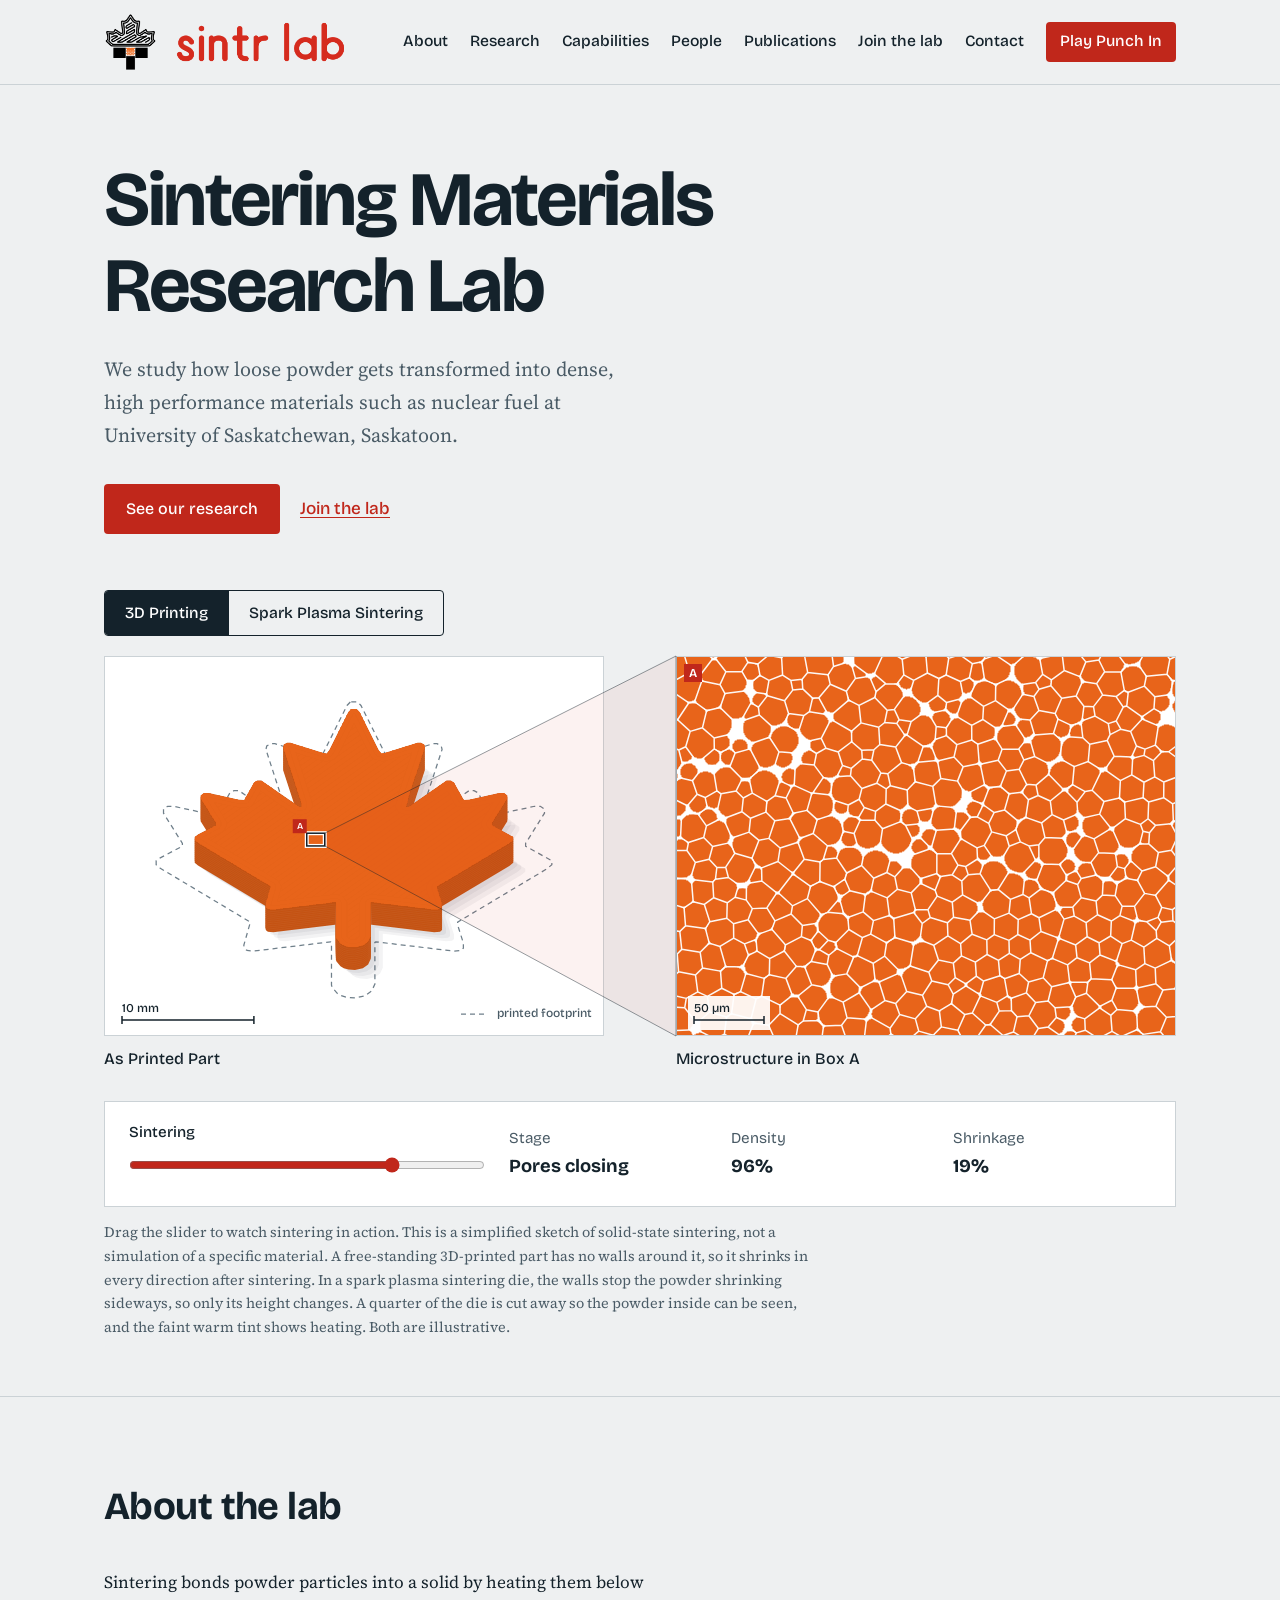
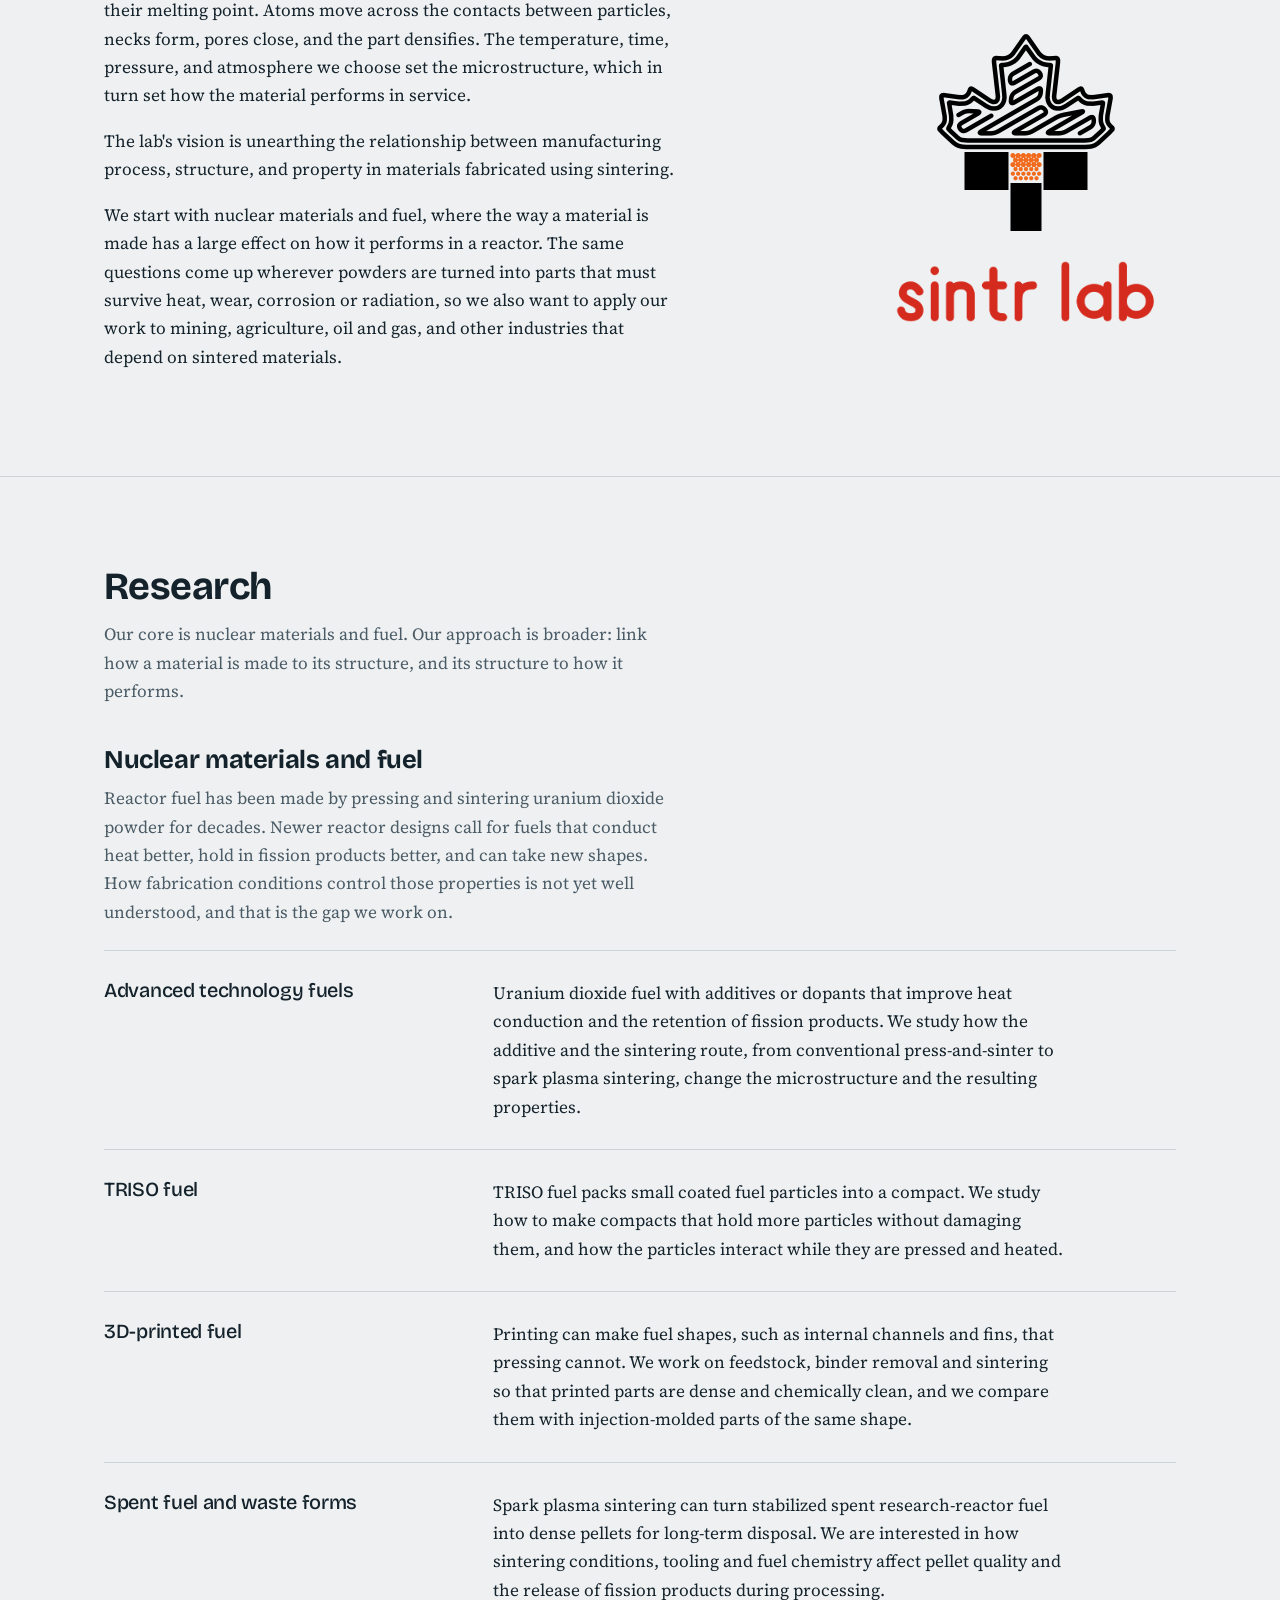
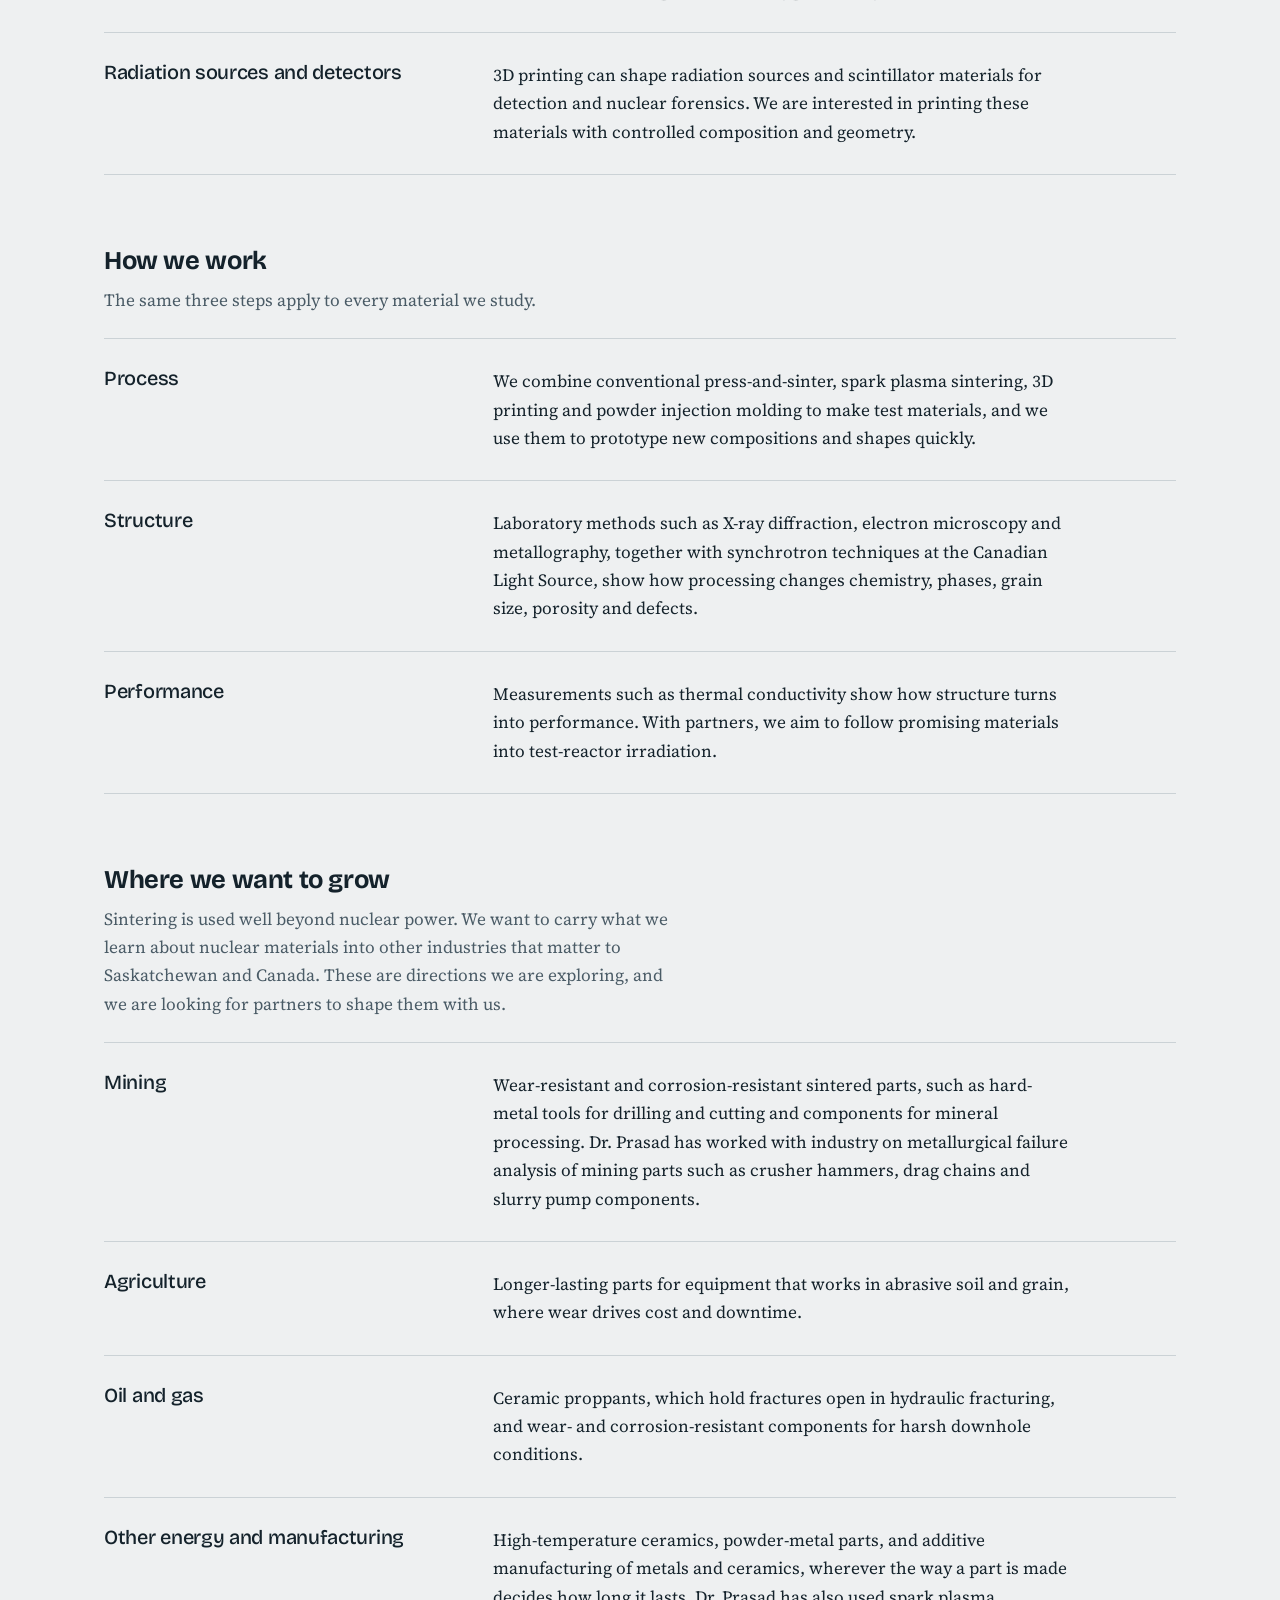
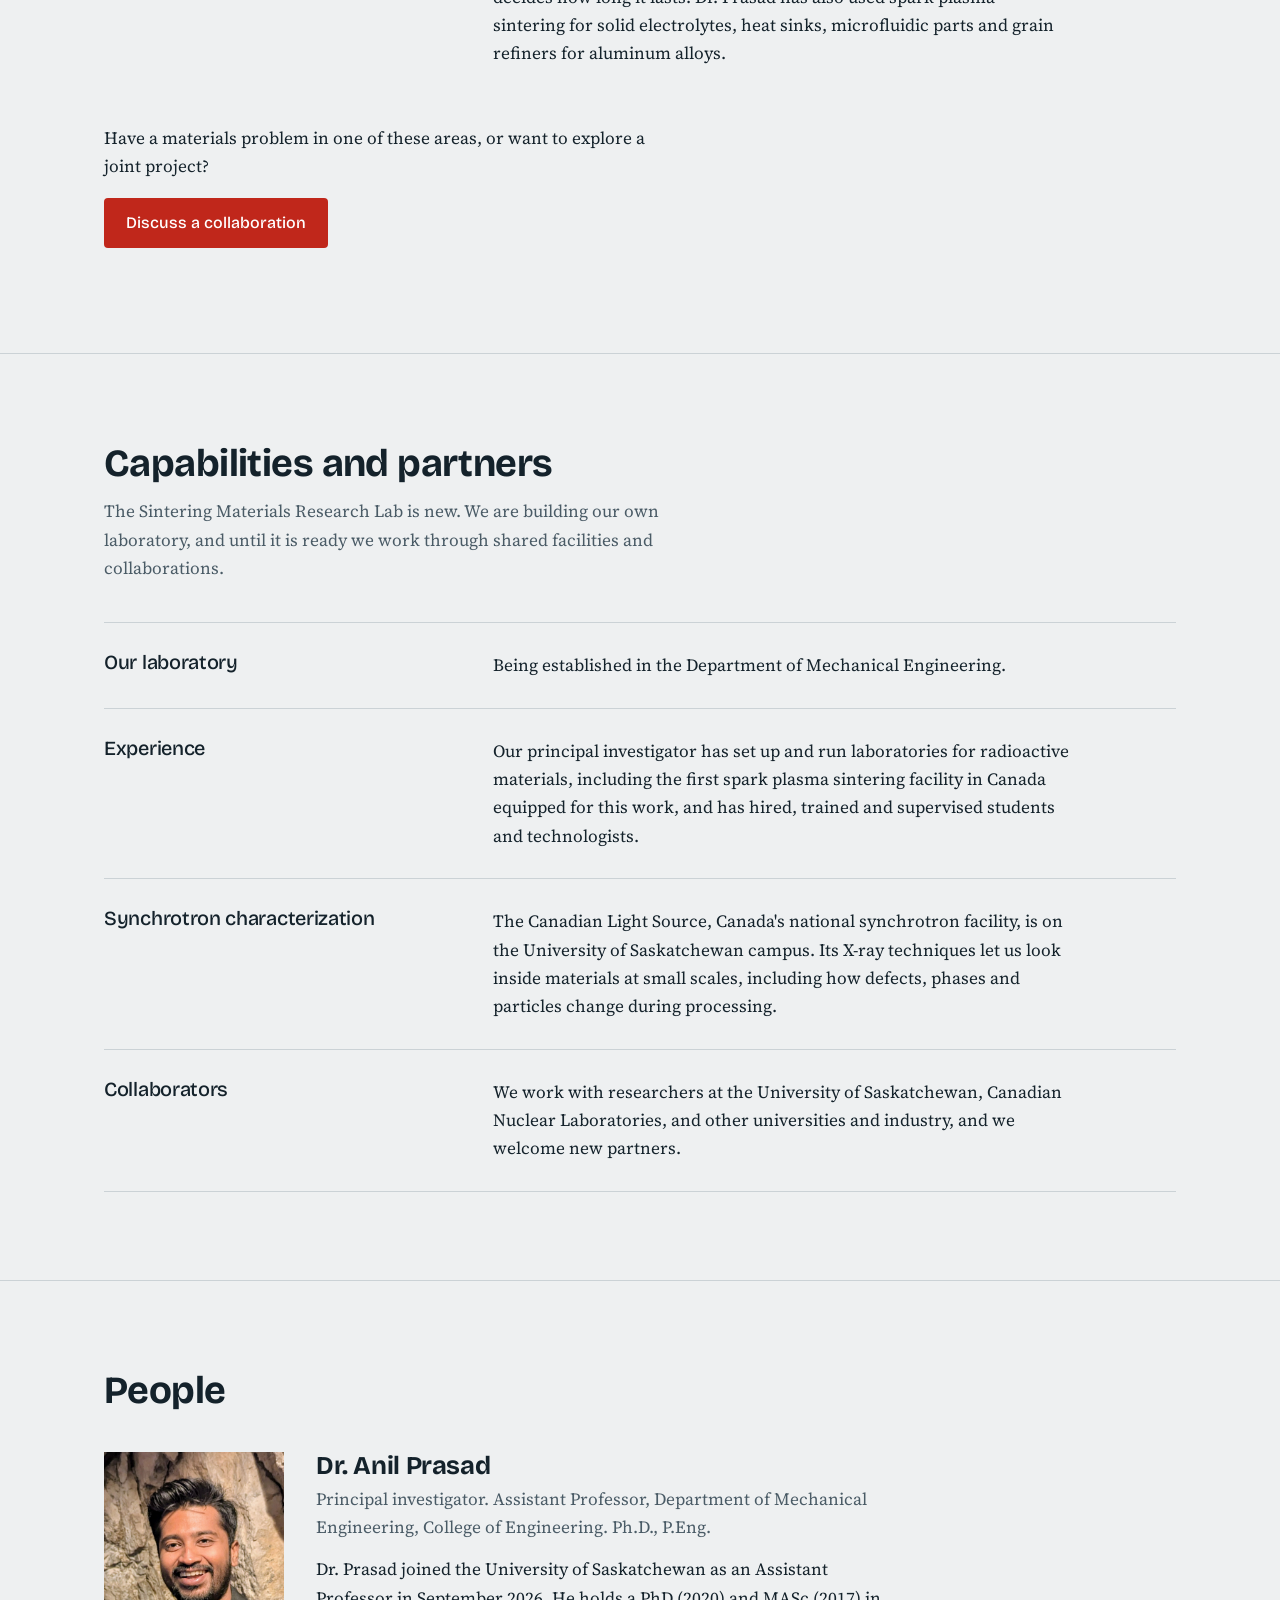
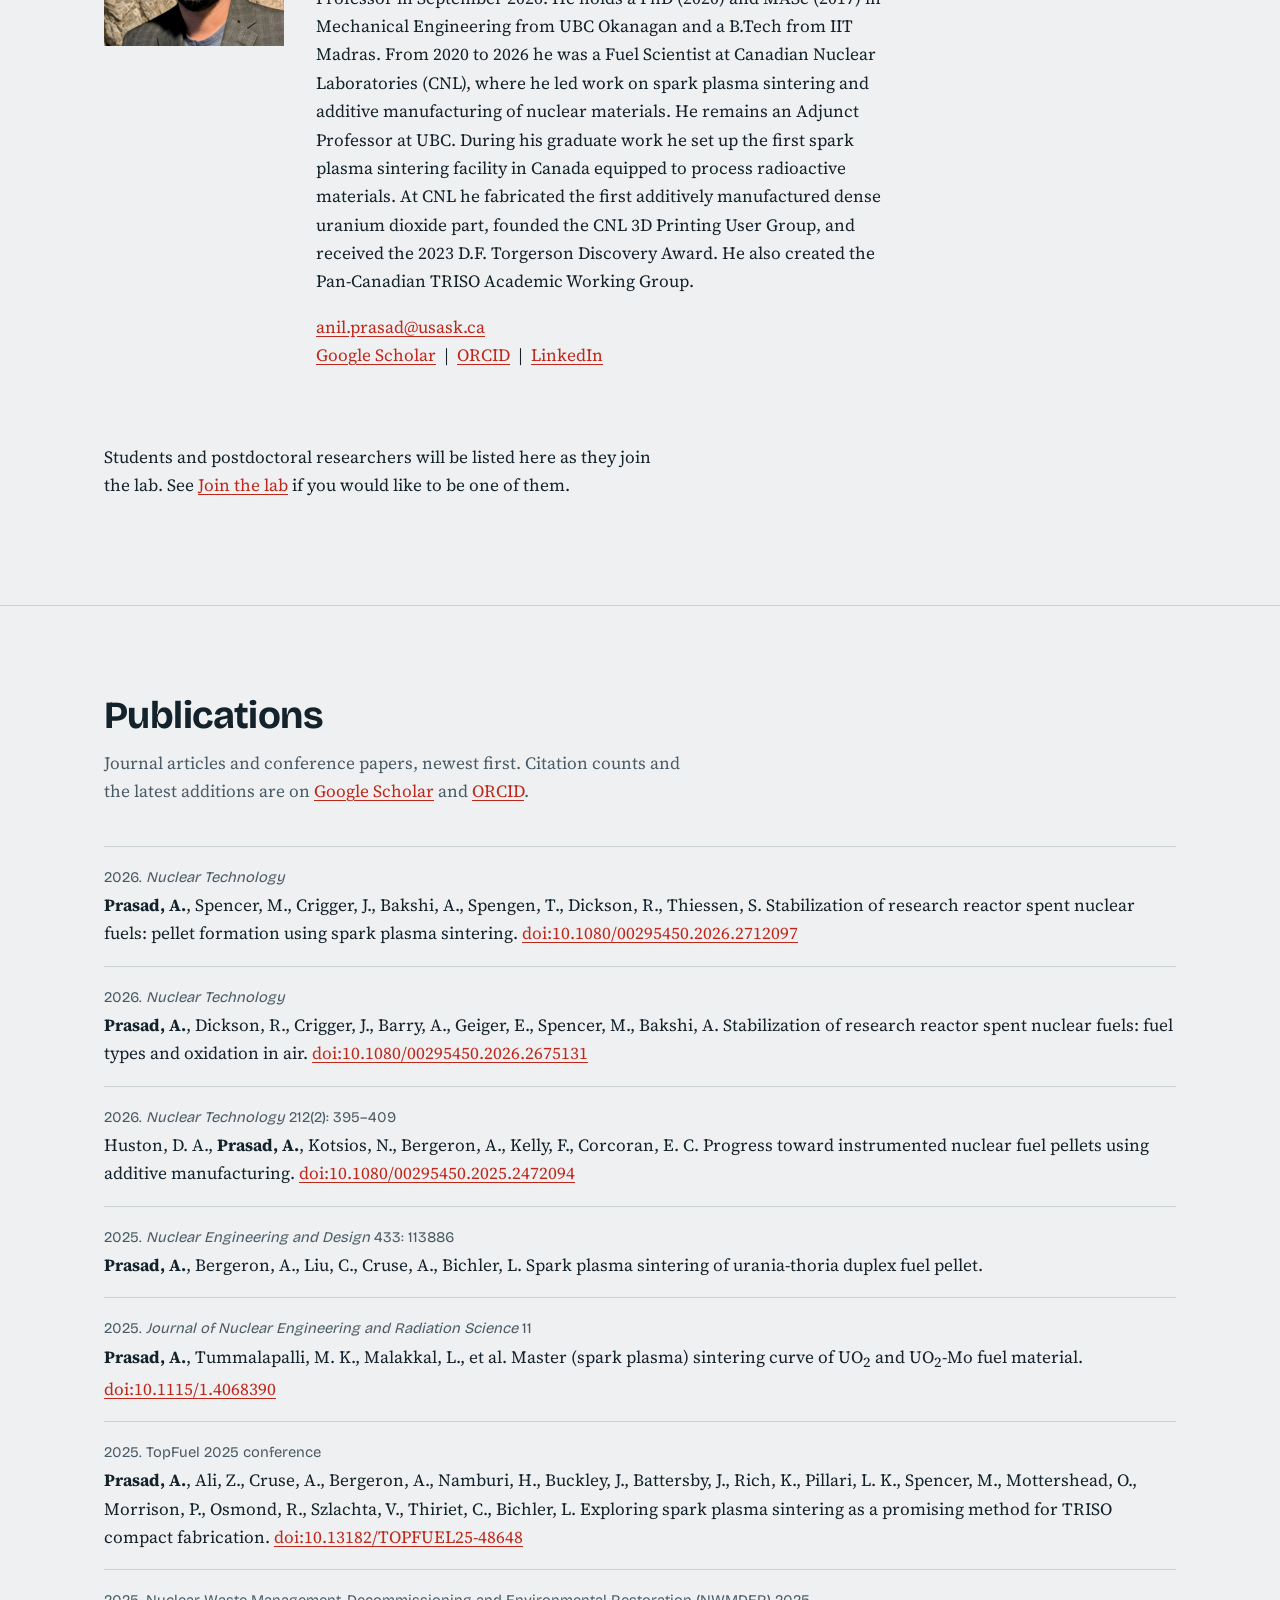
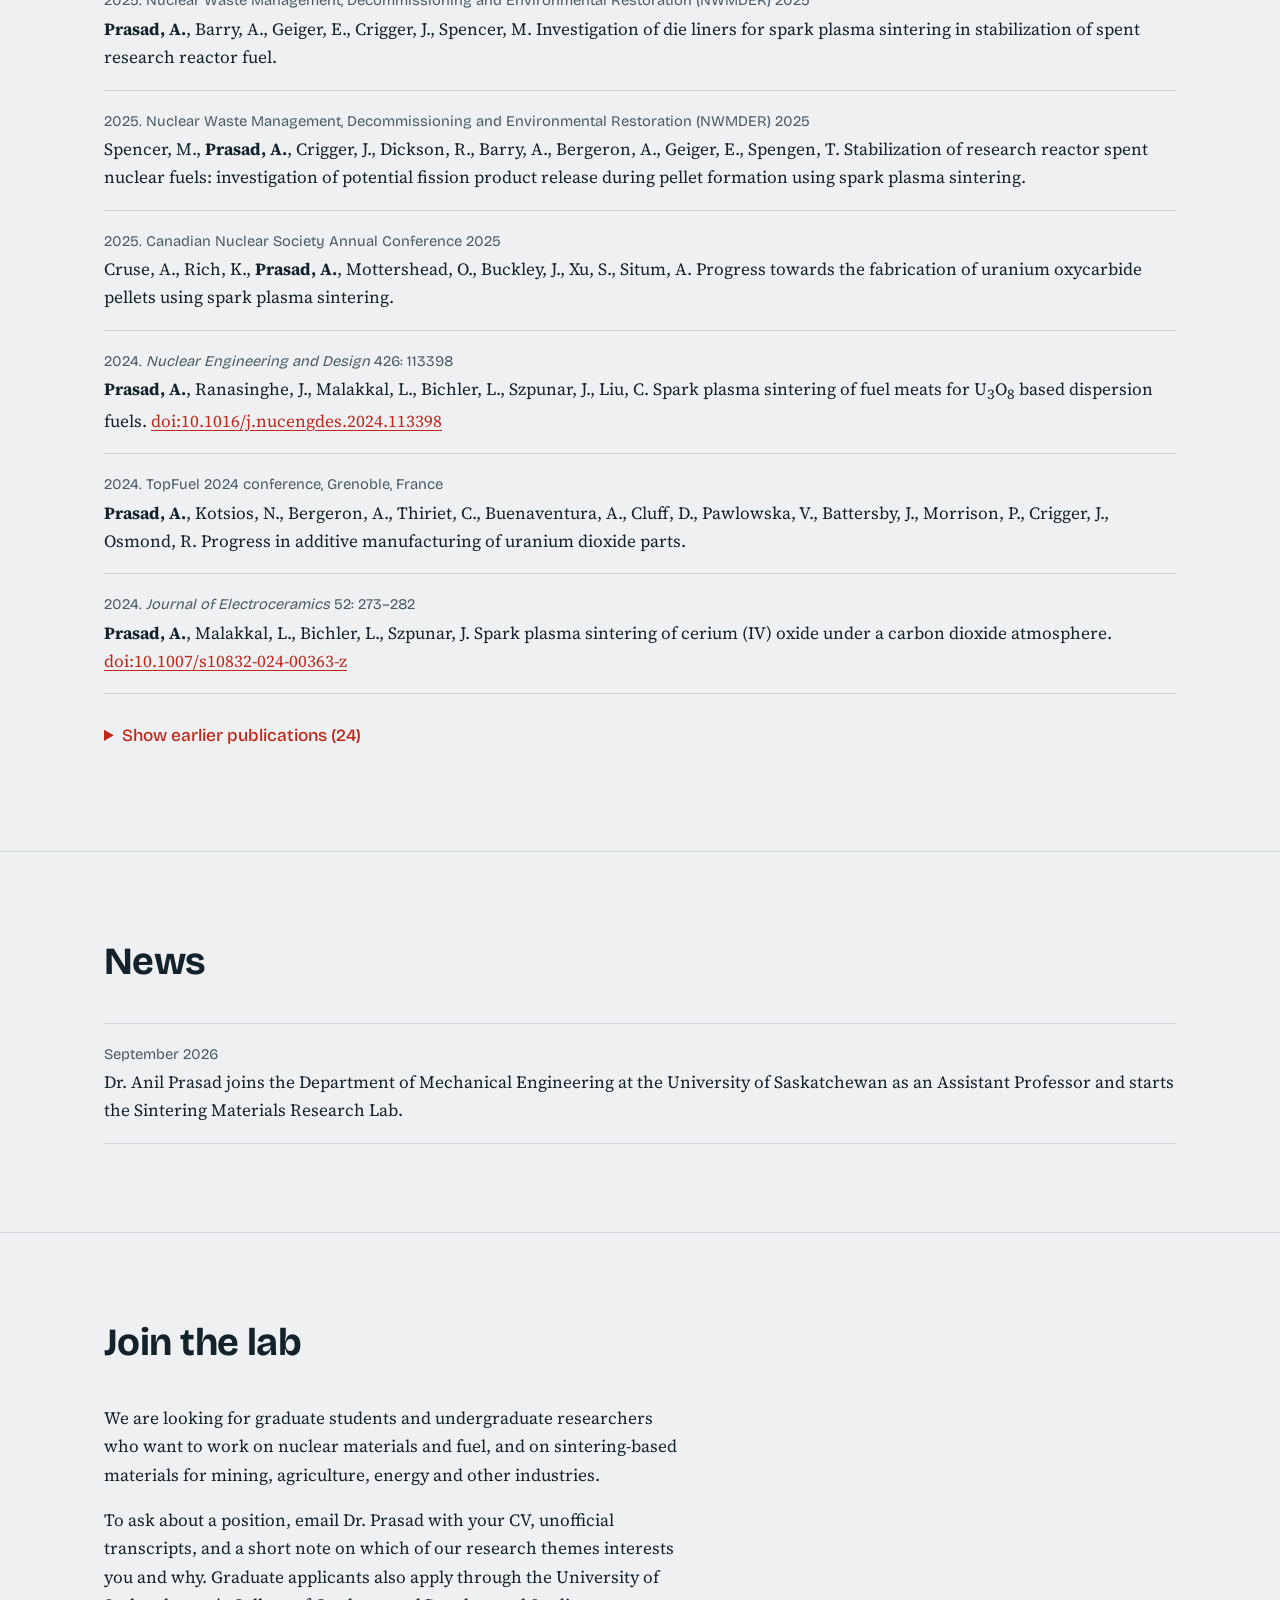
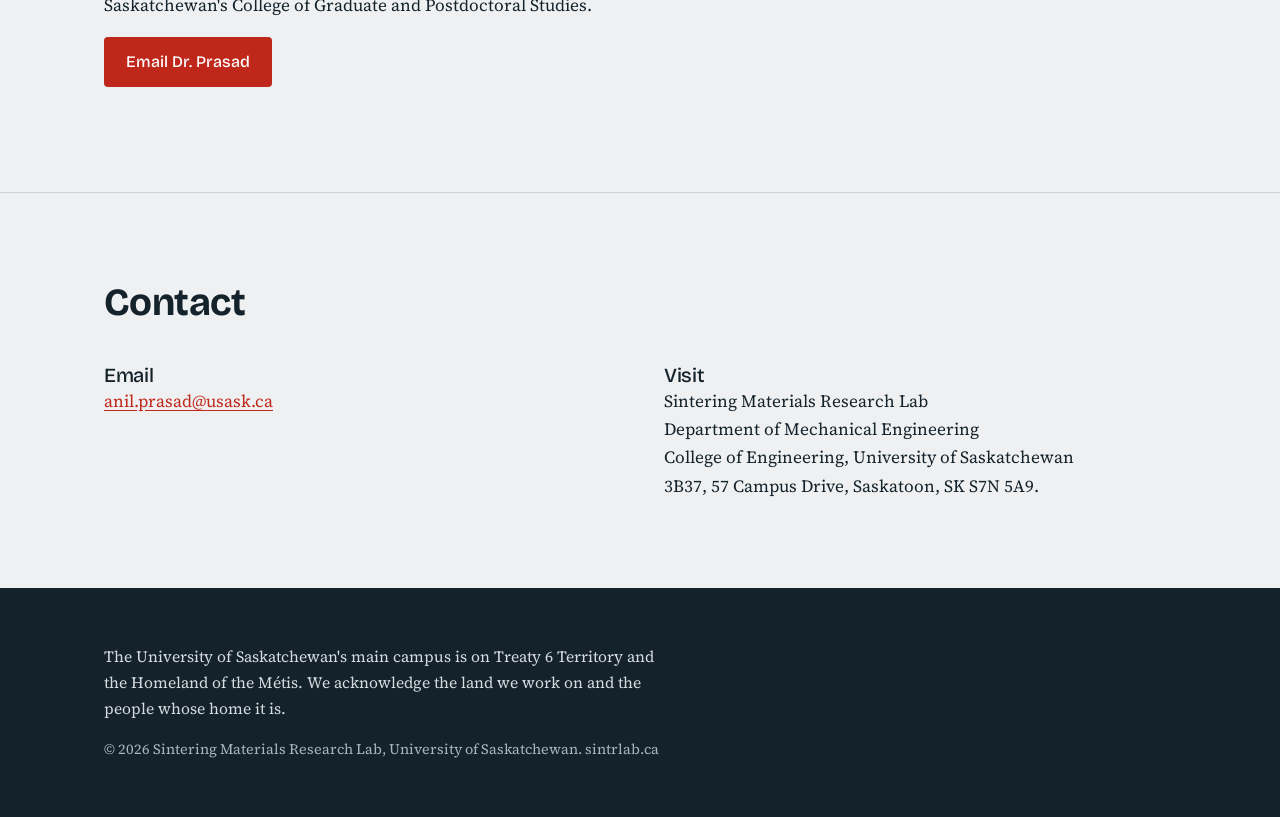
<file: index.html>
<!DOCTYPE html>
<html lang="en">
<head>
<meta charset="utf-8">
<meta name="viewport" content="width=device-width, initial-scale=1">
<title>Sintering Materials Research Lab | University of Saskatchewan</title>
<meta name="description" content="The Sintering Materials Research Lab at the University of Saskatchewan studies how powders become dense, high-performance materials, with a focus on nuclear materials and fuel. Saskatoon, Saskatchewan, Canada.">
<link rel="canonical" href="https://sintrlab.ca/">
<meta property="og:title" content="Sintering Materials Research Lab">
<meta property="og:description" content="Research on sintering, microstructure, and materials performance at the University of Saskatchewan.">
<meta property="og:url" content="https://sintrlab.ca/">
<meta property="og:type" content="website">
<meta name="theme-color" content="#EEF0F1">
<link rel="icon" type="image/svg+xml" href="sintrlab_symbol.png">
<link rel="preconnect" href="https://fonts.googleapis.com">
<link rel="preconnect" href="https://fonts.gstatic.com" crossorigin>
<link href="https://fonts.googleapis.com/css2?family=Bricolage+Grotesque:opsz,wght@12..96,500;12..96,700&family=Source+Serif+4:ital,opsz,wght@0,8..60,400;0,8..60,600;1,8..60,400&display=swap" rel="stylesheet">
 
<!--
  DRAFT NOTES
  Every item in a yellow [bracket] is a placeholder to replace or confirm.
  Search this file for class="ph" to find them all.
-->
 
<style>
:root {
  --bg: #EEF0F1;
  --surface: #FFFFFF;
  --ink: #14222B;
  --ink-soft: #4A5B66;
  --line: #CBD2D6;
  --accent: #C0271B;
  --accent-deep: #9C1F15;
  --orange: #F26B1D;
  --slate: #7D8F9B;
  --ph: #FFF1B8;
  --head: "Bricolage Grotesque", "Helvetica Neue", Arial, sans-serif;
  --body: "Source Serif 4", Georgia, "Times New Roman", serif;
}
 
*, *::before, *::after { box-sizing: border-box; }
html { scroll-behavior: smooth; scroll-padding-top: 72px; }
body {
  margin: 0;
  background: var(--bg);
  color: var(--ink);
  font-family: var(--body);
  font-size: 1.075rem;
  line-height: 1.65;
  -webkit-font-smoothing: antialiased;
}
@media (prefers-reduced-motion: reduce) { html { scroll-behavior: auto; } }
 
h1, h2, h3 { font-family: var(--head); line-height: 1.12; margin: 0; letter-spacing: -0.015em; }
h1 { font-size: clamp(2.5rem, 6.4vw, 4.8rem); font-weight: 700; letter-spacing: -0.03em; max-width: 14ch; }
h2 { font-size: clamp(1.7rem, 3.2vw, 2.4rem); font-weight: 700; }
h3 { font-size: 1.25rem; font-weight: 500; }
p { margin: 0 0 1em; max-width: 64ch; }
a { color: var(--accent); text-underline-offset: 3px; }
a:hover { color: var(--accent-deep); }
:focus-visible { outline: 3px solid var(--accent); outline-offset: 3px; border-radius: 2px; }
 
.wrap { max-width: 1120px; margin: 0 auto; padding: 0 24px; }
.section { padding: 88px 0; border-top: 1px solid var(--line); }
.section-head { margin-bottom: 40px; }
.section-head p { color: var(--ink-soft); margin-top: 12px; }
 
.ph { background: var(--ph); padding: 0 0.25em; border-radius: 2px; }
 
.skip {
  position: absolute; left: 16px; top: -60px;
  background: var(--ink); color: #fff; padding: 10px 16px; z-index: 100;
}
.skip:focus { top: 12px; }
 
/* Header */
.site-header {
  position: sticky; top: 0; z-index: 50;
  background: rgba(238, 240, 241, 0.92);
  backdrop-filter: blur(8px);
  border-bottom: 1px solid var(--line);
}
.site-header .wrap { display: flex; align-items: center; justify-content: space-between; gap: 16px; min-height: 84px; flex-wrap: wrap; padding-top: 10px; padding-bottom: 10px; }
.brand { display: inline-flex; align-items: center; gap: 16px; text-decoration: none; }
.brand-symbol { height: 58px; width: auto; display: block; }
.brand-word { height: 46px; width: auto; display: block; }
 
.hero-grid { display: block; }
.nav { display: flex; gap: 22px; flex-wrap: wrap; align-items: center; }
.nav a { font-family: var(--head); font-weight: 500; font-size: 0.98rem; color: var(--ink); text-decoration: none; padding: 4px 0; border-bottom: 2px solid transparent; }
.nav a:hover { border-bottom-color: var(--accent); color: var(--ink); }
.nav a.nav-game { background: var(--accent); color: #fff; padding: 6px 14px; border-radius: 4px; border-bottom-color: transparent; }
.nav a.nav-game:hover { background: var(--accent-deep); color: #fff; border-bottom-color: transparent; }
 
/* Hero */
.hero { padding: 72px 0 56px; }
.hero-sub { font-size: 1.25rem; color: var(--ink-soft); margin-top: 24px; max-width: 52ch; }
.hero-actions { display: flex; gap: 20px; align-items: center; flex-wrap: wrap; margin-top: 32px; }
.btn {
  display: inline-block; background: var(--accent); color: #fff;
  font-family: var(--head); font-weight: 500; font-size: 1rem;
  padding: 12px 22px; border-radius: 4px; text-decoration: none;
}
.btn:hover { background: var(--accent-deep); color: #fff; }
.text-link { font-family: var(--head); font-weight: 500; }
 
.ps-switch { display: inline-flex; border: 1px solid var(--ink); border-radius: 4px; overflow: hidden; margin: 56px 0 20px; font-family: var(--head); }
.ps-switch button { font: inherit; font-weight: 500; font-size: 0.98rem; padding: 9px 20px; border: 0; background: transparent; color: var(--ink); cursor: pointer; }
.ps-switch button + button { border-left: 1px solid var(--ink); }
.ps-switch button[aria-pressed="true"] { background: var(--ink); color: #fff; }
.ps-switch button:not([aria-pressed="true"]):hover { background: rgba(20, 34, 43, 0.08); }
.ps-stage { position: relative; display: grid; grid-template-columns: minmax(0, 1fr) minmax(0, 1fr); gap: 72px; }
.ps-panel { margin: 0; }
.ps-panel canvas { display: block; width: 100%; height: 380px; background: var(--surface); outline: 1px solid var(--line); outline-offset: -1px; }
.ps-panel figcaption { font-family: var(--head); font-size: 1rem; font-weight: 500; color: var(--ink); margin-top: 10px; }
.ps-links { position: absolute; inset: 0; width: 100%; height: 100%; pointer-events: none; overflow: visible; }
.ps-links polygon { fill: rgba(192, 39, 27, 0.06); stroke: rgba(20, 34, 43, 0.45); stroke-width: 1; }
.ps-controls { display: grid; grid-template-columns: minmax(0, 1.8fr) minmax(0, 1fr) minmax(0, 1fr) minmax(0, 1fr); gap: 24px; align-items: center; margin-top: 28px; padding: 18px 24px; background: var(--surface); border: 1px solid var(--line); font-family: var(--head); }
.ps-controls label { display: block; font-size: 0.95rem; font-weight: 500; margin-bottom: 6px; }
.ps-read { font-size: 0.95rem; color: var(--ink-soft); }
.ps-read strong { display: block; font-size: 1.15rem; font-weight: 700; color: var(--ink); }
input[type="range"] { width: 100%; accent-color: var(--accent); height: 28px; margin: 0; }
.ps-note { font-size: 0.9rem; color: var(--ink-soft); margin: 14px 0 0; max-width: 90ch; }
 
/* About */
.about-grid { display: grid; grid-template-columns: minmax(0, 1fr) 300px; gap: 72px; align-items: center; }
.about-logo { display: flex; flex-direction: column; align-items: center; gap: 20px; }
.about-symbol { width: 190px; height: auto; display: block; }
.about-word { width: 270px; height: auto; display: block; }
 
/* Research groups */
.group + .group { margin-top: 72px; }
.group-head { margin-bottom: 24px; }
.group-head h3 { font-size: 1.6rem; font-weight: 700; letter-spacing: -0.015em; }
.group-head p { color: var(--ink-soft); margin: 10px 0 0; }
.cta { margin-top: 28px; }
.more summary { cursor: pointer; font-family: var(--head); font-weight: 500; color: var(--accent); margin: 28px 0 12px; }
.more[open] summary { margin-bottom: 0; }
 
/* Rows */
.row {
  display: grid; grid-template-columns: minmax(0, 1fr) minmax(0, 2fr); gap: 24px 48px;
  padding: 28px 0; border-top: 1px solid var(--line);
}
.row:last-child { border-bottom: 1px solid var(--line); }
.row p:last-child { margin-bottom: 0; }
 
/* People */
.pi { display: grid; grid-template-columns: 180px minmax(0, 1fr); gap: 32px; align-items: start; margin-bottom: 56px; }
.avatar {
  width: 180px; height: 180px; background: var(--slate); color: #fff;
  display: grid; place-items: center; font-family: var(--head); font-weight: 700; font-size: 3rem;
}
.pi h3 { font-size: 1.6rem; font-weight: 700; margin-bottom: 4px; }
.pi .role { color: var(--ink-soft); margin-bottom: 14px; }
.table-wrap { overflow-x: auto; }
table { width: 100%; border-collapse: collapse; font-size: 1rem; }
caption { text-align: left; font-family: var(--head); font-weight: 700; font-size: 1.25rem; padding-bottom: 12px; }
th, td { text-align: left; padding: 14px 16px 14px 0; border-top: 1px solid var(--line); vertical-align: top; }
th { font-family: var(--head); font-weight: 500; color: var(--ink-soft); font-size: 0.95rem; }
tr:last-child td { border-bottom: 1px solid var(--line); }
.people-block + .people-block { margin-top: 48px; }
 
/* Lists */
.plain { list-style: none; margin: 0; padding: 0; }
.plain li { padding: 18px 0; border-top: 1px solid var(--line); }
.plain li:last-child { border-bottom: 1px solid var(--line); }
.plain .meta { display: block; font-family: var(--head); font-size: 0.92rem; color: var(--ink-soft); margin-bottom: 2px; }
 
/* Contact */
.contact-grid { display: grid; grid-template-columns: minmax(0, 1fr) minmax(0, 1fr); gap: 48px; }
address { font-style: normal; }
 
/* Footer */
.site-footer { background: var(--ink); color: #D5DCE0; padding: 56px 0; }
.site-footer a { color: #fff; }
.site-footer p { max-width: 70ch; font-size: 0.98rem; }
.site-footer .small { font-size: 0.9rem; color: #A9B6BE; margin: 0; }
 
@media (max-width: 820px) {
  .section { padding: 64px 0; }
  .row, .contact-grid { grid-template-columns: minmax(0, 1fr); gap: 12px; }
  .ps-switch { margin-top: 40px; }
  .ps-stage { grid-template-columns: minmax(0, 1fr); gap: 28px; }
  .ps-panel canvas { height: 340px; }
  .ps-panel + .ps-panel canvas { height: 260px; }
  .ps-controls { grid-template-columns: minmax(0, 1fr) minmax(0, 1fr) minmax(0, 1fr); gap: 16px; }
  .ps-controls > div:first-child { grid-column: 1 / -1; }
  .pi { grid-template-columns: minmax(0, 1fr); }
  .avatar { width: 120px; height: 120px; font-size: 2.2rem; }
  .nav { gap: 16px; }
  .brand { gap: 12px; }
  .brand-symbol { height: 46px; }
  .brand-word { height: 36px; }
  .about-grid { grid-template-columns: minmax(0, 1fr); gap: 36px; }
  .about-logo { align-items: flex-start; }
  .about-symbol { width: 130px; }
  .about-word { width: 210px; }
}
</style>
</head>
 
<body>
<a class="skip" href="#main">Skip to main content</a>
 
<header class="site-header">
  <div class="wrap">
    <a class="brand" href="#top" aria-label="Sintering Materials Research Lab, back to top"><img class="brand-symbol" src="sintrlab_symbol.png" alt="" width="380" height="414"><img class="brand-word" src="sintrlab_wordmark.png" alt="Sintr lab" width="442" height="116"></a>
    <nav class="nav" aria-label="Main">
      <a href="#about">About</a>
      <a href="#research">Research</a>
      <a href="#capabilities">Capabilities</a>
      <a href="#people">People</a>
      <a href="#publications">Publications</a>
      <a href="#join">Join the lab</a>
      <a href="#contact">Contact</a>
      <a class="nav-game" href="punch-in/index.html">Play Punch In</a>
    </nav>
  </div>
</header>
 
<main id="main">
 
  <!-- Hero -->
  <section class="hero" id="top">
    <div class="wrap">
      <div class="hero-grid">
        <div>
          <h1>Sintering Materials Research Lab</h1>
          <p class="hero-sub">We study how loose powder gets transformed into dense, high performance materials such as nuclear fuel at University of Saskatchewan, Saskatoon.</p>
          <div class="hero-actions">
            <a class="btn" href="#research">See our research</a>
            <a class="text-link" href="#join">Join the lab</a>
          </div>
        </div>
      </div>
 
      <div class="ps-switch" role="group" aria-label="Sintering route">
        <button type="button" id="tabPart" aria-pressed="true">3D Printing</button>
        <button type="button" id="tabDie" aria-pressed="false">Spark Plasma Sintering</button>
      </div>
 
      <div class="ps-stage" id="psStage">
        <figure class="ps-panel">
          <canvas id="partCv" role="img" aria-label="A whole maple leaf printed in layers, seen at an angle. As the slider moves, the gaps between the printed roads and the layer lines close, and the leaf shrinks inside a dashed outline of its printed footprint."></canvas>
          <figcaption id="capLeft">As Printed Part</figcaption>
        </figure>
        <figure class="ps-panel">
          <canvas id="microCv" role="img" aria-label="Powder particles inside the material. As the slider moves, the particles bond at necks, pull together, and the pores close until the material is almost fully dense."></canvas>
          <figcaption>Microstructure in Box A</figcaption>
        </figure>
        <svg class="ps-links" id="psLinks" aria-hidden="true"><polygon points=""/></svg>
      </div>
 
      <div class="ps-controls">
        <div>
          <label for="progress">Sintering</label>
          <input id="progress" type="range" min="0" max="100" value="0" step="1">
        </div>
        <div class="ps-read" aria-live="polite">Stage<strong id="stage">As printed</strong></div>
        <div class="ps-read">Density<strong id="density">50%</strong></div>
        <div class="ps-read">Shrinkage<strong id="shrink">0%</strong></div>
      </div>
      <p class="ps-note">Drag the slider to watch sintering in action. This is a simplified sketch of solid-state sintering, not a simulation of a specific material. A free-standing 3D-printed part has no walls around it, so it shrinks in every direction after sintering. In a spark plasma sintering die, the walls stop the powder shrinking sideways, so only its height changes. A quarter of the die is cut away so the powder inside can be seen, and the faint warm tint shows heating. Both are illustrative.</p>
    </div>
  </section>
 
  <!-- About -->
  <section class="section" id="about">
    <div class="wrap">
      <div class="section-head"><h2>About the lab</h2></div>
      <div class="about-grid">
        <div>
          <p>Sintering bonds powder particles into a solid by heating them below their melting point. Atoms move across the contacts between particles, necks form, pores close, and the part densifies. The temperature, time, pressure, and atmosphere we choose set the microstructure, which in turn set how the material performs in service.</p>
          <p>The lab's vision is unearthing the relationship between manufacturing process, structure, and property in materials fabricated using sintering.</p>
          <p>We start with nuclear materials and fuel, where the way a material is made has a large effect on how it performs in a reactor. The same questions come up wherever powders are turned into parts that must survive heat, wear, corrosion or radiation, so we also want to apply our work to mining, agriculture, oil and gas, and other industries that depend on sintered materials.</p>
        </div>
        <div class="about-logo">
          <img class="about-symbol" src="sintrlab_symbol.png" alt="Sintr lab symbol: a maple leaf filled with a printed tool-path pattern, above pressing blocks and packed orange particles." width="380" height="414">
          <img class="about-word" src="sintrlab_wordmark.png" alt="sintr lab" width="442" height="116">
        </div>
      </div>
    </div>
  </section>
 
  <!-- Research -->
  <section class="section" id="research">
    <div class="wrap">
      <div class="section-head">
        <h2>Research</h2>
        <p>Our core is nuclear materials and fuel. Our approach is broader: link how a material is made to its structure, and its structure to how it performs.</p>
      </div>
 
      <div class="group">
        <div class="group-head">
          <h3>Nuclear materials and fuel</h3>
          <p>Reactor fuel has been made by pressing and sintering uranium dioxide powder for decades. Newer reactor designs call for fuels that conduct heat better, hold in fission products better, and can take new shapes. How fabrication conditions control those properties is not yet well understood, and that is the gap we work on.</p>
        </div>
        <div class="row">
          <h3>Advanced technology fuels</h3>
          <p>Uranium dioxide fuel with additives or dopants that improve heat conduction and the retention of fission products. We study how the additive and the sintering route, from conventional press-and-sinter to spark plasma sintering, change the microstructure and the resulting properties.</p>
        </div>
        <div class="row">
          <h3>TRISO fuel</h3>
          <p>TRISO fuel packs small coated fuel particles into a compact. We study how to make compacts that hold more particles without damaging them, and how the particles interact while they are pressed and heated.</p>
        </div>
        <div class="row">
          <h3>3D-printed fuel</h3>
          <p>Printing can make fuel shapes, such as internal channels and fins, that pressing cannot. We work on feedstock, binder removal and sintering so that printed parts are dense and chemically clean, and we compare them with injection-molded parts of the same shape.</p>
        </div>
        <div class="row">
          <h3>Spent fuel and waste forms</h3>
          <p>Spark plasma sintering can turn stabilized spent research-reactor fuel into dense pellets for long-term disposal. We are interested in how sintering conditions, tooling and fuel chemistry affect pellet quality and the release of fission products during processing.</p>
        </div>
        <div class="row">
          <h3>Radiation sources and detectors</h3>
          <p>3D printing can shape radiation sources and scintillator materials for detection and nuclear forensics. We are interested in printing these materials with controlled composition and geometry.</p>
        </div>
      </div>
 
      <div class="group">
        <div class="group-head">
          <h3>How we work</h3>
          <p>The same three steps apply to every material we study.</p>
        </div>
        <div class="row">
          <h3>Process</h3>
          <p>We combine conventional press-and-sinter, spark plasma sintering, 3D printing and powder injection molding to make test materials, and we use them to prototype new compositions and shapes quickly.</p>
        </div>
        <div class="row">
          <h3>Structure</h3>
          <p>Laboratory methods such as X-ray diffraction, electron microscopy and metallography, together with synchrotron techniques at the Canadian Light Source, show how processing changes chemistry, phases, grain size, porosity and defects.</p>
        </div>
        <div class="row">
          <h3>Performance</h3>
          <p>Measurements such as thermal conductivity show how structure turns into performance. With partners, we aim to follow promising materials into test-reactor irradiation.</p>
        </div>
      </div>
 
      <div class="group">
        <div class="group-head">
          <h3>Where we want to grow</h3>
          <p>Sintering is used well beyond nuclear power. We want to carry what we learn about nuclear materials into other industries that matter to Saskatchewan and Canada. These are directions we are exploring, and we are looking for partners to shape them with us.</p>
        </div>
        <div class="row">
          <h3>Mining</h3>
          <p>Wear-resistant and corrosion-resistant sintered parts, such as hard-metal tools for drilling and cutting and components for mineral processing. Dr. Prasad has worked with industry on metallurgical failure analysis of mining parts such as crusher hammers, drag chains and slurry pump components.</p>
        </div>
        <div class="row">
          <h3>Agriculture</h3>
          <p>Longer-lasting parts for equipment that works in abrasive soil and grain, where wear drives cost and downtime.</p>
        </div>
        <div class="row">
          <h3>Oil and gas</h3>
          <p>Ceramic proppants, which hold fractures open in hydraulic fracturing, and wear- and corrosion-resistant components for harsh downhole conditions.</p>
        </div>
        <div class="row">
          <h3>Other energy and manufacturing</h3>
          <p>High-temperature ceramics, powder-metal parts, and additive manufacturing of metals and ceramics, wherever the way a part is made decides how long it lasts. Dr. Prasad has also used spark plasma sintering for solid electrolytes, heat sinks, microfluidic parts and grain refiners for aluminum alloys.</p>
        </div>
        <p class="cta">Have a materials problem in one of these areas, or want to explore a joint project?</p>
        <p><a class="btn" href="mailto:anil.prasad@usask.ca?subject=Collaboration%20inquiry%20-%20Sintering%20Materials%20Research%20Lab">Discuss a collaboration</a></p>
      </div>
    </div>
  </section>
 
  <!-- Capabilities and partners -->
  <section class="section" id="capabilities">
    <div class="wrap">
      <div class="section-head">
        <h2>Capabilities and partners</h2>
        <p>The Sintering Materials Research Lab is new. We are building our own laboratory, and until it is ready we work through shared facilities and collaborations.</p>
      </div>
      <div class="row">
        <h3>Our laboratory</h3>
        <p>Being established in the Department of Mechanical Engineering.</p>
      </div>
      <div class="row">
        <h3>Experience</h3>
        <p>Our principal investigator has set up and run laboratories for radioactive materials, including the first spark plasma sintering facility in Canada equipped for this work, and has hired, trained and supervised students and technologists.</p>
      </div>
      <div class="row">
        <h3>Synchrotron characterization</h3>
        <p>The Canadian Light Source, Canada's national synchrotron facility, is on the University of Saskatchewan campus. Its X-ray techniques let us look inside materials at small scales, including how defects, phases and particles change during processing.</p>
      </div>
      <div class="row">
        <h3>Collaborators</h3>
        <p>We work with researchers at the University of Saskatchewan, Canadian Nuclear Laboratories, and other universities and industry, and we welcome new partners.</p>
      </div>
    </div>
  </section>
 
  <!-- People -->
  <section class="section" id="people">
    <div class="wrap">
      <div class="section-head"><h2>People</h2></div>
 
      <div class="pi">
        <div class="avatar"><img src="Anil_prasad.jpg" alt="Dr. Anil Prasad" width="180" height="194" style="width:100%;height:100%;object-fit:cover;object-position:50% 25%;display:block"></div>
        <div>
          <h3>Dr. Anil Prasad</h3>
          <p class="role">Principal investigator. Assistant Professor, Department of Mechanical Engineering, College of Engineering. Ph.D., P.Eng.</p>
          <p>Dr. Prasad joined the University of Saskatchewan as an Assistant Professor in September 2026. He holds a PhD (2020) and MASc (2017) in Mechanical Engineering from UBC Okanagan and a B.Tech from IIT Madras. From 2020 to 2026 he was a Fuel Scientist at Canadian Nuclear Laboratories (CNL), where he led work on spark plasma sintering and additive manufacturing of nuclear materials. He remains an Adjunct Professor at UBC. During his graduate work he set up the first spark plasma sintering facility in Canada equipped to process radioactive materials. At CNL he fabricated the first additively manufactured dense uranium dioxide part, founded the CNL 3D Printing User Group, and received the 2023 D.F. Torgerson Discovery Award. He also created the Pan-Canadian TRISO Academic Working Group.</p>
          <p><a href="mailto:anil.prasad@usask.ca">anil.prasad@usask.ca</a><br><a href="https://scholar.google.com/citations?hl=en&user=GAYjEOsAAAAJ">Google Scholar</a> &nbsp;|&nbsp; <a href="https://orcid.org/0000-0002-8381-9841">ORCID</a> &nbsp;|&nbsp; <a href="https://www.linkedin.com/in/prasadanil/">LinkedIn</a></p>
        </div>
      </div>
 
      <p>Students and postdoctoral researchers will be listed here as they join the lab. See <a href="#join">Join the lab</a> if you would like to be one of them.</p>
    </div>
  </section>
 
  <!-- Publications -->
  <section class="section" id="publications">
    <div class="wrap">
      <div class="section-head">
        <h2>Publications</h2>
        <p>Journal articles and conference papers, newest first. Citation counts and the latest additions are on <a href="https://scholar.google.com/citations?hl=en&user=GAYjEOsAAAAJ">Google Scholar</a> and <a href="https://orcid.org/0000-0002-8381-9841">ORCID</a>.</p>
      </div>
      <ul class="plain">
        <li><span class="meta">2026. <em>Nuclear Technology</em></span><strong>Prasad, A.</strong>, Spencer, M., Crigger, J., Bakshi, A., Spengen, T., Dickson, R., Thiessen, S. Stabilization of research reactor spent nuclear fuels: pellet formation using spark plasma sintering. <a href="https://doi.org/10.1080/00295450.2026.2712097">doi:10.1080/00295450.2026.2712097</a></li>
        <li><span class="meta">2026. <em>Nuclear Technology</em></span><strong>Prasad, A.</strong>, Dickson, R., Crigger, J., Barry, A., Geiger, E., Spencer, M., Bakshi, A. Stabilization of research reactor spent nuclear fuels: fuel types and oxidation in air. <a href="https://doi.org/10.1080/00295450.2026.2675131">doi:10.1080/00295450.2026.2675131</a></li>
        <li><span class="meta">2026. <em>Nuclear Technology</em> 212(2): 395–409</span>Huston, D. A., <strong>Prasad, A.</strong>, Kotsios, N., Bergeron, A., Kelly, F., Corcoran, E. C. Progress toward instrumented nuclear fuel pellets using additive manufacturing. <a href="https://doi.org/10.1080/00295450.2025.2472094">doi:10.1080/00295450.2025.2472094</a></li>
        <li><span class="meta">2025. <em>Nuclear Engineering and Design</em> 433: 113886</span><strong>Prasad, A.</strong>, Bergeron, A., Liu, C., Cruse, A., Bichler, L. Spark plasma sintering of urania-thoria duplex fuel pellet.</li>
        <li><span class="meta">2025. <em>Journal of Nuclear Engineering and Radiation Science</em> 11</span><strong>Prasad, A.</strong>, Tummalapalli, M. K., Malakkal, L., et al. Master (spark plasma) sintering curve of UO<sub>2</sub> and UO<sub>2</sub>-Mo fuel material. <a href="https://doi.org/10.1115/1.4068390">doi:10.1115/1.4068390</a></li>
        <li><span class="meta">2025. TopFuel 2025 conference</span><strong>Prasad, A.</strong>, Ali, Z., Cruse, A., Bergeron, A., Namburi, H., Buckley, J., Battersby, J., Rich, K., Pillari, L. K., Spencer, M., Mottershead, O., Morrison, P., Osmond, R., Szlachta, V., Thiriet, C., Bichler, L. Exploring spark plasma sintering as a promising method for TRISO compact fabrication. <a href="https://doi.org/10.13182/TOPFUEL25-48648">doi:10.13182/TOPFUEL25-48648</a></li>
        <li><span class="meta">2025. Nuclear Waste Management, Decommissioning and Environmental Restoration (NWMDER) 2025</span><strong>Prasad, A.</strong>, Barry, A., Geiger, E., Crigger, J., Spencer, M. Investigation of die liners for spark plasma sintering in stabilization of spent research reactor fuel.</li>
        <li><span class="meta">2025. Nuclear Waste Management, Decommissioning and Environmental Restoration (NWMDER) 2025</span>Spencer, M., <strong>Prasad, A.</strong>, Crigger, J., Dickson, R., Barry, A., Bergeron, A., Geiger, E., Spengen, T. Stabilization of research reactor spent nuclear fuels: investigation of potential fission product release during pellet formation using spark plasma sintering.</li>
        <li><span class="meta">2025. Canadian Nuclear Society Annual Conference 2025</span>Cruse, A., Rich, K., <strong>Prasad, A.</strong>, Mottershead, O., Buckley, J., Xu, S., Situm, A. Progress towards the fabrication of uranium oxycarbide pellets using spark plasma sintering.</li>
        <li><span class="meta">2024. <em>Nuclear Engineering and Design</em> 426: 113398</span><strong>Prasad, A.</strong>, Ranasinghe, J., Malakkal, L., Bichler, L., Szpunar, J., Liu, C. Spark plasma sintering of fuel meats for U<sub>3</sub>O<sub>8</sub> based dispersion fuels. <a href="https://doi.org/10.1016/j.nucengdes.2024.113398">doi:10.1016/j.nucengdes.2024.113398</a></li>
        <li><span class="meta">2024. TopFuel 2024 conference, Grenoble, France</span><strong>Prasad, A.</strong>, Kotsios, N., Bergeron, A., Thiriet, C., Buenaventura, A., Cluff, D., Pawlowska, V., Battersby, J., Morrison, P., Crigger, J., Osmond, R. Progress in additive manufacturing of uranium dioxide parts.</li>
        <li><span class="meta">2024. <em>Journal of Electroceramics</em> 52: 273–282</span><strong>Prasad, A.</strong>, Malakkal, L., Bichler, L., Szpunar, J. Spark plasma sintering of cerium (IV) oxide under a carbon dioxide atmosphere. <a href="https://doi.org/10.1007/s10832-024-00363-z">doi:10.1007/s10832-024-00363-z</a></li>
      </ul>
      <details class="more">
        <summary>Show earlier publications (24)</summary>
        <ul class="plain">
        <li><span class="meta">2024. TopFuel 2024 conference, Grenoble, France</span><strong>Prasad, A.</strong>, Kermani, A., Osmond, R., Morrison, P., Szlachta, V., Atfield, J., Yaraskavitch, L. Fabrication of homogenised TRISO analogue fuel for reactor physics testing.</li>
        <li><span class="meta">2024. TopFuel 2024 conference, Grenoble, France</span><strong>Prasad, A.</strong>, Spencer, M., Geiger, E., Barry, A. Application of spark plasma sintering for stabilisation of spent research reactor fuel materials.</li>
        <li><span class="meta">2024. Generation IV and Small Reactors (G4SR-5) conference</span>Buckley, J., Spencer, M., <strong>Prasad, A.</strong>, Battersby, J., Osmond, R., Thiriet, C., Pawlowska, V., Pillari, L., Bichler, L. Fabrication of graphitic matrix fuel compacts applicable to high temperature gas cooled reactors.</li>
        <li><span class="meta">2024. 43rd Annual Canadian Nuclear Society Conference</span>Liu, C., <strong>Prasad, A.</strong>, Kotsios, N., Afolabi, O., Bentoumi, G., Li, L. The use of additive manufacturing for fabrication of radiation sources in nuclear forensics applications.</li>
        <li><span class="meta">2023. <em>Nuclear Engineering and Technology</em> 55(10): 3725–3731</span>Malakkal, L., <strong>Prasad, A.</strong>, Ranasinghe, J., Tummalapalli, M. K., Jossou, E., Bichler, L., Szpunar, J. Enhanced thermal conductivity of spark plasma sintered thorium dioxide-silicon carbide composite fuel pellets.</li>
        <li><span class="meta">2023. 5th Canadian Conference on Nuclear Waste Management, Decommissioning and Environmental Restoration</span>Spencer, M., Barry, A., Bergeron, A., Crigger, B., Dickson, R., Goliad, A., <strong>Prasad, A.</strong>, Stoddard, T. The use of spark plasma sintering for compact formation from chemically stabilised research reactor fuels for disposal.</li>
        <li><span class="meta">2022. <em>International Journal of Metalcasting</em> 16: 573–584</span>Karanam, A., <strong>Prasad, A.</strong>, Bichler, L., Birnie-Browne, R. In-service performance of high-manganese steel clinker crusher hammer.</li>
        <li><span class="meta">2022. <em>Journal of Nuclear Materials</em> 559: 153444</span>Tummalapalli, M. K., Szpunar, J. A., <strong>Prasad, A.</strong>, Malakkal, L., Bichler, L. Evaluation of thermophysical properties of UO<sub>2</sub>-10 vol% Mo nuclear fuel pellets. <a href="https://doi.org/10.1016/j.jnucmat.2021.153444">doi:10.1016/j.jnucmat.2021.153444</a></li>
        <li><span class="meta">2021. <em>Nuclear Engineering and Technology</em> 53(12): 4052–4059</span>Tummalapalli, M. K., Szpunar, J. A., <strong>Prasad, A.</strong>, Bichler, L. EBSD studies on microstructure and crystallographic orientation of UO<sub>2</sub>-Mo composite fuels.</li>
        <li><span class="meta">2021. <em>Journal of Nuclear Materials</em> 549: 152900</span>Ranasinghe, J., Malakkal, L., Szpunar, B., <strong>Prasad, A.</strong>, Jossou, E., Szpunar, J., Bichler, L. DFT and experimental study on the thermal conductivity of U<sub>3</sub>O<sub>8</sub> and U<sub>3</sub>O<sub>8</sub>-X (X = Al and Mo). <a href="https://doi.org/10.1016/j.jnucmat.2021.152900">doi:10.1016/j.jnucmat.2021.152900</a></li>
        <li><span class="meta">2020. <em>Scripta Materialia</em> 186: 375–380</span>Karati, A., Hariharan, V. S., Ghosh, S., <strong>Prasad, A.</strong>, Nagini, M., Guruvidyathri, K., Mallik, R. C., Shabadi, R., Bichler, L., Murty, B. S., Varadaraju, U. V. Thermoelectric properties of half-Heusler high-entropy Ti<sub>2</sub>NiCoSn<sub>1-x</sub>Sb<sub>1+x</sub> (x = 0.5, 1) alloys with VEC &gt; 18.</li>
        <li><span class="meta">2019. <em>Nanomaterials</em> 9(8): 1086</span>Zhu, H., <strong>Prasad, A.</strong>, Doja, S., Bichler, L., Liu, J. Spark plasma sintering of lithium aluminum germanium phosphate solid electrolyte and its electrochemical properties.</li>
        <li><span class="meta">2019. <em>Journal of Nuclear Materials</em> 527: 151811</span>Malakkal, L., <strong>Prasad, A.</strong>, Ranasinghe, J., Jossou, E., Olamedji, D., Szpunar, B., Bichler, L., Szpunar, J. The effect of SPS processing parameters on the microstructure and thermal conductivity of ThO<sub>2</sub>.</li>
        <li><span class="meta">2019. <em>Journal of Alloys and Compounds</em> 798: 507–516</span>Malakkal, L., <strong>Prasad, A.</strong>, Jossou, E., Ranasinghe, J., Szpunar, B., Bichler, L., Szpunar, J. Thermal conductivity of bulk and porous ThO<sub>2</sub>: atomistic and experimental study.</li>
        <li><span class="meta">2019. <em>Ceramic Transactions</em> 266: 39–48</span><strong>Prasad, A.</strong>, Malakkal, L., Szpunar, J., Bichler, L. Optimizing processing conditions for thorium dioxide using spark plasma sintering. <a href="https://doi.org/10.1002/9781119631460.ch12">doi:10.1002/9781119631460.ch12</a></li>
        <li><span class="meta">2019. <em>Scientific Reports</em> 9: 6326</span>Malakkal, L., <strong>Prasad, A.</strong>, Oladimeji, D., Jossou, E., Ranasinghe, J., Szpunar, B., Bichler, L., Szpunar, J. Atomistic and experimental study on thermal conductivity of bulk and porous cerium dioxide.</li>
        <li><span class="meta">2019. <em>Transactions of the Indian Institute of Metals</em> 72(6): 1399–1403</span><strong>Prasad, A.</strong>, Lafortune, L., Mok, J., Bichler, L. An investigation on spark plasma sintering of a carbon black grain refiner for the aluminum alloy B319.</li>
        <li><span class="meta">2018. <em>Transactions of the Indian Institute of Metals</em> 71(11): 2759–2763</span><strong>Prasad, A.</strong>, Mok, J., Lafortune, L., Bichler, L. Grain refinement of B319 alloy using spark plasma sintered Al–Ti–C grain refiners.</li>
        <li><span class="meta">2018. Materials Science &amp; Technology 2018 proceedings</span>Doja, S., <strong>Prasad, A.</strong>, Bichler, L. Spark plasma sintering of pure cadmium.</li>
        <li><span class="meta">2018. <em>Acta Materialia</em> 153: 214–225</span>Chattopadhyay, C., <strong>Prasad, A.</strong>, Murty, B. S. Phase prediction in high entropy alloys: a kinetic approach.</li>
        <li><span class="meta">2018. <em>Ceramic Transactions</em> 261: 217–224</span><strong>Prasad, A.</strong>, Malakkal, L., Bichler, L., Szpunar, J. Challenges in spark plasma sintering of cerium (IV) oxide.</li>
        <li><span class="meta">2018. <em>Ceramic Transactions</em> 261: 127–136</span><strong>Prasad, A.</strong>, Doja, S., Bichler, L. On the effect of electric field during spark plasma sintering: a “Faraday cage” approach.</li>
        <li><span class="meta">2017. <em>Materials &amp; Design</em> 126: 37–46</span>Vaidya, M., <strong>Prasad, A.</strong>, Parakh, A., Murty, B. S. Influence of sequence of elemental addition on phase evolution in nanocrystalline AlCoCrFeNi: novel approach to alloy synthesis using mechanical alloying.</li>
        <li><span class="meta">2016. Canadian Society for Mechanical Engineering International Congress 2016</span><strong>Prasad, A.</strong>, Malakkal, L., Bichler, L., Szpunar, J. Effect of spark plasma sintering process parameters on density and microstructure of cerium (IV) oxide.</li>
        </ul>
      </details>
    </div>
  </section>
 
  <!-- News -->
  <section class="section" id="news">
    <div class="wrap">
      <div class="section-head"><h2>News</h2></div>
      <ul class="plain">
        <li><span class="meta">September 2026</span>Dr. Anil Prasad joins the Department of Mechanical Engineering at the University of Saskatchewan as an Assistant Professor and starts the Sintering Materials Research Lab.</li>
        <!--<li><span class="meta"><span class="ph">[Date]</span></span><span class="ph">[Add the next announcement: a new paper, award, grant, or student milestone.]</span></li>-->
      </ul>
    </div>
  </section>
 
  <!-- Join -->
  <section class="section" id="join">
    <div class="wrap">
      <div class="section-head"><h2>Join the lab</h2></div>
      <p>We are looking for graduate students and undergraduate researchers who want to work on nuclear materials and fuel, and on sintering-based materials for mining, agriculture, energy and other industries.</p>
      <p>To ask about a position, email Dr. Prasad with your CV, unofficial transcripts, and a short note on which of our research themes interests you and why. Graduate applicants also apply through the University of Saskatchewan's College of Graduate and Postdoctoral Studies.</p>
      <p><a class="btn" href="mailto:anil.prasad@usask.ca?subject=Research%20position%20inquiry%20-%20Sintering%20Materials%20Research%20Lab">Email Dr. Prasad</a></p>
    </div>
  </section>
 
  <!-- Contact -->
  <section class="section" id="contact">
    <div class="wrap">
      <div class="section-head"><h2>Contact</h2></div>
      <div class="contact-grid">
        <div>
          <h3>Email</h3>
          <p><a href="mailto:anil.prasad@usask.ca">anil.prasad@usask.ca</a></p>
        </div>
        <div>
          <h3>Visit</h3>
          <address>
            Sintering Materials Research Lab<br>
            Department of Mechanical Engineering<br>
            College of Engineering, University of Saskatchewan<br>
            3B37, 57 Campus Drive, Saskatoon, SK S7N 5A9. 
          </address>
        </div>
      </div>
    </div>
  </section>
</main>
 
<footer class="site-footer">
  <div class="wrap">
    <p>The University of Saskatchewan's main campus is on Treaty 6 Territory and the Homeland of the Métis. We acknowledge the land we work on and the people whose home it is. </p>
    <p class="small">&copy; 2026 Sintering Materials Research Lab, University of Saskatchewan. sintrlab.ca</p>
  </div>
</footer>
 
<script>
/* Sintering model: fixed-size particles, necks that widen at contacts,
   and centre-to-centre approach (shrinkage) as the necks grow. */
function mulberry32(a) {
  return function () {
    a |= 0; a = (a + 0x6D2B79F5) | 0;
    let x = Math.imul(a ^ (a >>> 15), 1 | a);
    x = (x + Math.imul(x ^ (x >>> 7), 61 | x)) ^ x;
    return ((x ^ (x >>> 14)) >>> 0) / 4294967296;
  };
}
 
function createModel(W, H, rm, opts) {
  opts = Object.assign({ gapK: 2.15, vac: 0.09, small: 0.3, pull: 0.5, epsMax: 0.4, overlap: 0.8, seed: 11 }, opts || {});
  const rnd = mulberry32(opts.seed);
  const gap = rm * opts.gapK;
  const rowH = gap * 0.866;
  const margin = rm * 2.4;
  const cols = Math.max(2, Math.floor((W - 2 * margin) / gap));
  const rows = Math.max(2, Math.floor((H - 2 * margin) / rowH));
  const ox = (W - (cols - 1) * gap - gap / 2) / 2;
  const oy = (H - (rows - 1) * rowH) / 2;
 
  // Loose powder: mixed sizes, a few vacancies, slightly irregular packing.
  const parts = [];
  for (let j = 0; j < rows; j++) {
    for (let i = 0; i < cols; i++) {
      if (rnd() < opts.vac) continue;
      const small = rnd() < opts.small;
      parts.push({
        x: ox + i * gap + (j % 2 ? gap / 2 : 0) + (rnd() - 0.5) * gap * 0.10,
        y: oy + j * rowH + (rnd() - 0.5) * gap * 0.10,
        r: small ? rm * (0.46 + 0.16 * rnd()) : rm * (0.88 + 0.2 * rnd())
      });
    }
  }
 
  // Candidate neighbour pairs.
  let cand = [];
  for (let a = 0; a < parts.length; a++) {
    for (let b = a + 1; b < parts.length; b++) {
      const dx = parts[b].x - parts[a].x, dy = parts[b].y - parts[a].y;
      const lim = Math.max(gap * 1.25, (parts[a].r + parts[b].r) * 1.7);
      if (dx * dx + dy * dy < lim * lim) cand.push([a, b]);
    }
  }
 
  // Settle the powder: remove overlaps and let nearby particles touch.
  for (let it = 0; it < 100; it++) {
    for (const [a, b] of cand) {
      const A = parts[a], B = parts[b];
      let dx = B.x - A.x, dy = B.y - A.y;
      const d = Math.hypot(dx, dy) || 1e-6;
      const sum = A.r + B.r, diff = d - sum;
      let s = 0;
      if (diff < 0) s = diff * 0.45;
      else if (diff < sum * opts.pull) s = diff * 0.10;
      else continue;
      dx /= d; dy /= d;
      A.x += dx * s; A.y += dy * s;
      B.x -= dx * s; B.y -= dy * s;
    }
  }
 
  // Keep pairs that are in (or almost in) contact.
  const pairs = [];
  for (const [a, b] of cand) {
    const A = parts[a], B = parts[b];
    const d = Math.hypot(B.x - A.x, B.y - A.y), sum = A.r + B.r;
    if (d < sum * 1.15) {
      const g0 = Math.max(0, d - sum);
      const k = Math.min(1, Math.max(0, 1 - g0 / (0.1 * sum)));
      pairs.push({ a, b, k });
    }
  }
 
  // Drop particles that touch nothing: in a real compact every grain is supported.
  const deg = new Array(parts.length).fill(0);
  for (const pr of pairs) if (pr.k > 0) { deg[pr.a]++; deg[pr.b]++; }
  const remap = new Array(parts.length).fill(-1);
  const kept = [];
  parts.forEach((q, i) => { if (deg[i] > 0) { remap[i] = kept.length; kept.push(q); } });
  parts.length = 0; kept.forEach(q => parts.push(q));
  for (const pr of pairs) { pr.a = remap[pr.a]; pr.b = remap[pr.b]; }
 
  let cx = 0, cy = 0;
  for (const p of parts) { cx += p.x; cy += p.y; }
  cx /= parts.length; cy /= parts.length;
 
  const maxNeck = 0.8; // neck radius as a fraction of particle radius at p = 1
 
  // Final arrangement: the compact contracts and particles rearrange into the voids.
  // Particles keep their size; they may only overlap slightly, where grains press together.
  const shrink = 1 - opts.epsMax;
  const end = parts.map(q => ({ x: cx + (q.x - cx) * shrink, y: cy + (q.y - cy) * shrink, r: q.r }));
  for (let it = 0; it < 500; it++) {
    for (let a = 0; a < end.length; a++) {
      for (let b = a + 1; b < end.length; b++) {
        const A = end[a], B = end[b];
        const dx = B.x - A.x, dy = B.y - A.y;
        const lim = (A.r + B.r) * opts.overlap;
        const d2 = dx * dx + dy * dy;
        if (d2 >= lim * lim) continue;
        const d = Math.sqrt(d2) || 1e-6;
        const push = (lim - d) * 0.5 * 0.5;
        const ux = dx / d, uy = dy / d;
        A.x -= ux * push; A.y -= uy * push;
        B.x += ux * push; B.y += uy * push;
      }
    }
  }
 
  function frame(p) {
    // Neck growth is fast at first and slows down, as in diffusion-controlled sintering.
    const nfrac = maxNeck * Math.pow(Math.max(p, 0), 0.33);
    // Particles move from the loose arrangement toward the compacted one as the necks widen.
    const g = Math.pow(nfrac / maxNeck, 2);
 
    const pos = parts.map((q, i) => ({
      x: q.x + (end[i].x - q.x) * g,
      y: q.y + (end[i].y - q.y) * g,
      r: q.r
    }));
 
    const necks = [];
    for (const pr of pairs) {
      if (pr.k <= 0) continue;
      const A = pos[pr.a], B = pos[pr.b];
      const dx = B.x - A.x, dy = B.y - A.y;
      const d = Math.hypot(dx, dy) || 1e-6;
      const sum = A.r + B.r;
      if (d > sum * 1.002) continue;           // not touching yet
      const minR = Math.min(A.r, B.r);
      const w = nfrac * minR * pr.k;
      if (w < 0.8) continue;
      const xi = (d * d + A.r * A.r - B.r * B.r) / (2 * d);
      const c = Math.sqrt(Math.max(0, A.r * A.r - xi * xi)); // half-width of the overlap chord
      const hmax = 0.97 * minR;
      let h = Math.max(w, c * 1.06 + 0.4);
      if (h > hmax) h = hmax;
      necks.push({
        ax: A.x, ay: A.y, bx: B.x, by: B.y, ar: A.r, br: B.r,
        d, ux: dx / d, uy: dy / d, h, c, xi,
        fillet: c < hmax * 0.98
      });
    }
    return { pos, necks, nfrac, g };
  }
 
  return { parts, pairs, frame, center: { x: cx, y: cy } };
}
 
 
/* Raster helpers (work on a half-resolution solid mask).
   S    : Uint8Array, 1 where a particle or neck is drawn
   dist : distance (in mask pixels) from each empty pixel to the nearest solid pixel */
 
function chamferDist(S, w, h, dist) {
  const INF = 1e9, D = 1.414;
  for (let i = 0; i < w * h; i++) dist[i] = S[i] ? 0 : INF;
  for (let y = 0; y < h; y++) {
    for (let x = 0; x < w; x++) {
      const i = y * w + x;
      let d = dist[i];
      if (d === 0) continue;
      if (x > 0 && dist[i - 1] + 1 < d) d = dist[i - 1] + 1;
      if (y > 0) {
        if (dist[i - w] + 1 < d) d = dist[i - w] + 1;
        if (x > 0 && dist[i - w - 1] + D < d) d = dist[i - w - 1] + D;
        if (x < w - 1 && dist[i - w + 1] + D < d) d = dist[i - w + 1] + D;
      }
      dist[i] = d;
    }
  }
  for (let y = h - 1; y >= 0; y--) {
    for (let x = w - 1; x >= 0; x--) {
      const i = y * w + x;
      let d = dist[i];
      if (d === 0) continue;
      if (x < w - 1 && dist[i + 1] + 1 < d) d = dist[i + 1] + 1;
      if (y < h - 1) {
        if (dist[i + w] + 1 < d) d = dist[i + w] + 1;
        if (x < w - 1 && dist[i + w + 1] + D < d) d = dist[i + w + 1] + D;
        if (x > 0 && dist[i + w - 1] + D < d) d = dist[i + w - 1] + D;
      }
      dist[i] = d;
    }
  }
}
 
 
/* Fraction for a given rho without building F (used when calibrating). */
function fractionForRho(S, dist, w, h, roi, region, rho) {
  const rx0 = Math.max(0, roi[0]), ry0 = Math.max(0, roi[1]);
  const rx1 = Math.min(w, roi[2]), ry1 = Math.min(h, roi[3]);
  const x0 = Math.max(0, region[0]), y0 = Math.max(0, region[1]);
  const x1 = Math.min(w, region[2]), y1 = Math.min(h, region[3]);
  let solid = 0, total = 0;
  for (let y = y0; y < y1; y++) {
    for (let x = x0; x < x1; x++) {
      const i = y * w + x; total++;
      if (S[i] || (x >= rx0 && x < rx1 && y >= ry0 && y < ry1 && dist[i] <= rho)) solid++;
    }
  }
  return total ? solid / total : 0;
}
 
 
/* Grain boundaries as exact line segments.
   Each grain's cell is the region closer (by power distance) to its own particle than to any other.
   Cell edges shared with a neighbour are the boundaries between the two grains. */
function grainEdges(pos, half) {
  const n = pos.length, segs = [], lim = 3 * half;
  const order = Array.from({ length: n }, (_, k) => k).sort((a, b) => pos[a].x - pos[b].x);
  for (let oi = 0; oi < n; oi++) {
    const i = order[oi], P = pos[i];
    let poly = [
      { x: P.x - half, y: P.y - half, tag: -1 }, { x: P.x + half, y: P.y - half, tag: -1 },
      { x: P.x + half, y: P.y + half, tag: -1 }, { x: P.x - half, y: P.y + half, tag: -1 }
    ];
    const cut = j => {
      const Q = pos[j];
      const nx = Q.x - P.x, ny = Q.y - P.y;
      const len = Math.hypot(nx, ny);
      if (len > lim) return;
      const c = ((Q.x * Q.x + Q.y * Q.y) - (P.x * P.x + P.y * P.y) - Q.r * Q.r + P.r * P.r) / 2;
      if ((c - (nx * P.x + ny * P.y)) / (len || 1) > 1.5 * half) return;
      const out = [], m = poly.length;
      for (let k = 0; k < m; k++) {
        const a = poly[(k + m - 1) % m], b = poly[k];
        const sa = nx * a.x + ny * a.y - c, sb = nx * b.x + ny * b.y - c;
        const ina = sa <= 0, inb = sb <= 0;
        if (ina && inb) out.push({ x: b.x, y: b.y, tag: b.tag });
        else if (ina && !inb) {
          const t = sa / (sa - sb);
          out.push({ x: a.x + (b.x - a.x) * t, y: a.y + (b.y - a.y) * t, tag: b.tag });
        } else if (!ina && inb) {
          const t = sa / (sa - sb);
          out.push({ x: a.x + (b.x - a.x) * t, y: a.y + (b.y - a.y) * t, tag: j });
          out.push({ x: b.x, y: b.y, tag: b.tag });
        }
      }
      poly = out;
    };
    for (let k = oi - 1; k >= 0 && P.x - pos[order[k]].x <= lim && poly.length > 2; k--) cut(order[k]);
    for (let k = oi + 1; k < n && pos[order[k]].x - P.x <= lim && poly.length > 2; k++) cut(order[k]);
    const m = poly.length;
    for (let k = 0; k < m; k++) {
      const v = poly[k], u = poly[(k + m - 1) % m];
      if (v.tag > i) segs.push(u.x, u.y, v.x, v.y);
    }
  }
  return segs;
}
 
/* ---------- The printed leaf ----------
   Outline of a whole maple leaf, stem included. Geometry is kept in "print space" (CSS pixels at the as-printed size).
   Road pattern: two perimeter roads that follow the outline, then straight infill roads at 45 degrees.
   As the part sinters, the gaps between roads close and the whole part shrinks. */
const LEAF_PTS = [-0.0093,-0.529,-0.0176,-0.5166,-0.0776,-0.3468,-0.0859,-0.3323,-0.0963,-0.3344,-0.1998,-0.3799,-0.2101,-0.3799,-0.2205,-0.3716,-0.2226,-0.3592,-0.1646,-0.1066,-0.1646,-0.0963,-0.1708,-0.0942,-0.2909,-0.2122,-0.3033,-0.2122,-0.3137,-0.2039,-0.3447,-0.1253,-0.3613,-0.1273,-0.4565,-0.1563,-0.471,-0.1563,-0.4814,-0.146,-0.4814,-0.1315,-0.4337,-0.0238,-0.4337,-0.0135,-0.4896,0.028,-0.5,0.0383,-0.5,0.0528,-0.4896,0.0652,-0.2619,0.2578,-0.2785,0.3406,-0.2764,0.353,-0.2702,0.3592,-0.2536,0.3613,-0.059,0.3282,-0.0569,0.3302,-0.0569,0.4834,-0.0549,0.4917,-0.0424,0.5124,-0.0321,0.5207,-0.0176,0.5269,0.0031,0.529,0.028,0.5207,0.0445,0.5041,0.0528,0.4793,0.0528,0.3302,0.0549,0.3282,0.2516,0.3613,0.2702,0.3592,0.2764,0.3509,0.2764,0.3323,0.2619,0.2681,0.2619,0.2578,0.4876,0.0673,0.5,0.0528,0.5,0.0383,0.4337,-0.0135,0.4337,-0.0238,0.4814,-0.1315,0.4814,-0.146,0.471,-0.1563,0.4565,-0.1563,0.3613,-0.1273,0.3447,-0.1253,0.3137,-0.2039,0.3033,-0.2122,0.2909,-0.2122,0.1708,-0.0942,0.1646,-0.0963,0.1729,-0.1439,0.2226,-0.3592,0.2205,-0.3716,0.2101,-0.3799,0.1998,-0.3799,0.0963,-0.3344,0.0859,-0.3323,0.0776,-0.3468,0.0176,-0.5166,0.0093,-0.529];
const LEAF_CENTROID = [-0.0002, 0.0156];   // area centroid, in units of the leaf's width
const LEAF_ASPECT = 1.058;           // height / width (the stem is included)
 
function leafGeometry(LW, gq) {
  const pts = [];
  for (let i = 0; i < LEAF_PTS.length; i += 2) pts.push([LEAF_PTS[i] * LW, LEAF_PTS[i + 1] * LW]);
  const hw = LW / 2 + 3, hh = LW * LEAF_ASPECT / 2 + 3;
  const gw = Math.ceil(2 * hw * gq), gh = Math.ceil(2 * hh * gq);
  // Fill the polygon at cell centres (even-odd scanline), then measure each inside cell's distance to the outside.
  const outside = new Uint8Array(gw * gh).fill(1);
  for (let gy = 0; gy < gh; gy++) {
    const y = (gy + 0.5) / gq - hh, xs = [];
    for (let i = 0; i < pts.length; i++) {
      const a = pts[i], b = pts[(i + 1) % pts.length];
      if ((a[1] > y) !== (b[1] > y)) xs.push(a[0] + (y - a[1]) * (b[0] - a[0]) / (b[1] - a[1]));
    }
    xs.sort((m, n) => m - n);
    for (let k = 0; k + 1 < xs.length; k += 2) {
      const x0 = Math.max(0, Math.ceil((xs[k] + hw) * gq - 0.5)), x1 = Math.min(gw - 1, Math.floor((xs[k + 1] + hw) * gq - 0.5));
      for (let gx = x0; gx <= x1; gx++) outside[gy * gw + gx] = 0;
    }
  }
  const D = new Float32Array(gw * gh);
  chamferDist(outside, gw, gh, D);
  return { pts, hw, hh, gw, gh, gq, D, LW, cent: [LEAF_CENTROID[0] * LW, LEAF_CENTROID[1] * LW] };
}
 
// How much of a one-pixel-wide window centred `d` pixels from a stripe's centre is covered by a stripe `gw` pixels wide.
function stripeOverlap(d, gw) {
  const h = gw / 2, v = Math.min(h, d + 0.5) - Math.max(-h, d - 0.5);
  return v < 0 ? 0 : v > 1 ? 1 : v;
}
 
/* Draw the leaf into a device-pixel RGBA buffer.
   st: s (linear scale), gap (current gap between roads, print px), P (road pitch), nPer, dpr, csx/csy (where the leaf's centroid sits on screen, CSS px),
   ky (vertical squash of the top face when it is tilted away from the viewer; 1 = seen from straight above) */
function renderLeaf(geo, data, devW, devH, st) {
  const { D, gw, gh, gq, hw, hh, cent } = geo;
  const { s, gap, P, nPer, dpr, csx, csy } = st, ky = st.ky || 1;
  // Pixels per print pixel: across the outline (about the average of the two directions) and across the 45-degree roads.
  const sqD = s * dpr * (1 + ky) / 2, sqL = dpr * s * Math.SQRT2 * ky / Math.sqrt(ky * ky + 1);
  const gapD = gap * sqD, gapL = gap * sqL, inv = 1 / s, invY = 1 / (s * ky), sqrt1_2 = Math.SQRT1_2;
  const x0 = Math.max(0, Math.floor((csx + s * (-hw - cent[0])) * dpr) - 1), x1 = Math.min(devW - 1, Math.ceil((csx + s * (hw - cent[0])) * dpr) + 1);
  const y0 = Math.max(0, Math.floor((csy + s * ky * (-hh - cent[1])) * dpr) - 1), y1 = Math.min(devH - 1, Math.ceil((csy + s * ky * (hh - cent[1])) * dpr) + 1);
  const R = 232, G = 100, B = 26;
  for (let yd = y0; yd <= y1; yd++) {
    const Y = cent[1] + ((yd + 0.5) / dpr - csy) * invY;
    const gy = Math.floor((Y + hh) * gq);
    if (gy < 0 || gy >= gh) continue;
    for (let xd = x0; xd <= x1; xd++) {
      const X = cent[0] + ((xd + 0.5) / dpr - csx) * inv;
      const gx = Math.floor((X + hw) * gq);
      if (gx < 0 || gx >= gw) continue;
      const dcell = D[gy * gw + gx];
      if (dcell <= 0) continue;
      const Dp = (dcell - 0.5) / gq;                                   // distance from the outline, print px
      let inside = Dp * sqD + 0.5; inside = inside > 1 ? 1 : inside < 0 ? 0 : inside;
      let k = Math.round(Dp / P); if (k > nPer) k = nPer;
      let gapCov = stripeOverlap(Math.abs(Dp - k * P) * sqD, gapD);     // gaps between the perimeter roads
      if (Dp >= nPer * P - P * 0.5) {                                   // infill roads
        const u = (X + Y) * sqrt1_2;
        let t = u % P; if (t < 0) t += P;
        const lineGap = stripeOverlap((t < P - t ? t : P - t) * sqL, gapL);
        if (Dp >= nPer * P && lineGap > gapCov) gapCov = lineGap;
      }
      const a = (1 - gapCov) * inside;
      if (a <= 0.003) continue;
      const i = (yd * devW + xd) * 4;
      data[i] = R; data[i + 1] = G; data[i + 2] = B; data[i + 3] = Math.round(a * 255);
    }
  }
}
 
(() => {
  const partCv = document.getElementById('partCv'), microCv = document.getElementById('microCv');
  const partCtx = partCv.getContext('2d'), microCtx = microCv.getContext('2d');
  const slider = document.getElementById('progress');
  const stageEl = document.getElementById('stage'), densEl = document.getElementById('density'), shrEl = document.getElementById('shrink');
  const tabDie = document.getElementById('tabDie'), tabPart = document.getElementById('tabPart'), capLeft = document.getElementById('capLeft');
  const stageBox = document.getElementById('psStage'), linkSvg = document.getElementById('psLinks'), linkPoly = linkSvg.querySelector('polygon');
  const reduce = window.matchMedia('(prefers-reduced-motion: reduce)').matches;
  const twoCol = window.matchMedia('(min-width: 821px)');
 
  const FILL = '#E8641A', INK = '#14222B', SOFT = '#4A5B66', ACCENT = '#C0271B';
  const EXP = 1.15, TARGET = 0.99;
  const ZOOM = [-0.12, 0.05];     // zoom box centre, in leaf widths from the leaf's bounding-box centre
  const BOX = 18;                 // zoom box size, CSS px (not to scale, see note)
  const LEAF_MM = 30;             // leaf width as printed, mm
  const PARTICLE_UM = 20;         // particle diameter shown in the microstructure, micrometres (illustrative)
  const TILT = Math.PI / 4, KY = Math.cos(TILT), SINT = Math.sin(TILT);   // fixed view: 45 degrees from straight above
  const THICK = 0.1;              // part thickness as a fraction of its width (3 mm on a 30 mm leaf)
  const LAYERS = 12;              // printed layers shown on the side walls (0.25 mm each)
  const lerp3 = (a, b, k) => 'rgb(' + a.map((v, i) => Math.round(v + (b[i] - v) * k)).join(',') + ')';
  const smooth = x => { x = x < 0 ? 0 : x > 1 ? 1 : x; return x * x * (3 - 2 * x); };
 
  let t = 0, userTouched = false, dpr = 1;
  // microstructure window
  let mw = 0, mh = 0, mrm = 14, mModel = null, mOx = 0, mOy = 0, rhoMax = 0.2, d0 = 0.5, dens = 0.5;
  let mc, mctx, fc, fctx, fImg, S, dist;
  // printed part
  let pw = 0, ph = 0, geo = null, leafImg = null, leafCv = null, leafCtx = null, LW = 400, P = 6, g0 = 2, csx = 0, csyBase = 0, bxC = 0, byC = 0, boxH = 0;
  let partOff = { x: 0, y: 0 }, micOff = { x: 0, y: 0 };
  let mode = 'part', dieW = 84, dieWall = 106, dieH = 182, dieH0 = 120, dieMid = 180, dieCx = 260, dieEnd = 144;
 
  function makeLayer(width, height) { const c = document.createElement('canvas'); c.width = width; c.height = height; return c; }
 
  /* ---------- microstructure: a window cut from inside the material ---------- */
  function neckPath(c, n) {
    const nx = -n.uy, ny = n.ux, hh = n.h;
    const ca = Math.sqrt(Math.max(0, n.ar * n.ar - hh * hh)), cb = Math.sqrt(Math.max(0, n.br * n.br - hh * hh));
    const ax = n.ax + n.ux * ca, ay = n.ay + n.uy * ca, bx = n.bx - n.ux * cb, by = n.by - n.uy * cb;
    const mx = (ax + bx) / 2, my = (ay + by) / 2, k = 0.6 * hh;
    c.moveTo(ax + nx * hh, ay + ny * hh);
    c.quadraticCurveTo(mx + nx * k, my + ny * k, bx + nx * hh, by + ny * hh);
    c.lineTo(bx - nx * hh, by - ny * hh);
    c.quadraticCurveTo(mx - nx * k, my - ny * k, ax - nx * hh, ay - ny * hh);
    c.closePath();
  }
  function paintShapes(c, f) {
    c.beginPath(); for (const n of f.necks) if (n.fillet) neckPath(c, n); c.fill();
    c.beginPath(); for (const q of f.pos) { c.moveTo(q.x + q.r, q.y); c.arc(q.x, q.y, q.r, 0, Math.PI * 2); } c.fill();
  }
  // The model covers a larger area than the window, so the window stays full as the material contracts.
  function microFrame(p) {
    const f = mModel.frame(p), pad = 3 * mrm, pos = [], necks = [];
    for (const q of f.pos) { const x = q.x - mOx, y = q.y - mOy; if (x > -pad && x < mw + pad && y > -pad && y < mh + pad) pos.push({ x, y, r: q.r }); }
    for (const n of f.necks) { const x = n.ax - mOx, y = n.ay - mOy; if (x > -pad && x < mw + pad && y > -pad && y < mh + pad) necks.push(Object.assign({}, n, { ax: x, ay: y, bx: n.bx - mOx, by: n.by - mOy })); }
    return { pos, necks };
  }
  function maskFor(f) {
    mctx.setTransform(1, 0, 0, 1, 0, 0); mctx.clearRect(0, 0, mw, mh); mctx.fillStyle = '#000'; paintShapes(mctx, f);
    const a = mctx.getImageData(0, 0, mw, mh).data;
    for (let i = 0, n = mw * mh; i < n; i++) S[i] = a[i * 4 + 3] > 127 ? 1 : 0;
  }
  function calibrate() {
    maskFor(microFrame(1)); chamferDist(S, mw, mh, dist);
    const all = [0, 0, mw, mh];
    let lo = 0.05, hi = 6;
    for (let i = 0; i < 16; i++) { const mid = (lo + hi) / 2; if (fractionForRho(S, dist, mw, mh, all, all, mid * mrm + 0.5) < TARGET) lo = mid; else hi = mid; }
    rhoMax = (lo + hi) / 2;
  }
  function tag(c, x, y, letter, sz) {
    c.save();
    c.fillStyle = ACCENT; c.fillRect(x, y, sz, sz);
    c.fillStyle = '#fff'; c.font = '600 ' + Math.round(sz * 0.66) + 'px "Bricolage Grotesque", Arial, sans-serif'; c.textAlign = 'center'; c.textBaseline = 'middle'; c.fillText(letter, x + sz / 2, y + sz / 2 + 0.5);
    c.restore();
  }
  function scaleBar(c, x, y, len, label) {
    c.save();
    c.font = '500 12px "Bricolage Grotesque", Arial, sans-serif'; c.textAlign = 'left'; c.textBaseline = 'alphabetic';
    const tw = Math.max(len, c.measureText(label).width);
    c.fillStyle = 'rgba(255,255,255,0.92)'; c.fillRect(x - 6, y - 24, tw + 12, 34);
    c.strokeStyle = INK; c.lineWidth = 1.5; c.beginPath();
    c.moveTo(x, y); c.lineTo(x + len, y); c.moveTo(x, y - 4); c.lineTo(x, y + 4); c.moveTo(x + len, y - 4); c.lineTo(x + len, y + 4); c.stroke();
    c.fillStyle = INK; c.fillText(label, x, y - 8);
    c.restore();
  }
  function microDraw() {
    const f = microFrame(t);
    maskFor(f); chamferDist(S, mw, mh, dist);
    const rho = rhoMax * mrm * Math.pow(t, EXP), all = [0, 0, mw, mh];
    const fd = fImg.data, under = Math.round(255 * Math.min(1, 2 * rho));
    for (let i = 0, n = mw * mh; i < n; i++) {
      if (S[i]) fd[i * 4 + 3] = under;
      else { const a = rho - dist[i] + 1; fd[i * 4 + 3] = a <= 0 ? 0 : a >= 1 ? 255 : Math.round(a * 255); }
    }
    fctx.putImageData(fImg, 0, 0);
    microCtx.setTransform(dpr, 0, 0, dpr, 0, 0);
    microCtx.clearRect(0, 0, mw, mh);
    microCtx.imageSmoothingEnabled = true;
    microCtx.drawImage(fc, 0, 0, mw, mh);
    microCtx.fillStyle = FILL; paintShapes(microCtx, f);
    const segs = grainEdges(f.pos, (1.15 + rhoMax + 0.35) * mrm);
    microCtx.save();
    microCtx.globalCompositeOperation = 'source-atop';
    microCtx.strokeStyle = 'rgba(255,255,255,0.95)'; microCtx.lineWidth = 1.5; microCtx.lineCap = 'round';
    microCtx.beginPath();
    for (let k = 0; k < segs.length; k += 4) { microCtx.moveTo(segs[k], segs[k + 1]); microCtx.lineTo(segs[k + 2], segs[k + 3]); }
    microCtx.stroke(); microCtx.restore();
    tag(microCtx, 8, 8, 'A', 18);
    const pxPerUm = mrm / (PARTICLE_UM / 2);
    scaleBar(microCtx, 18, mh - 16, 50 * pxPerUm, '50 µm');
    return fractionForRho(S, dist, mw, mh, all, all, rho + 0.5);
  }
 
  /* ---------- the printed part, seen from a fixed angle above ---------- */
  // Outline of the leaf in screen space. yc is where the leaf's centroid sits for this height, sc the scale.
  function leafPath(c, yc, sc, dx) {
    c.beginPath();
    geo.pts.forEach((q, i) => {
      const x = csx + (dx || 0) + sc * (q[0] - geo.cent[0]), y = yc + sc * KY * (q[1] - geo.cent[1]);
      if (i) c.lineTo(x, y); else c.moveTo(x, y);
    });
    c.closePath();
  }
  function partDraw() {
    const s = Math.max(0.7, Math.cbrt(d0 / Math.max(dens, d0)));          // isotropic shrinkage: width, depth and thickness
    const c = Math.pow(smooth((dens - 0.58) / 0.39), 1.5);                // how far the gaps have closed: slow at first, so the lines stay thick for longer
    const gap = g0 * (1 - c) + 0.1 * c;
    const T = THICK * LW * s;                                               // current thickness, CSS px
    const topY = csyBase - T * SINT;                                        // where the top face's centroid sits on screen
    const devW = partCv.width, devH = partCv.height;
 
    // top face: the print roads, drawn pixel by pixel into a transparent layer
    leafImg.data.fill(0);
    renderLeaf(geo, leafImg.data, devW, devH, { s, gap, P, nPer: 2, dpr, csx, csy: topY, ky: KY });
    leafCtx.putImageData(leafImg, 0, 0);
 
    partCtx.setTransform(dpr, 0, 0, dpr, 0, 0);
    partCtx.clearRect(0, 0, pw, ph);
 
    // the footprint it was printed on, drawn first so the part hides it until the part shrinks away from it
    partCtx.save();
    partCtx.setLineDash([5, 4]); partCtx.lineWidth = 1.25; partCtx.strokeStyle = '#6F7F8A';
    leafPath(partCtx, csyBase, 1); partCtx.stroke(); partCtx.restore();
 
    // soft shadow on the ground
    partCtx.fillStyle = 'rgba(20, 34, 43, 0.05)';
    for (let k = 1; k <= 3; k++) { leafPath(partCtx, csyBase + 3 * k, s, 4 * k); partCtx.fill(); }
 
    // side walls: the leaf's outline stacked layer by layer, lowest first. Only the strips on the camera side stay visible.
    const wallA = lerp3([178, 70, 13], [196, 82, 18], c), wallB = lerp3([160, 61, 10], [196, 82, 18], c);
    const dz = T / LAYERS;
    partCtx.lineWidth = 0.8; partCtx.lineJoin = 'round';
    partCtx.strokeStyle = 'rgba(255, 255, 255, ' + (0.05 + 0.5 * (1 - c)).toFixed(3) + ')';
    for (let k = 0; k < LAYERS; k++) {
      leafPath(partCtx, csyBase - k * dz * SINT, s);
      partCtx.fillStyle = k % 2 ? wallB : wallA; partCtx.fill(); partCtx.stroke();
    }
    // the shadowed groove between roads, visible through the gaps in the top face
    leafPath(partCtx, topY, s);
    partCtx.fillStyle = lerp3([112, 44, 9], [200, 84, 19], Math.sqrt(c)); partCtx.fill();
    partCtx.drawImage(leafCv, 0, 0, pw, ph);
 
    // zoom box on the top face, squashed by the same tilt
    boxH = BOX * KY;
    bxC = csx + s * (ZOOM[0] * LW - geo.cent[0]); byC = topY + s * KY * (ZOOM[1] * LW - geo.cent[1]);
    partCtx.lineJoin = 'miter';
    partCtx.strokeStyle = '#fff'; partCtx.lineWidth = 4; partCtx.strokeRect(bxC - BOX / 2, byC - boxH / 2, BOX, boxH);
    partCtx.strokeStyle = INK; partCtx.lineWidth = 1.5; partCtx.strokeRect(bxC - BOX / 2, byC - boxH / 2, BOX, boxH);
    tag(partCtx, bxC - BOX / 2 - 14, byC - boxH / 2 - 14, 'A', 14);
    scaleBar(partCtx, 18, ph - 16, 10 * (LW / LEAF_MM), '10 mm');
    // legend
    partCtx.save(); partCtx.font = '500 12px "Bricolage Grotesque", Arial, sans-serif'; partCtx.textAlign = 'right'; partCtx.textBaseline = 'middle';
    const lx = pw - 12, ly = ph - 22, label = 'printed footprint', tw = partCtx.measureText(label).width;
    partCtx.fillStyle = 'rgba(255,255,255,0.92)'; partCtx.fillRect(lx - tw - 44, ly - 12, tw + 52, 24);
    partCtx.setLineDash([5, 4]); partCtx.strokeStyle = '#6F7F8A'; partCtx.lineWidth = 1.25; partCtx.beginPath(); partCtx.moveTo(lx - tw - 36, ly); partCtx.lineTo(lx - tw - 10, ly); partCtx.stroke();
    partCtx.setLineDash([]); partCtx.fillStyle = SOFT; partCtx.fillText(label, lx, ly);
    partCtx.restore();
    return s;
  }
 
  /* ---------- the SPS die in 3D: a quarter cut away ----------
     The die, both punches and the powder are all round, with one vertical axis. A quarter is cut away at the front, so you see
     the curved outer walls, the lit top face, and two flat cut faces that meet at the axis. The scene is turned 20 degrees
     and viewed from 22 degrees above. Every surface is built from small flat facets and shaded by a single light. */
  const SV = Math.cos(Math.PI * 22 / 180), EL = Math.sin(Math.PI * 22 / 180);   // heights shrink to 0.93, circles become ellipses 0.37 as tall as wide
  const AZ = -20 * Math.PI / 180;                       // the scene is turned this far about its axis
  const DA = 3 * Math.PI / 180, A_MAX = 1.5 * Math.PI;  // facet size; the surviving part runs from 0 to 270 degrees
  const LV = (() => { const l = [-0.35, -0.45, 0.82], n = Math.hypot(l[0], l[1], l[2]); return l.map(v => v / n); })();   // light: from the upper left, in front
  const lit = (nx, ny, nz) => 0.52 + 0.7 * Math.max(0, nx * LV[0] + ny * LV[1] + nz * LV[2]);
  const DIE_COLD = [74, 80, 86], DIE_HOT = [82, 80, 79];
  const PUNCH_COLD = [176, 186, 194], PUNCH_HOT = [204, 187, 174];
  const DISC_COLD = [214, 222, 228], DISC_HOT = [222, 212, 202];
  const POWDER_LOOSE = [241, 146, 92], POWDER_DENSE = [232, 100, 26];
  const mix = (a, b, t) => a.map((v, i) => v + (b[i] - v) * t);
  const col = (c, k) => 'rgb(' + c.map(v => Math.max(0, Math.min(255, Math.round(v * k)))).join(',') + ')';
  // Pores in the powder. Each has a fixed place in the material and a threshold: the small ones close first.
  const specks = (() => { const rnd = mulberry32(21), u = [], v = [], thr = []; for (let i = 0; i < 380; i++) { u.push(rnd()); v.push(rnd()); thr.push(Math.pow(rnd(), 0.8)); } return { u, v, thr }; })();
  // Fine grain in the powder, so it reads as a granular solid and not a flat colour.
  const grains = (() => { const rnd = mulberry32(5), u = [], v = [], tone = []; for (let i = 0; i < 320; i++) { u.push(rnd()); v.push(rnd()); tone.push(rnd() < 0.5 ? 0 : 1); } return { u, v, tone }; })();
 
  function arrow(c, x, y0, y1) {
    const d = y1 > y0 ? 1 : -1;
    // a white halo first, so the arrow stays readable over the dark parts
    c.save(); c.strokeStyle = '#fff'; c.fillStyle = '#fff'; c.lineWidth = 4.5; c.lineJoin = 'round';
    c.beginPath(); c.moveTo(x, y0); c.lineTo(x, y1 - d * 4); c.stroke();
    c.beginPath(); c.moveTo(x, y1 + d * 1.5); c.lineTo(x - 6, y1 - d * 9.5); c.lineTo(x + 6, y1 - d * 9.5); c.closePath(); c.fill(); c.stroke();
    c.restore();
    c.beginPath(); c.moveTo(x, y0); c.lineTo(x, y1 - d * 4); c.stroke();
    c.beginPath(); c.moveTo(x, y1); c.lineTo(x - 4.5, y1 - d * 8); c.lineTo(x + 4.5, y1 - d * 8); c.closePath(); c.fill();
  }
 
  function dieDraw() {
    const c = partCtx;
    const k = Math.min(1, Math.max(0.45, d0 / Math.max(dens, d0)));              // powder height now / height when loaded
    const heat = smooth(t), f = Math.min(1, Math.max(0, (dens - d0) / (0.99 - d0)));
    const Ri = dieW / 2, Ro = Ri + dieWall, Hd = dieH, h0 = dieH0, h = h0 * k, yMid = dieMid;
    const zT = h / 2, zB = -h / 2;                                               // the powder's two faces; z = 0 is the middle of the powder
    const zE0 = dieEnd / SV, shiftW = (h0 - h) / 2;
    const zEndT = zE0 - shiftW, zEndB = -(zE0 - shiftW);                         // outer ends of the punches
    const dieBase = mix(DIE_COLD, DIE_HOT, heat), punchBase = mix(PUNCH_COLD, PUNCH_HOT, heat), discBase = mix(DISC_COLD, DISC_HOT, heat);
    const powderBase = mix(POWDER_LOOSE, POWDER_DENSE, f);
    // a point on the scene: radius r, angle a around the axis, height z
    const P = (r, a, z) => [dieCx + r * Math.cos(a + AZ), yMid - z * SV - r * Math.sin(a + AZ) * EL];
    const poly = (pts, fill, stroke, lw) => {
      c.beginPath(); pts.forEach((p, i) => { if (i) c.lineTo(p[0], p[1]); else c.moveTo(p[0], p[1]); }); c.closePath();
      if (fill) { c.fillStyle = fill; c.fill(); }
      if (stroke) { c.strokeStyle = stroke; c.lineWidth = lw || 0.7; c.stroke(); }
    };
    c.setTransform(dpr, 0, 0, dpr, 0, 0); c.clearRect(0, 0, pw, ph);
    c.lineJoin = 'round'; c.setLineDash([]);
    const frontFacing = a => Math.sin(a + AZ) < 0;                               // the outside of the cylinder faces the viewer here
 
    // 1. outer wall of a cylinder, on the front-facing part only
    const wall = (r, z0, z1, base) => {
      for (let a = 0; a < A_MAX - 1e-6; a += DA) {
        const a2 = Math.min(a + DA, A_MAX), am = (a + a2) / 2;
        if (!frontFacing(am)) continue;
        const l = lit(Math.cos(am + AZ), Math.sin(am + AZ), 0), cl = col(base, l);
        poly([P(r, a, z1), P(r, a2, z1), P(r, a2, z0), P(r, a, z0)], cl, cl);
      }
    };
    wall(Ro, -Hd / 2, Hd / 2, dieBase);
 
    // 2. the die's top face: a lit ring with a small bevel at each edge
    const top = (r0, r1, z, base, k2) => {
      const cl = col(base, k2);
      for (let a = 0; a < A_MAX - 1e-6; a += DA) { const a2 = Math.min(a + DA, A_MAX); poly([P(r1, a, z), P(r1, a2, z), P(r0, a2, z), P(r0, a, z)], cl, cl); }
    };
    const ch = Math.max(2, Ri * 0.06);
    top(Ri + ch, Ro - ch, Hd / 2, dieBase, 1.55);
    top(Ro - ch, Ro, Hd / 2, dieBase, 1.9);                                      // outer bevel catches the light
    top(Ri, Ri + ch, Hd / 2, dieBase, 0.8);                                      // inner bevel falls into shade
 
    // 3. the parts of the punches that stick out of the die
    wall(Ri, Hd / 2, zEndT, punchBase);
    wall(Ri, zEndB, -Hd / 2, punchBase);
    // the upper punch's end face
    { const pts = [P(0, 0, zEndT)]; for (let a = 0; a <= A_MAX + 1e-6; a += DA) pts.push(P(Ri, Math.min(a, A_MAX), zEndT));
      poly(pts, col(discBase, 1.04), 'rgba(40,50,58,0.55)', 0.8); }
 
    // 4. the two flat cut faces, which meet at the axis
    const edge = 'rgba(25,30,36,0.55)';
    const cutFace = (aObj, sign) => {
      const ac = aObj + AZ, na = ac + sign * Math.PI / 2;
      const l = lit(Math.cos(na), Math.sin(na), 0), fc = Math.max(0.25, Math.abs(Math.cos(ac)));
      const quad = (r0, r1, z0, z1) => [P(r0, aObj, z0), P(r1, aObj, z0), P(r1, aObj, z1), P(r0, aObj, z1)];
      poly(quad(Ri, Ro, -Hd / 2, Hd / 2), col(dieBase, l), edge);
      poly(quad(0, Ri, zT, zEndT), col(punchBase, l), edge);
      poly(quad(0, Ri, zEndB, zB), col(punchBase, l), edge);
      poly(quad(0, Ri, zB, zT), col(powderBase, Math.max(0.64, l + 0.12)), 'rgba(120,48,10,0.7)', 0.9);
      // the powder: fine grain, then dark pores that close from small to large and flatten along the pressing direction
      const sc = Math.max(0.6, (2 * Ri) / 130), at = (u, v) => P((0.03 + 0.94 * u) * Ri, aObj, zB + (0.04 + 0.92 * v) * h);
      const gr = 1 - 0.7 * f;
      for (const tone of [0, 1]) {
        c.fillStyle = tone ? 'rgba(255,205,160,' + (0.28 * gr).toFixed(3) + ')' : 'rgba(130,52,14,' + (0.26 * gr).toFixed(3) + ')';
        for (let i = 0; i < grains.u.length; i++) { if (grains.tone[i] !== tone) continue; const p = at(grains.u[i], grains.v[i]); c.beginPath(); c.ellipse(p[0], p[1], 1 * sc * fc, 0.9 * sc, 0, 0, Math.PI * 2); c.fill(); }
      }
      c.fillStyle = 'rgba(92,38,10,0.82)';
      for (let i = 0; i < specks.u.length; i++) {
        if (specks.thr[i] <= f) continue;
        const rx = (0.6 + 1.7 * specks.thr[i] * specks.thr[i]) * sc * (1 - 0.4 * f), p = at(specks.u[i], specks.v[i]);
        c.beginPath(); c.ellipse(p[0], p[1], rx * fc, rx * Math.max(0.55, k) * SV, 0, 0, Math.PI * 2); c.fill();
      }
    };
    cutFace(1.5 * Math.PI, 1);          // the narrow face on the left
    cutFace(0, -1);                     // the wide face, facing the viewer
 
    // 5. highlights along the die's top edge
    c.lineWidth = 1; c.strokeStyle = 'rgba(255,255,255,0.32)';
    c.beginPath(); for (let a = 0; a <= A_MAX + 1e-6; a += DA) { const p = P(Ro, Math.min(a, A_MAX), Hd / 2); if (a) c.lineTo(p[0], p[1]); else c.moveTo(p[0], p[1]); } c.stroke();
 
    // the load on the punches, riding on their outer ends
    c.strokeStyle = INK; c.fillStyle = INK; c.lineWidth = 1.5;
    const yTopEnd = P(0, 0, zEndT)[1] - Ri * EL, yBotEnd = P(0, 0, zEndB)[1] + Ri * EL;
    arrow(c, dieCx, yTopEnd - 26, yTopEnd - 6); arrow(c, dieCx, yBotEnd + 26, yBotEnd + 6);
 
    // zoom box on the powder's cut face, at a fixed place in the material
    boxH = BOX;
    const bp = P(0.5 * Ri, 0, zB + 0.62 * h); bxC = bp[0]; byC = bp[1];
    c.strokeStyle = '#fff'; c.lineWidth = 4; c.strokeRect(bxC - BOX / 2, byC - BOX / 2, BOX, BOX);
    c.strokeStyle = INK; c.lineWidth = 1.5; c.strokeRect(bxC - BOX / 2, byC - BOX / 2, BOX, BOX);
    tag(c, bxC - BOX / 2 - 14, byC - BOX / 2 - 14, 'A', 14);
    scaleBar(c, 18, ph - 16, 5 * (dieW / 10), '5 mm');
    return k;
  }
 
  function updateLinks() {
    if (!twoCol.matches) { linkSvg.style.display = 'none'; return; }
    linkSvg.style.display = 'block';
    const x1 = partOff.x + bxC + BOX / 2, yT = partOff.y + byC - boxH / 2, yB = partOff.y + byC + boxH / 2;
    linkPoly.setAttribute('points', `${x1},${yT} ${micOff.x},${micOff.y} ${micOff.x},${micOff.y + mh} ${x1},${yB}`);
  }
 
  function draw() {
    const frac = Math.min(0.99, microDraw());
    dens = frac;
    const s = mode === 'part' ? partDraw() : dieDraw();
    updateLinks();
    const shrink = mode === 'part' ? Math.round((1 - s) * 100) + '%' : Math.round((1 - s) * 100) + '% in height';
    densEl.textContent = Math.round(frac * 100) + '%';
    shrEl.textContent = shrink;
    let stage = mode === 'part' ? 'As printed' : 'Powder loaded';
    if (t >= 0.03) stage = frac < 0.65 ? 'Neck growth' : frac < 0.92 ? 'Pores shrinking' : 'Pores closing';
    stageEl.textContent = stage;
    slider.setAttribute('aria-valuetext', stage + ', ' + Math.round(frac * 100) + '% dense, ' + shrink + ' shrinkage');
  }
 
  /* ---------- layout ---------- */
  function layout() {
    dpr = Math.min(window.devicePixelRatio || 1, 2);
    const pr = partCv.getBoundingClientRect(), mr = microCv.getBoundingClientRect(), sr = stageBox.getBoundingClientRect();
    pw = Math.round(pr.width); ph = Math.round(pr.height); mw = Math.round(mr.width); mh = Math.round(mr.height);
    partOff = { x: pr.left - sr.left, y: pr.top - sr.top }; micOff = { x: mr.left - sr.left, y: mr.top - sr.top };
    for (const [cv, w, h] of [[partCv, pw, ph], [microCv, mw, mh]]) { cv.width = Math.round(w * dpr); cv.height = Math.round(h * dpr); }
 
    // microstructure
    mrm = mw < 420 ? 10 : 14;
    mModel = createModel(Math.round(mw * 1.9), Math.round(mh * 1.9), mrm);
    mOx = mModel.center.x - mw / 2; mOy = mModel.center.y - mh / 2;
    mc = makeLayer(mw, mh); mctx = mc.getContext('2d', { willReadFrequently: true });
    fc = makeLayer(mw, mh); fctx = fc.getContext('2d'); fImg = fctx.createImageData(mw, mh);
    for (let i = 0, n = mw * mh; i < n; i++) { fImg.data[i * 4] = 232; fImg.data[i * 4 + 1] = 100; fImg.data[i * 4 + 2] = 26; }
    S = new Uint8Array(mw * mh); dist = new Float32Array(mw * mh);
    calibrate();
    const keep = t; t = 0; d0 = microDraw(); t = keep;          // density at the start sets the shrinkage reference
 
    // printed part
    LW = Math.min(pw * 0.8, (ph - 56) / (LEAF_ASPECT * KY + THICK * SINT), 440);
    P = Math.max(6.5, LW * 0.0175); g0 = P * 0.46;       // coarser roads with wider shaded gaps, so the lines survive the tilt
    geo = leafGeometry(LW, dpr >= 2 ? 3 : 2);
    leafImg = partCtx.createImageData(partCv.width, partCv.height);
    leafCv = makeLayer(partCv.width, partCv.height); leafCtx = leafCv.getContext('2d');
    dieW = Math.max(76, Math.min(pw * 0.2, 104)); dieWall = dieW * 1.26; dieH = ph * 0.46; dieH0 = dieH * 0.76; dieCx = pw / 2;
    // The punches' outer ends start far enough out that some of each punch still sticks out of the die at the end of sintering.
    const travel = dieH0 * SV * 0.2375, stickOut = ph < 360 ? 20 : 24;        // how far each punch moves in, and how much is left outside at the end
    dieEnd = dieH * SV / 2 + travel + stickOut;
    dieMid = Math.max(ph / 2 - 6, dieEnd + dieW / 2 * EL + 36);                // leave room above the upper punch for its arrow
    csx = pw / 2 + geo.cent[0];
    csyBase = ph / 2 - 10 + THICK * LW * SINT / 2 + KY * geo.cent[1];       // centre the whole tilted part, thickness included
    draw();
  }
 
  const CAPS = { die: 'Powder in the Die', part: 'As Printed Part' };
  const ARIA = {
    die: 'A cross-section of a spark plasma sintering die. A spark plasma sintering die with a quarter cut away, seen from above at an angle. Powder sits between two cylindrical punches inside a thick die. As the slider moves, the punches slide inward, the powder loses its pores, and its height drops by about half. The die stays put, so the powder cannot shrink sideways.',
    part: 'A whole maple leaf printed in layers, seen at an angle. As the slider moves, the gaps between the printed roads and the layer lines close, and the leaf shrinks inside a dashed outline of its printed footprint.'
  };
  function setMode(next) {
    mode = next;
    tabDie.setAttribute('aria-pressed', String(next === 'die')); tabPart.setAttribute('aria-pressed', String(next === 'part'));
    capLeft.textContent = CAPS[next]; partCv.setAttribute('aria-label', ARIA[next]);
    if (geo) draw();
  }
  tabDie.addEventListener('click', () => setMode('die')); tabPart.addEventListener('click', () => setMode('part'));
  slider.addEventListener('input', () => { userTouched = true; t = slider.value / 100; draw(); });
  let timer; window.addEventListener('resize', () => { clearTimeout(timer); timer = setTimeout(layout, 180); });
  if (document.fonts && document.fonts.ready) document.fonts.ready.then(() => { if (geo) draw(); });
 
  layout();
  if (reduce) { t = 0.5; slider.value = 50; draw(); }
  else {
    const start = performance.now(), dur = 7000;
    const step = now => {
      if (userTouched) return;
      const k = Math.min(1, Math.max(0, (now - start) / dur));
      t = k < 0.5 ? 2 * k * k : 1 - Math.pow(-2 * k + 2, 2) / 2;
      slider.value = Math.round(t * 100); draw();
      if (k < 1) requestAnimationFrame(step);
    };
    requestAnimationFrame(step);
  }
})();
</script>
<script src="site-nav.js" defer></script>
</body>
</html>
</file>
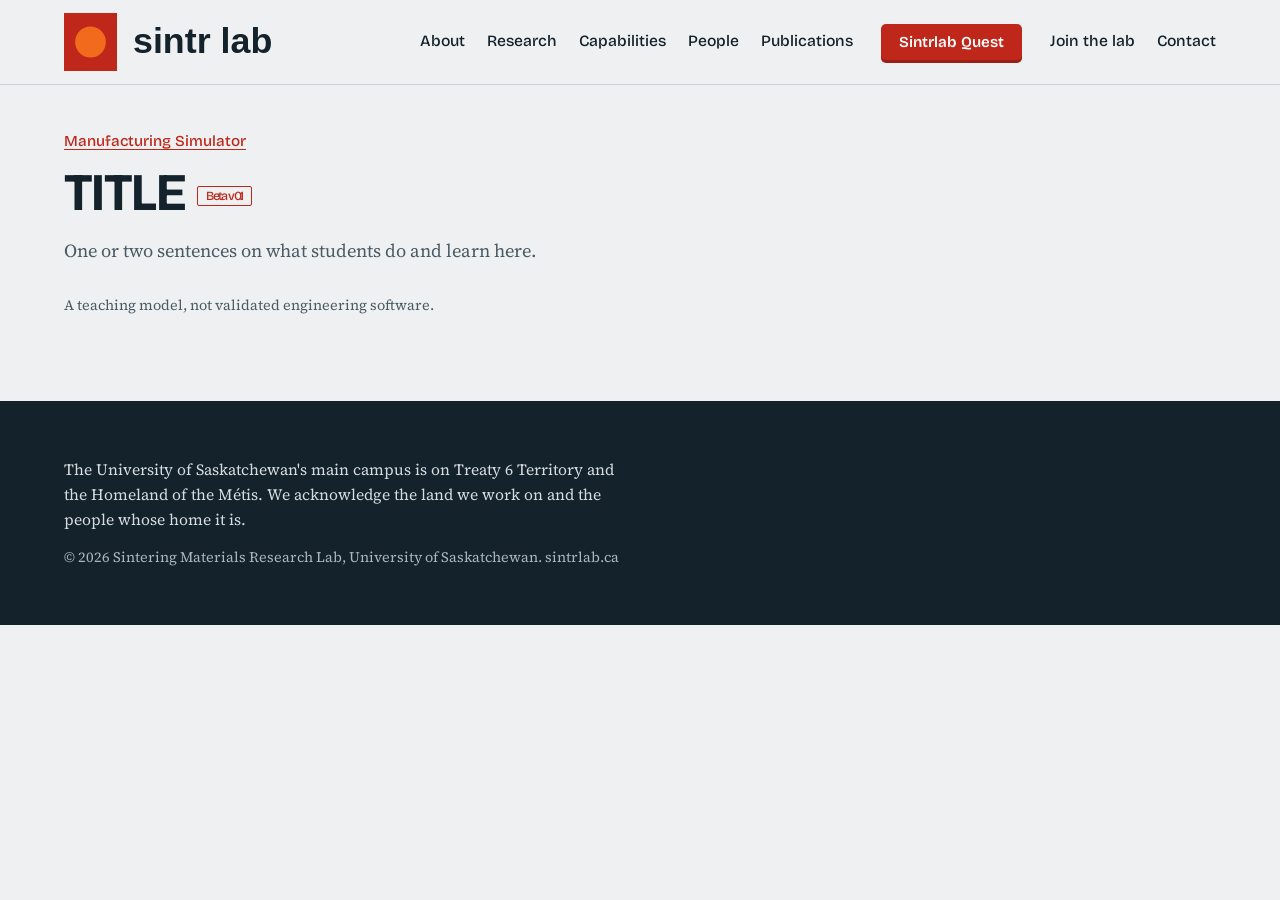
<file: _template-simulator.html>
<!DOCTYPE html>
<html lang="en">
<head>
<meta charset="utf-8">
<meta name="viewport" content="width=device-width, initial-scale=1">
<meta name="robots" content="noindex">
<!--
  TEMPLATE FOR A NEW SIMULATOR
  1. Copy this file to /simulators/ and rename it, for example machining.html.
  2. Search for TITLE and replace each one. Replace the placeholder in <main> with the simulator.
  3. Add one entry to /simulators.json:
       { "title": "Machining", "file": "simulators/machining.html", "short": "...", "summary": "...", "status": "Beta" }
  The Manufacturing Simulator dropdown and the All simulators page pick it up automatically.
  The header, nav and footer come from site-nav.js, and the colours and fonts from site-shell.css.
-->
<title>TITLE | Manufacturing Simulator | Sintering Materials Research Lab | University of Saskatchewan</title>
<meta name="description" content="TITLE simulator from the Sintering Materials Research Lab at the University of Saskatchewan.">
<link rel="canonical" href="https://sintrlab.ca/simulators/FILENAME.html">
<meta name="theme-color" content="#EEF0F1">
<link rel="icon" type="image/svg+xml" href="../sintrlab_symbol.svg">
<link rel="preconnect" href="https://fonts.googleapis.com">
<link rel="preconnect" href="https://fonts.gstatic.com" crossorigin>
<link href="https://fonts.googleapis.com/css2?family=Bricolage+Grotesque:opsz,wght@12..96,500;12..96,700&family=Source+Serif+4:ital,opsz,wght@0,8..60,400;0,8..60,600;1,8..60,400&display=swap" rel="stylesheet">
<link rel="stylesheet" href="../site-shell.css">
<style>
/* Styles for this simulator only. Use the variables from site-shell.css (--accent, --ink, --line, --surface ...). */
.tool-intro{padding:44px 0 20px}
.crumb{font-family:var(--head);font-weight:500;font-size:.95rem;margin:0 0 10px}
.badge{display:inline-block;font-family:var(--head);font-weight:500;font-size:.78rem;color:var(--accent);border:1px solid var(--accent);border-radius:2px;padding:2px 8px;margin-left:12px;vertical-align:middle}
.sub{font-size:1.15rem;color:var(--ink-soft);margin:14px 0 0;max-width:62ch}
.disclaimer{max-width:80ch;font-size:.9rem;color:var(--ink-soft);margin:28px 0 0}
</style>
</head>
<body>
<a class="skip" href="#main">Skip to main content</a>
<div data-site-header></div>

<main id="main">
  <section class="tool-intro">
    <div class="wrap">
      <p class="crumb"><a href="../simulators.html">Manufacturing Simulator</a></p>
      <h1>TITLE<span class="badge">Beta v0.1</span></h1>
      <p class="sub">One or two sentences on what students do and learn here.</p>

      <!-- The simulator goes here. -->

      <p class="disclaimer">A teaching model, not validated engineering software.</p>
    </div>
  </section>
</main>

<div data-site-footer></div>
<script src="../site-nav.js" defer></script>
</body>
</html>
</file>
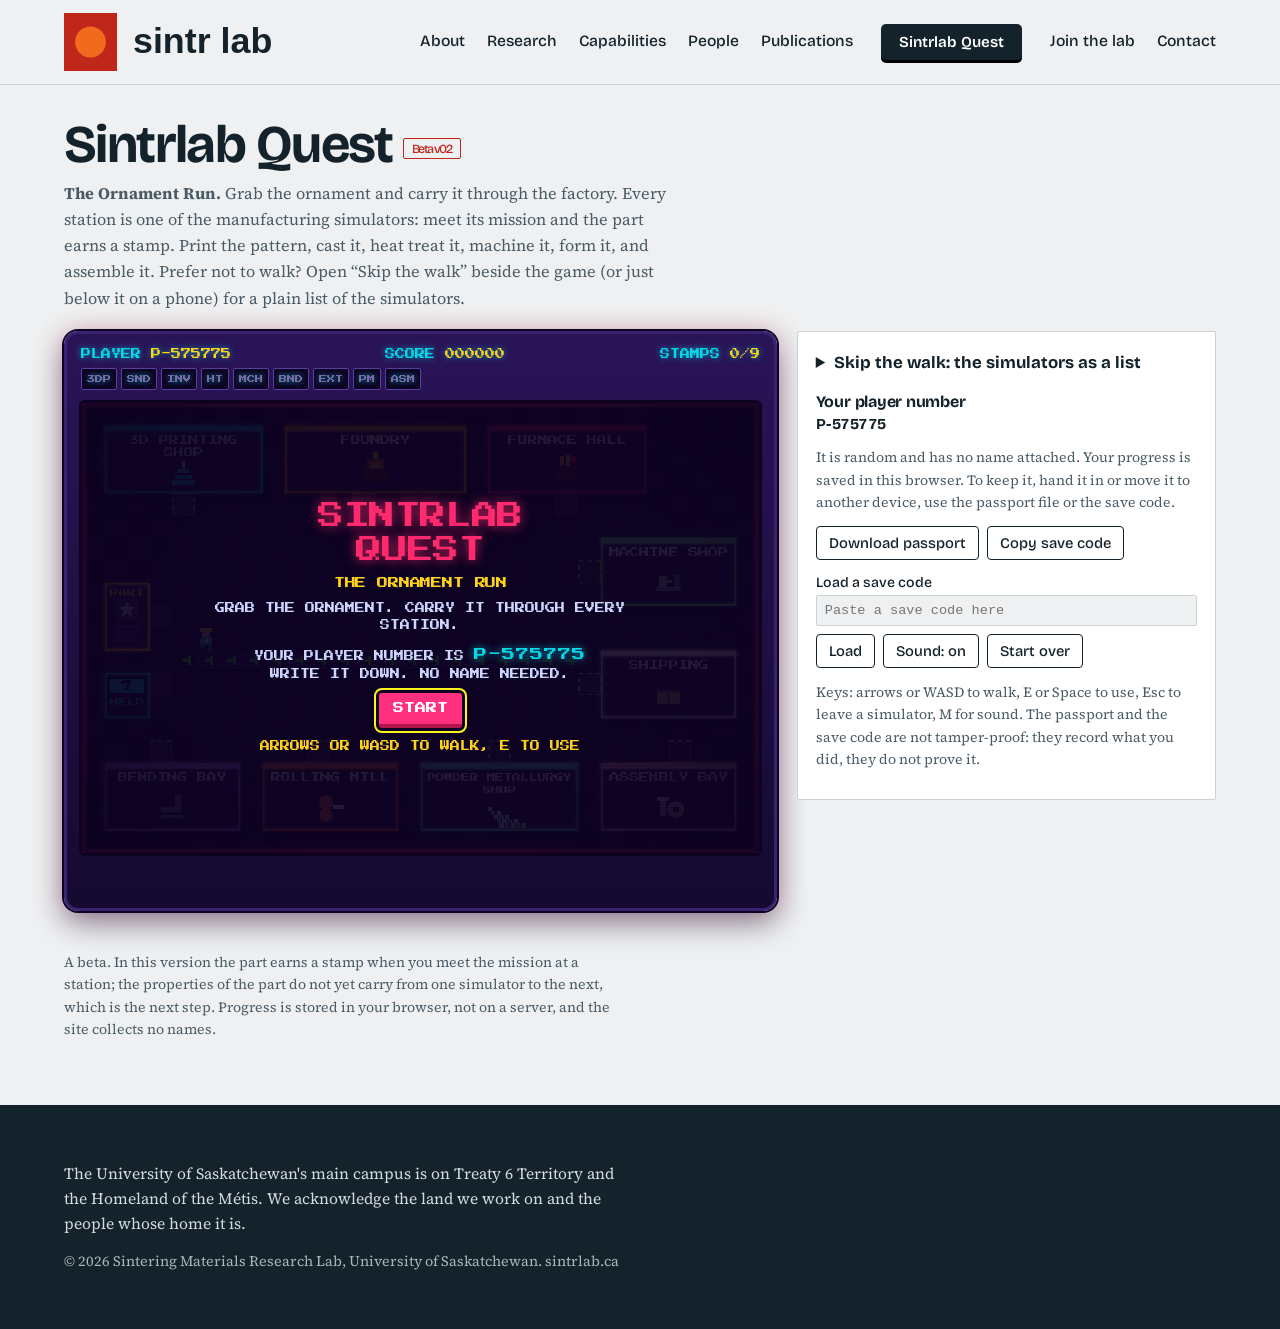
<file: simulators.html>
<!DOCTYPE html>
<html lang="en">
<head>
<meta charset="utf-8">
<meta name="viewport" content="width=device-width, initial-scale=1">
<title>Sintrlab Quest: The Ornament Run | Sintering Materials Research Lab | University of Saskatchewan</title>
<meta name="description" content="Sintrlab Quest: The Ornament Run. A walkable retro arcade factory from the Sintering Materials Research Lab at the University of Saskatchewan. Carry an ornament through printing, casting, heat treatment, machining, forming, powder metallurgy and assembly, earning a stamp at every station.">
<link rel="canonical" href="https://sintrlab.ca/simulators.html">
<meta property="og:title" content="Sintrlab Quest: The Ornament Run | Sintering Materials Research Lab">
<meta property="og:description" content="Carry an ornament through a retro arcade factory, one manufacturing simulator at a time.">
<meta property="og:url" content="https://sintrlab.ca/simulators.html">
<meta property="og:type" content="website">
<meta name="theme-color" content="#EEF0F1">
<link rel="icon" type="image/svg+xml" href="sintrlab_symbol.svg">
<link rel="preconnect" href="https://fonts.googleapis.com">
<link rel="preconnect" href="https://fonts.gstatic.com" crossorigin>
<link href="https://fonts.googleapis.com/css2?family=Bricolage+Grotesque:opsz,wght@12..96,500;12..96,700&family=Source+Serif+4:ital,opsz,wght@0,8..60,400;0,8..60,600;1,8..60,400&family=Press+Start+2P&display=swap" rel="stylesheet">
<link rel="stylesheet" href="site-shell.css">
<!--
  Sintrlab Quest: The Ornament Run (beta v0.2). A walkable retro arcade front door to the Sintrlab Quest. It makes no network calls.
  There are no accounts and no names: each browser gets a random player number, progress is kept in that browser (localStorage),
  and a save code or a passport file moves it to another device or hands it in. Each simulator opens inside the game with ?embed=1
  and reports back through site-nav.js when the mission is met. The header, dropdown and footer come from site-nav.js.
-->
<style>
.fx{--ink:#14222B;--neon1:#ff2a6d;--neon2:#05d9e8;--neon3:#ffd319;--neon4:#39ff14;--arc:'Press Start 2P',ui-monospace,Menlo,Consolas,monospace}
.fx h1{margin-bottom:6px}
.fx .badge{display:inline-block;font:500 .78rem var(--head);color:var(--accent);border:1px solid var(--accent);border-radius:2px;padding:2px 8px;margin-left:10px;vertical-align:middle}
.fx .sub{color:var(--ink-soft);max-width:78ch;margin:6px 0 16px}
.fx .arcade{display:grid;grid-template-columns:minmax(0,1.7fr) minmax(260px,1fr);gap:20px;align-items:start;margin-bottom:40px}
@media (max-width:980px){.fx .arcade{grid-template-columns:minmax(0,1fr)}}
.cab{background:linear-gradient(#2a1458,#150a30);border:3px solid #3a2272;border-radius:14px;padding:12px;box-shadow:0 0 0 2px #0d0221,0 12px 30px rgba(13,2,33,.45),0 0 26px rgba(255,42,109,.25)}
.hud{display:flex;flex-wrap:wrap;gap:6px 14px;align-items:center;justify-content:space-between;font-family:var(--arc);font-size:10px;color:var(--neon2);margin:0 2px 10px;text-shadow:0 0 6px rgba(5,217,232,.7)}
.hud b{color:var(--neon3);font-weight:400}
.chips{display:flex;flex-wrap:wrap;gap:4px}
.chip{font-family:var(--arc);font-size:8px;padding:4px 5px;border:1px solid #5a3fa0;color:#7b6aa8;background:#0d0221;border-radius:2px}
.chip.on{color:#0d0221;background:var(--neon4);border-color:var(--neon4);box-shadow:0 0 8px rgba(57,255,20,.7)}
.screen{position:relative;border:3px solid #0d0221;border-radius:6px;overflow:hidden;background:#0d0221;aspect-ratio:3/2}
.screen canvas{display:block;width:100%;height:100%;image-rendering:pixelated;image-rendering:crisp-edges;border:0;background:#0d0221}
.screen::after{content:"";position:absolute;inset:0;pointer-events:none;background:repeating-linear-gradient(0deg,rgba(0,0,0,.14) 0,rgba(0,0,0,.14) 1px,transparent 1px,transparent 3px),radial-gradient(ellipse at center,transparent 58%,rgba(0,0,0,.42) 100%)}
@media (prefers-reduced-motion:no-preference){.screen{animation:flick 6s infinite}@keyframes flick{0%,96%,100%{filter:none}97%{filter:brightness(1.08)}98%{filter:brightness(.96)}}}
.ov{position:absolute;inset:0;z-index:3;display:flex;flex-direction:column;align-items:center;justify-content:center;gap:10px;padding:16px;background:rgba(13,2,33,.9);color:#fff;text-align:center;font-family:var(--arc);font-size:10px;line-height:1.7;overflow:auto}
.ov[hidden]{display:none}
.ov h2{font-family:var(--arc);font-weight:400;font-size:clamp(14px,3.4vw,26px);color:var(--neon1);text-shadow:0 0 12px rgba(255,42,109,.8);margin:0;line-height:1.3}
.ov h3{font-family:var(--arc);font-weight:400;font-size:clamp(8px,1.6vw,11px);color:var(--neon3);margin:0}
.ov p{margin:0;color:#cdd6ff;max-width:46ch}
.ov .blink{color:var(--neon3)}@media (prefers-reduced-motion:no-preference){.ov .blink{animation:bl 1s steps(2) infinite}@keyframes bl{50%{opacity:0}}}
.ov .pid{color:var(--neon2);font-size:13px;letter-spacing:1px;text-shadow:0 0 8px rgba(5,217,232,.8)}
.ov ul{list-style:none;margin:0;padding:0;text-align:left;font-size:9px}.ov li{padding:2px 0}.ov li.done{color:var(--neon4)}.ov li.todo{color:#ff8fb1}
.abtn{font-family:var(--arc);font-size:11px;padding:10px 14px;background:var(--neon1);color:#fff;border:0;border-bottom:4px solid #9c1243;border-radius:3px;cursor:pointer}
.abtn.alt{background:#2f2a63;border-bottom-color:#1a1640;color:var(--neon2)}
.abtn:hover,.abtn:focus-visible{filter:brightness(1.15);outline:2px solid var(--neon3)}
.toast{position:absolute;left:50%;top:10px;transform:translateX(-50%);z-index:2;font-family:var(--arc);font-size:9px;color:#0d0221;background:var(--neon4);padding:7px 10px;border-radius:3px;box-shadow:0 0 14px rgba(57,255,20,.8);max-width:90%;text-align:center}
.toast[hidden]{display:none}
.prompt{font-family:var(--arc);font-size:10px;color:var(--neon3);min-height:30px;margin:10px 4px 0;text-shadow:0 0 6px rgba(255,211,25,.6)}
.pad{display:none;justify-content:space-between;align-items:center;margin:10px 2px 0;user-select:none;-webkit-user-select:none;touch-action:none}
@media (pointer:coarse),(max-width:720px){.pad{display:flex}}
.dpad{display:grid;grid-template-columns:repeat(3,48px);grid-template-rows:repeat(3,48px);gap:2px}
.dpad button,.pad .ab{font-family:var(--arc);font-size:14px;background:#2f2a63;color:var(--neon2);border:2px solid #5a3fa0;border-radius:8px;touch-action:none}
.dpad button:active,.pad .ab:active{background:var(--neon1);color:#fff}
.pad .ab{width:76px;height:76px;border-radius:50%;background:#7a1237;color:#fff;border-color:#ff2a6d;font-size:18px}
.side{background:var(--surface,#fff);border:1px solid var(--line,#cfd5da);border-radius:2px;padding:16px 18px}
.side h2{font-size:1.15rem;margin:0 0 6px}.side h3{font-size:1rem;margin:16px 0 4px}.side p,.side li{font-size:.95rem}
.side .row{display:flex;flex-wrap:wrap;gap:8px;margin:8px 0}
.btn2{font-family:var(--head);font-weight:500;font-size:.92rem;padding:7px 12px;border:1px solid var(--ink);border-radius:4px;background:transparent;color:var(--ink);cursor:pointer}
.btn2:hover{background:rgba(20,34,43,.08)}
.side input[type=text]{font:500 .85rem ui-monospace,Menlo,Consolas,monospace;padding:7px 8px;border:1px solid var(--line,#cfd5da);border-radius:2px;width:100%;background:var(--bg,#EEF0F1);box-sizing:border-box}
.pidline{font:700 1.05rem var(--head);letter-spacing:.5px}
.side details.listbox{margin:0 0 6px}.side summary{font:700 1.05rem var(--head);cursor:pointer;padding:4px 0}.side summary:hover{color:var(--accent,#C0271B)}
.labs{list-style:none;padding:0!important;margin:6px 0 0!important}.labs li{padding:5px 0;border-bottom:1px solid var(--line-soft,#e3e7ea)}.labs a{font-family:var(--head);font-weight:700;text-decoration:none;color:var(--ink)}.labs a:hover{color:var(--accent)}.labs span{display:block;font-size:.85rem;color:var(--ink-soft)}.labs .st{float:right;font:600 .75rem var(--head);color:var(--ok,#1f6f47)}
.lab{position:fixed;inset:0;z-index:100;background:rgba(13,2,33,.92);display:flex;flex-direction:column;padding:10px}
.lab[hidden]{display:none}
.labbar{display:flex;gap:12px;align-items:center;justify-content:space-between;padding:6px 8px 10px;font-family:var(--arc);font-size:10px;color:var(--neon2)}
.labbar b{color:var(--neon3);font-weight:400}
.lab iframe{flex:1;width:100%;border:3px solid var(--neon2);border-radius:8px;background:#EEF0F1;box-shadow:0 0 24px rgba(5,217,232,.45)}
.fx .note{font-size:.88rem;color:var(--ink-soft);max-width:80ch;margin:0 0 50px}
</style>
</head>
<body>
<a class="skip" href="#main">Skip to main content</a>
<div data-site-header></div>
<main id="main" class="wrap fx">
  <div style="padding:30px 0 4px">
  <h1>Sintrlab Quest<span class="badge">Beta v0.2</span></h1>
  <p class="sub"><b>The Ornament Run.</b> Grab the ornament and carry it through the factory. Every station is one of the manufacturing simulators: meet its mission and the part earns a stamp. Print the pattern, cast it, heat treat it, machine it, form it, and assemble it. Prefer not to walk? Open &ldquo;Skip the walk&rdquo; beside the game (or just below it on a phone) for a plain list of the simulators.</p>
  </div>
  <section class="arcade">
    <div class="cab">
      <div class="hud"><span>PLAYER <b id="pidhud">P-000000</b></span><span>SCORE <b id="score">000000</b></span><span>STAMPS <b id="count">0/9</b></span><span class="chips" id="chips" aria-label="Stamps earned"></span></div>
      <div class="screen" id="screen">
        <canvas id="g" width="960" height="640" tabindex="0" role="application" aria-label="Sintrlab Quest factory game. Use the arrow keys or W A S D to walk, and E to interact. A plain list of the simulators is next to the game."></canvas>
        <div class="toast" id="toast" role="status" hidden></div>
        <div class="ov" id="start">
          <h2>SINTRLAB<br>QUEST</h2>
          <h3>THE ORNAMENT RUN</h3>
          <p>GRAB THE ORNAMENT. CARRY IT THROUGH EVERY STATION.</p>
          <p>YOUR PLAYER NUMBER IS <span class="pid" id="pidstart">P-000000</span><br>WRITE IT DOWN. NO NAME NEEDED.</p>
          <button class="abtn" id="go" type="button">START</button>
          <button class="abtn alt" id="cont" type="button" hidden>CONTINUE</button>
          <p class="blink">ARROWS OR WASD TO WALK, E TO USE</p>
        </div>
        <div class="ov" id="how" hidden>
          <h2>HOW TO PLAY</h2>
          <ul><li>1. GRAB THE PART FROM THE PEDESTAL</li><li>2. WALK UP TO A STATION AND PRESS E</li><li>3. MEET THE MISSION FOR A STAMP</li><li>4. COLLECT STAMPS, THEN SHIP THE PART</li></ul>
          <p>THE CORE PATH: PRINT, CAST, HEAT TREAT, MACHINE, ASSEMBLE. THE REST ARE SIDE TRIPS. THE FOUNDRY HAS TWO ROOMS: SAND AND INVESTMENT CASTING.</p>
          <button class="abtn" id="howok" type="button">OK</button>
        </div>
        <div class="ov" id="card" hidden><h2 id="cardt">SHIPPING</h2><ul id="cardl"></ul><p id="cardp"></p><div style="display:flex;gap:8px;flex-wrap:wrap;justify-content:center"><button class="abtn" id="cardpass" type="button">DOWNLOAD PASSPORT</button><button class="abtn alt" id="cardok" type="button">BACK</button></div></div>
      </div>
      <div class="prompt" id="prompt" aria-live="polite"></div>
      <div class="pad" id="pad"><div class="dpad"><span></span><button data-k="up" aria-label="Up">▲</button><span></span><button data-k="left" aria-label="Left">◀</button><span></span><button data-k="right" aria-label="Right">▶</button><span></span><button data-k="down" aria-label="Down">▼</button><span></span></div><button class="ab" data-k="act" aria-label="Interact">E</button></div>
    </div>
    <aside class="side">
      <details class="listbox"><summary>Skip the walk: the simulators as a list</summary>
      <p>Open any simulator directly, no walking needed. This list is here for keyboard and screen-reader users, for phones where walking is awkward, and for teachers who want to jump to one.</p>
      <ul class="labs" id="labs"></ul></details>
      <h3>Your player number</h3>
      <p class="pidline" id="pidside">P-000000</p>
      <p style="font-size:.88rem;color:var(--ink-soft);margin-top:2px">It is random and has no name attached. Your progress is saved in this browser. To keep it, hand it in or move it to another device, use the passport file or the save code.</p>
      <div class="row"><button class="btn2" id="pass" type="button">Download passport</button><button class="btn2" id="copycode" type="button">Copy save code</button></div>
      <label for="codein" style="font-size:.88rem;font-weight:500;font-family:var(--head)">Load a save code</label>
      <input type="text" id="codein" placeholder="Paste a save code here" autocomplete="off" spellcheck="false">
      <div class="row"><button class="btn2" id="loadcode" type="button">Load</button><button class="btn2" id="mute" type="button" aria-pressed="false">Sound: on</button><button class="btn2" id="reset" type="button">Start over</button></div>
      <p id="codemsg" style="font-size:.88rem;color:var(--ink-soft)" role="status"></p>
      <p style="font-size:.88rem;color:var(--ink-soft)">Keys: arrows or WASD to walk, E or Space to use, Esc to leave a simulator, M for sound. The passport and the save code are not tamper-proof: they record what you did, they do not prove it.</p>
    </aside>
  </section>
  <p class="note">A beta. In this version the part earns a stamp when you meet the mission at a station; the properties of the part do not yet carry from one simulator to the next, which is the next step. Progress is stored in your browser, not on a server, and the site collects no names.</p>
</main>
<div id="lab" class="lab" hidden role="dialog" aria-modal="true" aria-label="Simulator"><div class="labbar"><span id="labt"></span><span id="labmsg"></span><button class="abtn alt" id="labclose" type="button">BACK TO FACTORY (ESC)</button></div><iframe id="labf" title="Simulator" src="about:blank"></iframe></div>
<div data-site-footer></div>
<script src="site-nav.js" defer></script>
<script>
(function(){
'use strict';
var $=function(id){return document.getElementById(id);};
var TS=16,MW=30,MH=20,K=2,KEY='sintr.factory.v2';
/* the nine simulators, in course order */
var ST=[
 {id:'printing',ab:'3DP',col:'#05d9e8',title:'3D printing',d:'Print the resin pattern'},
 {id:'sand-casting',ab:'SND',col:'#ff9f1c',title:'Sand casting',d:'Cast it in a sand mold'},
 {id:'investment-casting',ab:'INV',col:'#ffd319',title:'Investment casting',d:'Lost-wax casting in plaster'},
 {id:'heat-treatment',ab:'HT',col:'#ff2a6d',title:'Heat treatment',d:'Strengthen it in the furnace'},
 {id:'machining',ab:'MCH',col:'#7dff7a',title:'Machining',d:'Turn it to size and finish'},
 {id:'bending',ab:'BND',col:'#b388ff',title:'Bending',d:'Bend the hanging hook'},
 {id:'extrusion-rolling',ab:'EXT',col:'#ff7a45',title:'Extrusion and rolling',d:'Make the wrought tube or plate'},
 {id:'powder-metallurgy',ab:'PM',col:'#5ee6c8',title:'Powder metallurgy',d:'Press and sinter an insert'},
 {id:'joining-assembly',ab:'ASM',col:'#ffb3d1',title:'Joining and assembly',d:'Bolt, weld and fit it together'}
];
function T(id){return ST.filter(function(s){return s.id===id;})[0];}
/* what is in each place: kind lab (opens a simulator), door (to another place), disp, kiosk, ship */
var SCENES={
 out:{name:'FACTORY FLOOR',things:[
  {k:'lab',id:'printing',n:'3D PRINTING\nSHOP',x:1,y:1,w:7,h:3,col:'#05d9e8',door:[4,4]},
  {k:'door',id:'foundry',n:'FOUNDRY',x:9,y:1,w:8,h:3,col:'#ff9f1c',door:[12,4],to:'foundry',arrive:[14,16]},
  {k:'lab',id:'heat-treatment',n:'FURNACE HALL',x:18,y:1,w:7,h:3,col:'#ff2a6d',door:[21,4]},
  {k:'lab',id:'machining',n:'MACHINE SHOP',x:23,y:6,w:6,h:3,col:'#7dff7a',door:[22,7]},
  {k:'ship',id:'shipping',n:'SHIPPING',x:23,y:11,w:6,h:3,col:'#ffffff',door:[22,12]},
  {k:'lab',id:'bending',n:'BENDING BAY',x:1,y:16,w:6,h:3,col:'#b388ff',door:[3,15]},
  {k:'lab',id:'extrusion-rolling',n:'ROLLING MILL',x:8,y:16,w:6,h:3,col:'#ff7a45',door:[10,15]},
  {k:'lab',id:'powder-metallurgy',n:'POWDER METALLURGY\nSHOP',x:15,y:16,w:7,h:3,col:'#5ee6c8',door:[18,15]},
  {k:'lab',id:'joining-assembly',n:'ASSEMBLY BAY',x:23,y:16,w:6,h:3,col:'#ffb3d1',door:[26,15]},
  {k:'disp',id:'disp',n:'PART',x:1,y:8,w:2,h:3,col:'#ffd319',door:[3,9]},
  {k:'kiosk',id:'kiosk',n:'HELP',x:1,y:12,w:2,h:2,col:'#05d9e8',door:[3,12]}]},
 foundry:{name:'THE FOUNDRY',things:[
  {k:'lab',id:'sand-casting',n:'SAND CASTING\nROOM',x:3,y:3,w:9,h:4,col:'#ff9f1c',door:[7,7]},
  {k:'lab',id:'investment-casting',n:'INVESTMENT\nCASTING ROOM',x:18,y:3,w:9,h:4,col:'#ffd319',door:[22,7]},
  {k:'decor',id:'crucible',x:13,y:9,w:4,h:3,col:'#ff9f1c'},
  {k:'door',id:'exit',n:'EXIT',x:14,y:19,w:2,h:1,col:'#ffffff',door:[14,18],to:'out',arrive:[12,5],nosolid:true}]}
};
function defaultState(){return {id:newId(),stamps:{},score:0,carrying:false,shipped:false,started:null,scene:'out',px:5*TS+8,py:10*TS+8,playMs:0};}
function newId(){var n;try{var a=new Uint32Array(1);crypto.getRandomValues(a);n=a[0]%1000000;}catch(e){n=Math.floor(Math.random()*1000000);}return 'P-'+('000000'+n).slice(-6);}
var S=defaultState(),mode='title',audio=null,muted=false,keys={},last=0,t=0,labOpen=false,toastT=0,face=1,walk=0,fade=0,SOLID={};
function load(){try{var j=JSON.parse(localStorage.getItem(KEY)||'null');if(j&&j.stamps&&j.id)return Object.assign(defaultState(),j);}catch(e){}return null;}
function save(){try{localStorage.setItem(KEY,JSON.stringify(S));}catch(e){}}
function has(id){return !!S.stamps[id];}
function hasCast(){return has('sand-casting')||has('investment-casting');}
function coreDone(){return has('printing')&&hasCast()&&has('heat-treatment')&&has('machining')&&has('joining-assembly');}
/* ---------- the maps ---------- */
Object.keys(SCENES).forEach(function(sk){var sol=[];for(var y=0;y<MH;y++){sol[y]=[];for(var x=0;x<MW;x++)sol[y][x]=(x===0||y===0||x===MW-1||y===MH-1);}
  SCENES[sk].things.forEach(function(o){if(o.nosolid)return;for(var y=o.y;y<o.y+o.h;y++)for(var x=o.x;x<o.x+o.w;x++)sol[y][x]=true;});SOLID[sk]=sol;});
function isSolid(px,py){var tx=Math.floor(px/TS),ty=Math.floor(py/TS);if(tx<0||ty<0||tx>=MW||ty>=MH)return true;return SOLID[S.scene][ty][tx];}
function free(cx,cy){var h=4;return !(isSolid(cx-h,cy-h)||isSolid(cx+h,cy-h)||isSolid(cx-h,cy+h)||isSolid(cx+h,cy+h));}
/* ---------- drawing (the canvas is drawn at twice the size, in 480 by 320 units) ---------- */
var cv=$('g'),ctx=cv.getContext('2d');
var FONT='"Press Start 2P",ui-monospace,Menlo,monospace',REDUCE=window.matchMedia&&window.matchMedia('(prefers-reduced-motion:reduce)').matches;
function txt(s,x,y,col,size,al){ctx.font=size+'px '+FONT;ctx.textBaseline='top';ctx.textAlign=al||'left';ctx.fillStyle=col;ctx.fillText(s,x,y);}
function glow(col,b){ctx.shadowColor=col;ctx.shadowBlur=b;}function noglow(){ctx.shadowBlur=0;}
function floorOut(){
  for(var y=0;y<MH;y++)for(var x=0;x<MW;x++){ctx.fillStyle=((x+y)&1)?'#120a2a':'#160d33';ctx.fillRect(x*TS,y*TS,TS,TS);}
  ctx.strokeStyle='#1f1450';ctx.lineWidth=.5;ctx.beginPath();for(var x=0;x<=MW;x++){ctx.moveTo(x*TS,0);ctx.lineTo(x*TS,MH*TS);}for(var y=0;y<=MH;y++){ctx.moveTo(0,y*TS);ctx.lineTo(MW*TS,y*TS);}ctx.stroke();
  var off=REDUCE?0:Math.floor(t*14)%16;ctx.fillStyle='#241a52';ctx.fillRect(5*TS,11*TS+2,17*TS,12);ctx.fillStyle='#39ff14';
  for(var x=-16;x<17*TS;x+=16){ctx.fillRect(5*TS+x+off+3,11*TS+6,6,2);ctx.fillRect(5*TS+x+off+7,11*TS+4,2,6);}
  ctx.fillStyle='#050113';ctx.fillRect(5*TS,11*TS+13,17*TS,1);
}
function floorFoundry(){
  for(var y=0;y<MH;y++)for(var x=0;x<MW;x++){ctx.fillStyle=((x+y)&1)?'#1c0c0c':'#220f10';ctx.fillRect(x*TS,y*TS,TS,TS);}
  ctx.strokeStyle='#3a1a14';ctx.lineWidth=.5;for(var y=0;y<MH;y++)for(var x=0;x<MW;x++){var o=(y&1)?8:0;ctx.strokeRect(x*TS-o+.25,y*TS+.25,TS,TS);}
  var f=REDUCE?0:(Math.sin(t*4)+1)/2;ctx.fillStyle='rgba(255,120,30,'+(0.05+0.04*f)+')';ctx.fillRect(0,0,MW*TS,MH*TS);
  ctx.fillStyle='#3a1a14';ctx.fillRect(0,MH*TS-24,MW*TS,2);
  ctx.fillStyle='#2a1208';ctx.fillRect(13*TS,18*TS,4*TS,TS);ctx.fillStyle='#ff9f1c';ctx.fillRect(14*TS+2,18*TS+6,2*TS-4,4);
}
function walls(col){glow(col,6);ctx.fillStyle=col;ctx.fillRect(0,0,MW*TS,3);ctx.fillRect(0,MH*TS-3,MW*TS,3);ctx.fillRect(0,0,3,MH*TS);ctx.fillRect(MW*TS-3,0,3,MH*TS);noglow();}
function icon(id,cx,cy,col){
  var r=function(x,y,w,h,c){ctx.fillStyle=c||col;ctx.fillRect(cx+x,cy+y,w,h);};
  if(id==='printing'){r(-8,2,16,3);r(-6,-2,12,3);r(-4,-6,8,3);r(-1,-12,2,5,'#fff');}
  else if(id==='foundry'){r(-9,-2,18,10,'#5a2a10');r(-6,-8,12,7,'#8a5a1c');r(-4,-6,8,4,'#ff9f1c');var f=REDUCE?0:Math.floor(t*8)%2;r(-2,-12-f,4,5,'#ffd319');}
  else if(id==='sand-casting'){r(-7,-6,14,12,'#8a5a1c');r(-5,-4,10,6,'#ff9f1c');r(-2,-9,4,4,'#ffd319');}
  else if(id==='investment-casting'){r(-6,-7,12,14,'#d9c9a0');r(-4,-5,8,10,'#2a1b00');r(-2,-3,4,4,col);}
  else if(id==='heat-treatment'){r(-8,-4,16,12,'#5a1632');var f=REDUCE?0:Math.floor(t*8)%2;r(-5,-9-f,3,6,'#ff9f1c');r(-1,-12+f,3,8,'#ffd319');r(3,-9-f,3,5,'#ff2a6d');}
  else if(id==='machining'){r(-9,3,18,3,'#8a99a8');r(-7,-5,6,8,'#aab4bd');r(-1,-2,3,2,col);r(4,-6,4,9,'#6d7b86');}
  else if(id==='bending'){r(-8,-1,12,4);r(2,-9,4,12);r(-8,5,16,2,'#8a99a8');}
  else if(id==='extrusion-rolling'){ctx.fillStyle=col;ctx.beginPath();ctx.arc(cx-3,cy-4,5,0,6.3);ctx.arc(cx-3,cy+5,5,0,6.3);ctx.fill();r(2,-2,8,3,'#fff');}
  else if(id==='powder-metallurgy'){for(var i=0;i<5;i++)for(var j=0;j<=i;j++)r(-8+i*2+j*4,-6+i*3,3,3,(i+j)&1?col:'#fff');}
  else if(id==='joining-assembly'){r(-8,-8,8,3,'#fff');r(-6,-5,4,11,col);ctx.fillStyle=col;ctx.beginPath();ctx.arc(cx+5,cy+1,6,0,6.3);ctx.fill();r(3,-1,4,4,'#150a30');}
  else if(id==='shipping'){r(-8,-4,16,10,'#c9a36a');r(-8,-4,16,2,'#8a6a3a');r(-1,-4,2,10,'#8a6a3a');}
}
function doorMark(o){var d=o.door;ctx.fillStyle='rgba(255,255,255,.1)';ctx.fillRect(d[0]*TS,d[1]*TS,TS,TS);ctx.strokeStyle=o.col;ctx.lineWidth=.8;ctx.setLineDash([3,3]);ctx.strokeRect(d[0]*TS+.5,d[1]*TS+.5,TS-1,TS-1);ctx.setLineDash([]);}
function building(o){
  var x=o.x*TS,y=o.y*TS,w=o.w*TS,h=o.h*TS,done=o.k==='lab'?has(o.id):(o.id==='foundry'?hasCast():false);
  ctx.fillStyle='rgba(0,0,0,.35)';ctx.fillRect(x+3,y+4,w,h);
  ctx.fillStyle='#1b0f3b';ctx.fillRect(x,y,w,h);ctx.fillStyle='#24144d';ctx.fillRect(x+2,y+6,w-4,h-8);
  glow(o.col,5);ctx.fillStyle=o.col;ctx.fillRect(x,y,w,4);ctx.strokeStyle=o.col;ctx.lineWidth=1.2;ctx.strokeRect(x+.6,y+.6,w-1.2,h-1.2);noglow();
  var lines=o.n.split('\n'),mx=Math.max.apply(null,lines.map(function(l){return l.length;})),sz=Math.max(5,Math.min(7,(w-12)/mx)),lh=lines.length>1?9:0;lines.forEach(function(l,i){txt(l,x+w/2,y+7+i*lh,'#fff',sz,'center');});
  icon(o.id,x+w/2,y+h/2+(lines.length>1?13:8),o.col);
  if(done){ctx.fillStyle='#39ff14';ctx.fillRect(x+w-14,y+6,9,9);txt('✓',x+w-9.5,y+7.5,'#0d0221',6,'center');}
  doorMark(o);
}
var STAR=['...#...','...#...','#######','.#####.','..###..','.##.##.','.#...#.'];
function partCol(){if(has('joining-assembly'))return 'rainbow';if(has('machining'))return '#f4f7f9';if(has('heat-treatment'))return '#ffd319';if(hasCast())return '#b8c2cc';if(has('printing'))return '#05d9e8';return '#e6e9ec';}
function star(cx,cy,col,sc){
  var c=col;if(col==='rainbow'){var hs=['#ff2a6d','#ff9f1c','#ffd319','#39ff14','#05d9e8','#b388ff'];c=hs[Math.floor(t*6)%6];}
  ctx.fillStyle='rgba(255,255,255,.16)';ctx.fillRect(cx-5.5*sc,cy-5.5*sc,11*sc,11*sc);
  for(var j=0;j<7;j++)for(var i=0;i<7;i++)if(STAR[j][i]==='#'){ctx.fillStyle=c;ctx.fillRect(cx-3.5*sc+i*sc,cy-3.5*sc+j*sc,sc+.04,sc+.04);}
}
function props(o){
  var x=o.x*TS,y=o.y*TS,w=o.w*TS,h=o.h*TS;
  if(o.k==='disp'){ctx.fillStyle='#2a1458';ctx.fillRect(x,y,w,h);glow('#ffd319',5);ctx.strokeStyle='#ffd319';ctx.lineWidth=1.2;ctx.strokeRect(x+.6,y+.6,w-1.2,h-1.2);noglow();txt('PART',x+w/2,y+4,'#ffd319',6,'center');
    ctx.fillStyle='#3a2272';ctx.fillRect(x+8,y+30,16,12);ctx.fillStyle='#5a3fa0';ctx.fillRect(x+8,y+30,16,2);if(!S.carrying&&!S.shipped)star(x+16,y+21+(REDUCE?0:Math.sin(t*3)*2),partCol(),1.4);}
  else if(o.k==='kiosk'){ctx.fillStyle='#150a30';ctx.fillRect(x,y,w,h);glow('#05d9e8',5);ctx.strokeStyle='#05d9e8';ctx.lineWidth=1.2;ctx.strokeRect(x+.6,y+.6,w-1.2,h-1.2);noglow();ctx.fillStyle='#05d9e8';ctx.fillRect(x+4,y+4,w-8,10);txt('?',x+w/2,y+5,'#0d0221',8,'center');txt('HELP',x+w/2,y+18,'#05d9e8',6,'center');}
  else if(o.id==='crucible'){var f=REDUCE?0:Math.sin(t*3);ctx.fillStyle='rgba(0,0,0,.4)';ctx.fillRect(x+3,y+5,w,h);ctx.fillStyle='#3a1a14';ctx.fillRect(x,y+8,w,h-8);ctx.fillStyle='#5a2a10';ctx.fillRect(x+4,y+4,w-8,h-6);
    glow('#ff9f1c',10);ctx.fillStyle='#ff9f1c';ctx.fillRect(x+10,y+9,w-20,10);noglow();ctx.fillStyle='#ffd319';ctx.fillRect(x+14,y+11+f,w-28,3);txt('HOT',x+w/2,y+h-12,'#ffd319',6,'center');}
  if(o.door&&o.k!=='lab'&&o.k!=='door'&&o.k!=='ship'){var d=o.door;ctx.fillStyle='rgba(255,255,255,.1)';ctx.fillRect(d[0]*TS,d[1]*TS,TS,TS);}
}
function player(){
  var x=S.px,y=S.py,b=(Math.floor(walk*8)%2)?1:0;
  ctx.fillStyle='rgba(0,0,0,.35)';ctx.fillRect(x-4.5,y+5,9,3);
  ctx.fillStyle='#ffd319';ctx.fillRect(x-4,y-8,8,3);ctx.fillRect(x-5,y-6,10,1);ctx.fillStyle='#ffe96b';ctx.fillRect(x-4,y-8,8,1);
  ctx.fillStyle='#f2c9a0';ctx.fillRect(x-3,y-5,6,4);ctx.fillStyle='#d9a878';ctx.fillRect(x-3,y-2,6,1);
  ctx.fillStyle='#05d9e8';ctx.fillRect(x-4,y-1,8,5);ctx.fillStyle='#08a9b8';ctx.fillRect(x-4,y+3,8,1);ctx.fillStyle='#fff';ctx.fillRect(x-1,y,2,3);
  ctx.fillStyle='#2b6cb0';ctx.fillRect(x-4,y+4,3,3+b);ctx.fillRect(x+1,y+4,3,4-b);
  ctx.fillStyle='#0d0221';ctx.fillRect(x+(face>0?1:-3),y-4,2,1);
  if(S.carrying)star(x,y-15+(REDUCE?0:Math.sin(t*6)),partCol(),1.6);
}
function frame(){
  ctx.setTransform(K,0,0,K,0,0);ctx.imageSmoothingEnabled=false;
  var sc=SCENES[S.scene];
  if(S.scene==='out'){floorOut();walls('#ff2a6d');}else{floorFoundry();walls('#ff7a1a');}
  sc.things.forEach(function(o){if(o.k==='lab'||(o.k==='door'&&o.id==='foundry')||o.k==='ship')building(o);else if(o.id==='exit'){doorMark(o);doorMark({door:[15,18],col:o.col});txt('EXIT',15*TS,19*TS-4,'#fff',5,'center');}else props(o);});
  if(S.scene==='foundry')txt('THE FOUNDRY',MW*TS/2,10,'#ffd319',9,'center');
  player();
  if(fade>0){ctx.fillStyle='rgba(13,2,33,'+Math.min(1,fade)+')';ctx.fillRect(0,0,MW*TS,MH*TS);}
}
/* ---------- interaction ---------- */
function nearest(){
  var best=null,bd=22;SCENES[S.scene].things.forEach(function(o){if(!o.door)return;var cx=o.door[0]*TS+8,cy=o.door[1]*TS+8,dd=Math.hypot(S.px-cx,S.py-cy);if(o.id==='exit'){dd=Math.min(dd,Math.hypot(S.px-(15*TS+8),S.py-cy));}if(dd<bd){bd=dd;best=o;}});return best;
}
function promptFor(o){
  if(!o)return '';
  if(o.k==='disp')return S.carrying?'YOU HAVE THE PART. TAKE IT TO A STATION.':(S.shipped?'THE PART HAS SHIPPED.':'E: GRAB THE PART');
  if(o.k==='kiosk')return 'E: HOW TO PLAY';
  if(o.k==='ship')return S.carrying?'E: SHIP THE PART':'BRING THE PART TO SHIP IT';
  if(o.k==='door')return o.id==='foundry'?'E: ENTER THE FOUNDRY (SAND AND INVESTMENT CASTING)':'E: LEAVE THE FOUNDRY';
  var s=T(o.id);if(!S.carrying)return s.title.toUpperCase()+': GRAB THE PART FIRST';
  return 'E: ENTER '+o.n.replace('\n',' ')+(has(o.id)?'  (STAMPED)':'  - '+s.d.toUpperCase());
}
function go(sceneKey,at){fade=1;beep('blip');S.scene=sceneKey;S.px=at[0]*TS+8;S.py=at[1]*TS+8;keys={};save();}
function act(){
  if(mode!=='play'||labOpen)return;var o=nearest();if(!o)return;
  if(o.k==='disp'){if(!S.carrying&&!S.shipped){S.carrying=true;beep('grab');save();hud();}return;}
  if(o.k==='kiosk'){show('how');beep('blip');return;}
  if(o.k==='ship'){if(S.carrying)shipCard();else toast('BRING THE PART FIRST');return;}
  if(o.k==='door'){go(o.to,o.arrive);return;}
  if(!S.carrying){toast('GRAB THE PART FIRST');beep('no');return;}
  openLab(T(o.id));
}
/* ---------- the simulators in an overlay ---------- */
function openLab(s){labOpen=true;$('labt').textContent=s.title.toUpperCase();$('labmsg').textContent='MEET THE MISSION FOR A STAMP';$('labf').src='simulators/'+s.id+'.html?embed=1';$('lab').hidden=false;beep('enter');$('labclose').focus();}
function closeLab(){if(!labOpen)return;labOpen=false;$('lab').hidden=true;$('labf').src='about:blank';cv.focus();save();hud();last=performance.now();}
function stamp(slug,evidence){
  var s=T(slug);if(!s||has(slug))return;
  S.stamps[slug]={t:new Date().toISOString(),note:String(evidence||'').slice(0,80)};S.score+=1000;save();hud();beep('stamp');
  $('labmsg').textContent='STAMP EARNED: '+s.title.toUpperCase()+'  +1000';toast('STAMP: '+s.title.toUpperCase()+'  +1000');
}
window.addEventListener('message',function(e){if(e.origin!==location.origin||!e.data)return;if(e.data.type==='sintr-stamp'&&labOpen)stamp(e.data.slug,e.data.evidence);if(e.data.type==='sintr-close')closeLab();});
$('labclose').addEventListener('click',closeLab);
/* ---------- screens, HUD, passport and save code ---------- */
function show(id){$(id).hidden=false;var b=$(id).querySelector('button');if(b)b.focus();mode=id==='start'?'title':'menu';}
function hide(id){$(id).hidden=true;mode='play';cv.focus();last=performance.now();}
function shipCard(){
  var need=[],list=[['PRINT THE PATTERN',has('printing')],['CAST IT (SAND OR INVESTMENT)',hasCast()],['HEAT TREAT IT',has('heat-treatment')],['MACHINE IT',has('machining')],['ASSEMBLE IT',has('joining-assembly')]];
  list.forEach(function(l){if(!l[1])need.push(l[0]);});
  $('cardl').innerHTML=list.map(function(l){return '<li class="'+(l[1]?'done':'todo')+'">'+(l[1]?'[X] ':'[ ] ')+l[0]+'</li>';}).join('');
  if(!need.length){if(!S.shipped){S.shipped=true;S.carrying=false;S.score+=5000;save();hud();beep('win');}$('cardt').textContent='PART SHIPPED!';$('cardp').textContent='BONUS +5000. DOWNLOAD YOUR PASSPORT TO KEEP OR HAND IN.';}
  else{$('cardt').textContent='NOT YET';$('cardp').textContent='THE PART STILL NEEDS THE STEPS ABOVE. SIDE TRIPS ARE OPTIONAL.';}
  show('card');
}
function passport(){return {tool:'Sintrlab Quest: The Ornament Run (beta v0.2), sintrlab.ca',player:S.id,started:S.started,saved:new Date().toISOString(),score:S.score,shipped:S.shipped,corePathComplete:coreDone(),
  stamps:ST.filter(function(s){return has(s.id);}).map(function(s){return {station:s.id,title:s.title,earned:S.stamps[s.id].t,note:S.stamps[s.id].note||''};}),playMinutes:+(S.playMs/60000).toFixed(1),saveCode:makeCode()};}
function download(){var u=URL.createObjectURL(new Blob([JSON.stringify(passport(),null,2)],{type:'application/json'})),a=document.createElement('a');a.href=u;a.download='part-passport-'+S.id.toLowerCase()+'.json';document.body.appendChild(a);a.click();a.remove();setTimeout(function(){URL.revokeObjectURL(u);},500);}
function crc(str){var c,t=[];for(var n=0;n<256;n++){c=n;for(var k=0;k<8;k++)c=c&1?0xEDB88320^(c>>>1):c>>>1;t[n]=c;}var r=0xFFFFFFFF;for(var i=0;i<str.length;i++)r=t[(r^str.charCodeAt(i))&255]^(r>>>8);return ((r^0xFFFFFFFF)>>>0).toString(16).padStart(8,'0');}
function b64(s){return btoa(unescape(encodeURIComponent(s))).replace(/\+/g,'-').replace(/\//g,'_').replace(/=+$/,'');}
function unb64(s){s=s.replace(/-/g,'+').replace(/_/g,'/');while(s.length%4)s+='=';return decodeURIComponent(escape(atob(s)));}
function makeCode(){var o={v:2,id:S.id,sc:S.score,sh:S.shipped?1:0,ca:S.carrying?1:0,pm:Math.round(S.playMs/1000),st:{}};ST.forEach(function(s){if(has(s.id))o.st[s.id]=Date.parse(S.stamps[s.id].t)||0;});var p=b64(JSON.stringify(o));return 'SQ2.'+p+'.'+crc(p);}
function parseCode(code){
  try{var m=String(code).trim().match(/^SQ2\.([A-Za-z0-9_-]+)\.([0-9a-f]{8})$/);if(!m||crc(m[1])!==m[2])return null;var o=JSON.parse(unb64(m[1]));if(o.v!==2||!/^P-\d{6}$/.test(o.id))return null;
    var st={};Object.keys(o.st||{}).forEach(function(k){if(T(k)&&typeof o.st[k]==='number')st[k]={t:new Date(o.st[k]).toISOString(),note:''};});
    var ns=Object.keys(st).length;return {id:o.id,stamps:st,score:Math.max(0,Math.min(1e6,+o.sc||0)),shipped:!!o.sh,carrying:!!o.ca,playMs:Math.max(0,(+o.pm||0)*1000),ns:ns};}catch(e){return null;}
}
function hud(){
  $('score').textContent=('000000'+S.score).slice(-6);var n=ST.filter(function(s){return has(s.id);}).length;$('count').textContent=n+'/9';
  ['pidhud','pidstart','pidside'].forEach(function(id){$(id).textContent=S.id;});
  $('chips').innerHTML=ST.map(function(s){return '<span class="chip'+(has(s.id)?' on':'')+'" title="'+s.title+'">'+s.ab+'</span>';}).join('');
  $('labs').innerHTML=ST.map(function(s){return '<li><a href="simulators/'+s.id+'.html">'+s.title+'</a>'+(has(s.id)?'<span class="st">stamped</span>':'')+'<span>'+s.d+'</span></li>';}).join('');
}
function toast(m){var el=$('toast');el.textContent=m;el.hidden=false;toastT=performance.now()+2600;}
function codemsg(m){$('codemsg').textContent=m;}
/* ---------- sound ---------- */
function beep(kind){
  if(muted)return;try{if(!audio)audio=new (window.AudioContext||window.webkitAudioContext)();}catch(e){return;}
  var seq={grab:[[660,.07],[880,.09]],enter:[[440,.06],[660,.06],[880,.08]],stamp:[[523,.08],[659,.08],[784,.08],[1047,.16]],win:[[523,.1],[659,.1],[784,.1],[1047,.1],[784,.1],[1047,.3]],no:[[180,.12]],blip:[[760,.05]]}[kind]||[],tt=audio.currentTime;
  seq.forEach(function(n){var o=audio.createOscillator(),g=audio.createGain();o.type='square';o.frequency.value=n[0];g.gain.setValueAtTime(.05,tt);g.gain.exponentialRampToValueAtTime(.001,tt+n[1]);o.connect(g);g.connect(audio.destination);o.start(tt);o.stop(tt+n[1]);tt+=n[1];});
}
/* ---------- input ---------- */
var MAP={ArrowUp:'up',ArrowDown:'down',ArrowLeft:'left',ArrowRight:'right',w:'up',s:'down',a:'left',d:'right',W:'up',S:'down',A:'left',D:'right'};
window.addEventListener('keydown',function(e){
  if(labOpen){if(e.key==='Escape'){closeLab();e.preventDefault();}return;}
  var tag=(e.target&&e.target.tagName)||'';if(tag==='INPUT')return;
  if(MAP[e.key]&&mode==='play'){keys[MAP[e.key]]=true;e.preventDefault();}
  else if((e.key==='e'||e.key==='E'||e.key===' ')&&mode==='play'){act();e.preventDefault();}
  else if(e.key==='Escape'){['how','card'].forEach(function(id){if(!$(id).hidden)hide(id);});}
  else if(e.key==='m'||e.key==='M'){toggleMute();}
});
window.addEventListener('keyup',function(e){if(MAP[e.key])keys[MAP[e.key]]=false;});
window.addEventListener('blur',function(){keys={};});
[].forEach.call(document.querySelectorAll('#pad [data-k]'),function(b){var k=b.getAttribute('data-k');
  var on=function(e){e.preventDefault();if(k==='act')act();else keys[k]=true;},off=function(e){e.preventDefault();if(k!=='act')keys[k]=false;};
  b.addEventListener('pointerdown',on);b.addEventListener('pointerup',off);b.addEventListener('pointerleave',off);b.addEventListener('pointercancel',off);});
function toggleMute(){muted=!muted;$('mute').textContent='Sound: '+(muted?'off':'on');$('mute').setAttribute('aria-pressed',muted);}
$('mute').addEventListener('click',toggleMute);
$('pass').addEventListener('click',download);$('cardpass').addEventListener('click',download);$('cardok').addEventListener('click',function(){hide('card');});$('howok').addEventListener('click',function(){hide('how');});
$('copycode').addEventListener('click',function(){var c=makeCode();var done=function(){codemsg('Save code copied. Paste it into "Load a save code" on any device to continue.');};
  if(navigator.clipboard&&navigator.clipboard.writeText){navigator.clipboard.writeText(c).then(done,function(){$('codein').value=c;$('codein').select();codemsg('Copy the code from the box.');});}else{$('codein').value=c;$('codein').select();codemsg('Copy the code from the box.');}});
$('loadcode').addEventListener('click',function(){var r=parseCode($('codein').value);if(!r){codemsg('That is not a valid save code. Check that you copied all of it.');beep('no');return;}
  if(Object.keys(S.stamps).length&&!confirm('Replace your progress on this browser with '+r.id+' ('+r.ns+' stamps)?'))return;
  S=Object.assign(defaultState(),{id:r.id,stamps:r.stamps,score:r.score,shipped:r.shipped,carrying:r.carrying,playMs:r.playMs,started:new Date().toISOString()});save();hud();$('cont').hidden=false;$('codein').value='';codemsg('Loaded '+r.id+' with '+r.ns+' stamps.');beep('stamp');});
$('reset').addEventListener('click',function(){if(confirm('Start over? Your stamps and score on this browser will be cleared and you will get a new player number.')){S=defaultState();save();hud();$('cont').hidden=true;codemsg('');show('start');}});
$('go').addEventListener('click',function(){if(Object.keys(S.stamps).length||S.started){S=Object.assign(defaultState(),{id:S.id});}S.started=new Date().toISOString();S.scene='out';S.px=5*TS+8;S.py=10*TS+8;save();hide('start');hud();beep('blip');});
$('cont').addEventListener('click',function(){if(!free(S.px,S.py)){S.scene='out';S.px=5*TS+8;S.py=10*TS+8;}save();hide('start');hud();beep('blip');});
/* ---------- the loop ---------- */
function tick(now){
  var dt=Math.min(0.05,(now-last)/1000||0);last=now;t+=dt;if(fade>0)fade=Math.max(0,fade-dt*3);
  if(mode==='play'&&!labOpen){
    var dx=(keys.right?1:0)-(keys.left?1:0),dy=(keys.down?1:0)-(keys.up?1:0);
    if(dx||dy){var len=Math.hypot(dx,dy),sp=72*dt/len,nx=S.px+dx*sp,ny=S.py+dy*sp;if(free(nx,S.py))S.px=nx;if(free(S.px,ny))S.py=ny;if(dx)face=dx;walk+=dt;}
    S.playMs+=dt*1000;
    var p=promptFor(nearest());if($('prompt').textContent!==p)$('prompt').textContent=p;
  }
  if(toastT&&now>toastT){toastT=0;$('toast').hidden=true;}
  frame();requestAnimationFrame(tick);
}
/* ---------- start up ---------- */
var saved=load();if(saved){S=saved;if(Object.keys(S.stamps).length||S.started)$('cont').hidden=false;}else{save();}
hud();show('start');
requestAnimationFrame(function(n){last=n;tick(n);});
if(/[?&]debug=1/.test(location.search))window.__factory={S:function(){return S;},tp:function(tx,ty){S.px=tx*TS+8;S.py=ty*TS+8;},act:act,stamp:stamp,makeCode:makeCode,scene:function(){return S.scene;}};   /* for testing only */
})();
</script>
</body>
</html>
</file>
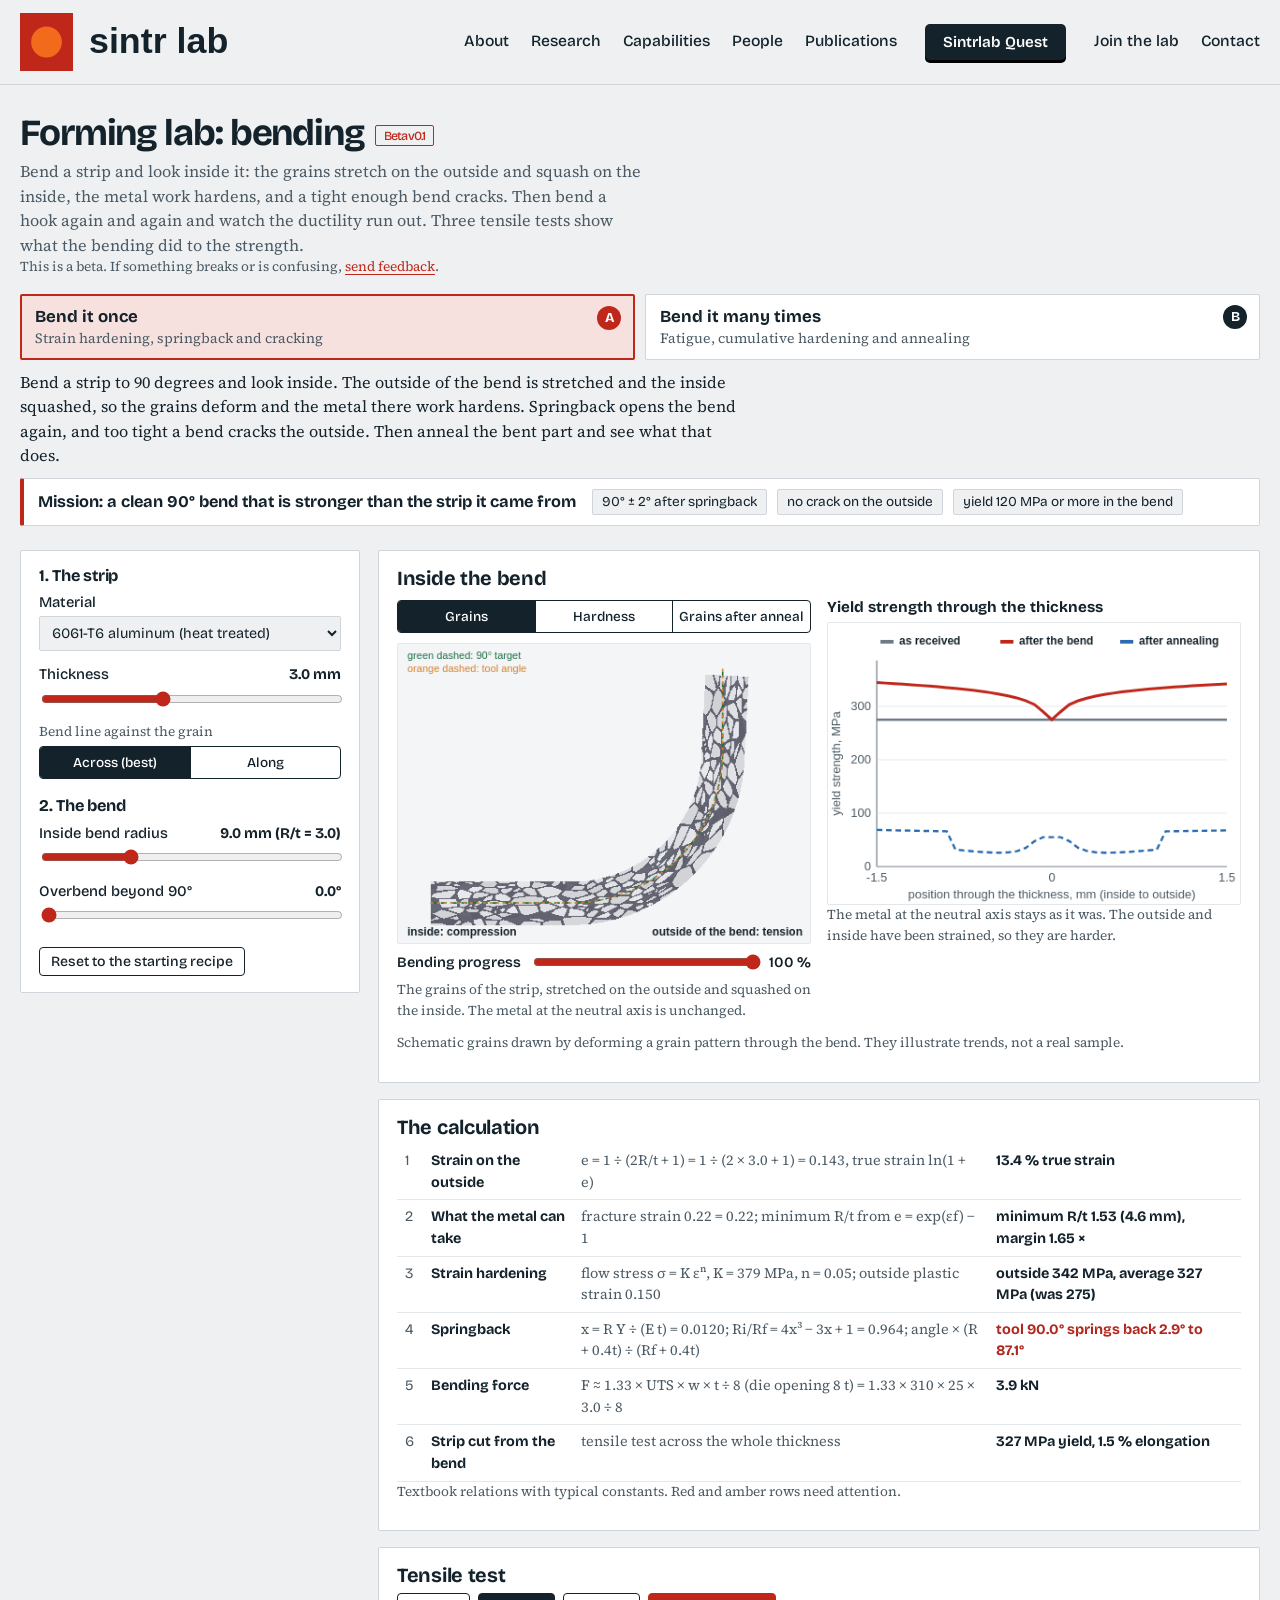
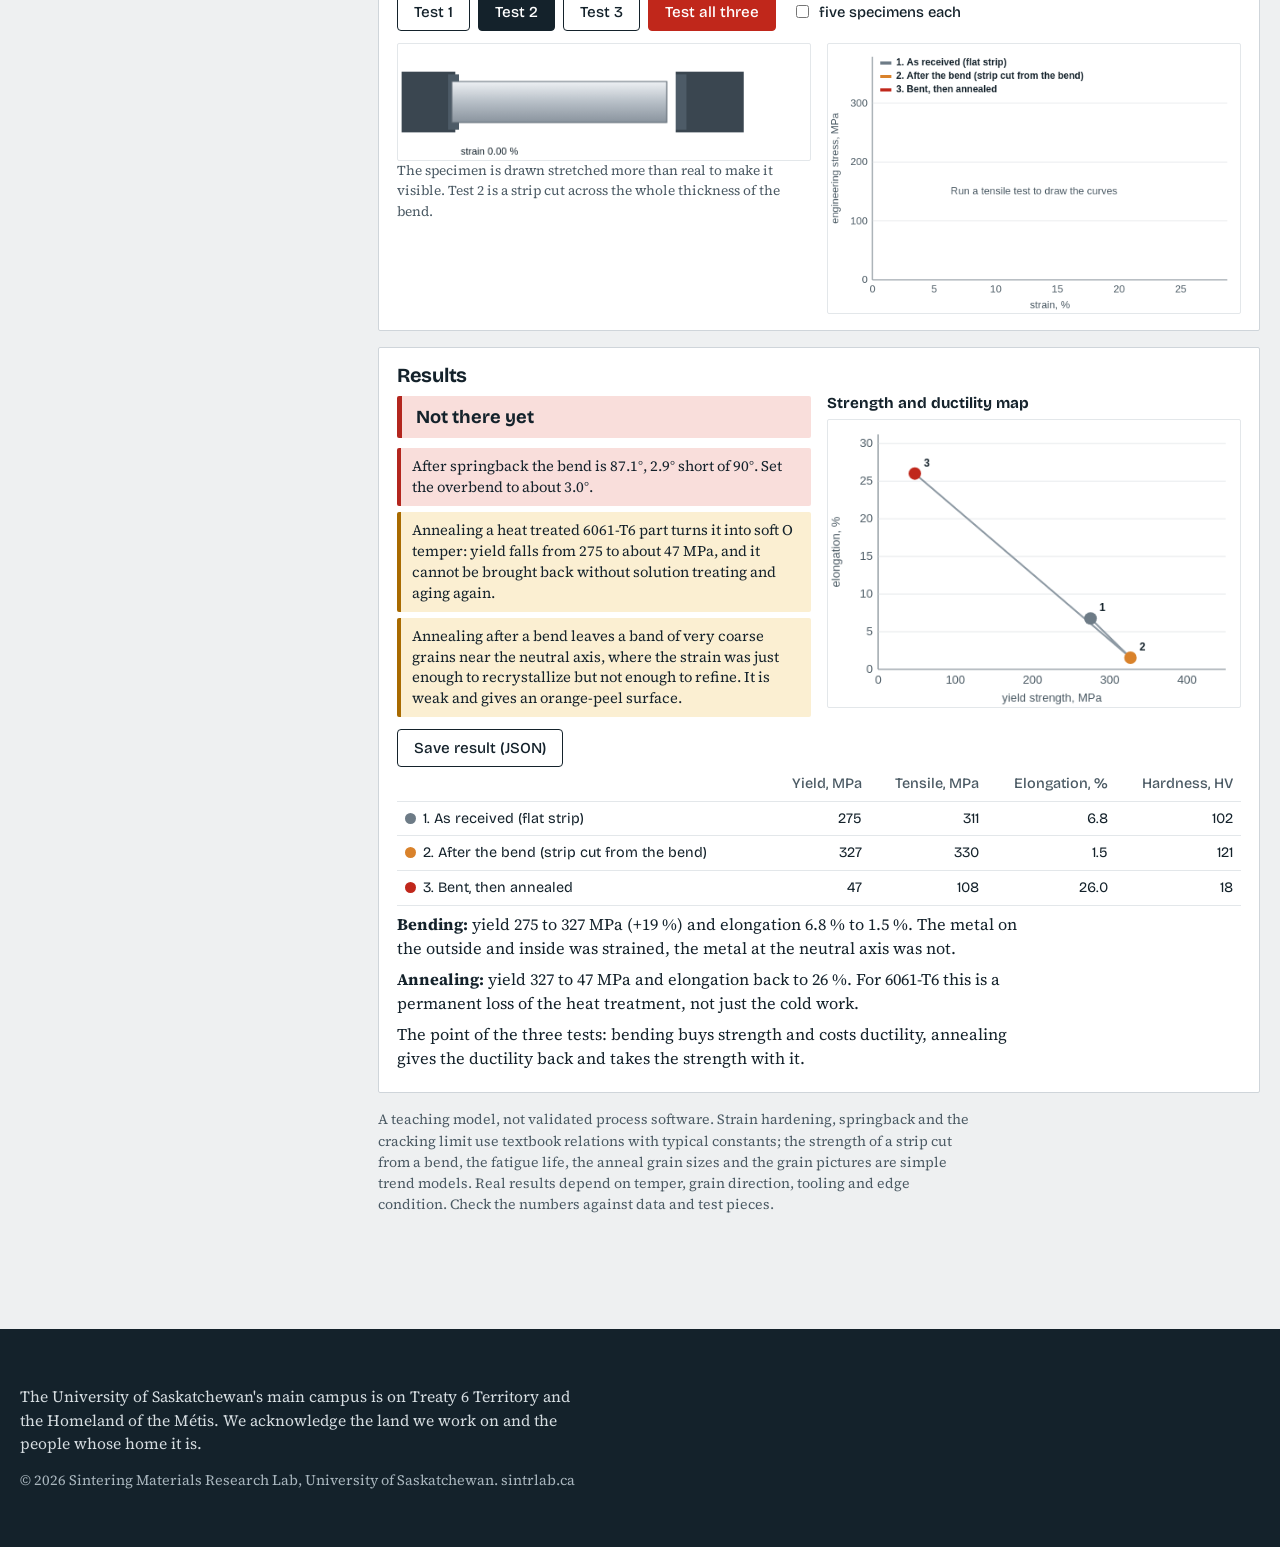
<file: simulators/bending.html>
<!DOCTYPE html>
<html lang="en">
<head>
<meta charset="utf-8">
<meta name="viewport" content="width=device-width, initial-scale=1">
<title>Bending | Sintrlab Quest | Sintering Materials Research Lab | University of Saskatchewan</title>
<meta name="description" content="Interactive bending simulator from the Sintering Materials Research Lab at the University of Saskatchewan. Bend a strip and look inside it: grains, strain hardening, springback and cracking, then bend a hook repeatedly and anneal it.">
<link rel="canonical" href="https://sintrlab.ca/simulators/bending.html">
<meta property="og:title" content="Bending | Sintrlab Quest | Sintering Materials Research Lab">
<meta property="og:description" content="Bend a strip and look inside it, then bend a hook again and again.">
<meta property="og:url" content="https://sintrlab.ca/simulators/bending.html">
<meta property="og:type" content="website">
<meta name="theme-color" content="#EEF0F1">
<link rel="icon" type="image/svg+xml" href="../sintrlab_symbol.svg">
<link rel="preconnect" href="https://fonts.googleapis.com">
<link rel="preconnect" href="https://fonts.gstatic.com" crossorigin>
<link href="https://fonts.googleapis.com/css2?family=Bricolage+Grotesque:opsz,wght@12..96,500;12..96,700&family=Source+Serif+4:ital,opsz,wght@0,8..60,400;0,8..60,600;1,8..60,400&display=swap" rel="stylesheet">
<link rel="stylesheet" href="../site-shell.css">
<!--
  Bending simulator (beta v0.1). The simulator makes no network calls.
  The header, dropdown and footer come from ../site-nav.js; colours and fonts from ../site-shell.css.
-->
<style>
:root{--bg:#EEF0F1;--surface:#fff;--ink:#14222B;--ink-soft:#4b5a64;--line:#cfd5da;--line-soft:#e3e7ea;--accent:#C0271B;--accent-deep:#9f1f15;--accent-soft:#f6e1de;--ok:#1f6f47;--ok-soft:#dff0e6;--warn:#a86a00;--warn-soft:#fbefd2;--bad:#b3261e;--bad-soft:#f9dedb;--head:'Bricolage Grotesque','Segoe UI',system-ui,sans-serif;--body:'Source Serif 4',Georgia,serif}
*{box-sizing:border-box}
body{margin:0;background:var(--bg);color:var(--ink);font-family:var(--body);font-size:1.02rem;line-height:1.5}
h1,h2,h3,h4,.btn,.casebtn,.chip,table,select{font-family:var(--head)}
h1{font-size:2.3rem;margin:0 0 6px;line-height:1.1}h2{font-size:1.25rem;margin:0 0 6px}h3{font-size:1.02rem;margin:18px 0 6px}h4{margin:10px 0 4px;font-size:.95rem}
.wrap{max-width:1280px;margin:0 auto;padding:0 20px}.top{padding:28px 0 8px}
.badge{display:inline-block;font:500 .78rem var(--head);color:var(--accent);border:1px solid var(--accent);border-radius:2px;padding:2px 8px;margin-left:10px;vertical-align:middle}
.sub{color:var(--ink-soft);max-width:78ch;margin:6px 0 0}.fine{font-size:.85rem;color:var(--ink-soft)}
.cases{display:grid;grid-template-columns:repeat(2,minmax(0,1fr));gap:10px;margin:16px 0 10px}
@media (max-width:760px){.cases{grid-template-columns:minmax(0,1fr)}}
.casebtn{text-align:left;padding:11px 14px;border:1px solid var(--line);border-radius:2px;background:var(--surface);cursor:pointer;color:var(--ink);line-height:1.3;position:relative}
.casebtn b{display:block;font-size:1.05rem;margin-right:26px}.casebtn span:not(.tag){font:400 .88rem var(--body);color:var(--ink-soft)}
.casebtn .tag{position:absolute;right:12px;top:10px;font:700 .85rem var(--head);width:24px;height:24px;border-radius:50%;background:var(--ink);color:#fff;text-align:center;line-height:24px}
.casebtn:hover{border-color:var(--ink)}.casebtn[aria-pressed="true"]{border:2px solid var(--accent);padding:10px 13px;background:var(--accent-soft)}.casebtn[aria-pressed="true"] .tag{background:var(--accent)}
.blurb{max-width:90ch;margin:8px 0 10px}
.mission{padding:10px 14px;border:1px solid var(--line);border-left:4px solid var(--accent);background:var(--surface);border-radius:2px;display:flex;flex-wrap:wrap;gap:6px 10px;align-items:center}
.mission b{font:700 1.02rem var(--head);margin-right:6px}.chip{font-size:.85rem;padding:2px 9px;border:1px solid var(--line);border-radius:2px;background:var(--bg);white-space:nowrap}
.grid{display:grid;grid-template-columns:minmax(280px,340px) minmax(0,1fr);gap:18px;margin:16px 0 40px;align-items:start}
.grid>*,.row2>*{min-width:0}@media (max-width:980px){.grid{grid-template-columns:minmax(0,1fr)}}
.panel,.box{background:var(--surface);border:1px solid var(--line);border-radius:2px;padding:16px 18px}.box{margin-bottom:16px}.panel h3:first-child{margin-top:0}
.slider{margin:0 0 9px}.slider label,.sl{display:flex;justify-content:space-between;font-size:.92rem;font-weight:500;font-family:var(--head);margin:6px 0 3px}.slider label span{font-weight:700;font-variant-numeric:tabular-nums}
input[type=range]{width:100%;accent-color:var(--accent)}
select{width:100%;padding:7px 8px;border:1px solid var(--line);border-radius:2px;background:var(--bg);color:var(--ink);font-size:.9rem;margin-bottom:6px}
.seg{display:flex;border:1px solid var(--ink);border-radius:4px;overflow:hidden;margin:4px 0 10px}
.seg button{flex:1;padding:7px 4px;border:0;border-right:1px solid var(--ink);background:transparent;color:var(--ink);cursor:pointer;font:500 .85rem var(--head)}
.seg button:last-child{border-right:0}.seg button:hover{background:rgba(20,34,43,.08)}.seg button[aria-pressed="true"]{background:var(--ink);color:#fff}
.btn{display:inline-block;font-weight:500;font-size:.95rem;padding:9px 16px;border-radius:4px;border:1px solid var(--ink);background:transparent;color:var(--ink);cursor:pointer}
.btn.small{padding:5px 11px;font-size:.88rem;margin-top:8px}.btn:hover{background:rgba(20,34,43,.08)}.btn.primary{background:var(--accent);color:#fff;border-color:var(--accent)}.btn.primary:hover{background:var(--accent-deep)}.btn[aria-pressed="true"]{background:var(--ink);color:#fff}
.chk{display:flex;align-items:center;gap:7px;font:500 .92rem var(--head)}
canvas{width:100%;height:auto;display:block;border:1px solid var(--line-soft);border-radius:2px;background:#fff}
.row2{display:grid;grid-template-columns:minmax(0,1fr) minmax(0,1fr);gap:16px;align-items:start}@media (max-width:900px){.row2{grid-template-columns:minmax(0,1fr)}}
.tw{overflow-x:auto}table{width:100%;border-collapse:collapse;font-size:.9rem}
th,td{padding:6px 8px;border-bottom:1px solid var(--line-soft);text-align:left;vertical-align:top}th{font-weight:500;color:var(--ink-soft)}#tbl td,#tbl th{text-align:right}#tbl td:first-child,#tbl th:first-child{text-align:left}
#work td.n{width:26px;color:var(--ink-soft)}#work td.st{font-weight:700;width:150px}#work td.fm{font-family:'Source Serif 4',Georgia,serif;color:var(--ink-soft)}#work td.rs{font-weight:700;width:30%}
#work tr.bad td.rs{color:var(--bad)}#work tr.warn td.rs{color:var(--warn)}
.dot{display:inline-block;width:11px;height:11px;border-radius:50%;margin-right:7px;vertical-align:-1px}
.btns{display:flex;flex-wrap:wrap;gap:8px;align-items:center;margin:4px 0 12px}
.verdict{padding:10px 14px;border-radius:2px;font:700 1.15rem var(--head);margin:4px 0 10px}.verdict.ok{background:var(--ok-soft);border-left:5px solid var(--ok)}.verdict.bad{background:var(--bad-soft);border-left:5px solid var(--bad)}
.notes{margin:0 0 12px;padding:0;list-style:none}.notes li{padding:8px 11px;border-radius:2px;margin:0 0 6px;font-size:.92rem;line-height:1.42;border-left:4px solid var(--line);background:var(--bg)}
li.ok{border-left-color:var(--ok);background:var(--ok-soft)}li.warn{border-left-color:var(--warn);background:var(--warn-soft)}li.bad{border-left-color:var(--bad);background:var(--bad-soft)}
.vw{display:grid;grid-template-columns:auto 1fr auto;gap:10px;align-items:center;margin:8px 0}.vw span{font:600 .9rem var(--head)}
.insights p{margin:6px 0;max-width:80ch}.disclaimer{font-size:.88rem;color:var(--ink-soft);max-width:85ch;margin:0 0 50px}
</style>
</head>
<body>
<a class="skip" href="#main">Skip to main content</a>
<div data-site-header></div>
<div class="top"><div class="wrap">
  <h1>Forming lab: bending<span class="badge">Beta v0.1</span></h1>
  <p class="sub">Bend a strip and look inside it: the grains stretch on the outside and squash on the inside, the metal work hardens, and a tight enough bend cracks. Then bend a hook again and again and watch the ductility run out. Three tensile tests show what the bending did to the strength.</p>
  <p class="fine">This is a beta. If something breaks or is confusing, <a href="mailto:anil.prasad@usask.ca?subject=Sintrlab%20Quest%20feedback%3A%20Bending%20(beta%20v0.1)">send feedback</a>.</p>
  <div class="cases" id="cases"></div>
  <p class="blurb" id="blurb"></p>
  <section class="mission" id="mission" aria-live="polite"></section>
</div></div>
<main id="main" class="wrap"><div class="grid">
  <aside class="panel" id="controls"></aside>
  <div>
    <div class="box"><h2>Inside the bend</h2>
      <div class="row2">
        <div><div class="seg" id="modes"></div><canvas id="bend" width="440" height="320" role="img" aria-label="Grain structure of the bent strip"></canvas>
          <div class="vw"><span id="viewLabel"></span><input type="range" id="view" min="0" max="100" value="100"><span id="viewOut"></span></div>
          <p class="fine" id="bendCap"></p></div>
        <div><h4 style="margin-top:0">Yield strength through the thickness</h4><canvas id="prof" width="440" height="300"></canvas>
          <p class="fine">The metal at the neutral axis stays as it was. The outside and inside have been strained, so they are harder.</p></div>
      </div>
      <p class="fine">Schematic grains drawn by deforming a grain pattern through the bend. They illustrate trends, not a real sample.</p>
    </div>
    <div class="box" id="histBox" style="display:none"><h2>Bend after bend</h2>
      <div class="row2"><div><canvas id="hS" width="440" height="260"></canvas></div><div><canvas id="hD" width="440" height="260"></canvas></div></div>
      <p class="fine">Hardening raises the strength with each bend while the ductility is used up. An anneal resets the ductility (grey lines).</p></div>
    <div class="box"><h2>The calculation</h2><div class="tw"><table id="work"></table></div>
      <p class="fine">Textbook relations with typical constants. Red and amber rows need attention.</p></div>
    <div class="box"><h2>Tensile test</h2>
      <div class="btns"><button class="btn tbtn" data-i="0" type="button">Test 1</button><button class="btn tbtn" data-i="1" type="button">Test 2</button><button class="btn tbtn" data-i="2" type="button">Test 3</button><button class="btn primary" id="allBtn" type="button">Test all three</button><label class="chk" style="margin-left:8px"><input type="checkbox" id="scat"> five specimens each</label></div>
      <div class="row2"><div><canvas id="spec" width="460" height="130" role="img" aria-label="Tensile specimen"></canvas><p class="fine">The specimen is drawn stretched more than real to make it visible. Test 2 is a strip cut across the whole thickness of the bend.</p></div>
        <div><canvas id="ss" width="520" height="340" role="img" aria-label="Stress-strain curves"></canvas></div></div></div>
    <div class="box"><h2>Results</h2>
      <div class="row2"><div><div class="verdict" id="verdict"></div><ul class="notes" id="flags"></ul><button class="btn" id="saveBtn" type="button">Save result (JSON)</button></div>
        <div><h4 style="margin-top:0">Strength and ductility map</h4><canvas id="map" width="460" height="320"></canvas></div></div>
      <div class="tw"><table id="tbl"></table></div><div class="insights" id="insights"></div></div>
    <p class="disclaimer">A teaching model, not validated process software. Strain hardening, springback and the cracking limit use textbook relations with typical constants; the strength of a strip cut from a bend, the fatigue life, the anneal grain sizes and the grain pictures are simple trend models. Real results depend on temper, grain direction, tooling and edge condition. Check the numbers against data and test pieces.</p>
  </div>
</div></main>
<div data-site-footer></div>
<script src="../site-nav.js" defer></script>
<script>
(function(){
'use strict';
// ==== MODEL: bending, strain hardening, repeated bending, annealing ====
const clamp=(v,a,b)=>Math.max(a,Math.min(b,v));
function mulberry32(a){return function(){a|=0;a=(a+0x6D2B79F5)|0;let x=Math.imul(a^(a>>>15),1|a);x=(x+Math.imul(x^(x>>>7),61|x))^x;return((x^(x>>>14))>>>0)/4294967296;};}
function gauss(r){let u=0,v=0;while(!u)u=r();while(!v)v=r();return Math.sqrt(-2*Math.log(u))*Math.cos(2*Math.PI*v);}
const WID=25, KB=0.4, CSTR=-0.6, EPCAP=0.3;
const MATS={
  a6061o:{n:'6061-O aluminum (annealed)',E:69000,Y0:55,UTS0:125,nn:0.20,ef:0.75,aniso:0.9,d0:60,Yann:55},
  a6061t6:{n:'6061-T6 aluminum (heat treated)',E:69000,Y0:275,UTS0:310,nn:0.05,ef:0.22,aniso:0.6,d0:50,annealTo:'a6061o'},
  brass:{n:'Cartridge brass C260, annealed',E:110000,Y0:95,UTS0:330,nn:0.49,ef:0.9,aniso:0.85,d0:35},
  steel:{n:'Mild steel 1008, annealed',E:200000,Y0:175,UTS0:330,nn:0.26,ef:0.9,aniso:0.85,d0:25}
};
Object.values(MATS).forEach(m=>{m.K=m.UTS0*Math.exp(m.nn)/Math.pow(m.nn,m.nn);m.eq0=Math.pow(m.Y0/m.K,1/m.nn);});
const annealed=m=>m.annealTo?MATS[m.annealTo]:m;

/* strength and ductility of metal carrying a given plastic prestrain and ductility damage */
function propsAt(m,epsAcc,D){
  const tot=Math.min(EPCAP,m.eq0+epsAcc),Y=m.K*Math.pow(tot,m.nn),uRem=Math.max(0,m.nn-tot);
  const UTS=uRem>0?m.K*Math.pow(m.nn,m.nn)/Math.exp(uRem):Y;
  const remTot=Math.max(0.002,m.ef*(1-D)),post=Math.max(0,remTot-uRem);
  const EL=100*(Math.exp(uRem+0.1*post)-1);
  return {YS:Y,UTS:Math.max(UTS,Y),EL,E:m.E,HV:0.37*Y,brittle:false};
}
const crackedProps=(prev)=>({YS:prev.YS*0.6,UTS:prev.YS*0.6,EL:0.3,E:prev.E,HV:prev.HV,brittle:true,cracked:true});

/* strain through the thickness of a bend, outside is tension */
function layers(m,t,R,n){
  n=n||41;const Rn=R+0.5*t,out=[];
  for(let i=0;i<n;i++){const y=(i/(n-1)-0.5)*t,e=y/Rn;const ae=Math.abs(e),mag=y>=0?Math.log(1+ae):-Math.log(1-Math.min(0.97,ae));
    const epsP=Math.max(0,mag-m.Y0/m.E);out.push({y,mag,epsP});}
  return out;
}
const meanOf=(a,f)=>a.reduce((s,v)=>s+f(v),0)/a.length;
function minBendRatio(efEff){const e=Math.exp(efEff)-1;return Math.max(0,((1/e)-1)/2);}
function springback(m,t,R,alphaTool){
  const x=R*m.Y0/(m.E*t),ratio=4*x*x*x-3*x+1,Rf=R/ratio,af=alphaTool*(R+KB*t)/(Rf+KB*t);
  return {ratio,Rf,alphaFinal:af,deg:alphaTool-af};
}
const recrystFactor=ep=>ep<0.01?1:(ep<0.08?1+3.5*Math.exp(-Math.pow(Math.log(ep/0.04),2)/0.8):Math.max(0.45,0.7-0.8*(ep-0.08)));

/* ---------- Case A: one bend ---------- */
function singleBend(P){
  const m=MATS[P.mat],L=layers(m,P.t,P.R),Rn=P.R+0.5*P.t;
  const eo=P.t/(2*P.R+P.t),epsO=Math.log(1+eo),efEff=m.ef*(P.dir==='along'?m.aniso:1);
  const crack=epsO>efEff,margin=efEff/epsO,RminT=minBendRatio(efEff);
  const epsPmax=Math.max(...L.map(l=>l.epsP)),epsPmean=meanOf(L,l=>l.epsP);
  const D=Math.min(0.98,epsO/efEff*0.5);
  const c1=propsAt(m,0,0);
  const layerY=L.map(l=>propsAt(m,l.epsP,0).YS);
  let c2;
  if(crack)c2=crackedProps(propsAt(m,epsPmean,D));
  else{const mean=meanOf(L,l=>propsAt(m,l.epsP,0).YS),meanU=meanOf(L,l=>propsAt(m,l.epsP,0).UTS),eff=0.6*epsPmax+0.4*epsPmean,pe=propsAt(m,eff,D);
    c2={YS:mean,UTS:Math.max(meanU,mean),EL:pe.EL,E:m.E,HV:0.37*mean,brittle:false};}
  const ma=annealed(m),a0=propsAt(ma,0,0),gf=L.map(l=>recrystFactor(l.epsP)),Yl=L.map((l,i)=>ma.Y0*Math.sqrt(1/gf[i]));
  const Yann=meanOf(Yl,v=>v)*(ma.Yann?1:1);
  const c3={YS:crack?a0.YS*0.9:Yann,UTS:crack?a0.UTS:a0.UTS*Yann/ma.Y0,EL:crack?a0.EL*0.9:a0.EL*(gf.some(g=>g>2)?0.9:1),E:m.E,HV:0.37*Yann,brittle:false,coarse:gf.some(g=>g>2)};
  c3.UTS=Math.max(c3.UTS,c3.YS);
  const tool=90+P.over,sb=springback(m,P.t,P.R,tool),force=1.33*m.UTS0*WID*P.t/8;
  const layerYann=Yl;
  return {m,L,Rn,eo,epsO,efEff,crack,margin,RminT,epsPmax,epsPmean,D,conds:[c1,c2,c3],layerY,layerYann,gf,tool,sb,angle:sb.alphaFinal,angleErr:sb.alphaFinal-90,force,annealedTo:ma};
}

/* ---------- Case B: repeated bending ---------- */
function repeatBend(P,annEvery){
  const base=MATS[P.mat],path=P.cyc==='rev'?4:2,ampF=P.cyc==='rev'?1:0.5;
  let m=base,s=0,D=0,failAt=null;const rec=[],anneals=[];
  for(let i=1;i<=P.N;i++){
    const L=layers(m,P.t,P.R),epsPo=Math.max(...L.map(l=>l.epsP)),amp=ampF*epsPo;
    const efat=m.ef*(P.dir==='along'?m.aniso:1);
    const Nf=amp>1e-6?0.5*Math.pow(amp/efat,1/CSTR):1e9;
    s++;D+=1/Nf;
    const accL=L.map(l=>s*path*l.epsP),Ymean=meanOf(accL,a=>propsAt(m,a,0).YS),Umean=meanOf(accL,a=>propsAt(m,a,0).UTS),accMean=meanOf(accL,a=>a),accMax=Math.max(...accL);
    const pe=propsAt(m,0.6*accMax+0.4*accMean,Math.min(D,0.99));
    if(D>=1){failAt=i;rec.push({i,YS:Ymean,UTS:Ymean,EL:0.3,D:1,s,Nf,cracked:true,mat:m,accL,L});break;}
    rec.push({i,YS:Ymean,UTS:Math.max(Umean,Ymean),EL:pe.EL,D,s,Nf,cracked:false,mat:m,accL,L});
    if(annEvery>0&&i%annEvery===0){anneals.push(i);m=annealed(base);s=0;D=0;rec[rec.length-1].annealedAfter=true;}
  }
  return {rec,failAt,anneals,path,ampF};
}
function stateAtB(P,rec){return rec;}
function repeatConds(P){
  const m=MATS[P.mat],c1=propsAt(m,0,0),r2=repeatBend(P,0),r3=repeatBend(P,P.ann);
  const mk=(r)=>{const last=r.rec[r.rec.length-1];if(r.failAt)return Object.assign(crackedProps({YS:last.YS,E:m.E,HV:0.37*last.YS}),{failAt:r.failAt});
    if(last.annealedAfter){const p=propsAt(annealed(m),0,0);return Object.assign(p,{annealedLast:true});}
    return {YS:last.YS,UTS:last.UTS,EL:last.EL,E:m.E,HV:0.37*last.YS,brittle:false};};
  return {conds:[c1,mk(r2),mk(r3)],r2,r3};
}
// ==== END MODEL ====

// ==== RENDER ====
function niceTicks(max,n){const raw=max/n,mag=Math.pow(10,Math.floor(Math.log10(raw))),f=raw/mag,s=(f<1.5?1:f<3?2:f<7?5:10)*mag,out=[];for(let v=0;v<=max+1e-9;v+=s)out.push(+v.toFixed(6));return out;}
function chartFrame(ctx,W,H,L,R,T,B,x0,x1,y0,y1,xl,yl,xt,yt){
  ctx.clearRect(0,0,W,H);const sx=v=>L+(R-L)*(v-x0)/(x1-x0),sy=v=>B-(B-T)*(v-y0)/(y1-y0);
  ctx.strokeStyle='#5a6872';ctx.lineWidth=1;ctx.beginPath();ctx.moveTo(L,T);ctx.lineTo(L,B);ctx.lineTo(R,B);ctx.stroke();
  ctx.font='13px sans-serif';ctx.fillStyle='#4b5a64';ctx.textAlign='right';
  yt.forEach(v=>{ctx.fillText(v,L-6,sy(v)+4);ctx.strokeStyle='#d4d9de';ctx.lineWidth=.6;ctx.beginPath();ctx.moveTo(L,sy(v));ctx.lineTo(R,sy(v));ctx.stroke();});
  ctx.textAlign='center';xt.forEach(v=>{ctx.fillStyle='#4b5a64';ctx.fillText(+(+v).toFixed(2),sx(v),B+16);});
  ctx.fillText(xl,(L+R)/2,H-6);ctx.save();ctx.translate(13,(T+B)/2);ctx.rotate(-Math.PI/2);ctx.fillText(yl,0,0);ctx.restore();
  return {sx,sy};
}
function pline(ctx,pts,f,col,w,dash){ctx.strokeStyle=col;ctx.lineWidth=w;ctx.setLineDash(dash||[]);ctx.beginPath();pts.forEach((p,i)=>{const x=f.sx(p[0]),y=f.sy(p[1]);i?ctx.lineTo(x,y):ctx.moveTo(x,y);});ctx.stroke();ctx.setLineDash([]);}

/* ---------- stress-strain curve and specimen (same approach as the heat treatment lab) ---------- */
function curveOf(pr){
  const E=pr.E,sy=pr.YS,su=pr.UTS;
  if(pr.brittle||pr.EL<0.5){const ef=su/E;return {epsF:ef,epsU:ef,brittle:true,f:e=>Math.min(su,E*e),sigF:su};}
  const epsF=pr.EL/100+0.9*su/E,e0=0.9*sy/E,epsU=e0+0.8*(epsF-e0),k=4/(epsU-e0),s0=0.9*sy,sigF=su*(pr.EL>3?0.82:0.95);
  const f=e=>{if(e<=e0)return E*e;if(e<=epsU)return s0+(su-s0)*(1-Math.exp(-k*(e-e0)))/(1-Math.exp(-k*(epsU-e0)));return su+(sigF-su)*(e-epsU)/(epsF-epsU);};
  return {epsF,epsU,brittle:false,f,sigF};
}
function scatterSet(pr,seed,n){
  const r=mulberry32(seed),out=[],cv=0.10+0.30*(1-Math.min(1,pr.EL/6))+(pr.brittle?0.25:0);
  for(let i=0;i<n;i++){const z1=gauss(r),z2=gauss(r);out.push(Object.assign({},pr,{YS:pr.YS*(1+0.02*z1),UTS:pr.UTS*(1+0.02*z1+0.01*gauss(r)),EL:Math.max(0.1,pr.EL*Math.exp(cv*z2))}));}
  return out.map(p=>{p.UTS=Math.max(p.UTS,p.YS);return p;});
}
function drawSpecimen(ctx,W,H,cv,eps,fractured,tBreak){
  ctx.clearRect(0,0,W,H);
  const cy=H/2,gx0=70,L0=W-2*gx0-80,w0=46,stretch=cv.brittle?30:5,vis=Math.min(eps*stretch,0.3),L=L0*(1+vis),x0=gx0-10,neckC=x0+L/2;
  const neckT=cv.brittle||eps<=cv.epsU?0:Math.max(0,Math.min(1,(eps-cv.epsU)/(cv.epsF-cv.epsU)))*0.55;
  const hw=x=>{let h=w0/2*(1-0.22*Math.min(1,eps*stretch/1.4));if(neckT>0){const d=(x-neckC)/(L*0.1);h*=1-neckT*Math.exp(-d*d);}return h;};
  const grad=ctx.createLinearGradient(0,cy-w0/2,0,cy+w0/2);grad.addColorStop(0,'#eef1f4');grad.addColorStop(0.5,'#b7bfc7');grad.addColorStop(1,'#8a949e');
  ctx.fillStyle='#3a4650';ctx.fillRect(4,cy-34,gx0-10,68);ctx.fillRect(x0+L+10,cy-34,gx0+6,68);
  ctx.fillStyle='#4d5b67';ctx.fillRect(gx0-14,cy-w0/2-8,12,w0+16);ctx.fillRect(x0+L+10,cy-w0/2-8,12,w0+16);
  const body=(xa,xb)=>{ctx.beginPath();const n=40;for(let i=0;i<=n;i++){const x=xa+(xb-xa)*i/n;ctx.lineTo(x,cy-hw(x));}for(let i=n;i>=0;i--){const x=xa+(xb-xa)*i/n;ctx.lineTo(x,cy+hw(x));}ctx.closePath();ctx.fillStyle=grad;ctx.fill();ctx.strokeStyle='#5d6872';ctx.lineWidth=1.2;ctx.stroke();};
  if(!fractured)body(x0,x0+L);
  else{const gap=Math.min(40,tBreak*40);ctx.save();ctx.beginPath();ctx.rect(0,0,neckC-gap/2,H);ctx.clip();body(x0,x0+L);ctx.restore();
    ctx.save();ctx.beginPath();ctx.rect(neckC+gap/2,0,W,H);ctx.clip();ctx.translate(gap,0);body(x0,x0+L);ctx.restore();
    ctx.fillStyle='#e0261c';ctx.font='700 13px sans-serif';ctx.textAlign='center';ctx.fillText(cv.brittle?'brittle fracture: flat, no neck':'ductile fracture: necked',W/2,18);}
  ctx.fillStyle='#14222B';ctx.font='11px sans-serif';ctx.textAlign='left';ctx.fillText('strain '+(eps*100).toFixed(2)+' %',gx0,H-6);
}

/* ---------- the bent strip, drawn from its grains ---------- */
const CEN={};
function genCenters(seed,dy,ar,tp,cap){
  const key=seed+'|'+dy.toFixed(1)+'|'+ar+'|'+(tp|0);if(CEN[key])return CEN[key];
  const S0=-160,S1=420,h=tp+4,rnd=mulberry32(seed);let d=dy,n=Math.round((S1-S0)*h/(d*d*ar));while(n>cap){d*=1.1;n=Math.round((S1-S0)*h/(d*d*ar));}
  const c=new Float32Array(n*2);for(let i=0;i<n;i++){c[2*i]=S0+rnd()*(S1-S0);c[2*i+1]=(rnd()-0.5)*h;}
  return CEN[key]={c,n,ar};
}
function nearest2(F,s,y){let a=1e9,b=1e9,ai=0;const c=F.c,ar=F.ar;
  for(let i=0;i<F.n;i++){const ds=(s-c[2*i])/ar,dv=y-c[2*i+1],d=ds*ds+dv*dv;if(d<a){b=a;a=d;ai=i;}else if(d<b)b=d;}
  return {d1:Math.sqrt(a),d2:Math.sqrt(b),i:ai};}
function heat(u){u=Math.max(0,Math.min(1,u));const st=[[43,108,176],[88,160,140],[238,200,70],[215,100,40],[180,30,25]],x=u*4,i=Math.min(3,Math.floor(x)),t=x-i,a=st[i],b=st[i+1];return [a[0]+(b[0]-a[0])*t,a[1]+(b[1]-a[1])*t,a[2]+(b[2]-a[2])*t];}
function epsPLocal(m,yt,Rnp){const e=Math.abs(yt)/Rnp,mag=yt>=0?Math.log(1+e):-Math.log(1-Math.min(0.97,e));return Math.max(0,mag-m.Y0/m.E);}
function bendGeom(W,H,t,R){const pxmm=Math.max(6,Math.min(30,185/(R+t)));return {pxmm,tp:t*pxmm,Rnp:(R+0.5*t)*pxmm,cx:W*0.42,cy:H*0.36,L1:150,L2:90};}
function drawAxis(ctx,g,angDeg,col,dash){
  const a=angDeg*Math.PI/180,pts=[[g.cx-g.L1,g.cy+g.Rnp]];
  for(let i=0;i<=30;i++){const ph=-Math.PI/2+a*i/30;pts.push([g.cx+g.Rnp*Math.cos(ph),g.cy-g.Rnp*Math.sin(ph)]);}
  const pe=-Math.PI/2+a,E=pts[pts.length-1],tx=-Math.sin(pe),ty=-Math.cos(pe);pts.push([E[0]+tx*g.L2,E[1]+ty*g.L2]);
  ctx.strokeStyle=col;ctx.lineWidth=1.6;ctx.setLineDash(dash);ctx.beginPath();pts.forEach((p,i)=>i?ctx.lineTo(p[0],p[1]):ctx.moveTo(p[0],p[1]));ctx.stroke();ctx.setLineDash([]);
}
function renderBend(ctx,W,H,P,o){
  const m=o.matObj||MATS[P.mat],ma=annealed(m),g=bendGeom(W,H,P.t,P.R),{tp,Rnp,cx,cy,L1,L2}=g,alpha=o.ang*Math.PI/180;
  ctx.fillStyle='#f3f5f6';ctx.fillRect(0,0,W,H);
  const img=ctx.getImageData(0,0,W,H),D=img.data;
  const dy=Math.max(3,tp/7),arO=o.ar||1.3;
  const Fo=genCenters(11,dy,arO,tp,520),Fc=genCenters(23,dy*3.3,1,tp,520),Ff=genCenters(37,dy*0.62,1,tp,520);
  const pe=-Math.PI/2+alpha,Ex=cx+Rnp*Math.cos(pe),Ey=cy-Rnp*Math.sin(pe),tx=-Math.sin(pe),ty=-Math.cos(pe),nx=Math.cos(pe),ny=-Math.sin(pe);
  const ymin=Math.min(m.Y0,ma.Y0*0.45),ymax=m.K*Math.pow(EPCAP,m.nn);
  for(let py=0;py<H;py++)for(let px=0;px<W;px++){
    let s,yt,inArc=false,ok=false;
    const dx=px-cx,dyy=cy-py,r=Math.hypot(dx,dyy);
    if(Math.abs(r-Rnp)<=tp/2){let th=Math.atan2(dyy,dx)+Math.PI/2;if(th<0)th+=2*Math.PI;if(th<=alpha){s=th*Rnp;yt=r-Rnp;inArc=true;ok=true;}}
    if(!ok&&px<=cx&&px>=cx-L1&&Math.abs(py-(cy+Rnp))<=tp/2){s=px-cx;yt=py-(cy+Rnp);ok=true;}
    if(!ok){const vx=px-Ex,vy=py-Ey,sl=vx*tx+vy*ty,y2=vx*nx+vy*ny;if(sl>0&&sl<=L2&&Math.abs(y2)<=tp/2){s=alpha*Rnp+sl;yt=y2;ok=true;}}
    if(!ok)continue;
    const ep=inArc?epsPLocal(m,yt,Rnp):0;
    let F=Fo;if(o.anneal&&ep>=0.01)F=ep<0.08?Fc:Ff;
    const q=nearest2(F,s,yt),bd=(q.d2-q.d1)<1.1;
    let r0,g0,b0;
    if(o.mode==='hard'){let Y;if(o.anneal){Y=ma.Y0*Math.sqrt(1/recrystFactor(ep));}else{Y=propsAt(m,(o.acc||1)*ep,0).YS;}
      const c=heat((Y-ymin)/(ymax-ymin));r0=c[0];g0=c[1];b0=c[2];}
    else{const tone=206+((q.i*37)%26);r0=tone;g0=tone+2;b0=tone+6;}
    if(bd){r0*=0.45;g0*=0.45;b0*=0.5;}
    const k=4*(py*W+px);D[k]=r0;D[k+1]=g0;D[k+2]=b0;D[k+3]=255;
  }
  ctx.putImageData(img,0,0);
  // slip bands from accumulated strain
  if(o.slip>0.02&&!o.anneal){const rnd=mulberry32(77),n=Math.floor(Math.min(1.5,o.slip)*320);ctx.strokeStyle='rgba(20,24,30,.30)';ctx.lineWidth=1;
    for(let i=0,tries=0;i<n&&tries<n*30;tries++){const th=rnd()*alpha,rr=Rnp+(rnd()-0.5)*tp;const x=cx+rr*Math.cos(-Math.PI/2+th),y=cy-rr*Math.sin(-Math.PI/2+th);
      const ang=-Math.PI/2+th+Math.PI/2+(rnd()<0.5?0.6:-0.6);ctx.beginPath();ctx.moveTo(x-Math.cos(ang)*3,y+Math.sin(ang)*3);ctx.lineTo(x+Math.cos(ang)*3,y-Math.sin(ang)*3);ctx.stroke();i++;}}
  // cracks on the outside
  if(o.crack>0.02){const rnd=mulberry32(5),n=6;ctx.fillStyle='#14161a';
    for(let i=0;i<n;i++){const th=alpha*(0.1+0.8*(i+rnd()*0.4)/n),dep=Math.min(1,o.crack)*tp*(0.45+0.55*rnd())*(o.crack>=1?1.1:1),ro=Rnp+tp/2,rd=ro-dep,w=0.03+0.025*o.crack;
      const p=(r,t)=>[cx+r*Math.cos(-Math.PI/2+t),cy-r*Math.sin(-Math.PI/2+t)],a=p(ro,th-w),b=p(ro,th+w),c=p(rd,th);ctx.beginPath();ctx.moveTo(a[0],a[1]);ctx.lineTo(b[0],b[1]);ctx.lineTo(c[0],c[1]);ctx.closePath();ctx.fill();}}
  if(o.showAngles){drawAxis(ctx,g,90,'#1f6f47',[6,5]);if(Math.abs(o.tool-o.ang)>0.3)drawAxis(ctx,g,o.tool,'#d9822b',[3,4]);}
  ctx.fillStyle='#14222B';ctx.font='600 12px sans-serif';ctx.textAlign='right';ctx.fillText('outside of the bend: tension',W-8,H-8);ctx.textAlign='left';ctx.fillText('inside: compression',10,H-8);
  if(o.showAngles){ctx.font='11px sans-serif';ctx.fillStyle='#1f6f47';ctx.fillText('green dashed: 90° target',10,16);ctx.fillStyle='#d9822b';ctx.fillText('orange dashed: tool angle',10,30);}
}

/* ---------- charts for the repeated-bending history ---------- */
function drawHistory(c,P,sim,kind){
  const ctx=c.getContext('2d'),W=c.width,H=c.height,rec=sim.rec,N=P.N;
  if(kind==='str'){
    const ymax=Math.max(400,Math.max(...rec.map(r=>r.UTS))*1.1);
    const f=chartFrame(ctx,W,H,50,W-14,14,H-40,0,Math.max(2,N),0,ymax,'bend number','strength, MPa',niceTicks(Math.max(2,N),5),niceTicks(ymax,5));
    sim.anneals.forEach(a=>{ctx.strokeStyle='#8d99a3';ctx.setLineDash([4,4]);ctx.beginPath();ctx.moveTo(f.sx(a),14);ctx.lineTo(f.sx(a),H-40);ctx.stroke();ctx.setLineDash([]);});
    pline(ctx,[[0,MATS[P.mat].Y0]].concat(rec.map(r=>[r.i,r.UTS])),f,'#d9822b',2.4);pline(ctx,[[0,MATS[P.mat].Y0]].concat(rec.map(r=>[r.i,r.YS])),f,'#c0271b',3);
    ctx.font='600 12px sans-serif';ctx.textAlign='left';[['#c0271b','yield'],['#d9822b','tensile']].forEach((l,i)=>{ctx.fillStyle=l[0];ctx.fillRect(60,20+i*16,14,4);ctx.fillStyle='#14222B';ctx.fillText(l[1],80,25+i*16);});
    if(sim.anneals.length){ctx.fillStyle='#4b5a64';ctx.fillText('grey lines: anneals',60,56);}
  } else {
    const ymax=Math.max(10,Math.max(...rec.map(r=>r.EL))*1.1);
    const f=chartFrame(ctx,W,H,50,W-50,14,H-40,0,Math.max(2,N),0,ymax,'bend number','elongation left, %',niceTicks(Math.max(2,N),5),niceTicks(ymax,5));
    const g=v=>14+(H-54)*(1-v);
    sim.anneals.forEach(a=>{ctx.strokeStyle='#8d99a3';ctx.setLineDash([4,4]);ctx.beginPath();ctx.moveTo(f.sx(a),14);ctx.lineTo(f.sx(a),H-40);ctx.stroke();ctx.setLineDash([]);});
    pline(ctx,[[0,propsAt(MATS[P.mat],0,0).EL]].concat(rec.map(r=>[r.i,r.EL])),f,'#1f6f47',3);
    ctx.strokeStyle='#b3261e';ctx.lineWidth=2.4;ctx.setLineDash([6,4]);ctx.beginPath();[[0,0]].concat(rec.map(r=>[r.i,r.D])).forEach((p,i)=>{const x=f.sx(p[0]),y=g(Math.min(1,p[1]));i?ctx.lineTo(x,y):ctx.moveTo(x,y);});ctx.stroke();ctx.setLineDash([]);
    ctx.fillStyle='#b3261e';ctx.font='11px sans-serif';ctx.textAlign='left';ctx.fillText('1.0',W-46,g(1)+4);ctx.fillText('0',W-46,g(0)+4);ctx.save();ctx.translate(W-6,(14+H-40)/2);ctx.rotate(Math.PI/2);ctx.textAlign='center';ctx.fillText('ductility used up (damage)',0,0);ctx.restore();
    ctx.font='600 12px sans-serif';ctx.textAlign='left';[['#1f6f47','elongation left'],['#b3261e','damage']].forEach((l,i)=>{ctx.fillStyle=l[0];ctx.fillRect(60,20+i*16,14,4);ctx.fillStyle='#14222B';ctx.fillText(l[1],80,25+i*16);});
    if(sim.failAt){ctx.fillStyle='#b3261e';ctx.font='700 13px sans-serif';ctx.textAlign='right';ctx.fillText('cracks at bend '+sim.failAt,W-56,H-48);}
  }
}
function drawProfile(c,P,series,t){
  const ctx=c.getContext('2d'),W=c.width,H=c.height,ymax=Math.max(...series.map(s=>Math.max(...s.v)))*1.12;
  const f=chartFrame(ctx,W,H,52,W-14,40,H-40,-t/2,t/2,0,ymax,'position through the thickness, mm (inside to outside)','yield strength, MPa',[-t/2,0,t/2],niceTicks(ymax,5));
  series.forEach(s=>pline(ctx,s.v.map((v,i)=>[(i/(s.v.length-1)-0.5)*t,v]),f,s.col,s.w||3,s.dash));
  ctx.font='600 12px sans-serif';ctx.textAlign='left';series.forEach((s,i)=>{ctx.fillStyle=s.col;ctx.fillRect(56+i*128,18,14,4);ctx.fillStyle='#14222B';ctx.fillText(s.n,76+i*128,23);});
}
// ==== END RENDER ====

// ==== UI ====
const $=id=>document.getElementById(id);
const fx=(v,n)=>v.toFixed(n);
const AR={a6061t6:2.5};
const MATOPT=Object.keys(MATS).map(k=>[k,MATS[k].n]);
const COL=['#6d7b86','#d9822b','#c0271b'];
const CASES={
 A:{id:'A',tag:'A',title:'Bend it once',sub:'Strain hardening, springback and cracking',
  blurb:'Bend a strip to 90 degrees and look inside. The outside of the bend is stretched and the inside squashed, so the grains deform and the metal there work hardens. Springback opens the bend again, and too tight a bend cracks the outside. Then anneal the bent part and see what that does.',
  ctrl:[{g:'The strip',k:'mat',type:'select',l:'Material',opts:MATOPT},
        {g:'The strip',k:'t',type:'range',l:'Thickness',min:1,max:6,step:0.5,fmt:v=>fx(v,1)+' mm'},
        {g:'The strip',k:'dir',type:'seg',l:'Bend line against the grain',opts:[['across','Across (best)'],['along','Along']]},
        {g:'The bend',k:'R',type:'range',l:'Inside bend radius',min:0.5,max:30,step:0.5,fmt:(v,P)=>fx(v,1)+' mm (R/t = '+fx(v/P.t,1)+')'},
        {g:'The bend',k:'over',type:'range',l:'Overbend beyond 90°',min:0,max:20,step:0.5,fmt:v=>fx(v,1)+'°'}],
  def:{mat:'a6061t6',t:3,dir:'across',R:9,over:0},
  ladder:['As received (flat strip)','After the bend (strip cut from the bend)','Bent, then annealed'],
  modes:[['grain','Grains'],['hard','Hardness'],['anneal','Grains after anneal']]},
 B:{id:'B',tag:'B',title:'Bend it many times',sub:'Fatigue, cumulative hardening and annealing',
  blurb:'A hook gets bent and straightened again and again. Each bend adds strain, so the metal hardens and its ductility is used up until the outside cracks. Annealing resets the damage, but a heat treated aluminum part comes out soft for good. Choose the radius and an anneal schedule to get a hook that survives.',
  ctrl:[{g:'The strip',k:'mat',type:'select',l:'Material',opts:MATOPT},
        {g:'The strip',k:'t',type:'range',l:'Thickness',min:1,max:6,step:0.5,fmt:v=>fx(v,1)+' mm'},
        {g:'The strip',k:'dir',type:'seg',l:'Bend line against the grain',opts:[['across','Across (best)'],['along','Along']]},
        {g:'The bending',k:'R',type:'range',l:'Inside bend radius',min:0.5,max:30,step:0.5,fmt:(v,P)=>fx(v,1)+' mm (R/t = '+fx(v/P.t,1)+')'},
        {g:'The bending',k:'cyc',type:'seg',l:'How it is bent',opts:[['one','One way and straighten'],['rev','Back and forth']]},
        {g:'The bending',k:'N',type:'range',l:'Number of bends',min:1,max:40,step:1,fmt:v=>v+' bends'},
        {g:'Annealing',k:'ann',type:'select',num:true,l:'Anneal the hook',opts:[[0,'Never'],[1,'After every bend'],[2,'After every 2 bends'],[3,'After every 3 bends'],[5,'After every 5 bends'],[10,'After every 10 bends']]}],
  def:{mat:'a6061t6',t:3,dir:'across',R:15,cyc:'one',N:10,ann:0},
  ladder:['As received','After the bends, never annealed','After the bends, your anneal schedule'],
  modes:[['grain','Grains'],['hard','Hardness']]}
};
let CK='A',P={},R=null,MODE='grain',VIEW=1,TD=[null,null,null],TSEL=1,ANIM=null,pend=false;

function setCase(k){CK=k;P=Object.assign({},CASES[k].def);MODE='grain';VIEW=k==='A'?1:CASES.B.def.N;TD=[null,null,null];TSEL=1;stopAnim();
  document.querySelectorAll('.casebtn').forEach(b=>b.setAttribute('aria-pressed',b.dataset.k===k));
  $('blurb').textContent=CASES[k].blurb;buildControls();buildModes();$('histBox').style.display=k==='B'?'':'none';
  $('viewLabel').textContent=k==='A'?'Bending progress':'Look at bend number';compute();draw();}
function buildModes(){const C=CASES[CK],box=$('modes');box.innerHTML=C.modes.map(m=>'<button type="button" data-v="'+m[0]+'" aria-pressed="'+(m[0]===MODE)+'">'+m[1]+'</button>').join('');}
function buildControls(){
  const C=CASES[CK],box=$('controls');box.innerHTML='';let lastG='',n=0;
  C.ctrl.forEach(c=>{
    if(c.g!==lastG){const h=document.createElement('h3');h.textContent=(++n)+'. '+c.g;box.appendChild(h);lastG=c.g;}
    const w=document.createElement('div');
    if(c.type==='select'){w.innerHTML='<label class="sl" for="c_'+c.k+'">'+c.l+'</label><select id="c_'+c.k+'">'+c.opts.map(o=>'<option value="'+o[0]+'"'+(String(P[c.k])===String(o[0])?' selected':'')+'>'+o[1]+'</option>').join('')+'</select>';
      w.querySelector('select').addEventListener('change',e=>{P[c.k]=c.num?+e.target.value:e.target.value;changed();});}
    else if(c.type==='seg'){w.innerHTML='<div class="fine">'+c.l+'</div><div class="seg">'+c.opts.map(o=>'<button type="button" data-v="'+o[0]+'" aria-pressed="'+(P[c.k]===o[0])+'">'+o[1]+'</button>').join('')+'</div>';
      w.querySelector('.seg').addEventListener('click',e=>{const b=e.target.closest('button');if(!b)return;P[c.k]=b.dataset.v;w.querySelectorAll('button').forEach(x=>x.setAttribute('aria-pressed',x===b));changed();});}
    else{w.className='slider';w.innerHTML='<label for="c_'+c.k+'">'+c.l+' <span id="o_'+c.k+'"></span></label><input type="range" id="c_'+c.k+'" min="'+c.min+'" max="'+c.max+'" step="'+c.step+'" value="'+P[c.k]+'">';
      const inp=w.querySelector('input');inp.addEventListener('input',()=>{P[c.k]=+inp.value;outs();changed();});}
    box.appendChild(w);
  });
  const b=document.createElement('button');b.type='button';b.className='btn small';b.textContent='Reset to the starting recipe';b.addEventListener('click',()=>{P=Object.assign({},C.def);buildControls();changed();});box.appendChild(b);outs();
}
function outs(){CASES[CK].ctrl.forEach(c=>{if(c.type==='range'){const o=$('o_'+c.k);if(o)o.textContent=c.fmt(P[c.k],P);}});}
function changed(){TD=[null,null,null];stopAnim();compute();draw();}

/* ---------- computing ---------- */
function compute(){
  const m=MATS[P.mat];
  if(CK==='A'){
    const sb=singleBend(P);R={kind:'A',sb,conds:sb.conds,m};
    const needOver=P.over-sb.angleErr*sb.tool/sb.angle,fl=[],add=(l,t)=>fl.push([l,t]);
    if(sb.crack)add('bad','The outside of the bend cracks: it is stretched '+fx(sb.eo*100,0)+' %, and this metal'+(P.dir==='along'?' bent along the grain':'')+' can take about '+fx((Math.exp(sb.efEff)-1)*100,0)+' %. The minimum bend radius is about '+fx(sb.RminT*P.t,1)+' mm (R/t of '+fx(sb.RminT,1)+').');
    else if(sb.margin<1.2)add('warn','Close to cracking: the outside uses up '+fx(100/sb.margin,0)+' % of the ductility. Real parts with a rough edge would crack. Open the radius a little.');
    if(Math.abs(sb.angleErr)>2)add('bad','After springback the bend is '+fx(sb.angle,1)+'°, '+fx(Math.abs(sb.angleErr),1)+'° '+(sb.angleErr<0?'short of':'past')+' 90°. Set the overbend to about '+fx(Math.max(0,Math.min(20,needOver)),1)+'°.');
    if(!sb.crack&&sb.conds[1].YS<120)add('bad','The bent region only reaches '+fx(sb.conds[1].YS,0)+' MPa yield on average, under 120. A tighter bend work hardens it more.');
    if(P.dir==='along'&&!sb.crack&&m.aniso<0.8)add('warn','The bend line runs along the grain, which cuts the ductility to about '+fx(m.aniso*100,0)+' %. Bend across the grain where you can.');
    if(m.annealTo)add('warn','Annealing a heat treated 6061-T6 part turns it into soft O temper: yield falls from '+fx(sb.conds[0].YS,0)+' to about '+fx(sb.conds[2].YS,0)+' MPa, and it cannot be brought back without solution treating and aging again.');
    if(sb.conds[2].coarse&&!sb.crack)add('warn','Annealing after a bend leaves a band of very coarse grains near the neutral axis, where the strain was just enough to recrystallize but not enough to refine. It is weak and gives an orange-peel surface.');
    R.flags=fl;R.ok=!sb.crack&&Math.abs(sb.angleErr)<=2&&sb.conds[1].YS>=120&&!fl.some(f=>f[0]==='bad');
    R.mission={title:'Mission: a clean 90° bend that is stronger than the strip it came from',chips:['90° ± 2° after springback','no crack on the outside','yield 120 MPa or more in the bend']};
    R.work=workA(sb,m);R.ins=insA(sb,m);
  } else {
    const rc=repeatConds(P),m2=MATS[P.mat];R={kind:'B',conds:rc.conds,r2:rc.r2,r3:rc.r3,m:m2};
    const fl=[],add=(l,t)=>fl.push([l,t]),c3=rc.conds[2],c2=rc.conds[1];
    const first=rc.r3.rec[0],Nf0=first.Nf;
    if(c3.cracked)add('bad','The hook cracks at bend '+rc.r3.failAt+'. Each bend uses '+fx(100/Nf0,0)+' % of the ductility, so this metal at R/t of '+fx(P.R/P.t,1)+' lasts about '+fx(Nf0,0)+' bends.');
    if(P.ann>0&&c2.cracked&&!c3.cracked)add('ok','Without annealing it would crack at bend '+c2.failAt+'. Your anneal schedule saves it.');
    if(!c3.cracked&&c3.EL<5)add('bad','Only '+fx(c3.EL,1)+' % elongation is left at the end, under 5 %. The hook is nearly out of ductility.');
    if(!c3.cracked&&c3.YS<100)add('bad','The hook ends at '+fx(c3.YS,0)+' MPa yield, under 100.');
    const last3=rc.r3.rec[rc.r3.rec.length-1];if(!c3.cracked&&last3.D>0.7)add('warn',fx(last3.D*100,0)+' % of the ductility is used up at the end. It will not take many more bends.');
    if(m2.annealTo&&P.ann>0)add('warn','Annealing 6061-T6 turns it into soft O temper for good. The hook is strong again only through the strain hardening of the bends after the last anneal.');
    if(P.dir==='along')add('warn','Bending along the grain cuts the fatigue ductility to about '+fx(m2.aniso*100,0)+' %.');
    R.flags=fl;R.ok=!c3.cracked&&c3.YS>=100&&c3.EL>=5&&!fl.some(f=>f[0]==='bad');
    R.mission={title:'Mission: a hook that survives '+P.N+' bends and still has some strength and stretch',chips:['no crack in '+P.N+' bends','yield 100 MPa or more at the end','elongation 5 % or more at the end']};
    R.work=workB(rc,m2,Nf0);R.ins=insB(rc,m2);
    const lim=rc.r3.rec.length;VIEW=Math.max(1,Math.min(VIEW,lim));
  }
}
function workA(sb,m){
  const rows=[],sbk=sb.sb;
  rows.push(['Strain on the outside','e = 1 ÷ (2R/t + 1) = 1 ÷ (2 × '+fx(P.R/P.t,1)+' + 1) = '+fx(sb.eo,3)+', true strain ln(1 + e)',fx(sb.epsO*100,1)+' % true strain','ok']);
  rows.push(['What the metal can take','fracture strain '+fx(m.ef,2)+(P.dir==='along'?' × '+m.aniso+' (along the grain)':'')+' = '+fx(sb.efEff,2)+'; minimum R/t from e = exp(εf) − 1',(sb.RminT<=0?'any radius':'minimum R/t '+fx(sb.RminT,2)+' ('+fx(sb.RminT*P.t,1)+' mm)')+', margin '+fx(sb.margin,2)+' ×',sb.crack?'bad':(sb.margin<1.2?'warn':'ok')]);
  rows.push(['Strain hardening','flow stress σ = K εⁿ, K = '+fx(m.K,0)+' MPa, n = '+m.nn+'; outside plastic strain '+fx(sb.epsPmax,3),'outside '+fx(sb.layerY[sb.layerY.length-1],0)+' MPa, average '+fx(sb.conds[1].YS,0)+' MPa (was '+fx(m.Y0,0)+')','ok']);
  rows.push(['Springback','x = R Y ÷ (E t) = '+fx(P.R*m.Y0/(m.E*P.t),4)+'; Ri/Rf = 4x³ − 3x + 1 = '+fx(sbk.ratio,3)+'; angle × (R + 0.4t) ÷ (Rf + 0.4t)','tool '+fx(sb.tool,1)+'° springs back '+fx(sbk.deg,1)+'° to '+fx(sb.angle,1)+'°',Math.abs(sb.angleErr)>2?'bad':'ok']);
  rows.push(['Bending force','F ≈ 1.33 × UTS × w × t ÷ 8 (die opening 8 t) = 1.33 × '+fx(m.UTS0,0)+' × '+WID+' × '+fx(P.t,1)+' ÷ 8',fx(sb.force/1000,1)+' kN','ok']);
  rows.push(['Strip cut from the bend','tensile test across the whole thickness',fx(sb.conds[1].YS,0)+' MPa yield, '+(sb.crack?'cracked':fx(sb.conds[1].EL,1)+' % elongation'),'ok']);
  return rows;
}
function workB(rc,m,Nf0){
  const rows=[],L=layers(m,P.t,P.R),ep=Math.max(...L.map(l=>l.epsP)),amp=(P.cyc==='rev'?1:0.5)*ep,last=rc.r3.rec[rc.r3.rec.length-1];
  rows.push(['Plastic strain per bend','outside strain ln(1 + 1 ÷ (2R/t + 1)) minus the elastic strain Y ÷ E',fx(ep*100,2)+' %','ok']);
  rows.push(['Strain amplitude',(P.cyc==='rev'?'back and forth: full amplitude':'one way and straighten: half amplitude')+' × plastic strain',fx(amp*100,2)+' %','ok']);
  rows.push(['Bends to crack','Coffin–Manson: Nf = ½ (εa ÷ ε′f)^(1/c), ε′f = '+fx(m.ef*(P.dir==='along'?m.aniso:1),2)+', c = −0.6',fx(Nf0,0)+' bends',Nf0<P.N&&P.ann===0?'bad':'ok']);
  rows.push(['Damage','Miner: D = bends ÷ Nf, reset to zero by an anneal','D = '+fx(last.D,2)+' after bend '+last.i+(rc.r3.failAt?' (cracked)':''),rc.r3.failAt?'bad':'ok']);
  rows.push(['Strength','strain hardening from the accumulated strain ('+rc.r3.path+' × plastic strain per bend since the last anneal)',fx(last.YS,0)+' MPa yield','ok']);
  return rows;
}
const dpct=(a,b)=>(b>=a?'+':'')+fx((b/a-1)*100,0)+' %';
function insA(sb,m){const [a,b,c]=sb.conds;if(sb.crack)return ['The strip cracks at this radius, so the strip cut from the bend would already be damaged. The fix is a larger radius, a softer temper, or bending across the grain.'];
  return ['<b>Bending:</b> yield '+fx(a.YS,0)+' to '+fx(b.YS,0)+' MPa ('+dpct(a.YS,b.YS)+') and elongation '+fx(a.EL,1)+' % to '+fx(b.EL,1)+' %. The metal on the outside and inside was strained, the metal at the neutral axis was not.',
   '<b>Annealing:</b> yield '+fx(b.YS,0)+' to '+fx(c.YS,0)+' MPa and elongation back to '+fx(c.EL,0)+' %. '+(m.annealTo?'For 6061-T6 this is a permanent loss of the heat treatment, not just the cold work.':'Annealing removed the cold work.'),
   'The point of the three tests: bending buys strength and costs ductility, annealing gives the ductility back and takes the strength with it.'];}
function insB(rc,m){const [a,b,c]=rc.conds;return ['<b>Without annealing:</b> '+(b.cracked?'the hook cracks at bend '+b.failAt+'.':'yield '+fx(a.YS,0)+' to '+fx(b.YS,0)+' MPa and elongation '+fx(a.EL,1)+' % to '+fx(b.EL,1)+' % after '+P.N+' bends.'),
  '<b>With your schedule:</b> '+(c.cracked?'the hook cracks at bend '+c.failAt+'.':'yield '+fx(c.YS,0)+' MPa and elongation '+fx(c.EL,1)+' % at the end.'),
  'The point: every bend hardens the metal and uses up ductility, so a hook has a limited number of bends. Annealing resets the ductility but also the strength, and for a heat treated alloy the strength does not come back.'];}

/* ---------- drawing ---------- */
function request(){if(pend)return;pend=true;requestAnimationFrame(()=>{pend=false;drawBend();});}
function drawBend(){
  const c=$('bend'),ctx=c.getContext('2d'),m=R.m,ar=AR[P.mat]||1.3;
  if(CK==='A'){const p=+$('view').value/100,sb=R.sb;
    renderBend(ctx,c.width,c.height,P,{mode:MODE==='hard'?'hard':'grain',anneal:MODE==='anneal',ang:Math.max(2,sb.angle*p),tool:sb.tool,showAngles:p>0.98,crack:sb.crack?1:0,acc:1,ar,slip:0});
    $('viewOut').textContent=Math.round(p*100)+' %';
    $('bendCap').textContent=MODE==='anneal'?'After annealing: new grains grow in the strained metal. Fine grains outside and inside, a coarse band near the neutral axis, the original grains where nothing was strained.':(MODE==='hard'?'Colour shows the yield strength through the bend, from soft (blue) to hard (red).':'The grains of the strip, stretched on the outside and squashed on the inside. The metal at the neutral axis is unchanged.');
  } else {
    const rec=R.r3.rec[Math.max(0,Math.min(R.r3.rec.length,VIEW)-1)],mat=rec.mat,accMean=rec.accL.reduce((s,v)=>s+v,0)/rec.accL.length;
    renderBend(ctx,c.width,c.height,P,{mode:MODE==='hard'?'hard':'grain',anneal:false,ang:90,tool:90,showAngles:false,crack:rec.cracked?1.1:Math.max(0,(rec.D-0.65)/0.35)*0.9,acc:rec.s*R.r3.path,ar,slip:accMean/0.6,matObj:mat});
    $('viewOut').textContent='bend '+rec.i+' of '+R.r3.rec.length;
    $('bendCap').textContent='The hook at bend '+rec.i+'. Dark dashes are slip bands, which pile up with every bend; the dark notches on the outside are cracks.'+(rec.annealedAfter?' (It is annealed right after this bend.)':'');
  }
}
function drawProf(){
  const m=R.m,t=P.t,n=41;const flat=v=>Array(n).fill(v);
  if(CK==='A'){drawProfile($('prof'),P,[{n:'as received',v:flat(m.Y0),col:'#6d7b86',w:2.4},{n:'after the bend',v:R.sb.layerY,col:'#c0271b'},{n:'after annealing',v:R.sb.layerYann,col:'#2b6cb0',dash:[6,4],w:2.4}],t);}
  else{const rec=R.r3.rec[Math.max(0,Math.min(R.r3.rec.length,VIEW)-1)];drawProfile($('prof'),P,[{n:'as received',v:flat(m.Y0),col:'#6d7b86',w:2.4},{n:'at bend '+rec.i,v:rec.accL.map(a=>propsAt(rec.mat,a,0).YS),col:'#c0271b'},{n:'fully annealed',v:flat(annealed(m).Y0),col:'#2b6cb0',dash:[6,4],w:2.4}],t);}
}
function drawSS(){
  const c=$('ss'),ctx=c.getContext('2d'),W=c.width,H=c.height,cvs=R.conds.map(curveOf);
  const xm=Math.max(2,Math.max(...cvs.map(v=>v.epsF*100))*1.1),ym=Math.max(...R.conds.map(p=>p.UTS))*1.15;
  const f=chartFrame(ctx,W,H,56,W-16,16,H-42,0,xm,0,ym,'strain, %','engineering stress, MPa',niceTicks(xm,6),niceTicks(ym,5));
  const draw=(cv,frac,col,w,alpha)=>{const em=cv.epsF*frac;ctx.strokeStyle=col;ctx.globalAlpha=alpha;ctx.lineWidth=w;ctx.beginPath();const n=140;for(let i=0;i<=n;i++){const e=em*i/n;i?ctx.lineTo(f.sx(e*100),f.sy(cv.f(e))):ctx.moveTo(f.sx(0),f.sy(0));}ctx.stroke();ctx.globalAlpha=1;};
  TD.forEach((t,i)=>{if(!t)return;(t.scat||[]).forEach(sc=>draw(sc.cv,t.frac,COL[i],1.2,0.35));draw(cvs[i],t.frac,COL[i],3,1);
    if(t.frac>=1){const cv=cvs[i];ctx.fillStyle=COL[i];ctx.beginPath();ctx.arc(f.sx(cv.epsF*100),f.sy(cv.sigF),5,0,6.283);ctx.fill();ctx.font='600 12px sans-serif';ctx.textAlign='left';ctx.fillText(R.conds[i].cracked?'cracked':fx(R.conds[i].EL,1)+' % elongation',Math.min(f.sx(cv.epsF*100)+8,W-120),f.sy(cv.sigF)-8);}});
  ctx.font='600 12px sans-serif';ctx.textAlign='left';CASES[CK].ladder.forEach((l,i)=>{ctx.fillStyle=COL[i];ctx.fillRect(66,22+i*17,14,4);ctx.fillStyle='#14222B';ctx.fillText((i+1)+'. '+l,86,27+i*17);});
  if(!TD.some(Boolean)){ctx.fillStyle='#4b5a64';ctx.font='13px sans-serif';ctx.textAlign='center';ctx.fillText('Run a tensile test to draw the curves',W/2,H/2+20);}
}
function drawMap(){
  const c=$('map'),ctx=c.getContext('2d'),W=c.width,H=c.height,PR=R.conds;
  const xm=Math.max(450,Math.max(...PR.map(p=>p.YS))*1.15),ym=Math.max(14,Math.max(...PR.map(p=>p.EL))*1.2);
  const f=chartFrame(ctx,W,H,56,W-16,16,H-42,0,xm,0,ym,'yield strength, MPa','elongation, %',niceTicks(xm,5),niceTicks(ym,5));
  ctx.strokeStyle='#8d99a3';ctx.lineWidth=2;ctx.beginPath();PR.forEach((p,i)=>{i?ctx.lineTo(f.sx(p.YS),f.sy(p.EL)):ctx.moveTo(f.sx(p.YS),f.sy(p.EL));});ctx.stroke();
  PR.forEach((p,i)=>{ctx.fillStyle=COL[i];ctx.beginPath();ctx.arc(f.sx(p.YS),f.sy(p.EL),7,0,6.283);ctx.fill();ctx.fillStyle='#14222B';ctx.font='700 12px sans-serif';ctx.textAlign='left';ctx.fillText(String(i+1),f.sx(p.YS)+10,f.sy(p.EL)-8);});
}
function drawResults(){
  const C=CASES[CK];
  $('mission').innerHTML='<b>'+R.mission.title+'</b>'+R.mission.chips.map(x=>'<span class="chip">'+x+'</span>').join('');
  $('work').innerHTML=R.work.map((r,i)=>'<tr class="'+r[3]+'"><td class="n">'+(i+1)+'</td><td class="st">'+r[0]+'</td><td class="fm">'+r[1]+'</td><td class="rs">'+r[2]+'</td></tr>').join('');
  $('tbl').innerHTML='<tr><th></th><th>Yield, MPa</th><th>Tensile, MPa</th><th>Elongation, %</th><th>Hardness, HV</th></tr>'+R.conds.map((p,i)=>'<tr><td><span class="dot" style="background:'+COL[i]+'"></span>'+(i+1)+'. '+C.ladder[i]+'</td><td>'+fx(p.YS,0)+'</td><td>'+(p.cracked?'cracked':fx(p.UTS,0))+'</td><td>'+(p.cracked?'cracked':fx(p.EL,1))+'</td><td>'+fx(p.HV,0)+'</td></tr>').join('');
  $('verdict').className='verdict '+(R.ok?'ok':'bad');$('verdict').innerHTML=R.ok?'Mission met':'Not there yet';
  $('flags').innerHTML=(R.flags.length?R.flags:[['ok','No problems found with this setup.']]).map(f=>'<li class="'+f[0]+'">'+f[1]+'</li>').join('');
  $('insights').innerHTML=R.ins.map(t=>'<p>'+t+'</p>').join('');
  const v=$('view');if(CK==='B'){v.min=1;v.max=Math.max(1,R.r3.rec.length);v.value=Math.max(1,Math.min(VIEW,R.r3.rec.length));v.step=1;}else{v.min=0;v.max=100;v.step=1;if(!v.dataset.set){v.value=100;v.dataset.set=1;}}
}
function draw(){drawBend();drawProf();if(CK==='B'){drawHistory($('hS'),P,R.r3,'str');drawHistory($('hD'),P,R.r3,'dam');}drawSS();drawMap();drawResults();drawSpec(TSEL,0,false,0);updBtns();}

/* ---------- tensile test ---------- */
function drawSpec(i,frac,broken,tb){const cv=curveOf(R.conds[i]);drawSpecimen($('spec').getContext('2d'),460,130,cv,frac*cv.epsF,broken,tb);}
function updBtns(){document.querySelectorAll('.tbtn').forEach(b=>b.setAttribute('aria-pressed',(+b.dataset.i)===TSEL&&!ANIM));}
function stopAnim(){if(ANIM){cancelAnimationFrame(ANIM.raf);ANIM=null;}}
function runTests(list){stopAnim();const scat=$('scat').checked;list.forEach(i=>{TD[i]={frac:0,scat:scat?scatterSet(R.conds[i],100+i,4).map(p=>({cv:curveOf(p)})):[]};});ANIM={list,pos:0,t0:performance.now()};TSEL=list[0];step();}
function step(){const A=ANIM;if(!A)return;const now=performance.now(),i=A.list[A.pos],cv=curveOf(R.conds[i]),dur=cv.brittle?2000:3400,frac=Math.min(1,(now-A.t0)/dur);TD[i].frac=frac;TSEL=i;
  const broken=frac>=1,tb=broken?Math.min(1,(now-A.t0-dur)/500):0;drawSpec(i,frac,broken,Math.max(0,tb));drawSS();
  if(frac>=1&&now-A.t0>dur+900){A.pos++;if(A.pos>=A.list.length){ANIM=null;updBtns();return;}A.t0=performance.now();}
  updBtns();A.raf=requestAnimationFrame(step);}
function save(){const C=CASES[CK],rec={tool:'Forming lab: bending (standalone beta v0.1)',saved:new Date().toISOString(),case:C.title+': '+C.sub,settings:P,
  conditions:R.conds.map((p,i)=>({condition:C.ladder[i],yield_MPa:+fx(p.YS,0),tensile_MPa:+fx(p.UTS,0),elongation_pct:+fx(p.EL,1),hardness_HV:+fx(p.HV,0),cracked:!!p.cracked})),missionMet:R.ok,flags:R.flags.map(f=>f[0]+': '+f[1])};
  const u=URL.createObjectURL(new Blob([JSON.stringify(rec,null,2)],{type:'application/json'})),l=document.createElement('a');l.href=u;l.download='forming-lab-'+CK+'.json';document.body.appendChild(l);l.click();l.remove();setTimeout(()=>URL.revokeObjectURL(u),500);}

(function init(){
  const box=$('cases');['A','B'].forEach(k=>{const C=CASES[k],b=document.createElement('button');b.type='button';b.className='casebtn';b.dataset.k=k;b.innerHTML='<span class="tag">'+C.tag+'</span><b>'+C.title+'</b><span>'+C.sub+'</span>';b.addEventListener('click',()=>setCase(k));box.appendChild(b);});
  $('view').addEventListener('input',e=>{if(CK==='B'){VIEW=+e.target.value;}request();drawProf();});
  $('modes').addEventListener('click',e=>{const b=e.target.closest('button');if(!b)return;MODE=b.dataset.v;buildModes();request();});
  document.querySelectorAll('.tbtn').forEach(b=>b.addEventListener('click',()=>runTests([+b.dataset.i])));
  $('allBtn').addEventListener('click',()=>runTests([0,1,2]));$('saveBtn').addEventListener('click',save);
  setCase('A');
})();

})();
</script>
</body>
</html>
</file>
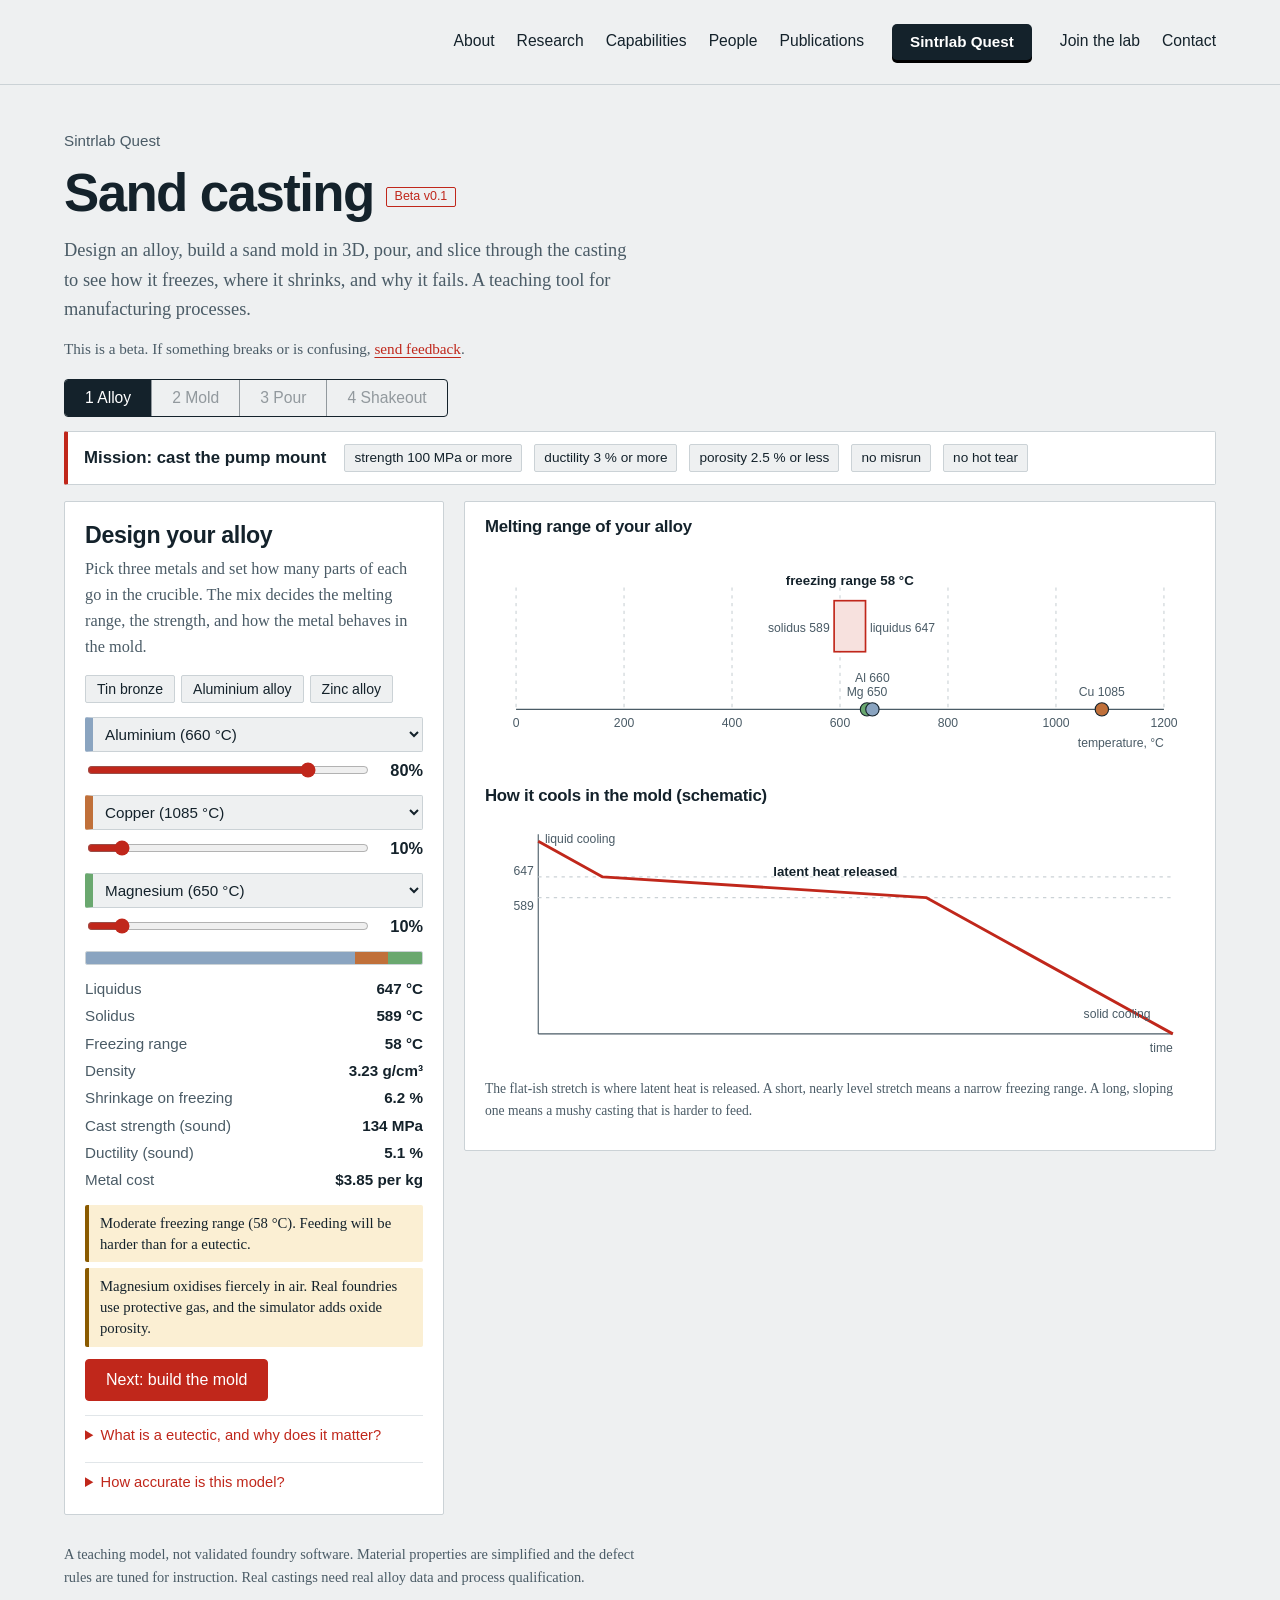
<file: simulators/casting.html>
<!DOCTYPE html>
<html lang="en">
<head>
<meta charset="utf-8">
<meta http-equiv="refresh" content="0; url=sand-casting.html">
<meta name="robots" content="noindex">
<link rel="canonical" href="https://sintrlab.ca/simulators/sand-casting.html">
<title>Sand casting simulator | Sintering Materials Research Lab</title>
</head>
<body>
<p>This page has moved. <a href="sand-casting.html">Open the sand casting simulator</a>.</p>
</body>
</html>
</file>
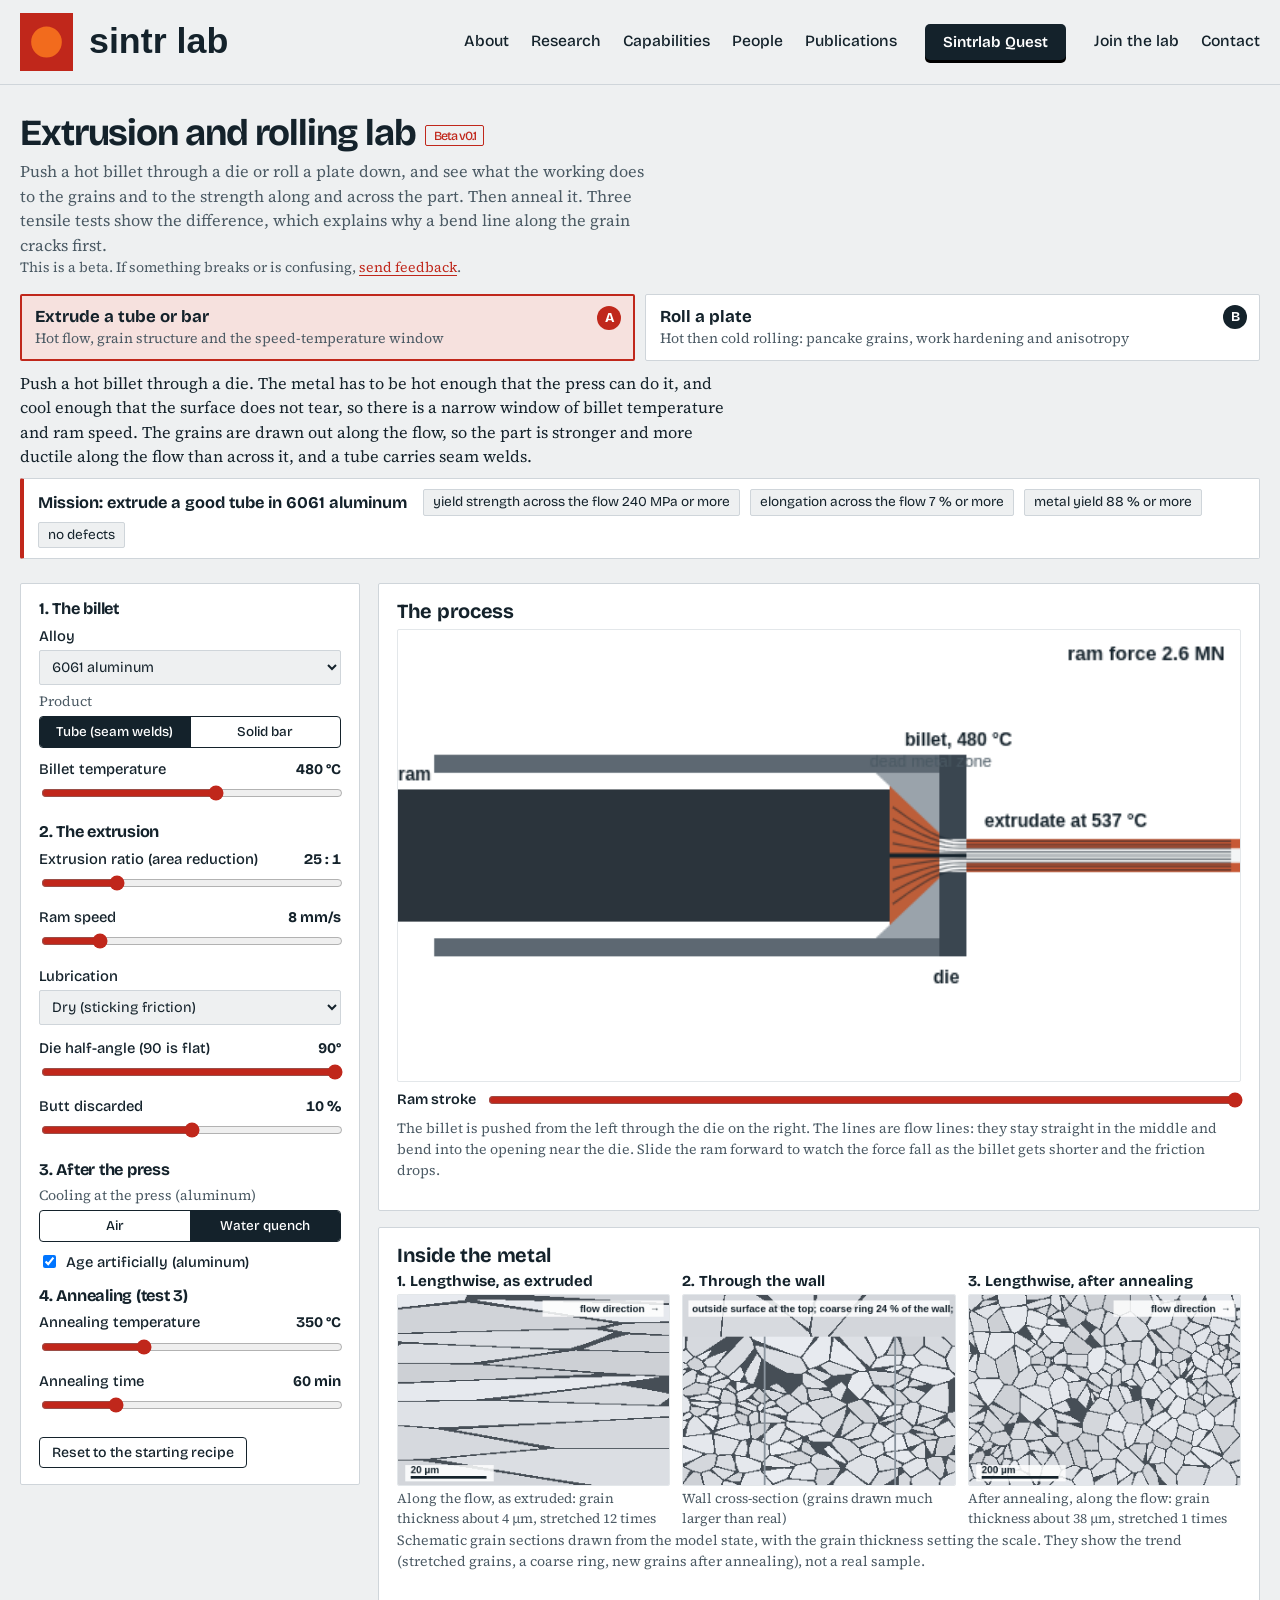
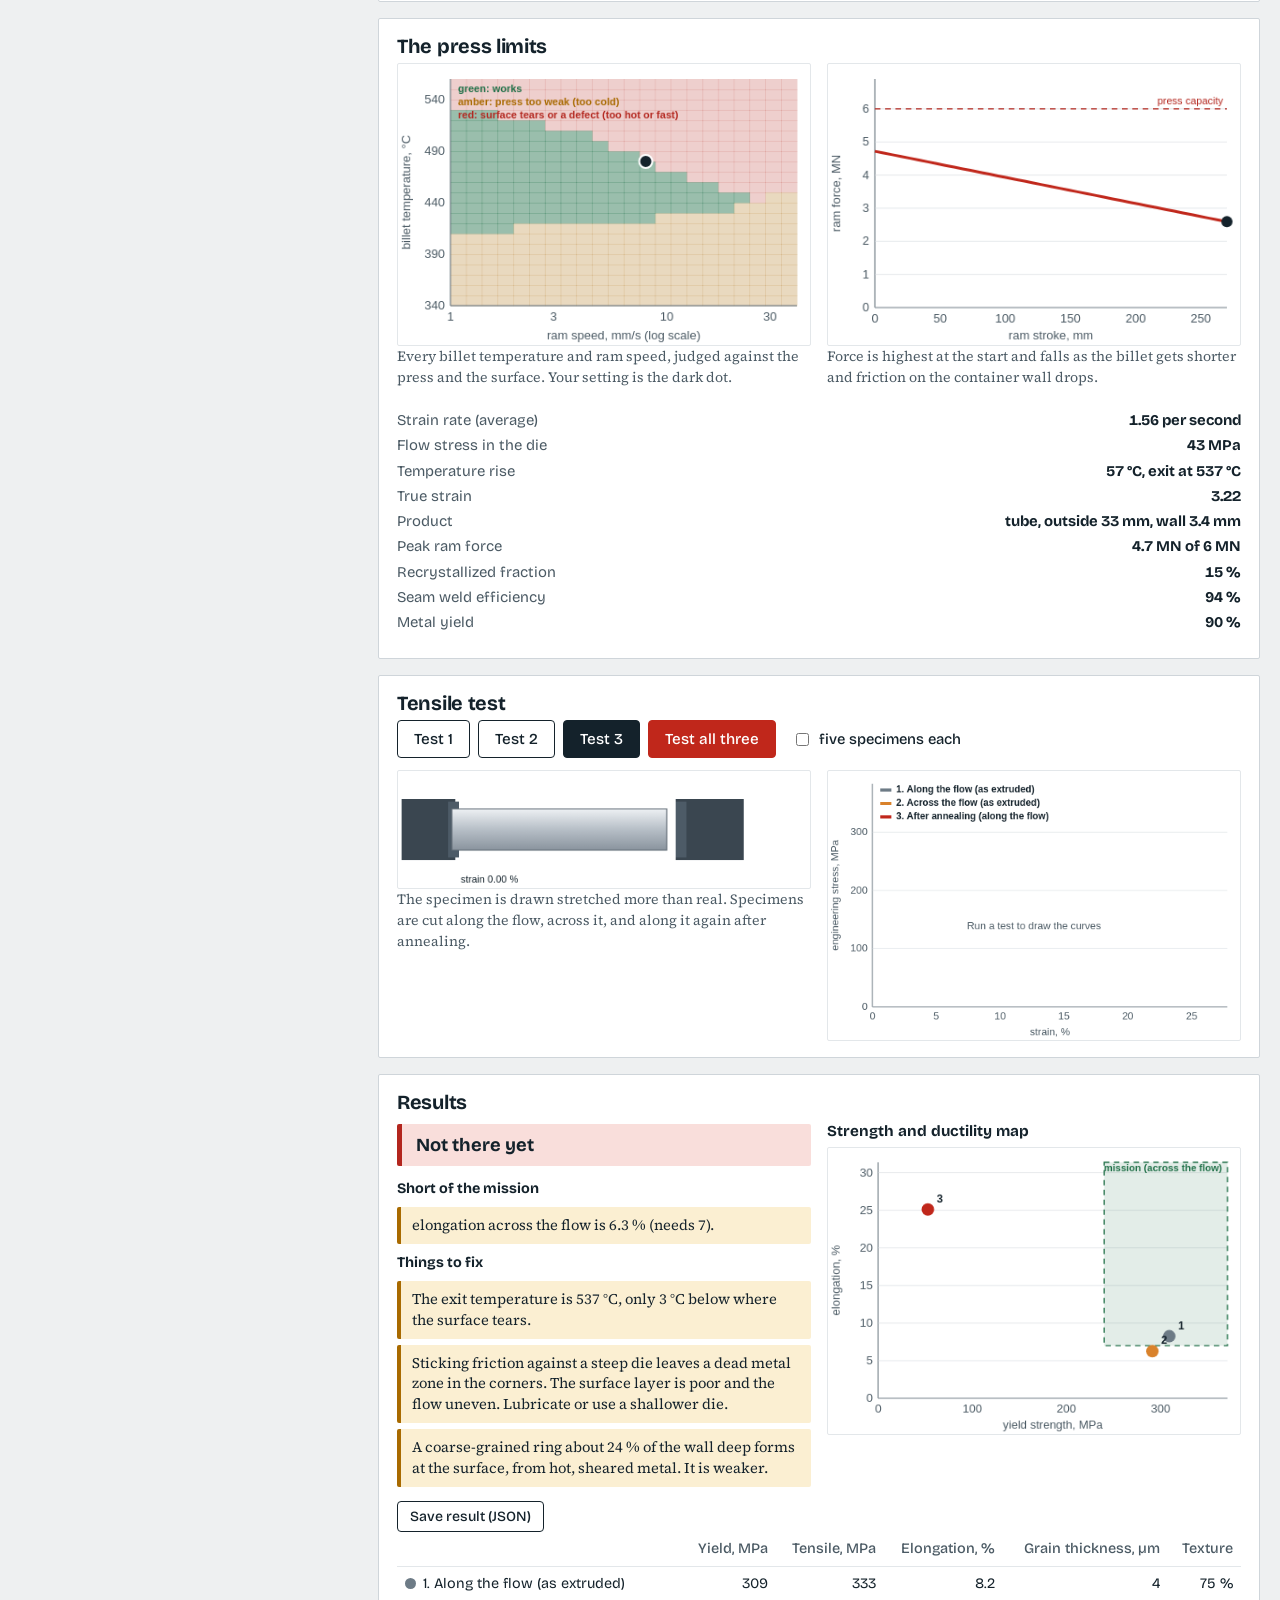
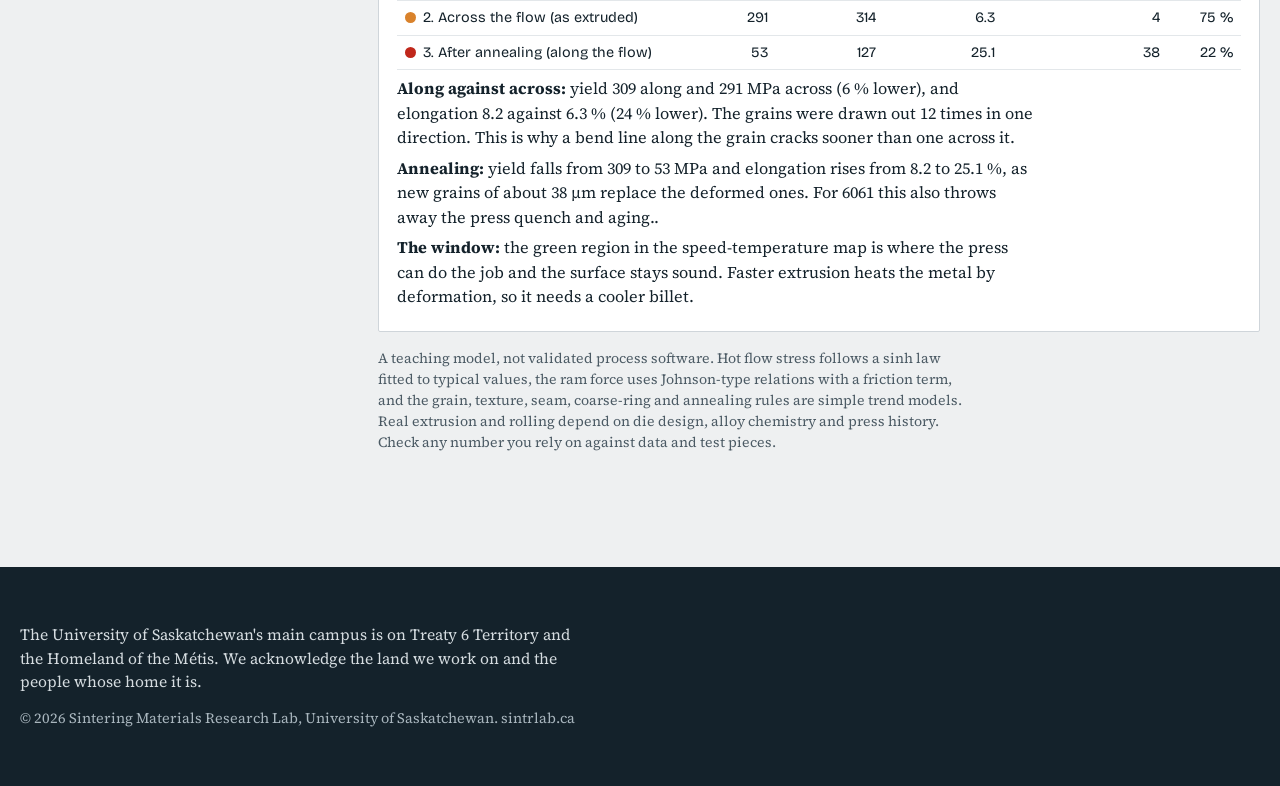
<file: simulators/extrusion-rolling.html>
<!DOCTYPE html>
<html lang="en">
<head>
<meta charset="utf-8">
<meta name="viewport" content="width=device-width, initial-scale=1">
<title>Extrusion and rolling | Sintrlab Quest | Sintering Materials Research Lab | University of Saskatchewan</title>
<meta name="description" content="Interactive extrusion and rolling simulator from the Sintering Materials Research Lab at the University of Saskatchewan. Find the speed and temperature window for hot extrusion, roll a plate hot then cold, and see how grain structure makes the metal stronger along the flow than across it.">
<link rel="canonical" href="https://sintrlab.ca/simulators/extrusion-rolling.html">
<meta property="og:title" content="Extrusion and rolling | Sintrlab Quest | Sintering Materials Research Lab">
<meta property="og:description" content="Hot extrusion window, rolling passes, and strength along and across.">
<meta property="og:url" content="https://sintrlab.ca/simulators/extrusion-rolling.html">
<meta property="og:type" content="website">
<meta name="theme-color" content="#EEF0F1">
<link rel="icon" type="image/svg+xml" href="../sintrlab_symbol.svg">
<link rel="preconnect" href="https://fonts.googleapis.com">
<link rel="preconnect" href="https://fonts.gstatic.com" crossorigin>
<link href="https://fonts.googleapis.com/css2?family=Bricolage+Grotesque:opsz,wght@12..96,500;12..96,700&family=Source+Serif+4:ital,opsz,wght@0,8..60,400;0,8..60,600;1,8..60,400&display=swap" rel="stylesheet">
<link rel="stylesheet" href="../site-shell.css">
<!--
  Extrusion and rolling simulator (beta v0.1). The simulator makes no network calls.
  The header, dropdown and footer come from ../site-nav.js; colours and fonts from ../site-shell.css.
-->
<style>
:root{--bg:#EEF0F1;--surface:#fff;--ink:#14222B;--ink-soft:#4b5a64;--line:#cfd5da;--line-soft:#e3e7ea;--accent:#C0271B;--accent-deep:#9f1f15;--accent-soft:#f6e1de;--ok:#1f6f47;--ok-soft:#dff0e6;--warn:#a86a00;--warn-soft:#fbefd2;--bad:#b3261e;--bad-soft:#f9dedb;--head:'Bricolage Grotesque','Segoe UI',system-ui,sans-serif;--body:'Source Serif 4',Georgia,serif}
*{box-sizing:border-box}
body{margin:0;background:var(--bg);color:var(--ink);font-family:var(--body);font-size:1.02rem;line-height:1.5}
h1,h2,h3,h4,.btn,.chip,table,select,.casebtn{font-family:var(--head)}
h1{font-size:2.3rem;margin:0 0 6px;line-height:1.1}h2{font-size:1.25rem;margin:0 0 6px}h3{font-size:1.02rem;margin:16px 0 6px}h4{margin:10px 0 4px;font-size:.95rem}
.wrap{max-width:1280px;margin:0 auto;padding:0 20px}.top{padding:28px 0 8px}
.badge{display:inline-block;font:500 .78rem var(--head);color:var(--accent);border:1px solid var(--accent);border-radius:2px;padding:2px 8px;margin-left:10px;vertical-align:middle}
.sub{color:var(--ink-soft);max-width:80ch;margin:6px 0 0}.fine{font-size:.88rem;color:var(--ink-soft)}
.cases{display:grid;grid-template-columns:repeat(2,minmax(0,1fr));gap:10px;margin:16px 0 10px}@media (max-width:760px){.cases{grid-template-columns:minmax(0,1fr)}}
.casebtn{text-align:left;padding:11px 14px;border:1px solid var(--line);border-radius:2px;background:var(--surface);cursor:pointer;color:var(--ink);line-height:1.3;position:relative}
.casebtn b{display:block;font-size:1.05rem;margin-right:26px}.casebtn span:not(.tag){font:400 .88rem var(--body);color:var(--ink-soft)}
.casebtn .tag{position:absolute;right:12px;top:10px;font:700 .85rem var(--head);width:24px;height:24px;border-radius:50%;background:var(--ink);color:#fff;text-align:center;line-height:24px}
.casebtn:hover{border-color:var(--ink)}.casebtn[aria-pressed="true"]{border:2px solid var(--accent);padding:10px 13px;background:var(--accent-soft)}.casebtn[aria-pressed="true"] .tag{background:var(--accent)}
.blurb{max-width:90ch;margin:8px 0 10px}
.mission{padding:10px 14px;border:1px solid var(--line);border-left:4px solid var(--accent);background:var(--surface);border-radius:2px;display:flex;flex-wrap:wrap;gap:6px 10px;align-items:center}
.mission b{font:700 1.02rem var(--head);margin-right:6px}.chip{font-size:.85rem;padding:2px 9px;border:1px solid var(--line);border-radius:2px;background:var(--bg);white-space:nowrap}
.grid{display:grid;grid-template-columns:minmax(280px,340px) minmax(0,1fr);gap:18px;margin:16px 0 40px;align-items:start}
.grid>*,.row2>*,.three>*{min-width:0}@media (max-width:980px){.grid{grid-template-columns:minmax(0,1fr)}}
.panel,.box{background:var(--surface);border:1px solid var(--line);border-radius:2px;padding:16px 18px}.box{margin-bottom:16px}.panel h3:first-child{margin-top:0}
.slider{margin:0 0 9px}.slider label,.sl{display:flex;justify-content:space-between;font-size:.92rem;font-weight:500;font-family:var(--head);margin:6px 0 3px}.slider label span{font-weight:700;font-variant-numeric:tabular-nums}
input[type=range]{width:100%;accent-color:var(--accent)}
select{width:100%;padding:7px 8px;border:1px solid var(--line);border-radius:2px;background:var(--bg);color:var(--ink);font-size:.9rem;margin-bottom:6px}
.seg{display:flex;border:1px solid var(--ink);border-radius:4px;overflow:hidden;margin:4px 0 10px}
.seg button{flex:1;padding:7px 4px;border:0;border-right:1px solid var(--ink);background:transparent;color:var(--ink);cursor:pointer;font:500 .84rem var(--head)}
.seg button:last-child{border-right:0}.seg button:hover{background:rgba(20,34,43,.08)}.seg button[aria-pressed="true"]{background:var(--ink);color:#fff}
.btn{display:inline-block;font-weight:500;font-size:.95rem;padding:9px 16px;border-radius:4px;border:1px solid var(--ink);background:transparent;color:var(--ink);cursor:pointer}
.btn.small{padding:6px 12px;font-size:.88rem;margin-top:8px}.btn:hover{background:rgba(20,34,43,.08)}.btn.primary{background:var(--accent);color:#fff;border-color:var(--accent)}.btn.primary:hover{background:var(--accent-deep)}.btn[aria-pressed="true"]{background:var(--ink);color:#fff}
.chk{display:flex;align-items:center;gap:7px;font:500 .92rem var(--head);margin:8px 0}
canvas{width:100%;height:auto;display:block;border:1px solid var(--line-soft);border-radius:2px;background:#fff}
.row2{display:grid;grid-template-columns:minmax(0,1fr) minmax(0,1fr);gap:16px;align-items:start}@media (max-width:900px){.row2{grid-template-columns:minmax(0,1fr)}}
.three{display:grid;grid-template-columns:repeat(3,minmax(0,1fr));gap:12px}@media (max-width:900px){.three{grid-template-columns:minmax(0,1fr)}}
.col h4{margin:0 0 4px;font:700 .95rem var(--head)}.cap{font-size:.85rem;color:var(--ink-soft);margin:3px 0 0}
.vw{display:grid;grid-template-columns:auto 1fr;gap:10px;align-items:center;margin:8px 0}.vw span{font:600 .9rem var(--head)}
.tw{overflow-x:auto}table{width:100%;border-collapse:collapse;font-size:.9rem}th,td{padding:6px 8px;border-bottom:1px solid var(--line-soft);text-align:right}th:first-child,td:first-child{text-align:left}th{font-weight:500;color:var(--ink-soft)}
.dot{display:inline-block;width:11px;height:11px;border-radius:50%;margin-right:7px;vertical-align:-1px}
.kv{display:grid;grid-template-columns:1fr auto;gap:3px 12px;margin:8px 0;font-family:var(--head);font-size:.93rem}.kv dt{color:var(--ink-soft)}.kv dd{margin:0;text-align:right;font-weight:700;font-variant-numeric:tabular-nums}
.verdict{padding:10px 14px;border-radius:2px;font:700 1.15rem var(--head);margin:4px 0 10px}.verdict.ok{background:var(--ok-soft);border-left:5px solid var(--ok)}.verdict.bad{background:var(--bad-soft);border-left:5px solid var(--bad)}
.notes{margin:8px 0 0;padding:0;list-style:none}.notes li{padding:8px 11px;border-radius:2px;margin:0 0 6px;font-size:.92rem;line-height:1.42;border-left:4px solid var(--line);background:var(--bg)}
.notes li.head{background:transparent;border:0;padding:4px 0;font:700 .9rem var(--head);margin-top:6px}
li.ok{border-left-color:var(--ok);background:var(--ok-soft)}li.warn{border-left-color:var(--warn);background:var(--warn-soft)}li.bad{border-left-color:var(--bad);background:var(--bad-soft)}
.btns{display:flex;flex-wrap:wrap;gap:8px;align-items:center;margin:4px 0 12px}.insights p{margin:6px 0;max-width:80ch}.disclaimer{font-size:.88rem;color:var(--ink-soft);max-width:85ch;margin:0 0 50px}
</style>
</head>
<body>
<a class="skip" href="#main">Skip to main content</a>
<div data-site-header></div>
<div class="top"><div class="wrap">
  <h1>Extrusion and rolling lab<span class="badge">Beta v0.1</span></h1>
  <p class="sub">Push a hot billet through a die or roll a plate down, and see what the working does to the grains and to the strength along and across the part. Then anneal it. Three tensile tests show the difference, which explains why a bend line along the grain cracks first.</p>
  <p class="fine">This is a beta. If something breaks or is confusing, <a href="mailto:anil.prasad@usask.ca?subject=Sintrlab%20Quest%20feedback%3A%20Extrusion%20and%20rolling%20(beta%20v0.1)">send feedback</a>.</p>
  <div class="cases" id="cases"></div><p class="blurb" id="blurb"></p><section class="mission" id="mission"></section>
</div></div>
<main id="main" class="wrap"><div class="grid">
  <aside class="panel" id="controls"></aside>
  <div>
    <div class="box"><h2>The process</h2><canvas id="proc" width="560" height="300" role="img" aria-label="The extrusion press or rolling mill"></canvas>
      <div class="vw"><span id="slLabel"></span><input type="range" id="sl" min="0" max="100" value="100"></div><p class="fine" id="procCap"></p></div>
    <div class="box"><h2>Inside the metal</h2>
      <div class="three">
        <div class="col"><h4 id="gt0"></h4><canvas id="g0" width="300" height="210"></canvas><p class="cap" id="gc0"></p></div>
        <div class="col"><h4 id="gt1"></h4><canvas id="g1" width="300" height="210"></canvas><p class="cap" id="gc1"></p></div>
        <div class="col"><h4 id="gt2"></h4><canvas id="g2" width="300" height="210"></canvas><p class="cap" id="gc2"></p></div>
      </div>
      <p class="fine">Schematic grain sections drawn from the model state, with the grain thickness setting the scale. They show the trend (stretched grains, a coarse ring, new grains after annealing), not a real sample.</p></div>
    <div class="box" id="boxA"><h2>The press limits</h2>
      <div class="row2"><div><canvas id="cWin" width="440" height="300"></canvas><p class="fine">Every billet temperature and ram speed, judged against the press and the surface. Your setting is the dark dot.</p></div>
        <div><canvas id="cForce" width="440" height="300"></canvas><p class="fine">Force is highest at the start and falls as the billet gets shorter and friction on the container wall drops.</p></div></div><div id="kvA"></div></div>
    <div class="box" id="boxB" style="display:none"><h2>The passes</h2><div class="row2"><div><canvas id="cPass" width="440" height="280"></canvas><p class="fine">Roll force for each pass against what the mill can take.</p></div><div id="kvB"></div></div></div>
    <div class="box"><h2>Tensile test</h2>
      <div class="btns"><button class="btn tbtn" data-i="0" type="button">Test 1</button><button class="btn tbtn" data-i="1" type="button">Test 2</button><button class="btn tbtn" data-i="2" type="button">Test 3</button><button class="btn primary" id="allBtn" type="button">Test all three</button><label class="chk" style="margin:0 0 0 8px"><input type="checkbox" id="scat"> five specimens each</label></div>
      <div class="row2"><div><canvas id="spec" width="460" height="130" role="img" aria-label="Test specimen"></canvas><p class="fine">The specimen is drawn stretched more than real. Specimens are cut along the flow, across it, and along it again after annealing.</p></div>
        <div><canvas id="ss" width="520" height="340" role="img" aria-label="Stress-strain curves"></canvas></div></div></div>
    <div class="box"><h2>Results</h2>
      <div class="row2"><div><div class="verdict" id="verdict"></div><ul class="notes" id="flags"></ul><button class="btn small" id="saveBtn" type="button">Save result (JSON)</button></div>
        <div><h4 style="margin-top:0">Strength and ductility map</h4><canvas id="cMap" width="460" height="320"></canvas></div></div>
      <div class="tw"><table id="tbl"></table></div><div class="insights" id="insights"></div></div>
    <p class="disclaimer">A teaching model, not validated process software. Hot flow stress follows a sinh law fitted to typical values, the ram force uses Johnson-type relations with a friction term, and the grain, texture, seam, coarse-ring and annealing rules are simple trend models. Real extrusion and rolling depend on die design, alloy chemistry and press history. Check any number you rely on against data and test pieces.</p>
  </div>
</div></main>
<div data-site-footer></div>
<script src="../site-nav.js" defer></script>
<script>
(function(){
'use strict';
// ==== MODEL: hot extrusion and rolling ====
const clamp=(v,a,b)=>Math.max(a,Math.min(b,v));
function mulberry32(a){return function(){a|=0;a=(a+0x6D2B79F5)|0;let x=Math.imul(a^(a>>>15),1|a);x=(x+Math.imul(x^(x>>>7),61|x))^x;return((x^(x>>>14))>>>0)/4294967296;};}
function gauss(r){let u=0,v=0;while(!u)u=r();while(!v)v=r();return Math.sqrt(-2*Math.log(u))*Math.cos(2*Math.PI*v);}
const RG=8.314, D0=100, L0=300, A0=Math.PI/4*D0*D0, PRESS=6e6, WIDTH=300, MILL=3e6;
const XM={
  al:{n:'6061 aluminum',rho:2700,cp:900,Q:190,alpha:0.03,nex:5,sigRef:55,TrefC:450,Tr:[400,520],Tcrack:540,ZcRx:3e11,dRef:60,Zref:3e12,dsub:3,kHP:45,YO:55,UO:125,ELO:28,E:69000,nn:0.20,ef:0.75,Yt6:275,Ut6:310,ELt6:0.38,rx:{T0:345,Q:150},dAnn:35,rolling:{Tr:[380,500],crackR:0.30}},
  brass:{n:'Brass C260',rho:8530,cp:380,Q:180,alpha:0.03,nex:5,sigRef:40,TrefC:750,Tr:[650,800],Tcrack:830,ZcRx:1e10,dRef:30,Zref:3e9,dsub:5,kHP:120,YO:95,UO:330,ELO:55,E:110000,nn:0.49,ef:0.9,Yt6:0,Ut6:0,ELt6:1,rx:{T0:475,Q:170},dAnn:20,rolling:{Tr:[600,800],crackR:0.40}}
};
Object.values(XM).forEach(m=>{m.K=m.UO*Math.exp(m.nn)/Math.pow(m.nn,m.nn);m.eq0=Math.pow(m.YO/m.K,1/m.nn);m.A=Math.exp(m.Q*1000/(RG*(m.TrefC+273.15)))/Math.pow(Math.sinh(m.alpha*m.sigRef),m.nex);});
function flow(m,TC,edot){const Z=edot*Math.exp(m.Q*1000/(RG*(TC+273.15)));return {Z,sig:(1/m.alpha)*Math.asinh(Math.pow(Z/m.A,1/m.nex))};}
const MF={dry:1.0,graphite:0.5,glass:0.2};

/* ---------- grain state from the hot working conditions ---------- */
function hotState(m,Z,lnR,extra){
  const frx=1/(1+Math.pow(Z/m.ZcRx,0.8)),drx=clamp(m.dRef*Math.pow(m.Zref/Z,0.3),8,250);
  const t=(1-0.7*frx)*(1-Math.exp(-lnR/1.8)),R=Math.exp(lnR);
  const asp=1+(1-frx)*Math.min(40,0.8*Math.pow(R,0.85))+frx*(1+0.1*Math.sqrt(R));
  const deff=Math.pow(1/(frx/Math.sqrt(drx)+(1-frx)/Math.sqrt(m.dsub)),2);
  return Object.assign({frx,drx,t,asp,deff,epsC:0.003*(1-frx),pcg:0,sq:1,tempUp:0,hot:true},extra||{});
}
/* ---------- annealing: static recrystallization ---------- */
function anneal(m,st,Ta,ta){
  const epsS=st.epsC+(1-st.frx)*Math.min(1.5,0.3*Math.log(Math.max(1.0001,st.asp))+0.3),T0=m.rx.T0+273.15;
  const trx=60*Math.exp(m.rx.Q*1000/RG*(1/(Ta+273.15)-1/T0))/(1+3*epsS),fa=1-Math.exp(-Math.pow(ta/trx,2));
  const coarse=1+6*Math.exp(-epsS/0.08),da=m.dAnn*coarse*(Ta>m.rx.T0+120?1+0.004*(Ta-m.rx.T0-120):1);
  const wOld=st.frx,wNew=(1-st.frx)*fa,wSub=Math.max(0,1-wOld-wNew);
  const deff=Math.pow(1/(wOld/Math.sqrt(st.drx||da)+wNew/Math.sqrt(da)+wSub/Math.sqrt(m.dsub)),2);
  return Object.assign({},st,{frx:wOld+wNew,fnew:fa,da,trx,epsS,deff,t:st.t*(1-0.7*fa),epsC:st.epsC*(1-fa),asp:1+(st.asp-1)*(1-fa),pcg:st.pcg*(1-0.3*fa),tempUp:0,annealed:true,hot:false});
}
/* ---------- strength and ductility, along or across ---------- */
function propsX(m,st,dir){
  const tot=Math.min(0.3,m.eq0+st.epsC),Ys=m.K*Math.pow(tot,m.nn),uRem=Math.max(0,m.nn-tot),Ub=uRem>0?m.K*Math.pow(m.nn,m.nn)/Math.exp(uRem):Ys;
  const dY=m.kHP*(1/Math.sqrt(Math.max(st.deff,1))-1/Math.sqrt(m.dRef)),up=st.tempUp;
  let Y=Ys+dY+up*(m.Yt6-m.YO),U=Math.max(Y,Ub+0.9*dY+up*(m.Ut6-m.UO));
  const D=Math.min(0.9,st.epsC/m.ef*0.5),remTot=Math.max(0.002,m.ef*(1-D)),post=Math.max(0,remTot-uRem);
  let EL=100*(Math.exp(uRem+0.1*post)-1)*(1-(1-m.ELt6)*up);
  Y-=25*st.pcg;EL*=(1-0.6*st.pcg);
  if(dir==='along'){Y*=1+0.04*st.t;U*=1+0.03*st.t;EL*=1-0.15*st.t;}
  else{Y*=1-0.04*st.t;U*=(1-0.03*st.t)*(0.75+0.25*st.sq);EL*=(1-0.35*st.t)*Math.pow(st.sq,1.5);}
  U=Math.max(U,Y);return {YS:Y,UTS:U,EL:Math.max(0.1,EL),E:m.E,brittle:EL<0.5};
}

/* ---------- Case A: extrusion ---------- */
function extrude(P){
  const m=XM[P.mat],R=P.R,lnR=Math.log(R),A1=A0/R,De=Math.sqrt(4*A1/Math.PI),mf=MF[P.lub];
  const edot=6*P.v*D0*D0*lnR/(D0*D0*D0-De*De*De);
  let T=P.Tb,sig=0;for(let i=0;i<5;i++){sig=flow(m,(P.Tb+T)/2,edot).sig;T=P.Tb+0.9*sig*1e6*lnR/(m.rho*m.cp)*(1+0.5*mf)*(1-Math.exp(-P.v/6));}
  const Texit=T,Zx=flow(m,Texit,edot).Z;
  const pdef=sig*(0.8+1.4*lnR)*(1+0.3*P.angle/90),pfr0=sig*(mf/Math.sqrt(3))*4*L0/D0,stroke=L0*(1-P.discard/100);
  const F=s=>A0*(pdef+pfr0*(1-s/L0)),Fmax=F(0);
  let st=hotState(m,Zx,lnR);
  // tube seams, ring of coarse grains, temper
  const tube=P.shape==='tube';
  if(tube){const base=1-0.45*Math.exp(-(lnR-1.6)/0.8),Tf=m.Tr[0]-60;st.sq=clamp(base*clamp(0.75+(Texit-(Tf+30))/400,0.6,1),0.4,1);}
  st.pcg=P.mat==='al'?clamp(0.03+0.22*clamp((Texit-470)/70,0,1)*Math.pow(mf,0.7)*clamp(lnR/3.2,0,1),0,0.3):0.03;
  if(P.mat==='al'){const qf=P.cool==='water'?1:0.65,Tq=clamp((Texit-400)/100,0.3,1);st.tempUp=qf*Tq*(P.aged?1:0.35);}
  const st3=anneal(m,st,P.Ta,P.ta);
  const c1=propsX(m,st,'along'),c2=propsX(m,st,'across'),c3=propsX(m,st3,'along');
  // defects
  const speedCrack=Texit>m.Tcrack,burst=clamp((1.2-lnR)/0.6,0,1)*clamp((P.angle-30)/40,0,1),dead=mf*clamp(P.angle/90,0,1),pipe=clamp(mf*(1-P.discard/12),0,1);
  const tubeShape=tube?{OD:Math.min(60,De*1.3),wall:null}:{};
  const od=tube?Math.min(70,Math.max(24,De*1.25+8)):De,id=tube?Math.sqrt(Math.max(0,od*od-4*A1/Math.PI)):0;
  const flags=[],add=(l,t)=>flags.push([l,t]);
  if(Fmax>PRESS)add('bad','The ram needs '+(Fmax/1e6).toFixed(1)+' MN at the start and the press gives '+(PRESS/1e6).toFixed(0)+' MN. Heat the billet, extrude slower, lubricate the container or lower the ratio.');
  else if(Fmax>0.85*PRESS)add('warn','The ram force is '+(Fmax/PRESS*100).toFixed(0)+' % of the press capacity: no margin for a cold billet or a stiffer batch.');
  if(speedCrack)add('bad','The extrudate leaves the die at about '+Texit.toFixed(0)+' °C, over the '+m.Tcrack+' °C where the surface tears (hot shortness). Extrude slower or start cooler.');
  else if(Texit>m.Tcrack-25)add('warn','The exit temperature is '+Texit.toFixed(0)+' °C, only '+(m.Tcrack-Texit).toFixed(0)+' °C below where the surface tears.');
  if(P.Tb<m.Tr[0])add('warn','A billet at '+P.Tb+' °C is cold for '+m.n.toLowerCase()+' (usual '+m.Tr[0]+' to '+m.Tr[1]+' °C). The flow stress and the press load climb steeply.');
  if(burst>0.4)add('bad','Risk of centerburst: a ratio this low with a '+P.angle+'° die puts the centre of the billet in tension and it cracks internally. Use a bigger ratio or a shallower die.');
  if(dead>0.7)add('warn','Sticking friction against a steep die leaves a dead metal zone in the corners. The surface layer is poor and the flow uneven. Lubricate or use a shallower die.');
  if(pipe>0.6)add('bad','The butt is only '+P.discard+' % and friction is high: oxide skin from the billet is drawn into the centre as a pipe defect. Discard more of the butt or lubricate.');
  if(st.pcg>0.12&&P.mat==='al')add('warn','A coarse-grained ring about '+(st.pcg*100).toFixed(0)+' % of the wall deep forms at the surface, from hot, sheared metal. It is weaker.');
  if(tube&&st.sq<0.8)add(st.sq<0.65?'bad':'warn','The seam welds in the tube are weak (efficiency '+(st.sq*100).toFixed(0)+' %). A bigger ratio and a hotter exit weld the metal back together better.');
  if(P.mat==='al'&&!P.aged)add('warn','Without artificial aging the aluminum only has about a third of the precipitation hardening.');
  if(P.mat==='al'&&P.cool==='air')add('warn','Air cooling at the press only quenches the aluminum part-way; water quenching traps more of the hardening elements.');
  if(P.mat==='al'&&Texit<440)add('warn','The aluminum leaves at '+Texit.toFixed(0)+' °C, too cool to hold the hardening elements in solution for a press quench.');
  if(P.discard>15)add('warn','Discarding '+P.discard+' % of every billet wastes metal.');
  // mission
  const crit=[],C=(l,v,need,u,pass,dec)=>crit.push({l,v,need,u,pass,dec:dec||0});
  if(P.mat==='al'){C('yield strength across the flow',c2.YS,240,'MPa',c2.YS>=240);C('elongation across the flow',c2.EL,7,'%',c2.EL>=7,1);}
  else{C('elongation across the flow',c2.EL,40,'%',c2.EL>=40);C('grain size',st.deff,'40 or less','µm',st.deff<=40);}
  C('metal yield',100-P.discard,88,'%',100-P.discard>=88);
  const nBad=flags.filter(f=>f[0]==='bad').length,ok=crit.every(c=>c.pass)&&nBad===0;
  const short=crit.filter(c=>!c.pass).map(c=>c.l+' is '+c.v.toFixed(c.dec)+' '+c.u+' (needs '+c.need+')');
  const ms=P.mat==='al'?['yield strength across the flow 240 MPa or more','elongation across the flow 7 % or more','metal yield 88 % or more','no defects']:['elongation across the flow 40 % or more','grain size 40 µm or less','metal yield 88 % or more','no defects'];
  const region=P.mat==='al'?{Y:240,EL:7}:{Y:0,EL:40};
  return {region,kind:'A',m,R,lnR,A1,De,edot,sig,Texit,dT:Texit-P.Tb,Zx,pdef,pfr0,Fmax,F,stroke,state:st,state3:st3,conds:[c1,c2,c3],flags,nBad,ok,short,mission:ms,burst,dead,pipe,od,id,tube,mf};
}
function windowMap(P,n){ // billet temperature against ram speed
  const m=XM[P.mat],out=[],T0=m.Tr[0]-60,T1=m.Tr[1]+40,v0=1,v1=40;
  for(let i=0;i<n;i++){const row=[];for(let j=0;j<n;j++){const Tb=T0+(T1-T0)*i/(n-1),v=v0*Math.pow(v1/v0,j/(n-1)),a=extrude(Object.assign({},P,{Tb,v}));row.push({Tb,v,Fok:a.Fmax<=PRESS,Tok:a.Texit<=m.Tcrack,ok:a.Fmax<=PRESS&&a.Texit<=m.Tcrack&&a.nBad===0});}out.push(row);}
  return {grid:out,T0,T1,v0,v1};
}

/* ---------- Case B: rolling a plate ---------- */
function roll(P){
  const m=XM[P.mat],Rr=P.Rroll/2,mu=P.lub?(0.2):0.3,muC=P.lub?0.08:0.2,passes=[];
  const rc=P.cold/100,hh=P.hf/(1-rc);
  let flags=[],add=(l,t)=>flags.push([l,t]);
  // hot stage
  const hot=hh<P.h0-0.01;const Nh=hot?Math.ceil(Math.log(hh/P.h0)/Math.log(1-P.rh)-1e-9):0,rhA=hot?1-Math.pow(hh/P.h0,1/Nh):0;
  let h=P.h0,T=P.Th,Fmaxh=0,Zl=1,gripH=true;
  for(let i=0;i<Nh;i++){const h1=h*(1-rhA),d=h-h1,L=Math.sqrt(Rr*d),ed=(P.speed*1000/L)*Math.log(h/h1),f=flow(m,T,ed),F=f.sig*WIDTH*L*(1+mu*L/(2*(h+h1)/2));
    passes.push({i:i+1,h,h1,F,T,cold:false,sig:f.sig,L,d});if(d>mu*mu*Rr*1.0)gripH=false;Fmaxh=Math.max(Fmaxh,F);Zl=f.Z;
    const hav=(h+h1)/2,dTd=0.9*f.sig*1e6*Math.log(h/h1)/(m.rho*m.cp),loss=12*Math.sqrt(20/hav)*(1+0.4/Math.max(P.speed,0.05))*(T-20)/460*(2.43e6/(m.rho*m.cp));T=T+dTd-loss;h=h1;}
  const Tf=hot?T:P.Th,lnRh=Math.log(P.h0/Math.max(hh,0.01));
  // cold stage
  const Nc=rc>0.001?Math.ceil(Math.log(1-rc)/Math.log(1-P.rc)-1e-9):0,rcA=Nc?1-Math.pow(1-rc,1/Nc):0;let Fmaxc=0,gripC=true,eps=0;
  for(let i=0;i<Nc;i++){const h1=h*(1-rcA),d=h-h1,L=Math.sqrt(Rr*d),tot=Math.min(0.3,m.eq0+eps),sig=m.K*Math.pow(tot,m.nn)*1.1,F=sig*WIDTH*L*(1+muC*L/(2*(h+h1)/2));
    passes.push({i:Nh+i+1,h,h1,F,T:20,cold:true,sig,L,d});if(d>muC*muC*Rr)gripC=false;Fmaxc=Math.max(Fmaxc,F);eps+=Math.log(h/h1);h=h1;}
  const epsC=Nc?Math.log(hh/P.hf):0;
  // state
  let st;
  if(hot){st=hotState(m,Zl,lnRh*0.6);st.frx=Tf>=m.Tr[0]?st.frx:st.frx*0.3;st.deff=Math.pow(1/(st.frx/Math.sqrt(st.drx)+(1-st.frx)/Math.sqrt(m.dsub)),2);}
  else st={frx:0,drx:m.dRef,t:0,asp:1,deff:m.dRef,epsC:0,pcg:0,sq:1,tempUp:0};
  if(Nc){st.epsC=epsC;st.frx=0;st.t=st.t+(1-st.t)*(1-Math.exp(-epsC/0.9));st.asp=Math.min(60,st.asp*Math.pow(hh/P.hf,1.2));st.hot=false;}
  st.pcg=0;st.sq=1;st.tempUp=0;st.rolled=true;
  const st3=anneal(m,st,P.Ta,P.ta),c1=propsX(m,st,'along'),c2=propsX(m,st,'across'),c3=propsX(m,st3,'along');
  // checks
  const edgeCrack=Nc&&rcA>m.rolling.crackR,exhaust=Nc&&epsC>0.6*m.ef&&!false;
  if(!hot&&!Nc)add('warn','The plate is already at final thickness: nothing to roll.');
  if(hot&&!gripH)add('bad','The rolls cannot bite in the hot passes: the draft of '+(P.h0*rhA).toFixed(1)+' mm is more than the friction allows (about '+(mu*mu*Rr).toFixed(1)+' mm for this roll). Take smaller passes, roughen the rolls, or use bigger rolls.');
  if(Nc&&!gripC)add('bad','The rolls cannot bite in the cold passes: the draft of '+(hh*rcA).toFixed(1)+' mm is more than '+(muC*muC*Rr).toFixed(1)+' mm. Take smaller passes, use bigger rolls, or less lubrication.');
  if(Math.max(Fmaxh,Fmaxc)>MILL)add('bad','The roll force reaches '+(Math.max(Fmaxh,Fmaxc)/1e6).toFixed(1)+' MN and the mill is rated for '+(MILL/1e6).toFixed(0)+' MN. Take lighter passes, or roll hotter.');
  if(hot&&Tf<m.Tr[0])add('warn','The plate finishes hot rolling at '+Tf.toFixed(0)+' °C, below the usual '+m.Tr[0]+' °C: it stops recrystallizing between passes and keeps deformed, flattened grains.');
  if(hot&&T>m.Tcrack)add('bad','The plate heats to '+T.toFixed(0)+' °C in the mill, past where the surface tears.');
  if(P.Th<m.rolling.Tr[0]&&hot)add('warn','A starting temperature of '+P.Th+' °C is cold for hot rolling this alloy (usual '+m.rolling.Tr[0]+' to '+m.rolling.Tr[1]+' °C).');
  if(edgeCrack)add('bad','The cold passes take '+(rcA*100).toFixed(0)+' % each, over the '+(m.rolling.crackR*100).toFixed(0)+' % where the edges start to crack.');
  if(exhaust)add('warn','Cold rolling this far ('+(epsC*100).toFixed(0)+' % true strain) has used up most of the ductility. Anneal the plate part-way through, or stop sooner.');
  if(Nc&&rc>0&&!hot&&P.hf>P.h0)add('bad','The final thickness is thicker than the starting plate.');
  if(Nc&&c2.EL<5)add('warn','Elongation across the plate is only '+c2.EL.toFixed(1)+' %.');
  if(P.h0<=P.hf)add('bad','The final thickness must be less than the starting thickness.');
  const crit=[],C=(l,v,need,u,pass,dec)=>crit.push({l,v,need,u,pass,dec:dec||0});
  const Yneed=P.mat==='al'?130:250,ELneed=P.mat==='al'?5:10;
  C('yield strength across the plate',c2.YS,Yneed,'MPa',c2.YS>=Yneed);C('elongation across the plate',c2.EL,ELneed,'%',c2.EL>=ELneed,1);
  C('across to along yield ratio',c2.YS/c1.YS,'0.95 or more','',c2.YS/c1.YS>=0.95,2);
  const nBad=flags.filter(f=>f[0]==='bad').length,ok=crit.every(c=>c.pass)&&nBad===0&&P.h0>P.hf;
  const short=crit.filter(c=>!c.pass).map(c=>c.l+' is '+c.v.toFixed(c.dec)+(c.u?' '+c.u:'')+' (needs '+c.need+')');
  const ms=['yield strength across the plate '+Yneed+' MPa or more','elongation across the plate '+ELneed+' % or more','across to along yield ratio 0.95 or more','no defects'];
  const region=P.mat==='al'?{Y:130,EL:5}:{Y:250,EL:10};
  return {region,kind:'B',m,passes,Nh,Nc,rhA,rcA,hh,Tf,Fmaxh,Fmaxc,epsC,state:st,state3:st3,conds:[c1,c2,c3],flags,nBad,ok,short,mission:ms,mu,muC,hot,Zl};
}
function analyze(P){return P.case==='A'?extrude(P):roll(P);}
// ==== END MODEL ====

// ==== RENDER ====
function niceTicks(max,n){const raw=max/n,mag=Math.pow(10,Math.floor(Math.log10(raw))),f=raw/mag,s=(f<1.5?1:f<3?2:f<7?5:10)*mag,out=[];for(let v=0;v<=max+1e-9;v+=s)out.push(+v.toFixed(6));return out;}
function chartFrame(ctx,W,H,L,R,T,B,x0,x1,y0,y1,xl,yl,xt,yt,xmap){
  ctx.clearRect(0,0,W,H);const mx=xmap||(v=>v),a0=mx(x0),a1=mx(x1);
  const sx=v=>L+(R-L)*(mx(v)-a0)/(a1-a0),sy=v=>B-(B-T)*(v-y0)/(y1-y0);
  ctx.strokeStyle='#5a6872';ctx.lineWidth=1;ctx.beginPath();ctx.moveTo(L,T);ctx.lineTo(L,B);ctx.lineTo(R,B);ctx.stroke();
  ctx.font='13px sans-serif';ctx.fillStyle='#4b5a64';ctx.textAlign='right';
  yt.forEach(v=>{ctx.fillText(v,L-6,sy(v)+4);ctx.strokeStyle='#d4d9de';ctx.lineWidth=.6;ctx.beginPath();ctx.moveTo(L,sy(v));ctx.lineTo(R,sy(v));ctx.stroke();});
  ctx.textAlign='center';xt.forEach(v=>{ctx.fillStyle='#4b5a64';ctx.fillText(+(+v).toFixed(2),sx(v),B+16);});
  ctx.fillText(xl,(L+R)/2,H-6);ctx.save();ctx.translate(13,(T+B)/2);ctx.rotate(-Math.PI/2);ctx.fillText(yl,0,0);ctx.restore();
  return {sx,sy};
}
function pline(ctx,pts,f,col,w,dash){ctx.strokeStyle=col;ctx.lineWidth=w;ctx.setLineDash(dash||[]);ctx.beginPath();pts.forEach((p,i)=>{const x=f.sx(p[0]),y=f.sy(p[1]);i?ctx.lineTo(x,y):ctx.moveTo(x,y);});ctx.stroke();ctx.setLineDash([]);}
function curveOf(pr){
  const E=pr.E,sy=pr.YS,su=pr.UTS;
  if(pr.brittle||pr.EL<0.5){const ef=su/E;return {epsF:Math.max(ef,1e-4),epsU:ef,brittle:true,f:e=>Math.min(su,E*e),sigF:su};}
  const epsF=pr.EL/100+0.9*su/E,e0=0.9*sy/E,epsU=e0+0.8*(epsF-e0),k=4/(epsU-e0),s0=0.9*sy,sigF=su*(pr.EL>3?0.82:0.95);
  const f=e=>{if(e<=e0)return E*e;if(e<=epsU)return s0+(su-s0)*(1-Math.exp(-k*(e-e0)))/(1-Math.exp(-k*(epsU-e0)));return su+(sigF-su)*(e-epsU)/(epsF-epsU);};
  return {epsF,epsU,brittle:false,f,sigF};
}
function scatterSet(pr,seed,n){const r=mulberry32(seed),out=[],cv=0.10+0.30*(1-Math.min(1,pr.EL/6));
  for(let i=0;i<n;i++){const z1=gauss(r),z2=gauss(r);out.push(Object.assign({},pr,{YS:pr.YS*(1+0.02*z1),UTS:pr.UTS*(1+0.02*z1+0.01*gauss(r)),EL:Math.max(0.1,pr.EL*Math.exp(cv*z2))}));}
  return out.map(p=>{p.UTS=Math.max(p.UTS,p.YS);return p;});}
function drawSpecimen(ctx,W,H,cv,eps,fractured,tBreak){
  ctx.clearRect(0,0,W,H);
  const cy=H/2,gx0=70,L0=W-2*gx0-80,w0=46,stretch=cv.brittle?30:5,vis=Math.min(eps*stretch,0.3),L=L0*(1+vis),x0=gx0-10,neckC=x0+L/2;
  const neckT=cv.brittle||eps<=cv.epsU?0:Math.max(0,Math.min(1,(eps-cv.epsU)/(cv.epsF-cv.epsU)))*0.55;
  const hw=x=>{let h=w0/2*(1-0.22*Math.min(1,eps*stretch/1.4));if(neckT>0){const d=(x-neckC)/(L*0.1);h*=1-neckT*Math.exp(-d*d);}return h;};
  const grad=ctx.createLinearGradient(0,cy-w0/2,0,cy+w0/2);grad.addColorStop(0,'#eef1f4');grad.addColorStop(0.5,'#b7bfc7');grad.addColorStop(1,'#8a949e');
  ctx.fillStyle='#3a4650';ctx.fillRect(4,cy-34,gx0-10,68);ctx.fillRect(x0+L+10,cy-34,gx0+6,68);
  ctx.fillStyle='#4d5b67';ctx.fillRect(gx0-14,cy-w0/2-8,12,w0+16);ctx.fillRect(x0+L+10,cy-w0/2-8,12,w0+16);
  const body=(xa,xb)=>{ctx.beginPath();const n=40;for(let i=0;i<=n;i++){const x=xa+(xb-xa)*i/n;ctx.lineTo(x,cy-hw(x));}for(let i=n;i>=0;i--){const x=xa+(xb-xa)*i/n;ctx.lineTo(x,cy+hw(x));}ctx.closePath();ctx.fillStyle=grad;ctx.fill();ctx.strokeStyle='#5d6872';ctx.lineWidth=1.2;ctx.stroke();};
  if(!fractured)body(x0,x0+L);
  else{const gap=Math.min(40,tBreak*40);ctx.save();ctx.beginPath();ctx.rect(0,0,neckC-gap/2,H);ctx.clip();body(x0,x0+L);ctx.restore();
    ctx.save();ctx.beginPath();ctx.rect(neckC+gap/2,0,W,H);ctx.clip();ctx.translate(gap,0);body(x0,x0+L);ctx.restore();
    ctx.fillStyle='#e0261c';ctx.font='700 13px sans-serif';ctx.textAlign='center';ctx.fillText(cv.brittle?'brittle fracture: flat, no neck':'ductile fracture: necked',W/2,18);}
  ctx.fillStyle='#14222B';ctx.font='11px sans-serif';ctx.textAlign='left';ctx.fillText('strain '+(eps*100).toFixed(2)+' %',gx0,H-6);
}

/* ---------- grains drawn as bands of stretched cells ---------- */
function voronoiBands(ctx,W,H,bands,seed){
  const img=ctx.createImageData(W,H),D=img.data;
  bands.forEach((b,bi)=>{
    const rnd=mulberry32(seed+bi*17),y0=Math.round(b.y0),y1=Math.round(b.y1),h=Math.max(1,y1-y0),gw=b.gw,asp=b.asp;
    const n=Math.max(4,Math.round((W*h)/(gw*gw*asp))),cx=new Float32Array(n),cy=new Float32Array(n),tone=new Float32Array(n);
    for(let i=0;i<n;i++){cx[i]=rnd()*(W+2*gw*asp)-gw*asp;cy[i]=y0+rnd()*h;tone[i]=rnd();}
    for(let y=y0;y<y1&&y<H;y++)for(let x=0;x<W;x++){let a=1e9,c2=1e9,ai=0;
      for(let i=0;i<n;i++){const dx=(x-cx[i])/asp,dy=y-cy[i],d=dx*dx+dy*dy;if(d<a){c2=a;a=d;ai=i;}else if(d<c2)c2=d;}
      const edge=(Math.sqrt(c2)-Math.sqrt(a))<1.1,t=(b.tone||200)+tone[ai]*28,o=4*(y*W+x);
      if(edge){D[o]=70;D[o+1]=78;D[o+2]=86;}else{D[o]=t;D[o+1]=t+3;D[o+2]=t+8;}D[o+3]=255;}
  });
  ctx.putImageData(img,0,0);
}
function grainView(c,view,A,P){
  const ctx=c.getContext('2d'),W=c.width,H=c.height,m=A.m;ctx.fillStyle='#e8ecef';ctx.fillRect(0,0,W,H);
  const isA=A.kind==='A',st=view==='anneal'?A.state3:A.state;
  if(view==='wall'&&!isA)view='across';
  const aspRaw=view==='across'?1+(st.asp-1)*0.4:st.asp,asp=Math.min(12,Math.max(1,aspRaw)),thick=Math.max(st.deff,2.5),gw=16;
  let label='',pxum=gw/thick;
  if(view==='wall'&&isA){
    const ring=Math.max(0,st.pcg),hr=Math.round(ring*H*0.9);const bands=[];
    if(hr>2)bands.push({y0:0,y1:hr,gw:46,asp:1.4,tone:196});bands.push({y0:hr,y1:H,gw:14,asp:1.5,tone:206});
    voronoiBands(ctx,W,H,bands,11);
    if(A.tube){[0.3,0.78].forEach(f=>{ctx.strokeStyle=A.state.sq<0.8?'#b3261e':'#8a949e';ctx.lineWidth=A.state.sq<0.8?4:2;ctx.setLineDash(A.state.sq<0.8?[6,5]:[]);ctx.beginPath();ctx.moveTo(f*W,hr);ctx.lineTo(f*W,H);ctx.stroke();ctx.setLineDash([]);});}
    ctx.fillStyle='rgba(255,255,255,.85)';ctx.fillRect(6,6,W-12,18);ctx.fillStyle='#14222B';ctx.font='600 11px sans-serif';ctx.textAlign='left';
    ctx.fillText('outside surface at the top'+(hr>2?'; coarse ring '+(ring*100).toFixed(0)+' % of the wall':'')+(A.tube?'; vertical lines are seam welds':''),10,19);
    label='Wall cross-section (grains drawn much larger than real)';
  } else {
    voronoiBands(ctx,W,H,[{y0:0,y1:H,gw:gw,asp:asp,tone:204}],view==='anneal'?31:7);
    const fov=W/pxum,nice=[1,2,5,10,20,50,100,200,500,1000],len=nice.filter(v=>v*pxum<W*0.4).pop()||1;
    ctx.fillStyle='rgba(255,255,255,.85)';ctx.fillRect(8,H-22,len*pxum+14,18);ctx.fillStyle='#14222B';ctx.fillRect(14,H-10,len*pxum,3);ctx.font='600 11px sans-serif';ctx.textAlign='left';ctx.fillText(len+' µm',14,H-13);
    ctx.textAlign='right';ctx.fillStyle='rgba(255,255,255,.85)';ctx.fillRect(W-140,6,134,18);ctx.fillStyle='#14222B';ctx.fillText(isA?'flow direction  →':'rolling direction  →',W-10,19);
    label=(view==='anneal'?'After annealing, along the '+(isA?'flow':'rolling direction'):(view==='across'?'Across the rolling direction, as rolled':'Along the '+(isA?'flow, as extruded':'rolling direction, as rolled')))+': grain thickness about '+st.deff.toFixed(0)+' µm, stretched '+Math.max(1,aspRaw).toFixed(0)+' times'+(aspRaw>12?' (drawn at 12)':'');
  }
  return label;
}

/* ---------- the extrusion press ---------- */
function drawExtrusion(c,A,P,s){
  const ctx=c.getContext('2d'),W=c.width,H=c.height,k=1.1,cy=H/2,x0=30,xd=x0+300*k,R0=50*k,m=A.m;ctx.clearRect(0,0,W,H);
  const strokeMM=A.stroke*s,xb=x0+strokeMM*k,R=A.R,heat=(T)=>{const u=Math.max(0,Math.min(1,(T-300)/550));return 'rgb('+Math.round(160+90*u)+','+Math.round(110-50*u)+','+Math.round(70-40*u)+')';};
  // container and die
  ctx.fillStyle='#5d6872';ctx.fillRect(x0-6,cy-R0-12,xd-x0+6,12);ctx.fillRect(x0-6,cy+R0,xd-x0+6,12);
  const De=A.De*k/2;ctx.fillStyle='#3a4650';ctx.beginPath();ctx.moveTo(xd,cy-R0-12);ctx.lineTo(xd+18,cy-R0-12);ctx.lineTo(xd+18,cy-De);ctx.lineTo(xd,cy-De);ctx.closePath();ctx.fill();
  ctx.beginPath();ctx.moveTo(xd,cy+R0+12);ctx.lineTo(xd+18,cy+R0+12);ctx.lineTo(xd+18,cy+De);ctx.lineTo(xd,cy+De);ctx.closePath();ctx.fill();
  // die face cone
  const Lc=P.angle>=89?0:(R0-De)/Math.tan(P.angle*Math.PI/180);
  ctx.fillStyle='#3a4650';ctx.beginPath();ctx.moveTo(xd,cy-R0);ctx.lineTo(xd,cy-De);ctx.lineTo(xd-Lc,cy-R0);ctx.closePath();ctx.fill();
  ctx.beginPath();ctx.moveTo(xd,cy+R0);ctx.lineTo(xd,cy+De);ctx.lineTo(xd-Lc,cy+R0);ctx.closePath();ctx.fill();
  // billet
  ctx.fillStyle=heat(P.Tb);ctx.fillRect(xb,cy-R0,xd-xb,2*R0);
  // dead metal zone
  const dz=Math.min(1,A.dead)*0.55*R0;if(dz>3){ctx.fillStyle='#9aa3ab';ctx.beginPath();ctx.moveTo(xd,cy-R0);ctx.lineTo(xd-dz*1.4,cy-R0);ctx.lineTo(xd,cy-De-4);ctx.closePath();ctx.fill();ctx.beginPath();ctx.moveTo(xd,cy+R0);ctx.lineTo(xd-dz*1.4,cy+R0);ctx.lineTo(xd,cy+De+4);ctx.closePath();ctx.fill();}
  // extrudate
  const oD=A.tube?A.od*k/2:De;ctx.fillStyle=heat(A.Texit);ctx.fillRect(xd+18,cy-De,W-xd-18,2*De);
  if(A.tube){const iD=Math.max(2,A.id*k/2*(De/oD));ctx.fillStyle='#f3f5f6';ctx.fillRect(xd+18,cy-iD*0.55,W-xd-18,iD*1.1);}
  // flow lines
  ctx.strokeStyle='rgba(20,34,43,.55)';ctx.lineWidth=1.2;
  for(let i=-4;i<=4;i++){const r0=i/4.6*R0;ctx.beginPath();const xs=xd-0.75*R0*1.6,xe=xd+14;
    for(let x=xb+2;x<=W-6;x+=5){let r=r0;if(x>xs){const u=Math.min(1,(x-xs)/(xe-xs)),sm=u*u*(3-2*u);r=r0*(1-(1-1/Math.sqrt(R))*sm);}ctx.lineTo(x,cy+r);}ctx.stroke();}
  ctx.fillStyle='#14222B';ctx.fillRect(x0-14,cy-R0,14+(xb-x0),2*R0>0?0:0);
  ctx.fillStyle='#2b343c';ctx.fillRect(x0-34,cy-R0*0.8,34+(xb-x0),R0*1.6);
  if(A.tube){ctx.strokeStyle='#14222B';ctx.lineWidth=3;ctx.beginPath();ctx.moveTo(xb,cy);ctx.lineTo(xd+18,cy);ctx.stroke();}
  ctx.fillStyle='#14222B';ctx.font='600 12px sans-serif';ctx.textAlign='left';
  ctx.fillText('ram',x0-30,cy-R0*0.8-6);ctx.fillText('billet, '+P.Tb+' °C',xb+10,cy-R0-18);ctx.fillText('die',xd-4,cy+R0+30);ctx.fillText('extrudate at '+A.Texit.toFixed(0)+' °C',xd+30,cy-De-8);
  if(dz>3){ctx.fillStyle='#4b5a64';ctx.font='11px sans-serif';ctx.fillText('dead metal zone',xd-dz*1.4-4,cy-R0-4);}
  ctx.fillStyle='#14222B';ctx.font='700 13px sans-serif';ctx.textAlign='right';ctx.fillText('ram force '+(A.F(strokeMM)/1e6).toFixed(1)+' MN',W-10,20);
}
function drawForceStroke(c,A,P){
  const ctx=c.getContext('2d'),W=c.width,H=c.height,ymax=Math.max(PRESS*1.15,A.Fmax*1.1)/1e6;
  const f=chartFrame(ctx,W,H,50,W-14,16,H-40,0,A.stroke,0,ymax,'ram stroke, mm','ram force, MN',niceTicks(A.stroke,5),niceTicks(ymax,5));
  ctx.setLineDash([6,5]);ctx.strokeStyle='#b3261e';ctx.lineWidth=1.4;ctx.beginPath();ctx.moveTo(f.sx(0),f.sy(PRESS/1e6));ctx.lineTo(f.sx(A.stroke),f.sy(PRESS/1e6));ctx.stroke();ctx.setLineDash([]);
  const pts=[];for(let s=0;s<=A.stroke;s+=A.stroke/40)pts.push([s,A.F(s)/1e6]);pline(ctx,pts,f,'#c0271b',3);
  ctx.fillStyle='#b3261e';ctx.font='11px sans-serif';ctx.textAlign='right';ctx.fillText('press capacity',W-18,f.sy(PRESS/1e6)-5);
  return f;
}
function drawWindow(c,P){
  const ctx=c.getContext('2d'),W=c.width,H=c.height,w=windowMap(P,22),L=56,R=W-14,T=16,B=H-42,n=22;
  ctx.clearRect(0,0,W,H);const x=(j)=>L+(R-L)*j/n,y=(i)=>B-(B-T)*(i+1)/n;
  w.grid.forEach((row,i)=>row.forEach((cell,j)=>{ctx.fillStyle=cell.ok?'rgba(31,111,71,.45)':(cell.Fok?'rgba(179,38,30,.22)':'rgba(168,106,0,.25)');ctx.fillRect(x(j),y(i),(R-L)/n+0.5,(B-T)/n+0.5);}));
  ctx.strokeStyle='#5a6872';ctx.lineWidth=1;ctx.beginPath();ctx.moveTo(L,T);ctx.lineTo(L,B);ctx.lineTo(R,B);ctx.stroke();
  ctx.font='13px sans-serif';ctx.fillStyle='#4b5a64';ctx.textAlign='center';[1,3,10,30].forEach(v=>{const j=Math.log(v/w.v0)/Math.log(w.v1/w.v0)*n;ctx.fillText(v,L+(R-L)*j/n,B+16);});ctx.fillText('ram speed, mm/s (log scale)',(L+R)/2,H-6);
  ctx.textAlign='right';niceTicks(w.T1-w.T0,5).forEach(v=>{const Tt=w.T0+v;ctx.fillText(Math.round(Tt),L-6,B-(B-T)*(v/(w.T1-w.T0))+4);});ctx.save();ctx.translate(13,(T+B)/2);ctx.rotate(-Math.PI/2);ctx.textAlign='center';ctx.fillText('billet temperature, °C',0,0);ctx.restore();
  const px=L+(R-L)*Math.log(P.v/w.v0)/Math.log(w.v1/w.v0),py=B-(B-T)*(P.Tb-w.T0)/(w.T1-w.T0);ctx.fillStyle='#14222B';ctx.beginPath();ctx.arc(px,py,7,0,6.283);ctx.fill();ctx.strokeStyle='#fff';ctx.lineWidth=2;ctx.stroke();
  ctx.font='600 11px sans-serif';ctx.textAlign='left';ctx.fillStyle='#1f6f47';ctx.fillText('green: works',L+8,T+14);ctx.fillStyle='#a86a00';ctx.fillText('amber: press too weak (too cold)',L+8,T+28);ctx.fillStyle='#b3261e';ctx.fillText('red: surface tears or a defect (too hot or fast)',L+8,T+42);
}
/* ---------- the rolling mill ---------- */
function drawRolling(c,A,P,pi){
  const ctx=c.getContext('2d'),W=c.width,H=c.height,cy=H/2,pass=A.passes[Math.min(A.passes.length-1,Math.max(0,pi))];ctx.clearRect(0,0,W,H);
  if(!pass){ctx.fillStyle='#14222B';ctx.font='13px sans-serif';ctx.fillText('No passes: the plate is already at final thickness.',20,cy);return;}
  const k=Math.min(2.2,110/P.h0),Rr=Math.min(62,Math.max(30,P.Rroll*0.1)),hIn=pass.h*k,hOut=pass.h1*k,xc=W*0.5;
  ctx.fillStyle=pass.cold?'#aab4bd':'#e08a3a';ctx.beginPath();ctx.moveTo(0,cy-hIn/2);ctx.lineTo(xc-30,cy-hIn/2);ctx.lineTo(xc+30,cy-hOut/2);ctx.lineTo(W,cy-hOut/2);ctx.lineTo(W,cy+hOut/2);ctx.lineTo(xc+30,cy+hOut/2);ctx.lineTo(xc-30,cy+hIn/2);ctx.lineTo(0,cy+hIn/2);ctx.closePath();ctx.fill();
  ctx.fillStyle='#3a4650';[-1,1].forEach(sg=>{ctx.beginPath();ctx.arc(xc,cy+sg*(hOut/2+Rr),Rr,0,6.283);ctx.fill();});
  ctx.strokeStyle='#14222B';ctx.lineWidth=1;ctx.setLineDash([4,4]);ctx.beginPath();ctx.moveTo(xc-30,cy-hIn/2-10);ctx.lineTo(xc-30,cy+hIn/2+10);ctx.stroke();ctx.setLineDash([]);
  ctx.fillStyle='#14222B';ctx.font='600 12px sans-serif';ctx.textAlign='left';ctx.fillText('in: '+pass.h.toFixed(1)+' mm',12,cy-hIn/2-8);ctx.textAlign='right';ctx.fillText('out: '+pass.h1.toFixed(1)+' mm',W-12,cy-hOut/2-8);
  ctx.textAlign='center';ctx.font='700 13px sans-serif';ctx.fillText('pass '+pass.i+' of '+A.passes.length+(pass.cold?', cold':', hot at '+pass.T.toFixed(0)+' °C')+', roll force '+(pass.F/1e6).toFixed(2)+' MN',W/2,20);
  ctx.font='12px sans-serif';ctx.fillStyle='#4b5a64';ctx.fillText('draft '+pass.d.toFixed(1)+' mm; contact length '+pass.L.toFixed(0)+' mm; the rolls can grip at most '+((pass.cold?A.muC:A.mu)**2*P.Rroll/2).toFixed(1)+' mm',W/2,H-10);
}
function drawPasses(c,A,P){
  const ctx=c.getContext('2d'),W=c.width,H=c.height,n=A.passes.length,ymax=Math.max(MILL*1.15,Math.max(...A.passes.map(p=>p.F),1))/1e6;
  if(!n){ctx.clearRect(0,0,W,H);return;}
  const f=chartFrame(ctx,W,H,50,W-14,16,H-40,0.4,n+0.6,0,ymax,'pass number','roll force, MN',A.passes.map(p=>p.i),niceTicks(ymax,5));
  ctx.setLineDash([6,5]);ctx.strokeStyle='#b3261e';ctx.lineWidth=1.4;ctx.beginPath();ctx.moveTo(f.sx(0.4),f.sy(MILL/1e6));ctx.lineTo(f.sx(n+0.6),f.sy(MILL/1e6));ctx.stroke();ctx.setLineDash([]);
  A.passes.forEach(p=>{const x=f.sx(p.i),w=Math.min(30,(W-70)/n*0.7);ctx.fillStyle=p.cold?'#6d7b86':'#d9822b';ctx.fillRect(x-w/2,f.sy(p.F/1e6),w,f.sy(0)-f.sy(p.F/1e6));});
  ctx.fillStyle='#14222B';ctx.font='600 11px sans-serif';ctx.textAlign='left';ctx.fillStyle='#d9822b';ctx.fillRect(60,22,12,10);ctx.fillStyle='#14222B';ctx.fillText('hot',76,31);ctx.fillStyle='#6d7b86';ctx.fillRect(110,22,12,10);ctx.fillStyle='#14222B';ctx.fillText('cold',126,31);ctx.fillStyle='#b3261e';ctx.textAlign='right';ctx.fillText('mill capacity',W-18,f.sy(MILL/1e6)-5);
}
function drawMap(c,A,P){
  const ctx=c.getContext('2d'),W=c.width,H=c.height,PR=A.conds,reg=A.region,ymax=Math.max(reg.EL,Math.max(...PR.map(p=>p.EL)))*1.25,xmax=Math.max(reg.Y,Math.max(...PR.map(p=>p.YS)))*1.2;
  const f=chartFrame(ctx,W,H,56,W-14,16,H-40,0,xmax,0,ymax,'yield strength, MPa','elongation, %',niceTicks(xmax,5),niceTicks(ymax,5));
  ctx.fillStyle='rgba(31,111,71,.12)';ctx.strokeStyle='#1f6f47';ctx.setLineDash([6,5]);ctx.lineWidth=1.4;const x0=f.sx(reg.Y),y0=f.sy(ymax);ctx.fillRect(x0,y0,f.sx(xmax)-x0,f.sy(reg.EL)-y0);ctx.strokeRect(x0,y0,f.sx(xmax)-x0,f.sy(reg.EL)-y0);ctx.setLineDash([]);
  const COL=['#6d7b86','#d9822b','#c0271b'];PR.forEach((p,i)=>{ctx.fillStyle=COL[i];ctx.beginPath();ctx.arc(f.sx(p.YS),f.sy(p.EL),7,0,6.283);ctx.fill();ctx.fillStyle='#14222B';ctx.font='700 12px sans-serif';ctx.textAlign='left';ctx.fillText(String(i+1),f.sx(p.YS)+10,f.sy(p.EL)-8);});
  ctx.fillStyle='#1f6f47';ctx.font='600 11px sans-serif';ctx.textAlign='right';ctx.fillText('mission (across the flow)',W-20,26);
}
// ==== END RENDER ====

// ==== UI ====
const $=id=>document.getElementById(id);
const fx=(v,n)=>v.toFixed(n);
const COL=['#6d7b86','#d9822b','#c0271b'];
const MATOPT=[['al','6061 aluminum'],['brass','Brass C260']];
const DEFA={al:{case:'A',mat:'al',shape:'tube',R:25,Tb:480,v:8,lub:'dry',angle:90,discard:10,cool:'water',aged:true,Ta:350,ta:60},
            brass:{case:'A',mat:'brass',shape:'tube',R:25,Tb:820,v:8,lub:'graphite',angle:90,discard:10,cool:'water',aged:false,Ta:500,ta:60}};
const DEFB={al:{case:'B',mat:'al',h0:40,hf:6,cold:30,Th:480,rh:0.25,rc:0.10,Rroll:500,lub:true,speed:1.0,Ta:350,ta:60},
            brass:{case:'B',mat:'brass',h0:40,hf:6,cold:30,Th:750,rh:0.25,rc:0.10,Rroll:500,lub:true,speed:1.0,Ta:500,ta:60}};
const CASES={
 A:{tag:'A',title:'Extrude a tube or bar',sub:'Hot flow, grain structure and the speed-temperature window',
  blurb:'Push a hot billet through a die. The metal has to be hot enough that the press can do it, and cool enough that the surface does not tear, so there is a narrow window of billet temperature and ram speed. The grains are drawn out along the flow, so the part is stronger and more ductile along the flow than across it, and a tube carries seam welds.',
  ladder:['Along the flow (as extruded)','Across the flow (as extruded)','After annealing (along the flow)'],
  ctrl:[{g:'The billet',k:'mat',type:'select',l:'Alloy',opts:MATOPT},
        {g:'The billet',k:'shape',type:'seg',l:'Product',opts:[['tube','Tube (seam welds)'],['bar','Solid bar']]},
        {g:'The billet',k:'Tb',type:'range',l:'Billet temperature',range:P=>[XM[P.mat].Tr[0]-60,XM[P.mat].Tr[1]+60],step:5,fmt:v=>v+' °C'},
        {g:'The extrusion',k:'R',type:'range',l:'Extrusion ratio (area reduction)',min:8,max:80,step:1,fmt:v=>v+' : 1'},
        {g:'The extrusion',k:'v',type:'range',l:'Ram speed',min:1,max:40,step:1,fmt:v=>v+' mm/s'},
        {g:'The extrusion',k:'lub',type:'select',l:'Lubrication',opts:[['dry','Dry (sticking friction)'],['graphite','Graphite lubricant'],['glass','Glass lubricant']]},
        {g:'The extrusion',k:'angle',type:'range',l:'Die half-angle (90 is flat)',min:30,max:90,step:5,fmt:v=>v+'°'},
        {g:'The extrusion',k:'discard',type:'range',l:'Butt discarded',min:0,max:20,step:1,fmt:v=>v+' %'},
        {g:'After the press',k:'cool',type:'seg',l:'Cooling at the press (aluminum)',opts:[['air','Air'],['water','Water quench']],show:P=>P.mat==='al'},
        {g:'After the press',k:'aged',type:'toggle',l:'Age artificially (aluminum)',show:P=>P.mat==='al'},
        {g:'Annealing (test 3)',k:'Ta',type:'range',l:'Annealing temperature',min:200,max:650,step:10,fmt:v=>v+' °C'},
        {g:'Annealing (test 3)',k:'ta',type:'range',l:'Annealing time',min:5,max:240,step:5,fmt:v=>v+' min'}]},
 B:{tag:'B',title:'Roll a plate',sub:'Hot then cold rolling: pancake grains, work hardening and anisotropy',
  blurb:'Roll a thick plate down in hot passes, then finish with cold passes. The rolls can only grip so much per pass, the mill can only push so hard, and cold work strengthens the plate while flattening its grains and making it different along and across the rolling direction.',
  ladder:['Along the rolling direction','Across the rolling direction','After annealing (along)'],
  ctrl:[{g:'The plate',k:'mat',type:'select',l:'Alloy',opts:MATOPT},
        {g:'The plate',k:'h0',type:'range',l:'Starting thickness',min:20,max:80,step:5,fmt:v=>v+' mm'},
        {g:'The plate',k:'hf',type:'range',l:'Final thickness',min:3,max:30,step:1,fmt:v=>v+' mm'},
        {g:'Hot rolling',k:'Th',type:'range',l:'Starting temperature',range:P=>[XM[P.mat].rolling.Tr[0]-60,XM[P.mat].rolling.Tr[1]+40],step:10,fmt:v=>v+' °C'},
        {g:'Hot rolling',k:'rh',type:'range',l:'Reduction per hot pass',min:0.05,max:0.35,step:0.01,fmt:v=>Math.round(v*100)+' %'},
        {g:'Cold rolling',k:'cold',type:'range',l:'Share of the thickness removed cold',min:0,max:60,step:1,fmt:v=>v+' %'},
        {g:'Cold rolling',k:'rc',type:'range',l:'Reduction per cold pass',min:0.03,max:0.40,step:0.01,fmt:v=>Math.round(v*100)+' %'},
        {g:'The mill',k:'Rroll',type:'range',l:'Roll diameter',min:200,max:800,step:50,fmt:v=>v+' mm'},
        {g:'The mill',k:'lub',type:'toggle',l:'Lubricate the rolls'},
        {g:'The mill',k:'speed',type:'range',l:'Rolling speed',min:0.1,max:5,step:0.1,fmt:v=>fx(v,1)+' m/s'},
        {g:'Annealing (test 3)',k:'Ta',type:'range',l:'Annealing temperature',min:200,max:650,step:10,fmt:v=>v+' °C'},
        {g:'Annealing (test 3)',k:'ta',type:'range',l:'Annealing time',min:5,max:240,step:5,fmt:v=>v+' min'}]}
};
let CK='A',P=Object.assign({},DEFA.al),A=null,SL=1,TD=[null,null,null],TSEL=2,ANIM=null,pend=false;
function setCase(k){CK=k;P=Object.assign({},(k==='A'?DEFA:DEFB).al);SL=1;TD=[null,null,null];stopAnim();
  document.querySelectorAll('.casebtn').forEach(b=>b.setAttribute('aria-pressed',b.dataset.k===k));$('blurb').textContent=CASES[k].blurb;
  $('boxA').style.display=k==='A'?'':'none';$('boxB').style.display=k==='B'?'':'none';$('sl').value=100;$('slLabel').textContent=k==='A'?'Ram stroke':'Pass number';buildControls();changed();}
function buildControls(){
  const C=CASES[CK],box=$('controls');box.innerHTML='';let lastG='',n=0;
  C.ctrl.forEach(c=>{
    if(c.show&&!c.show(P))return;
    if(c.g!==lastG){const h=document.createElement('h3');h.textContent=(++n)+'. '+c.g;box.appendChild(h);lastG=c.g;}
    const w=document.createElement('div');
    if(c.type==='select'){w.innerHTML='<label class="sl" for="c_'+c.k+'">'+c.l+'</label><select id="c_'+c.k+'">'+c.opts.map(o=>'<option value="'+o[0]+'"'+(P[c.k]===o[0]?' selected':'')+'>'+o[1]+'</option>').join('')+'</select>';
      w.querySelector('select').addEventListener('change',e=>{P[c.k]=e.target.value;if(c.k==='mat')P=Object.assign({},(CK==='A'?DEFA:DEFB)[P.mat]);buildControls();changed();});}
    else if(c.type==='seg'){w.innerHTML='<div class="fine">'+c.l+'</div><div class="seg">'+c.opts.map(o=>'<button type="button" data-v="'+o[0]+'" aria-pressed="'+(P[c.k]===o[0])+'">'+o[1]+'</button>').join('')+'</div>';
      w.querySelector('.seg').addEventListener('click',e=>{const b=e.target.closest('button');if(!b)return;P[c.k]=b.dataset.v;w.querySelectorAll('button').forEach(x=>x.setAttribute('aria-pressed',x===b));changed();});}
    else if(c.type==='toggle'){w.innerHTML='<label class="chk"><input type="checkbox" id="c_'+c.k+'"'+(P[c.k]?' checked':'')+'> '+c.l+'</label>';w.querySelector('input').addEventListener('change',e=>{P[c.k]=e.target.checked;changed();});}
    else{const r=c.range?c.range(P):[c.min,c.max];P[c.k]=Math.max(r[0],Math.min(r[1],P[c.k]));
      w.className='slider';w.innerHTML='<label for="c_'+c.k+'">'+c.l+' <span id="o_'+c.k+'"></span></label><input type="range" id="c_'+c.k+'" min="'+r[0]+'" max="'+r[1]+'" step="'+c.step+'" value="'+P[c.k]+'">';
      const inp=w.querySelector('input');inp.addEventListener('input',()=>{P[c.k]=+inp.value;outs();changed();});}
    box.appendChild(w);
  });
  const b=document.createElement('button');b.type='button';b.className='btn small';b.textContent='Reset to the starting recipe';b.addEventListener('click',()=>{P=Object.assign({},(CK==='A'?DEFA:DEFB)[P.mat]);buildControls();changed();});box.appendChild(b);outs();
}
function outs(){CASES[CK].ctrl.forEach(c=>{if(c.type==='range'){const o=$('o_'+c.k);if(o)o.textContent=c.fmt(P[c.k]);}});}
function changed(){TD=[null,null,null];stopAnim();A=analyze(P);draw();}

function kv(rows){return '<dl class="kv">'+rows.map(r=>'<dt>'+r[0]+'</dt><dd>'+r[1]+'</dd>').join('')+'</dl>';}
function drawProcess(){
  const c=$('proc');
  if(CK==='A'){drawExtrusion(c,A,P,SL);$('procCap').textContent='The billet is pushed from the left through the die on the right. The lines are flow lines: they stay straight in the middle and bend into the opening near the die. Slide the ram forward to watch the force fall as the billet gets shorter and the friction drops.';}
  else{const pi=Math.max(0,Math.round(SL*(A.passes.length-1)));drawRolling(c,A,P,pi);$('procCap').textContent='The plate is squeezed between the rolls in a series of passes. Slide through the passes to see the thickness, the temperature and the roll force at each one.';}
}
function draw(){
  const m=A.m,C=CASES[CK];
  $('mission').innerHTML='<b>Mission: '+(CK==='A'?'extrude a good '+(P.shape==='tube'?'tube':'bar')+' in '+m.n.toLowerCase():'roll a good '+m.n.toLowerCase()+' plate')+'</b>'+A.mission.map(x=>'<span class="chip">'+x+'</span>').join('');
  drawProcess();
  const ids=['g0','g1','g2'],views=CK==='A'?['along','wall','anneal']:['along','across','anneal'],titles=CK==='A'?['1. Lengthwise, as extruded','2. Through the wall','3. Lengthwise, after annealing']:['1. Side view, as rolled','2. End view, as rolled','3. Side view, after annealing'];
  ids.forEach((id,i)=>{$('gt'+i).textContent=titles[i];$('gc'+i).textContent=grainView($(id),views[i],A,P);});
  if(CK==='A'){drawWindow($('cWin'),P);const s=SL*A.stroke;const f=drawForceStroke($('cForce'),A,P);const ctx=$('cForce').getContext('2d');ctx.fillStyle='#14222B';ctx.beginPath();ctx.arc(f.sx(s),f.sy(A.F(s)/1e6),6,0,6.283);ctx.fill();
    $('kvA').innerHTML=kv([['Strain rate (average)',fx(A.edot,2)+' per second'],['Flow stress in the die',fx(A.sig,0)+' MPa'],['Temperature rise',fx(A.dT,0)+' °C, exit at '+fx(A.Texit,0)+' °C'],['True strain',fx(A.lnR,2)],['Product',A.tube?'tube, outside '+fx(A.od,0)+' mm, wall '+fx((A.od-A.id)/2,1)+' mm':'bar, '+fx(A.De,0)+' mm diameter'],['Peak ram force',fx(A.Fmax/1e6,1)+' MN of '+fx(PRESS/1e6,0)+' MN'],['Recrystallized fraction',fx(A.state.frx*100,0)+' %'],['Seam weld efficiency',A.tube?fx(A.state.sq*100,0)+' %':'no seams in a bar'],['Metal yield',fx(100-P.discard,0)+' %']]);}
  else{drawPasses($('cPass'),A,P);$('kvB').innerHTML=kv([['Hot passes',A.Nh+(A.Nh?' of '+fx(A.rhA*100,0)+' % each':'')],['Cold passes',A.Nc+(A.Nc?' of '+fx(A.rcA*100,0)+' % each':'')],['Thickness before cold rolling',fx(A.hh,1)+' mm'],['Finishing temperature (hot)',A.hot?fx(A.Tf,0)+' °C':'no hot rolling'],['Highest roll force',fx(Math.max(A.Fmaxh,A.Fmaxc)/1e6,2)+' MN of '+fx(MILL/1e6,0)+' MN'],['Total true strain cold',fx(A.epsC,2)],['Friction coefficient',fx(A.mu,2)+' hot, '+fx(A.muC,2)+' cold']]);}
  drawSS();drawMap($('cMap'),A,P);results();drawSpec(TSEL,0,false,0);updBtns();
}
function drawSS(){
  const c=$('ss'),ctx=c.getContext('2d'),W=c.width,H=c.height,cvs=A.conds.map(curveOf),xm=Math.max(2,Math.max(...cvs.map(v=>v.epsF*100))*1.1),ym=Math.max(...A.conds.map(p=>p.UTS))*1.15;
  const f=chartFrame(ctx,W,H,56,W-16,16,H-42,0,xm,0,ym,'strain, %','engineering stress, MPa',niceTicks(xm,6),niceTicks(ym,5));
  const draw=(cv,frac,col,w,alpha)=>{const em=cv.epsF*frac;ctx.strokeStyle=col;ctx.globalAlpha=alpha;ctx.lineWidth=w;ctx.beginPath();const n=140;for(let i=0;i<=n;i++){const e=em*i/n;i?ctx.lineTo(f.sx(e*100),f.sy(cv.f(e))):ctx.moveTo(f.sx(0),f.sy(0));}ctx.stroke();ctx.globalAlpha=1;};
  TD.forEach((t,i)=>{if(!t)return;(t.scat||[]).forEach(sc=>draw(sc.cv,t.frac,COL[i],1.2,0.35));draw(cvs[i],t.frac,COL[i],3,1);
    if(t.frac>=1){const cv=cvs[i];ctx.fillStyle=COL[i];ctx.beginPath();ctx.arc(f.sx(cv.epsF*100),f.sy(cv.sigF),5,0,6.283);ctx.fill();ctx.font='600 12px sans-serif';ctx.textAlign='left';ctx.fillText(fx(A.conds[i].EL,1)+' % elongation',Math.min(f.sx(cv.epsF*100)+8,W-120),f.sy(cv.sigF)-8);}});
  ctx.font='600 12px sans-serif';ctx.textAlign='left';CASES[CK].ladder.forEach((l,i)=>{ctx.fillStyle=COL[i];ctx.fillRect(66,22+i*17,14,4);ctx.fillStyle='#14222B';ctx.fillText((i+1)+'. '+l,86,27+i*17);});
  if(!TD.some(Boolean)){ctx.fillStyle='#4b5a64';ctx.font='13px sans-serif';ctx.textAlign='center';ctx.fillText('Run a test to draw the curves',W/2,H/2+30);}
}
function results(){
  const m=A.m,C=CASES[CK],ok=A.ok;
  $('verdict').className='verdict '+(ok?'ok':'bad');$('verdict').innerHTML=ok?'Mission met':'Not there yet';
  let h='';if(!ok&&A.short.length)h+='<li class="head">Short of the mission</li><li class="warn">'+A.short.join('; ')+'.</li>';
  if(A.flags.length)h+='<li class="head">Things to fix</li>'+A.flags.map(f=>'<li class="'+f[0]+'">'+f[1]+'</li>').join('');
  $('flags').innerHTML=h||'<li class="ok">No problems found with this recipe.</li>';
  const sts=[A.state,A.state,A.state3];
  $('tbl').innerHTML='<tr><th></th><th>Yield, MPa</th><th>Tensile, MPa</th><th>Elongation, %</th><th>Grain thickness, µm</th><th>Texture</th></tr>'+A.conds.map((p,i)=>'<tr><td><span class="dot" style="background:'+COL[i]+'"></span>'+(i+1)+'. '+C.ladder[i]+'</td><td>'+fx(p.YS,0)+'</td><td>'+fx(p.UTS,0)+'</td><td>'+fx(p.EL,1)+'</td><td>'+fx(sts[i].deff,0)+'</td><td>'+fx(sts[i].t*100,0)+' %</td></tr>').join('');
  const [a,b,c]=A.conds,an=A.state3;let ins=[];
  const diff=(1-b.YS/a.YS)*100,eld=(1-b.EL/a.EL)*100;
  ins.push('<b>Along against across:</b> yield '+fx(a.YS,0)+' along and '+fx(b.YS,0)+' MPa across ('+fx(diff,0)+' % lower), and elongation '+fx(a.EL,1)+' against '+fx(b.EL,1)+' % ('+fx(eld,0)+' % lower). The grains were drawn out '+fx(A.state.asp,0)+' times in one direction'+(CK==='A'&&A.tube&&A.state.sq<0.9?', and the seam welds are only '+fx(A.state.sq*100,0)+' % efficient, which hits the across direction':'')+'. This is why a bend line along the grain cracks sooner than one across it.');
  ins.push('<b>Annealing:</b> yield falls from '+fx(a.YS,0)+' to '+fx(c.YS,0)+' MPa and elongation rises from '+fx(a.EL,1)+' to '+fx(c.EL,1)+' %, as new grains of about '+fx(an.deff,0)+' µm replace the deformed ones'+(an.fnew<0.95?'. Only '+fx(an.fnew*100,0)+' % of the metal recrystallized at this temperature and time':'')+(CK==='A'&&P.mat==='al'?'. For 6061 this also throws away the press quench and aging.':'')+'.');
  if(CK==='A')ins.push('<b>The window:</b> the green region in the speed-temperature map is where the press can do the job and the surface stays sound. Faster extrusion heats the metal by deformation, so it needs a cooler billet.');
  $('insights').innerHTML=ins.map(t=>'<p>'+t+'</p>').join('');
}
function drawSpec(i,frac,broken,tb){const cv=curveOf(A.conds[i]);drawSpecimen($('spec').getContext('2d'),460,130,cv,frac*cv.epsF,broken,tb);}
function updBtns(){document.querySelectorAll('.tbtn').forEach(b=>b.setAttribute('aria-pressed',(+b.dataset.i)===TSEL&&!ANIM));}
function stopAnim(){if(ANIM){cancelAnimationFrame(ANIM.raf);ANIM=null;}}
function runTests(list){stopAnim();const scat=$('scat').checked;list.forEach(i=>{TD[i]={frac:0,scat:scat?scatterSet(A.conds[i],100+i,4).map(p=>({cv:curveOf(p)})):[]};});ANIM={list,pos:0,t0:performance.now()};TSEL=list[0];step();}
function step(){const a=ANIM;if(!a)return;const now=performance.now(),i=a.list[a.pos],cv=curveOf(A.conds[i]),dur=cv.brittle?2000:3400,frac=Math.min(1,(now-a.t0)/dur);TD[i].frac=frac;TSEL=i;
  const broken=frac>=1,tb=broken?Math.min(1,(now-a.t0-dur)/500):0;drawSpec(i,frac,broken,Math.max(0,tb));drawSS();
  if(frac>=1&&now-a.t0>dur+900){a.pos++;if(a.pos>=a.list.length){ANIM=null;updBtns();return;}a.t0=performance.now();}updBtns();a.raf=requestAnimationFrame(step);}
function save(){const C=CASES[CK],rec={tool:'Extrusion and rolling lab (standalone beta v0.1)',saved:new Date().toISOString(),case:C.title,settings:P,
  conditions:A.conds.map((p,i)=>({condition:C.ladder[i],yield_MPa:+fx(p.YS,0),tensile_MPa:+fx(p.UTS,0),elongation_pct:+fx(p.EL,1)})),missionMet:A.ok,flags:A.flags.map(f=>f[0]+': '+f[1])};
  const u=URL.createObjectURL(new Blob([JSON.stringify(rec,null,2)],{type:'application/json'})),l=document.createElement('a');l.href=u;l.download='extrusion-rolling-lab-'+CK+'.json';document.body.appendChild(l);l.click();l.remove();setTimeout(()=>URL.revokeObjectURL(u),500);}
(function init(){
  const box=$('cases');['A','B'].forEach(k=>{const C=CASES[k],b=document.createElement('button');b.type='button';b.className='casebtn';b.dataset.k=k;b.innerHTML='<span class="tag">'+C.tag+'</span><b>'+C.title+'</b><span>'+C.sub+'</span>';b.addEventListener('click',()=>setCase(k));box.appendChild(b);});
  $('sl').addEventListener('input',e=>{SL=+e.target.value/100;if(!pend){pend=true;requestAnimationFrame(()=>{pend=false;drawProcess();if(CK==='A'){const s=SL*A.stroke,f=drawForceStroke($('cForce'),A,P),ctx=$('cForce').getContext('2d');ctx.fillStyle='#14222B';ctx.beginPath();ctx.arc(f.sx(s),f.sy(A.F(s)/1e6),6,0,6.283);ctx.fill();}});}});
  document.querySelectorAll('.tbtn').forEach(b=>b.addEventListener('click',()=>runTests([+b.dataset.i])));
  $('allBtn').addEventListener('click',()=>runTests([0,1,2]));$('saveBtn').addEventListener('click',save);
  setCase('A');
})();

})();
</script>
</body>
</html>
</file>
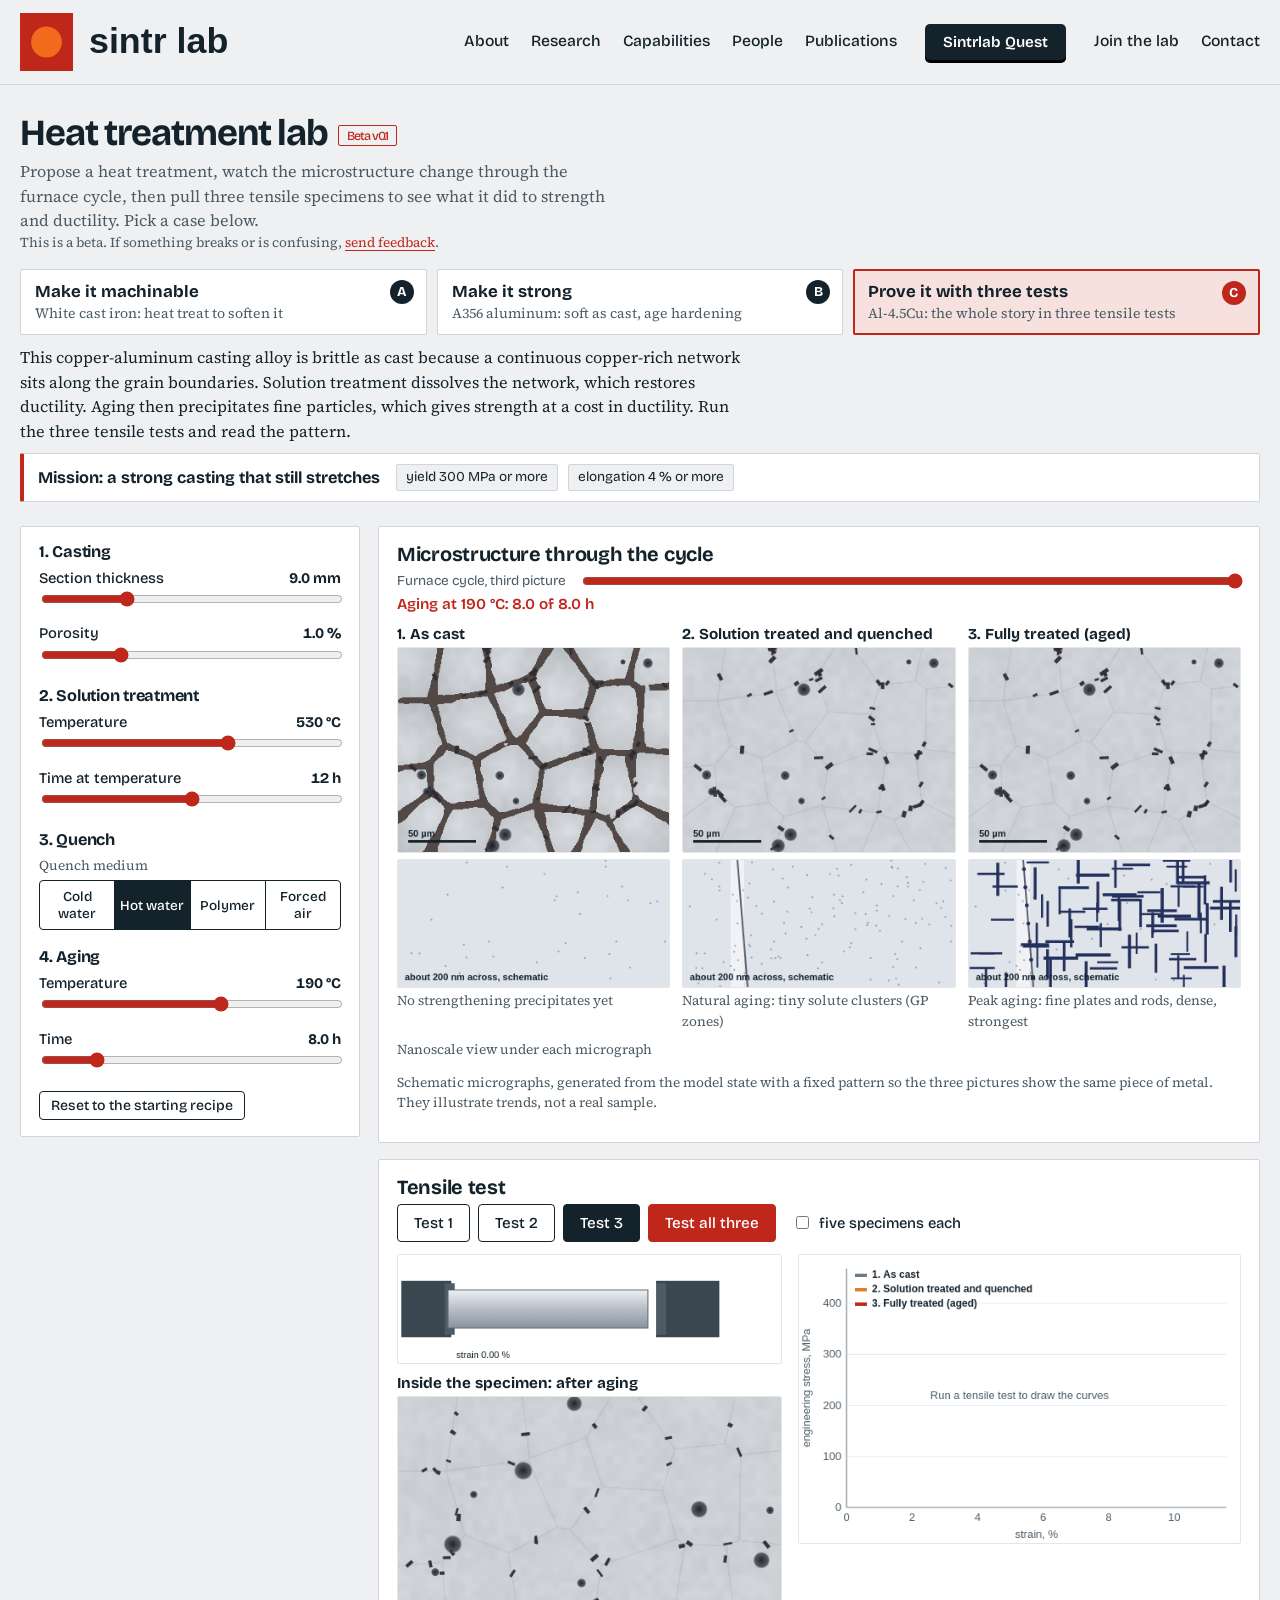
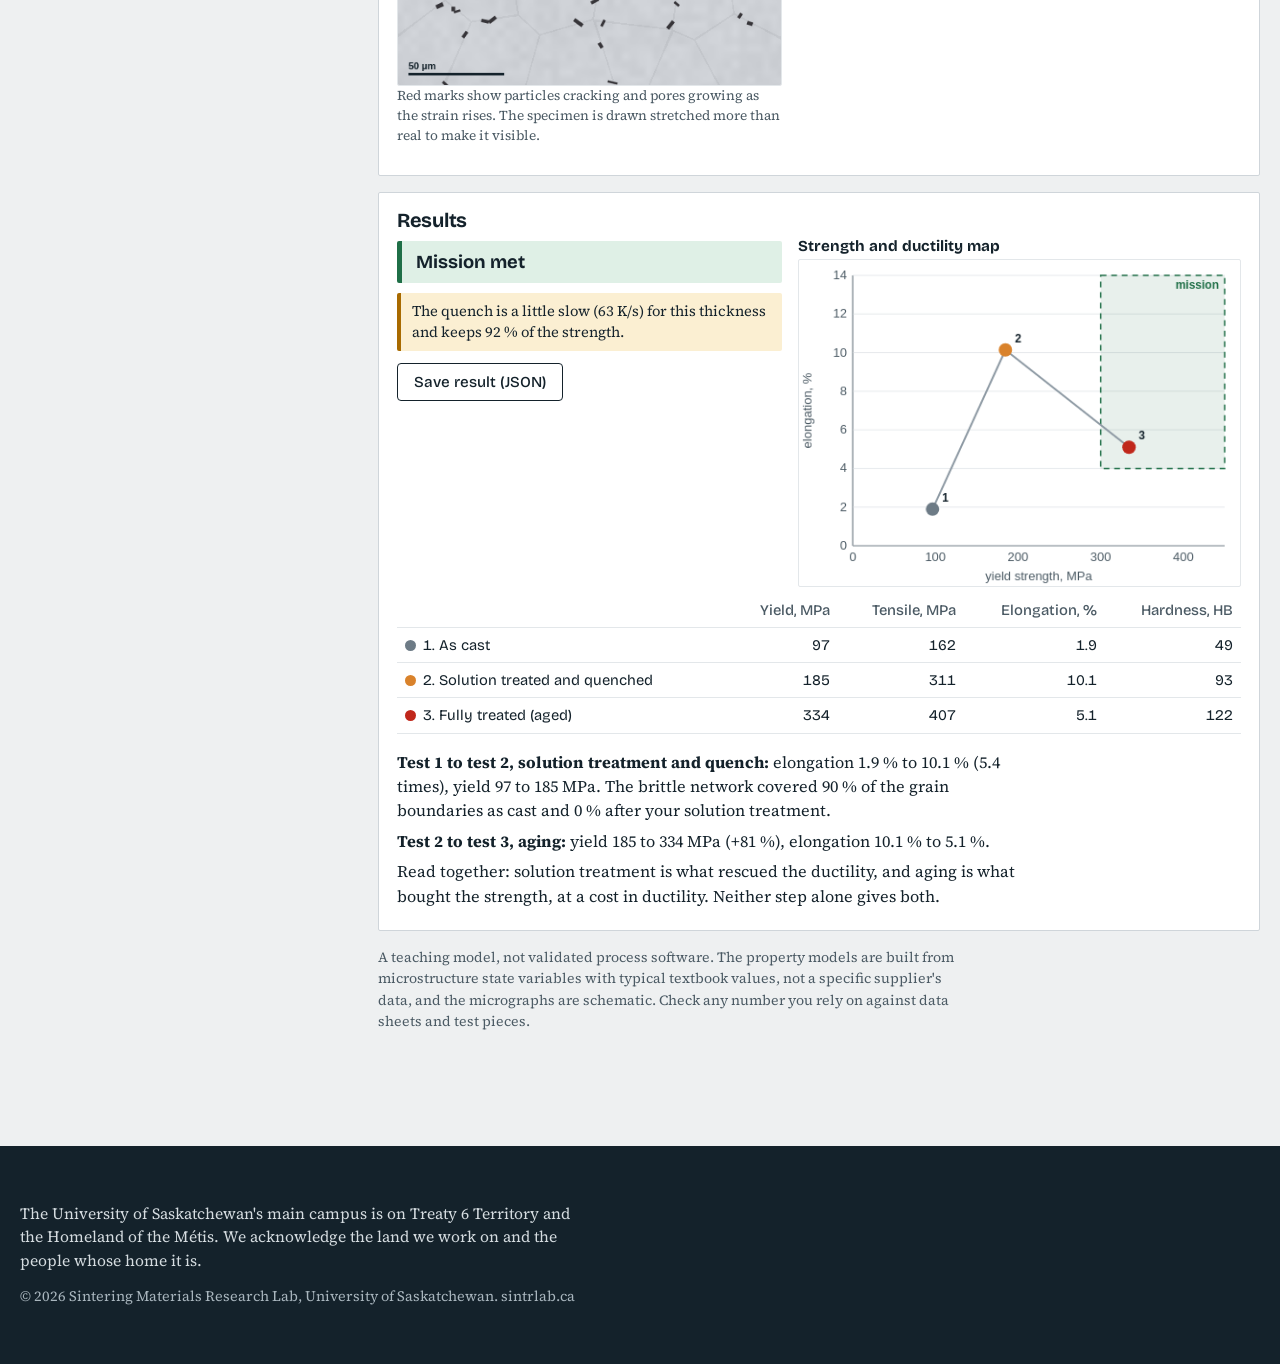
<file: simulators/heat-treatment.html>
<!DOCTYPE html>
<html lang="en">
<head>
<meta charset="utf-8">
<meta name="viewport" content="width=device-width, initial-scale=1">
<title>Heat treatment | Sintrlab Quest | Sintering Materials Research Lab | University of Saskatchewan</title>
<meta name="description" content="Interactive heat treatment simulator from the Sintering Materials Research Lab at the University of Saskatchewan. Propose a heat treatment for white cast iron, A356 aluminum or an aluminum-copper alloy, see the microstructure change through the furnace cycle, and run tensile tests to see what it did to strength and ductility.">
<link rel="canonical" href="https://sintrlab.ca/simulators/heat-treatment.html">
<meta property="og:title" content="Heat treatment | Sintrlab Quest | Sintering Materials Research Lab">
<meta property="og:description" content="Propose a heat treatment, watch the microstructure change, and pull three tensile specimens.">
<meta property="og:url" content="https://sintrlab.ca/simulators/heat-treatment.html">
<meta property="og:type" content="website">
<meta name="theme-color" content="#EEF0F1">
<link rel="icon" type="image/svg+xml" href="../sintrlab_symbol.svg">
<link rel="preconnect" href="https://fonts.googleapis.com">
<link rel="preconnect" href="https://fonts.gstatic.com" crossorigin>
<link href="https://fonts.googleapis.com/css2?family=Bricolage+Grotesque:opsz,wght@12..96,500;12..96,700&family=Source+Serif+4:ital,opsz,wght@0,8..60,400;0,8..60,600;1,8..60,400&display=swap" rel="stylesheet">
<link rel="stylesheet" href="../site-shell.css">
<!--
  Heat treatment simulator (beta v0.1). The simulator makes no network calls.
  The header, dropdown and footer come from ../site-nav.js; colours and fonts from ../site-shell.css.
-->
<style>
:root{--bg:#EEF0F1;--surface:#fff;--ink:#14222B;--ink-soft:#4b5a64;--line:#cfd5da;--line-soft:#e3e7ea;--accent:#C0271B;--accent-deep:#9f1f15;--accent-soft:#f6e1de;--ok:#1f6f47;--ok-soft:#dff0e6;--warn:#a86a00;--warn-soft:#fbefd2;--bad:#b3261e;--bad-soft:#f9dedb;--head:'Bricolage Grotesque','Segoe UI',system-ui,sans-serif;--body:'Source Serif 4',Georgia,serif}
*{box-sizing:border-box}
body{margin:0;background:var(--bg);color:var(--ink);font-family:var(--body);font-size:1.02rem;line-height:1.5}
h1,h2,h3,.btn,.casebtn,.chip,summary,table{font-family:var(--head)}
h1{font-size:2.3rem;margin:0 0 6px;line-height:1.1}
h2{font-size:1.25rem;margin:0 0 6px}
h3{font-size:1.02rem;margin:18px 0 6px}
.wrap{max-width:1280px;margin:0 auto;padding:0 20px}
.top{padding:28px 0 8px}
.badge{display:inline-block;font:500 .78rem var(--head);color:var(--accent);border:1px solid var(--accent);border-radius:2px;padding:2px 8px;margin-left:10px;vertical-align:middle}
.sub{color:var(--ink-soft);max-width:75ch;margin:6px 0 0}
.fine{font-size:.85rem;color:var(--ink-soft)}
.cases{display:grid;grid-template-columns:repeat(3,1fr);gap:10px;margin:16px 0 10px}
@media (max-width:760px){.cases{grid-template-columns:1fr}}
.casebtn{text-align:left;padding:11px 14px;border:1px solid var(--line);border-radius:2px;background:var(--surface);cursor:pointer;color:var(--ink);line-height:1.3;position:relative}
.casebtn b{display:block;font-size:1.05rem;margin-right:26px}
.casebtn span:not(.tag){font:400 .88rem var(--body);color:var(--ink-soft)}
.casebtn .tag{position:absolute;right:12px;top:10px;font:700 .85rem var(--head);width:24px;height:24px;border-radius:50%;background:var(--ink);color:#fff;text-align:center;line-height:24px}
.casebtn:hover{border-color:var(--ink)}
.casebtn[aria-pressed="true"]{border:2px solid var(--accent);padding:10px 13px;background:var(--accent-soft)}
.casebtn[aria-pressed="true"] .tag{background:var(--accent)}
.blurb{max-width:90ch;margin:8px 0 10px}
.mission{padding:10px 14px;border:1px solid var(--line);border-left:4px solid var(--accent);background:var(--surface);border-radius:2px;display:flex;flex-wrap:wrap;gap:6px 10px;align-items:center}
.mission b{font:700 1.02rem var(--head);margin-right:6px}
.chip{font-size:.85rem;padding:2px 9px;border:1px solid var(--line);border-radius:2px;background:var(--bg);white-space:nowrap}
.grid{display:grid;grid-template-columns:minmax(280px,340px) minmax(0,1fr);gap:18px;margin:16px 0 40px;align-items:start}
.grid>*,.row2>*,.three>*{min-width:0}
@media (max-width:980px){.grid{grid-template-columns:minmax(0,1fr)}}
.tw{overflow-x:auto}
.panel,.box{background:var(--surface);border:1px solid var(--line);border-radius:2px;padding:16px 18px}
.box{margin-bottom:16px}
.panel h3:first-child{margin-top:0}
.slider{margin:0 0 9px}.slider label{display:flex;justify-content:space-between;font-size:.92rem;font-weight:500;font-family:var(--head)}
.slider label span{font-weight:700;font-variant-numeric:tabular-nums}
input[type=range]{width:100%;accent-color:var(--accent)}
.seg{display:flex;border:1px solid var(--ink);border-radius:4px;overflow:hidden;margin:4px 0 10px}
.seg button{flex:1;padding:7px 4px;border:0;border-right:1px solid var(--ink);background:transparent;color:var(--ink);cursor:pointer;font:500 .85rem var(--head)}
.seg button:last-child{border-right:0}.seg button:hover{background:rgba(20,34,43,.08)}
.seg button[aria-pressed="true"]{background:var(--ink);color:#fff}
.chk{display:flex;align-items:center;gap:7px;margin:6px 0 10px;font:500 .92rem var(--head)}
.btn{display:inline-block;font-weight:500;font-size:.95rem;padding:9px 16px;border-radius:4px;border:1px solid var(--ink);background:transparent;color:var(--ink);cursor:pointer}
.btn.small{padding:5px 11px;font-size:.88rem;margin-top:8px}
.btn:hover{background:rgba(20,34,43,.08)}
.btn.primary{background:var(--accent);color:#fff;border-color:var(--accent)}.btn.primary:hover{background:var(--accent-deep)}
.btn[aria-pressed="true"]{background:var(--ink);color:#fff}
.tl{display:grid;grid-template-columns:auto 1fr;gap:4px 14px;align-items:center;margin:6px 0 12px}
.tl .stage{grid-column:1/-1;font:600 .95rem var(--head);color:var(--accent)}
.three{display:grid;grid-template-columns:repeat(3,minmax(0,1fr));gap:12px}
@media (max-width:900px){.three{grid-template-columns:minmax(0,1fr)}}
.col h4{margin:0 0 4px;font:700 .95rem var(--head)}
canvas{width:100%;height:auto;display:block;border:1px solid var(--line-soft);border-radius:2px;background:#fff}
.cap{font-size:.85rem;color:var(--ink-soft);margin:3px 0 0;min-height:2.6em}
.row2{display:grid;grid-template-columns:minmax(0,1fr) minmax(0,1.15fr);gap:16px;align-items:start}
@media (max-width:900px){.row2{grid-template-columns:minmax(0,1fr)}}
.btns{display:flex;flex-wrap:wrap;gap:8px;align-items:center;margin:4px 0 12px}
.dot{display:inline-block;width:11px;height:11px;border-radius:50%;margin-right:7px;vertical-align:-1px}
table{width:100%;border-collapse:collapse;font-size:.92rem;margin:6px 0 10px}
th,td{padding:6px 8px;border-bottom:1px solid var(--line-soft);text-align:right;font-variant-numeric:tabular-nums}
th:first-child,td:first-child{text-align:left}th{font-weight:500;color:var(--ink-soft)}
.verdict{padding:10px 14px;border-radius:2px;font:700 1.15rem var(--head);margin:4px 0 10px}
.verdict.ok{background:var(--ok-soft);border-left:5px solid var(--ok)}.verdict.bad{background:var(--bad-soft);border-left:5px solid var(--bad)}
.notes{margin:0 0 12px;padding:0;list-style:none}
.notes li{padding:8px 11px;border-radius:2px;margin:0 0 6px;font-size:.92rem;line-height:1.42;border-left:4px solid var(--line);background:var(--bg)}
li.ok{border-left-color:var(--ok);background:var(--ok-soft)}li.warn{border-left-color:var(--warn);background:var(--warn-soft)}li.bad{border-left-color:var(--bad);background:var(--bad-soft)}
.insights p{margin:6px 0;max-width:80ch}
.disclaimer{font-size:.88rem;color:var(--ink-soft);max-width:85ch;margin:0 0 50px}
</style>
</head>
<body>
<a class="skip" href="#main">Skip to main content</a>
<div data-site-header></div>
<div class="top"><div class="wrap">
  <h1>Heat treatment lab<span class="badge">Beta v0.1</span></h1>
  <p class="sub">Propose a heat treatment, watch the microstructure change through the furnace cycle, then pull three tensile specimens to see what it did to strength and ductility. Pick a case below.</p>
  <p class="fine">This is a beta. If something breaks or is confusing, <a href="mailto:anil.prasad@usask.ca?subject=Sintrlab%20Quest%20feedback%3A%20Heat%20treatment%20(beta%20v0.1)">send feedback</a>.</p>
  <div class="cases" id="cases"></div>
  <p class="blurb" id="blurb"></p>
  <section class="mission" id="mission" aria-live="polite"></section>
</div></div>

<main id="main" class="wrap"><div class="grid">
  <aside class="panel" id="controls"></aside>
  <div>
    <div class="box">
      <h2>Microstructure through the cycle</h2>
      <div class="tl"><label for="tl" class="fine">Furnace cycle, third picture</label><input type="range" id="tl" min="0" max="1" step="0.005" value="1"><div class="stage" id="stage"></div></div>
      <div class="three">
        <div class="col"><h4 id="ttl0"></h4><canvas id="mic0" width="320" height="240" role="img" aria-label="Microstructure as cast"></canvas><canvas id="nano0" width="320" height="150" style="margin-top:6px"></canvas><p class="cap" id="cap0"></p></div>
        <div class="col"><h4 id="ttl1"></h4><canvas id="mic1" width="320" height="240" role="img" aria-label="Microstructure after the first step"></canvas><canvas id="nano1" width="320" height="150" style="margin-top:6px"></canvas><p class="cap" id="cap1"></p></div>
        <div class="col"><h4 id="ttl2"></h4><canvas id="mic2" width="320" height="240" role="img" aria-label="Microstructure after the full treatment"></canvas><canvas id="nano2" width="320" height="150" style="margin-top:6px"></canvas><p class="cap" id="cap2"></p></div>
      </div>
      <p class="fine" id="nanoHead" style="margin-top:8px"></p>
      <p class="fine">Schematic micrographs, generated from the model state with a fixed pattern so the three pictures show the same piece of metal. They illustrate trends, not a real sample.</p>
    </div>

    <div class="box">
      <h2>Tensile test</h2>
      <div class="btns">
        <button class="btn tbtn" data-i="0" type="button">Test 1</button>
        <button class="btn tbtn" data-i="1" type="button">Test 2</button>
        <button class="btn tbtn" data-i="2" type="button">Test 3</button>
        <button class="btn primary" id="allBtn" type="button">Test all three</button>
        <label class="chk" style="margin:0 0 0 8px"><input type="checkbox" id="scat"> five specimens each</label>
      </div>
      <div class="row2">
        <div><canvas id="spec" width="460" height="130" role="img" aria-label="Tensile specimen"></canvas>
          <h4 style="margin:10px 0 4px;font:700 .95rem var(--head)" id="testTitle"></h4>
          <canvas id="testMic" width="440" height="330" role="img" aria-label="Microstructure inside the specimen with damage"></canvas>
          <p class="fine">Red marks show particles cracking and pores growing as the strain rises. The specimen is drawn stretched more than real to make it visible.</p></div>
        <div><canvas id="ss" width="520" height="340" role="img" aria-label="Stress-strain curves"></canvas></div>
      </div>
    </div>

    <div class="box">
      <h2>Results</h2>
      <div class="row2">
        <div><div class="verdict" id="verdict"></div><ul class="notes" id="flags"></ul><button class="btn" id="saveBtn" type="button">Save result (JSON)</button></div>
        <div><h4 style="margin:0 0 4px;font:700 .95rem var(--head)">Strength and ductility map</h4><canvas id="map" width="460" height="340" role="img" aria-label="Elongation against yield strength"></canvas></div>
      </div>
      <div class="tw"><table id="tbl"></table></div>
      <div class="insights" id="insights"></div>
    </div>
    <p class="disclaimer">A teaching model, not validated process software. The property models are built from microstructure state variables with typical textbook values, not a specific supplier's data, and the micrographs are schematic. Check any number you rely on against data sheets and test pieces.</p>
  </div>
</div></main>
<div data-site-footer></div>
<script src="../site-nav.js" defer></script>
<script>
(function(){
'use strict';
// ==== MODEL ====
const KEL=273.15;
const clamp=(v,a,b)=>Math.max(a,Math.min(b,v));
const arr=T=>1/(T+KEL);
function mulberry32(a){return function(){a|=0;a=(a+0x6D2B79F5)|0;let x=Math.imul(a^(a>>>15),1|a);x=(x+Math.imul(x^(x>>>7),61|x))^x;return((x^(x>>>14))>>>0)/4294967296;};}
function gauss(r){let u=0,v=0;while(!u)u=r();while(!v)v=r();return Math.sqrt(-2*Math.log(u))*Math.cos(2*Math.PI*v);}

/* ---------- shared aluminium helpers ---------- */
const MED={cold:{n:'Cold water (20 °C)',h:4000,T:20},hot:{n:'Hot water (65 °C)',h:2500,T:65},polymer:{n:'Polymer (30 °C)',h:1500,T:30},air:{n:'Forced air',h:60,T:25}};
const AL={rho:2700,c:900,k:150};
const modOf=t=>Math.max(t/2*0.95,2.2);                 // thickest-section modulus, mm
const dasOf=M=>18+4*M;                                 // dendrite arm spacing, micrometres
function quenchRate(med,M){const h=MED[med].h,Mm=M/1000,he=h/(1+h*Mm/AL.k),tau=AL.rho*AL.c*Mm/he;return Math.max(0,(345-MED[med].T)/tau);}
const peakScale=(T,T0)=>T>T0?Math.max(0.35,1-0.0035*(T-T0)):Math.max(0.6,1-0.0015*(T0-T));
function gAge(x){if(x<=0)return 0;if(x<=1)return Math.sqrt((1-Math.exp(-4*x))*Math.pow(x,1/3))/Math.sqrt(1-Math.exp(-4));return Math.pow(x,-1/3);}
const tPeak=(T,t0,T0)=>t0*Math.exp(12000*(arr(T)-arr(T0)));

/* ---------- Case B: A356 (Al-Si-Mg) ---------- */
function stateB(P,g){
  const M=modOf(P.thk),DAS=dasOf(M),T=P.Tsol,tS=(P.tSol||0)*g.sol,k=Math.exp(14400*(arr(T)-arr(540)));
  const fmax=clamp((T-480)/55,0,1),tauD=2.0*k*Math.sqrt(M/4.5);
  const fd=tS>0?fmax*(1-Math.exp(-tS/tauD)):0, fsph=1-Math.exp(-tS/(5.0*k));
  const AR0=P.sr?3.0:6.0,L0=(P.sr?5:12)*Math.sqrt(DAS/36);
  const AR=AR0+(1.3-AR0)*fsph, L=L0*(1-0.45*fsph)*Math.pow(1+tS/(12*k),1/3);
  const rate=quenchRate(P.med,M),fq=g.q?(1-Math.exp(-rate/25)):1;
  const css=(g.q||tS>0)?fd*fq:0;
  let x=0,delta=0,fv=0,tp=tPeak(P.Tage,5,155);
  if(g.q&&g.age>0){x=P.tAge*g.age/tp;delta=gAge(x)*peakScale(P.Tage,155)*css;fv=css*(1-Math.exp(-4*x));}
  else if(g.q){delta=0.08*css;}
  return {M,DAS,AR,L,fd,fsph,fq,css,x,delta,fv,rate,tp,quenched:g.q,aging:g.q&&g.age>0,hot:!g.q&&tS>0,Si:true};
}
function propsB(s,P){
  const pm=Math.exp(-0.07*P.por),pe=Math.exp(-0.12*P.por);
  const sSi=28*Math.pow(8/s.L,0.15),sDAS=12*Math.sqrt(30/s.DAS),sSS=22*s.css*(1-s.fv);
  const YS=(55+sSi+sDAS+sSS+100*s.delta)*pm;
  const UTS=YS+(66-10*s.delta)*pm;
  const eSi=1/(1+0.35*(s.AR-1))*Math.pow(6/s.L,0.3);
  const EL=10*eSi*(1-0.30*s.delta)*pe*Math.pow(30/s.DAS,0.2);
  return {YS,UTS,EL,HB:0.33*UTS,E:70000,brittle:EL<0.5,mach:null};
}

/* ---------- Case C: Al-4.5Cu (206 type) ---------- */
function stateC(P,g){
  const M=modOf(P.thk),DAS=dasOf(M),T=P.Tsol,tS=(P.tSol||0)*g.sol,k=Math.exp(14400*(arr(T)-arr(530)));
  const fmax=clamp((T-490)/40,0,1),tauD=3.0*k*Math.sqrt(M/4.5);
  const fd=tS>0?fmax*(1-Math.exp(-tS/tauD)):0;
  const N=0.9*Math.pow(1-fd,1.5);
  const rate=quenchRate(P.med,M),fq=g.q?(1-Math.exp(-rate/25)):1;
  const css=g.q?Math.max(0.25,fd*fq):(tS>0?Math.max(0.25,fd):0.25);
  let x=0,delta=0,fv=0,tp=tPeak(P.Tage,8,190);
  if(g.q&&g.age>0){x=P.tAge*g.age/tp;delta=gAge(x)*peakScale(P.Tage,190)*css;fv=Math.exp(-4*x)>0?(1-Math.exp(-4*x))*css:0;}
  return {M,DAS,N,fd,fq,css,x,delta,fv,rate,tp,quenched:g.q,aging:g.q&&g.age>0,hot:!g.q&&tS>0,natural:g.q&&!(g.age>0)};
}
function propsC(s,P){
  const pm=Math.exp(-0.07*P.por),pe=Math.exp(-0.12*P.por);
  const nat=s.natural?25*s.css:0;
  const YS=(65+12*Math.sqrt(30/s.DAS)+110*s.css*(1-s.fv)+300*s.delta+nat)*pm;
  const UTS=YS+(45+100*s.css*(1-0.7*s.delta))*pm;
  const gnet=1/(1+5*Math.pow(s.N,1.3));
  const EL=12*gnet*(1-0.55*s.delta)*pe*Math.pow(30/s.DAS,0.3);
  return {YS,UTS,EL,HB:0.30*UTS,E:70000,brittle:EL<0.5,mach:null};
}

/* ---------- Case A: white cast iron to malleable iron ---------- */
function stateA(P,g){
  const T=P.T1,tS=(P.t1||0)*g.s1,thk=P.thk;
  const tauG=8*Math.exp(36000*(arr(T)-arr(940)))*Math.pow(thk/10,0.7);
  const G=tS>0?1-Math.exp(-tS/tauG):0;
  const rate=g.rate||P.rate, tc=90/rate;
  const falphaFinal=Math.pow(G,1.5)*(1-Math.exp(-tc/4));
  const lam=clamp(0.6*Math.pow(50/rate,0.35),0.2,1.2);
  return {G,tauG,phiC:0.38*(1-G),phiG:0.07*G,fa:falphaFinal*g.cool,faFinal:falphaFinal,lam,rate,thk,cooled:g.cool>0,tS};
}
function propsA(s,P){
  const fa=s.cooled?s.fa:0, pearl=!s.cooled;
  const lam=s.cooled?s.lam:0.25;
  const ysM=fa*250+(1-fa)*(280+90/Math.sqrt(lam));
  const utsM=fa*380+(1-fa)*(420+90/Math.sqrt(lam));
  const elM=fa*14+(1-fa)*3.0;
  const HmM=fa*110+(1-fa)*(160+40/Math.sqrt(lam));
  const phiC=s.phiC,phiG=s.phiG;
  let YS=(1-phiC)*ysM*(1-0.8*phiG), UTS=(1-2.2*phiC)*utsM*(1-0.8*phiG)+400*phiC*0.5, EL=elM*Math.exp(-12*phiC);
  const HB=(1-phiC)*HmM*(1-phiG)+phiC*850;
  if(EL<0.5){EL=Math.max(0.1,EL);UTS=Math.max(240,Math.min(UTS,420));YS=UTS;}
  UTS=Math.max(UTS,YS);
  const mach=Math.max(0,Math.min(100,100*Math.exp(-(HB-120)/90)/(1+8*phiC)));
  return {YS,UTS,EL,HB,E:170000,brittle:EL<0.5,mach};
}

/* ---------- stress-strain curve from the properties ---------- */
function curveOf(pr){
  const E=pr.E,sy=pr.YS,su=pr.UTS;
  if(pr.brittle){const ef=su/E;return {epsF:ef,epsU:ef,brittle:true,f:e=>Math.min(su,E*e),sigF:su};}
  const epsF=pr.EL/100+0.9*su/E, e0=0.9*sy/E, epsU=e0+0.8*(epsF-e0), k=4/(epsU-e0), s0=0.9*sy, sigF=su*(pr.EL>3?0.82:0.95);
  const f=e=>{ if(e<=e0)return E*e; if(e<=epsU)return s0+(su-s0)*(1-Math.exp(-k*(e-e0)))/(1-Math.exp(-k*(epsU-e0))); return su+(sigF-su)*(e-epsU)/(epsF-epsU); };
  return {epsF,epsU,brittle:false,f,sigF};
}
function scatterSet(pr,seed,n){
  const r=mulberry32(seed),out=[];
  const cv=0.10+0.30*(1-Math.min(1,pr.EL/6))+(pr.brittle?0.25:0);
  for(let i=0;i<n;i++){
    const z1=gauss(r),z2=gauss(r);
    out.push(Object.assign({},pr,{YS:pr.YS*(1+0.02*z1),UTS:pr.UTS*(1+0.02*z1+0.01*gauss(r)),EL:Math.max(0.1,pr.EL*Math.exp(cv*z2))}));
  }
  return out.map(p=>{p.UTS=Math.max(p.UTS,p.YS);return p;});
}
// ==== END MODEL ====

// ==== RENDER ====
const FIELDS={};
function smoothNoise(W,H,rnd,cell){
  const gw=Math.ceil(W/cell)+2,gh=Math.ceil(H/cell)+2,g=new Float32Array(gw*gh);for(let i=0;i<g.length;i++)g[i]=rnd();
  const out=new Float32Array(W*H);
  for(let y=0,i=0;y<H;y++){const fy=y/cell,y0=fy|0,ty=fy-y0,sy=ty*ty*(3-2*ty);
    for(let x=0;x<W;x++,i++){const fx=x/cell,x0=fx|0,tx=fx-x0,sx=tx*tx*(3-2*tx);
      const a=g[y0*gw+x0],b=g[y0*gw+x0+1],c=g[(y0+1)*gw+x0],d=g[(y0+1)*gw+x0+1];
      out[i]=(a+(b-a)*sx)*(1-sy)+(c+(d-c)*sx)*sy;}}
  return out;
}
function getField(key,W,H,nCells,seed,fovUm){
  const k=key+'|'+W+'x'+H+'|'+nCells;if(FIELDS[k])return FIELDS[k];
  const rnd=mulberry32(seed),cols=Math.max(2,Math.round(Math.sqrt(nCells*W/H))),rows=Math.max(2,Math.round(nCells/cols));
  const cx=[],cy=[];
  for(let j=0;j<rows;j++)for(let i=0;i<cols;i++){cx.push((i+0.5+(rnd()-0.5)*0.85)*W/cols);cy.push((j+0.5+(rnd()-0.5)*0.85)*H/rows);}
  const N=W*H,nc=cx.length,d1=new Float32Array(N),d2=new Float32Array(N),n1=new Float32Array(N);
  for(let y=0,i=0;y<H;y++)for(let x=0;x<W;x++,i++){let a=1e9,b=1e9;for(let q=0;q<nc;q++){const dx=x-cx[q],dy=y-cy[q],d=dx*dx+dy*dy;if(d<a){b=a;a=d;}else if(d<b)b=d;}d1[i]=Math.sqrt(a);d2[i]=Math.sqrt(b);n1[i]=rnd();}
  const ns=smoothNoise(W,H,rnd,9),nsb=smoothNoise(W,H,rnd,14);
  const rcell=Math.sqrt(W*H/(nc*Math.PI)),px=W/fovUm;
  const pts=[];let tries=0;
  while(pts.length<1000&&tries<80000){tries++;const x=rnd()*W,y=rnd()*H,i=(y|0)*W+(x|0),b=d2[i]-d1[i];if(b<0.45*rcell)pts.push({x,y,b,i,a:rnd()*Math.PI,u:rnd(),v:rnd()});}
  pts.sort((p,q)=>p.b-q.b);
  const pores=[];for(let i=0;i<18;i++)pores.push({x:rnd()*W,y:rnd()*H,u:rnd(),v:rnd()});
  const nod=[];tries=0;
  while(nod.length<48&&tries<20000){tries++;const x=rnd()*W,y=rnd()*H,i=(y|0)*W+(x|0);if(d2[i]-d1[i]<0.7*rcell)nod.push({x,y,u:rnd(),v:rnd(),w:rnd()});}
  const dn=new Float32Array(N);
  for(let y=0,i=0;y<H;y++)for(let x=0;x<W;x++,i++){let a=1e9;for(let q=0;q<nod.length;q++){const dx=x-nod[q].x,dy=y-nod[q].y,d=dx*dx+dy*dy;if(d<a)a=d;}dn[i]=Math.sqrt(a);}
  const sorted=Float32Array.from(dn).sort(),dnq=[];for(let q=0;q<=100;q++)dnq.push(sorted[Math.min(N-1,Math.floor(q/100*(N-1)))]);
  return FIELDS[k]={W,H,d1,d2,n1,ns,nsb,rcell,px,pts,pores,nod,dn,dnq,fovUm};
}
const nCellsAl=(DAS,W,H,fov)=>clamp(Math.round((fov*fov*H/W)/(DAS*DAS)),4,70);
function scaleBar(ctx,W,H,px,um,dark){
  const L=um*px,x=12,y=H-14;ctx.fillStyle=dark?'#fff':'#14222B';ctx.fillRect(x,y,L,3);ctx.font='600 11px sans-serif';ctx.textAlign='left';ctx.fillText(um+' µm',x,y-4);
}

/* ---------- aluminium micrograph (cases B and C) ---------- */
function siParticles(F,s){
  if(!s.Si)return[];const out=[],L=s.L*F.px,w=Math.max(1.1,L/s.AR),we=0.22*F.rcell*1.35;
  for(const p of F.pts){if(out.length>=430)break;if(p.b>we)continue;out.push({x:p.x,y:p.y,a:p.a,rx:L*(0.45+0.55*p.u)/2,ry:w*(0.6+0.8*p.v)/2});}
  return out;
}
function interm(F){return F.pts.slice(120,170).map(p=>({x:p.x,y:p.y,a:p.a,rx:2.5+3.5*p.u,ry:1.2+1.2*p.v}));}
function netPoints(F,s){
  const out=[],we=0.22*F.rcell*(1-0.5*s.fd)*0.9;
  for(const p of F.pts){if(out.length>=90)break;if(p.b<we&&F.nsb[p.i]<s.N)out.push({x:p.x,y:p.y,a:p.a,rx:F.rcell*0.14*(0.6+0.8*p.u),ry:2});}
  return out;
}
function renderAl(ctx,W,H,F,s,cid,P){
  const img=ctx.createImageData(W,H),D=img.data,rc=F.rcell;
  const we=(cid==='C'?0.22*(1-0.5*s.fd):0.22)*rc, seg=Math.max(0,1-0.85*s.fd), N=cid==='C'?s.N:1;
  for(let i=0,o=0;i<W*H;i++,o+=4){
    const b=F.d2[i]-F.d1[i],core=1-F.d1[i]/rc;
    let m=206+(F.ns[i]-0.5)*9+seg*(core*16-7),r=m,g=m+3,bl=m+8;
    const wi=we*(0.7+0.6*F.ns[i]);
    if(b<1.6){r-=10;g-=10;bl-=10;}
    if(b<wi){
      if(cid==='C'){ if(F.nsb[i]<N){r=82;g=72;bl=70;} }
      else {r=160;g=163;bl=170;}
    }
    D[o]=r;D[o+1]=g;D[o+2]=bl;D[o+3]=255;
  }
  ctx.putImageData(img,0,0);
  if(cid==='B'){ctx.fillStyle='rgba(52,56,74,.93)';for(const p of siParticles(F,s)){ctx.save();ctx.translate(p.x,p.y);ctx.rotate(p.a);ctx.beginPath();ctx.ellipse(0,0,p.rx,p.ry,0,0,6.283);ctx.fill();ctx.restore();}}
  if(cid==='C'){ctx.fillStyle='rgba(46,44,48,.95)';for(const p of interm(F)){ctx.save();ctx.translate(p.x,p.y);ctx.rotate(p.a);ctx.fillRect(-p.rx,-p.ry,2*p.rx,2*p.ry);ctx.restore();}}
  const nPor=Math.round(4+14*Math.min(1,P.por/3));
  if(P.por>0.05)for(let k=0;k<nPor;k++){const p=F.pores[k],r=F.px*(0.8+6*Math.sqrt(P.por))*(0.5+p.u)*0.55;
    const gr=ctx.createRadialGradient(p.x,p.y,0,p.x,p.y,r);gr.addColorStop(0,'rgba(24,26,32,.95)');gr.addColorStop(0.8,'rgba(60,64,72,.8)');gr.addColorStop(1,'rgba(120,124,130,.0)');ctx.fillStyle=gr;ctx.beginPath();ctx.arc(p.x,p.y,r,0,6.283);ctx.fill();}
  scaleBar(ctx,W,H,F.px,50,false);
}

/* ---------- cast iron micrograph (case A) ---------- */
function renderFe(ctx,W,H,F,s,P){
  const img=ctx.createImageData(W,H),D=img.data,rc=F.rcell;
  const wc=0.42*rc*(s.phiC/0.38), thr=F.dnq[Math.round(clamp(s.fa,0,1)*100)];
  for(let i=0,o=0;i<W*H;i++,o+=4){
    const b=F.d2[i]-F.d1[i];let r,g,bl;
    if(s.phiC>0.004&&b<wc*(0.7+0.6*F.ns[i])){const t=(F.n1[i]-0.5)*10;r=236+t;g=234+t;bl=224+t;}
    else if(s.fa>0.005&&F.dn[i]<thr){const t=(F.n1[i]-0.5)*8;r=208+t;g=208+t;bl=203+t;}
    else{const t=(F.ns[i]-0.5)*34+(F.n1[i]-0.5)*10;r=92+t;g=90+t;bl=96+t;}
    D[o]=r;D[o+1]=g;D[o+2]=bl;D[o+3]=255;
  }
  ctx.putImageData(img,0,0);
  if(s.G>0.02){const rnd=mulberry32(99);
    for(const p of F.nod){const r0=(2+5*Math.sqrt(s.G))*(0.7+0.6*p.u),n=12;ctx.fillStyle='rgba(22,22,26,.96)';ctx.beginPath();
      for(let k=0;k<=n;k++){const a=k/n*6.283,rr=r0*(0.78+0.45*rnd());k?ctx.lineTo(p.x+Math.cos(a)*rr,p.y+Math.sin(a)*rr):ctx.moveTo(p.x+Math.cos(a)*rr,p.y+Math.sin(a)*rr);}ctx.fill();}}
  scaleBar(ctx,W,H,F.px,50,false);
}
function carbidePoints(F,s){const out=[],wc=0.42*F.rcell*(s.phiC/0.38)*0.8;if(s.phiC<0.02)return out;
  for(const p of F.pts){if(out.length>=90)break;if(p.b<wc)out.push({x:p.x,y:p.y,a:p.a,rx:F.rcell*0.16*(0.6+0.8*p.u),ry:2});}return out;}

/* ---------- nano and matrix detail panels ---------- */
function renderAlNano(ctx,W,H,s,cid){
  ctx.fillStyle='#dfe3ea';ctx.fillRect(0,0,W,H);
  const rnd=mulberry32(cid==='C'?5:7),px=W/200;
  const pre=[];for(let i=0;i<420;i++)pre.push({x:rnd()*W,y:rnd()*H,o:rnd()<0.5?0:1,u:rnd(),v:rnd()});
  const bx=W*0.2,pf=s.quenched?(6+90*(1-s.fq)+(s.x>1?14*Math.pow(s.x-1,0.4):0)):0;
  // grain boundary and precipitate-free zone
  if(s.quenched||s.hot){ctx.fillStyle='rgba(255,255,255,.55)';ctx.fillRect(bx-pf*0.6,0,pf*1.2,H);ctx.strokeStyle='#5a6070';ctx.lineWidth=2;ctx.beginPath();ctx.moveTo(bx,0);ctx.lineTo(bx+12,H);ctx.stroke();}
  // solute atoms
  ctx.fillStyle='rgba(90,100,120,.55)';const ns=Math.round(140*s.css);for(let i=0;i<ns;i++){const p=pre[i];ctx.beginPath();ctx.arc(p.x,p.y,1.1,0,6.283);ctx.fill();}
  let label='No strengthening precipitates yet';
  if(s.aging||s.natural){
    const x=Math.max(s.x,0.0001),Lnm=(cid==='C'?4+16*Math.pow(x,1/3):3+11*Math.pow(x,1/3));
    if(s.aging){
      const n=Math.round(clamp(380*s.fv/(1+Math.pow(Lnm/14,2.4)),0,380));ctx.strokeStyle='#24305c';
      for(let i=0;i<n;i++){const p=pre[i],L=Lnm*px*(0.7+0.6*p.u);if(Math.abs(p.x-bx)<pf)continue;ctx.lineWidth=Math.max(1.3,L*0.09);ctx.beginPath();
        if(p.o){ctx.moveTo(p.x-L/2,p.y);ctx.lineTo(p.x+L/2,p.y);}else{ctx.moveTo(p.x,p.y-L/2);ctx.lineTo(p.x,p.y+L/2);}ctx.stroke();}
      const nb=Math.round(6+18*(1-s.fq)+(s.x>1.5?8:0));ctx.fillStyle='#24305c';for(let i=0;i<nb;i++){const yy=(i+0.5)/nb*H,r=2+4*(1-s.fq)+(s.x>1?1.5*Math.pow(s.x,0.3):0);ctx.beginPath();ctx.arc(bx+12*yy/H,yy,r,0,6.283);ctx.fill();}
      label=s.x<0.4?'Aging: fine, dense zones, easily sheared by dislocations':s.x<=1.6?'Peak aging: fine plates and rods, dense, strongest':'Over-aged: coarse, widely spaced, dislocations bypass them';
    } else {
      ctx.fillStyle='#3a4670';const n=Math.round(190*s.delta/0.08*0.7);for(let i=0;i<Math.min(n,300);i++){const p=pre[i];if(Math.abs(p.x-bx)<pf)continue;ctx.beginPath();ctx.arc(p.x,p.y,1.7,0,6.283);ctx.fill();}
      label='Natural aging: tiny solute clusters (GP zones)';
    }
  }
  ctx.fillStyle='#14222B';ctx.font='600 11px sans-serif';ctx.textAlign='left';ctx.fillText('about 200 nm across, schematic',8,H-8);
  return label;
}
function renderFeDetail(ctx,W,H,s){
  const rnd=mulberry32(21),ns=8,seeds=[];for(let i=0;i<ns;i++)seeds.push({x:rnd()*W,y:rnd()*H,th:rnd()*Math.PI,r:rnd()});
  const phiC=s.phiC,fa=s.cooled?s.fa:0,lam=(s.cooled?s.lam:0.25)*70,rel=Array(ns);
  seeds.forEach((q,i)=>{q.type=q.r<phiC*1.1?'C':((q.r-phiC*1.1)/(1-phiC*1.1)<fa?'F':'P');});
  const img=ctx.createImageData(W,H),D=img.data,id=new Uint8Array(W*H);
  for(let y=0,i=0;y<H;y++)for(let x=0;x<W;x++,i++){let a=1e9,k=0;for(let q=0;q<ns;q++){const dx=x-seeds[q].x,dy=y-seeds[q].y,d=dx*dx+dy*dy;if(d<a){a=d;k=q;}}id[i]=k;}
  for(let y=0,i=0,o=0;y<H;y++)for(let x=0;x<W;x++,i++,o+=4){
    const q=seeds[id[i]];let c;
    if(q.type==='C')c=234;
    else if(q.type==='F')c=212;
    else{const u=(x*Math.cos(q.th)+y*Math.sin(q.th))/lam,f=u-Math.floor(u);c=f<0.17?62:200;}
    if((x<W-1&&id[i]!==id[i+1])||(y<H-1&&id[i]!==id[i+W]))c=70;
    D[o]=c;D[o+1]=c;D[o+2]=c-4;D[o+3]=255;
  }
  ctx.putImageData(img,0,0);
  ctx.fillStyle='rgba(255,255,255,.8)';ctx.fillRect(4,H-22,170,18);ctx.fillStyle='#14222B';ctx.font='600 11px sans-serif';ctx.textAlign='left';ctx.fillText('about 4.5 µm across, schematic',8,H-9);
  return phiC>0.1?'Hard white cementite with fine pearlite':(fa>0.7?'Ferrite grains: soft and ductile':(fa>0.25?'Ferrite and pearlite mixed':'Pearlite: alternating ferrite and cementite plates, spacing '+(s.lam).toFixed(2)+' µm'));
}

/* ---------- damage overlay used during the tensile test ---------- */
function drawDamage(ctx,W,H,F,s,cid,P,frac,brittle){
  let feats;
  if(cid==='B')feats=siParticles(F,s).slice().sort((a,b)=>b.rx-a.rx).slice(0,160);
  else if(cid==='C')feats=netPoints(F,s).concat(interm(F));
  else{feats=carbidePoints(F,s);if(!feats.length)feats=F.nod.slice(0,50).map(p=>({x:p.x,y:p.y,a:p.u*3,rx:8*(0.6+p.v),ry:2}));}
  const n=feats.length,cracked=[];
  ctx.lineCap='round';
  feats.forEach((p,k)=>{const rk=k/Math.max(1,n),thr=brittle?0.86+0.14*rk:0.25+0.7*Math.pow(rk,0.8);
    if(frac>thr){cracked.push(p);const L=Math.max(5,p.ry*3.2+4);ctx.strokeStyle='#e0261c';ctx.lineWidth=2;ctx.save();ctx.translate(p.x,p.y);ctx.rotate(p.a+Math.PI/2);ctx.beginPath();ctx.moveTo(-L/2,0);ctx.lineTo(L/2,0);ctx.stroke();ctx.restore();}});
  if(P.por>0.05&&cid!=='A'){const nPor=Math.round(4+14*Math.min(1,P.por/3));for(let k=0;k<nPor;k++){const p=F.pores[k],r=F.px*(0.8+6*Math.sqrt(P.por))*(0.5+p.u)*0.55*(1+1.6*frac*frac);ctx.strokeStyle='rgba(224,38,28,.85)';ctx.lineWidth=1.6;ctx.beginPath();ctx.arc(p.x,p.y,r,0,6.283);ctx.stroke();}}
  const start=brittle?0.97:0.9;
  if(frac>start&&cracked.length>3){
    const xs=cracked.map(p=>p.x).sort((p,q)=>p-q),xc=xs[xs.length>>1],k=clamp((frac-start)/(1-start),0,1),n=26,m=Math.round(n*k);
    ctx.strokeStyle='#ff2a1a';ctx.lineWidth=3;ctx.beginPath();
    for(let i=0;i<=m;i++){const y=H*i/n,x=xc+14*Math.sin(i*1.7)+8*Math.sin(i*3.9+1);i?ctx.lineTo(x,y):ctx.moveTo(x,y);}ctx.stroke();
  }
}

/* ---------- the specimen ---------- */
function drawSpecimen(ctx,W,H,cv,eps,fractured,tBreak){
  ctx.clearRect(0,0,W,H);
  const cy=H/2,gx0=70,L0=W-2*gx0-80,w0=46,stretch=cv.brittle?30:5;
  const vis=Math.min(eps*stretch,0.3),L=L0*(1+vis);
  const x0=gx0-10,neckC=x0+L/2;
  const neckT=cv.brittle||eps<=cv.epsU?0:clamp((eps-cv.epsU)/(cv.epsF-cv.epsU),0,1)*0.55;
  const hw=x=>{let h=w0/2*(1-0.22*Math.min(1,eps*stretch/1.4));if(neckT>0){const d=(x-neckC)/(L*0.1);h*=1-neckT*Math.exp(-d*d);}return h;};
  const grad=ctx.createLinearGradient(0,cy-w0/2,0,cy+w0/2);grad.addColorStop(0,'#eef1f4');grad.addColorStop(0.5,'#b7bfc7');grad.addColorStop(1,'#8a949e');
  const css=getComputedStyle(document.documentElement);
  // grips
  ctx.fillStyle='#3a4650';ctx.fillRect(4,cy-34,gx0-14+4,68);ctx.fillRect(x0+L+10,cy-34,gx0+6,68);
  ctx.fillStyle='#4d5b67';ctx.fillRect(gx0-14,cy-w0/2-8,12,w0+16);ctx.fillRect(x0+L+2+8,cy-w0/2-8,12,w0+16);
  const body=(xa,xb,jag,side)=>{ctx.beginPath();const n=40;for(let i=0;i<=n;i++){const x=xa+(xb-xa)*i/n;ctx.lineTo(x,cy-hw(x));}
    for(let i=n;i>=0;i--){const x=xa+(xb-xa)*i/n;ctx.lineTo(x,cy+hw(x));}ctx.closePath();ctx.fillStyle=grad;ctx.fill();ctx.strokeStyle='#5d6872';ctx.lineWidth=1.2;ctx.stroke();};
  if(!fractured){body(x0,x0+L);}
  else{
    const gap=Math.min(40,tBreak*40),xb=neckC,hh=hw(neckC);
    // left half
    ctx.save();ctx.beginPath();ctx.rect(0,0,xb-gap/2,H);ctx.clip();body(x0,x0+L);ctx.restore();
    ctx.save();ctx.beginPath();ctx.rect(xb+gap/2,0,W,H);ctx.clip();ctx.translate(gap,0);body(x0,x0+L);ctx.restore();
    ctx.fillStyle='#e0261c';ctx.font='700 13px sans-serif';ctx.textAlign='center';ctx.fillText(cv.brittle?'brittle fracture: flat, no neck':'ductile fracture: necked',W/2,18);
  }
  ctx.fillStyle='#14222B';ctx.font='11px sans-serif';ctx.textAlign='left';ctx.fillText('strain '+(eps*100).toFixed(2)+' %',gx0,H-6);
}

/* ---------- charts ---------- */
const COL=['#6d7b86','#d9822b','#c0271b'];
function chartFrame(ctx,W,H,L,R,T,B,x1,y1,xl,yl,xt,yt){
  ctx.clearRect(0,0,W,H);const sx=v=>L+(R-L)*v/x1,sy=v=>B-(B-T)*v/y1;
  ctx.strokeStyle='#5a6872';ctx.lineWidth=1;ctx.beginPath();ctx.moveTo(L,T);ctx.lineTo(L,B);ctx.lineTo(R,B);ctx.stroke();
  ctx.font='13px sans-serif';ctx.fillStyle='#4b5a64';ctx.textAlign='right';
  yt.forEach(v=>{ctx.fillText(v,L-6,sy(v)+4);ctx.strokeStyle='#d4d9de';ctx.lineWidth=.6;ctx.beginPath();ctx.moveTo(L,sy(v));ctx.lineTo(R,sy(v));ctx.stroke();});
  ctx.textAlign='center';xt.forEach(v=>{ctx.fillText(v,sx(v),B+16);});
  ctx.fillText(xl,(L+R)/2,H-6);ctx.save();ctx.translate(13,(T+B)/2);ctx.rotate(-Math.PI/2);ctx.fillText(yl,0,0);ctx.restore();
  return {sx,sy};
}
function niceTicks(max,n){const raw=max/n,mag=Math.pow(10,Math.floor(Math.log10(raw))),f=raw/mag,s=(f<1.5?1:f<3?2:f<7?5:10)*mag,out=[];for(let v=0;v<=max+1e-9;v+=s)out.push(+v.toFixed(6));return out;}
// ==== END RENDER ====

// ==== CASES ====
const $=id=>document.getElementById(id);
const f0=v=>v.toFixed(0), f1=v=>v.toFixed(1);
const GAL=[{sol:0,q:false,age:0},{sol:1,q:true,age:0},{sol:1,q:true,age:1}];
const GFE=[{s1:0,cool:0},{s1:1,cool:1,rate:300},{s1:1,cool:1}];
const gAtAl=(P,p)=>p<0.45?{sol:p/0.45,q:false,age:0}:(p<0.5?{sol:1,q:true,age:0}:{sol:1,q:true,age:(p-0.5)/0.5});
const gAtFe=(P,p)=>p<0.6?{s1:p/0.6,cool:0}:{s1:1,cool:(p-0.6)/0.4};
const MEDOPT=[['cold','Cold water'],['hot','Hot water'],['polymer','Polymer'],['air','Forced air']];

function alFlags(cid,P,s,pr){
  const out=[],add=(l,t)=>out.push([l,t]);
  const Tbad=cid==='C'?545:550,Twarn=cid==='C'?540:545,Tlow=cid==='C'?510:500;
  if(P.Tsol>Tbad)add('bad','Overheated: '+P.Tsol+' °C is past the point where low-melting phases at the grain boundaries start to melt. The casting is burnt: brittle, blistered and scrap.');
  else if(P.Tsol>Twarn)add('warn','Very close to incipient melting. A furnace that overshoots by a few degrees would ruin the parts.');
  if(P.Tsol<Tlow&&P.tSol>0)add('warn','Solution temperature '+P.Tsol+' °C is low: little of the hardening solute can dissolve.');
  if(P.tSol>0&&s.fd<0.85&&P.Tsol<=Tbad)add(s.fd<0.6?'bad':'warn','Only '+Math.round(s.fd*100)+' % of the hardening phase dissolved. '+(P.Tsol<525?'A higher temperature':'A longer hold')+' helps, and thick sections are slower.');
  if(P.tSol===0)add('warn','No solution treatment: the as-cast structure is untouched.');
  if(s.fq<0.8)add('bad','Quench too slow ('+f0(s.rate)+' K/s): the solute precipitates coarsely on the way down and only '+Math.round(s.fq*100)+' % of the strength is kept.'+(P.med==='cold'?' This section is too thick to quench fast enough.':' A faster medium would help.'));
  else if(s.fq<0.92)add('warn','The quench is a little slow ('+f0(s.rate)+' K/s) for this thickness and keeps '+Math.round(s.fq*100)+' % of the strength.');
  if(P.tAge>0){ if(s.x<0.5)add('warn','Under-aged: '+s.x.toFixed(1)+' times the time to peak at '+P.Tage+' °C ('+f1(s.tp)+' h).'); else if(s.x>2)add('warn','Over-aged: '+s.x.toFixed(1)+' times the time to peak. The precipitates have coarsened and the strength is falling.'); }
  else add('warn','No artificial aging: the part stays in the solution-treated, naturally aged condition.');
  if(cid==='B'){const bl=clamp((P.por-0.8)/1.2,0,1)*clamp((P.Tsol-515)/25,0,1)*clamp(P.tSol/2,0,1);if(bl>0.4)add('bad','Blister risk: gas porosity of '+P.por.toFixed(1)+' % expands at '+P.Tsol+' °C and lifts the skin of the casting.');}
  if(cid==='C'&&P.tSol>0&&s.N>0.15&&P.Tsol<=Tbad)add('warn',Math.round(s.N*100)+' % of the brittle grain-boundary network is still there, so ductility stays low.');
  if(P.por>2)add('warn','Porosity of '+P.por.toFixed(1)+' % cuts strength and ductility. Heat treatment cannot repair it.');
  return out;
}
const CASES={
 A:{id:'A',kind:'fe',tag:'A',title:'Make it machinable',sub:'White cast iron: heat treat to soften it',
  blurb:'As cast, this iron is white: hard iron carbide (cementite) runs through it, so it is brittle and wrecks cutting tools. A long malleabilizing anneal turns the carbide into graphite nodules in a softer matrix. The cooling rate afterwards decides the matrix: slow gives soft ferrite, fast gives stronger pearlite.',
  ctrl:[{k:'thk',g:'Casting',l:'Section thickness',min:6,max:30,step:1,fmt:v=>v+' mm'},
        {k:'target',g:'Casting',l:'Grade you are aiming for',type:'seg',opts:[['fer','Ferritic (soft)'],['pea','Pearlitic (strong)']]},
        {k:'T1',g:'Stage 1: graphitize',l:'Temperature',min:850,max:1000,step:5,fmt:v=>v+' °C'},
        {k:'t1',g:'Stage 1: graphitize',l:'Time at temperature',min:0,max:60,step:1,fmt:v=>v+' h'},
        {k:'lrate',g:'Stage 2: cool through 770 to 680 °C',l:'Cooling rate',min:0,max:2.5,step:0.05,fmt:(v,P)=>f1(P.rate)+' °C/h'}],
  def:{thk:12,target:'fer',T1:940,t1:24,lrate:Math.log10(8)},
  derive:P=>{P.rate=Math.pow(10,P.lrate);},
  state:stateA,props:propsA,ladder:['As cast (white iron)','Graphitized, cooled fast','Full cycle (your cooling)'],G:GFE,gAt:gAtFe,
  labels:['white cast iron, as cast','after stage 1, cooled fast','after your full cycle'],
  field:(P,W,H)=>{const Dc=25+2*P.thk,n=clamp(Math.round((300*300*H/W)/(Dc*Dc)),5,40);return getField('Fe',W,H,n,37,300);},
  micro:(ctx,W,H,F,s,P)=>renderFe(ctx,W,H,F,s,P),detail:(ctx,W,H,s)=>renderFeDetail(ctx,W,H,s),detailTitle:'Matrix detail',
  stageLabel:(P,p)=>p<0.6?'Stage 1 at '+P.T1+' °C: '+f1(P.t1*p/0.6)+' of '+P.t1+' h':'Cooling through the eutectoid at '+f1(P.rate)+' °C/h: '+Math.round((p-0.6)/0.4*100)+' % done',
  mission:(P,PR)=>{const fer=P.target==='fer',r=PR[2];
    const ch=fer?['machinability rating 60 or more','yield 220 MPa or more','tensile 340 MPa or more','elongation 8 % or more']:['machinability rating 20 or more','yield 300 MPa or more','tensile 450 MPa or more','elongation 2.5 % or more'];
    const ok=fer?(r.mach>=60&&r.YS>=220&&r.UTS>=340&&r.EL>=8):(r.mach>=20&&r.YS>=300&&r.UTS>=450&&r.EL>=2.5);
    return {chips:ch,ok,region:fer?{ys:220,el:8}:{ys:300,el:2.5},title:'Mission: '+(fer?'a soft, ductile, machinable malleable iron':'a strong, machinable pearlitic malleable iron')};},
  flags:(P,S,PR)=>{const s=S[2],pr=PR[2],out=[],add=(l,t)=>out.push([l,t]);
    if(P.T1<880)add('warn','At '+P.T1+' °C graphitization is very slow: about '+f0(s.tauG)+' h for the carbide to fall to 37 % of its start.');
    if(P.T1>1000)add('warn','Above 1000 °C the graphite coarsens, the surface scales and the castings can sag. Furnace cost rises too.');
    if(s.phiC>0.03)add(pr.mach<20?'bad':'warn','Carbide remains ('+(s.phiC*100).toFixed(1)+' % by volume). Hardness is still '+f0(pr.HB)+' HB, machinability '+f0(pr.mach)+' out of 100.');
    if(P.target==='fer'&&s.faFinal<0.85&&s.G>0.9)add('warn','Too much pearlite for a ferritic grade ('+Math.round((1-s.faFinal)*100)+' %). Slow the cooling through 770 to 680 °C.');
    if(P.target==='pea'&&s.faFinal>0.4&&s.G>0.9)add('warn','Too much ferrite for a pearlitic grade ('+Math.round(s.faFinal*100)+' %). Cool faster through 770 to 680 °C.');
    const total=P.t1+90/P.rate;if(total>70)add('warn','The cycle takes about '+f0(total)+' h of furnace time, which is expensive.');
    return out;},
  insights:(P,S,PR)=>{const [a,b,c]=PR,[s1,s2,s3]=S;return [
    '<b>Stage 1, graphitizing:</b> carbide falls from '+(s1.phiC*100).toFixed(0)+' % to '+(s2.phiC*100).toFixed(1)+' % by volume. Hardness drops from '+f0(a.HB)+' to '+f0(b.HB)+' HB and the machinability rating rises from '+f0(a.mach)+' to '+f0(b.mach)+'. Elongation goes from '+a.EL.toFixed(1)+' % to '+b.EL.toFixed(1)+' %.',
    '<b>Stage 2, your cooling rate ('+f1(P.rate)+' °C/h):</b> the matrix is '+Math.round(s3.faFinal*100)+' % ferrite. Hardness '+f0(b.HB)+' to '+f0(c.HB)+' HB, yield '+f0(b.YS)+' to '+f0(c.YS)+' MPa, elongation '+b.EL.toFixed(1)+' % to '+c.EL.toFixed(1)+' %.',
    'The point of the three tests: the first step turns a part you cannot machine into one you can; the second step decides whether it is strong or ductile. Strength and ductility trade against each other.'];}
 },
 B:{id:'B',kind:'al',tag:'B',title:'Make it strong',sub:'A356 aluminum: soft as cast, age hardening',
  blurb:'A356 (Al-Si-Mg) is soft as cast. Solution treatment dissolves magnesium silicide and rounds the silicon, the quench traps the solute, and aging precipitates fine particles that block dislocations. A strontium melt treatment changes the silicon before any heat treatment starts.',
  ctrl:[{k:'thk',g:'Casting',l:'Section thickness',min:3,max:25,step:0.5,fmt:v=>f1(v)+' mm'},
        {k:'por',g:'Casting',l:'Porosity',min:0,max:4,step:0.1,fmt:v=>f1(v)+' %'},
        {k:'sr',g:'Casting',l:'Strontium-modified melt',type:'toggle'},
        {k:'Tsol',g:'Solution treatment',l:'Temperature',min:480,max:560,step:5,fmt:v=>v+' °C'},
        {k:'tSol',g:'Solution treatment',l:'Time at temperature',min:0,max:16,step:0.5,fmt:v=>f1(v)+' h'},
        {k:'med',g:'Quench',l:'Quench medium',type:'seg',opts:MEDOPT},
        {k:'Tage',g:'Aging',l:'Temperature',min:100,max:250,step:5,fmt:v=>v+' °C'},
        {k:'tAge',g:'Aging',l:'Time',min:0,max:48,step:0.5,fmt:v=>f1(v)+' h'}],
  def:{thk:9,por:1.0,sr:false,Tsol:540,tSol:8,med:'hot',Tage:155,tAge:5},
  state:stateB,props:propsB,ladder:['As cast','Solution treated and quenched','Fully treated (aged)'],G:GAL,gAt:gAtAl,
  labels:['A356 as cast','after solution treatment and quench','after aging'],
  field:(P,W,H)=>{const DAS=dasOf(modOf(P.thk));return getField('B',W,H,nCellsAl(DAS,W,H,200),11,200);},
  micro:(ctx,W,H,F,s,P)=>renderAl(ctx,W,H,F,s,'B',P),detail:(ctx,W,H,s)=>renderAlNano(ctx,W,H,s,'B'),detailTitle:'Nanoscale',
  stageLabel:(P,p)=>p<0.45?'Solution treatment at '+P.Tsol+' °C: '+f1(P.tSol*p/0.45)+' of '+f1(P.tSol)+' h':(p<0.5?'Quench':'Aging at '+P.Tage+' °C: '+f1(P.tAge*(p-0.5)/0.5)+' of '+f1(P.tAge)+' h'),
  mission:(P,PR)=>{const r=PR[2];return {chips:['yield 170 MPa or more','elongation 3.5 % or more'],ok:r.YS>=170&&r.EL>=3.5,region:{ys:170,el:3.5},title:'Mission: strengthen the A356 casting'};},
  flags:(P,S,PR)=>alFlags('B',P,S[2],PR[2]),
  insights:(P,S,PR)=>{const [a,b,c]=PR,[s1,s2,s3]=S;return [
    '<b>Step 1, solution treatment and quench:</b> yield '+f0(a.YS)+' to '+f0(b.YS)+' MPa, elongation '+a.EL.toFixed(1)+' % to '+b.EL.toFixed(1)+' %. The silicon changed from aspect ratio '+f1(s1.AR)+' to '+f1(s2.AR)+' (needles to rounded particles), which is what restores ductility.',
    '<b>Step 2, aging:</b> yield '+f0(b.YS)+' to '+f0(c.YS)+' MPa ('+(c.YS/b.YS>1?'+':'')+Math.round((c.YS/b.YS-1)*100)+' %), elongation '+b.EL.toFixed(1)+' % to '+c.EL.toFixed(1)+' %. The precipitates buy strength and cost some ductility.',
    P.sr?'The melt is strontium-modified, so the as-cast silicon is already fine and fibrous.':'The melt is not modified, so the as-cast silicon is coarse needles. Turn on the strontium melt treatment to see how much ductility that alone gives.'];}
 },
 C:{id:'C',kind:'al',tag:'C',title:'Prove it with three tests',sub:'Al-4.5Cu: the whole story in three tensile tests',
  blurb:'This copper-aluminum casting alloy is brittle as cast because a continuous copper-rich network sits along the grain boundaries. Solution treatment dissolves the network, which restores ductility. Aging then precipitates fine particles, which gives strength at a cost in ductility. Run the three tensile tests and read the pattern.',
  ctrl:[{k:'thk',g:'Casting',l:'Section thickness',min:3,max:25,step:0.5,fmt:v=>f1(v)+' mm'},
        {k:'por',g:'Casting',l:'Porosity',min:0,max:4,step:0.1,fmt:v=>f1(v)+' %'},
        {k:'Tsol',g:'Solution treatment',l:'Temperature',min:480,max:560,step:5,fmt:v=>v+' °C'},
        {k:'tSol',g:'Solution treatment',l:'Time at temperature',min:0,max:24,step:1,fmt:v=>v+' h'},
        {k:'med',g:'Quench',l:'Quench medium',type:'seg',opts:MEDOPT},
        {k:'Tage',g:'Aging',l:'Temperature',min:100,max:250,step:5,fmt:v=>v+' °C'},
        {k:'tAge',g:'Aging',l:'Time',min:0,max:48,step:0.5,fmt:v=>f1(v)+' h'}],
  def:{thk:9,por:1.0,Tsol:530,tSol:12,med:'hot',Tage:190,tAge:8},
  state:stateC,props:propsC,ladder:['As cast','Solution treated and quenched','Fully treated (aged)'],G:GAL,gAt:gAtAl,
  labels:['Al-4.5Cu as cast','after solution treatment and quench','after aging'],
  field:(P,W,H)=>{const DAS=dasOf(modOf(P.thk));return getField('C',W,H,nCellsAl(DAS,W,H,200),23,200);},
  micro:(ctx,W,H,F,s,P)=>renderAl(ctx,W,H,F,s,'C',P),detail:(ctx,W,H,s)=>renderAlNano(ctx,W,H,s,'C'),detailTitle:'Nanoscale',
  stageLabel:(P,p)=>p<0.45?'Solution treatment at '+P.Tsol+' °C: '+f1(P.tSol*p/0.45)+' of '+P.tSol+' h':(p<0.5?'Quench':'Aging at '+P.Tage+' °C: '+f1(P.tAge*(p-0.5)/0.5)+' of '+f1(P.tAge)+' h'),
  mission:(P,PR)=>{const r=PR[2];return {chips:['yield 300 MPa or more','elongation 4 % or more'],ok:r.YS>=300&&r.EL>=4,region:{ys:300,el:4},title:'Mission: a strong casting that still stretches'};},
  flags:(P,S,PR)=>alFlags('C',P,S[2],PR[2]),
  insights:(P,S,PR)=>{const [a,b,c]=PR,[s1,s2,s3]=S;return [
    '<b>Test 1 to test 2, solution treatment and quench:</b> elongation '+a.EL.toFixed(1)+' % to '+b.EL.toFixed(1)+' % ('+(b.EL/a.EL).toFixed(1)+' times), yield '+f0(a.YS)+' to '+f0(b.YS)+' MPa. The brittle network covered '+Math.round(s1.N*100)+' % of the grain boundaries as cast and '+Math.round(s2.N*100)+' % after your solution treatment.',
    '<b>Test 2 to test 3, aging:</b> yield '+f0(b.YS)+' to '+f0(c.YS)+' MPa ('+(c.YS/b.YS>1?'+':'')+Math.round((c.YS/b.YS-1)*100)+' %), elongation '+b.EL.toFixed(1)+' % to '+c.EL.toFixed(1)+' %.',
    'Read together: solution treatment is what rescued the ductility, and aging is what bought the strength, at a cost in ductility. Neither step alone gives both.'];}
 }
};

// ==== STATE ====
const MW=320,MH=240,TW=440,TH=330,NH=150;
let CK='C',P={},R=null,TL=1,TSEL=2,TD=[null,null,null],ANIM=null;
function setCase(k){CK=k;P=Object.assign({},CASES[k].def);TL=1;TD=[null,null,null];stopAnim();buildControls();document.querySelectorAll('.casebtn').forEach(b=>b.setAttribute('aria-pressed',b.dataset.k===k));$('tl').value=1;compute();drawAll();}
function compute(){const C=CASES[CK];if(C.derive)C.derive(P);const S=C.G.map(g=>C.state(P,g)),PR=S.map(s=>C.props(s,P));R={S,PR,flags:C.flags(P,S,PR),mission:C.mission(P,PR)};}

// ==== CONTROLS ====
function buildControls(){
  const C=CASES[CK],box=$('controls');box.innerHTML='';let lastG='',n=0;
  C.ctrl.forEach(c=>{
    if(c.g!==lastG){const h=document.createElement('h3');h.textContent=(++n)+'. '+c.g;box.appendChild(h);lastG=c.g;}
    const w=document.createElement('div');
    if(c.type==='seg'){w.innerHTML='<div class="fine">'+c.l+'</div><div class="seg" data-k="'+c.k+'">'+c.opts.map(o=>'<button type="button" data-v="'+o[0]+'" aria-pressed="'+(P[c.k]===o[0])+'">'+o[1]+'</button>').join('')+'</div>';
      w.querySelector('.seg').addEventListener('click',e=>{const b=e.target.closest('button');if(!b)return;P[c.k]=b.dataset.v;w.querySelectorAll('button').forEach(x=>x.setAttribute('aria-pressed',x===b));changed();});}
    else if(c.type==='toggle'){w.innerHTML='<label class="chk"><input type="checkbox" id="c_'+c.k+'"'+(P[c.k]?' checked':'')+'> '+c.l+'</label>';w.querySelector('input').addEventListener('change',e=>{P[c.k]=e.target.checked;changed();});}
    else{w.className='slider';w.innerHTML='<label for="c_'+c.k+'">'+c.l+' <span id="o_'+c.k+'"></span></label><input type="range" id="c_'+c.k+'" min="'+c.min+'" max="'+c.max+'" step="'+c.step+'" value="'+P[c.k]+'">';
      const inp=w.querySelector('input');inp.addEventListener('input',()=>{P[c.k]=+inp.value;if(C.derive)C.derive(P);outs();changed();});}
    box.appendChild(w);
  });
  const b=document.createElement('button');b.type='button';b.className='btn small';b.textContent='Reset to the starting recipe';b.addEventListener('click',()=>{P=Object.assign({},C.def);buildControls();changed();});box.appendChild(b);
  outs();
}
function outs(){const C=CASES[CK];if(C.derive)C.derive(P);C.ctrl.forEach(c=>{const o=$('o_'+c.k);if(o)o.textContent=c.fmt(P[c.k],P);});}
function changed(){TD=[null,null,null];stopAnim();compute();drawAll();}

// ==== DRAW ====
function ctxOf(id){return $(id).getContext('2d');}
function drawMicros(){
  const C=CASES[CK],F=C.field(P,MW,MH),sT=C.state(P,C.gAt(P,TL));
  for(let i=0;i<3;i++){
    const s=i===2?sT:R.S[i];
    C.micro(ctxOf('mic'+i),MW,MH,F,s,P);
    const lab=C.detail(ctxOf('nano'+i),MW,NH,s);
    $('cap'+i).textContent=lab;$('ttl'+i).textContent=(i+1)+'. '+C.ladder[i]+(i===2&&TL<1?' (time-lapse)':'');
  }
  $('stage').textContent=C.stageLabel(P,TL);
  $('nanoHead').textContent=C.detailTitle+' view under each micrograph';
}
function drawTestMic(frac,idx){
  const C=CASES[CK],F=C.field(P,TW,TH),s=R.S[idx];
  C.micro(ctxOf('testMic'),TW,TH,F,s,P);
  if(frac>0)drawDamage(ctxOf('testMic'),TW,TH,F,s,CK==='A'?'A':CK,P,frac,curveOf(R.PR[idx]).brittle);
  $('testTitle').textContent='Inside the specimen: '+C.labels[idx];
}
function drawSpec(idx,frac,broken,tb){
  const cv=curveOf(R.PR[idx]);drawSpecimen(ctxOf('spec'),460,130,cv,frac*cv.epsF,broken,tb);
}
function drawSS(){
  const c=$('ss'),ctx=c.getContext('2d'),W=c.width,H=c.height,cvs=R.PR.map(curveOf);
  const xm=Math.max(2,Math.max(...cvs.map(v=>v.epsF*100))*1.1),ym=Math.max(...R.PR.map(p=>p.UTS))*1.15;
  const f=chartFrame(ctx,W,H,56,W-16,16,H-42,xm,ym,'strain, %','engineering stress, MPa',niceTicks(xm,6),niceTicks(ym,5));
  const draw=(cv,frac,col,w,alpha)=>{const em=cv.epsF*frac;ctx.strokeStyle=col;ctx.globalAlpha=alpha;ctx.lineWidth=w;ctx.beginPath();const n=140;for(let i=0;i<=n;i++){const e=em*i/n;i?ctx.lineTo(f.sx(e*100),f.sy(cv.f(e))):ctx.moveTo(f.sx(0),f.sy(0));}ctx.stroke();ctx.globalAlpha=1;};
  TD.forEach((t,i)=>{if(!t)return;
    (t.scat||[]).forEach(sc=>draw(sc.cv,t.frac,COL[i],1.2,0.35));
    draw(cvs[i],t.frac,COL[i],3,1);
    if(t.frac>=1){const cv=cvs[i];ctx.fillStyle=COL[i];ctx.beginPath();ctx.arc(f.sx(cv.epsF*100),f.sy(cv.sigF),5,0,6.283);ctx.fill();
      ctx.font='600 12px sans-serif';ctx.textAlign='left';ctx.fillText(R.PR[i].EL.toFixed(1)+' % elongation',Math.min(f.sx(cv.epsF*100)+8,W-110),f.sy(cv.sigF)-8);}
  });
  ctx.font='600 12px sans-serif';ctx.textAlign='left';CASES[CK].ladder.forEach((l,i)=>{ctx.fillStyle=COL[i];ctx.fillRect(66,22+i*17,14,4);ctx.fillStyle='#14222B';ctx.fillText((i+1)+'. '+l,86,27+i*17);});
  if(!TD.some(Boolean)){ctx.fillStyle='#4b5a64';ctx.font='13px sans-serif';ctx.textAlign='center';ctx.fillText('Run a tensile test to draw the curves',W/2,H/2);}
}
function drawMap(){
  const c=$('map'),ctx=c.getContext('2d'),W=c.width,H=c.height,PR=R.PR;
  const xm=Math.max(450,Math.max(...PR.map(p=>p.YS))*1.15),ym=Math.max(14,Math.max(...PR.map(p=>p.EL))*1.2);
  const f=chartFrame(ctx,W,H,56,W-16,16,H-42,xm,ym,'yield strength, MPa','elongation, %',niceTicks(xm,5),niceTicks(ym,5));
  const mr=R.mission.region;ctx.fillStyle='rgba(31,111,71,.10)';ctx.strokeStyle='#1f6f47';ctx.setLineDash([6,5]);ctx.lineWidth=1.5;
  ctx.fillRect(f.sx(mr.ys),f.sy(ym),f.sx(xm)-f.sx(mr.ys),f.sy(mr.el)-f.sy(ym));ctx.strokeRect(f.sx(mr.ys),f.sy(ym),f.sx(xm)-f.sx(mr.ys),f.sy(mr.el)-f.sy(ym));ctx.setLineDash([]);
  ctx.fillStyle='#1f6f47';ctx.font='600 12px sans-serif';ctx.textAlign='right';ctx.fillText('mission',W-22,30);
  ctx.strokeStyle='#8d99a3';ctx.lineWidth=2;ctx.beginPath();PR.forEach((p,i)=>{i?ctx.lineTo(f.sx(p.YS),f.sy(p.EL)):ctx.moveTo(f.sx(p.YS),f.sy(p.EL));});ctx.stroke();
  PR.forEach((p,i)=>{ctx.fillStyle=COL[i];ctx.beginPath();ctx.arc(f.sx(p.YS),f.sy(p.EL),7,0,6.283);ctx.fill();ctx.fillStyle='#14222B';ctx.font='700 12px sans-serif';ctx.textAlign='left';ctx.fillText(String(i+1),f.sx(p.YS)+10,f.sy(p.EL)-8);});
}
function drawResults(){
  const C=CASES[CK],hasM=R.PR[0].mach!=null;
  $('tbl').innerHTML='<tr><th></th><th>Yield, MPa</th><th>Tensile, MPa</th><th>Elongation, %</th><th>Hardness, HB</th>'+(hasM?'<th>Machinability, 0 to 100</th>':'')+'</tr>'+
    R.PR.map((p,i)=>'<tr><td><span class="dot" style="background:'+COL[i]+'"></span>'+(i+1)+'. '+C.ladder[i]+'</td><td>'+f0(p.YS)+'</td><td>'+f0(p.UTS)+'</td><td>'+p.EL.toFixed(1)+'</td><td>'+f0(p.HB)+'</td>'+(hasM?'<td>'+f0(p.mach)+'</td>':'')+'</tr>').join('');
  const bad=R.flags.some(f=>f[0]==='bad'),ok=R.mission.ok&&!bad;
  $('mission').innerHTML='<b>'+R.mission.title+'</b>'+R.mission.chips.map(c=>'<span class="chip">'+c+'</span>').join('');
  $('verdict').className='verdict '+(ok?'ok':'bad');$('verdict').innerHTML=ok?'Mission met':'Not there yet';
  $('flags').innerHTML=(R.flags.length?R.flags:[['ok','No problems found with this treatment.']]).map(f=>'<li class="'+f[0]+'">'+f[1]+'</li>').join('');
  $('insights').innerHTML=C.insights(P,R.S,R.PR).map(t=>'<p>'+t+'</p>').join('');
}
function drawAll(){drawMicros();const idx=TSEL;drawSpec(idx,0,false,0);drawTestMic(0,idx);drawSS();drawMap();drawResults();updateTestBtns();}
function updateTestBtns(){document.querySelectorAll('.tbtn').forEach(b=>b.setAttribute('aria-pressed',(+b.dataset.i)===TSEL&&!ANIM));}

// ==== TENSILE TEST ANIMATION ====
function stopAnim(){if(ANIM){cancelAnimationFrame(ANIM.raf);ANIM=null;}}
function runTests(list){
  stopAnim();const scat=$('scat').checked;
  list.forEach(i=>{TD[i]={frac:0,scat:scat?scatterSet(R.PR[i],100+i,4).map(p=>({cv:curveOf(p)})):[]};});
  ANIM={list,pos:0,t0:performance.now(),hold:0};TSEL=list[0];stepAnim();
}
function stepAnim(){
  const A=ANIM;if(!A)return;const now=performance.now(),i=A.list[A.pos],cv=curveOf(R.PR[i]),dur=cv.brittle?2200:3600;
  let frac=Math.min(1,(now-A.t0)/dur);TD[i].frac=frac;TSEL=i;
  const broken=frac>=1,tb=broken?Math.min(1,(now-A.t0-dur)/500):0;
  drawSpec(i,frac,broken,Math.max(0,tb));drawTestMic(frac,i);drawSS();
  if(frac>=1&&now-A.t0>dur+900){A.pos++;if(A.pos>=A.list.length){ANIM=null;updateTestBtns();return;}A.t0=performance.now();}
  updateTestBtns();A.raf=requestAnimationFrame(stepAnim);
}
function save(){
  const C=CASES[CK],rec={tool:'Heat treatment lab (standalone beta v0.1)',saved:new Date().toISOString(),case:C.title+': '+C.sub,settings:P,
    conditions:R.PR.map((p,i)=>({condition:C.ladder[i],yield_MPa:+f0(p.YS),tensile_MPa:+f0(p.UTS),elongation_pct:+p.EL.toFixed(1),hardness_HB:+f0(p.HB),machinability:p.mach==null?undefined:+f0(p.mach)})),
    missionMet:R.mission.ok&&!R.flags.some(f=>f[0]==='bad'),flags:R.flags.map(f=>f[0]+': '+f[1])};
  const u=URL.createObjectURL(new Blob([JSON.stringify(rec,null,2)],{type:'application/json'})),l=document.createElement('a');l.href=u;l.download='heat-treatment-lab-'+CK+'.json';document.body.appendChild(l);l.click();l.remove();setTimeout(()=>URL.revokeObjectURL(u),500);
}

// ==== INIT ====
(function init(){
  const box=$('cases');
  ['A','B','C'].forEach(k=>{const C=CASES[k],b=document.createElement('button');b.type='button';b.className='casebtn';b.dataset.k=k;b.innerHTML='<span class="tag">'+C.tag+'</span><b>'+C.title+'</b><span>'+C.sub+'</span>';b.addEventListener('click',()=>setCase(k));box.appendChild(b);});
  $('tl').addEventListener('input',e=>{TL=+e.target.value;drawMicros();});
  document.querySelectorAll('.tbtn').forEach(b=>b.addEventListener('click',()=>runTests([+b.dataset.i])));
  $('allBtn').addEventListener('click',()=>runTests([0,1,2]));
  $('saveBtn').addEventListener('click',save);
  $('blurb').textContent='';
  const orig=setCase;setCase('C');
  const upd=()=>{$('blurb').textContent=CASES[CK].blurb;};upd();
  document.querySelectorAll('.casebtn').forEach(b=>b.addEventListener('click',upd));
})();

})();
</script>
</body>
</html>
</file>
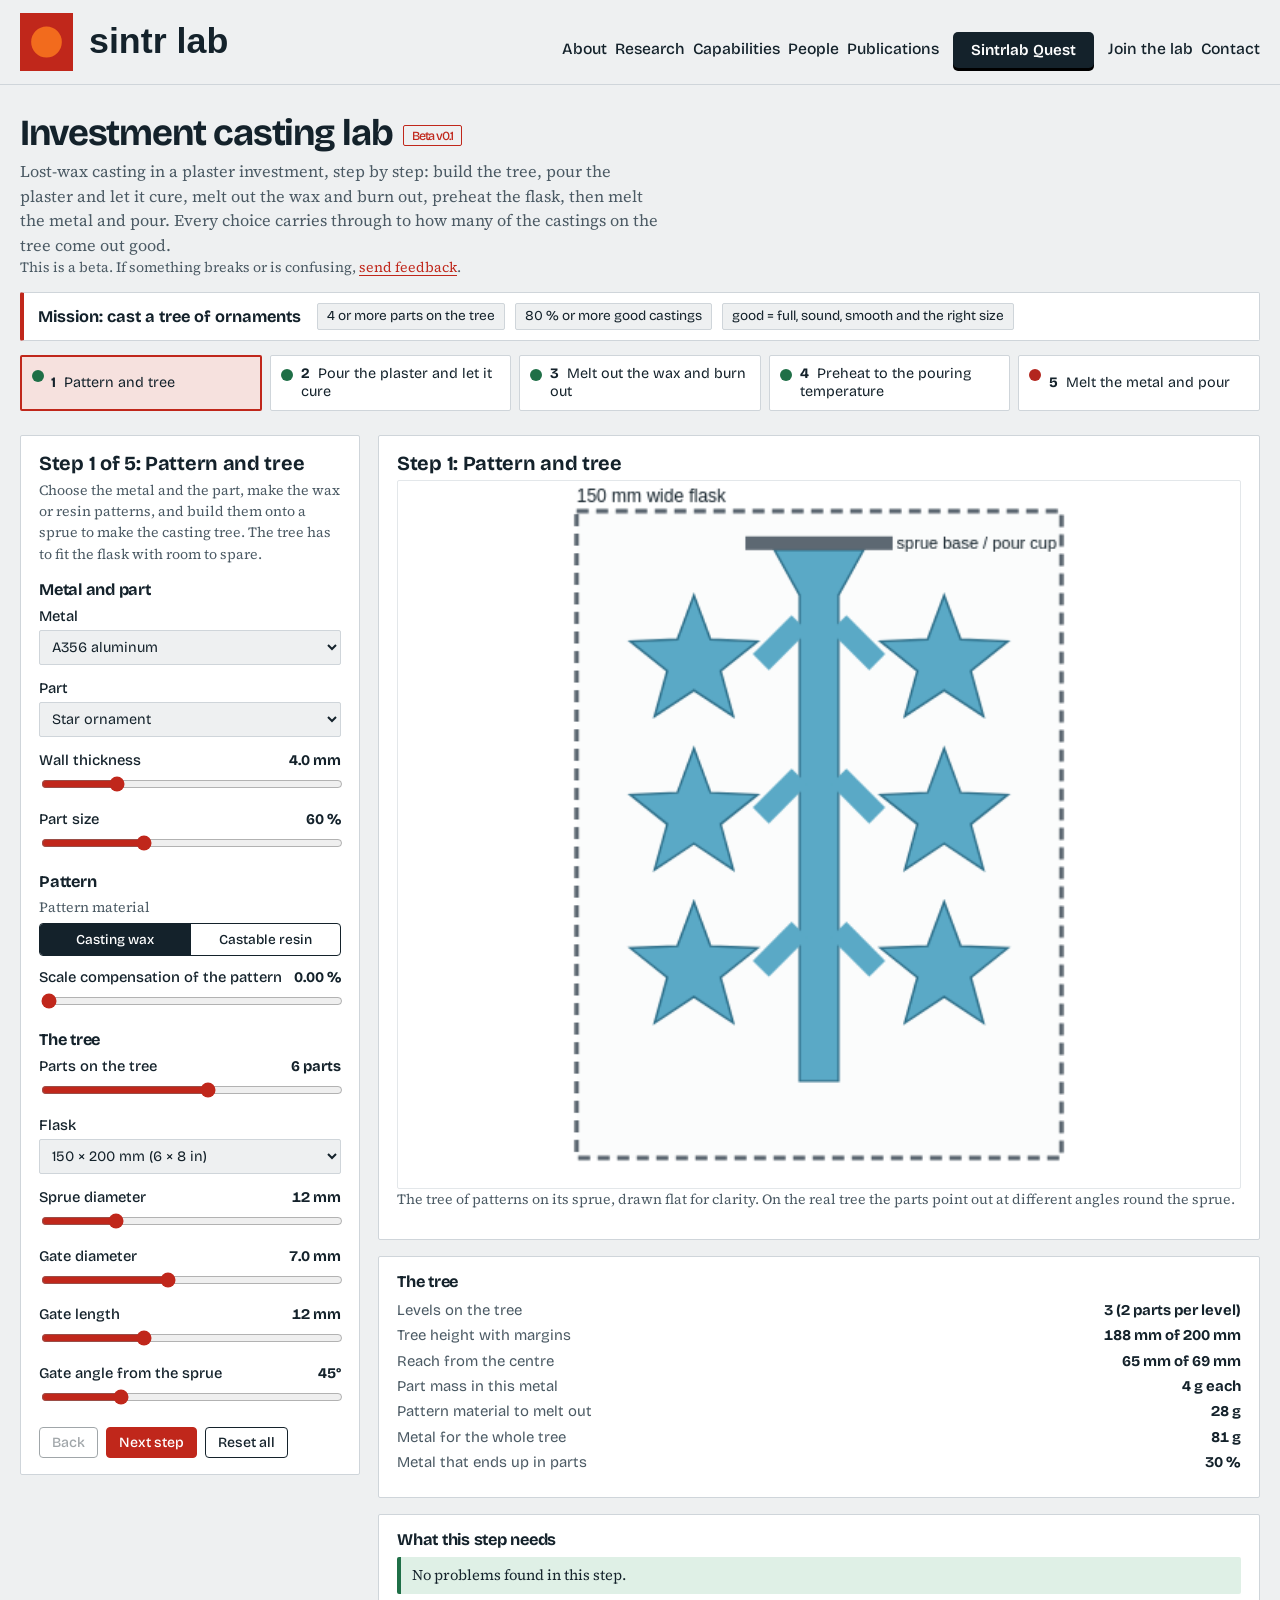
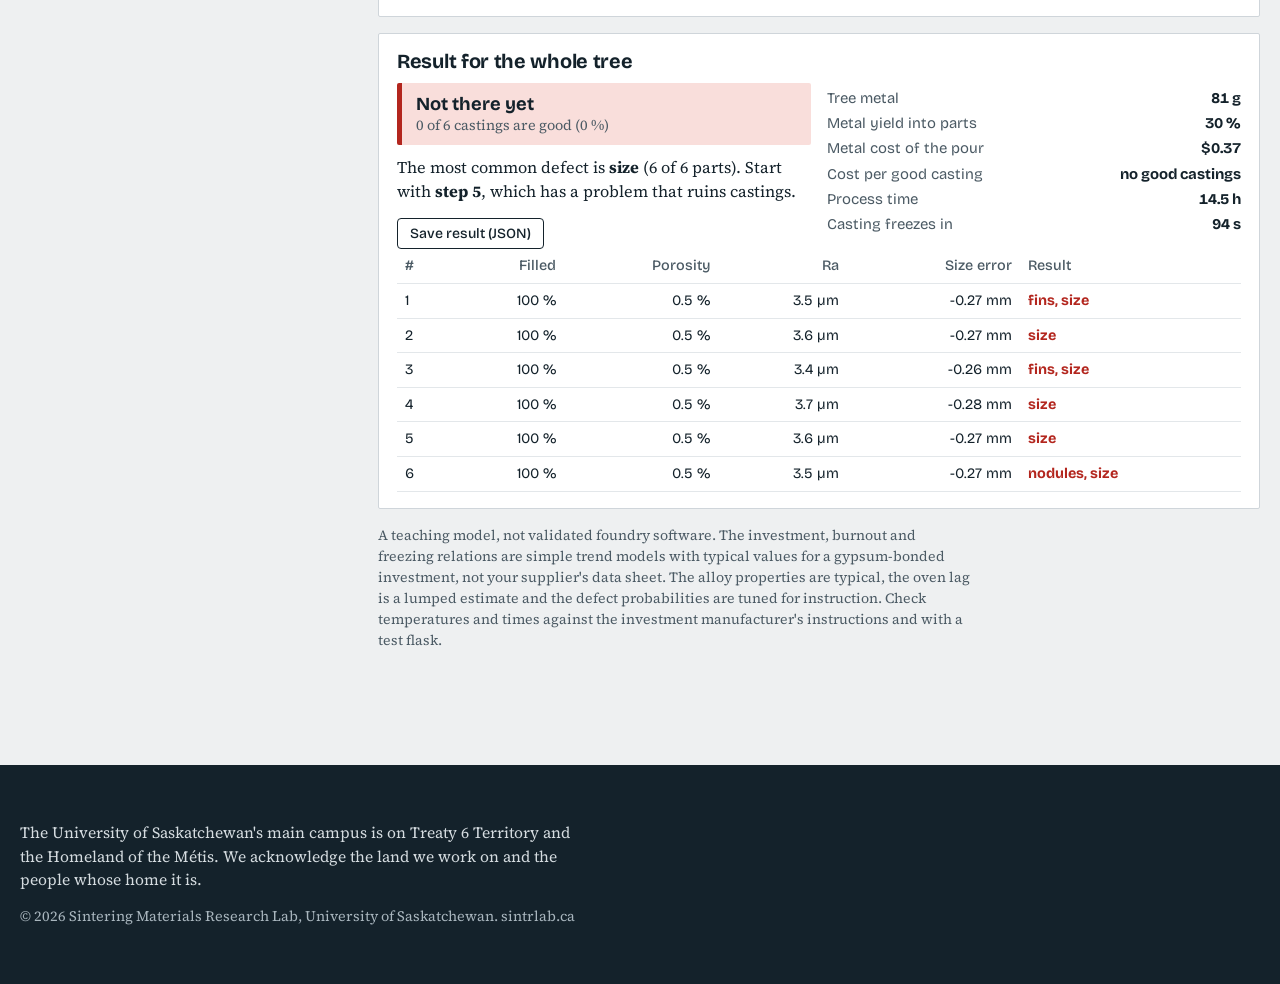
<file: simulators/investment-casting.html>
<!DOCTYPE html>
<html lang="en">
<head>
<meta charset="utf-8">
<meta name="viewport" content="width=device-width, initial-scale=1">
<title>Investment casting | Sintrlab Quest | Sintering Materials Research Lab | University of Saskatchewan</title>
<meta name="description" content="Interactive investment casting simulator from the Sintering Materials Research Lab at the University of Saskatchewan. Build the tree, pour the plaster, burn out the wax, preheat the flask and pour, and see how many castings come out good.">
<link rel="canonical" href="https://sintrlab.ca/simulators/investment-casting.html">
<meta property="og:title" content="Investment casting | Sintrlab Quest | Sintering Materials Research Lab">
<meta property="og:description" content="Lost-wax casting in a plaster investment, step by step, from the tree to the pour.">
<meta property="og:url" content="https://sintrlab.ca/simulators/investment-casting.html">
<meta property="og:type" content="website">
<meta name="theme-color" content="#EEF0F1">
<link rel="icon" type="image/svg+xml" href="../sintrlab_symbol.svg">
<link rel="preconnect" href="https://fonts.googleapis.com">
<link rel="preconnect" href="https://fonts.gstatic.com" crossorigin>
<link href="https://fonts.googleapis.com/css2?family=Bricolage+Grotesque:opsz,wght@12..96,500;12..96,700&family=Source+Serif+4:ital,opsz,wght@0,8..60,400;0,8..60,600;1,8..60,400&display=swap" rel="stylesheet">
<link rel="stylesheet" href="../site-shell.css">
<!--
  Investment casting simulator (beta v0.1). The simulator makes no network calls.
  The header, dropdown and footer come from ../site-nav.js; colours and fonts from ../site-shell.css.
-->
<style>
:root{--bg:#EEF0F1;--surface:#fff;--ink:#14222B;--ink-soft:#4b5a64;--line:#cfd5da;--line-soft:#e3e7ea;--accent:#C0271B;--accent-deep:#9f1f15;--accent-soft:#f6e1de;--ok:#1f6f47;--ok-soft:#dff0e6;--warn:#a86a00;--warn-soft:#fbefd2;--bad:#b3261e;--bad-soft:#f9dedb;--head:'Bricolage Grotesque','Segoe UI',system-ui,sans-serif;--body:'Source Serif 4',Georgia,serif}
*{box-sizing:border-box}
body{margin:0;background:var(--bg);color:var(--ink);font-family:var(--body);font-size:1.02rem;line-height:1.5}
h1,h2,h3,h4,.btn,.chip,table,select,.pill{font-family:var(--head)}
h1{font-size:2.3rem;margin:0 0 6px;line-height:1.1}h2{font-size:1.25rem;margin:0 0 6px}h3{font-size:1.02rem;margin:16px 0 6px}h4{margin:10px 0 4px;font-size:.95rem}
.wrap{max-width:1280px;margin:0 auto;padding:0 20px}.top{padding:28px 0 8px}
.badge{display:inline-block;font:500 .78rem var(--head);color:var(--accent);border:1px solid var(--accent);border-radius:2px;padding:2px 8px;margin-left:10px;vertical-align:middle}
.sub{color:var(--ink-soft);max-width:80ch;margin:6px 0 0}.fine{font-size:.88rem;color:var(--ink-soft)}
.mission{margin-top:14px;padding:10px 14px;border:1px solid var(--line);border-left:4px solid var(--accent);background:var(--surface);border-radius:2px;display:flex;flex-wrap:wrap;gap:6px 10px;align-items:center}
.mission b{font:700 1.02rem var(--head);margin-right:6px}.chip{font-size:.85rem;padding:2px 9px;border:1px solid var(--line);border-radius:2px;background:var(--bg);white-space:nowrap}
.chain{display:grid;grid-template-columns:repeat(5,minmax(0,1fr));gap:8px;margin:14px 0 0}
@media (max-width:900px){.chain{grid-template-columns:minmax(0,1fr)}}
.pill{text-align:left;padding:9px 11px;border:1px solid var(--line);border-radius:2px;background:var(--surface);cursor:pointer;color:var(--ink);font-size:.9rem;line-height:1.25;position:relative;padding-left:30px}
.pill b{margin-right:4px}.pill .dot{position:absolute;left:10px;top:13px;width:12px;height:12px;border-radius:50%;background:var(--ok)}
.pill.warn .dot{background:var(--warn)}.pill.bad .dot{background:var(--bad)}.pill:hover{border-color:var(--ink)}
.pill[aria-pressed="true"]{border:2px solid var(--accent);padding:8px 10px 8px 29px;background:var(--accent-soft)}
.grid{display:grid;grid-template-columns:minmax(280px,340px) minmax(0,1fr);gap:18px;margin:16px 0 40px;align-items:start}
.grid>*,.row2>*{min-width:0}@media (max-width:980px){.grid{grid-template-columns:minmax(0,1fr)}}
.panel,.box{background:var(--surface);border:1px solid var(--line);border-radius:2px;padding:16px 18px}.box{margin-bottom:16px}.panel h2{margin-top:0}
.slider{margin:0 0 9px}.slider label,.sl{display:flex;justify-content:space-between;font-size:.92rem;font-weight:500;font-family:var(--head);margin:6px 0 3px}.slider label span{font-weight:700;font-variant-numeric:tabular-nums}
input[type=range]{width:100%;accent-color:var(--accent)}
select{width:100%;padding:7px 8px;border:1px solid var(--line);border-radius:2px;background:var(--bg);color:var(--ink);font-size:.9rem;margin-bottom:6px}
.seg{display:flex;border:1px solid var(--ink);border-radius:4px;overflow:hidden;margin:4px 0 10px}
.seg button{flex:1;padding:7px 4px;border:0;border-right:1px solid var(--ink);background:transparent;color:var(--ink);cursor:pointer;font:500 .85rem var(--head)}
.seg button:last-child{border-right:0}.seg button:hover{background:rgba(20,34,43,.08)}.seg button[aria-pressed="true"]{background:var(--ink);color:#fff}
.btn{display:inline-block;font-weight:500;font-size:.95rem;padding:9px 16px;border-radius:4px;border:1px solid var(--ink);background:transparent;color:var(--ink);cursor:pointer}
.btn.small{padding:6px 12px;font-size:.88rem}.btn:hover:not(:disabled){background:rgba(20,34,43,.08)}.btn.primary{background:var(--accent);color:#fff;border-color:var(--accent)}.btn.primary:hover:not(:disabled){background:var(--accent-deep)}.btn:disabled{opacity:.4;cursor:default}
.nav{display:flex;gap:8px;margin-top:16px;flex-wrap:wrap}.chk{display:flex;align-items:center;gap:7px;font:500 .92rem var(--head);margin:8px 0}
canvas{width:100%;height:auto;display:block;border:1px solid var(--line-soft);border-radius:2px;background:#fff}
.row2{display:grid;grid-template-columns:minmax(0,1fr) minmax(0,1fr);gap:16px;align-items:start}@media (max-width:900px){.row2{grid-template-columns:minmax(0,1fr)}}
.tw{overflow-x:auto}table{width:100%;border-collapse:collapse;font-size:.9rem}th,td{padding:6px 8px;border-bottom:1px solid var(--line-soft);text-align:right}th:first-child,td:first-child,th:last-child,td:last-child{text-align:left}th{font-weight:500;color:var(--ink-soft)}
tr.g td:last-child{color:var(--ok);font-weight:700}tr.b td:last-child{color:var(--bad);font-weight:700}
.kv{display:grid;grid-template-columns:1fr auto;gap:3px 12px;margin:8px 0;font-family:var(--head);font-size:.93rem}.kv dt{color:var(--ink-soft)}.kv dd{margin:0;text-align:right;font-weight:700;font-variant-numeric:tabular-nums}
.verdict{padding:10px 14px;border-radius:2px;font:700 1.15rem var(--head);margin:4px 0 10px}.verdict small{display:block;font:400 .9rem var(--body);color:var(--ink-soft)}
.verdict.ok{background:var(--ok-soft);border-left:5px solid var(--ok)}.verdict.bad{background:var(--bad-soft);border-left:5px solid var(--bad)}
.notes{margin:8px 0 0;padding:0;list-style:none}.notes li{padding:8px 11px;border-radius:2px;margin:0 0 6px;font-size:.92rem;line-height:1.42;border-left:4px solid var(--line);background:var(--bg)}
li.ok{border-left-color:var(--ok);background:var(--ok-soft)}li.warn{border-left-color:var(--warn);background:var(--warn-soft)}li.bad{border-left-color:var(--bad);background:var(--bad-soft)}
.vw{display:grid;grid-template-columns:auto 1fr;gap:10px;align-items:center;margin:8px 0}.vw span{font:600 .9rem var(--head)}
.disclaimer{font-size:.88rem;color:var(--ink-soft);max-width:85ch;margin:0 0 50px}
</style>
</head>
<body>
<a class="skip" href="#main">Skip to main content</a>
<div data-site-header></div>
<div class="top"><div class="wrap">
  <h1>Investment casting lab<span class="badge">Beta v0.1</span></h1>
  <p class="sub">Lost-wax casting in a plaster investment, step by step: build the tree, pour the plaster and let it cure, melt out the wax and burn out, preheat the flask, then melt the metal and pour. Every choice carries through to how many of the castings on the tree come out good.</p>
  <p class="fine">This is a beta. If something breaks or is confusing, <a href="mailto:anil.prasad@usask.ca?subject=Sintrlab%20Quest%20feedback%3A%20Investment%20casting%20(beta%20v0.1)">send feedback</a>.</p>
  <section class="mission" id="mission"></section>
  <div class="chain" id="chain"></div>
</div></div>
<main id="main" class="wrap"><div class="grid">
  <aside class="panel" id="controls"></aside>
  <div>
    <div class="box"><h2 id="flaskTitle"></h2>
      <canvas id="flask" width="560" height="470" role="img" aria-label="The flask and the casting tree"></canvas>
      <div class="vw" id="pourRow" style="display:none"><span>Time through the pour</span><input type="range" id="pour" min="0" max="100" value="100"></div>
      <p class="fine" id="flaskCap"></p></div>
    <div class="box" id="i1" style="display:none"><h3 style="margin-top:0">The tree</h3><div id="kv1"></div></div>
    <div class="box" id="i2" style="display:none"><h3 style="margin-top:0">The investment</h3><div class="row2"><div><canvas id="cSet" width="440" height="260"></canvas></div><div id="kv2"></div></div></div>
    <div class="box" id="i3" style="display:none"><h3 style="margin-top:0">The oven</h3><div class="row2"><div><canvas id="cOven" width="440" height="300"></canvas></div><div id="kv3"></div></div></div>
    <div class="box" id="i5" style="display:none"><h3 style="margin-top:0">Freezing and filling</h3><div class="row2"><div><canvas id="cSol" width="440" height="260"></canvas><p class="fine">The casting should freeze first, then the gate, then the sprue, so the sprue can keep feeding.</p></div><div><canvas id="cFill" width="440" height="260"></canvas><p class="fine">Parts nearest the pour cup have the least head and fill worst.</p></div></div></div>
    <div class="box"><h3 style="margin-top:0">What this step needs</h3><ul class="notes" id="flags"></ul></div>
    <div class="box"><h2>Result for the whole tree</h2>
      <div class="row2"><div><div class="verdict" id="verdict"></div><div id="insights"></div><button class="btn small" id="saveBtn" type="button">Save result (JSON)</button></div><div id="kv"></div></div>
      <div class="tw"><table id="tbl"></table></div></div>
    <p class="disclaimer">A teaching model, not validated foundry software. The investment, burnout and freezing relations are simple trend models with typical values for a gypsum-bonded investment, not your supplier's data sheet. The alloy properties are typical, the oven lag is a lumped estimate and the defect probabilities are tuned for instruction. Check temperatures and times against the investment manufacturer's instructions and with a test flask.</p>
  </div>
</div></main>
<div data-site-footer></div>
<script src="../site-nav.js" defer></script>
<script>
(function(){
'use strict';
// ==== MODEL: investment (lost-wax) casting in a plaster-bonded investment ====
const clamp=(v,a,b)=>Math.max(a,Math.min(b,v));
function mulberry32(a){return function(){a|=0;a=(a+0x6D2B79F5)|0;let x=Math.imul(a^(a>>>15),1|a);x=(x+Math.imul(x^(x>>>7),61|x))^x;return((x^(x>>>14))>>>0)/4294967296;};}
const G=9.81, PL={k:0.45,rho:1300,c:1000,alpha:4e-7}, TOLREL=0.004, RAMAX=6.3;
const ALLOYS={
  a356:{n:'A356 aluminum',rho:2680,Tliq:615,Tsol:555,L:389e3,cp:960,shr:6.5,lin:1.3,ff:0.030,pour:[680,780],flask:[230,400],plaster:'ok',price:4,gas:'Al'},
  silver:{n:'Sterling silver 925',rho:10300,Tliq:893,Tsol:779,L:105e3,cp:250,shr:5.0,lin:1.7,ff:0.038,pour:[930,1040],flask:[480,650],plaster:'ok',price:900,gas:'O'},
  bronze:{n:'Silicon bronze (jeweler\'s)',rho:8300,Tliq:1030,Tsol:970,L:200e3,cp:380,shr:5.2,lin:1.6,ff:0.034,pour:[1100,1200],flask:[600,750],plaster:'marginal',price:12,gas:'O'},
  ss316:{n:'316 stainless steel',rho:7900,Tliq:1400,Tsol:1375,L:270e3,cp:500,shr:4.0,lin:2.1,ff:0.028,pour:[1520,1620],flask:[900,1100],plaster:'no',price:6,gas:'O'}
};
const FLASKS={f1:{n:'125 × 150 mm (5 × 6 in)',D:125,H:150},f2:{n:'150 × 200 mm (6 × 8 in)',D:150,H:200},f3:{n:'150 × 250 mm (6 × 10 in)',D:150,H:250},f4:{n:'175 × 300 mm (7 × 12 in)',D:175,H:300}};
const PARTS={
  star:{n:'Star ornament',w:69,h:69,tmin:1.5,tmax:12,vol:(t,s)=>1038*s*s*t,M:(t,s)=>Math.max(t/2*0.95,0.7)},
  bracket:{n:'L-bracket',w:72,h:60,tmin:3,tmax:15,vol:(t,s)=>((72*s)*t+(60*s-t)*t)*(42*s),M:(t,s)=>t/2*0.9},
  mount:{n:'Pump mount',w:72,h:42,tmin:3,tmax:12,vol:(t,s)=>72*s*42*s*t+Math.PI*Math.pow(13.5*s,2)*(42*s-t),M:(t,s)=>Math.max(t/2,6.75*s)}
};
const rng=(seed)=>mulberry32(seed);

/* ---------- step 1: the tree ---------- */
function tree(P){
  const part=PARTS[P.part],s=P.scale/100,w=part.w*s,h=part.h*s,t=P.t,al=ALLOYS[P.alloy];
  const ppl=Math.min(2,P.n),levels=Math.ceil(P.n/ppl),gap=6,spacing=h+gap,Ls=levels*spacing+22,fl=FLASKS[P.flask];
  const Rneed=P.Ds/2+P.lg+w+6,Rfl=fl.D/2-6,Hneed=Ls+12+12,tangOK=true;
  const Vp=part.vol(t,s),Vg=Math.PI*P.dg*P.dg/4*P.lg,Vs=Math.PI*P.Ds*P.Ds/4*Ls;
  const Vtree=P.n*(Vp+Vg)+Vs;
  const pats=[];for(let i=0;i<P.n;i++){const lv=Math.floor(i/ppl);pats.push({i,lv,side:i%ppl===0?-1:1,z:14+lv*spacing+h/2,head:(14+lv*spacing+h/2)/1000+0.015});}
  const patRho=P.pattern==='wax'?0.93:1.1;
  return {part,s,w,h,t,ppl,levels,spacing,Ls,fl,Rneed,Rfl,Hneed,fitR:Rneed<=Rfl,fitH:Hneed<=fl.H,tangOK,Vp,Vg,Vs,Vtree,pats,
    Mc:part.M(t,s),massPattern:Vtree*patRho/1000,massMetal:Vtree*al.rho/1e6,massParts:P.n*Vp*al.rho/1e6};
}

/* ---------- step 2: plaster ---------- */
function plaster(P){
  const ratio=P.ratio,workMin=9,used=P.mix/60+P.vac/60+2;
  const phi=clamp((ratio-18.6)/(ratio+43),0,0.8),strength=10*Math.pow(1-phi/0.9,2);
  const perm=clamp(1+(ratio-40)*0.07,0.3,1.8),pBub=0.9*Math.exp(-P.vac/55);
  const setFrac=1-Math.exp(-P.cure/22);
  const eSet=clamp(0.34-0.012*(ratio-40),0.05,0.5),RaInv=2.6+0.4*Math.max(0,ratio-38)+0.2*Math.max(0,36-ratio);
  return {workMin,used,late:used>workMin,phi,strength,perm,pBub,setFrac,eSet,RaInv};
}

/* ---------- steps 3 and 4: dewax, burnout, preheat ---------- */
function oven(P,tr){
  const R=tr.fl.D/2/1000,tau=0.25*R*R/PL.alpha/60;          // minutes
  const cool=5,dt=1;let t=0,Tc=20,Tov=P.Tdw;const ser=[];let tb650=0,tDw=0,maxT=20,maxRate=0,Tstage=[],stageEnd={};
  const dw=P.tdw,ramp=P.ramp/60,Tb=P.Tb,Tpre=P.Tpre;
  const rampMin=Math.max(0,(Tb-P.Tdw)/ramp);
  const tRampEnd=dw+rampMin,tHoldEnd=tRampEnd+P.hb*60,coolMin=Math.abs(Tb-Tpre)/cool,tCoolEnd=tHoldEnd+coolMin,tEnd=tCoolEnd+P.soak;
  stageEnd={dw,tRampEnd,tHoldEnd,tCoolEnd,tEnd};
  let wasCore=20;
  for(t=0;t<=tEnd;t+=dt){
    let To;
    if(t<=dw)To=P.Tdw;else if(t<=tRampEnd)To=P.Tdw+ramp*(t-dw);else if(t<=tHoldEnd)To=Tb;else if(t<=tCoolEnd)To=Tb+(Tpre-Tb)*(t-tHoldEnd)/coolMin;else To=Tpre;
    if(P.hb===0&&t>tRampEnd&&t<=tHoldEnd)To=Tb;
    Tc+=(To-Tc)*(1-Math.exp(-dt/tau));
    const rate=(Tc-wasCore)*60;wasCore=Tc;
    if(Tc>=100&&Tc<=300)maxRate=Math.max(maxRate,rate);
    if(Tc>=90&&t<=dw)tDw+=dt;
    if(Tc>=650)tb650+=dt;
    maxT=Math.max(maxT,Tc);
    ser.push([t/60,To,Tc]);
  }
  const tNeedWax=25*Math.pow(R*1000/62.5,2),waxOut=P.pattern==='wax'?(dw>0?clamp(tDw/tNeedWax,0,1):0):1;
  const resin=P.pattern==='resin',tReq=180*(R*1000/62.5)*(resin?1.4:1);
  const residue=(1-tb650/tReq)+(1-waxOut)*0.3;
  const Tend=ser[ser.length-1][2],Toven=Tpre,gradient=Math.abs(Tend-Toven);
  const steamRisk=clamp((maxRate-120)/200,0,1);
  const resinRisk=resin?clamp((maxRate-60)/120,0,1):0;
  const hot=clamp((maxT-780)/40,0,1);
  return {ser,tau,stageEnd,tb650,tReq,waxOut,residue:clamp(residue,0,1),maxT,maxRate,steamRisk,resinRisk,hot,gradient,Tflask:Tend+0,tNeedWax,tDw,resin};
}

/* ---------- step 5: pour and the result for every part on the tree ---------- */
function chv(A,Tp,Tf){const H=A.L+A.cp*Math.max(0,Tp-A.Tliq),dT=Math.max(40,A.Tliq-Tf);return Math.PI/4*Math.pow(A.rho*H/dT,2)/(PL.k*PL.rho*PL.c);}
function analyze(P){
  const A=ALLOYS[P.alloy],tr=tree(P),pl=plaster(P),ov=oven(P,tr);
  const Tf=P.Tpre+0.3*(ov.Tflask-P.Tpre),B=chv(A,P.Tp,Tf);
  const mM={grav:1,vac:1.6,cent:2.5}[P.method],mAir={grav:1,vac:6,cent:3}[P.method];
  const part=tr.part,s=tr.s,t=P.t,Mc=tr.Mc/1000,tc=B*Mc*Mc;
  const sf=1+Math.min(0.8,0.5*P.dg/P.lg),Mg=P.dg/4/1000*sf,tg=B*Mg*Mg,Ms=P.Ds/4/1000,ts=B*Ms*Ms;
  const Ag=Math.PI*P.dg*P.dg/4/1e6,tf=A.ff*B*Math.pow(t/2000,2);
  const wM=tr.w/1000,path=0.9*Math.max(tr.w,tr.h)/1000,Vc=tr.Vp/1e9,Acav=2*tr.Vp/Math.max(t,0.5)/1e6*1.15,Across=(t/1000)*wM;
  const turb=clamp((P.angle-60)/30,0,1);
  // moulded size
  const eTh=0.0011*(Tf-20),eInv=pl.eSet+eTh,net=P.comp+eInv-A.lin,dimErr=net/100*Math.max(tr.w,tr.h);
  const RaPat=P.pattern==='wax'?0.8:0.06*P.layer;
  const sh=clamp((tc-tg)/tc,0,1),Psh=A.shr*0.8*(tc>tg?sh:0)+(P.dg>2.0*t?0.6*(P.dg/t-2.0):0)+(ts<tg?A.shr*0.3*clamp(1-ts/tg,0,1):0);
  const gasBase=A.gas==='Al'?(P.degas?0.3:1.6)*Math.exp((P.Tp-700)/70):0.35;
  const mGas={grav:1,vac:0.5,cent:0.7}[P.method],Pgas0=gasBase*mGas/Math.sqrt(pl.perm)+2.0*ov.residue;
  const crack=Math.max(ov.steamRisk,ov.resinRisk,ov.hot*0.9,pl.setFrac<0.65?0.8*(1-pl.setFrac/0.65):0,pl.strength<3?0.5*(3-pl.strength)/3:0);
  const rep=P.dg;
  // plaster compatibility
  let moldFail=0;if(A.plaster==='no')moldFail=1;const noFit=!tr.fitR||!tr.fitH,marg=A.plaster==='marginal'&&P.Tp>1160?0.4:0,tolMm=TOLREL*Math.max(tr.w,tr.h);
  const parts=[],r=rng(7001);
  tr.pats.forEach(pt=>{
    const v=mM*0.4*Math.sqrt(2*G*pt.head)*(1-0.25*turb),Qg=Ag*v,Qa=4e-3*pl.perm*Acav*mAir*(0.8+0.4*Math.sqrt(pt.head/0.1)),Q=Math.min(Qg,Qa),vf=Q/Across,tFill=path/Math.max(vf,1e-6);
    const fill=clamp(tf/tFill,0,1),Pgas=Pgas0*(1+0.4*turb),Ptot=Psh+Pgas;
    const rn=r(),rn2=r(),rn3=r(),rn4=r();
    const nod=rn<pl.pBub*1.4,fin=rn2<crack*1.2,incl=rn3<Math.max(ov.residue*0.9,marg),ra=Math.sqrt(Math.pow(pl.RaInv*(nod?1.0:1),2)+Math.pow(RaPat,2)+Math.pow(Math.max(0,P.Tp-A.Tliq-150)*0.02,2))*(0.92+0.16*rn4);
    const dim=dimErr*(1+0.12*(rn4-0.5));
    const defects=[];if(fill<0.98)defects.push('misrun');if(Ptot>2.5)defects.push('porosity');if(nod)defects.push('nodules');if(fin)defects.push('fins');if(incl)defects.push('inclusions');if(ra>RAMAX)defects.push('rough');if(Math.abs(dim)>tolMm)defects.push('size');
    if(noFit)defects.push('fused');const good=!moldFail&&!noFit&&defects.length===0;
    parts.push({i:pt.i,lv:pt.lv,side:pt.side,z:pt.z,head:pt.head,fill,Ptot,Psh,Pgas,Ra:ra,dim,defects,good,tFill,tf,nod,fin,incl});
  });
  const nGood=parts.filter(p=>p.good).length,yieldPct=nGood/P.n*100;
  const metalCost=tr.massMetal/1000*A.price*1.15,costPerGood=nGood>0?metalCost/nGood:Infinity;
  const metalYield=tr.massParts/tr.massMetal*100;
  const procH=(0.2+P.cure/60+ov.stageEnd.tEnd/60);
  const DAS=25*Math.pow(tc/60,0.33),ys=A.gas==='Al'?100*Math.pow(30/Math.max(DAS,10),0.3)*Math.exp(-0.07*Psh):null;
  // flags per step
  const F={1:[],2:[],3:[],4:[],5:[]},add=(k,l,tx)=>F[k].push([l,tx]);
  if(!tr.fitR)add(1,'bad','The tree touches the flask wall: the parts reach '+tr.Rneed.toFixed(0)+' mm from the centre and the flask allows '+tr.Rfl.toFixed(0)+' mm after a 6 mm margin. Shorten the gates, scale the parts down, or use a wider flask.');
  if(!tr.fitH)add(1,'bad','The tree is '+tr.Hneed.toFixed(0)+' mm tall with its margins and the flask is '+tr.fl.H+' mm. Use fewer parts or a taller flask.');
  if(P.dg>2.0*t)add(1,'warn','The gate ('+P.dg+' mm) is much thicker than the wall ('+t+' mm). The junction becomes a hot spot that shrinks, and it is hard to cut off.');
  if(P.dg<0.5*t)add(1,'warn','A '+P.dg+' mm gate is thin for a '+t+' mm wall. It will freeze early and starve the casting, and choke the fill.');
  if(P.Ds<P.dg)add(1,'bad','The sprue is thinner than the gates, so it freezes first and cannot feed anything.');
  if(P.angle>70)add(1,'warn','Gates close to horizontal make the metal tumble in and trap air. Angle them down at 30 to 60 degrees.');
  if(P.pattern==='resin')add(1,'ok','A printed resin pattern does not melt out. It must burn out, and it expands as it heats, so go slowly through the dewax range.');
  if(pl.late)add(2,'bad','Mixing, vacuum and pouring took '+pl.used.toFixed(1)+' min and the working time is about '+pl.workMin+' min. The plaster starts to set before the flask is full.');
  if(P.ratio>44)add(2,'warn','A water to powder ratio of '+P.ratio+' makes a weak, rough mold ('+pl.strength.toFixed(1)+' MPa).');
  if(P.ratio<36)add(2,'warn','A ratio of '+P.ratio+' is too stiff to pour well and to flow round the pattern.');
  if(pl.pBub>0.35)add(2,'warn','Without enough vacuum, air bubbles stick to the pattern and print as little nodules on '+Math.round(pl.pBub*140)+' % of the castings. Vacuum the slurry for 90 seconds or more.');
  if(pl.setFrac<0.65)add(2,'bad','The investment has only cured to '+Math.round(pl.setFrac*100)+' %. Burning out a soft flask cracks it. Let it cure for at least an hour.');
  if(ov.waxOut<0.9&&P.pattern==='wax')add(3,P.tdw<20?'bad':'warn',P.tdw<20?'No dewax stage: the wax boils inside the flask and the steam cracks it.':'Only '+Math.round(ov.waxOut*100)+' % of the wax melted out. The core needs about '+ov.tNeedWax.toFixed(0)+' min above 90 °C and got '+ov.tDw.toFixed(0)+'.');
  if(ov.steamRisk>0.2)add(3,ov.steamRisk>0.6?'bad':'warn','The flask heats at '+ov.maxRate.toFixed(0)+' °C/h through 100 to 300 °C, where the water leaves. Fast heating blows steam through the mold and cracks it. Keep it under about 120 °C/h.');
  if(ov.resinRisk>0.2)add(3,ov.resinRisk>0.6?'bad':'warn','The resin pattern expands about six times faster than the plaster as it warms, and cracks the flask. Slow down to about 60 °C/h through the range where it softens.');
  if(ov.residue>0.25)add(3,ov.residue>0.6?'bad':'warn','Burnout is incomplete: the core of the flask spent '+ov.tb650.toFixed(0)+' min above 650 °C and needs about '+ov.tReq.toFixed(0)+'. Carbon and ash left behind show up as inclusions and gas.');
  if(P.Tb<650)add(3,'warn','A burnout temperature of '+P.Tb+' °C is too low to burn out the carbon.');
  if(ov.maxT>780)add(3,'bad','The flask core reached '+ov.maxT.toFixed(0)+' °C. Above about 780 °C gypsum starts to break down and gives off sulfur, which weakens the mold and contaminates the metal.');
  if(P.Tpre<A.flask[0]||P.Tpre>A.flask[1])add(4,P.Tpre<A.flask[0]-60||P.Tpre>A.flask[1]+80?'bad':'warn','A flask at '+P.Tpre+' °C is outside the usual '+A.flask[0]+' to '+A.flask[1]+' °C for '+A.n+'. '+(P.Tpre<A.flask[0]?'Cold flasks chill thin sections and misrun.':'A very hot flask freezes slowly, coarsens the grains and lets metal burrow into the mold.'));
  if(ov.gradient>25)add(4,'warn','The flask core is still '+ov.gradient.toFixed(0)+' °C away from the oven temperature. Soak longer so it equalizes.');
  if(A.plaster==='no')add(5,'bad','Gypsum investment cannot take '+A.n+'. It breaks down, gives off sulfur that contaminates steel, and the mold fails at the pour. Industrial steel investment casting uses a ceramic shell instead.');
  else if(A.plaster==='marginal'&&P.Tp>1160)add(5,'warn','Pouring bronze above 1160 °C is hard on a gypsum mold: expect some breakdown and a rough surface.');
  if(P.Tp<A.pour[0])add(5,P.Tp<A.pour[0]-50?'bad':'warn','A pour at '+P.Tp+' °C is cold for '+A.n+' (usual '+A.pour[0]+' to '+A.pour[1]+' °C).');
  if(P.Tp>A.pour[1])add(5,'warn','A pour at '+P.Tp+' °C is hot for '+A.n+': more gas, more shrinkage and a rougher surface.');
  const mis=parts.filter(p=>p.fill<0.98).length;if(mis)add(5,'bad',mis+' of '+P.n+' parts misrun: the metal froze before it filled the thin sections. Make the wall thicker, preheat the flask hotter, pour hotter, or use vacuum assist or centrifugal casting.');
  if(Psh>1.5&&tc>tg)add(5,'bad','The gate freezes before the casting ('+tg.toFixed(0)+' s against '+tc.toFixed(0)+' s), so the casting cannot be fed and shrinks inside (about '+Psh.toFixed(1)+' % porosity). Make the gate thicker or shorter.');
  if(ts<tg)add(5,'warn','The sprue freezes before the gate ('+ts.toFixed(0)+' s against '+tg.toFixed(0)+' s), so nothing is left to feed the gates. Use a thicker sprue.');
  if(Pgas0>2)add(5,'warn','Gas porosity of about '+Pgas0.toFixed(1)+' %: '+(A.gas==='Al'&&!P.degas?'degas the aluminum melt, and ':'')+'burn the flask out fully and pour under vacuum if you can.');
  if(parts.some(p=>p.nod))add(5,'warn',parts.filter(p=>p.nod).length+' casting(s) have nodules from air bubbles in the investment.');
  if(parts.some(p=>p.fin)&&crack>0.2)add(5,'warn','Cracks in the mold fill with metal as fins on '+parts.filter(p=>p.fin).length+' casting(s).');
  const sz=parts.filter(p=>Math.abs(p.dim)>tolMm).length;if(sz)add(5,'bad',sz+' of '+P.n+' parts are out of size (about '+dimErr.toFixed(2)+' mm, tolerance ±'+tolMm.toFixed(2)+' mm). The mold cavity grows with the plaster expansion and the metal shrinks, so change the scale compensation of the pattern ('+(net>0?'reduce':'increase')+' it by about '+Math.abs(net).toFixed(2)+' %).');
  const rough=parts.filter(p=>p.Ra>RAMAX).length;if(rough)add(5,'warn',rough+' part(s) are rougher than Ra '+RAMAX+' µm.');
  const stepBad=k=>F[k].some(f=>f[0]==='bad'),stepWarn=k=>F[k].some(f=>f[0]==='warn');
  const status=[1,2,3,4,5].map(k=>stepBad(k)?'bad':(stepWarn(k)?'warn':'ok'));
  const accepted=yieldPct>=80&&P.n>=4&&!moldFail&&!noFit;
  return {tolMm,noFit,A,tr,pl,ov,B,Tf,tc,tg,ts,tf,sf,Psh,Pgas0,crack,moldFail,parts,nGood,yieldPct,metalCost,costPerGood,metalYield,procH,DAS,ys,net,dimErr,eInv,F,status,accepted,P};
}
// ==== END MODEL ====

// ==== RENDER ====
function niceTicks(max,n){const raw=max/n,mag=Math.pow(10,Math.floor(Math.log10(raw))),f=raw/mag,s=(f<1.5?1:f<3?2:f<7?5:10)*mag,out=[];for(let v=0;v<=max+1e-9;v+=s)out.push(+v.toFixed(6));return out;}
function chartFrame(ctx,W,H,L,R,T,B,x0,x1,y0,y1,xl,yl,xt,yt){
  ctx.clearRect(0,0,W,H);const sx=v=>L+(R-L)*(v-x0)/(x1-x0),sy=v=>B-(B-T)*(v-y0)/(y1-y0);
  ctx.strokeStyle='#5a6872';ctx.lineWidth=1;ctx.beginPath();ctx.moveTo(L,T);ctx.lineTo(L,B);ctx.lineTo(R,B);ctx.stroke();
  ctx.font='13px sans-serif';ctx.fillStyle='#4b5a64';ctx.textAlign='right';
  yt.forEach(v=>{ctx.fillText(v,L-6,sy(v)+4);ctx.strokeStyle='#d4d9de';ctx.lineWidth=.6;ctx.beginPath();ctx.moveTo(L,sy(v));ctx.lineTo(R,sy(v));ctx.stroke();});
  ctx.textAlign='center';xt.forEach(v=>{ctx.fillStyle='#4b5a64';ctx.fillText(+(+v).toFixed(2),sx(v),B+16);});
  ctx.fillText(xl,(L+R)/2,H-6);ctx.save();ctx.translate(13,(T+B)/2);ctx.rotate(-Math.PI/2);ctx.fillText(yl,0,0);ctx.restore();
  return {sx,sy};
}
function pline(ctx,pts,f,col,w,dash){ctx.strokeStyle=col;ctx.lineWidth=w;ctx.setLineDash(dash||[]);ctx.beginPath();pts.forEach((p,i)=>{const x=f.sx(p[0]),y=f.sy(p[1]);i?ctx.lineTo(x,y):ctx.moveTo(x,y);});ctx.stroke();ctx.setLineDash([]);}

/* ---------- shapes of the parts ---------- */
function shapePath(ctx,kind,x,y,w,h){
  ctx.beginPath();
  if(kind==='star'){const R=Math.min(w,h)/2,r=R*0.42;for(let i=0;i<10;i++){const a=-Math.PI/2+i*Math.PI/5,rr=i%2?r:R;ctx.lineTo(x+rr*Math.cos(a),y+rr*Math.sin(a));}ctx.closePath();}
  else if(kind==='bracket'){const tw=w*0.3,th=h*0.3;[[x-w/2,y-h/2],[x-w/2+tw,y-h/2],[x-w/2+tw,y+h/2-th],[x+w/2,y+h/2-th],[x+w/2,y+h/2],[x-w/2,y+h/2]].forEach((p,i)=>i?ctx.lineTo(p[0],p[1]):ctx.moveTo(p[0],p[1]));ctx.closePath();}
  else{ctx.rect(x-w/2,y-h/2,w,h*0.62);ctx.moveTo(x+h*0.3,y+h*0.05);ctx.arc(x,y+h*0.05,h*0.3,0,6.283);}
}
function metalColour(s){ // s = solid fraction 0..1
  if(s<=0.02)return '#f5a03a';if(s>=0.98)return '#8a949e';
  const a=s<0.6?[245,160,58]:[200,70,40],b=s<0.6?[200,70,40]:[138,148,158],u=s<0.6?s/0.6:(s-0.6)/0.4;
  return 'rgb('+Math.round(a[0]+(b[0]-a[0])*u)+','+Math.round(a[1]+(b[1]-a[1])*u)+','+Math.round(a[2]+(b[2]-a[2])*u)+')';
}

/* ---------- pouring timeline ---------- */
function pourTimes(A){
  const P=A.P,tr=A.tr,arr=A.parts.map(p=>(p.z/1000)/1.0),fillEnd=A.parts.map((p,i)=>arr[i]+Math.min(p.tFill,A.tf)),
    tFillEnd=Math.max(...fillEnd,1),tSolEnd=Math.max(A.ts,...arr.map((a,i)=>fillEnd[i]+A.tc));
  return {arr,fillEnd,tFillEnd,tSolEnd};
}
function timeAt(A,u){const T=pourTimes(A);return u<0.2?(u/0.2)*T.tFillEnd:T.tFillEnd+(u-0.2)/0.8*(T.tSolEnd-T.tFillEnd);}

/* ---------- the flask and the tree ---------- */
function drawFlask(ctx,W,H,A,mode,u){
  ctx.clearRect(0,0,W,H);
  const P=A.P,tr=A.tr,fl=tr.fl,k=Math.min((W-40)/fl.D,(H-40)/fl.H),cx=W/2,y0=20,kind=P.part;
  const fx0=cx-fl.D/2*k,fw=fl.D*k,fh=fl.H*k;
  // mold
  if(mode==='tree'){ctx.fillStyle='#fbfcfc';ctx.fillRect(fx0,y0,fw,fh);}
  else{ctx.fillStyle='#e8d9b5';ctx.fillRect(fx0,y0,fw,fh);
    if(mode==='plaster'){const lvl=Math.min(1,(A.pl.setFrac));ctx.fillStyle='rgba(255,255,255,'+(0.35*(1-lvl))+')';ctx.fillRect(fx0,y0,fw,fh);}
    if(mode==='hot'||mode==='pour'){const a=Math.min(0.5,Math.max(0,(A.Tf-20)/900));ctx.fillStyle='rgba(235,110,40,'+a+')';ctx.fillRect(fx0,y0,fw,fh);}}
  ctx.strokeStyle='#5d6872';ctx.lineWidth=3;ctx.setLineDash(mode==='tree'?[8,5]:[]);ctx.strokeRect(fx0,y0,fw,fh);ctx.setLineDash([]);
  const ytop=y0+12*k,sx=cx-P.Ds/2*k,swd=P.Ds*k,sprueBot=ytop+tr.Ls*k;
  const dy=P.lg/Math.tan(Math.max(0.35,P.angle*Math.PI/180))*k;
  const patCol=P.pattern==='wax'?'#5aa9c6':'#e0b04a';
  const T=pourTimes(A),tt=mode==='pour'?timeAt(A,u):0;
  // colours of gating
  const spSolid=mode==='pour'?Math.max(0,Math.min(1,tt/A.ts)):0;
  const cavity=mode==='hot'||mode==='pour';
  const gateFill=(i)=>{if(mode!=='pour')return cavity?'#faf6ec':patCol;const sg=Math.max(0,Math.min(1,(tt-T.arr[i])/A.tg));return tt<T.arr[i]?'#faf6ec':metalColour(sg);};
  const sprueFill=cavity?(mode==='pour'?(tt<=0?'#faf6ec':metalColour(spSolid)):'#faf6ec'):patCol;
  // sprue and cup
  ctx.fillStyle=sprueFill;ctx.beginPath();ctx.moveTo(cx-P.Ds*1.15*k,ytop);ctx.lineTo(cx+P.Ds*1.15*k,ytop);ctx.lineTo(cx+P.Ds/2*k,ytop+14*k);ctx.lineTo(cx+P.Ds/2*k,sprueBot);ctx.lineTo(cx-P.Ds/2*k,sprueBot);ctx.lineTo(cx-P.Ds/2*k,ytop+14*k);ctx.closePath();ctx.fill();
  ctx.strokeStyle=cavity?'#7a6a50':'#2d6f8a';ctx.lineWidth=1.4;ctx.setLineDash(mode==='hot'?[4,3]:[]);ctx.stroke();ctx.setLineDash([]);
  ctx.fillStyle='#5d6872';ctx.fillRect(cx-P.Ds*1.9*k,ytop-9,P.Ds*3.8*k,9);ctx.fillStyle='#14222B';ctx.font='11px sans-serif';ctx.textAlign='left';ctx.fillText('sprue base / pour cup',cx+P.Ds*2*k,ytop-1);
  // bubbles in the slurry
  if(mode==='plaster'){const r=mulberry32(3);ctx.strokeStyle='rgba(120,100,70,.7)';ctx.lineWidth=1;const nb=Math.round(A.pl.pBub*60);
    A.parts.forEach((p,i)=>{const side=p.side,xc=cx+side*(P.Ds/2+P.lg+tr.w/2)*k,yc=ytop+p.z*k;for(let b=0;b<nb;b++){const bx=xc+(r()-0.5)*tr.w*k*1.1,by=yc+(r()-0.5)*tr.h*k*1.1;ctx.beginPath();ctx.arc(bx,by,1.6+r()*2.2,0,6.283);ctx.stroke();}});}
  // gates and parts
  A.parts.forEach((p,i)=>{
    const side=p.side,xc=cx+side*(P.Ds/2+P.lg+tr.w/2)*k,yc=ytop+p.z*k,xs=cx+side*P.Ds/2*k,xp=cx+side*(P.Ds/2+P.lg)*k;
    ctx.strokeStyle=gateFill(i);ctx.lineWidth=Math.max(2,P.dg*k);ctx.lineCap='butt';ctx.beginPath();ctx.moveTo(xs,yc-dy);ctx.lineTo(xp,yc);ctx.stroke();
    let fill=patCol,stroke=cavity?'#7a6a50':'#2d6f8a';
    if(cavity)fill='#faf6ec';
    ctx.save();
    if(mode==='pour'){
      const arr=T.arr[i],ff=Math.max(0,Math.min(p.fill,(tt-arr)/Math.max(0.05,Math.min(p.tFill,A.tf))*p.fill)),t0=T.fillEnd[i],sp=Math.max(0,Math.min(1,(tt-t0)/A.tc));
      shapePath(ctx,kind,xc,yc,tr.w*k,tr.h*k);ctx.fillStyle='#faf6ec';ctx.fill();ctx.strokeStyle='#7a6a50';ctx.lineWidth=1.2;ctx.setLineDash([3,3]);ctx.stroke();ctx.setLineDash([]);
      ctx.save();const wpx=tr.w*k;ctx.beginPath();if(side<0)ctx.rect(xp-ff*wpx,yc-tr.h*k,ff*wpx,tr.h*k*2);else ctx.rect(xp,yc-tr.h*k,ff*wpx,tr.h*k*2);ctx.clip();
      shapePath(ctx,kind,xc,yc,tr.w*k,tr.h*k);ctx.fillStyle=metalColour(tt<T.fillEnd[i]?0:sp);ctx.fill();ctx.restore();
      if(u>=0.999){ // defect marks
        ctx.fillStyle='#14161a';const r=mulberry32(40+i);
        const npit=Math.round(Math.min(14,p.Psh*5)),ngas=Math.round(Math.min(18,p.Pgas*6));
        for(let q=0;q<npit;q++){ctx.beginPath();ctx.arc(xp+(side<0?-1:1)*(3+r()*tr.w*k*0.25),yc+(r()-0.5)*tr.h*k*0.5,1.8+r()*1.6,0,6.283);ctx.fill();}
        for(let q=0;q<ngas;q++){ctx.beginPath();ctx.arc(xc+(r()-0.5)*tr.w*k*0.8,yc+(r()-0.5)*tr.h*k*0.8,1+r()*1.2,0,6.283);ctx.fill();}
        if(p.nod){for(let q=0;q<4;q++){ctx.beginPath();ctx.arc(xc+(r()-0.5)*tr.w*k*0.9,yc-tr.h*k*0.45,2.2,0,6.283);ctx.fill();}}
        if(p.fin){ctx.strokeStyle='#14161a';ctx.lineWidth=2;ctx.beginPath();ctx.moveTo(xc-tr.w*k*0.2,yc-tr.h*k*0.55);ctx.lineTo(xc+tr.w*k*0.1,yc-tr.h*k*0.85);ctx.stroke();}
        ctx.strokeStyle=p.good?'#1f6f47':'#b3261e';ctx.lineWidth=2.4;shapePath(ctx,kind,xc,yc,tr.w*k+6,tr.h*k+6);ctx.stroke();
      }
    } else {shapePath(ctx,kind,xc,yc,tr.w*k,tr.h*k);ctx.fillStyle=fill;ctx.fill();ctx.strokeStyle=stroke;ctx.lineWidth=1.4;ctx.setLineDash(mode==='hot'?[4,3]:[]);ctx.stroke();ctx.setLineDash([]);}
    ctx.restore();
  });
  // overflow warning
  if(!tr.fitR||!tr.fitH){ctx.fillStyle='rgba(179,38,30,.12)';ctx.fillRect(fx0,y0,fw,fh);ctx.fillStyle='#b3261e';ctx.font='700 14px sans-serif';ctx.textAlign='center';ctx.fillText(!tr.fitR?'The tree touches the flask wall':'The tree is taller than the flask',cx,y0+fh+16);}
  ctx.fillStyle='#14222B';ctx.font='12px sans-serif';ctx.textAlign='left';ctx.fillText(fl.D+' mm wide flask',fx0,y0-6);
  if(mode==='pour'){ctx.textAlign='right';ctx.fillStyle='#14222B';ctx.font='700 13px sans-serif';ctx.fillText('t = '+tt.toFixed(tt<10?1:0)+' s',W-10,18);}
}

/* ---------- charts for each step ---------- */
function drawSetting(c,A){
  const ctx=c.getContext('2d'),W=c.width,H=c.height,P=A.P;
  const f=chartFrame(ctx,W,H,50,W-14,14,H-40,0,180,0,100,'time on the bench, min','investment set, %',[0,30,60,90,120,150,180],[0,25,50,75,100]);
  ctx.fillStyle='rgba(179,38,30,.08)';ctx.fillRect(f.sx(0),f.sy(65),f.sx(180)-f.sx(0),f.sy(0)-f.sy(65));
  const pts=[];for(let t=0;t<=180;t+=3)pts.push([t,100*(1-Math.exp(-t/22))]);pline(ctx,pts,f,'#c0271b',3);
  ctx.strokeStyle='#14222B';ctx.lineWidth=1.6;ctx.setLineDash([5,4]);ctx.beginPath();ctx.moveTo(f.sx(P.cure),14);ctx.lineTo(f.sx(P.cure),H-40);ctx.stroke();ctx.setLineDash([]);
  ctx.fillStyle='#c0271b';ctx.beginPath();ctx.arc(f.sx(P.cure),f.sy(A.pl.setFrac*100),5,0,6.283);ctx.fill();
  ctx.fillStyle='#b3261e';ctx.font='600 11px sans-serif';ctx.textAlign='left';ctx.fillText('too soft to burn out',f.sx(3),f.sy(33));
}
function drawOven(c,A){
  const ctx=c.getContext('2d'),W=c.width,H=c.height,ov=A.ov,P=A.P,ser=ov.ser,tEnd=ser[ser.length-1][0],ymax=Math.max(850,ov.maxT+60,P.Tb+60);
  const f=chartFrame(ctx,W,H,52,W-14,28,H-56,0,tEnd,0,ymax,'time, hours','temperature, °C',niceTicks(tEnd,6),niceTicks(ymax,6));
  // required burnout zone
  ctx.fillStyle='rgba(168,106,0,.10)';ctx.fillRect(f.sx(0),f.sy(ymax),f.sx(tEnd)-f.sx(0),f.sy(650)-f.sy(ymax));
  ctx.fillStyle='#a86a00';ctx.font='600 11px sans-serif';ctx.textAlign='left';ctx.fillText('carbon burns out above 650 °C',f.sx(0)+6,f.sy(650)-5);
  // pour window for the alloy
  const A_=A.A;ctx.fillStyle='rgba(31,111,71,.14)';const xs=f.sx(ov.stageEnd.tCoolEnd/60);ctx.fillRect(xs,f.sy(A_.flask[1]),f.sx(tEnd)-xs,f.sy(A_.flask[0])-f.sy(A_.flask[1]));
  const se=ov.stageEnd;[[se.dw,'dewax'],[se.tRampEnd,'ramp'],[se.tHoldEnd,'hold'],[se.tCoolEnd,'cool']].forEach(s=>{const x=f.sx(s[0]/60);ctx.strokeStyle='#8d99a3';ctx.lineWidth=1;ctx.setLineDash([3,4]);ctx.beginPath();ctx.moveTo(x,28);ctx.lineTo(x,H-56);ctx.stroke();ctx.setLineDash([]);ctx.fillStyle='#4b5a64';ctx.font='11px sans-serif';ctx.textAlign='left';ctx.fillText(s[1],x+3,22);});
  pline(ctx,ser.map(s=>[s[0],s[1]]),f,'#8d99a3',2,[6,4]);pline(ctx,ser.map(s=>[s[0],s[2]]),f,'#c0271b',3);
  ctx.font='600 12px sans-serif';ctx.textAlign='left';ctx.fillStyle='#8d99a3';ctx.fillRect(56,H-30,14,4);ctx.fillStyle='#14222B';ctx.fillText('oven',76,H-25);ctx.fillStyle='#c0271b';ctx.fillRect(130,H-30,14,4);ctx.fillStyle='#14222B';ctx.fillText('core of the flask',150,H-25);
  ctx.fillStyle='rgba(31,111,71,.9)';ctx.font='11px sans-serif';ctx.textAlign='right';ctx.fillText('usual flask temperature at the pour',W-16,f.sy(A_.flask[1])-4);
}
function drawBars(c,A,kind){
  const ctx=c.getContext('2d'),W=c.width,H=c.height,P=A.P;
  if(kind==='sol'){
    const vals=[['casting',A.tc],['gate',A.tg],['sprue',A.ts]],ymax=Math.max(...vals.map(v=>v[1]))*1.2;
    const f=chartFrame(ctx,W,H,52,W-14,20,H-40,0,3,0,ymax,'','time to freeze, s',[],niceTicks(ymax,5));
    vals.forEach((v,i)=>{const x=f.sx(i+0.5),w=58;ctx.fillStyle=['#5b7a9a','#d9822b','#8a6a4a'][i];ctx.fillRect(x-w/2,f.sy(v[1]),w,f.sy(0)-f.sy(v[1]));ctx.fillStyle='#14222B';ctx.font='700 12px sans-serif';ctx.textAlign='center';ctx.fillText(v[1].toFixed(0)+' s',x,f.sy(v[1])-5);ctx.font='13px sans-serif';ctx.fillText(v[0],x,H-22);});
    const ok=A.tg>=0.9*A.tc&&A.ts>=A.tg;ctx.fillStyle=ok?'#1f6f47':'#b3261e';ctx.font='700 12px sans-serif';ctx.textAlign='left';ctx.fillText(ok?'Right order: casting, gate, sprue':'Wrong order for feeding',60,14);
  } else {
    const n=A.parts.length,f=chartFrame(ctx,W,H,50,W-14,20,H-40,0.4,n+0.6,0,100,'part number (1 is nearest the pour cup)','filled, %',A.parts.map((p,i)=>i+1),[0,25,50,75,100]);
    ctx.setLineDash([5,4]);ctx.strokeStyle='#1f6f47';ctx.beginPath();ctx.moveTo(f.sx(0.4),f.sy(98));ctx.lineTo(f.sx(n+0.6),f.sy(98));ctx.stroke();ctx.setLineDash([]);
    A.parts.forEach((p,i)=>{const x=f.sx(i+1),w=Math.min(34,(W-70)/n*0.7);ctx.fillStyle=p.fill>=0.98?'#1f6f47':'#b3261e';ctx.fillRect(x-w/2,f.sy(p.fill*100),w,f.sy(0)-f.sy(p.fill*100));});
  }
}
// ==== END RENDER ====

// ==== UI ====
const $=id=>document.getElementById(id);
const fx=(v,n)=>v.toFixed(n);
const DEF={alloy:'a356',part:'star',t:4,scale:60,n:6,pattern:'wax',layer:50,flask:'f2',Ds:12,dg:7,lg:12,angle:45,comp:0,
  ratio:40,mix:120,vac:90,cure:60,Tdw:150,tdw:90,ramp:150,Tb:730,hb:4,Tpre:300,soak:150,Tp:740,method:'grav',degas:true};
const ALOPT=Object.keys(ALLOYS).map(k=>[k,ALLOYS[k].n]),PARTOPT=Object.keys(PARTS).map(k=>[k,PARTS[k].n]),FLOPT=Object.keys(FLASKS).map(k=>[k,FLASKS[k].n]);
const STEPS=[
 {t:'Pattern and tree',d:'Choose the metal and the part, make the wax or resin patterns, and build them onto a sprue to make the casting tree. The tree has to fit the flask with room to spare.',ctrl:[
   {g:'Metal and part',k:'alloy',type:'select',l:'Metal',opts:ALOPT},{g:'Metal and part',k:'part',type:'select',l:'Part',opts:PARTOPT},
   {g:'Metal and part',k:'t',type:'range',l:'Wall thickness',range:P=>[PARTS[P.part].tmin,PARTS[P.part].tmax],step:0.5,fmt:v=>fx(v,1)+' mm'},
   {g:'Metal and part',k:'scale',type:'range',l:'Part size',min:40,max:100,step:5,fmt:v=>v+' %'},
   {g:'Pattern',k:'pattern',type:'seg',l:'Pattern material',opts:[['wax','Casting wax'],['resin','Castable resin']]},
   {g:'Pattern',k:'layer',type:'range',l:'Print layer height (resin)',min:25,max:100,step:5,fmt:v=>v+' µm',show:P=>P.pattern==='resin'},
   {g:'Pattern',k:'comp',type:'range',l:'Scale compensation of the pattern',min:0,max:3,step:0.05,fmt:v=>fx(v,2)+' %'},
   {g:'The tree',k:'n',type:'range',l:'Parts on the tree',min:1,max:10,step:1,fmt:v=>v+' parts'},
   {g:'The tree',k:'flask',type:'select',l:'Flask',opts:FLOPT},
   {g:'The tree',k:'Ds',type:'range',l:'Sprue diameter',min:8,max:25,step:1,fmt:v=>v+' mm'},
   {g:'The tree',k:'dg',type:'range',l:'Gate diameter',min:2,max:14,step:0.5,fmt:v=>fx(v,1)+' mm'},
   {g:'The tree',k:'lg',type:'range',l:'Gate length',min:3,max:30,step:1,fmt:v=>v+' mm'},
   {g:'The tree',k:'angle',type:'range',l:'Gate angle from the sprue',min:30,max:90,step:5,fmt:v=>v+'°'}]},
 {t:'Pour the plaster and let it cure',d:'Mix the investment powder with water, take the air out under vacuum, pour it round the tree and let it set. The wetter the mix, the weaker and rougher the mold.',ctrl:[
   {g:'The slurry',k:'ratio',type:'range',l:'Water per 100 g of powder',min:30,max:48,step:0.5,fmt:v=>fx(v,1)+' ml'},
   {g:'The slurry',k:'mix',type:'range',l:'Mixing time',min:30,max:300,step:10,fmt:v=>v+' s'},
   {g:'The slurry',k:'vac',type:'range',l:'Vacuum to remove air bubbles',min:0,max:240,step:10,fmt:v=>v+' s'},
   {g:'Curing',k:'cure',type:'range',l:'Time on the bench before the oven',min:10,max:240,step:5,fmt:v=>v+' min'}]},
 {t:'Melt out the wax and burn out',d:'Put the flask in the oven. The wax melts and runs out first, then the oven climbs to burnout temperature to remove the last carbon. Heat too fast and the flask cracks.',ctrl:[
   {g:'Dewax',k:'Tdw',type:'range',l:'Dewax temperature',min:100,max:200,step:5,fmt:v=>v+' °C'},
   {g:'Dewax',k:'tdw',type:'range',l:'Time at the dewax temperature',min:0,max:180,step:5,fmt:v=>v+' min'},
   {g:'Burnout',k:'ramp',type:'range',l:'Heating rate to burnout',min:30,max:400,step:10,fmt:v=>v+' °C/h'},
   {g:'Burnout',k:'Tb',type:'range',l:'Burnout temperature',min:400,max:850,step:10,fmt:v=>v+' °C'},
   {g:'Burnout',k:'hb',type:'range',l:'Hold at burnout temperature',min:0,max:10,step:0.5,fmt:v=>fx(v,1)+' h'}]},
 {t:'Preheat to the pouring temperature',d:'Bring the flask down from burnout to the temperature it should have when the metal goes in, and let it soak so the core catches up with the oven. A hot mold lets thin sections fill, but freezes slowly.',ctrl:[
   {g:'Preheat',k:'Tpre',type:'range',l:'Flask temperature at the pour',range:P=>[100,Math.max(300,ALLOYS[P.alloy].flask[1]+250)],step:10,fmt:v=>v+' °C'},
   {g:'Preheat',k:'soak',type:'range',l:'Soak at that temperature',min:0,max:240,step:10,fmt:v=>v+' min'}]},
 {t:'Melt the metal and pour',d:'Choose the pouring temperature and how the metal goes in. Gravity is simple. Vacuum assist or a centrifuge pushes metal into thin sections. Then see how every casting on the tree turned out.',ctrl:[
   {g:'The pour',k:'Tp',type:'range',l:'Pouring temperature',range:P=>[ALLOYS[P.alloy].Tliq,ALLOYS[P.alloy].pour[1]+100],step:10,fmt:v=>v+' °C'},
   {g:'The pour',k:'method',type:'seg',l:'How the metal goes in',opts:[['grav','Gravity'],['vac','Vacuum assist'],['cent','Centrifugal']]},
   {g:'The pour',k:'degas',type:'toggle',l:'Degas the melt (aluminum)',show:P=>ALLOYS[P.alloy].gas==='Al'}]}
];
let P=Object.assign({},DEF),A=null,STEP=0,U=1,pend=false;

function buildControls(){
  const S=STEPS[STEP],box=$('controls');box.innerHTML='';
  const h=document.createElement('h2');h.textContent='Step '+(STEP+1)+' of 5: '+S.t;box.appendChild(h);
  const d=document.createElement('p');d.className='fine';d.textContent=S.d;box.appendChild(d);
  let lastG='';
  S.ctrl.forEach(c=>{
    if(c.show&&!c.show(P))return;
    if(c.g!==lastG){const hh=document.createElement('h3');hh.textContent=c.g;box.appendChild(hh);lastG=c.g;}
    const w=document.createElement('div');
    if(c.type==='select'){w.innerHTML='<label class="sl" for="c_'+c.k+'">'+c.l+'</label><select id="c_'+c.k+'">'+c.opts.map(o=>'<option value="'+o[0]+'"'+(P[c.k]===o[0]?' selected':'')+'>'+o[1]+'</option>').join('')+'</select>';
      w.querySelector('select').addEventListener('change',e=>{P[c.k]=e.target.value;if(c.k==='alloy')alloyChanged();if(c.k==='part'){const r=PARTS[P.part];P.t=Math.max(r.tmin,Math.min(r.tmax,P.t));}rebuild();});}
    else if(c.type==='seg'){w.innerHTML='<div class="fine">'+c.l+'</div><div class="seg">'+c.opts.map(o=>'<button type="button" data-v="'+o[0]+'" aria-pressed="'+(P[c.k]===o[0])+'">'+o[1]+'</button>').join('')+'</div>';
      w.querySelector('.seg').addEventListener('click',e=>{const b=e.target.closest('button');if(!b)return;P[c.k]=b.dataset.v;if(c.k==='pattern'){rebuild();return;}w.querySelectorAll('button').forEach(x=>x.setAttribute('aria-pressed',x===b));changed();});}
    else if(c.type==='toggle'){w.innerHTML='<label class="chk"><input type="checkbox" id="c_'+c.k+'"'+(P[c.k]?' checked':'')+'> '+c.l+'</label>';w.querySelector('input').addEventListener('change',e=>{P[c.k]=e.target.checked;changed();});}
    else{const r=c.range?c.range(P):[c.min,c.max];P[c.k]=Math.max(r[0],Math.min(r[1],P[c.k]));
      w.className='slider';w.innerHTML='<label for="c_'+c.k+'">'+c.l+' <span id="o_'+c.k+'"></span></label><input type="range" id="c_'+c.k+'" min="'+r[0]+'" max="'+r[1]+'" step="'+c.step+'" value="'+P[c.k]+'">';
      const inp=w.querySelector('input');inp.addEventListener('input',()=>{P[c.k]=+inp.value;outs();changed();});}
    box.appendChild(w);
  });
  const nav=document.createElement('div');nav.className='nav';
  nav.innerHTML='<button type="button" class="btn small" id="back"'+(STEP===0?' disabled':'')+'>Back</button><button type="button" class="btn small primary" id="next"'+(STEP===4?' disabled':'')+'>Next step</button><button type="button" class="btn small" id="reset">Reset all</button>';box.appendChild(nav);
  $('back').onclick=()=>goStep(STEP-1);$('next').onclick=()=>goStep(STEP+1);$('reset').onclick=()=>{P=Object.assign({},DEF);rebuild();};
  outs();
}
function outs(){STEPS[STEP].ctrl.forEach(c=>{if(c.type==='range'){const o=$('o_'+c.k);if(o)o.textContent=c.fmt(P[c.k]);}});}
function alloyChanged(){const a=ALLOYS[P.alloy];P.Tpre=Math.round((a.flask[0]+a.flask[1])/2/10)*10;P.Tp=Math.round((a.pour[0]+a.pour[1])/2/10)*10;}
function rebuild(){buildControls();changed();}
function changed(){A=analyze(P);if(!A)return;render();}
function goStep(i){STEP=Math.max(0,Math.min(4,i));buildControls();render();}

function kv(rows){return '<dl class="kv">'+rows.map(r=>'<dt>'+r[0]+'</dt><dd>'+r[1]+'</dd>').join('')+'</dl>';}
function render(){
  const S=STEPS[STEP];
  // chain
  $('chain').innerHTML=STEPS.map((s,i)=>'<button type="button" class="pill '+A.status[i]+'" aria-pressed="'+(i===STEP)+'" data-i="'+i+'"><span class="dot"></span><b>'+(i+1)+'</b> '+s.t+'</button>').join('');
  document.querySelectorAll('.pill').forEach(b=>b.onclick=()=>goStep(+b.dataset.i));
  $('mission').innerHTML='<b>Mission: cast a tree of ornaments</b><span class="chip">4 or more parts on the tree</span><span class="chip">80 % or more good castings</span><span class="chip">good = full, sound, smooth and the right size</span>';
  // visual
  const modes=['tree','plaster','hot','hot','pour'],mode=modes[STEP];
  $('flaskTitle').textContent='Step '+(STEP+1)+': '+S.t;
  drawFlask($('flask').getContext('2d'),$('flask').width,$('flask').height,A,mode,U);
  $('pourRow').style.display=STEP===4?'':'none';
  const caps=['The tree of patterns on its sprue, drawn flat for clarity. On the real tree the parts point out at different angles round the sprue.','Plaster slurry poured round the tree. The small rings are air bubbles stuck to the patterns; they print onto the castings as nodules.','The flask in the oven. The wax has melted out and burned away, leaving cavities in the shape of the parts. The orange tint is the flask temperature.','The preheated flask, ready to pour.','The pour. Slide through time: first the metal fills the sprue and gates, then it freezes. Orange is liquid, grey is solid. A green outline is a good casting, red is a bad one.'];
  $('flaskCap').textContent=caps[STEP];
  // step info
  ['i1','i2','i3','i5'].forEach(id=>$(id).style.display='none');
  const tr=A.tr,pl=A.pl,ov=A.ov;
  if(STEP===0){$('i1').style.display='';$('kv1').innerHTML=kv([['Levels on the tree',tr.levels+' (2 parts per level)'],['Tree height with margins',fx(tr.Hneed,0)+' mm of '+tr.fl.H+' mm'],['Reach from the centre',fx(tr.Rneed,0)+' mm of '+fx(tr.Rfl,0)+' mm'],['Part mass in this metal',fx(tr.massParts/P.n,0)+' g each'],['Pattern material to melt out',fx(tr.massPattern,0)+' g'],['Metal for the whole tree',fx(tr.massMetal,0)+' g'],['Metal that ends up in parts',fx(A.metalYield,0)+' %']]);}
  if(STEP===1){$('i2').style.display='';drawSetting($('cSet'),A);$('kv2').innerHTML=kv([['Working time used',fx(pl.used,1)+' min of '+pl.workMin+' min'],['Mold strength when dry',fx(pl.strength,1)+' MPa'],['Mold permeability (1 is normal)',fx(pl.perm,2)],['Investment set at the oven',Math.round(pl.setFrac*100)+' %'],['Chance of a bubble nodule per casting',Math.round(Math.min(1,pl.pBub*1.4)*100)+' %'],['Surface roughness the mold gives',fx(pl.RaInv,1)+' µm Ra']]);}
  if(STEP===2||STEP===3){$('i3').style.display='';drawOven($('cOven'),A);
    $('kv3').innerHTML=STEP===2?kv([['Flask thermal lag',fx(ov.tau,0)+' min'],['Wax melted out',P.pattern==='wax'?Math.round(ov.waxOut*100)+' %':'not applicable (resin burns out)'],['Fastest heating, 100 to 300 °C',fx(ov.maxRate,0)+' °C/h'],['Time above 650 °C',fx(ov.tb650/60,1)+' h of about '+fx(ov.tReq/60,1)+' h needed'],['Burnout incomplete',Math.round(ov.residue*100)+' %'],['Hottest the flask got',fx(ov.maxT,0)+' °C'],['Chance the flask cracks',Math.round(A.crack*100)+' %']]):
      kv([['Flask at the pour (core)',fx(A.Tf,0)+' °C'],['Core against oven',fx(ov.gradient,0)+' °C apart'],['Usual window for this metal',A.A.flask[0]+' to '+A.A.flask[1]+' °C'],['Time for the casting to freeze',fx(A.tc,0)+' s'],['Total time in the oven',fx(ov.stageEnd.tEnd/60,1)+' h']]);}
  if(STEP===4){$('i5').style.display='';drawBars($('cSol'),A,'sol');drawBars($('cFill'),A,'fill');}
  // flags for this step
  const fl=A.F[STEP+1];$('flags').innerHTML=(fl.length?fl:[['ok','No problems found in this step.']]).map(f=>'<li class="'+f[0]+'">'+f[1]+'</li>').join('');
  results();
}
function results(){
  const ok=A.accepted;
  $('verdict').className='verdict '+(ok?'ok':'bad');$('verdict').innerHTML=(ok?'Mission met':'Not there yet')+'<small>'+A.nGood+' of '+P.n+' castings are good ('+fx(A.yieldPct,0)+' %)</small>';
  $('tbl').innerHTML='<tr><th>#</th><th>Filled</th><th>Porosity</th><th>Ra</th><th>Size error</th><th>Result</th></tr>'+A.parts.map(p=>'<tr class="'+(p.good?'g':'b')+'"><td>'+(p.i+1)+'</td><td>'+fx(p.fill*100,0)+' %</td><td>'+fx(p.Ptot,1)+' %</td><td>'+fx(p.Ra,1)+' µm</td><td>'+(p.dim>=0?'+':'')+fx(p.dim,2)+' mm</td><td>'+(p.good?'good':p.defects.join(', '))+'</td></tr>').join('');
  $('kv').innerHTML=kv([['Tree metal',fx(A.tr.massMetal,0)+' g'],['Metal yield into parts',fx(A.metalYield,0)+' %'],['Metal cost of the pour','$'+fx(A.metalCost,2)],['Cost per good casting',isFinite(A.costPerGood)?'$'+fx(A.costPerGood,2):'no good castings'],['Process time',fx(A.procH,1)+' h'],['Casting freezes in',fx(A.tc,0)+' s']]);
  const defCount={};A.parts.forEach(p=>p.defects.forEach(d=>defCount[d]=(defCount[d]||0)+1));
  const top=Object.entries(defCount).sort((a,b)=>b[1]-a[1]);
  const firstBad=[1,2,3,4,5].find(k=>A.F[k].some(f=>f[0]==='bad'));
  let ins='';
  if(ok)ins='<p>The tree produced '+A.nGood+' good castings out of '+P.n+'. '+(A.ys?'The as-cast aluminum should be around '+fx(A.ys,0)+' MPa yield before heat treatment (typical, not measured).':'')+' Only '+fx(A.metalYield,0)+' % of the metal poured ended up in the parts; the rest is sprue and gates that gets remelted.</p>';
  else{ins='<p>'+(top.length?'The most common defect is <b>'+top[0][0]+'</b> ('+top[0][1]+' of '+P.n+' parts). ':'')+(firstBad?'Start with <b>step '+firstBad+'</b>, which has a problem that ruins castings. ':'Step flags are amber only, so look at the defect list above.')+'</p>';}
  if(A.noFit)ins+='<p>The tree does not fit the flask, so none of the castings count.</p>';
  $('insights').innerHTML=ins;
}
function save(){const rec={tool:'Investment casting lab (standalone beta v0.1)',saved:new Date().toISOString(),settings:P,
  result:{yield_pct:+fx(A.yieldPct,0),good:A.nGood,of:P.n,metal_yield_pct:+fx(A.metalYield,0),cost_per_good:isFinite(A.costPerGood)?+fx(A.costPerGood,2):null,process_h:+fx(A.procH,1),missionMet:A.accepted,
    parts:A.parts.map(p=>({n:p.i+1,filled_pct:+fx(p.fill*100,0),porosity_pct:+fx(p.Ptot,1),Ra_um:+fx(p.Ra,1),size_error_mm:+fx(p.dim,2),defects:p.defects})),
    flags:[1,2,3,4,5].flatMap(k=>A.F[k].map(f=>'step '+k+' '+f[0]+': '+f[1]))}};
  const u=URL.createObjectURL(new Blob([JSON.stringify(rec,null,2)],{type:'application/json'})),l=document.createElement('a');l.href=u;l.download='investment-casting-lab.json';document.body.appendChild(l);l.click();l.remove();setTimeout(()=>URL.revokeObjectURL(u),500);}
(function init(){
  $('pour').addEventListener('input',e=>{U=+e.target.value/100;drawFlask($('flask').getContext('2d'),$('flask').width,$('flask').height,A,'pour',U);});
  $('saveBtn').addEventListener('click',save);
  buildControls();changed();
})();

})();
</script>
</body>
</html>
</file>
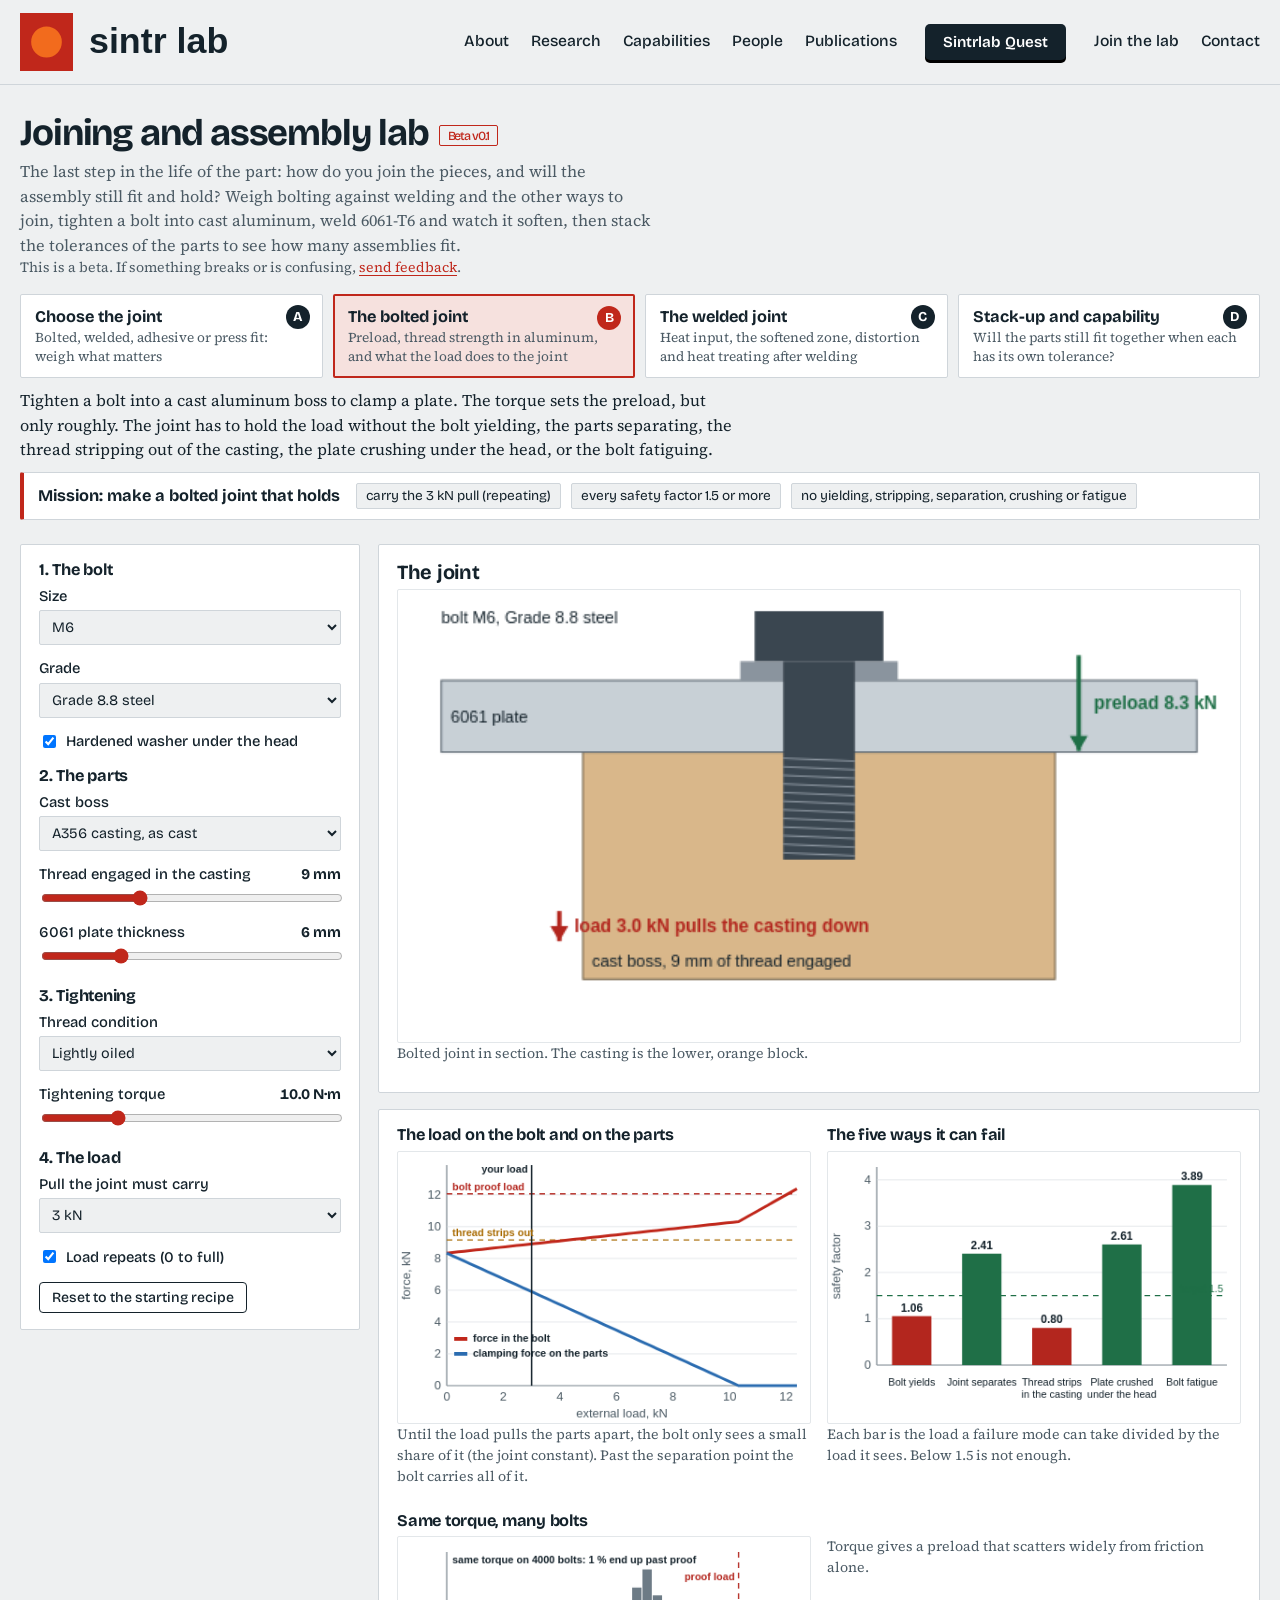
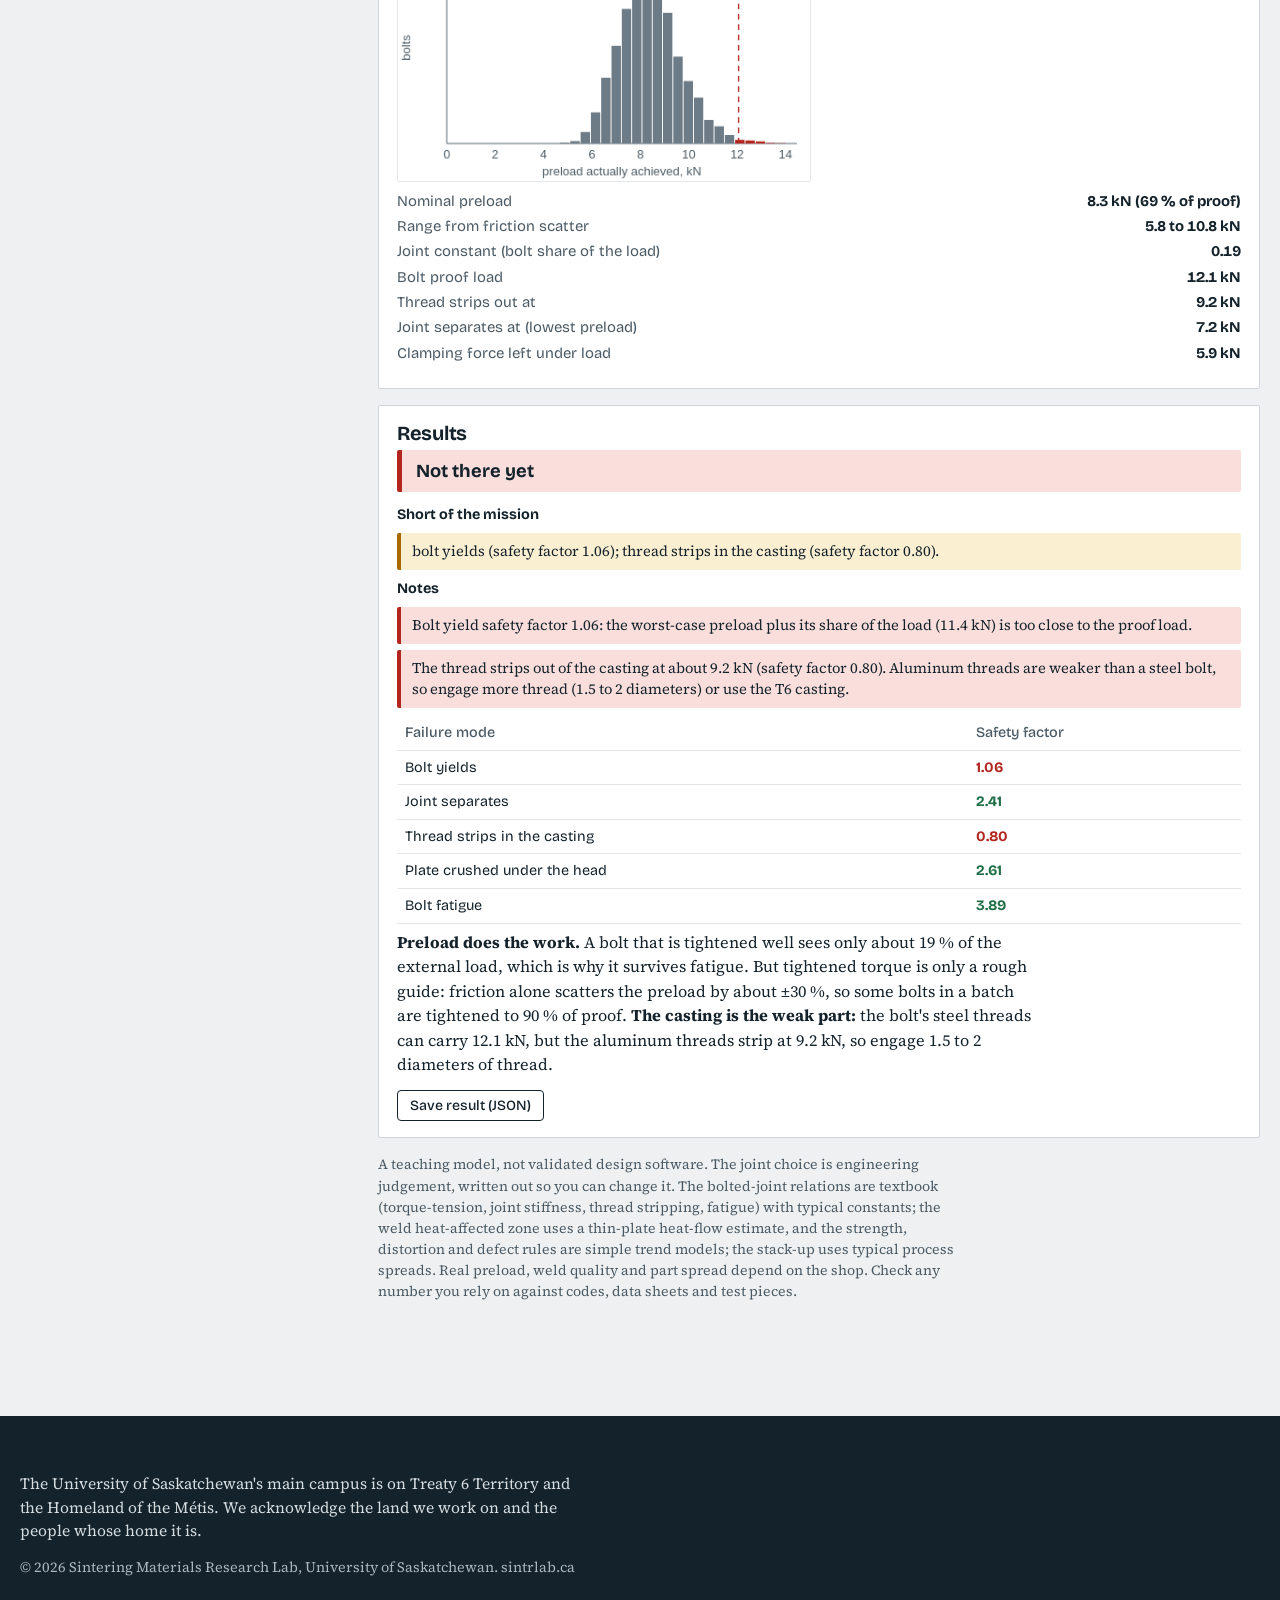
<file: simulators/joining-assembly.html>
<!DOCTYPE html>
<html lang="en">
<head>
<meta charset="utf-8">
<meta name="viewport" content="width=device-width, initial-scale=1">
<title>Joining and assembly | Sintrlab Quest | Sintering Materials Research Lab | University of Saskatchewan</title>
<meta name="description" content="Interactive joining and assembly simulator from the Sintering Materials Research Lab at the University of Saskatchewan. Choose between bolting and welding, tighten a bolt into cast aluminum, weld 6061-T6 and watch it soften, and stack part tolerances to see how many assemblies fit.">
<link rel="canonical" href="https://sintrlab.ca/simulators/joining-assembly.html">
<meta property="og:title" content="Joining and assembly | Sintrlab Quest | Sintering Materials Research Lab">
<meta property="og:description" content="Bolts, welds and tolerance stack-up.">
<meta property="og:url" content="https://sintrlab.ca/simulators/joining-assembly.html">
<meta property="og:type" content="website">
<meta name="theme-color" content="#EEF0F1">
<link rel="icon" type="image/svg+xml" href="../sintrlab_symbol.svg">
<link rel="preconnect" href="https://fonts.googleapis.com">
<link rel="preconnect" href="https://fonts.gstatic.com" crossorigin>
<link href="https://fonts.googleapis.com/css2?family=Bricolage+Grotesque:opsz,wght@12..96,500;12..96,700&family=Source+Serif+4:ital,opsz,wght@0,8..60,400;0,8..60,600;1,8..60,400&display=swap" rel="stylesheet">
<link rel="stylesheet" href="../site-shell.css">
<!--
  Joining and assembly simulator (beta v0.1). The simulator makes no network calls.
  The header, dropdown and footer come from ../site-nav.js; colours and fonts from ../site-shell.css.
-->
<style>
:root{--bg:#EEF0F1;--surface:#fff;--ink:#14222B;--ink-soft:#4b5a64;--line:#cfd5da;--line-soft:#e3e7ea;--accent:#C0271B;--accent-deep:#9f1f15;--accent-soft:#f6e1de;--ok:#1f6f47;--ok-soft:#dff0e6;--warn:#a86a00;--warn-soft:#fbefd2;--bad:#b3261e;--bad-soft:#f9dedb;--head:'Bricolage Grotesque','Segoe UI',system-ui,sans-serif;--body:'Source Serif 4',Georgia,serif}
*{box-sizing:border-box}
body{margin:0;background:var(--bg);color:var(--ink);font-family:var(--body);font-size:1.02rem;line-height:1.5}
h1,h2,h3,h4,.btn,.chip,table,select,.casebtn{font-family:var(--head)}
h1{font-size:2.3rem;margin:0 0 6px;line-height:1.1}h2{font-size:1.25rem;margin:0 0 6px}h3{font-size:1.02rem;margin:16px 0 6px}h4{margin:10px 0 4px;font-size:.95rem}
.wrap{max-width:1280px;margin:0 auto;padding:0 20px}.top{padding:28px 0 8px}
.badge{display:inline-block;font:500 .78rem var(--head);color:var(--accent);border:1px solid var(--accent);border-radius:2px;padding:2px 8px;margin-left:10px;vertical-align:middle}
.sub{color:var(--ink-soft);max-width:80ch;margin:6px 0 0}.fine{font-size:.88rem;color:var(--ink-soft)}
.cases{display:grid;grid-template-columns:repeat(4,minmax(0,1fr));gap:10px;margin:16px 0 10px}@media (max-width:1000px){.cases{grid-template-columns:repeat(2,minmax(0,1fr))}}@media (max-width:620px){.cases{grid-template-columns:minmax(0,1fr)}}
.casebtn{text-align:left;padding:11px 14px;border:1px solid var(--line);border-radius:2px;background:var(--surface);cursor:pointer;color:var(--ink);line-height:1.3;position:relative}
.casebtn b{display:block;font-size:1.02rem;margin-right:26px}.casebtn span:not(.tag){font:400 .85rem var(--body);color:var(--ink-soft)}
.casebtn .tag{position:absolute;right:12px;top:10px;font:700 .85rem var(--head);width:24px;height:24px;border-radius:50%;background:var(--ink);color:#fff;text-align:center;line-height:24px}
.casebtn:hover{border-color:var(--ink)}.casebtn[aria-pressed="true"]{border:2px solid var(--accent);padding:10px 13px;background:var(--accent-soft)}.casebtn[aria-pressed="true"] .tag{background:var(--accent)}
.blurb{max-width:90ch;margin:8px 0 10px}
.mission{padding:10px 14px;border:1px solid var(--line);border-left:4px solid var(--accent);background:var(--surface);border-radius:2px;display:flex;flex-wrap:wrap;gap:6px 10px;align-items:center}
.mission b{font:700 1.02rem var(--head);margin-right:6px}.chip{font-size:.85rem;padding:2px 9px;border:1px solid var(--line);border-radius:2px;background:var(--bg)}
.grid{display:grid;grid-template-columns:minmax(280px,340px) minmax(0,1fr);gap:18px;margin:16px 0 40px;align-items:start}
.grid>*,.row2>*,.three>*{min-width:0}@media (max-width:980px){.grid{grid-template-columns:minmax(0,1fr)}}
.panel,.box{background:var(--surface);border:1px solid var(--line);border-radius:2px;padding:16px 18px}.box{margin-bottom:16px}.panel h3:first-child{margin-top:0}
.slider{margin:0 0 9px}.slider label,.sl{display:flex;justify-content:space-between;font-size:.92rem;font-weight:500;font-family:var(--head);margin:6px 0 3px}.slider label span{font-weight:700;font-variant-numeric:tabular-nums}
input[type=range]{width:100%;accent-color:var(--accent)}
select{width:100%;padding:7px 8px;border:1px solid var(--line);border-radius:2px;background:var(--bg);color:var(--ink);font-size:.9rem;margin-bottom:6px}
.seg{display:flex;border:1px solid var(--ink);border-radius:4px;overflow:hidden;margin:4px 0 10px}
.seg button{flex:1;padding:7px 4px;border:0;border-right:1px solid var(--ink);background:transparent;color:var(--ink);cursor:pointer;font:500 .84rem var(--head)}
.seg button:last-child{border-right:0}.seg button:hover{background:rgba(20,34,43,.08)}.seg button[aria-pressed="true"]{background:var(--ink);color:#fff}
.btn{display:inline-block;font-weight:500;font-size:.95rem;padding:9px 16px;border-radius:4px;border:1px solid var(--ink);background:transparent;color:var(--ink);cursor:pointer}
.btn.small{padding:6px 12px;font-size:.88rem;margin-top:8px}.btn:hover{background:rgba(20,34,43,.08)}.btn.primary{background:var(--accent);color:#fff;border-color:var(--accent)}.btn.primary:hover{background:var(--accent-deep)}.btn[aria-pressed="true"]{background:var(--ink);color:#fff}
.chk{display:flex;align-items:center;gap:7px;font:500 .92rem var(--head);margin:8px 0}
canvas{width:100%;height:auto;display:block;border:1px solid var(--line-soft);border-radius:2px;background:#fff}
.row2{display:grid;grid-template-columns:minmax(0,1fr) minmax(0,1fr);gap:16px;align-items:start}@media (max-width:900px){.row2{grid-template-columns:minmax(0,1fr)}}
.tw{overflow-x:auto}table{width:100%;border-collapse:collapse;font-size:.9rem}th,td{padding:6px 8px;border-bottom:1px solid var(--line-soft);text-align:right}th:first-child,td:first-child,td:last-child,th:last-child{text-align:left}th{font-weight:500;color:var(--ink-soft)}
.dot{display:inline-block;width:11px;height:11px;border-radius:50%;margin-right:7px;vertical-align:-1px}
.kv{display:grid;grid-template-columns:1fr auto;gap:3px 12px;margin:8px 0;font-family:var(--head);font-size:.93rem}.kv dt{color:var(--ink-soft)}.kv dd{margin:0;text-align:right;font-weight:700;font-variant-numeric:tabular-nums}
.verdict{padding:10px 14px;border-radius:2px;font:700 1.15rem var(--head);margin:4px 0 10px}.verdict.ok{background:var(--ok-soft);border-left:5px solid var(--ok)}.verdict.bad{background:var(--bad-soft);border-left:5px solid var(--bad)}
.notes{margin:8px 0 0;padding:0;list-style:none}.notes li{padding:8px 11px;border-radius:2px;margin:0 0 6px;font-size:.92rem;line-height:1.42;border-left:4px solid var(--line);background:var(--bg)}
.notes li.head{background:transparent;border:0;padding:4px 0;font:700 .9rem var(--head);margin-top:6px}
li.ok{border-left-color:var(--ok);background:var(--ok-soft)}li.warn{border-left-color:var(--warn);background:var(--warn-soft)}li.bad{border-left-color:var(--bad);background:var(--bad-soft)}
.btns{display:flex;flex-wrap:wrap;gap:8px;align-items:center;margin:4px 0 12px}.insights p{margin:6px 0;max-width:80ch}.disclaimer{font-size:.88rem;color:var(--ink-soft);max-width:85ch;margin:0 0 50px}
</style>
</head>
<body>
<a class="skip" href="#main">Skip to main content</a>
<div data-site-header></div>
<div class="top"><div class="wrap">
  <h1>Joining and assembly lab<span class="badge">Beta v0.1</span></h1>
  <p class="sub">The last step in the life of the part: how do you join the pieces, and will the assembly still fit and hold? Weigh bolting against welding and the other ways to join, tighten a bolt into cast aluminum, weld 6061-T6 and watch it soften, then stack the tolerances of the parts to see how many assemblies fit.</p>
  <p class="fine">This is a beta. If something breaks or is confusing, <a href="mailto:anil.prasad@usask.ca?subject=Sintrlab%20Quest%20feedback%3A%20Joining%20and%20assembly%20(beta%20v0.1)">send feedback</a>.</p>
  <div class="cases" id="cases"></div><p class="blurb" id="blurb"></p><section class="mission" id="mission"></section>
</div></div>
<main id="main" class="wrap"><div class="grid">
  <aside class="panel" id="controls"></aside>
  <div>
    <div class="box"><h2 id="dt"></h2><canvas id="diag" width="560" height="300"></canvas><p class="fine" id="dcap"></p></div>
    <div class="box" id="sec2"><div class="row2">
      <div><h3 style="margin-top:0" id="c1t"></h3><canvas id="c1" width="440" height="290"></canvas><p class="fine" id="c1cap"></p></div>
      <div id="c2w"><h3 style="margin-top:0" id="c2t"></h3><canvas id="c2" width="440" height="290"></canvas><p class="fine" id="c2cap"></p></div></div>
      <div id="c3w" style="margin-top:12px"><h3 style="margin-top:0" id="c3t"></h3><div class="row2"><div><canvas id="c3" width="440" height="260"></canvas></div><p class="fine" id="c3cap" style="margin-top:0"></p></div></div>
      <div id="kv"></div></div>
    <div class="box" id="testBox" style="display:none"><h2>Tensile test across the weld</h2>
      <div class="btns"><button class="btn tbtn" data-i="0" type="button">Test 1</button><button class="btn tbtn" data-i="1" type="button">Test 2</button><button class="btn tbtn" data-i="2" type="button">Test 3</button><button class="btn primary" id="allBtn" type="button">Test all three</button><label class="chk" style="margin:0 0 0 8px"><input type="checkbox" id="scat"> five specimens each</label></div>
      <div class="row2"><div><canvas id="spec" width="460" height="130" role="img" aria-label="Test specimen"></canvas><p class="fine">The strain concentrates in the softened zone next to the weld, so the joint stretches much less than the plate. The specimen is drawn stretched more than real.</p></div>
        <div><canvas id="ss" width="520" height="340" role="img" aria-label="Stress-strain curves"></canvas></div></div></div>
    <div class="box"><h2>Results</h2>
      <div class="verdict" id="verdict"></div><ul class="notes" id="flags"></ul><div class="tw" style="margin-top:8px"><table id="tbl"></table></div><div class="insights" id="insights"></div><button class="btn small" id="saveBtn" type="button">Save result (JSON)</button></div>
    <p class="disclaimer">A teaching model, not validated design software. The joint choice is engineering judgement, written out so you can change it. The bolted-joint relations are textbook (torque-tension, joint stiffness, thread stripping, fatigue) with typical constants; the weld heat-affected zone uses a thin-plate heat-flow estimate, and the strength, distortion and defect rules are simple trend models; the stack-up uses typical process spreads. Real preload, weld quality and part spread depend on the shop. Check any number you rely on against codes, data sheets and test pieces.</p>
  </div>
</div></main>
<div data-site-footer></div>
<script src="../site-nav.js" defer></script>
<script>
(function(){
'use strict';
// ==== MODEL: joining and assembly ====
const clamp=(v,a,b)=>Math.max(a,Math.min(b,v));
function mulberry32(a){return function(){a|=0;a=(a+0x6D2B79F5)|0;let x=Math.imul(a^(a>>>15),1|a);x=(x+Math.imul(x^(x>>>7),61|x))^x;return((x^(x>>>14))>>>0)/4294967296;};}
function gauss(r){let u=0,v=0;while(!u)u=r();while(!v)v=r();return Math.sqrt(-2*Math.log(u))*Math.cos(2*Math.PI*v);}
function erf(x){const s=x<0?-1:1;x=Math.abs(x);const t=1/(1+0.3275911*x),y=1-(((((1.061405429*t-1.453152027)*t)+1.421413741)*t-0.284496736)*t+0.254829592)*t*Math.exp(-x*x);return s*y;}
const Phi=x=>0.5*(1+erf(x/Math.SQRT2));

/* ---------- A: choose the joint (a judgement matrix, not a physical model) ---------- */
const JOINTS={bolt:'Bolted',weld:'Welded (TIG)',adh:'Adhesive',press:'Press fit'};
const CRIT=[['strength','Strength'],['fatigue','Fatigue life'],['mass','Low mass'],['cost','Low cost'],['apart','Can be taken apart'],['temper','Keeps the aluminum temper'],['skill','Easy in the student shop']];
const SCORE={bolt:{strength:4,fatigue:4,mass:2,cost:4,apart:5,temper:5,skill:5},weld:{strength:3,fatigue:2,mass:5,cost:3,apart:1,temper:1,skill:2},adh:{strength:2,fatigue:4,mass:5,cost:5,apart:1,temper:5,skill:4},press:{strength:2,fatigue:3,mass:5,cost:4,apart:2,temper:5,skill:3}};
function choose(P){
  const ws=CRIT.map(c=>P['w_'+c[0]]),W=ws.reduce((a,b)=>a+b,0)||1,out=[];
  for(const j of Object.keys(JOINTS)){
    let sc=0;CRIT.forEach((c,i)=>{sc+=ws[i]*SCORE[j][c[0]];});sc/=W;
    const why=[];
    if(P.removable&&(j==='weld'||j==='adh'))why.push('cannot be taken apart');
    if(P.hot&&j==='adh')why.push('adhesive softens above about 100 °C');
    if(P.steel&&j==='weld')why.push('aluminum cannot be welded to steel by ordinary fusion welding');
    if(P.leak&&(j==='bolt'||j==='press'))why.push('not leak-tight without a seal');
    if(P.t6&&j==='weld')why.push('welding takes about half the strength out of 6061-T6 beside the weld');
    const hard=why.filter(w=>!/welding takes about half/.test(w));
    out.push({j,name:JOINTS[j],score:sc,out:hard.length>0,why});
  }
  out.sort((a,b)=>(a.out-b.out)||(b.score-a.score));
  const ok=!out[0].out&&out[0].j===P.expect;
  return {rank:out,best:out[0]};
}

/* ---------- B: the bolted joint ---------- */
const BOLT={4:{p:0.7,At:8.78,Dh:4.5},5:{p:0.8,At:14.2,Dh:5.5},6:{p:1.0,At:20.1,Dh:6.6},8:{p:1.25,At:36.6,Dh:9},10:{p:1.5,At:58,Dh:11}};
const GRADE={'4.6':{n:'Grade 4.6 steel',Sp:225,Su:400,Eb:205000},'8.8':{n:'Grade 8.8 steel',Sp:600,Su:830,Eb:205000},'10.9':{n:'Grade 10.9 steel',Sp:830,Su:1040,Eb:205000},'A2-70':{n:'A2-70 stainless',Sp:450,Su:700,Eb:193000}};
const BOSS={a356f:{n:'A356 casting, as cast',Su:150},a356t6:{n:'A356 casting, T6',Su:230}};
const FRIC={dry:{n:'Dry',K:0.25},oil:{n:'Lightly oiled',K:0.20},grease:{n:'Molybdenum grease',K:0.15}};
function bolt(P){
  const b=BOLT[P.d],g=GRADE[P.grade],d=P.d,K=FRIC[P.fric].K,Fi=P.T*1000/(K*d),Fmin=0.7*Fi,Fmax=1.3*Fi;
  const washer=P.washer?1.6:0,l=P.t1+washer+0.5*P.Le,Dw=P.washer?2.2*d:1.5*d,tan=Math.tan(Math.PI/6);
  const kb=b.At*g.Eb/l,km=Math.PI*70000*d*tan/Math.log(((2*l*tan+Dw-d)*(Dw+d))/((2*l*tan+Dw+d)*(Dw-d))),C=kb/(kb+km);
  const Pn=P.load,Fproof=b.At*g.Sp,Fb=Fmax+C*Pn,SFyield=Fproof/Fb;
  const Psep=Fmin/(1-C),SFsep=Psep/Math.max(Pn,1e-6);
  const tau=0.6*BOSS[P.boss].Su,Fstrip=tau*Math.PI*d*P.Le*0.6,SFstrip=Fstrip/Fb;
  const Ab=Math.PI/4*(Dw*Dw-b.Dh*b.Dh),Fcrush=275*Ab,SFcrush=Fcrush/Fmax;
  const Se=0.155*g.Su,si=Fi/b.At,sa=P.cyc?C*Pn/(2*b.At):0.0001,SFfat=P.cyc?Math.max(0,Se*(g.Su-si)/(sa*(g.Su+Se))):99;
  const Fcl=Fi-(1-C)*Pn;
  const modes=[['Bolt yields',SFyield],['Joint separates',SFsep],['Thread strips in the casting',SFstrip],['Plate crushed under the head',SFcrush],['Bolt fatigue',SFfat]];
  const sfmin=Math.min(...modes.map(m=>m[1]));
  // preload scatter
  const r=mulberry32(11),pre=[];for(let i=0;i<4000;i++)pre.push(Fi*Math.exp(0.15*gauss(r)));pre.sort((a,b)=>a-b);
  const flags=[],add=(l,t)=>flags.push([l,t]);
  if(Fi>0.9*Fproof)add('bad','The nominal preload of '+(Fi/1000).toFixed(1)+' kN is '+Math.round(Fi/Fproof*100)+' % of the bolt proof load ('+(Fproof/1000).toFixed(1)+' kN). With the usual scatter in torque-tension some bolts will be tightened into yield.');
  else if(Fi>0.8*Fproof)add('warn','Preload is '+Math.round(Fi/Fproof*100)+' % of proof. The usual target is about 75 %.');
  else if(Fi<0.4*Fproof)add('warn','Preload is only '+Math.round(Fi/Fproof*100)+' % of proof. A well-tightened bolt is nearer 75 %, and a loose one fatigues.');
  if(SFyield<1.5)add('bad','Bolt yield safety factor '+SFyield.toFixed(2)+': the worst-case preload plus its share of the load ('+(Fb/1000).toFixed(1)+' kN) is too close to the proof load.');
  if(SFsep<1.5)add('bad','Joint separation safety factor '+SFsep.toFixed(2)+': the load would pull the parts apart at about '+(Psep/1000).toFixed(1)+' kN. Raise the preload or use a stiffer bolt for the same torque.');
  if(SFstrip<1.5)add('bad','The thread strips out of the casting at about '+(Fstrip/1000).toFixed(1)+' kN (safety factor '+SFstrip.toFixed(2)+'). Aluminum threads are weaker than a steel bolt, so engage more thread (1.5 to 2 diameters) or use the T6 casting.');
  if(SFcrush<1.5)add('bad','The head crushes into the plate (safety factor '+SFcrush.toFixed(2)+'): the bearing area is small for this preload. Use a hardened washer.');
  if(P.cyc&&SFfat<1.5)add(SFfat<1?'bad':'warn','Fatigue safety factor '+SFfat.toFixed(2)+' under the repeated load. A bigger bolt or a higher preload (so the bolt sees less of the swing) helps.');
  if(P.Le<d)add('warn','Only '+P.Le+' mm of thread is engaged, less than one diameter ('+d+' mm).');
  if(P.fric==='grease')add('ok','Lubrication lowers the torque needed for a given preload, so the same torque as a dry bolt would overload it.');
  const nBad=flags.filter(f=>f[0]==='bad').length,ok=sfmin>=1.5&&nBad===0;
  const short=modes.filter(m=>m[1]<1.5).map(m=>m[0].toLowerCase()+' (safety factor '+m[1].toFixed(2)+')');
  return {b,g,Fi,Fmin,Fmax,kb,km,C,Fproof,Fb,Psep,Fstrip,Fcrush,Fcl,modes,sfmin,pre,Dw,flags,ok,nBad,short,Se,sa,si};
}

/* ---------- C: a welded joint in 6061-T6 ---------- */
const RC=2.43e-3,TM=615,YB=275,UB=310,ELB=10;
function peakT(P,y,H){return P.T0+1/(4.13*RC*P.t*y/H+1/(TM-P.T0));}
function weldFracs(pw){return {none:0.42,age:0.62,t6:0.88}[pw];}
function weld(P){
  const eta=P.proc==='tig'?0.6:0.8,H=eta*P.V*P.I/P.v,dp=0.0083*H*(1+0.0015*(P.T0-20));
  const lack=dp<0.85*P.t,burn=dp>1.6*P.t,yT=Tp=>H/(4.13*RC*P.t)*(1/(Tp-P.T0)-1/(TM-P.T0));
  const w250=yT(300),w400=yT(380),w500=yT(500),wf=2+0.8*dp,fmin=weldFracs(P.pwht);
  const frac=Tp=>Tp<300?1:Tp<380?1-(1-fmin)*(Tp-300)/80:Tp<450?fmin:Tp<580?fmin+(Math.min(0.78,fmin+0.2)-fmin)*(Tp-450)/130:Math.min(0.78,fmin+0.2);
  const YFZ={none:0,'4043':(P.pwht==='t6'?130:85)*1.5,'5356':125*1.5}[P.filler];
  const clean=P.clean,por=(clean?0.4:2.5)*(1+0.1*P.v)+(lack?0.5:0),crackFZ=P.filler==='none';
  const prof=[];for(let y=0;y<=45;y+=0.5){let Yv;if(y<wf)Yv=crackFZ?20:YFZ;else Yv=YB*frac(peakT(P,y,H));prof.push([y,Yv]);}
  const Yhaz=YB*fmin,Yj0=Math.min(crackFZ?20:YFZ,Yhaz+ (P.filler==='5356'?0:0));
  let Yj=Math.min(YFZ>0?YFZ:20,Yhaz)*(1-0.03*por);if(lack)Yj*=0.5;if(crackFZ)Yj=Math.min(Yj,30);
  const dist=0.0375*H/(P.t*P.t)+(P.pwht==='t6'?0.8+0.3*P.t:0);
  const ELj=ELB*(0.3+0.5*(Yj/YB))*(lack?0.5:1),cond=[{YS:YB,UTS:UB,EL:ELB,E:69000,brittle:false}];
  const asw=Math.min(crackFZ?20:({'4043':85*1.5,'5356':125*1.5}[P.filler]),YB*0.42)*(1-0.03*por)*(lack?0.5:1);
  cond.push({YS:crackFZ?Math.min(asw,30):asw,UTS:Math.min(UB,1.5*(crackFZ?Math.min(asw,30):asw)),EL:ELB*(0.3+0.5*(asw/YB)),E:69000,brittle:false});
  cond.push({YS:Yj,UTS:Math.min(UB*1.05,1.5*Yj),EL:ELj,E:69000,brittle:false});
  cond.forEach(c=>{c.UTS=Math.max(c.UTS,c.YS);c.EL=Math.max(0.3,c.EL);});
  const flags=[],add=(l,t)=>flags.push([l,t]);
  if(lack)add('bad','Lack of fusion: the weld only penetrates about '+dp.toFixed(1)+' mm of the '+P.t+' mm plate. The joint is hollow and weak. Raise the heat input (more current or a slower travel).');
  if(burn)add('bad','Burn-through: the heat melts about '+dp.toFixed(1)+' mm through a '+P.t+' mm plate. Lower the current or travel faster.');
  if(crackFZ)add('bad','6061 is crack-sensitive: welded without filler it hot-cracks along the centre of the weld. Use a 4043 or 5356 filler wire.');
  if(por>2)add(por>3.5?'bad':'warn','Porosity of about '+por.toFixed(1)+' %: hydrogen from an oily or oxidized surface is trapped in the weld. '+(clean?'A slower travel speed lets gas escape.':'Degrease and brush off the oxide first.'));
  if(2*w250>55)add('warn','The heat-affected zone is wide: metal is softened about '+(2*w250).toFixed(0)+' mm across. More travel speed or less current narrows it.');
  if(P.pwht==='none')add('warn','As welded, the joint yields at only about '+(YB*0.42).toFixed(0)+' MPa, 42 % of the T6 parent metal. The weld heat overages the aluminum beside the weld.');
  if(P.pwht==='age')add('warn','Aging alone brings the heat-affected zone back only part of the way (about '+(0.60*YB).toFixed(0)+' MPa).');
  if(P.pwht==='t6')add('warn','Solution treating and aging after welding restores most of the strength, but the quench adds distortion (about '+(0.8+0.3*P.t).toFixed(1)+'° here) and the part must fit the furnace.');
  if(dist>2)add(dist>3?'bad':'warn','Angular distortion of about '+dist.toFixed(1)+'°. Less heat per length, a thicker plate or clamping reduces it.');
  if(P.filler==='4043'&&P.pwht==='age')add('warn','4043 filler is the weak link after aging: the weld metal (about '+Math.round(85*1.5)+' MPa effective) holds the joint down even though the heat-affected zone recovers. 5356 is stronger.');
  if(P.filler==='5356'&&P.pwht==='t6')add('ok','5356 filler does not respond to the heat treatment, so the weld metal stays near 190 MPa effective.');
  const nBad=flags.filter(f=>f[0]==='bad').length,crit=[],C=(l,v,need,u,pass,dec)=>crit.push({l,v,need,u,pass,dec:dec||0});
  C('joint yield strength',Yj,160,'MPa',Yj>=160);C('angular distortion',dist,'2.0 or less','°',dist<=2.0,1);
  const ok=crit.every(c=>c.pass)&&nBad===0;const short=crit.filter(c=>!c.pass).map(c=>c.l+' is '+c.v.toFixed(c.dec)+' '+c.u+' (needs '+c.need+')');
  return {eta,H,dp,lack,burn,w250,w400,w500,wf,fmin,prof,Yj,dist,por,cond,flags,nBad,ok,short,yT,frac};
}
function weldWindow(P,n){const rows=[],I0=60,I1=300,v0=1,v1=12;for(let i=0;i<n;i++){const row=[];for(let j=0;j<n;j++){const I=I0+(I1-I0)*i/(n-1),v=v0+(v1-v0)*j/(n-1),eta=P.proc==='tig'?0.6:0.8,H=eta*P.V*I/v,dp=0.0083*H*(1+0.0015*(P.T0-20));row.push({lack:dp<0.85*P.t,burn:dp>1.6*P.t,I,v});}rows.push(row);}return {rows,I0,I1,v0,v1};}

/* ---------- D: tolerance stack-up and process capability ---------- */
const PROC={sand:{n:'Sand casting',s:0.30,b:0.10,c:1.0},inv:{n:'Investment casting',s:0.10,b:0.03,c:3.0},cnc:{n:'CNC machining',s:0.015,b:0,c:6.0},man:{n:'Manual machining',s:0.04,b:0,c:4.0},roll:{n:'Rolled plate (bought)',s:0.06,b:0,c:2.0},resin:{n:'3D-printed resin',s:0.08,b:0.03,c:3.0},stamp:{n:'Stamped sheet',s:0.05,b:0,c:0.8}};
const GMIN=0.2,GMAX=0.8,NOM=[12.0,8.0,3.5];
function stack(P){
  const dims=[['Pocket depth (the part the others sit in)',P.pA,P.tA],['Plate thickness',P.pB,P.tB],['Cap thickness',P.pC,P.tC]];
  const info=dims.map(d=>{const pr=PROC[d[1]],tol=d[2],s=pr.s,b=pr.b,scrap=Phi((-tol-b)/s)+1-Phi((tol-b)/s);return {name:d[0],proc:pr,tol,sigma:s,bias:b,scrap,cost:pr.c/(1-Math.min(0.95,scrap))};});
  const N=20000,r=mulberry32(77),gaps=new Float32Array(N);
  for(let i=0;i<N;i++){const xs=info.map(f=>{let x;do{x=f.bias+f.sigma*gauss(r);}while(Math.abs(x)>f.tol);return x;});gaps[i]=0.5+xs[0]-xs[1]-xs[2];}
  let sum=0,sq=0,fit=0;for(let i=0;i<N;i++){sum+=gaps[i];}const mu=sum/N;for(let i=0;i<N;i++){sq+=(gaps[i]-mu)*(gaps[i]-mu);if(gaps[i]>=GMIN&&gaps[i]<=GMAX)fit++;}
  const sd=Math.sqrt(sq/N),fitF=fit/N,Cp=(GMAX-GMIN)/(6*sd),Cpk=Math.min(mu-GMIN,GMAX-mu)/(3*sd);
  const wc=info.reduce((a,f)=>a+f.tol,0),rss=Math.sqrt(info.reduce((a,f)=>a+f.tol*f.tol,0));
  const cost=info.reduce((a,f)=>a+f.cost,0)+(1-fitF)*4;
  const rb=mulberry32(5),five=[];for(let k=0;k<5;k++){const xs=info.map(f=>{let x;do{x=f.bias+f.sigma*gauss(rb);}while(Math.abs(x)>f.tol);return x;});five.push(0.5+xs[0]-xs[1]-xs[2]);}
  const flags=[],add=(l,t)=>flags.push([l,t]);
  const wcOK=0.5-wc>=GMIN&&0.5+wc<=GMAX,rssOK=0.5-rss>=GMIN&&0.5+rss<=GMAX;
  if(fitF<0.99)add(fitF<0.9?'bad':'warn',(100-fitF*100).toFixed(1)+' % of assemblies would not fit: the gap lands outside '+GMIN+' to '+GMAX+' mm. Tighten the dimension that contributes the most spread, or change its process.');
  info.forEach((f,i)=>{if(f.scrap>0.1)add('warn','The '+f.name.toLowerCase().split(' (')[0]+' tolerance of ±'+f.tol+' mm is tighter than '+f.proc.n.toLowerCase()+' can hold ('+(f.scrap*100).toFixed(0)+' % of parts are scrapped), which raises the cost.');});
  if(Cpk<1.33&&fitF>=0.99)add('warn','Cpk is '+Cpk.toFixed(2)+', under the usual 1.33. It fits today, but a small drift in the process would not.');
  if(!wcOK)add('ok','Worst-case stacking does not guarantee a fit ('+(0.5-wc).toFixed(2)+' to '+(0.5+wc).toFixed(2)+' mm). Statistical stacking is more optimistic ('+(0.5-rss).toFixed(2)+' to '+(0.5+rss).toFixed(2)+' mm).');
  if(info.some(f=>f.bias>0))add('ok','Cast and printed parts have a mean shift (about '+(info.find(f=>f.bias>0).bias).toFixed(2)+' mm for casting) from shrinkage the pattern did not fully allow for.');
  const nBad=flags.filter(f=>f[0]==='bad').length,crit=[],C=(l,v,need,u,pass,dec)=>crit.push({l,v,need,u,pass,dec:dec||0});
  C('assemblies that fit',fitF*100,99,'%',fitF>=0.99,1);C('Cpk of the gap',Cpk,1.33,'',Cpk>=1.33,2);C('cost per assembly',cost,9,'units',cost<=9,1);
  const ok=crit.every(c=>c.pass)&&nBad===0,short=crit.filter(c=>!c.pass).map(c=>c.l+' is '+c.v.toFixed(c.dec)+(c.u?' '+c.u:'')+' (needs '+(c.l.indexOf('cost')>=0?c.need+' or less':c.need+' or more')+')');
  return {info,gaps,mu,sd,fitF,Cp,Cpk,wc,rss,wcOK,rssOK,cost,five,flags,nBad,ok,short};
}
// ==== END MODEL ====

// ==== RENDER ====
function niceTicks(max,n){const raw=max/n,mag=Math.pow(10,Math.floor(Math.log10(raw))),f=raw/mag,s=(f<1.5?1:f<3?2:f<7?5:10)*mag,out=[];for(let v=0;v<=max+1e-9;v+=s)out.push(+v.toFixed(6));return out;}
function chartFrame(ctx,W,H,L,R,T,B,x0,x1,y0,y1,xl,yl,xt,yt){
  ctx.clearRect(0,0,W,H);const sx=v=>L+(R-L)*(v-x0)/(x1-x0),sy=v=>B-(B-T)*(v-y0)/(y1-y0);
  ctx.strokeStyle='#5a6872';ctx.lineWidth=1;ctx.beginPath();ctx.moveTo(L,T);ctx.lineTo(L,B);ctx.lineTo(R,B);ctx.stroke();
  ctx.font='13px sans-serif';ctx.fillStyle='#4b5a64';ctx.textAlign='right';
  yt.forEach(v=>{ctx.fillText(+(+v).toFixed(2),L-6,sy(v)+4);ctx.strokeStyle='#d4d9de';ctx.lineWidth=.6;ctx.beginPath();ctx.moveTo(L,sy(v));ctx.lineTo(R,sy(v));ctx.stroke();});
  ctx.textAlign='center';xt.forEach(v=>{ctx.fillStyle='#4b5a64';ctx.fillText(+(+v).toFixed(2),sx(v),B+16);});
  ctx.fillText(xl,(L+R)/2,H-6);ctx.save();ctx.translate(13,(T+B)/2);ctx.rotate(-Math.PI/2);ctx.fillText(yl,0,0);ctx.restore();
  return {sx,sy};
}
function pline(ctx,pts,f,col,w,dash){ctx.strokeStyle=col;ctx.lineWidth=w;ctx.setLineDash(dash||[]);ctx.beginPath();pts.forEach((p,i)=>{const x=f.sx(p[0]),y=f.sy(p[1]);i?ctx.lineTo(x,y):ctx.moveTo(x,y);});ctx.stroke();ctx.setLineDash([]);}
function curveOf(pr){
  const E=pr.E,sy=pr.YS,su=pr.UTS;
  if(pr.brittle||pr.EL<0.5){const ef=su/E;return {epsF:Math.max(ef,1e-4),epsU:ef,brittle:true,f:e=>Math.min(su,E*e),sigF:su};}
  const epsF=pr.EL/100+0.9*su/E,e0=0.9*sy/E,epsU=e0+0.8*(epsF-e0),k=4/(epsU-e0),s0=0.9*sy,sigF=su*(pr.EL>3?0.82:0.95);
  const f=e=>{if(e<=e0)return E*e;if(e<=epsU)return s0+(su-s0)*(1-Math.exp(-k*(e-e0)))/(1-Math.exp(-k*(epsU-e0)));return su+(sigF-su)*(e-epsU)/(epsF-epsU);};
  return {epsF,epsU,brittle:false,f,sigF};
}
function scatterSet(pr,seed,n){const r=mulberry32(seed),out=[],cv=0.10+0.30*(1-Math.min(1,pr.EL/6));
  for(let i=0;i<n;i++){const z1=gauss(r),z2=gauss(r);out.push(Object.assign({},pr,{YS:pr.YS*(1+0.03*z1),UTS:pr.UTS*(1+0.03*z1+0.01*gauss(r)),EL:Math.max(0.1,pr.EL*Math.exp(cv*z2))}));}
  return out.map(p=>{p.UTS=Math.max(p.UTS,p.YS);return p;});}
function drawSpecimen(ctx,W,H,cv,eps,fractured,tBreak,weldNote){
  ctx.clearRect(0,0,W,H);
  const cy=H/2,gx0=70,L0=W-2*gx0-80,w0=46,stretch=cv.brittle?30:5,vis=Math.min(eps*stretch,0.3),L=L0*(1+vis),x0=gx0-10,neckC=x0+L/2;
  const neckT=cv.brittle||eps<=cv.epsU?0:Math.max(0,Math.min(1,(eps-cv.epsU)/(cv.epsF-cv.epsU)))*0.55;
  const hw=x=>{let h=w0/2*(1-0.22*Math.min(1,eps*stretch/1.4));if(neckT>0){const d=(x-neckC)/(L*0.1);h*=1-neckT*Math.exp(-d*d);}return h;};
  const grad=ctx.createLinearGradient(0,cy-w0/2,0,cy+w0/2);grad.addColorStop(0,'#eef1f4');grad.addColorStop(0.5,'#b7bfc7');grad.addColorStop(1,'#8a949e');
  ctx.fillStyle='#3a4650';ctx.fillRect(4,cy-34,gx0-10,68);ctx.fillRect(x0+L+10,cy-34,gx0+6,68);
  ctx.fillStyle='#4d5b67';ctx.fillRect(gx0-14,cy-w0/2-8,12,w0+16);ctx.fillRect(x0+L+10,cy-w0/2-8,12,w0+16);
  const body=(xa,xb)=>{ctx.beginPath();const n=40;for(let i=0;i<=n;i++){const x=xa+(xb-xa)*i/n;ctx.lineTo(x,cy-hw(x));}for(let i=n;i>=0;i--){const x=xa+(xb-xa)*i/n;ctx.lineTo(x,cy+hw(x));}ctx.closePath();ctx.fillStyle=grad;ctx.fill();ctx.strokeStyle='#5d6872';ctx.lineWidth=1.2;ctx.stroke();};
  if(!fractured)body(x0,x0+L);
  else{const gap=Math.min(40,tBreak*40);ctx.save();ctx.beginPath();ctx.rect(0,0,neckC-gap/2,H);ctx.clip();body(x0,x0+L);ctx.restore();
    ctx.save();ctx.beginPath();ctx.rect(neckC+gap/2,0,W,H);ctx.clip();ctx.translate(gap,0);body(x0,x0+L);ctx.restore();
    ctx.fillStyle='#e0261c';ctx.font='700 13px sans-serif';ctx.textAlign='center';ctx.fillText(cv.brittle?'brittle fracture: flat, no neck':'ductile fracture: necked',W/2,18);}
  if(weldNote){ctx.fillStyle='rgba(168,106,0,.35)';ctx.fillRect(neckC-16,cy-w0/2-4,32,w0+8);ctx.fillStyle='#14222B';ctx.font='10px sans-serif';ctx.textAlign='center';ctx.fillText('weld',neckC,cy+w0/2+16);}
  ctx.fillStyle='#14222B';ctx.font='11px sans-serif';ctx.textAlign='left';ctx.fillText('strain '+(eps*100).toFixed(2)+' %',gx0,H-6);
}

/* ---------- A: choosing the joint ---------- */
function drawRanking(c,A){
  const ctx=c.getContext('2d'),W=c.width,H=c.height;ctx.clearRect(0,0,W,H);const rk=A.rank,bh=46,y0=24,mx=5;
  ctx.font='700 13px sans-serif';ctx.fillStyle='#14222B';ctx.textAlign='left';ctx.fillText('Weighted score out of 5',12,16);
  rk.forEach((r,i)=>{const y=y0+i*(bh+16),w=(W-210)*r.score/mx;ctx.fillStyle=r.out?'#c9ced3':(i===0?'#1f6f47':'#6d7b86');ctx.fillRect(150,y,w,bh);
    ctx.fillStyle='#14222B';ctx.font='700 13px sans-serif';ctx.textAlign='right';ctx.fillText(r.name,142,y+bh/2+5);ctx.textAlign='left';ctx.fillText(r.score.toFixed(2),150+w+6,y+bh/2+5);
    if(r.out){ctx.fillStyle='#b3261e';ctx.font='12px sans-serif';ctx.fillText('ruled out: '+r.why.filter(x=>!/about half/.test(x))[0],156,y+bh/2+5);}});
}
function drawHeat(c,P){
  const ctx=c.getContext('2d'),W=c.width,H=c.height;ctx.clearRect(0,0,W,H);const js=Object.keys(JOINTS),cw=(W-190)/js.length,rh=(H-40)/CRIT.length;
  ctx.font='700 12px sans-serif';ctx.fillStyle='#14222B';ctx.textAlign='center';js.forEach((j,i)=>ctx.fillText(JOINTS[j],180+cw*(i+0.5),16));
  CRIT.forEach((cr,r)=>{ctx.textAlign='right';ctx.fillStyle='#14222B';ctx.font='12px sans-serif';ctx.fillText(cr[1]+' (×'+P['w_'+cr[0]]+')',172,26+r*rh+rh/2+4);
    js.forEach((j,i)=>{const s=SCORE[j][cr[0]],u=(s-1)/4;ctx.fillStyle='rgb('+Math.round(230-120*u)+','+Math.round(200+0*u-30*u)+','+Math.round(190-90*u)+')';ctx.fillRect(180+cw*i+2,26+r*rh+2,cw-4,rh-4);ctx.fillStyle='#14222B';ctx.font='700 14px sans-serif';ctx.textAlign='center';ctx.fillText(s,180+cw*(i+0.5),26+r*rh+rh/2+5);});});
}

/* ---------- B: the bolted joint ---------- */
function drawBoltSection(c,P,A){
  const ctx=c.getContext('2d'),W=c.width,H=c.height;ctx.clearRect(0,0,W,H);
  const k=Math.min(9,(H-70)/(P.t1+Math.max(P.Le,2)+14)),cx=W*0.5,d=P.d*k,t1=P.t1*k,Le=P.Le*k,y0=60,Dw=A.Dw*k;
  const bossH=Le+10*k,bw=Math.max(150,Dw*3);
  ctx.fillStyle='#d9b78a';ctx.fillRect(cx-bw/2,y0+t1,bw,bossH);ctx.strokeStyle='#7a6a50';ctx.strokeRect(cx-bw/2,y0+t1,bw,bossH);
  ctx.fillStyle='#c8d0d6';ctx.fillRect(cx-bw*0.8,y0,bw*1.6,t1);ctx.strokeStyle='#5d6872';ctx.strokeRect(cx-bw*0.8,y0,bw*1.6,t1);
  if(P.washer){ctx.fillStyle='#8a949e';ctx.fillRect(cx-Dw/2,y0-1.6*k,Dw,1.6*k);}
  const hy=y0-(P.washer?1.6*k:0);ctx.fillStyle='#3a4650';ctx.fillRect(cx-d*0.9,hy-d*0.7,d*1.8,d*0.7);
  ctx.fillRect(cx-d/2,hy,d,t1+(P.washer?1.6*k:0)+Le);
  ctx.strokeStyle='#8a949e';ctx.lineWidth=1;for(let y=y0+t1+4;y<y0+t1+Le;y+=Math.max(3,P.d*0.12*k)){ctx.beginPath();ctx.moveTo(cx-d/2,y);ctx.lineTo(cx+d/2,y+2);ctx.stroke();}
  // arrows
  const arrow=(x,y1,y2,col,lbl)=>{ctx.strokeStyle=col;ctx.fillStyle=col;ctx.lineWidth=3;ctx.beginPath();ctx.moveTo(x,y1);ctx.lineTo(x,y2);ctx.stroke();const s=y2>y1?1:-1;ctx.beginPath();ctx.moveTo(x,y2);ctx.lineTo(x-6,y2-s*10);ctx.lineTo(x+6,y2-s*10);ctx.closePath();ctx.fill();ctx.font='600 12px sans-serif';ctx.textAlign='left';ctx.fillText(lbl,x+10,(y1+y2)/2+4);};
  arrow(cx-bw*0.55,y0+t1+bossH*0.7,y0+t1+bossH*0.7+Math.min(60,P.load/150),'#b3261e','load '+(P.load/1000).toFixed(1)+' kN pulls the casting down');
  arrow(cx+bw*0.55,hy-4,hy+Math.min(50,A.Fi/250)-4+30,'#1f6f47','preload '+(A.Fi/1000).toFixed(1)+' kN');
  ctx.fillStyle='#14222B';ctx.font='11px sans-serif';ctx.textAlign='left';ctx.fillText('6061 plate',cx-bw*0.78,y0+t1/2+4);ctx.fillText('cast boss, '+P.Le+' mm of thread engaged',cx-bw/2+6,y0+t1+bossH-8);ctx.fillText('bolt M'+P.d+', '+GRADE[P.grade].n,cx-bw*0.8,22);
}
function drawJointDiagram(c,P,A){
  const Psn=A.Fi/(1-A.C),ctx=c.getContext('2d'),W=c.width,H=c.height,Pmax=Math.max(P.load*1.8,Psn*1.2),Fmax=Math.max(A.Fproof*1.15,A.Fi*1.4)/1000;
  const f=chartFrame(ctx,W,H,52,W-14,14,H-40,0,Pmax/1000,0,Fmax,'external load, kN','force, kN',niceTicks(Pmax/1000,5),niceTicks(Fmax,5));
  const bolt=[],clamp=[];for(let p=0;p<=Pmax;p+=Pmax/60){bolt.push([p/1000,(p<=Psn?A.Fi+A.C*p:p)/1000]);clamp.push([p/1000,Math.max(0,A.Fi-(1-A.C)*p)/1000]);}
  ctx.setLineDash([6,5]);ctx.strokeStyle='#b3261e';ctx.lineWidth=1.4;ctx.beginPath();ctx.moveTo(f.sx(0),f.sy(A.Fproof/1000));ctx.lineTo(f.sx(Pmax/1000),f.sy(A.Fproof/1000));ctx.stroke();
  ctx.strokeStyle='#a86a00';ctx.beginPath();ctx.moveTo(f.sx(0),f.sy(A.Fstrip/1000));ctx.lineTo(f.sx(Pmax/1000),f.sy(A.Fstrip/1000));ctx.stroke();ctx.setLineDash([]);
  pline(ctx,bolt,f,'#c0271b',3);pline(ctx,clamp,f,'#2b6cb0',3);
  ctx.strokeStyle='#14222B';ctx.lineWidth=1.6;ctx.beginPath();ctx.moveTo(f.sx(P.load/1000),14);ctx.lineTo(f.sx(P.load/1000),H-40);ctx.stroke();
  ctx.font='600 11px sans-serif';ctx.textAlign='left';ctx.fillStyle='#b3261e';ctx.fillText('bolt proof load',58,f.sy(A.Fproof/1000)-4);ctx.fillStyle='#a86a00';ctx.fillText('thread strips out',58,f.sy(A.Fstrip/1000)-4);
  ctx.fillStyle='#c0271b';ctx.fillRect(60,H-92,14,4);ctx.fillStyle='#14222B';ctx.fillText('force in the bolt',80,H-87);ctx.fillStyle='#2b6cb0';ctx.fillRect(60,H-76,14,4);ctx.fillStyle='#14222B';ctx.fillText('clamping force on the parts',80,H-71);
  ctx.textAlign='right';ctx.fillText('your load',f.sx(P.load/1000)-4,22);
}
function drawSF(c,A){
  const ctx=c.getContext('2d'),W=c.width,H=c.height,n=A.modes.length,ymax=Math.max(3,Math.min(8,Math.max(...A.modes.map(m=>m[1]))*1.1));
  const f=chartFrame(ctx,W,H,52,W-14,16,H-62,0,n,0,ymax,'','safety factor',[],niceTicks(ymax,5));
  ctx.setLineDash([6,5]);ctx.strokeStyle='#1f6f47';ctx.lineWidth=1.4;ctx.beginPath();ctx.moveTo(f.sx(0),f.sy(1.5));ctx.lineTo(f.sx(n),f.sy(1.5));ctx.stroke();ctx.setLineDash([]);
  A.modes.forEach((m,i)=>{const x=f.sx(i+0.5),w=Math.min(42,(W-80)/n*0.6),v=Math.min(ymax,m[1]);ctx.fillStyle=m[1]>=1.5?'#1f6f47':'#b3261e';ctx.fillRect(x-w/2,f.sy(v),w,f.sy(0)-f.sy(v));ctx.fillStyle='#14222B';ctx.font='700 12px sans-serif';ctx.textAlign='center';ctx.fillText(m[1]>=50?'n/a':m[1].toFixed(2),x,f.sy(v)-5);
    ctx.font='11px sans-serif';const words=m[0].split(' ');ctx.fillText(words.slice(0,2).join(' '),x,H-40);ctx.fillText(words.slice(2).join(' '),x,H-27);});
  ctx.fillStyle='#1f6f47';ctx.font='11px sans-serif';ctx.textAlign='right';ctx.fillText('target 1.5',W-18,f.sy(1.5)-4);
}
function drawPreload(c,P,A){
  const ctx=c.getContext('2d'),W=c.width,H=c.height,pre=A.pre,lo=pre[40],hi=pre[pre.length-40],x1=Math.max(A.Fproof*1.2,hi*1.05)/1000;
  const bins=34,cnt=new Array(bins).fill(0);pre.forEach(v=>{const b=Math.min(bins-1,Math.floor(v/1000/x1*bins));cnt[b]++;});const ymax=Math.max(...cnt)*1.1;
  const f=chartFrame(ctx,W,H,52,W-14,16,H-40,0,x1,0,ymax,'preload actually achieved, kN','bolts',niceTicks(x1,5),[]);
  cnt.forEach((n,i)=>{const xa=f.sx(i/bins*x1),xb=f.sx((i+1)/bins*x1),over=(i+0.5)/bins*x1*1000>A.Fproof;ctx.fillStyle=over?'#b3261e':'#6d7b86';ctx.fillRect(xa,f.sy(n),xb-xa-1,f.sy(0)-f.sy(n));});
  ctx.setLineDash([6,5]);ctx.strokeStyle='#b3261e';ctx.lineWidth=1.4;ctx.beginPath();ctx.moveTo(f.sx(A.Fproof/1000),16);ctx.lineTo(f.sx(A.Fproof/1000),H-40);ctx.stroke();ctx.setLineDash([]);
  ctx.fillStyle='#b3261e';ctx.font='600 11px sans-serif';ctx.textAlign='right';ctx.fillText('proof load',f.sx(A.Fproof/1000)-4,46);
  const over=pre.filter(v=>v>A.Fproof).length/pre.length*100;ctx.fillStyle='#14222B';ctx.textAlign='left';ctx.fillText('same torque on 4000 bolts: '+over.toFixed(0)+' % end up past proof',58,28);
}

/* ---------- C: the weld ---------- */
function drawWeldSection(c,P,A){
  const ctx=c.getContext('2d'),W=c.width,H=c.height;ctx.clearRect(0,0,W,H);
  const k=Math.min(26,(H-110)/Math.max(P.t,2)),tp=P.t*k,cx=W/2,cy=H*0.5,Hz=A.w250*2.4,half=W/2-24;
  const tilt=Math.min(10,A.dist*1.6)*Math.PI/180;
  const strip=(sgn)=>{ctx.save();ctx.translate(cx,cy+tp/2);ctx.rotate(sgn*tilt);
    for(let x=0;x<half;x+=2){const y=x/2.4,Tp=peakT(P,Math.max(y,0.1),A.H),fr=y<A.wf?0:A.frac(Tp);const u=Math.max(0,Math.min(1,(fr-0.3)/0.7));ctx.fillStyle='rgb('+Math.round(200-120*(1-u)*0+(1-u)*40)+','+Math.round(120+110*u)+','+Math.round(90+120*u)+')';
      if(y<A.wf)ctx.fillStyle='#c98a3a';ctx.fillRect(sgn*x-(sgn<0?2:0),-tp,2.4,tp);}
    ctx.restore();};
  strip(-1);strip(1);
  ctx.fillStyle='#c98a3a';ctx.beginPath();ctx.ellipse(cx,cy+tp/2-tp*0.25,Math.max(6,A.wf*2.4),Math.max(6,tp*0.7),0,0,6.283);ctx.fill();
  ctx.strokeStyle='#14222B';ctx.lineWidth=1.4;ctx.setLineDash([4,4]);ctx.beginPath();ctx.moveTo(cx-A.w250*2.4,cy+tp/2+16);ctx.lineTo(cx+A.w250*2.4,cy+tp/2+16);ctx.stroke();ctx.setLineDash([]);
  ctx.fillStyle='#14222B';ctx.font='600 12px sans-serif';ctx.textAlign='center';ctx.fillText('heat-affected zone about '+(2*A.w250).toFixed(0)+' mm wide',cx,cy+tp/2+34);
  ctx.textAlign='left';ctx.fillText('weld metal ('+P.filler+')',cx+A.wf*2.4+8,cy-tp/2-8);ctx.fillText('penetration '+A.dp.toFixed(1)+' mm of '+P.t+' mm',12,22);
  ctx.fillStyle='#4b5a64';ctx.font='11px sans-serif';ctx.fillText('green: full T6 strength    teal to red: overaged and softened    orange: weld metal',12,H-8);
  ctx.textAlign='right';ctx.fillStyle='#14222B';ctx.font='700 12px sans-serif';ctx.fillText('angular distortion '+A.dist.toFixed(1)+'° (drawn larger)',W-12,22);
}
function drawWeldProfile(c,P,A){
  const ctx=c.getContext('2d'),W=c.width,H=c.height,ymax=300;
  const f=chartFrame(ctx,W,H,52,W-14,16,H-40,0,45,0,ymax,'distance from the weld centreline, mm','local yield strength, MPa',niceTicks(45,6),niceTicks(ymax,5));
  ctx.setLineDash([6,5]);ctx.strokeStyle='#1f6f47';ctx.lineWidth=1.4;ctx.beginPath();ctx.moveTo(f.sx(0),f.sy(160));ctx.lineTo(f.sx(45),f.sy(160));ctx.stroke();ctx.strokeStyle='#8d99a3';ctx.beginPath();ctx.moveTo(f.sx(0),f.sy(YB));ctx.lineTo(f.sx(45),f.sy(YB));ctx.stroke();ctx.setLineDash([]);
  pline(ctx,A.prof,f,'#c0271b',3);ctx.font='600 11px sans-serif';ctx.textAlign='right';ctx.fillStyle='#1f6f47';ctx.fillText('target 160 MPa',W-18,f.sy(160)-4);ctx.fillStyle='#4b5a64';ctx.fillText('parent metal 275 MPa',W-18,f.sy(YB)-4);
}
function drawWeldWindow(c,P){
  const ctx=c.getContext('2d'),W=c.width,H=c.height,w=weldWindow(P,26),L=56,R=W-14,T=16,B=H-42,n=26;ctx.clearRect(0,0,W,H);
  w.rows.forEach((row,i)=>row.forEach((cell,j)=>{ctx.fillStyle=cell.lack?'rgba(168,106,0,.28)':(cell.burn?'rgba(179,38,30,.25)':'rgba(31,111,71,.42)');ctx.fillRect(L+(R-L)*j/n,B-(B-T)*(i+1)/n,(R-L)/n+0.5,(B-T)/n+0.5);}));
  ctx.strokeStyle='#5a6872';ctx.lineWidth=1;ctx.beginPath();ctx.moveTo(L,T);ctx.lineTo(L,B);ctx.lineTo(R,B);ctx.stroke();
  ctx.font='13px sans-serif';ctx.fillStyle='#4b5a64';ctx.textAlign='center';[2,4,6,8,10,12].forEach(v=>ctx.fillText(v,L+(R-L)*(v-w.v0)/(w.v1-w.v0),B+16));ctx.fillText('travel speed, mm/s',(L+R)/2,H-6);
  ctx.textAlign='right';[100,150,200,250,300].forEach(v=>ctx.fillText(v,L-6,B-(B-T)*(v-w.I0)/(w.I1-w.I0)+4));ctx.save();ctx.translate(13,(T+B)/2);ctx.rotate(-Math.PI/2);ctx.textAlign='center';ctx.fillText('welding current, A',0,0);ctx.restore();
  const px=L+(R-L)*(P.v-w.v0)/(w.v1-w.v0),py=B-(B-T)*(P.I-w.I0)/(w.I1-w.I0);ctx.fillStyle='#14222B';ctx.beginPath();ctx.arc(px,py,7,0,6.283);ctx.fill();ctx.strokeStyle='#fff';ctx.lineWidth=2;ctx.stroke();
  ctx.font='600 11px sans-serif';ctx.textAlign='left';ctx.fillStyle='#1f6f47';ctx.fillText('green: full penetration',L+8,T+14);ctx.fillStyle='#a86a00';ctx.fillText('amber: lack of fusion (too little heat)',L+8,T+28);ctx.fillStyle='#b3261e';ctx.fillText('red: burn-through (too much heat)',L+8,T+42);
}

/* ---------- D: the stack ---------- */
function drawChain(c,P,A){
  const ctx=c.getContext('2d'),W=c.width,H=c.height;ctx.clearRect(0,0,W,H);
  const k=(H-70)/13,x0=34,w=W*0.22,top=34,y=(mm)=>top+mm*k;
  ctx.fillStyle='#d9b78a';ctx.fillRect(x0,top,34,12*k+20);ctx.fillRect(x0+34+w,top,34,12*k+20);ctx.fillRect(x0,top+12*k,w+68,20);
  ctx.strokeStyle='#7a6a50';ctx.lineWidth=1;ctx.strokeRect(x0,top,34,12*k+20);ctx.strokeRect(x0+34+w,top,34,12*k+20);
  const px=x0+34;
  ctx.fillStyle='#c8d0d6';ctx.fillRect(px,y(4),w,8*k);ctx.strokeStyle='#5d6872';ctx.strokeRect(px,y(4),w,8*k);
  ctx.fillStyle='#8a949e';ctx.fillRect(px,y(0.5),w,3.5*k);ctx.strokeRect(px,y(0.5),w,3.5*k);
  ctx.fillStyle='rgba(31,111,71,.35)';ctx.fillRect(px,y(0),w,0.5*k);
  const lx=W*0.45,rows=[['A','Pocket depth 12.0 ± '+P.tA.toFixed(2)+' mm',PROC[P.pA].n,x0+17,y(6),'#d9b78a'],['B','Plate thickness 8.0 ± '+P.tB.toFixed(2)+' mm',PROC[P.pB].n,px+w/2,y(8),'#c8d0d6'],['C','Cap thickness 3.5 ± '+P.tC.toFixed(2)+' mm',PROC[P.pC].n,px+w/2,y(2.2),'#8a949e']];
  rows.forEach((r,i)=>{const yy=60+i*72;ctx.strokeStyle='#8d99a3';ctx.lineWidth=1;ctx.beginPath();ctx.moveTo(r[3],r[4]);ctx.lineTo(lx-8,yy+10);ctx.stroke();ctx.fillStyle=r[5];ctx.fillRect(lx,yy-4,16,16);ctx.strokeStyle='#5d6872';ctx.strokeRect(lx,yy-4,16,16);
    ctx.fillStyle='#14222B';ctx.font='700 13px sans-serif';ctx.textAlign='left';ctx.fillText(r[0]+'  '+r[1],lx+24,yy+8);ctx.font='12px sans-serif';ctx.fillStyle='#4b5a64';ctx.fillText(r[2],lx+24,yy+25);});
  ctx.fillStyle='#1f6f47';ctx.font='700 13px sans-serif';ctx.fillText('gap = A − B − C, nominal 0.5 mm',lx,H-46);ctx.font='12px sans-serif';ctx.fillText('it must stay between 0.2 and 0.8 mm',lx,H-28);
  ctx.strokeStyle='#1f6f47';ctx.beginPath();ctx.moveTo(px+w+2,y(0));ctx.lineTo(lx-8,H-52);ctx.stroke();
}
function drawGapHist(c,A){
  const ctx=c.getContext('2d'),W=c.width,H=c.height,bins=50,lo=-0.2,hi=1.3,cnt=new Array(bins).fill(0);
  for(let i=0;i<A.gaps.length;i++){const b=Math.floor((A.gaps[i]-lo)/(hi-lo)*bins);if(b>=0&&b<bins)cnt[b]++;}
  const ymax=Math.max(...cnt)*1.1,f=chartFrame(ctx,W,H,52,W-14,16,H-40,lo,hi,0,ymax,'gap, mm','assemblies (of 20 000)',[0,0.2,0.5,0.8,1.0,1.2],[]);
  cnt.forEach((n,i)=>{const g0=lo+(hi-lo)*i/bins,g1=lo+(hi-lo)*(i+1)/bins,mid=(g0+g1)/2,ok=mid>=GMIN&&mid<=GMAX;ctx.fillStyle=ok?'#1f6f47':'#b3261e';ctx.fillRect(f.sx(g0),f.sy(n),f.sx(g1)-f.sx(g0)-1,f.sy(0)-f.sy(n));});
  ctx.setLineDash([6,5]);ctx.strokeStyle='#14222B';ctx.lineWidth=1.4;[GMIN,GMAX].forEach(g=>{ctx.beginPath();ctx.moveTo(f.sx(g),16);ctx.lineTo(f.sx(g),H-40);ctx.stroke();});ctx.setLineDash([]);
  ctx.fillStyle='#14222B';ctx.font='700 12px sans-serif';ctx.textAlign='left';ctx.fillText(A.fitF*100>=99.95?'all fit':'fit '+(A.fitF*100).toFixed(1)+' %',60,28);
}
function drawRanges(c,A){
  const ctx=c.getContext('2d'),W=c.width,H=c.height,lo=-0.4,hi=1.4,f=chartFrame(ctx,W,H,150,W-14,16,H-40,lo,hi,0,4,'gap, mm','',[ -0.2,0,0.2,0.5,0.8,1.0,1.2],[]);
  ctx.fillStyle='rgba(31,111,71,.14)';ctx.fillRect(f.sx(GMIN),16,f.sx(GMAX)-f.sx(GMIN),H-56);
  const rows=[['Worst case',0.5-A.wc,0.5+A.wc,A.wcOK],['Statistical (RSS)',0.5-A.rss,0.5+A.rss,A.rssOK],['Simulated, 99.7 %',A.mu-3*A.sd,A.mu+3*A.sd,A.mu-3*A.sd>=GMIN&&A.mu+3*A.sd<=GMAX]];
  rows.forEach((r,i)=>{const y=40+i*(H-90)/3;ctx.fillStyle=r[3]?'#1f6f47':'#b3261e';ctx.fillRect(f.sx(r[1]),y,f.sx(r[2])-f.sx(r[1]),24);ctx.fillStyle='#14222B';ctx.font='700 12px sans-serif';ctx.textAlign='right';ctx.fillText(r[0],142,y+16);ctx.fillStyle='#fff';ctx.textAlign='center';ctx.fillText(r[1].toFixed(2)+' to '+r[2].toFixed(2),(f.sx(r[1])+f.sx(r[2]))/2,y+16);});
  ctx.fillStyle='#1f6f47';ctx.font='11px sans-serif';ctx.textAlign='left';ctx.fillText('0.2 to 0.8 mm allowed',f.sx(GMIN)+4,H-46);
}
// ==== END RENDER ====

// ==== UI ====
const $=id=>document.getElementById(id);
const fx=(v,n)=>v.toFixed(n);
const COL=['#6d7b86','#d9822b','#c0271b'];
const PRESET={orn:{w_strength:3,w_fatigue:2,w_mass:3,w_cost:3,w_apart:3,w_temper:4,w_skill:4,removable:false,hot:false,steel:false,leak:false,t6:true},
  lid:{w_strength:3,w_fatigue:2,w_mass:2,w_cost:3,w_apart:1,w_temper:2,w_skill:3,removable:false,hot:false,steel:false,leak:true,t6:false},
  air:{w_strength:4,w_fatigue:4,w_mass:5,w_cost:1,w_apart:1,w_temper:3,w_skill:1,removable:false,hot:false,steel:false,leak:false,t6:true},
  hatch:{w_strength:3,w_fatigue:2,w_mass:2,w_cost:3,w_apart:5,w_temper:3,w_skill:3,removable:true,hot:false,steel:false,leak:false,t6:false}};
const W5=(k,l)=>({g:'What matters (0 to 5)',k:'w_'+k,type:'range',l:l,min:0,max:5,step:1,fmt:v=>String(v)});
const CASES={
 A:{tag:'A',title:'Choose the joint',sub:'Bolted, welded, adhesive or press fit: weigh what matters',
  blurb:'Welding and fastening answer the same question: how do you join these two parts? Weigh what matters for the job, switch on the hard constraints, and see which joint comes out on top and which ones the situation rules out. The scores are engineering judgement, written out so you can argue with them.',
  ctrl:[{g:'The situation',k:'scn',type:'select',l:'Start from a situation',opts:[['custom','My own'],['orn','The ornament hanging bracket'],['lid','A watertight lid'],['air','A light aircraft panel'],['hatch','A service hatch']]},
        W5('strength','Strength'),W5('fatigue','Fatigue life'),W5('mass','Low mass'),W5('cost','Low cost'),W5('apart','Can be taken apart'),W5('temper','Keeps the aluminum temper'),W5('skill','Easy in the student shop'),
        {g:'Hard constraints',k:'removable',type:'toggle',l:'Must come apart again'},{g:'Hard constraints',k:'hot',type:'toggle',l:'Runs hotter than 100 °C'},{g:'Hard constraints',k:'steel',type:'toggle',l:'Joins aluminum to steel'},{g:'Hard constraints',k:'leak',type:'toggle',l:'Must be leak-tight'},{g:'Hard constraints',k:'t6',type:'toggle',l:'The aluminum is heat treated (T6)'},
        {g:'Your decision',k:'pick',type:'select',l:'The joint you choose',opts:Object.keys(JOINTS).map(k=>[k,JOINTS[k]])}],
  def:Object.assign({scn:'orn',pick:'weld'},PRESET.orn)},
 B:{tag:'B',title:'The bolted joint',sub:'Preload, thread strength in aluminum, and what the load does to the joint',
  blurb:'Tighten a bolt into a cast aluminum boss to clamp a plate. The torque sets the preload, but only roughly. The joint has to hold the load without the bolt yielding, the parts separating, the thread stripping out of the casting, the plate crushing under the head, or the bolt fatiguing.',
  ctrl:[{g:'The bolt',k:'d',type:'select',num:true,l:'Size',opts:[[4,'M4'],[5,'M5'],[6,'M6'],[8,'M8'],[10,'M10']]},
        {g:'The bolt',k:'grade',type:'select',l:'Grade',opts:Object.keys(GRADE).map(k=>[k,GRADE[k].n])},
        {g:'The bolt',k:'washer',type:'toggle',l:'Hardened washer under the head'},
        {g:'The parts',k:'boss',type:'select',l:'Cast boss',opts:Object.keys(BOSS).map(k=>[k,BOSS[k].n])},
        {g:'The parts',k:'Le',type:'range',l:'Thread engaged in the casting',min:2,max:24,step:1,fmt:v=>v+' mm'},
        {g:'The parts',k:'t1',type:'range',l:'6061 plate thickness',min:3,max:15,step:1,fmt:v=>v+' mm'},
        {g:'Tightening',k:'fric',type:'select',l:'Thread condition',opts:Object.keys(FRIC).map(k=>[k,FRIC[k].n])},
        {g:'Tightening',k:'T',type:'range',l:'Tightening torque',min:0.5,max:40,step:0.5,fmt:v=>fx(v,1)+' N·m'},
        {g:'The load',k:'load',type:'select',num:true,l:'Pull the joint must carry',opts:[[1000,'1 kN'],[3000,'3 kN'],[8000,'8 kN']]},
        {g:'The load',k:'cyc',type:'toggle',l:'Load repeats (0 to full)'}],
  def:{d:6,grade:'8.8',fric:'oil',T:10,Le:9,t1:6,boss:'a356f',washer:true,load:3000,cyc:true}},
 C:{tag:'C',title:'The welded joint',sub:'Heat input, the softened zone, distortion and heat treating after welding',
  blurb:'Weld two 6061-T6 plates end to end. The heat that fuses the joint also over-ages the aluminum beside it, so the joint ends up much weaker than the plate. How much depends on the heat per length, the filler, and whether you heat treat afterwards, which brings strength back at the price of distortion.',
  ladder:['Parent metal (6061-T6)','As welded','After your post-weld treatment'],
  ctrl:[{g:'The plate',k:'t',type:'range',l:'Thickness',min:2,max:8,step:1,fmt:v=>v+' mm'},
        {g:'The plate',k:'clean',type:'toggle',l:'Degrease and brush off the oxide'},{g:'The plate',k:'T0',type:'range',l:'Preheat',min:20,max:200,step:10,fmt:v=>v+' °C'},
        {g:'The weld',k:'proc',type:'seg',l:'Process',opts:[['tig','TIG'],['mig','MIG']]},
        {g:'The weld',k:'filler',type:'select',l:'Filler wire',opts:[['none','None (autogenous)'],['4043','4043'],['5356','5356']]},
        {g:'The weld',k:'I',type:'range',l:'Current',min:40,max:320,step:5,fmt:v=>v+' A'},
        {g:'The weld',k:'V',type:'range',l:'Voltage',min:10,max:28,step:1,fmt:v=>v+' V'},
        {g:'The weld',k:'v',type:'range',l:'Travel speed',min:1,max:12,step:0.5,fmt:v=>fx(v,1)+' mm/s'},
        {g:'After welding',k:'pwht',type:'select',l:'Heat treatment',opts:[['none','None'],['age','Age artificially only'],['t6','Solution treat, quench and age (T6)']]}],
  def:{proc:'tig',I:130,V:14,v:3,t:3,filler:'4043',clean:true,T0:20,pwht:'none'}},
 D:{tag:'D',title:'Stack-up and capability',sub:'Will the parts still fit together when each has its own tolerance?',
  blurb:'Three parts stack up in a pocket and leave a small gap that has to stay between 0.2 and 0.8 mm. Choose the process and the tolerance for each dimension. Tighter tolerances and better processes cost more, but scrapping parts and assemblies that do not fit costs too. See the worst case, the statistical case and a simulated batch.',
  ctrl:[{g:'A: pocket depth, 12.0 mm',k:'pA',type:'select',l:'Process',opts:['sand','inv','cnc','man'].map(k=>[k,PROC[k].n])},{g:'A: pocket depth, 12.0 mm',k:'tA',type:'range',l:'Tolerance, plus or minus',min:0.02,max:0.6,step:0.01,fmt:v=>'± '+fx(v,2)+' mm'},
        {g:'B: plate thickness, 8.0 mm',k:'pB',type:'select',l:'Process',opts:['roll','cnc','man'].map(k=>[k,PROC[k].n])},{g:'B: plate thickness, 8.0 mm',k:'tB',type:'range',l:'Tolerance, plus or minus',min:0.02,max:0.3,step:0.01,fmt:v=>'± '+fx(v,2)+' mm'},
        {g:'C: cap thickness, 3.5 mm',k:'pC',type:'select',l:'Process',opts:['cnc','man','resin','stamp'].map(k=>[k,PROC[k].n])},{g:'C: cap thickness, 3.5 mm',k:'tC',type:'range',l:'Tolerance, plus or minus',min:0.01,max:0.2,step:0.01,fmt:v=>'± '+fx(v,2)+' mm'}],
  def:{pA:'sand',tA:0.5,pB:'roll',tB:0.15,pC:'cnc',tC:0.05}}
};
let CK='B',P={},A=null,TD=[null,null,null],TSEL=1,ANIM=null;
function setCase(k){CK=k;P=Object.assign({},CASES[k].def);TD=[null,null,null];stopAnim();document.querySelectorAll('.casebtn').forEach(b=>b.setAttribute('aria-pressed',b.dataset.k===k));
  $('blurb').textContent=CASES[k].blurb;$('testBox').style.display=k==='C'?'':'none';buildControls();changed();}
function buildControls(){
  const C=CASES[CK],box=$('controls');box.innerHTML='';let lastG='',n=0;
  C.ctrl.forEach(c=>{
    if(c.g!==lastG){const h=document.createElement('h3');h.textContent=(++n)+'. '+c.g;box.appendChild(h);lastG=c.g;}
    const w=document.createElement('div');
    if(c.type==='select'){w.innerHTML='<label class="sl" for="c_'+c.k+'">'+c.l+'</label><select id="c_'+c.k+'">'+c.opts.map(o=>'<option value="'+o[0]+'"'+(String(P[c.k])===String(o[0])?' selected':'')+'>'+o[1]+'</option>').join('')+'</select>';
      w.querySelector('select').addEventListener('change',e=>{P[c.k]=c.num?+e.target.value:e.target.value;if(CK==='A'&&c.k==='scn'&&PRESET[P.scn])Object.assign(P,PRESET[P.scn]);if(CK==='A'&&c.k.indexOf('w_')===0)P.scn='custom';buildControls();changed();});}
    else if(c.type==='seg'){w.innerHTML='<div class="fine">'+c.l+'</div><div class="seg">'+c.opts.map(o=>'<button type="button" data-v="'+o[0]+'" aria-pressed="'+(P[c.k]===o[0])+'">'+o[1]+'</button>').join('')+'</div>';
      w.querySelector('.seg').addEventListener('click',e=>{const b=e.target.closest('button');if(!b)return;P[c.k]=b.dataset.v;w.querySelectorAll('button').forEach(x=>x.setAttribute('aria-pressed',x===b));changed();});}
    else if(c.type==='toggle'){w.innerHTML='<label class="chk"><input type="checkbox" id="c_'+c.k+'"'+(P[c.k]?' checked':'')+'> '+c.l+'</label>';w.querySelector('input').addEventListener('change',e=>{P[c.k]=e.target.checked;if(CK==='A')P.scn='custom';buildControls();changed();});}
    else{w.className='slider';w.innerHTML='<label for="c_'+c.k+'">'+c.l+' <span id="o_'+c.k+'"></span></label><input type="range" id="c_'+c.k+'" min="'+c.min+'" max="'+c.max+'" step="'+c.step+'" value="'+P[c.k]+'">';
      const inp=w.querySelector('input');inp.addEventListener('input',()=>{P[c.k]=+inp.value;if(CK==='A')P.scn='custom';outs();changed();});}
    box.appendChild(w);
  });
  const b=document.createElement('button');b.type='button';b.className='btn small';b.textContent='Reset to the starting recipe';b.addEventListener('click',()=>{P=Object.assign({},C.def);buildControls();changed();});box.appendChild(b);outs();
}
function outs(){CASES[CK].ctrl.forEach(c=>{if(c.type==='range'){const o=$('o_'+c.k);if(o)o.textContent=c.fmt(P[c.k]);}});}
function changed(){TD=[null,null,null];stopAnim();
  if(CK==='A'){const r=choose(P),picked=r.rank.find(x=>x.j===P.pick),top=r.best,fl=[],add=(l,t)=>fl.push([l,t]);
    if(picked.out)add('bad',picked.name+' is ruled out here: '+picked.why.filter(w=>!/about half/.test(w)).join('; ')+'.');
    else if(picked.j!==top.j)add('warn',picked.name+' ranks '+(r.rank.indexOf(picked)+1)+' with these weights. '+top.name+' scores '+fx(top.score,2)+' against '+fx(picked.score,2)+'.');
    r.rank.forEach(x=>{if(x.why.some(w=>/about half/.test(w))&&x.j===P.pick)add('warn','Welding takes about half the strength out of 6061-T6 beside the weld, unless you heat treat after welding (see the welded joint).');});
    if(!picked.out&&picked.j===top.j&&!fl.length)add('ok',picked.name+' scores highest ('+fx(picked.score,2)+') and nothing in the situation rules it out.');
    const ok=!picked.out&&picked.j===top.j;
    A=Object.assign({},r,{flags:fl,ok,short:ok?[]:[picked.out?picked.name+' is ruled out':picked.name+' does not score highest'],mission:['the joint you choose scores highest','and is not ruled out by the situation']});}
  else if(CK==='B'){A=bolt(P);A.mission=['carry the '+(P.load/1000)+' kN pull'+(P.cyc?' (repeating)':''),'every safety factor 1.5 or more','no yielding, stripping, separation, crushing or fatigue'];}
  else if(CK==='C'){A=weld(P);A.mission=['joint yield 160 MPa or more','angular distortion 2.0° or less','no defects'];}
  else{A=stack(P);A.mission=['99 % or more of assemblies fit','Cpk of the gap 1.33 or more','cost 9 or less per assembly'];}
  draw();}

function kv(rows){return '<dl class="kv">'+rows.map(r=>'<dt>'+r[0]+'</dt><dd>'+r[1]+'</dd>').join('')+'</dl>';}
function draw(){
  const C=CASES[CK];$('mission').innerHTML='<b>Mission: '+({A:'choose the right joint',B:'make a bolted joint that holds',C:'weld a joint that keeps its strength',D:'make the parts fit together'})[CK]+'</b>'+A.mission.map(x=>'<span class="chip">'+x+'</span>').join('');
  const show=(id,on)=>$(id).style.display=on?'':'none';
  const T={A:['The ranking','The scores behind it','',''],B:['The joint','The load on the bolt and on the parts','The five ways it can fail','Same torque, many bolts'],C:['Across the weld','Strength along the plate','The settings window',''],D:['The stack','Where the gap lands','Worst case, statistical, simulated','']}[CK];
  show('sec2',CK==='A'||CK==='B'||CK==='C'||CK==='D');show('c2w',CK!=='A');show('c3w',CK==='B');
  $('dt').textContent=T[0];$('c1t').textContent=T[1];$('c2t').textContent=T[2];$('c3t').textContent=T[3];
  const capD={A:'Weighted scores. Grey bars are ruled out by a hard constraint.',B:'Bolted joint in section. The casting is the lower, orange block.',C:'Cross-section of the weld. Colour shows the local strength.',D:'The stack: the pocket is cast or machined, the plate and cap sit inside it.'}[CK];
  $('dcap').textContent=capD;
  if(CK==='A'){drawRanking($('diag'),A);drawHeat($('c1'),P);$('c1cap').textContent='The score of each joint on each criterion, 1 (poor) to 5 (best), and the weight you gave it.';$('kv').innerHTML='';
    $('tbl').innerHTML='<tr><th>Joint</th><th>Weighted score</th><th>Status</th></tr>'+A.rank.map((r,i)=>'<tr><td>'+(i+1)+'. '+r.name+(r.j===P.pick?' (your choice)':'')+'</td><td>'+fx(r.score,2)+'</td><td>'+(r.out?'ruled out: '+r.why.filter(w=>!/about half/.test(w)).join('; '):(r.why.length?r.why.join('; '):'in the running'))+'</td></tr>').join('');}
  if(CK==='B'){drawBoltSection($('diag'),P,A);drawJointDiagram($('c1'),P,A);drawSF($('c2'),A);drawPreload($('c3'),P,A);
    $('c1cap').textContent='Until the load pulls the parts apart, the bolt only sees a small share of it (the joint constant). Past the separation point the bolt carries all of it.';$('c2cap').textContent='Each bar is the load a failure mode can take divided by the load it sees. Below 1.5 is not enough.';$('c3cap').textContent='Torque gives a preload that scatters widely from friction alone.';
    $('kv').innerHTML=kv([['Nominal preload',fx(A.Fi/1000,1)+' kN ('+Math.round(A.Fi/A.Fproof*100)+' % of proof)'],['Range from friction scatter',fx(A.Fmin/1000,1)+' to '+fx(A.Fmax/1000,1)+' kN'],['Joint constant (bolt share of the load)',fx(A.C,2)],['Bolt proof load',fx(A.Fproof/1000,1)+' kN'],['Thread strips out at',fx(A.Fstrip/1000,1)+' kN'],['Joint separates at (lowest preload)',fx(A.Psep/1000,1)+' kN'],['Clamping force left under load',fx(Math.max(0,A.Fcl)/1000,1)+' kN']]);
    $('tbl').innerHTML='<tr><th>Failure mode</th><th>Safety factor</th></tr>'+A.modes.map(m=>'<tr><td>'+m[0]+'</td><td style="color:'+(m[1]>=1.5?'#1f6f47':'#b3261e')+';font-weight:700">'+(m[1]>=50?'not applicable':fx(m[1],2))+'</td></tr>').join('');}
  if(CK==='C'){drawWeldSection($('diag'),P,A);drawWeldProfile($('c1'),P,A);drawWeldWindow($('c2'),P);
    $('c1cap').textContent='The weld metal in the middle, then a softened band, then the parent metal at full strength.';$('c2cap').textContent='Heat per length decides penetration. Too little leaves the joint hollow, too much burns through. Your setting is the dark dot.';
    $('kv').innerHTML=kv([['Heat input (net)',fx(A.H,0)+' J/mm'],['Penetration',fx(A.dp,1)+' mm of '+P.t+' mm'],['Heat-affected zone',fx(2*A.w250,0)+' mm wide (above 300 °C)'],['Weakest zone',fx(A.fmin*100,0)+' % of the parent strength'],['Porosity',fx(A.por,1)+' %'],['Angular distortion',fx(A.dist,1)+'°']]);
    $('tbl').innerHTML='<tr><th></th><th>Yield, MPa</th><th>Tensile, MPa</th><th>Elongation, %</th></tr>'+A.cond.map((p,i)=>'<tr><td><span class="dot" style="background:'+COL[i]+'"></span>'+(i+1)+'. '+CASES.C.ladder[i]+'</td><td>'+fx(p.YS,0)+'</td><td>'+fx(p.UTS,0)+'</td><td>'+fx(p.EL,1)+'</td></tr>').join('');
    drawSS();drawSpec(TSEL,0,false,0);updBtns();}
  if(CK==='D'){drawChain($('diag'),P,A);drawGapHist($('c1'),A);drawRanges($('c2'),A);
    $('c1cap').textContent='20 000 simulated assemblies. Green falls inside 0.2 to 0.8 mm.';$('c2cap').textContent='Worst case adds every tolerance. Statistical stacking is more optimistic. The simulation is closest to a real batch.';
    $('kv').innerHTML=kv([['Gap, average',fx(A.mu,3)+' mm'],['Gap, standard deviation',fx(A.sd,3)+' mm'],['Cp',fx(A.Cp,2)],['Cpk',fx(A.Cpk,2)],['Assemblies that fit',fx(A.fitF*100,1)+' %'],['Cost per assembly',fx(A.cost,1)+' units'],['Five sample assemblies',A.five.map(g=>fx(g,2)).join(', ')+' mm']]);
    $('tbl').innerHTML='<tr><th>Dimension</th><th>Process</th><th>Tolerance</th><th>Spread (σ)</th><th>Parts scrapped</th><th>Cost per good part</th></tr>'+A.info.map(i=>'<tr><td>'+i.name.split(' (')[0]+'</td><td>'+i.proc.n+'</td><td>± '+fx(i.tol,2)+' mm</td><td>'+fx(i.sigma,3)+' mm</td><td>'+fx(i.scrap*100,0)+' %</td><td>'+fx(i.cost,1)+'</td></tr>').join('');}
  results();
}
function results(){
  $('verdict').className='verdict '+(A.ok?'ok':'bad');$('verdict').innerHTML=A.ok?'Mission met':'Not there yet';
  let h='';if(!A.ok&&A.short&&A.short.length)h+='<li class="head">Short of the mission</li><li class="warn">'+A.short.join('; ')+'.</li>';
  if(A.flags.length)h+='<li class="head">Notes</li>'+A.flags.map(f=>'<li class="'+f[0]+'">'+f[1]+'</li>').join('');
  $('flags').innerHTML=h||'<li class="ok">No problems found with this recipe.</li>';
  let ins=[];
  if(CK==='A')ins=['<b>What the scores say:</b> a bolt is the only joint that is strong, fatigue-resistant, removable and does not touch the aluminum temper. Welding wins on mass and tightness but costs the temper. Adhesives are light and cheap but cannot be undone and dislike heat. Move the sliders and see the order change.'];
  if(CK==='B')ins=['<b>Preload does the work.</b> A bolt that is tightened well sees only about '+fx(A.C*100,0)+' % of the external load, which is why it survives fatigue. But tightened torque is only a rough guide: friction alone scatters the preload by about ±30 %, so some bolts in a batch are tightened to '+fx(A.Fmax/A.Fproof*100,0)+' % of proof. <b>The casting is the weak part:</b> the bolt\'s steel threads can carry '+fx(A.Fproof/1000,1)+' kN, but the aluminum threads strip at '+fx(A.Fstrip/1000,1)+' kN, so engage 1.5 to 2 diameters of thread.'];
  if(CK==='C')ins=['<b>The weld heat is what weakens the plate:</b> beside the weld the aluminum was over-aged, so as welded the joint yields at about '+fx(A.cond[1].YS,0)+' MPa against '+YB+' MPa for the parent metal. <b>Post-weld treatment:</b> aging only helps if the filler can keep up (5356 can, 4043 cannot), and a full T6 restores most of the strength at the cost of about '+fx(0.8+0.3*P.t,1)+'° of extra distortion from the quench.'];
  if(CK==='D')ins=['<b>Worst case against statistical:</b> adding every tolerance ('+fx(A.wc,2)+' mm) is safe but forces expensive tight parts. Statistical stacking ('+fx(A.rss,2)+' mm) assumes the parts vary independently, and it is closer to what a real batch does. <b>Capability:</b> Cpk of '+fx(A.Cpk,2)+' tells you how much room the process has before it drifts out; 1.33 is the usual minimum.'];
  $('insights').innerHTML=ins.map(t=>'<p>'+t+'</p>').join('');
}
function drawSS(){
  const c=$('ss'),ctx=c.getContext('2d'),W=c.width,H=c.height,cvs=A.cond.map(curveOf),xm=Math.max(2,Math.max(...cvs.map(v=>v.epsF*100))*1.1),ym=Math.max(...A.cond.map(p=>p.UTS))*1.15;
  const f=chartFrame(ctx,W,H,56,W-16,16,H-42,0,xm,0,ym,'strain, %','engineering stress, MPa',niceTicks(xm,6),niceTicks(ym,5));
  const draw=(cv,frac,col,w,alpha)=>{const em=cv.epsF*frac;ctx.strokeStyle=col;ctx.globalAlpha=alpha;ctx.lineWidth=w;ctx.beginPath();const n=140;for(let i=0;i<=n;i++){const e=em*i/n;i?ctx.lineTo(f.sx(e*100),f.sy(cv.f(e))):ctx.moveTo(f.sx(0),f.sy(0));}ctx.stroke();ctx.globalAlpha=1;};
  TD.forEach((t,i)=>{if(!t)return;(t.scat||[]).forEach(sc=>draw(sc.cv,t.frac,COL[i],1.2,0.35));draw(cvs[i],t.frac,COL[i],3,1);
    if(t.frac>=1){const cv=cvs[i];ctx.fillStyle=COL[i];ctx.beginPath();ctx.arc(f.sx(cv.epsF*100),f.sy(cv.sigF),5,0,6.283);ctx.fill();ctx.font='600 12px sans-serif';ctx.textAlign='left';ctx.fillText(fx(A.cond[i].EL,1)+' % elongation',Math.min(f.sx(cv.epsF*100)+8,W-120),f.sy(cv.sigF)-8);}});
  ctx.font='600 12px sans-serif';ctx.textAlign='left';CASES.C.ladder.forEach((l,i)=>{ctx.fillStyle=COL[i];ctx.fillRect(66,22+i*17,14,4);ctx.fillStyle='#14222B';ctx.fillText((i+1)+'. '+l,86,27+i*17);});
  if(!TD.some(Boolean)){ctx.fillStyle='#4b5a64';ctx.font='13px sans-serif';ctx.textAlign='center';ctx.fillText('Run a test to draw the curves',W/2,H/2+30);}
}
function drawSpec(i,frac,broken,tb){const cv=curveOf(A.cond[i]);drawSpecimen($('spec').getContext('2d'),460,130,cv,frac*cv.epsF,broken,tb,i>0);}
function updBtns(){document.querySelectorAll('.tbtn').forEach(b=>b.setAttribute('aria-pressed',(+b.dataset.i)===TSEL&&!ANIM));}
function stopAnim(){if(ANIM){cancelAnimationFrame(ANIM.raf);ANIM=null;}}
function runTests(list){stopAnim();const scat=$('scat').checked;list.forEach(i=>{TD[i]={frac:0,scat:scat?scatterSet(A.cond[i],100+i,4).map(p=>({cv:curveOf(p)})):[]};});ANIM={list,pos:0,t0:performance.now()};TSEL=list[0];step();}
function step(){const a=ANIM;if(!a)return;const now=performance.now(),i=a.list[a.pos],cv=curveOf(A.cond[i]),dur=cv.brittle?2000:3400,frac=Math.min(1,(now-a.t0)/dur);TD[i].frac=frac;TSEL=i;
  const broken=frac>=1,tb=broken?Math.min(1,(now-a.t0-dur)/500):0;drawSpec(i,frac,broken,Math.max(0,tb));drawSS();
  if(frac>=1&&now-a.t0>dur+900){a.pos++;if(a.pos>=a.list.length){ANIM=null;updBtns();return;}a.t0=performance.now();}updBtns();a.raf=requestAnimationFrame(step);}
function save(){const C=CASES[CK],rec={tool:'Joining and assembly lab (standalone beta v0.1)',saved:new Date().toISOString(),case:C.title,settings:P,missionMet:A.ok,flags:A.flags.map(f=>f[0]+': '+f[1]),
  result:CK==='B'?{preload_kN:+fx(A.Fi/1000,1),safety_factors:A.modes.map(m=>({mode:m[0],sf:+fx(m[1],2)}))}:CK==='C'?{joint_yield_MPa:+fx(A.Yj,0),distortion_deg:+fx(A.dist,1),haz_mm:+fx(2*A.w250,0)}:CK==='D'?{fit_pct:+fx(A.fitF*100,1),Cpk:+fx(A.Cpk,2),cost:+fx(A.cost,1)}:{best:A.best.name,ranking:A.rank.map(r=>({joint:r.name,score:+fx(r.score,2),ruled_out:r.out}))}};
  const u=URL.createObjectURL(new Blob([JSON.stringify(rec,null,2)],{type:'application/json'})),l=document.createElement('a');l.href=u;l.download='joining-assembly-lab-'+CK+'.json';document.body.appendChild(l);l.click();l.remove();setTimeout(()=>URL.revokeObjectURL(u),500);}
(function init(){
  const box=$('cases');['A','B','C','D'].forEach(k=>{const C=CASES[k],b=document.createElement('button');b.type='button';b.className='casebtn';b.dataset.k=k;b.innerHTML='<span class="tag">'+C.tag+'</span><b>'+C.title+'</b><span>'+C.sub+'</span>';b.addEventListener('click',()=>setCase(k));box.appendChild(b);});
  document.querySelectorAll('.tbtn').forEach(b=>b.addEventListener('click',()=>runTests([+b.dataset.i])));
  $('allBtn').addEventListener('click',()=>runTests([0,1,2]));$('saveBtn').addEventListener('click',save);
  setCase('B');
})();

})();
</script>
</body>
</html>
</file>
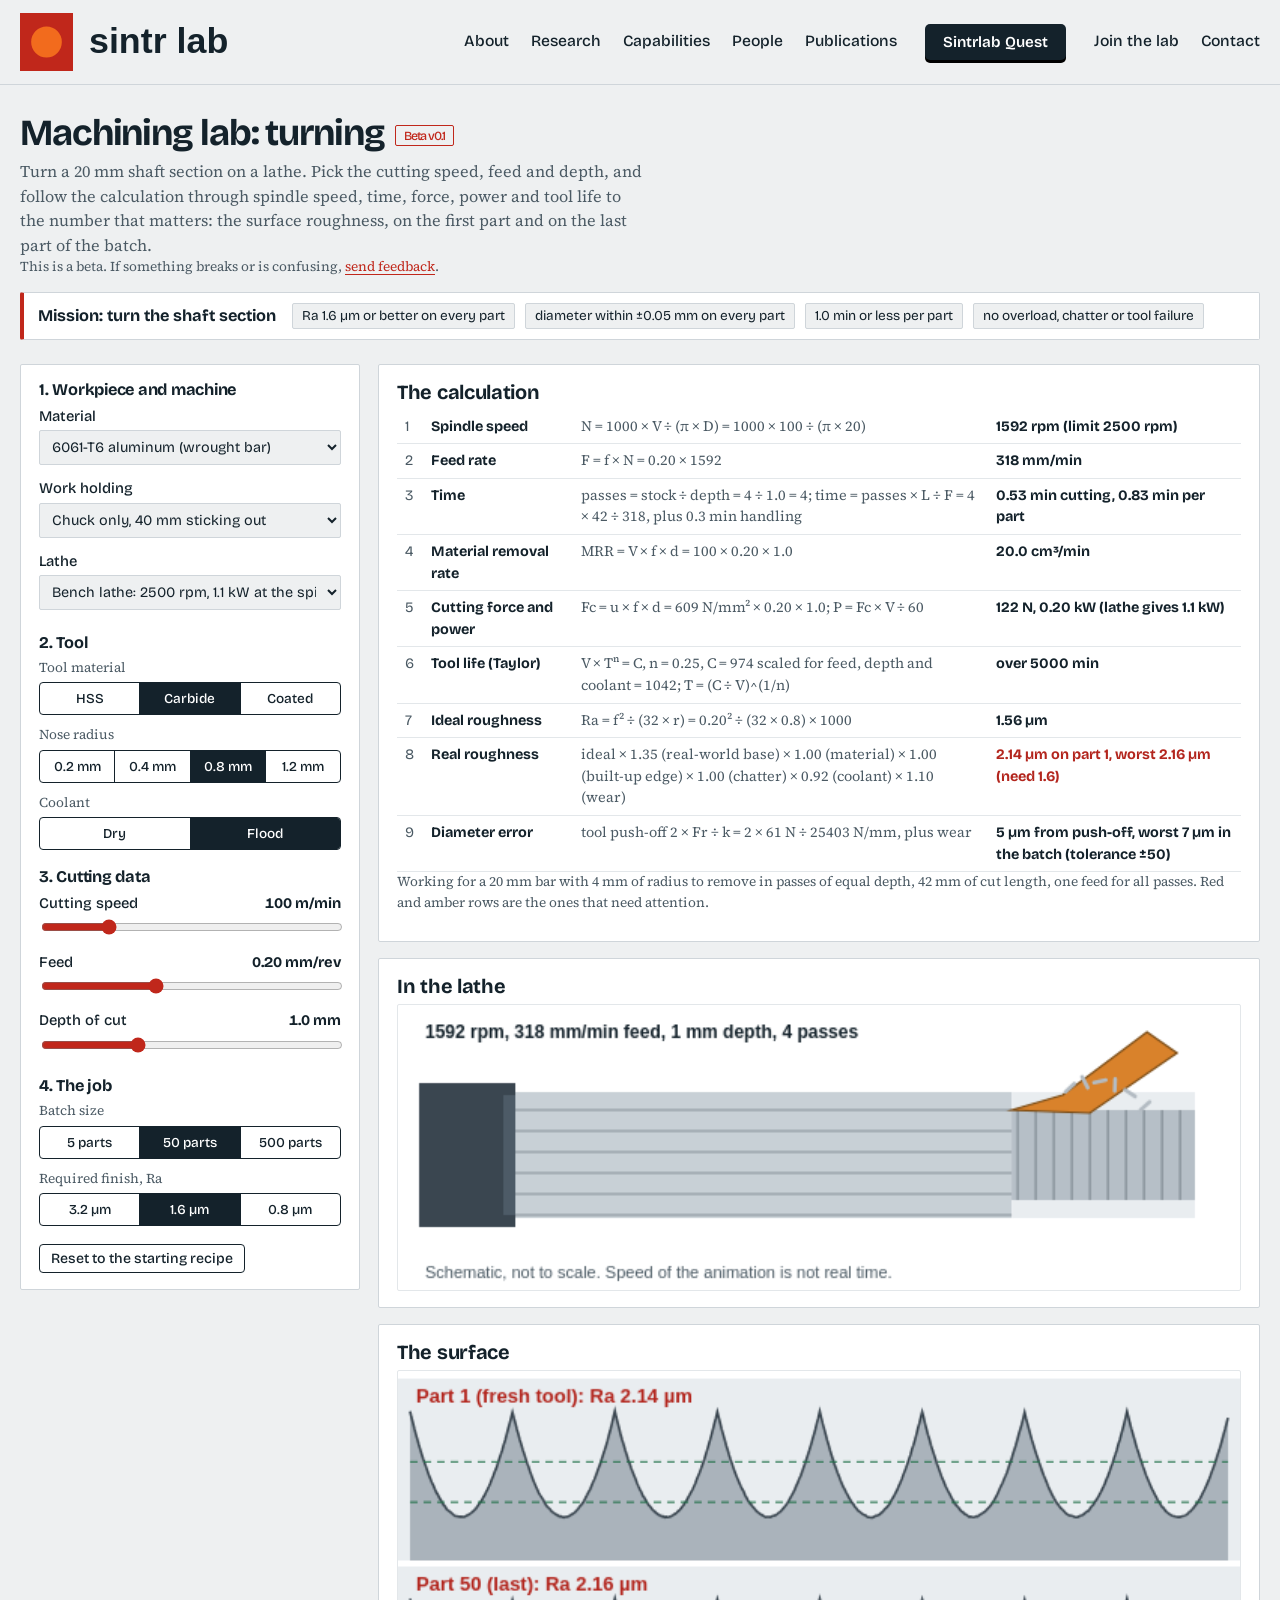
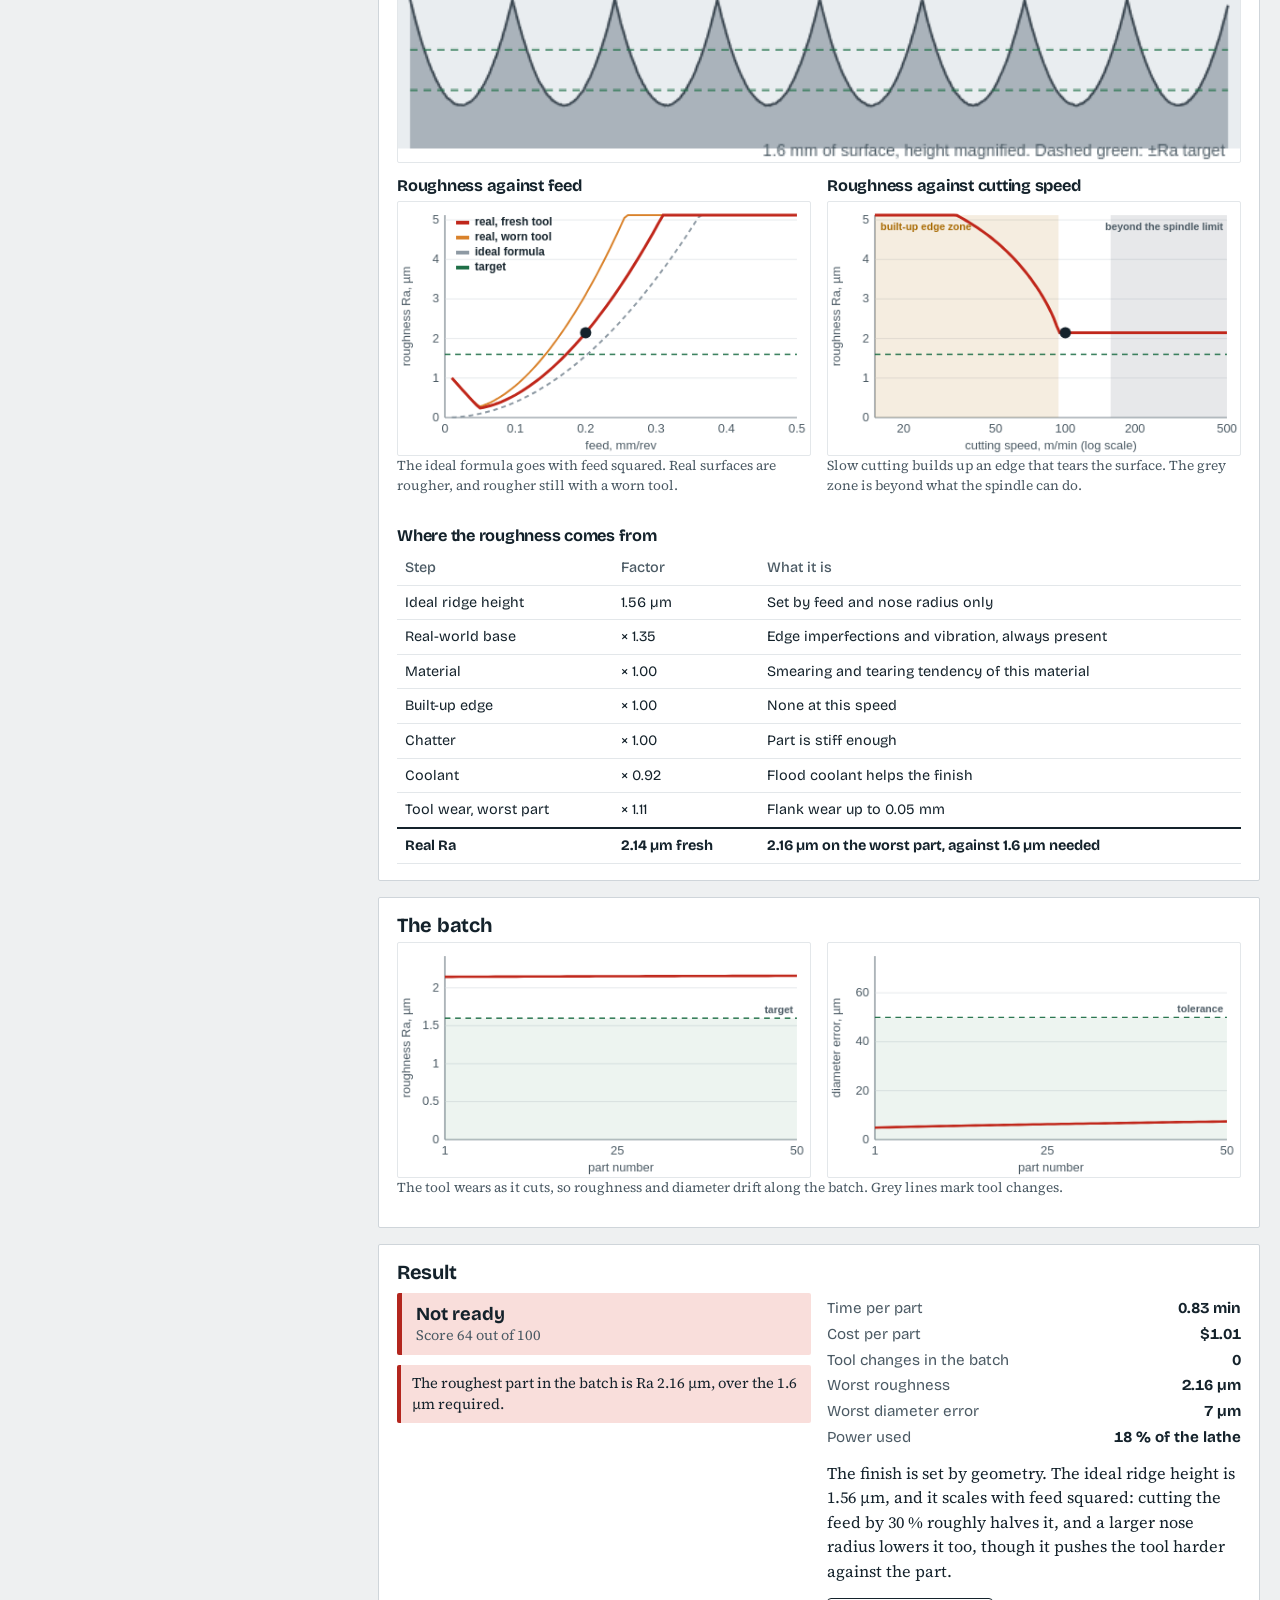
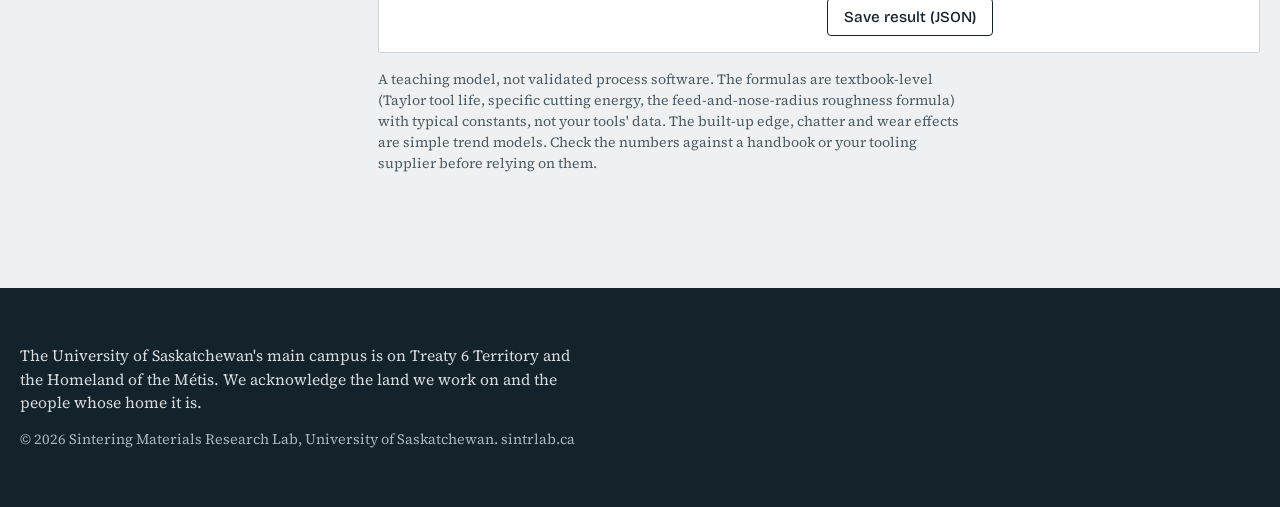
<file: simulators/machining.html>
<!DOCTYPE html>
<html lang="en">
<head>
<meta charset="utf-8">
<meta name="viewport" content="width=device-width, initial-scale=1">
<title>Machining | Sintrlab Quest | Sintering Materials Research Lab | University of Saskatchewan</title>
<meta name="description" content="Interactive turning simulator from the Sintering Materials Research Lab at the University of Saskatchewan. Choose cutting speed, feed and depth and follow the calculation through force, power and tool life to the surface roughness of the first and last part in a batch.">
<link rel="canonical" href="https://sintrlab.ca/simulators/machining.html">
<meta property="og:title" content="Machining | Sintrlab Quest | Sintering Materials Research Lab">
<meta property="og:description" content="Turn a shaft: cutting speed, feed and depth through to the surface finish.">
<meta property="og:url" content="https://sintrlab.ca/simulators/machining.html">
<meta property="og:type" content="website">
<meta name="theme-color" content="#EEF0F1">
<link rel="icon" type="image/svg+xml" href="../sintrlab_symbol.svg">
<link rel="preconnect" href="https://fonts.googleapis.com">
<link rel="preconnect" href="https://fonts.gstatic.com" crossorigin>
<link href="https://fonts.googleapis.com/css2?family=Bricolage+Grotesque:opsz,wght@12..96,500;12..96,700&family=Source+Serif+4:ital,opsz,wght@0,8..60,400;0,8..60,600;1,8..60,400&display=swap" rel="stylesheet">
<link rel="stylesheet" href="../site-shell.css">
<!--
  Machining simulator (beta v0.1). The simulator makes no network calls.
  The header, dropdown and footer come from ../site-nav.js; colours and fonts from ../site-shell.css.
-->
<style>
:root{--bg:#EEF0F1;--surface:#fff;--ink:#14222B;--ink-soft:#4b5a64;--line:#cfd5da;--line-soft:#e3e7ea;--accent:#C0271B;--accent-deep:#9f1f15;--accent-soft:#f6e1de;--ok:#1f6f47;--ok-soft:#dff0e6;--warn:#a86a00;--warn-soft:#fbefd2;--bad:#b3261e;--bad-soft:#f9dedb;--head:'Bricolage Grotesque','Segoe UI',system-ui,sans-serif;--body:'Source Serif 4',Georgia,serif}
*{box-sizing:border-box}
body{margin:0;background:var(--bg);color:var(--ink);font-family:var(--body);font-size:1.02rem;line-height:1.5}
h1,h2,h3,.btn,.chip,table,select{font-family:var(--head)}
h1{font-size:2.3rem;margin:0 0 6px;line-height:1.1}h2{font-size:1.25rem;margin:0 0 6px}h3{font-size:1.02rem;margin:18px 0 6px}
.wrap{max-width:1280px;margin:0 auto;padding:0 20px}
.top{padding:28px 0 8px}
.badge{display:inline-block;font:500 .78rem var(--head);color:var(--accent);border:1px solid var(--accent);border-radius:2px;padding:2px 8px;margin-left:10px;vertical-align:middle}
.sub{color:var(--ink-soft);max-width:78ch;margin:6px 0 0}.fine{font-size:.85rem;color:var(--ink-soft)}
.mission{margin-top:14px;padding:10px 14px;border:1px solid var(--line);border-left:4px solid var(--accent);background:var(--surface);border-radius:2px;display:flex;flex-wrap:wrap;gap:6px 10px;align-items:center}
.mission b{font:700 1.02rem var(--head);margin-right:6px}
.chip{font-size:.85rem;padding:2px 9px;border:1px solid var(--line);border-radius:2px;background:var(--bg);white-space:nowrap}
.grid{display:grid;grid-template-columns:minmax(280px,340px) minmax(0,1fr);gap:18px;margin:16px 0 40px;align-items:start}
.grid>*,.row2>*{min-width:0}
@media (max-width:980px){.grid{grid-template-columns:minmax(0,1fr)}}
.panel,.box{background:var(--surface);border:1px solid var(--line);border-radius:2px;padding:16px 18px}
.box{margin-bottom:16px}.panel h3:first-child{margin-top:0}
.slider{margin:0 0 9px}.slider label,.sl{display:flex;justify-content:space-between;font-size:.92rem;font-weight:500;font-family:var(--head);margin:6px 0 3px}
.slider label span{font-weight:700;font-variant-numeric:tabular-nums}
input[type=range]{width:100%;accent-color:var(--accent)}
select{width:100%;padding:7px 8px;border:1px solid var(--line);border-radius:2px;background:var(--bg);color:var(--ink);font-size:.9rem;margin-bottom:6px}
.seg{display:flex;border:1px solid var(--ink);border-radius:4px;overflow:hidden;margin:4px 0 10px}
.seg button{flex:1;padding:7px 3px;border:0;border-right:1px solid var(--ink);background:transparent;color:var(--ink);cursor:pointer;font:500 .85rem var(--head)}
.seg button:last-child{border-right:0}.seg button:hover{background:rgba(20,34,43,.08)}.seg button[aria-pressed="true"]{background:var(--ink);color:#fff}
.btn{display:inline-block;font-weight:500;font-size:.95rem;padding:9px 16px;border-radius:4px;border:1px solid var(--ink);background:transparent;color:var(--ink);cursor:pointer}
.btn.small{padding:5px 11px;font-size:.88rem;margin-top:8px}.btn:hover{background:rgba(20,34,43,.08)}
canvas{width:100%;height:auto;display:block;border:1px solid var(--line-soft);border-radius:2px;background:#fff}
.row2{display:grid;grid-template-columns:minmax(0,1fr) minmax(0,1fr);gap:16px;align-items:start}
@media (max-width:900px){.row2{grid-template-columns:minmax(0,1fr)}}
.tw{overflow-x:auto}
table{width:100%;border-collapse:collapse;font-size:.9rem}
th,td{padding:6px 8px;border-bottom:1px solid var(--line-soft);text-align:left;vertical-align:top}th{font-weight:500;color:var(--ink-soft)}
#work td.n{width:26px;color:var(--ink-soft)}#work td.st{font-weight:700;width:150px}#work td.fm{font-family:'Source Serif 4',Georgia,serif;color:var(--ink-soft)}#work td.rs{font-weight:700;width:30%}
#work tr.bad td.rs{color:var(--bad)}#work tr.warn td.rs{color:var(--warn)}#work tr.ok td.rs{color:var(--ink)}
#fac tr.hi td{background:var(--warn-soft)}#fac tr.tot td{font-weight:700;border-top:2px solid var(--ink)}
.verdict{padding:10px 14px;border-radius:2px;font:700 1.15rem var(--head);margin:4px 0 10px}
.verdict small{display:block;font:400 .9rem var(--body);color:var(--ink-soft)}
.verdict.ok{background:var(--ok-soft);border-left:5px solid var(--ok)}.verdict.bad{background:var(--bad-soft);border-left:5px solid var(--bad)}
.notes{margin:0 0 12px;padding:0;list-style:none}
.notes li{padding:8px 11px;border-radius:2px;margin:0 0 6px;font-size:.92rem;line-height:1.42;border-left:4px solid var(--line);background:var(--bg)}
li.ok{border-left-color:var(--ok);background:var(--ok-soft)}li.warn{border-left-color:var(--warn);background:var(--warn-soft)}li.bad{border-left-color:var(--bad);background:var(--bad-soft)}
.kv{display:grid;grid-template-columns:1fr auto;gap:3px 12px;margin:8px 0 12px;font-family:var(--head);font-size:.95rem}
.kv dt{color:var(--ink-soft)}.kv dd{margin:0;text-align:right;font-weight:700;font-variant-numeric:tabular-nums}
.disclaimer{font-size:.88rem;color:var(--ink-soft);max-width:85ch;margin:0 0 50px}
</style>
</head>
<body>
<a class="skip" href="#main">Skip to main content</a>
<div data-site-header></div>
<div class="top"><div class="wrap">
  <h1>Machining lab: turning<span class="badge">Beta v0.1</span></h1>
  <p class="sub">Turn a 20 mm shaft section on a lathe. Pick the cutting speed, feed and depth, and follow the calculation through spindle speed, time, force, power and tool life to the number that matters: the surface roughness, on the first part and on the last part of the batch.</p>
  <p class="fine">This is a beta. If something breaks or is confusing, <a href="mailto:anil.prasad@usask.ca?subject=Sintrlab%20Quest%20feedback%3A%20Machining%20(beta%20v0.1)">send feedback</a>.</p>
  <section class="mission" id="mission" aria-live="polite"></section>
</div></div>
<main id="main" class="wrap"><div class="grid">
  <aside class="panel" id="controls"></aside>
  <div>
    <div class="box"><h2>The calculation</h2>
      <div class="tw"><table id="work"></table></div>
      <p class="fine">Working for a 20 mm bar with 4 mm of radius to remove in passes of equal depth, 42 mm of cut length, one feed for all passes. Red and amber rows are the ones that need attention.</p></div>
    <div class="box"><h2>In the lathe</h2><canvas id="lathe" width="560" height="190" role="img" aria-label="Schematic of the turning cut"></canvas></div>
    <div class="box"><h2>The surface</h2>
      <canvas id="prof" width="560" height="260" role="img" aria-label="Surface profile of the first and last part"></canvas>
      <div class="row2" style="margin-top:14px">
        <div><h3 style="margin-top:0">Roughness against feed</h3><canvas id="cFeed" width="440" height="270"></canvas><p class="fine">The ideal formula goes with feed squared. Real surfaces are rougher, and rougher still with a worn tool.</p></div>
        <div><h3 style="margin-top:0">Roughness against cutting speed</h3><canvas id="cSpeed" width="440" height="270"></canvas><p class="fine">Slow cutting builds up an edge that tears the surface. The grey zone is beyond what the spindle can do.</p></div>
      </div>
      <h3>Where the roughness comes from</h3><div class="tw"><table id="fac"></table></div>
    </div>
    <div class="box"><h2>The batch</h2>
      <div class="row2">
        <div><canvas id="cBatchRa" width="440" height="250"></canvas></div>
        <div><canvas id="cBatchDe" width="440" height="250"></canvas></div>
      </div>
      <p class="fine">The tool wears as it cuts, so roughness and diameter drift along the batch. Grey lines mark tool changes.</p></div>
    <div class="box"><h2>Result</h2>
      <div class="row2"><div><div class="verdict" id="verdict"></div><ul class="notes" id="flags"></ul></div>
      <div><dl class="kv" id="kv"></dl><div id="insight"></div><button class="btn" id="saveBtn" type="button">Save result (JSON)</button></div></div></div>
    <p class="disclaimer">A teaching model, not validated process software. The formulas are textbook-level (Taylor tool life, specific cutting energy, the feed-and-nose-radius roughness formula) with typical constants, not your tools' data. The built-up edge, chatter and wear effects are simple trend models. Check the numbers against a handbook or your tooling supplier before relying on them.</p>
  </div>
</div></main>
<div data-site-footer></div>
<script src="../site-nav.js" defer></script>
<script>
(function(){
'use strict';
// ==== MODEL: turning a shaft ====
const clamp=(v,a,b)=>Math.max(a,Math.min(b,v));
const D0=20, LCUT=42, STOCK=4.0, KBASE=1.35, TOL=0.05, HANDLING=0.3, RATE=1.0, VBLIM=0.3;   // mm, mm, mm radial, mm, min, $/min, mm
const MATS={
  al6061:{n:'6061-T6 aluminum (wrought bar)',us:700,Vbue:110,kmat:1.0,E:69000,duct:true,V60:{hss:120,carb:350,coat:360}},
  a356f:{n:'A356 cast aluminum, as cast',us:800,Vbue:130,kmat:1.3,E:72000,duct:true,V60:{hss:40,carb:160,coat:175}},
  a356t6:{n:'A356 cast aluminum, T6 (heat treated)',us:900,Vbue:90,kmat:1.1,E:72000,duct:true,V60:{hss:35,carb:150,coat:165}},
  brass:{n:'Free-cutting brass (C360)',us:750,Vbue:35,kmat:0.9,E:100000,duct:false,V60:{hss:110,carb:260,coat:260}},
  steel:{n:'Mild steel (1018)',us:2200,Vbue:70,kmat:1.25,E:205000,duct:true,V60:{hss:30,carb:150,coat:230}}
};
const TOOLS={hss:{n:'High-speed steel',nx:0.125,bue:0.6,cost:6,fl:0.1},carb:{n:'Uncoated carbide',nx:0.25,bue:1.0,cost:9,fl:0},coat:{n:'Coated carbide',nx:0.28,bue:0.85,cost:12,fl:0}};
const HOLD={c40:{n:'Chuck only, 40 mm sticking out',L:40,mult:1},c100:{n:'Chuck only, 100 mm sticking out',L:100,mult:1},tail:{n:'Chuck and tailstock, 100 mm',L:100,mult:10}};
const MACH={bench:{n:'Bench lathe: 2500 rpm, 1.1 kW at the spindle',nmax:2500,pav:1100},room:{n:'Toolroom lathe: 3500 rpm, 3 kW at the spindle',nmax:3500,pav:3000}};

function stiffness(P){const m=MATS[P.mat],h=HOLD[P.hold],I=Math.PI*Math.pow(D0,4)/64;return 3*m.E*I/Math.pow(h.L,3)*h.mult;}   // N/mm
function raModel(P,f,Va,d,VB){
  const m=MATS[P.mat],t=TOOLS[P.tool],flood=P.cool==='flood';
  const ideal=f*f/(32*P.r)*1000;                                          // micrometres
  const Veff=m.Vbue*t.bue*(flood?0.85:1), b=Math.pow(clamp(1-Va/Veff,0,1),0.8), kBUE=1+2*b;
  const us=m.us*Math.pow(f/0.1,-0.2), Fc=us*f*d, k=stiffness(P), delta=Fc/k, kChat=1+3*clamp((delta-0.02)/0.06,0,1);
  const kCool=flood?0.92:1, kWear=1+0.6*VB/VBLIM;
  const floor=0.2+t.fl+1.0*clamp((0.05-f)/0.05,0,1);
  const ra=Math.sqrt(Math.pow(ideal*KBASE*m.kmat*kBUE*kChat*kCool*kWear,2)+floor*floor);
  return {ra,ideal,b,kBUE,kBase:KBASE,kMat:m.kmat,kChat,kCool,kWear,floor,Fc,us,delta,k};
}
function analyze(P){
  const m=MATS[P.mat],t=TOOLS[P.tool],mc=MACH[P.mach],flood=P.cool==='flood';
  const Nreq=1000*P.V/(Math.PI*D0), N=Math.min(Nreq,mc.nmax), Va=Math.PI*D0*N/1000;
  const F=P.f*N, tPass=LCUT/F, passes=Math.ceil(STOCK/P.d-1e-9), tCut=passes*tPass, tPart=tCut+HANDLING;
  const MRR=Va*1000*P.f*P.d;                                                 // mm3/min
  const r0=raModel(P,P.f,Va,P.d,0.05), Fc=r0.Fc, Pc=Fc*Va/60;
  const C=m.V60[P.tool]*Math.pow(60,t.nx), Ceff=C*Math.pow(0.15/P.f,0.25)*Math.pow(1/P.d,0.1)*(flood?1.15:1);
  const T=Math.min(5000,Math.pow(Ceff/Va,1/t.nx)), partsPerTool=T/tCut;
  const Fr=Fc*(0.25+0.25*P.r/0.8), k=r0.k, deflErr=2*Fr/k;
  const wear=tt=>Math.min(0.8,0.05+0.25*Math.pow(tt/T,0.8));
  const ra=[],de=[],vb=[],changes=[];let tcum=0,nChange=0;
  for(let i=0;i<P.batch;i++){
    if(tcum+tCut>T&&tcum>0){tcum=0;nChange++;changes.push(i);}
    const VB=wear(tcum+tCut/2);ra.push(raModel(P,P.f,Va,P.d,VB).ra);de.push(deflErr+2*0.35*(VB-0.05));vb.push(VB);tcum+=tCut;
  }
  const maxRa=Math.max(...ra),maxDe=Math.max(...de),batchTime=P.batch*tPart+nChange*1.0,cost=batchTime*RATE/P.batch+(nChange+1)*t.cost/P.batch;
  const flags=[],add=(l,s)=>flags.push([l,s]);
  if(Nreq>mc.nmax)add('warn','The spindle tops out at '+mc.nmax+' rpm, so the real cutting speed is '+Va.toFixed(0)+' m/min, not the '+P.V+' m/min you asked for.');
  if(Pc>mc.pav)add('bad','Overload: the cut needs '+(Pc/1000).toFixed(2)+' kW and this lathe gives '+(mc.pav/1000).toFixed(1)+' kW at the spindle. It stalls.');
  if(r0.b>0.6)add('bad','Built-up edge: at '+Va.toFixed(0)+' m/min this tool and material weld a lump of metal to the edge. It tears the surface. Cut faster.');
  else if(r0.b>0.25)add('warn','Some built-up edge at '+Va.toFixed(0)+' m/min. Going faster would clean up the finish.');
  if(r0.delta>0.05)add('bad','Chatter: the part flexes '+(r0.delta*1000).toFixed(0)+' µm under the cutting force and vibrates. Take a lighter cut, support the part, or use a smaller nose radius.');
  else if(r0.delta>0.02)add('warn','The part flexes '+(r0.delta*1000).toFixed(0)+' µm under the cut. Chatter is starting to show.');
  if(deflErr>TOL)add('bad','The tool is pushed away by about '+(deflErr*1000).toFixed(0)+' µm on the diameter, over the ±'+TOL+' mm tolerance, even with a fresh tool.');
  if(P.f<0.04)add('warn','A feed of '+P.f+' mm/rev is below the minimum chip thickness for this edge. The tool rubs instead of cutting and the finish gets worse.');
  if(P.f/2>P.r)add('warn','The feed is more than twice the nose radius, so the straight edge of the tool cuts the ridges and the ideal roughness formula no longer applies.');
  if(m.duct&&P.f<0.1&&Va>80)add('warn','Long ribbon chips are likely at this feed. They can wrap round the work and the tool.');
  if(T<tCut)add('bad','The tool is worn out before it finishes one part (life '+T.toFixed(1)+' min, a part needs '+tCut.toFixed(2)+' min).');
  else if(nChange>0)add('warn','The tool lasts about '+Math.floor(partsPerTool)+' parts. In a batch of '+P.batch+' you change it '+nChange+' times, and the finish and size drift between changes.');
  if(maxRa>P.target)add('bad','The roughest part in the batch is Ra '+maxRa.toFixed(2)+' µm, over the '+P.target+' µm required.');
  if(maxDe>TOL&&deflErr<=TOL)add('bad','Tool wear pushes the diameter '+(maxDe*1000).toFixed(0)+' µm off by the end of a tool life, over the ±'+TOL+' mm tolerance.');
  if(tPart>1.0)add('warn','Each part takes '+tPart.toFixed(2)+' min, over the 1.0 min budget.');
  const nBad=flags.filter(f=>f[0]==='bad').length;
  const accepted=nBad===0&&maxRa<=P.target&&maxDe<=TOL&&tPart<=1.0;
  let score=100-nBad*22;if(maxRa>P.target)score-=Math.min(25,(maxRa/P.target-1)*40);if(tPart>1)score-=Math.min(15,(tPart-1)*20);score=Math.max(0,Math.round(score));
  return {Nreq,N,Va,F,tPass,passes,tCut,tPart,MRR,Fc,Pc,us:r0.us,T,partsPerTool,C,Ceff,Fr,k,deflErr,r0,ra,de,vb,changes,nChange,maxRa,maxDe,batchTime,cost,flags,nBad,accepted,score,Vmax:Math.PI*D0*mc.nmax/1000,Veff:m.Vbue*t.bue*(flood?0.85:1),wear};
}
// ==== END MODEL ====

// ==== RENDER ====
function mulberry32(a){return function(){a|=0;a=(a+0x6D2B79F5)|0;let x=Math.imul(a^(a>>>15),1|a);x=(x+Math.imul(x^(x>>>7),61|x))^x;return((x^(x>>>14))>>>0)/4294967296;};}
function niceTicks(max,n){const raw=max/n,mag=Math.pow(10,Math.floor(Math.log10(raw))),f=raw/mag,s=(f<1.5?1:f<3?2:f<7?5:10)*mag,out=[];for(let v=0;v<=max+1e-9;v+=s)out.push(+v.toFixed(6));return out;}
function chartFrame(ctx,W,H,L,R,T,B,x0,x1,y0,y1,xl,yl,xt,yt,xmap){
  ctx.clearRect(0,0,W,H);const mx=xmap||(v=>v),a0=mx(x0),a1=mx(x1);
  const sx=v=>L+(R-L)*(mx(v)-a0)/(a1-a0),sy=v=>B-(B-T)*(v-y0)/(y1-y0);
  ctx.strokeStyle='#5a6872';ctx.lineWidth=1;ctx.beginPath();ctx.moveTo(L,T);ctx.lineTo(L,B);ctx.lineTo(R,B);ctx.stroke();
  ctx.font='13px sans-serif';ctx.fillStyle='#4b5a64';ctx.textAlign='right';
  yt.forEach(v=>{ctx.fillText(v,L-6,sy(v)+4);ctx.strokeStyle='#d4d9de';ctx.lineWidth=.6;ctx.beginPath();ctx.moveTo(L,sy(v));ctx.lineTo(R,sy(v));ctx.stroke();});
  ctx.textAlign='center';xt.forEach(v=>{ctx.fillStyle='#4b5a64';ctx.fillText(v,sx(v),B+16);});
  ctx.fillText(xl,(L+R)/2,H-6);ctx.save();ctx.translate(13,(T+B)/2);ctx.rotate(-Math.PI/2);ctx.fillText(yl,0,0);ctx.restore();
  return {sx,sy};
}
function line(ctx,pts,f,col,w,dash){ctx.strokeStyle=col;ctx.lineWidth=w;ctx.setLineDash(dash||[]);ctx.beginPath();let first=true;pts.forEach(p=>{const x=f.sx(p[0]),y=f.sy(p[1]);if(first){ctx.moveTo(x,y);first=false;}else ctx.lineTo(x,y);});ctx.stroke();ctx.setLineDash([]);}

/* ---------- surface profile ---------- */
function synthProfile(P,a,Ra,seed){
  const n=560,Lmm=1.6,rnd=mulberry32(seed),z=new Float32Array(n),r0=a.r0;
  const f=P.f,r=P.r,ideal=r0.ideal;
  // smooth random noise for built-up edge tearing
  const nz=new Float32Array(n);let acc=0;for(let i=0;i<n;i++){acc=acc*0.82+(rnd()-0.5);nz[i]=acc;}
  const ph=rnd()*6.283;
  for(let i=0;i<n;i++){
    const x=i/n*Lmm,xp=((x/f)%1)-0.5,xc=xp*f;
    let zi=1000*(r-Math.sqrt(Math.max(0,r*r-xc*xc)));
    zi+=nz[i]*(ideal*2.2*r0.b+0.03);
    zi+=Math.sin(x/0.28*6.283+ph)*ideal*1.2*(r0.kChat-1);
    zi+=(rnd()-0.5)*0.05;
    z[i]=zi;
  }
  let m=0;for(let i=0;i<n;i++)m+=z[i];m/=n;let ra=0;for(let i=0;i<n;i++)ra+=Math.abs(z[i]-m);ra/=n;
  const s=ra>1e-9?Ra/ra:1;for(let i=0;i<n;i++)z[i]=(z[i]-m)*s;
  return z;
}
function drawProfiles(ctx,W,H,P,a){
  ctx.clearRect(0,0,W,H);
  const zs=[synthProfile(P,a,a.ra[0],5),synthProfile(P,a,a.ra[a.ra.length-1],5)];
  let md=0;zs.forEach(z=>z.forEach(v=>{md=Math.max(md,Math.abs(v));}));md=Math.max(md,P.target*1.6);
  const panelH=(H-10)/2,labs=['Part 1 (fresh tool)','Part '+P.batch+(P.batch>1?' (last)':'')],ras=[a.ra[0],a.ra[a.ra.length-1]];
  zs.forEach((z,k)=>{
    const y0=5+k*(panelH+0),mid=y0+panelH*0.55,sc=(panelH*0.38)/md,n=z.length,x0=8,x1=W-8;
    ctx.fillStyle='#e9edf0';ctx.fillRect(0,y0,W,panelH-4);
    ctx.fillStyle='#aab3bb';ctx.beginPath();ctx.moveTo(x0,y0+panelH-4);
    for(let i=0;i<n;i++)ctx.lineTo(x0+(x1-x0)*i/(n-1),mid-z[i]*sc);ctx.lineTo(x1,y0+panelH-4);ctx.closePath();ctx.fill();
    ctx.strokeStyle='#3a4650';ctx.lineWidth=1.6;ctx.beginPath();for(let i=0;i<n;i++){const x=x0+(x1-x0)*i/(n-1),y=mid-z[i]*sc;i?ctx.lineTo(x,y):ctx.moveTo(x,y);}ctx.stroke();
    ctx.strokeStyle='#1f6f47';ctx.setLineDash([5,4]);ctx.lineWidth=1;[-1,1].forEach(sg=>{ctx.beginPath();ctx.moveTo(x0,mid-sg*P.target*sc);ctx.lineTo(x1,mid-sg*P.target*sc);ctx.stroke();});ctx.setLineDash([]);
    ctx.fillStyle=ras[k]<=P.target?'#1f6f47':'#b3261e';ctx.font='700 13px sans-serif';ctx.textAlign='left';ctx.fillText(labs[k]+': Ra '+ras[k].toFixed(2)+' µm',12,y0+16);
  });
  ctx.fillStyle='#4b5a64';ctx.font='11px sans-serif';ctx.textAlign='right';ctx.fillText('1.6 mm of surface, height magnified. Dashed green: ±Ra target',W-10,H-4);
}

/* ---------- charts ---------- */
function drawRaFeed(c,P,a){
  const ctx=c.getContext('2d'),W=c.width,H=c.height,ymax=Math.max(3,Math.min(12,P.target*3.2));
  const f=chartFrame(ctx,W,H,50,W-14,14,H-40,0,0.5,0,ymax,'feed, mm/rev','roughness Ra, µm',[0,0.1,0.2,0.3,0.4,0.5],niceTicks(ymax,5));
  const ide=[],fresh=[],worn=[];for(let i=0;i<=100;i++){const ff=Math.max(0.01,0.5*i/100);ide.push([ff,Math.min(ymax,ff*ff/(32*P.r)*1000)]);fresh.push([ff,Math.min(ymax,raModel(P,ff,a.Va,P.d,0.05).ra)]);worn.push([ff,Math.min(ymax,raModel(P,ff,a.Va,P.d,VBLIM).ra)]);}
  ctx.setLineDash([6,5]);ctx.strokeStyle='#1f6f47';ctx.lineWidth=1.4;ctx.beginPath();ctx.moveTo(f.sx(0),f.sy(P.target));ctx.lineTo(f.sx(0.5),f.sy(P.target));ctx.stroke();ctx.setLineDash([]);
  line(ctx,ide,f,'#8d99a3',2,[5,4]);line(ctx,worn,f,'#d9822b',2);line(ctx,fresh,f,'#c0271b',3);
  ctx.fillStyle='#14222B';ctx.beginPath();ctx.arc(f.sx(P.f),f.sy(Math.min(ymax,a.r0.ra)),6,0,6.283);ctx.fill();
  ctx.font='600 12px sans-serif';ctx.textAlign='left';[['#c0271b','real, fresh tool'],['#d9822b','real, worn tool'],['#8d99a3','ideal formula'],['#1f6f47','target']].forEach((l,i)=>{ctx.fillStyle=l[0];ctx.fillRect(62,20+i*16,14,4);ctx.fillStyle='#14222B';ctx.fillText(l[1],82,25+i*16);});
}
function drawRaSpeed(c,P,a){
  const ctx=c.getContext('2d'),W=c.width,H=c.height,ymax=Math.max(3,Math.min(12,P.target*3.2)),xm=v=>Math.log(v);
  const f=chartFrame(ctx,W,H,50,W-14,14,H-40,15,500,0,ymax,'cutting speed, m/min (log scale)','roughness Ra, µm',[20,50,100,200,500],niceTicks(ymax,5),xm);
  ctx.fillStyle='rgba(168,106,0,.12)';ctx.fillRect(f.sx(15),14,f.sx(a.Veff)-f.sx(15),H-54);
  ctx.fillStyle='rgba(120,130,140,.18)';const xv=Math.min(500,a.Vmax);ctx.fillRect(f.sx(xv),14,f.sx(500)-f.sx(xv),H-54);
  ctx.setLineDash([6,5]);ctx.strokeStyle='#1f6f47';ctx.lineWidth=1.4;ctx.beginPath();ctx.moveTo(f.sx(15),f.sy(P.target));ctx.lineTo(f.sx(500),f.sy(P.target));ctx.stroke();ctx.setLineDash([]);
  const pts=[];for(let i=0;i<=120;i++){const V=15*Math.pow(500/15,i/120),Va=Math.min(V,a.Vmax);pts.push([V,Math.min(ymax,raModel(P,P.f,Va,P.d,0.05).ra)]);}
  line(ctx,pts,f,'#c0271b',3);
  ctx.fillStyle='#14222B';ctx.beginPath();ctx.arc(f.sx(Math.max(15,Math.min(500,P.V))),f.sy(Math.min(ymax,a.r0.ra)),6,0,6.283);ctx.fill();
  ctx.font='600 11px sans-serif';ctx.textAlign='left';ctx.fillStyle='#a86a00';ctx.fillText('built-up edge zone',f.sx(15)+6,30);
  if(a.Vmax<500){ctx.fillStyle='#4b5a64';ctx.textAlign='right';ctx.fillText('beyond the spindle limit',W-18,30);}
}
function drawBatch(c,P,a,kind){
  const ctx=c.getContext('2d'),W=c.width,H=c.height,B=P.batch,data=kind==='ra'?a.ra:a.de.map(v=>v*1000),lim=kind==='ra'?P.target:TOL*1000;
  const ymax=Math.max(lim*1.5,Math.max(...data)*1.12);
  const xt=B<=5?[1,2,3,4,5]:[1,Math.round(B/2),B];
  const f=chartFrame(ctx,W,H,50,W-14,14,H-40,1,Math.max(2,B),0,ymax,'part number',kind==='ra'?'roughness Ra, µm':'diameter error, µm',xt,niceTicks(ymax,5));
  ctx.fillStyle='rgba(31,111,71,.08)';ctx.fillRect(f.sx(1),f.sy(lim),f.sx(Math.max(2,B))-f.sx(1),f.sy(0)-f.sy(lim));
  ctx.setLineDash([6,5]);ctx.strokeStyle='#1f6f47';ctx.lineWidth=1.4;ctx.beginPath();ctx.moveTo(f.sx(1),f.sy(lim));ctx.lineTo(f.sx(Math.max(2,B)),f.sy(lim));ctx.stroke();ctx.setLineDash([]);
  a.changes.forEach(i=>{ctx.strokeStyle='#8d99a3';ctx.lineWidth=1;ctx.beginPath();ctx.moveTo(f.sx(i+1),14);ctx.lineTo(f.sx(i+1),H-40);ctx.stroke();});
  if(B<=5){data.forEach((v,i)=>{ctx.fillStyle=v<=lim?'#1f6f47':'#b3261e';const x=f.sx(i+1);ctx.fillRect(x-14,f.sy(v),28,f.sy(0)-f.sy(v));});}
  else line(ctx,data.map((v,i)=>[i+1,v]),f,'#c0271b',2.6);
  ctx.font='600 11px sans-serif';ctx.fillStyle='#4b5a64';ctx.textAlign='right';ctx.fillText(kind==='ra'?'target':'tolerance',W-18,f.sy(lim)-5);
  if(a.changes.length){ctx.textAlign='left';ctx.fillText('grey lines: tool changes',60,28);}
}

/* ---------- the cutting animation ---------- */
function drawLathe(ctx,W,H,t,P,a){
  ctx.clearRect(0,0,W,H);const cy=100,sc=3,rS=14*sc,rT=10*sc,x0=78,x1=W-30;
  const chat=a.r0.kChat-1,bue=a.r0.b;
  // stock, turned part ahead of the tool
  const cyc=((t/7000)%1),xt=x1-(x1-x0-8)*cyc;
  ctx.fillStyle='#c8d0d6';ctx.fillRect(x0,cy-rS,xt-x0,2*rS);
  ctx.fillStyle='#e9edf0';ctx.fillRect(xt,cy-rS,x1-xt,2*rS);
  // turned surface (smaller diameter) to the right of the tool
  ctx.fillStyle='#b6bfc7';ctx.fillRect(xt,cy-rT,x1-xt,2*rT);
  // feed ridges
  const pitch=clamp(P.f*60,5,26);ctx.strokeStyle='rgba(58,70,80,.5)';ctx.lineWidth=1;
  for(let x=xt+4;x<x1;x+=pitch){const wob=Math.sin(x*0.09)*chat*4;ctx.beginPath();ctx.moveTo(x,cy-rT+wob);ctx.lineTo(x,cy+rT+wob);ctx.stroke();}
  // rotation streaks on the stock
  ctx.strokeStyle='rgba(120,130,140,.55)';ctx.lineWidth=1.5;const sp=(a.N/2500)*90;
  for(let k=0;k<6;k++){const y=cy-rS+(((t/1000)*sp+k*(2*rS/6))%(2*rS));ctx.beginPath();ctx.moveTo(x0,y);ctx.lineTo(xt,y);ctx.stroke();}
  // chuck
  ctx.fillStyle='#3a4650';ctx.fillRect(14,cy-48,x0-14,96);ctx.fillStyle='#4d5b67';ctx.fillRect(x0-8,cy-40,8,80);
  // tool
  const vib=Math.sin(t/55)*chat*3,tipY=cy-rT+vib;
  ctx.fillStyle='#d9822b';ctx.beginPath();ctx.moveTo(xt,tipY);ctx.lineTo(xt+34,tipY-10);ctx.lineTo(xt+90,tipY-52);ctx.lineTo(xt+110,tipY-38);ctx.lineTo(xt+52,tipY+2);ctx.closePath();ctx.fill();
  ctx.strokeStyle='#7a4a12';ctx.lineWidth=1.2;ctx.stroke();
  if(bue>0.05){ctx.fillStyle='#8a949e';ctx.beginPath();ctx.arc(xt+4,tipY-3,2+7*bue,0,6.283);ctx.fill();}
  // chip
  const long=MATS[P.mat].duct&&P.f<0.12&&a.Va>60;
  ctx.strokeStyle=P.mat==='steel'?'#8a7a9a':'#b4bcc3';ctx.lineWidth=2.6;ctx.lineCap='round';
  if(long){ctx.beginPath();for(let i=0;i<=40;i++){const u=i/40,x=xt+30+u*70+Math.sin(u*14-t/90)*5,y=tipY-12-u*52+Math.cos(u*10-t/110)*8;i?ctx.lineTo(x,y):ctx.moveTo(x,y);}ctx.stroke();}
  else{for(let k=0;k<6;k++){const u=((t/700)+k/6)%1,x=xt+34+u*60,y=tipY-12-u*40+u*u*55;ctx.save();ctx.translate(x,y);ctx.rotate(u*5+k);ctx.beginPath();ctx.moveTo(-4,0);ctx.lineTo(4,0);ctx.stroke();ctx.restore();}}
  ctx.lineCap='butt';
  ctx.fillStyle='#14222B';ctx.font='600 12px sans-serif';ctx.textAlign='left';ctx.fillText(a.N.toFixed(0)+' rpm, '+a.F.toFixed(0)+' mm/min feed, '+P.d+' mm depth, '+a.passes+' passes',18,22);
  ctx.font='11px sans-serif';ctx.fillStyle='#4b5a64';ctx.fillText('Schematic, not to scale. Speed of the animation is not real time.',18,H-8);
}
// ==== END RENDER ====

// ==== UI ====
const $=id=>document.getElementById(id);
const fx=(v,n)=>v.toFixed(n);
const CTRL=[
 {g:'Workpiece and machine',items:[
  {k:'mat',type:'select',l:'Material',opts:Object.keys(MATS).map(k=>[k,MATS[k].n])},
  {k:'hold',type:'select',l:'Work holding',opts:Object.keys(HOLD).map(k=>[k,HOLD[k].n])},
  {k:'mach',type:'select',l:'Lathe',opts:Object.keys(MACH).map(k=>[k,MACH[k].n])}]},
 {g:'Tool',items:[
  {k:'tool',type:'seg',l:'Tool material',opts:[['hss','HSS'],['carb','Carbide'],['coat','Coated']]},
  {k:'r',type:'seg',num:true,l:'Nose radius',opts:[[0.2,'0.2 mm'],[0.4,'0.4 mm'],[0.8,'0.8 mm'],[1.2,'1.2 mm']]},
  {k:'cool',type:'seg',l:'Coolant',opts:[['dry','Dry'],['flood','Flood']]}]},
 {g:'Cutting data',items:[
  {k:'V',type:'range',l:'Cutting speed',min:20,max:400,step:5,fmt:v=>v+' m/min'},
  {k:'f',type:'range',l:'Feed',min:0.02,max:0.5,step:0.01,fmt:v=>fx(v,2)+' mm/rev'},
  {k:'d',type:'range',l:'Depth of cut',min:0.1,max:3,step:0.1,fmt:v=>fx(v,1)+' mm'}]},
 {g:'The job',items:[
  {k:'batch',type:'seg',num:true,l:'Batch size',opts:[[5,'5 parts'],[50,'50 parts'],[500,'500 parts']]},
  {k:'target',type:'seg',num:true,l:'Required finish, Ra',opts:[[3.2,'3.2 µm'],[1.6,'1.6 µm'],[0.8,'0.8 µm']]}]}
];
const DEF={mat:'al6061',hold:'c40',mach:'bench',tool:'carb',r:0.8,cool:'flood',V:100,f:0.2,d:1.0,batch:50,target:1.6};
let P=Object.assign({},DEF),A=null;

function buildControls(){
  const box=$('controls');box.innerHTML='';let n=0;
  CTRL.forEach(grp=>{
    const h=document.createElement('h3');h.textContent=(++n)+'. '+grp.g;box.appendChild(h);
    grp.items.forEach(c=>{
      const w=document.createElement('div');
      if(c.type==='select'){w.innerHTML='<label class="sl" for="c_'+c.k+'">'+c.l+'</label><select id="c_'+c.k+'">'+c.opts.map(o=>'<option value="'+o[0]+'"'+(P[c.k]===o[0]?' selected':'')+'>'+o[1]+'</option>').join('')+'</select>';
        w.querySelector('select').addEventListener('change',e=>{P[c.k]=e.target.value;changed();});}
      else if(c.type==='seg'){w.innerHTML='<div class="fine">'+c.l+'</div><div class="seg">'+c.opts.map(o=>'<button type="button" data-v="'+o[0]+'" aria-pressed="'+(String(P[c.k])===String(o[0]))+'">'+o[1]+'</button>').join('')+'</div>';
        w.querySelector('.seg').addEventListener('click',e=>{const b=e.target.closest('button');if(!b)return;P[c.k]=c.num?+b.dataset.v:b.dataset.v;w.querySelectorAll('button').forEach(x=>x.setAttribute('aria-pressed',x===b));changed();});}
      else{w.className='slider';w.innerHTML='<label for="c_'+c.k+'">'+c.l+' <span id="o_'+c.k+'"></span></label><input type="range" id="c_'+c.k+'" min="'+c.min+'" max="'+c.max+'" step="'+c.step+'" value="'+P[c.k]+'">';
        const inp=w.querySelector('input');inp.addEventListener('input',()=>{P[c.k]=+inp.value;outs();changed();});}
      box.appendChild(w);
    });
  });
  const b=document.createElement('button');b.type='button';b.className='btn small';b.textContent='Reset to the starting recipe';b.addEventListener('click',()=>{P=Object.assign({},DEF);buildControls();changed();});box.appendChild(b);
  outs();
}
function outs(){CTRL.forEach(g=>g.items.forEach(c=>{if(c.type==='range'){const o=$('o_'+c.k);if(o)o.textContent=c.fmt(P[c.k]);}}));}
function changed(){A=analyze(P);render();}

function workings(){
  const m=MATS[P.mat],t=TOOLS[P.tool],mc=MACH[P.mach],a=A,rows=[];
  const lim=a.Nreq>mc.nmax;
  rows.push(['Spindle speed','N = 1000 × V ÷ (π × D) = 1000 × '+P.V+' ÷ (π × '+D0+')',fx(a.Nreq,0)+' rpm'+(lim?', capped at '+mc.nmax+' rpm: real cutting speed '+fx(a.Va,0)+' m/min':' (limit '+mc.nmax+' rpm)'),lim?'warn':'ok']);
  rows.push(['Feed rate','F = f × N = '+fx(P.f,2)+' × '+fx(a.N,0),fx(a.F,0)+' mm/min','ok']);
  rows.push(['Time','passes = stock ÷ depth = '+STOCK+' ÷ '+fx(P.d,1)+' = '+a.passes+'; time = passes × L ÷ F = '+a.passes+' × '+LCUT+' ÷ '+fx(a.F,0)+', plus '+HANDLING+' min handling',fx(a.tCut,2)+' min cutting, '+fx(a.tPart,2)+' min per part',a.tPart>1?'warn':'ok']);
  rows.push(['Material removal rate','MRR = V × f × d = '+fx(a.Va,0)+' × '+fx(P.f,2)+' × '+fx(P.d,1),fx(a.MRR/1000,1)+' cm³/min','ok']);
  rows.push(['Cutting force and power','Fc = u × f × d = '+fx(a.us,0)+' N/mm² × '+fx(P.f,2)+' × '+fx(P.d,1)+'; P = Fc × V ÷ 60',fx(a.Fc,0)+' N, '+fx(a.Pc/1000,2)+' kW (lathe gives '+fx(mc.pav/1000,1)+' kW)',a.Pc>mc.pav?'bad':'ok']);
  rows.push(['Tool life (Taylor)','V × Tⁿ = C, n = '+t.nx+', C = '+fx(a.C,0)+' scaled for feed, depth and coolant = '+fx(a.Ceff,0)+'; T = (C ÷ V)^(1/n)',a.T>=5000?'over 5000 min':fx(a.T,0)+' min, about '+fx(a.partsPerTool,0)+' parts per edge',a.T<a.tCut?'bad':'ok']);
  rows.push(['Ideal roughness','Ra = f² ÷ (32 × r) = '+fx(P.f,2)+'² ÷ (32 × '+P.r+') × 1000',fx(a.r0.ideal,2)+' µm','ok']);
  rows.push(['Real roughness','ideal × '+a.r0.kBase+' (real-world base) × '+fx(a.r0.kMat,2)+' (material) × '+fx(a.r0.kBUE,2)+' (built-up edge) × '+fx(a.r0.kChat,2)+' (chatter) × '+fx(a.r0.kCool,2)+' (coolant) × '+fx(a.r0.kWear,2)+' (wear)',fx(a.ra[0],2)+' µm on part 1, worst '+fx(a.maxRa,2)+' µm (need '+P.target+')',a.maxRa>P.target?'bad':'ok']);
  rows.push(['Diameter error','tool push-off 2 × Fr ÷ k = 2 × '+fx(a.Fr,0)+' N ÷ '+fx(a.k,0)+' N/mm, plus wear',fx(a.deflErr*1000,0)+' µm from push-off, worst '+fx(a.maxDe*1000,0)+' µm in the batch (tolerance ±'+TOL*1000+')',a.maxDe>TOL?'bad':'ok']);
  return rows;
}
function render(){
  const a=A,m=MATS[P.mat];
  $('mission').innerHTML='<b>Mission: turn the shaft section</b><span class="chip">Ra '+P.target+' µm or better on every part</span><span class="chip">diameter within ±'+TOL+' mm on every part</span><span class="chip">1.0 min or less per part</span><span class="chip">no overload, chatter or tool failure</span>';
  $('work').innerHTML=workings().map((r,i)=>'<tr class="'+r[3]+'"><td class="n">'+(i+1)+'</td><td class="st">'+r[0]+'</td><td class="fm">'+r[1]+'</td><td class="rs">'+r[2]+'</td></tr>').join('');
  $('verdict').className='verdict '+(a.accepted?'ok':'bad');$('verdict').innerHTML=(a.accepted?'Job accepted':'Not ready')+'<small>Score '+a.score+' out of 100</small>';
  $('flags').innerHTML=(a.flags.length?a.flags:[['ok','No problems found with this setup.']]).map(f=>'<li class="'+f[0]+'">'+f[1]+'</li>').join('');
  const maxVB=Math.max(...a.vb),rW=raModel(P,P.f,a.Va,P.d,maxVB),r0=a.r0;
  const fac=(n,v,why,nohi)=>'<tr class="'+(!nohi&&Math.abs(v-1)>0.15?'hi':'')+'"><td>'+n+'</td><td>'+(typeof v==='number'?'× '+fx(v,2):v)+'</td><td>'+why+'</td></tr>';
  $('fac').innerHTML='<tr><th>Step</th><th>Factor</th><th>What it is</th></tr>'+
    '<tr><td>Ideal ridge height</td><td>'+fx(r0.ideal,2)+' µm</td><td>Set by feed and nose radius only</td></tr>'+
    fac('Real-world base',r0.kBase,'Edge imperfections and vibration, always present',true)+
    fac('Material',r0.kMat,m.n.indexOf('A356')>=0?'Silicon particles and porosity pull out; T6 is cleaner than as cast':'Smearing and tearing tendency of this material')+
    fac('Built-up edge',r0.kBUE,r0.b>0.02?'Lump welded to the edge below about '+fx(a.Veff,0)+' m/min':'None at this speed')+
    fac('Chatter',r0.kChat,r0.delta>0.02?'Part flexes '+fx(r0.delta*1000,0)+' µm under the cut':'Part is stiff enough')+
    fac('Coolant',r0.kCool,P.cool==='flood'?'Flood coolant helps the finish':'Dry',true)+
    fac('Tool wear, worst part',rW.kWear,'Flank wear up to '+fx(maxVB,2)+' mm')+
    '<tr class="tot"><td>Real Ra</td><td>'+fx(a.ra[0],2)+' µm fresh</td><td>'+fx(a.maxRa,2)+' µm on the worst part, against '+P.target+' µm needed</td></tr>';
  const util=a.Pc/MACH[P.mach].pav*100;
  const kv=[['Time per part',fx(a.tPart,2)+' min'],['Cost per part',' $'+fx(a.cost,2)],['Tool changes in the batch',String(a.nChange)],['Worst roughness',fx(a.maxRa,2)+' µm'],['Worst diameter error',fx(a.maxDe*1000,0)+' µm'],['Power used',fx(Math.min(999,util),0)+' % of the lathe']];
  $('kv').innerHTML=kv.map(r=>'<dt>'+r[0]+'</dt><dd>'+r[1]+'</dd>').join('');
  const big=[['Material',r0.kMat],['Built-up edge',r0.kBUE],['Chatter',r0.kChat],['Tool wear',rW.kWear]].sort((x,y)=>y[1]-x[1])[0];
  let ins;
  if(big[1]>1.3)ins='The biggest thing hurting the finish is <b>'+big[0].toLowerCase()+'</b> (× '+fx(big[1],2)+'). Fix that before touching the feed.';
  else if(a.r0.ideal*r0.kBase*r0.kMat>P.target*0.9)ins='The finish is set by geometry. The ideal ridge height is '+fx(r0.ideal,2)+' µm, and it scales with feed squared: cutting the feed by 30 % roughly halves it, and a larger nose radius lowers it too, though it pushes the tool harder against the part.';
  else ins='The finish is comfortably inside the target. Look at what you can trade: a bigger feed or depth shortens the cycle, until chatter, power or tolerance push back.';
  $('insight').innerHTML='<p>'+ins+'</p>';
  drawProfiles($('prof').getContext('2d'),$('prof').width,$('prof').height,P,a);
  drawRaFeed($('cFeed'),P,a);drawRaSpeed($('cSpeed'),P,a);drawBatch($('cBatchRa'),P,a,'ra');drawBatch($('cBatchDe'),P,a,'de');
}
function save(){
  const a=A,rec={tool:'Machining lab: turning (standalone beta v0.1)',saved:new Date().toISOString(),settings:P,
    result:{accepted:a.accepted,score:a.score,spindle_rpm:+fx(a.N,0),cutting_speed_mpm:+fx(a.Va,0),feed_rate_mm_min:+fx(a.F,0),time_per_part_min:+fx(a.tPart,2),passes:a.passes,force_N:+fx(a.Fc,0),power_kW:+fx(a.Pc/1000,2),tool_life_min:+fx(a.T,1),
      ra_part1_um:+fx(a.ra[0],2),ra_worst_um:+fx(a.maxRa,2),diameter_error_worst_um:+fx(a.maxDe*1000,0),tool_changes:a.nChange,cost_per_part:+fx(a.cost,2),flags:a.flags.map(f=>f[0]+': '+f[1])}};
  const u=URL.createObjectURL(new Blob([JSON.stringify(rec,null,2)],{type:'application/json'})),l=document.createElement('a');l.href=u;l.download='machining-lab-turning.json';document.body.appendChild(l);l.click();l.remove();setTimeout(()=>URL.revokeObjectURL(u),500);
}
// animation loop
(function loop(t){const c=$('lathe');if(c&&A)drawLathe(c.getContext('2d'),c.width,c.height,t,P,A);requestAnimationFrame(loop);})(0);
$('saveBtn').addEventListener('click',save);
buildControls();changed();

})();
</script>
</body>
</html>
</file>
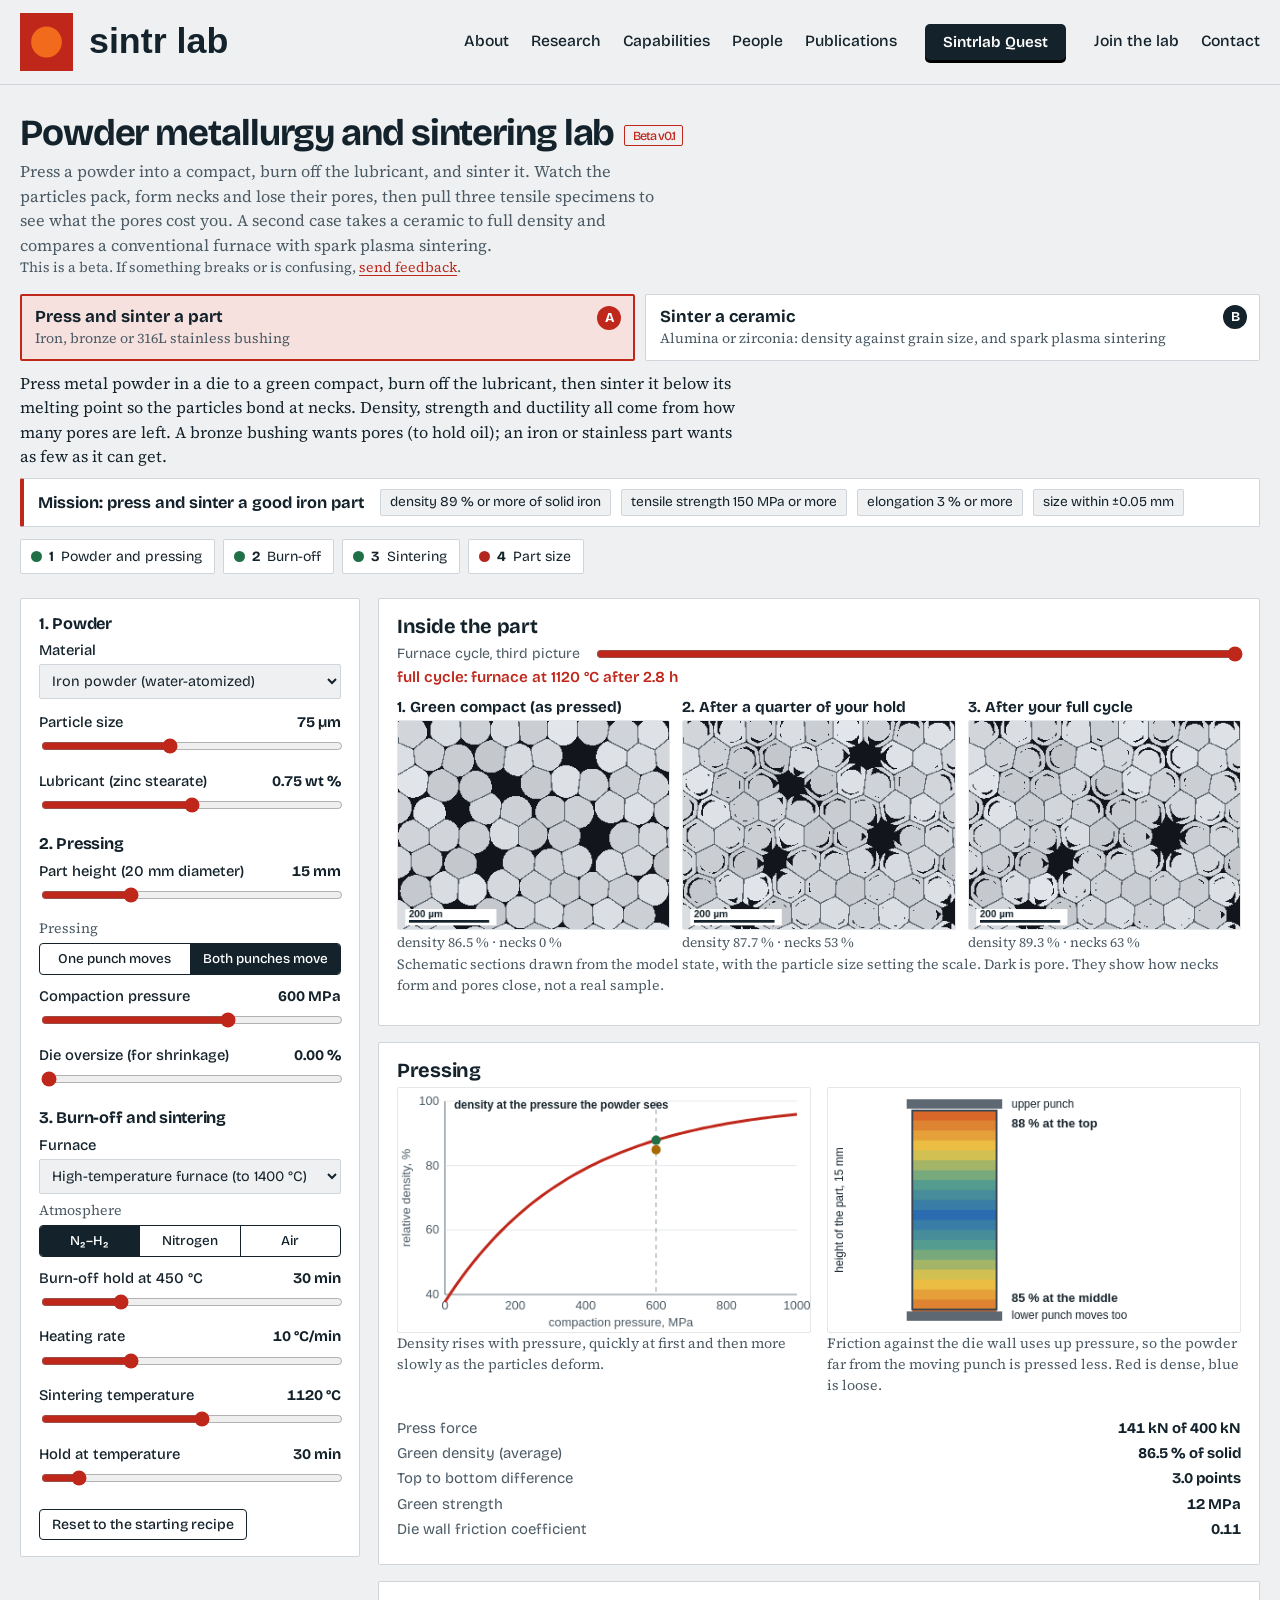
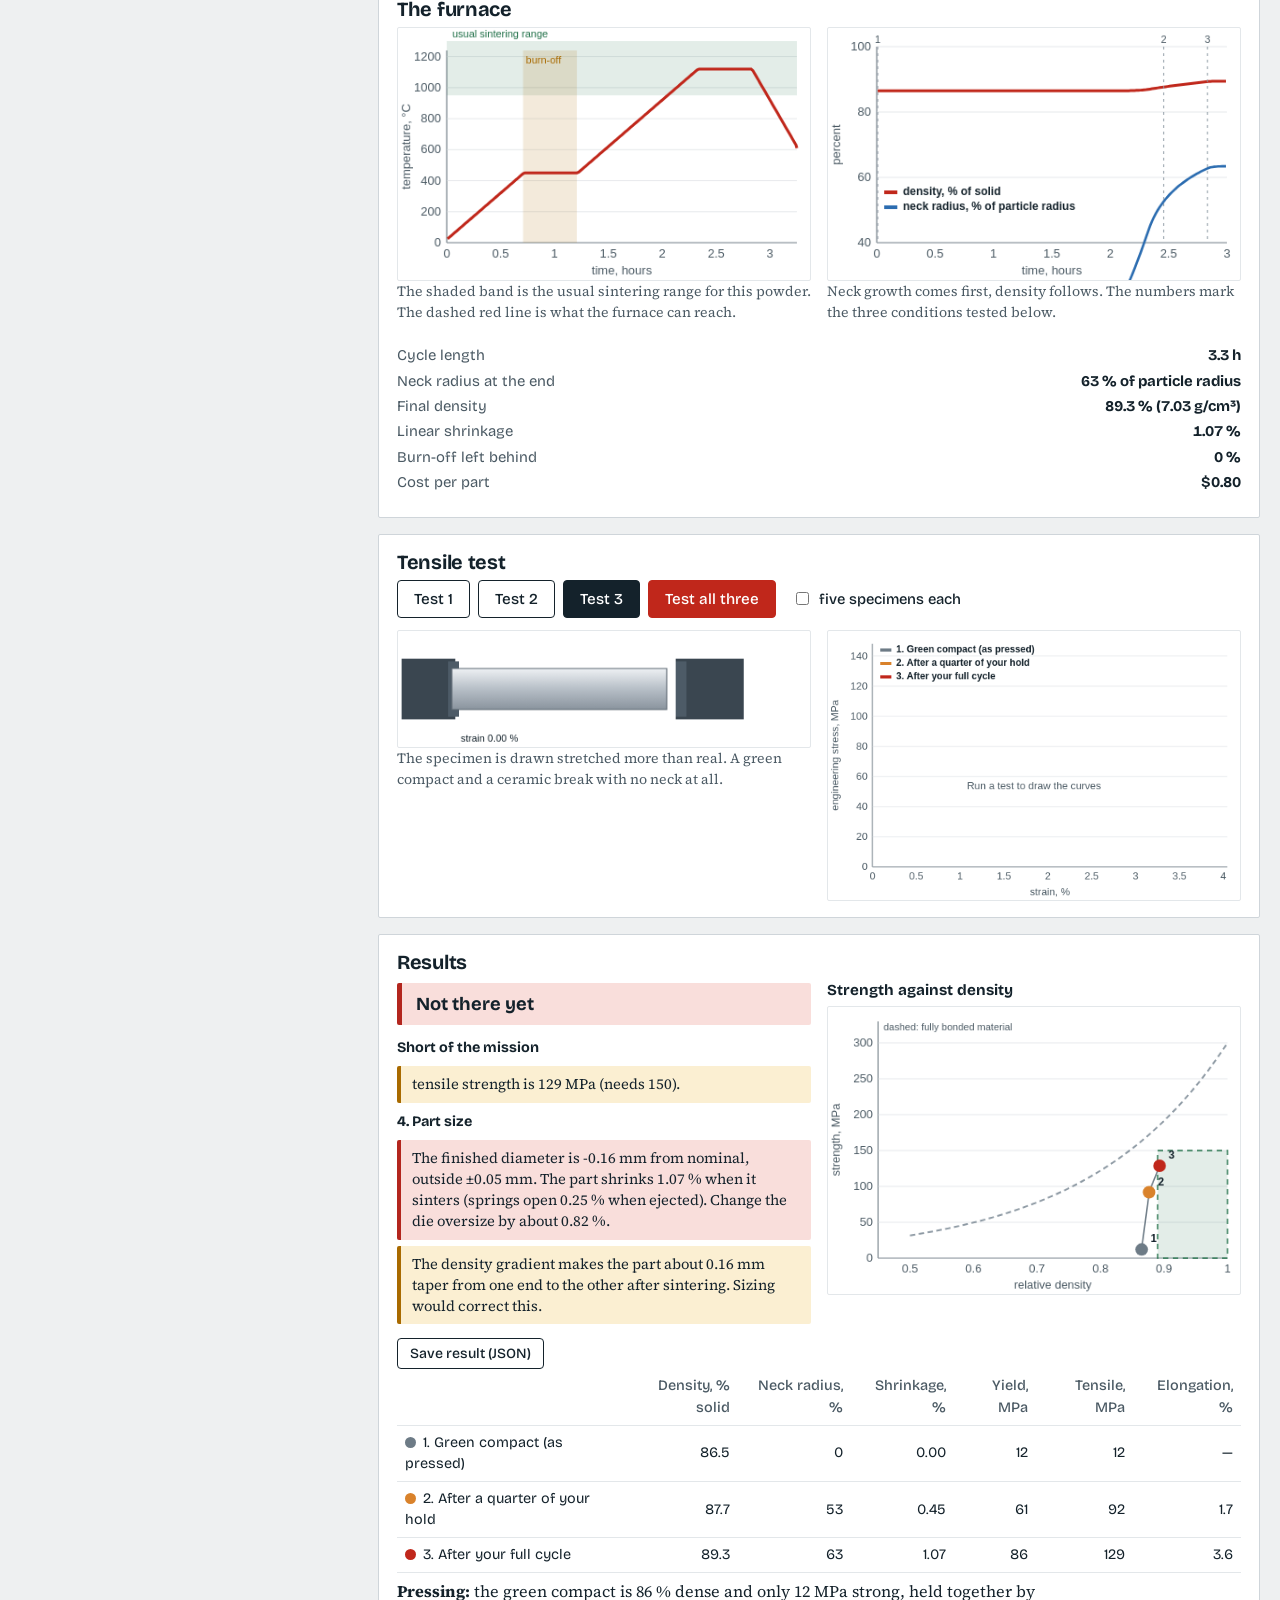
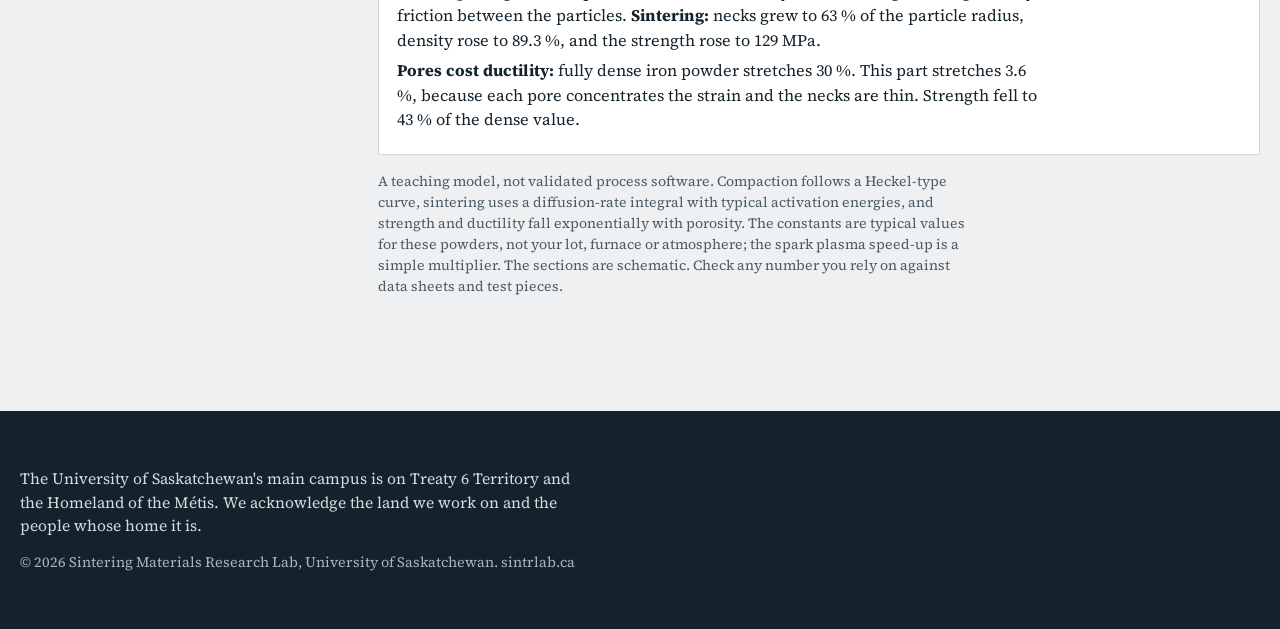
<file: simulators/powder-metallurgy.html>
<!DOCTYPE html>
<html lang="en">
<head>
<meta charset="utf-8">
<meta name="viewport" content="width=device-width, initial-scale=1">
<title>Powder metallurgy | Sintrlab Quest | Sintering Materials Research Lab | University of Saskatchewan</title>
<meta name="description" content="Interactive powder metallurgy and sintering simulator from the Sintering Materials Research Lab at the University of Saskatchewan. Press and sinter metal powders, watch particles form necks and lose their pores, and compare conventional sintering of a ceramic with spark plasma sintering.">
<link rel="canonical" href="https://sintrlab.ca/simulators/powder-metallurgy.html">
<meta property="og:title" content="Powder metallurgy | Sintrlab Quest | Sintering Materials Research Lab">
<meta property="og:description" content="Press and sinter a part; sinter a ceramic with spark plasma.">
<meta property="og:url" content="https://sintrlab.ca/simulators/powder-metallurgy.html">
<meta property="og:type" content="website">
<meta name="theme-color" content="#EEF0F1">
<link rel="icon" type="image/svg+xml" href="../sintrlab_symbol.svg">
<link rel="preconnect" href="https://fonts.googleapis.com">
<link rel="preconnect" href="https://fonts.gstatic.com" crossorigin>
<link href="https://fonts.googleapis.com/css2?family=Bricolage+Grotesque:opsz,wght@12..96,500;12..96,700&family=Source+Serif+4:ital,opsz,wght@0,8..60,400;0,8..60,600;1,8..60,400&display=swap" rel="stylesheet">
<link rel="stylesheet" href="../site-shell.css">
<!--
  Powder metallurgy simulator (beta v0.1). The simulator makes no network calls.
  The header, dropdown and footer come from ../site-nav.js; colours and fonts from ../site-shell.css.
-->
<style>
:root{--bg:#EEF0F1;--surface:#fff;--ink:#14222B;--ink-soft:#4b5a64;--line:#cfd5da;--line-soft:#e3e7ea;--accent:#C0271B;--accent-deep:#9f1f15;--accent-soft:#f6e1de;--ok:#1f6f47;--ok-soft:#dff0e6;--warn:#a86a00;--warn-soft:#fbefd2;--bad:#b3261e;--bad-soft:#f9dedb;--head:'Bricolage Grotesque','Segoe UI',system-ui,sans-serif;--body:'Source Serif 4',Georgia,serif}
*{box-sizing:border-box}
body{margin:0;background:var(--bg);color:var(--ink);font-family:var(--body);font-size:1.02rem;line-height:1.5}
h1,h2,h3,h4,.btn,.chip,table,select,.pill,.casebtn{font-family:var(--head)}
h1{font-size:2.3rem;margin:0 0 6px;line-height:1.1}h2{font-size:1.25rem;margin:0 0 6px}h3{font-size:1.02rem;margin:16px 0 6px}h4{margin:10px 0 4px;font-size:.95rem}
.wrap{max-width:1280px;margin:0 auto;padding:0 20px}.top{padding:28px 0 8px}
.badge{display:inline-block;font:500 .78rem var(--head);color:var(--accent);border:1px solid var(--accent);border-radius:2px;padding:2px 8px;margin-left:10px;vertical-align:middle}
.sub{color:var(--ink-soft);max-width:80ch;margin:6px 0 0}.fine{font-size:.88rem;color:var(--ink-soft)}
.cases{display:grid;grid-template-columns:repeat(2,minmax(0,1fr));gap:10px;margin:16px 0 10px}@media (max-width:760px){.cases{grid-template-columns:minmax(0,1fr)}}
.casebtn{text-align:left;padding:11px 14px;border:1px solid var(--line);border-radius:2px;background:var(--surface);cursor:pointer;color:var(--ink);line-height:1.3;position:relative}
.casebtn b{display:block;font-size:1.05rem;margin-right:26px}.casebtn span:not(.tag){font:400 .88rem var(--body);color:var(--ink-soft)}
.casebtn .tag{position:absolute;right:12px;top:10px;font:700 .85rem var(--head);width:24px;height:24px;border-radius:50%;background:var(--ink);color:#fff;text-align:center;line-height:24px}
.casebtn:hover{border-color:var(--ink)}.casebtn[aria-pressed="true"]{border:2px solid var(--accent);padding:10px 13px;background:var(--accent-soft)}.casebtn[aria-pressed="true"] .tag{background:var(--accent)}
.blurb{max-width:90ch;margin:8px 0 10px}
.mission{padding:10px 14px;border:1px solid var(--line);border-left:4px solid var(--accent);background:var(--surface);border-radius:2px;display:flex;flex-wrap:wrap;gap:6px 10px;align-items:center}
.mission b{font:700 1.02rem var(--head);margin-right:6px}.chip{font-size:.85rem;padding:2px 9px;border:1px solid var(--line);border-radius:2px;background:var(--bg);white-space:nowrap}
.chain{display:flex;flex-wrap:wrap;gap:8px;margin:12px 0 0}.pill{padding:6px 12px 6px 28px;border:1px solid var(--line);border-radius:2px;background:var(--surface);font-size:.88rem;position:relative}
.pill .dot{position:absolute;left:10px;top:11px;width:11px;height:11px;border-radius:50%;background:var(--ok)}.pill.warn .dot{background:var(--warn)}.pill.bad .dot{background:var(--bad)}.pill b{margin-right:3px}
.grid{display:grid;grid-template-columns:minmax(280px,340px) minmax(0,1fr);gap:18px;margin:16px 0 40px;align-items:start}
.grid>*,.row2>*,.three>*{min-width:0}@media (max-width:980px){.grid{grid-template-columns:minmax(0,1fr)}}
.panel,.box{background:var(--surface);border:1px solid var(--line);border-radius:2px;padding:16px 18px}.box{margin-bottom:16px}.panel h3:first-child{margin-top:0}
.slider{margin:0 0 9px}.slider label,.sl{display:flex;justify-content:space-between;font-size:.92rem;font-weight:500;font-family:var(--head);margin:6px 0 3px}.slider label span{font-weight:700;font-variant-numeric:tabular-nums}
input[type=range]{width:100%;accent-color:var(--accent)}
select{width:100%;padding:7px 8px;border:1px solid var(--line);border-radius:2px;background:var(--bg);color:var(--ink);font-size:.9rem;margin-bottom:6px}
.seg{display:flex;border:1px solid var(--ink);border-radius:4px;overflow:hidden;margin:4px 0 10px}
.seg button{flex:1;padding:7px 4px;border:0;border-right:1px solid var(--ink);background:transparent;color:var(--ink);cursor:pointer;font:500 .84rem var(--head)}
.seg button:last-child{border-right:0}.seg button:hover{background:rgba(20,34,43,.08)}.seg button[aria-pressed="true"]{background:var(--ink);color:#fff}
.btn{display:inline-block;font-weight:500;font-size:.95rem;padding:9px 16px;border-radius:4px;border:1px solid var(--ink);background:transparent;color:var(--ink);cursor:pointer}
.btn.small{padding:6px 12px;font-size:.88rem;margin-top:8px}.btn:hover{background:rgba(20,34,43,.08)}.btn.primary{background:var(--accent);color:#fff;border-color:var(--accent)}.btn.primary:hover{background:var(--accent-deep)}.btn[aria-pressed="true"]{background:var(--ink);color:#fff}
.chk{display:flex;align-items:center;gap:7px;font:500 .92rem var(--head)}
canvas{width:100%;height:auto;display:block;border:1px solid var(--line-soft);border-radius:2px;background:#fff}
.row2{display:grid;grid-template-columns:minmax(0,1fr) minmax(0,1fr);gap:16px;align-items:start}@media (max-width:900px){.row2{grid-template-columns:minmax(0,1fr)}}
.three{display:grid;grid-template-columns:repeat(3,minmax(0,1fr));gap:12px}@media (max-width:900px){.three{grid-template-columns:minmax(0,1fr)}}
.col h4{margin:0 0 4px;font:700 .95rem var(--head)}.cap{font-size:.85rem;color:var(--ink-soft);margin:3px 0 0}
.tl{display:grid;grid-template-columns:auto 1fr;gap:4px 14px;align-items:center;margin:6px 0 12px}.tl .stage{grid-column:1/-1;font:600 .95rem var(--head);color:var(--accent)}
.tw{overflow-x:auto}table{width:100%;border-collapse:collapse;font-size:.9rem}th,td{padding:6px 8px;border-bottom:1px solid var(--line-soft);text-align:right}th:first-child,td:first-child{text-align:left}th{font-weight:500;color:var(--ink-soft)}
.dot{display:inline-block;width:11px;height:11px;border-radius:50%;margin-right:7px;vertical-align:-1px}.pill .dot{margin:0}
.kv{display:grid;grid-template-columns:1fr auto;gap:3px 12px;margin:8px 0;font-family:var(--head);font-size:.93rem}.kv dt{color:var(--ink-soft)}.kv dd{margin:0;text-align:right;font-weight:700;font-variant-numeric:tabular-nums}
.verdict{padding:10px 14px;border-radius:2px;font:700 1.15rem var(--head);margin:4px 0 10px}.verdict.ok{background:var(--ok-soft);border-left:5px solid var(--ok)}.verdict.bad{background:var(--bad-soft);border-left:5px solid var(--bad)}
.notes{margin:8px 0 0;padding:0;list-style:none}.notes li{padding:8px 11px;border-radius:2px;margin:0 0 6px;font-size:.92rem;line-height:1.42;border-left:4px solid var(--line);background:var(--bg)}
.notes li.head{background:transparent;border:0;padding:4px 0;font:700 .9rem var(--head);margin-top:6px}
li.ok{border-left-color:var(--ok);background:var(--ok-soft)}li.warn{border-left-color:var(--warn);background:var(--warn-soft)}li.bad{border-left-color:var(--bad);background:var(--bad-soft)}
.btns{display:flex;flex-wrap:wrap;gap:8px;align-items:center;margin:4px 0 12px}.insights p{margin:6px 0;max-width:80ch}.disclaimer{font-size:.88rem;color:var(--ink-soft);max-width:85ch;margin:0 0 50px}
</style>
</head>
<body>
<a class="skip" href="#main">Skip to main content</a>
<div data-site-header></div>
<div class="top"><div class="wrap">
  <h1>Powder metallurgy and sintering lab<span class="badge">Beta v0.1</span></h1>
  <p class="sub">Press a powder into a compact, burn off the lubricant, and sinter it. Watch the particles pack, form necks and lose their pores, then pull three tensile specimens to see what the pores cost you. A second case takes a ceramic to full density and compares a conventional furnace with spark plasma sintering.</p>
  <p class="fine">This is a beta. If something breaks or is confusing, <a href="mailto:anil.prasad@usask.ca?subject=Sintrlab%20Quest%20feedback%3A%20Powder%20metallurgy%20(beta%20v0.1)">send feedback</a>.</p>
  <div class="cases" id="cases"></div><p class="blurb" id="blurb"></p>
  <section class="mission" id="mission"></section><div class="chain" id="chain"></div>
</div></div>
<main id="main" class="wrap"><div class="grid">
  <aside class="panel" id="controls"></aside>
  <div>
    <div class="box"><h2>Inside the part</h2>
      <div class="tl"><label for="tl" class="fine">Furnace cycle, third picture</label><input type="range" id="tl" min="0" max="100" value="100"><div class="stage" id="stage"></div></div>
      <div class="three">
        <div class="col"><h4 id="ttl0"></h4><canvas id="mic0" width="300" height="230" role="img" aria-label="Powder compact as pressed"></canvas><p class="cap" id="cap0"></p></div>
        <div class="col"><h4 id="ttl1"></h4><canvas id="mic1" width="300" height="230" role="img" aria-label="Powder compact after a quarter of the hold"></canvas><p class="cap" id="cap1"></p></div>
        <div class="col"><h4 id="ttl2"></h4><canvas id="mic2" width="300" height="230" role="img" aria-label="Powder compact through the furnace cycle"></canvas><p class="cap" id="cap2"></p></div>
      </div>
      <p class="fine">Schematic sections drawn from the model state, with the particle size setting the scale. Dark is pore. They show how necks form and pores close, not a real sample.</p></div>
    <div class="box"><h2>Pressing</h2>
      <div class="row2"><div><canvas id="cHeck" width="440" height="260"></canvas><p class="fine">Density rises with pressure, quickly at first and then more slowly as the particles deform.</p></div>
        <div><canvas id="cDens" width="440" height="260"></canvas><p class="fine">Friction against the die wall uses up pressure, so the powder far from the moving punch is pressed less. Red is dense, blue is loose.</p></div></div>
      <div id="kvP"></div></div>
    <div class="box"><h2>The furnace</h2>
      <div class="row2"><div><canvas id="cFurn" width="440" height="270"></canvas><p class="fine">The shaded band is the usual sintering range for this powder. The dashed red line is what the furnace can reach.</p></div>
        <div><canvas id="cProg" width="440" height="270"></canvas><p class="fine">Neck growth comes first, density follows. The numbers mark the three conditions tested below.</p></div></div>
      <div id="trajBox" style="display:none;margin-top:12px"><h3 style="margin-top:0">Density against grain size</h3><div class="row2"><div><canvas id="cTraj" width="440" height="280"></canvas></div><p class="fine" style="margin-top:0">The path runs from the green compact to the end of your cycle. You want to reach the green box: dense with fine grains. A path that bends sharply to the right of the box has densified slowly and let the grains grow on the way.</p></div></div>
      <div id="kvS"></div></div>
    <div class="box"><h2>Tensile test</h2>
      <div class="btns"><button class="btn tbtn" data-i="0" type="button">Test 1</button><button class="btn tbtn" data-i="1" type="button">Test 2</button><button class="btn tbtn" data-i="2" type="button">Test 3</button><button class="btn primary" id="allBtn" type="button">Test all three</button><label class="chk" style="margin-left:8px"><input type="checkbox" id="scat"> five specimens each</label></div>
      <div class="row2"><div><canvas id="spec" width="460" height="130" role="img" aria-label="Test specimen"></canvas><p class="fine">The specimen is drawn stretched more than real. A green compact and a ceramic break with no neck at all.</p></div>
        <div><canvas id="ss" width="520" height="340" role="img" aria-label="Stress-strain curves"></canvas></div></div></div>
    <div class="box"><h2>Results</h2>
      <div class="row2"><div><div class="verdict" id="verdict"></div><ul class="notes" id="flags"></ul><button class="btn small" id="saveBtn" type="button">Save result (JSON)</button></div>
        <div><h4 style="margin-top:0">Strength against density</h4><canvas id="cMap" width="460" height="320"></canvas></div></div>
      <div class="tw"><table id="tbl"></table></div><div class="insights" id="insights"></div></div>
    <p class="disclaimer">A teaching model, not validated process software. Compaction follows a Heckel-type curve, sintering uses a diffusion-rate integral with typical activation energies, and strength and ductility fall exponentially with porosity. The constants are typical values for these powders, not your lot, furnace or atmosphere; the spark plasma speed-up is a simple multiplier. The sections are schematic. Check any number you rely on against data sheets and test pieces.</p>
  </div>
</div></main>
<div data-site-footer></div>
<script src="../site-nav.js" defer></script>
<script>
(function(){
'use strict';
// ==== MODEL: powder compaction and sintering ====
const clamp=(v,a,b)=>Math.max(a,Math.min(b,v));
function mulberry32(a){return function(){a|=0;a=(a+0x6D2B79F5)|0;let x=Math.imul(a^(a>>>15),1|a);x=(x+Math.imul(x^(x>>>7),61|x))^x;return((x^(x>>>14))>>>0)/4294967296;};}
function gauss(r){let u=0,v=0;while(!u)u=r();while(!v)v=r();return Math.sqrt(-2*Math.log(u))*Math.cos(2*Math.PI*v);}
const RG=8.314, OD=20, TOLREL=0.0025, PRESSCAP=400;    // kN press capacity
const FURN={belt:{n:'Belt furnace (to 1150 °C)',Tmax:1150,rate:25},hi:{n:'High-temperature furnace (to 1400 °C)',Tmax:1400,rate:45},kiln:{n:'Ceramic kiln (to 1750 °C)',Tmax:1750,rate:60},sps:{n:'Spark plasma sintering unit (to 2000 °C)',Tmax:2000,rate:120}};
const PMAT={
  fe:{n:'Iron powder (water-atomized)',cer:false,rho:7.87,K:0.00273,fill:0.38,d0:75,dr:[20,150],Tref:1120,Tr:[950,1300],Qd:280,Qg:230,tau0:53,Dlim:0.96,YS:200,UTS:300,EL:30,E:200000,b:4.5,c:13,price:1.5,sb:0.0025,ID:10,nit:0.15},
  bronze:{n:'Bronze powder (Cu-10Sn)',cer:false,rho:8.8,K:0.0049,fill:0.34,d0:63,dr:[20,120],Tref:830,Tr:[700,900],Qd:200,Qg:170,tau0:30,Dlim:0.88,YS:150,UTS:300,EL:20,E:110000,b:4.5,c:12,price:9,sb:0.0015,ID:10,nit:0.1},
  ss316:{n:'316L stainless steel powder',cer:false,rho:7.99,K:0.0020,fill:0.325,d0:45,dr:[10,100],Tref:1280,Tr:[1100,1380],Qd:300,Qg:260,tau0:90,Dlim:0.97,YS:210,UTS:560,EL:50,E:195000,b:4.5,c:12,price:8,sb:0.004,ID:10,nit:0.35},
  alumina:{n:'Alumina powder (Al2O3)',cer:true,rho:3.98,fill:0.50,d0:0.4,dr:[0.1,2],Tref:1550,Tr:[1250,1750],Qd:550,Qg:450,tau0:35,Dlim:0.995,E:380000,sig:500,Kg:0.0048,price:12,sb:0.004,ID:0},
  zirconia:{n:'Zirconia powder (3Y-TZP)',cer:true,rho:6.05,fill:0.50,d0:0.1,dr:[0.05,1],Tref:1450,Tr:[1250,1650],Qd:480,Qg:380,tau0:25,Dlim:0.995,E:210000,sig:900,Kg:0.00025,price:60,sb:0.004,ID:0}
};
function geom(m,P){const id=m.ID,area=Math.PI/4*(OD*OD-id*id),Dh=id>0?(OD-id):OD;return {id,area,Dh};}

/* ---------- compaction ---------- */
function dens(m,P,press){            // relative density reached at a local pressure (MPa)
  const f=m.fill*Math.pow(P.d/m.d0,0.06)*(1-0.012*(m.cer?P.lub/2:P.lub));
  if(m.cer)return clamp(f+0.045*Math.log(Math.max(press,1)/40),f-0.05,0.66);
  const K=m.K*(1+0.15*Math.log(m.d0/P.d)),A=Math.log(1/(1-clamp(f,0.2,0.6)));
  return clamp(1-Math.exp(-(A+K*press)),f,0.985);
}
function compact(P){
  const m=PMAT[P.mat],g=geom(m,P),lubE=Math.min(1,P.lub/(m.cer?2.5:0.8)),mu=0.22*(1-0.55*lubE),k=0.45,Hf=P.act==='double'?P.H/2:P.H;
  const N=21,prof=[];let sum=0;
  for(let i=0;i<N;i++){const z=i/(N-1)*P.H,zz=P.act==='double'?Math.min(z,P.H-z):z,Pl=P.press*Math.exp(-4*mu*k*zz/g.Dh);const D=dens(m,P,Pl);prof.push({z,P:Pl,D});sum+=D;}
  const Davg=sum/N,Dtop=prof[0].D,Dbot=P.act==='double'?prof[Math.floor(N/2)].D:prof[N-1].D;
  const sg=m.cer?(0.4+1.6*P.lub)*Math.pow(Dbot/0.5,2):100*Math.pow(Math.max(0,Dbot-0.6),1.6)*(1+0.3*lubE*0.4);
  const force=P.press*g.area/1000,Dg=Davg;
  return {m,g,prof,Davg,Dtop,Dbot,spread:Dtop-Dbot,sg,force,Hf,mu};
}

/* ---------- the furnace cycle and the sintering state ---------- */
function simulate(P,cp){
  const m=PMAT[P.mat],ser=[],dt=0.5,Ts=P.Ts,rate=P.ramp,sps=P.route==='sps';
  const Tref=m.Tref+273.15,boost=sps?1+3.5*P.papp:1;
  let t=0,T=20,thd=0,thg=0;const thdA=[],thgA=[],Tt=[];let tRampEnd=0,tHoldEnd=0,tDl0=0,tDl1=0,phase=0,hold=0,dl=0;
  const useDl=!sps&&P.dl>0&&P.Ts>450;
  const dlEnd=useDl?P.dl:0;
  while(t<4000){
    if(phase===0){ // heating (with optional delube hold at 450 C)
      if(useDl&&T<450){T=Math.min(450,T+rate*dt);if(T>=450){phase=1;tDl0=t;}}
      else{T=Math.min(Ts,T+rate*dt);if(T>=Ts){phase=2;tRampEnd=t;}}
    } else if(phase===1){dl+=dt;if(dl>=dlEnd){phase=0;tDl1=t;useDlDone();}}
    else if(phase===2){hold+=dt;if(hold>=P.hold){tHoldEnd=t;phase=3;}}
    else{T-=20*dt;if(T<=0.55*Ts){ser.push([t,T]);thdA.push(thd);thgA.push(thg);break;}}
    const Tk=T+273.15;
    thd+=Math.exp(-m.Qd*1000/RG*(1/Tk-1/Tref))*dt*boost;
    thg+=Math.exp(-m.Qg*1000/RG*(1/Tk-1/Tref))*dt;
    t+=dt;ser.push([t,T]);thdA.push(thd);thgA.push(thg);
  }
  function useDlDone(){}
  return {ser,thdA,thgA,tRampEnd,tHoldEnd,tDl0,tDl1,dt,total:t,boost};
}
function stateAt(m,P,cp,sim,i,green){
  const thd=green?0:sim.thdA[Math.min(i,sim.thdA.length-1)],thg=green?0:sim.thgA[Math.min(i,sim.thgA.length-1)];
  const tau=m.tau0*Math.pow(P.d/m.d0,3.3),S=thd<=0?0:1-Math.exp(-Math.pow(thd/tau,0.6));
  const ox=m.cer?0:(P.atm==='air'?1:(P.atm==='n2'?m.nit:0));
  const Dlim=m.Dlim*(1-0.03*ox),Dg=cp.Davg,Sd=m.cer?S:S*S,D=Dg+(Math.max(Dlim,Dg)-Dg)*Sd,X=0.8*Math.pow(S,0.4);
  let G=P.d;if(m.cer){const boostG=1+4*Math.max(0,D-0.92)/0.08;G=Math.cbrt(Math.pow(P.d,3)+m.Kg*thg*boostG);}
  const lin=Math.pow(Dg/D,1/3)-1;
  return {S,X,D,Dg,G,lin,ox,thd,thg,tau};
}
function propsOf(m,st,P,cp,res,green){
  const phi=1-st.D;
  if(green||st.X<0.02){return {YS:cp.sg,UTS:cp.sg,EL:0.1,E:m.E,HV:0,brittle:true,green:true};}
  const fneck=clamp(Math.pow(st.X/0.8,1.5),0,1);
  if(m.cer){const sig=m.sig*Math.sqrt(1/st.G)*Math.exp(-5*phi)*fneck*fneck;const s=Math.max(sig,cp.sg);return {YS:s,UTS:s,EL:0.1,E:m.E,HV:0,brittle:true};}
  const kox=1-0.6*st.ox,kr=1-0.5*res;
  const YS=m.YS*fneck*Math.exp(-m.b*phi)*kox*kr,UTS=Math.max(YS,m.UTS*fneck*Math.exp(-m.b*phi)*kox*kr),EL=m.EL*fneck*fneck*Math.exp(-m.c*phi)*(1-res)*(1-0.8*st.ox);
  const s=Math.max(UTS,cp.sg);return {YS:Math.max(YS,cp.sg*0.9),UTS:s,EL:Math.max(0.1,EL),E:m.E*(1-1.6*phi),HV:0.33*UTS,brittle:EL<0.5};
}

/* ---------- everything for one recipe ---------- */
function analyze(P){
  const m=PMAT[P.mat],cp=compact(P),sim=simulate(P,cp),fu=FURN[P.furnace];
  const lubReq=m.cer?0:(10+30*P.lub*(P.H/20))*(P.ramp/10),bin=m.cer?(10+14*P.lub*(P.H/20))*(P.ramp/10):0;
  const dlNeed=m.cer?bin:lubReq,useDl=!(P.route==='sps')&&P.Ts>450;
  const res=P.route==='sps'?clamp((P.lub/3)*0.4,0,0.4):(P.lub<=0?0:clamp(1-(useDl?P.dl:0)/Math.max(dlNeed,1),0,1));
  const iEnd=Math.min(sim.thdA.length-1,Math.round(sim.tHoldEnd/sim.dt)),iQ=Math.min(iEnd,Math.round((sim.tRampEnd+0.25*(sim.tHoldEnd-sim.tRampEnd))/sim.dt));
  const idx=[0,iQ,iEnd],conds=[],states=[];
  idx.forEach((i,k)=>{const st=stateAt(m,P,cp,sim,i,k===0);states.push(st);conds.push(propsOf(m,st,P,cp,res,k===0));});
  const st=states[2],pr=conds[2];
  const spsDie=P.route==='sps',lin=st.lin,sb=m.sb,dimMM=spsDie?0:OD*((1+P.comp/100)*(1+sb)*(1+lin)-1),taperMM=spsDie?0:OD*0.7*cp.spread/(3*st.D);
  const tolMM=(m.cer?0.01:TOLREL)*OD,flags=[],add=(s,l,t)=>flags.push([s,l,t]);
  const hours=(sim.total)/60,mass=Math.PI/4*(OD*OD-m.ID*m.ID)*P.H/1000*m.rho*st.D,cost=m.price*(mass/1000)*1.05+fu.rate*hours/200+0.03;     // grams
  const oil=P.mat==='bronze'?(1-st.D)*0.9*100:0;
  // compaction flags
  if(cp.force>PRESSCAP)add(1,'bad','The press needs '+cp.force.toFixed(0)+' kN and the press is rated for '+PRESSCAP+' kN. Lower the pressure or the part area.');
  if(!m.cer&&cp.Dtop>0.94)add(1,'warn','The top of the part is pressed to '+(cp.Dtop*100).toFixed(0)+' % density. Over-pressing springs the part open when the punch lifts (lamination cracks). Back off the pressure.');
  if(cp.spread>0.10)add(1,'bad','The density varies by '+(cp.spread*100).toFixed(0)+' points from one end to the other, because die-wall friction eats the pressure. The soft end will be weak and shrink differently. '+(P.act==='single'?'Press from both ends, shorten the part, or add lubricant.':'Shorten the part or add lubricant.'));
  else if(cp.spread>0.05)add(1,'warn','The density varies by '+(cp.spread*100).toFixed(0)+' points over the height. Expect a taper after sintering.');
  if(P.route!=='sps'&&cp.sg<(m.cer?1.5:4))add(1,'warn','The green compact is only about '+cp.sg.toFixed(0)+' MPa strong. It will chip when it is ejected and handled.');
  if(P.lub<0.3&&!m.cer)add(1,'warn','With almost no lubricant the powder galls the die and the ejection force is high.');
  if(P.lub>1.2&&!m.cer)add(1,'warn','A lot of lubricant ('+P.lub+' wt %) takes the place of metal, lowers the green density, and needs a longer burn-off.');
  // delube
  if(P.route!=='sps'&&res>0.6)add(2,'bad','The lubricant or binder is not fully burnt off: it needs about '+dlNeed.toFixed(0)+' min at 450 °C and you gave '+(useDl?P.dl:0)+'. Trapped residue blisters the part and leaves soot in the pores.');
  else if(P.route!=='sps'&&res>0.25)add(2,'warn','Burn-off is incomplete ('+Math.round(res*100)+' % left behind). It needs about '+dlNeed.toFixed(0)+' min at 450 °C.');
  if(P.route!=='sps'&&P.ramp>20&&P.lub>0.5)add(2,'warn','Heating at '+P.ramp+' °C/min through the burn-off range makes the lubricant boil out too fast.');
  // sintering
  if(P.Ts>fu.Tmax)add(3,'bad',fu.n+' cannot reach '+P.Ts+' °C.');
  if(P.Ts<m.Tr[0]&&P.route!=='sps')add(3,'warn','At '+P.Ts+' °C this powder hardly sinters: the usual range is '+m.Tr[0]+' to '+m.Tr[1]+' °C.');
  if(P.mat==='bronze'&&P.Ts>900)add(3,'bad','Above 900 °C too much of the bronze melts: the part slumps and bloats and loses its shape.');
  if(!m.cer&&P.atm==='air')add(3,'bad','Sintering '+m.n.split(' (')[0].toLowerCase()+' in air oxidizes it. The oxide coats every particle and stops the necks from forming.');
  else if(!m.cer&&P.atm==='n2'&&st.ox>0.2)add(3,'warn','Nitrogen alone leaves some oxide'+(P.mat==='ss316'?' and forms nitrides, which cut the ductility and corrosion resistance':'')+'. A nitrogen-hydrogen mix reduces the oxide.');
  if(st.X<0.45&&P.Ts>=m.Tr[0])add(3,'warn','The necks have only grown to '+(st.X*100).toFixed(0)+' % of the particle radius. The part is under-sintered and weak.');
  if(m.cer&&st.G>2*P.d*2.5)add(3,'warn','The grains have coarsened to '+st.G.toFixed(2)+' µm. Coarse grains mean a weaker ceramic.');
  const lh=Math.abs(dimMM)>tolMM||taperMM>0.3;
  if(Math.abs(dimMM)>tolMM)add(4,'bad','The finished diameter is '+(dimMM>=0?'+':'')+dimMM.toFixed(2)+' mm from nominal, outside ±'+tolMM.toFixed(2)+' mm. The part shrinks '+(-lin*100).toFixed(2)+' % when it sinters (springs open '+(sb*100).toFixed(2)+' % when ejected). Change the die oversize by about '+(-((1+sb)*(1+lin)-1)*100-P.comp).toFixed(2)+' %.');
  if(taperMM>0.15)add(4,taperMM>0.3?'bad':'warn','The density gradient makes the part about '+taperMM.toFixed(2)+' mm taper from one end to the other after sintering'+(taperMM>0.3?'. That is too much to size out.':'. Sizing would correct this.'));
  const nBad=flags.filter(f=>f[1]==='bad').length;
  // mission
  const D_=st.D,crit=[],C=(l,v,need,u,pass,dec)=>crit.push({l,v,need,u,pass,dec:dec===undefined?0:dec});
  let ms;
  if(P.mat==='fe'){ms=['density 89 % or more of solid iron','tensile strength 150 MPa or more','elongation 3 % or more'];C('density',D_*100,89,'%',D_>=0.89,1);C('tensile strength',pr.UTS,150,'MPa',pr.UTS>=150);C('elongation',pr.EL,3,'%',pr.EL>=3,1);}
  else if(P.mat==='bronze'){ms=['porosity 18 to 25 % so it can hold oil','tensile strength 70 MPa or more','oil capacity 16 % or more by volume'];C('porosity',(1-D_)*100,'18 to 25','%',(1-D_)>=0.18&&(1-D_)<=0.25,1);C('tensile strength',pr.UTS,70,'MPa',pr.UTS>=70);C('oil capacity',oil,16,'%',oil>=16,1);}
  else if(P.mat==='ss316'){ms=['density 90 % or more','tensile strength 260 MPa or more','elongation 5 % or more'];C('density',D_*100,90,'%',D_>=0.90,1);C('tensile strength',pr.UTS,260,'MPa',pr.UTS>=260);C('elongation',pr.EL,5,'%',pr.EL>=5,1);}
  else if(P.mat==='alumina'){ms=['density 98 % or more','grain size 1.0 micrometre or less','strength 350 MPa or more'];C('density',D_*100,98,'%',D_>=0.98,1);C('grain size',st.G,'1.0 or less','µm',st.G<=1.0,2);C('strength',pr.UTS,350,'MPa',pr.UTS>=350);}
  else{ms=['density 98 % or more','grain size 0.4 micrometre or less','strength 800 MPa or more'];C('density',D_*100,98,'%',D_>=0.98,1);C('grain size',st.G,'0.4 or less','µm',st.G<=0.4,2);C('strength',pr.UTS,800,'MPa',pr.UTS>=800);}
  const short=crit.filter(c=>!c.pass).map(c=>c.l+' is '+c.v.toFixed(c.dec)+' '+c.u+' (needs '+c.need+')');
  const ok=crit.every(c=>c.pass)&&nBad===0&&!lh;
  const mis=P.mat==='fe'?{D:0.89,S:150}:P.mat==='bronze'?{D0:0.75,D1:0.82,D:0.75,S:70}:P.mat==='ss316'?{D:0.90,S:260}:P.mat==='alumina'?{D:0.98,G:1.0,S:350}:{D:0.98,G:0.4,S:800};
  const status=[1,2,3,4].map(k=>flags.some(f=>f[0]===k&&f[1]==='bad')?'bad':(flags.some(f=>f[0]===k)?'warn':'ok'));
  return {short,mis,m,cp,sim,conds,states,st,pr,res,dlNeed,flags,nBad,mission:ms,ok,status,dimMM,taperMM,tolMM,lin,oil,mass,cost,hours,iQ,iEnd,fu,idx};
}
// ==== END MODEL ====

// ==== RENDER ====
function niceTicks(max,n){const raw=max/n,mag=Math.pow(10,Math.floor(Math.log10(raw))),f=raw/mag,s=(f<1.5?1:f<3?2:f<7?5:10)*mag,out=[];for(let v=0;v<=max+1e-9;v+=s)out.push(+v.toFixed(6));return out;}
function chartFrame(ctx,W,H,L,R,T,B,x0,x1,y0,y1,xl,yl,xt,yt,xmap){
  ctx.clearRect(0,0,W,H);const mx=xmap||(v=>v),a0=mx(x0),a1=mx(x1);
  const sx=v=>L+(R-L)*(mx(v)-a0)/(a1-a0),sy=v=>B-(B-T)*(v-y0)/(y1-y0);
  ctx.strokeStyle='#5a6872';ctx.lineWidth=1;ctx.beginPath();ctx.moveTo(L,T);ctx.lineTo(L,B);ctx.lineTo(R,B);ctx.stroke();
  ctx.font='13px sans-serif';ctx.fillStyle='#4b5a64';ctx.textAlign='right';
  yt.forEach(v=>{ctx.fillText(v,L-6,sy(v)+4);ctx.strokeStyle='#d4d9de';ctx.lineWidth=.6;ctx.beginPath();ctx.moveTo(L,sy(v));ctx.lineTo(R,sy(v));ctx.stroke();});
  ctx.textAlign='center';xt.forEach(v=>{ctx.fillStyle='#4b5a64';ctx.fillText(+(+v).toFixed(2),sx(v),B+16);});
  ctx.fillText(xl,(L+R)/2,H-6);ctx.save();ctx.translate(13,(T+B)/2);ctx.rotate(-Math.PI/2);ctx.fillText(yl,0,0);ctx.restore();
  return {sx,sy};
}
function pline(ctx,pts,f,col,w,dash){ctx.strokeStyle=col;ctx.lineWidth=w;ctx.setLineDash(dash||[]);ctx.beginPath();pts.forEach((p,i)=>{const x=f.sx(p[0]),y=f.sy(p[1]);i?ctx.lineTo(x,y):ctx.moveTo(x,y);});ctx.stroke();ctx.setLineDash([]);}

/* ---------- stress-strain and specimen (same as the other labs) ---------- */
function curveOf(pr){
  const E=pr.E,sy=pr.YS,su=pr.UTS;
  if(pr.brittle||pr.EL<0.5){const ef=su/E;return {epsF:Math.max(ef,1e-4),epsU:ef,brittle:true,f:e=>Math.min(su,E*e),sigF:su};}
  const epsF=pr.EL/100+0.9*su/E,e0=0.9*sy/E,epsU=e0+0.8*(epsF-e0),k=4/(epsU-e0),s0=0.9*sy,sigF=su*(pr.EL>3?0.82:0.95);
  const f=e=>{if(e<=e0)return E*e;if(e<=epsU)return s0+(su-s0)*(1-Math.exp(-k*(e-e0)))/(1-Math.exp(-k*(epsU-e0)));return su+(sigF-su)*(e-epsU)/(epsF-epsU);};
  return {epsF,epsU,brittle:false,f,sigF};
}
function scatterSet(pr,seed,n){
  const r=mulberry32(seed),out=[],cv=0.10+0.30*(1-Math.min(1,pr.EL/6))+(pr.brittle?0.25:0);
  for(let i=0;i<n;i++){const z1=gauss(r),z2=gauss(r);out.push(Object.assign({},pr,{YS:pr.YS*(1+0.03*z1),UTS:pr.UTS*(1+0.04*z1+0.01*gauss(r)),EL:Math.max(0.1,pr.EL*Math.exp(cv*z2))}));}
  return out.map(p=>{p.UTS=Math.max(p.UTS,p.YS);return p;});
}
function drawSpecimen(ctx,W,H,cv,eps,fractured,tBreak){
  ctx.clearRect(0,0,W,H);
  const cy=H/2,gx0=70,L0=W-2*gx0-80,w0=46,stretch=cv.brittle?30:5,vis=Math.min(eps*stretch,0.3),L=L0*(1+vis),x0=gx0-10,neckC=x0+L/2;
  const neckT=cv.brittle||eps<=cv.epsU?0:Math.max(0,Math.min(1,(eps-cv.epsU)/(cv.epsF-cv.epsU)))*0.55;
  const hw=x=>{let h=w0/2*(1-0.22*Math.min(1,eps*stretch/1.4));if(neckT>0){const d=(x-neckC)/(L*0.1);h*=1-neckT*Math.exp(-d*d);}return h;};
  const grad=ctx.createLinearGradient(0,cy-w0/2,0,cy+w0/2);grad.addColorStop(0,'#eef1f4');grad.addColorStop(0.5,'#b7bfc7');grad.addColorStop(1,'#8a949e');
  ctx.fillStyle='#3a4650';ctx.fillRect(4,cy-34,gx0-10,68);ctx.fillRect(x0+L+10,cy-34,gx0+6,68);
  ctx.fillStyle='#4d5b67';ctx.fillRect(gx0-14,cy-w0/2-8,12,w0+16);ctx.fillRect(x0+L+10,cy-w0/2-8,12,w0+16);
  const body=(xa,xb)=>{ctx.beginPath();const n=40;for(let i=0;i<=n;i++){const x=xa+(xb-xa)*i/n;ctx.lineTo(x,cy-hw(x));}for(let i=n;i>=0;i--){const x=xa+(xb-xa)*i/n;ctx.lineTo(x,cy+hw(x));}ctx.closePath();ctx.fillStyle=grad;ctx.fill();ctx.strokeStyle='#5d6872';ctx.lineWidth=1.2;ctx.stroke();};
  if(!fractured)body(x0,x0+L);
  else{const gap=Math.min(40,tBreak*40);ctx.save();ctx.beginPath();ctx.rect(0,0,neckC-gap/2,H);ctx.clip();body(x0,x0+L);ctx.restore();
    ctx.save();ctx.beginPath();ctx.rect(neckC+gap/2,0,W,H);ctx.clip();ctx.translate(gap,0);body(x0,x0+L);ctx.restore();
    ctx.fillStyle='#e0261c';ctx.font='700 13px sans-serif';ctx.textAlign='center';ctx.fillText(cv.brittle?'brittle fracture: flat, no neck':'ductile fracture: necked',W/2,18);}
  ctx.fillStyle='#14222B';ctx.font='11px sans-serif';ctx.textAlign='left';ctx.fillText('strain '+(eps*100).toFixed(2)+' %',gx0,H-6);
}

/* ---------- the powder section: particles, necks and pores ---------- */
function latticeSites(W,H){const cols=9,sp=W/cols,rows=Math.ceil(H/(sp*0.866))+1,rnd=mulberry32(5),out=[];
  for(let r=0;r<rows;r++)for(let c=-1;c<=cols;c++){const x=(c+0.5*(r%2)+0.5)*sp+(rnd()-0.5)*0.22*sp,y=(r+0.4)*sp*0.866+(rnd()-0.5)*0.22*sp;if(x>-sp&&x<W+sp&&y>-sp&&y<H+sp)out.push({x,y,u:rnd(),tone:rnd()});}
  return {sites:out,sp};}
const LAT={};
function renderPowder(ctx,W,H,P,m,st,res){
  const k=W+'x'+H;if(!LAT[k])LAT[k]=latticeSites(W,H);const {sites,sp}=LAT[k];
  const D=Math.min(0.995,st.D),vac=Math.max(0,Math.min(0.5,1-D/0.93)),present=sites.filter(s=>s.u>vac),xs=new Float32Array(present.length),ys=new Float32Array(present.length);
  present.forEach((s,i)=>{xs[i]=s.x;ys[i]=s.y;});
  const n=present.length,N=W*H,d1=new Float32Array(N),d2=new Float32Array(N),id=new Int16Array(N);
  for(let y=0,i=0;y<H;y++)for(let x=0;x<W;x++,i++){let a=1e9,b=1e9,ai=0;for(let q=0;q<n;q++){const dx=x-xs[q],dy=y-ys[q],d=dx*dx+dy*dy;if(d<a){b=a;a=d;ai=q;}else if(d<b)b=d;}d1[i]=Math.sqrt(a);d2[i]=Math.sqrt(b);id[i]=ai;}
  const wn=st.X*0.5*sp*0.5,frac=r=>{let c=0;for(let i=0;i<N;i+=3){if(d1[i]<r||((d2[i]-d1[i])<2*wn&&d1[i]<1.5*r))c++;}return c/(N/3);};
  let lo=0.3*sp,hi=0.62*sp;for(let it=0;it<12;it++){const mid=(lo+hi)/2;if(frac(mid)<D)lo=mid;else hi=mid;}
  const r=(lo+hi)/2;
  // grains for the ceramics
  let gc=null;if(m.cer&&st.D>0.88){const ratio=Math.min(1,Math.pow(P.d/st.G,2)),sel=present.filter((s,i)=>s.tone<ratio);if(sel.length>=3&&ratio<0.95)gc=sel;else if(ratio>=0.95)gc=null;}
  const img=ctx.createImageData(W,H),Dt=img.data;
  const gx=gc?Float32Array.from(gc.map(s=>s.x)):null,gy=gc?Float32Array.from(gc.map(s=>s.y)):null;
  for(let i=0,o=0;i<N;i++,o+=4){
    const solid=d1[i]<r||((d2[i]-d1[i])<2*wn&&d1[i]<1.5*r);
    let R_=18,G_=22,B_=28;
    if(solid){
      const t=present[id[i]].tone;let tone=196+t*30;R_=tone;G_=tone+3;B_=tone+8;
      let edge=(d2[i]-d1[i])<1.2;
      if(gc){let a=1e9,b=1e9,ai=0;const x=i%W,y=(i/W)|0;for(let q=0;q<gx.length;q++){const dx=x-gx[q],dy=y-gy[q],d=dx*dx+dy*dy;if(d<a){b=a;a=d;ai=q;}else if(d<b)b=d;}edge=(Math.sqrt(b)-Math.sqrt(a))<1.4;const tt=gc[ai].tone;tone=200+tt*28;R_=tone;G_=tone+3;B_=tone+8;}
      if(edge){const f=st.ox>0.3?[130,84,56]:[90,98,106];R_=f[0];G_=f[1];B_=f[2];}
    } else if(res>0.3&&((i*2654435761>>>0)%97)<res*14){R_=60;G_=44;B_=34;}
    Dt[o]=R_;Dt[o+1]=G_;Dt[o+2]=B_;Dt[o+3]=255;
  }
  ctx.putImageData(img,0,0);
  // scale bar
  const fov=9*P.d,pxum=W/fov,nice=[0.1,0.2,0.5,1,2,5,10,20,50,100,200,500],len=nice.filter(v=>v*pxum<W*0.34).pop()||nice[0];
  ctx.fillStyle='#fff';ctx.fillRect(8,H-22,len*pxum+12,18);ctx.fillStyle='#14222B';ctx.fillRect(12,H-10,len*pxum,3);ctx.font='600 11px sans-serif';ctx.textAlign='left';ctx.fillText(len+' µm',12,H-13);
}

/* ---------- how the density varies through the pressed part ---------- */
function drawDensityMap(c,cp,P){
  const ctx=c.getContext('2d'),W=c.width,H=c.height;ctx.clearRect(0,0,W,H);
  const x0=90,w=90,y0=24,h=H-48;
  const dmin=Math.min(...cp.prof.map(p=>p.D)),dmax=Math.max(...cp.prof.map(p=>p.D)),span=Math.max(0.04,dmax-dmin);
  cp.prof.forEach((p,i)=>{const nx=cp.prof[i+1]?cp.prof[i+1].z:P.H,yA=y0+h*p.z/P.H,yB=y0+h*nx/P.H;const u=(p.D-dmin)/span;
    const st=[[43,108,176],[88,160,140],[238,200,70],[215,100,40],[180,30,25]],x=Math.max(0,Math.min(1,u))*4,k=Math.min(3,Math.floor(x)),t=x-k,a=st[k],b=st[k+1];
    ctx.fillStyle='rgb('+Math.round(a[0]+(b[0]-a[0])*t)+','+Math.round(a[1]+(b[1]-a[1])*t)+','+Math.round(a[2]+(b[2]-a[2])*t)+')';ctx.fillRect(x0,yA,w,Math.max(2,yB-yA+1));});
  ctx.strokeStyle='#3a4650';ctx.lineWidth=2;ctx.strokeRect(x0,y0,w,h);
  ctx.fillStyle='#5d6872';ctx.fillRect(x0-6,y0-12,w+12,10);if(P.act==='double')ctx.fillRect(x0-6,y0+h+2,w+12,10);
  ctx.fillStyle='#14222B';ctx.font='12px sans-serif';ctx.textAlign='left';ctx.fillText('upper punch',x0+w+16,y0-3);ctx.fillText(P.act==='double'?'lower punch moves too':'fixed die floor',x0+w+16,y0+h+10);
  ctx.font='600 13px sans-serif';ctx.fillText((cp.Dtop*100).toFixed(0)+' % at the top',x0+w+16,y0+18);ctx.fillText((cp.Dbot*100).toFixed(0)+' % at the '+(P.act==='double'?'middle':'bottom'),x0+w+16,y0+h-8);
  ctx.save();ctx.translate(16,y0+h/2);ctx.rotate(-Math.PI/2);ctx.textAlign='center';ctx.font='12px sans-serif';ctx.fillText('height of the part, '+P.H+' mm',0,0);ctx.restore();
}
function drawHeckel(c,cp,P,m){
  const ctx=c.getContext('2d'),W=c.width,H=c.height,pm=m.cer?400:1000;
  const f=chartFrame(ctx,W,H,50,W-14,14,H-40,0,pm,40,100,'compaction pressure, MPa','relative density, %',niceTicks(pm,5),[40,60,80,100]);
  const pts=[];for(let p=0;p<=pm;p+=pm/80)pts.push([p,dens(m,P,p)*100]);pline(ctx,pts,f,'#c0271b',3);
  ctx.setLineDash([5,4]);ctx.strokeStyle='#8d99a3';ctx.lineWidth=1;ctx.beginPath();ctx.moveTo(f.sx(P.press),14);ctx.lineTo(f.sx(P.press),H-40);ctx.stroke();ctx.setLineDash([]);
  [[cp.Dtop,'#1f6f47','top'],[cp.Dbot,'#a86a00',P.act==='double'?'middle':'bottom']].forEach(a=>{ctx.fillStyle=a[1];ctx.beginPath();ctx.arc(f.sx(P.press),f.sy(a[0]*100),5,0,6.283);ctx.fill();});
  ctx.fillStyle='#14222B';ctx.font='600 12px sans-serif';ctx.textAlign='left';ctx.fillText('density at the pressure the powder sees',60,22);
}
function drawFurnace(c,A,P){
  const ctx=c.getContext('2d'),W=c.width,H=c.height,sim=A.sim,ser=sim.ser,tEnd=ser[ser.length-1][0]/60,ymax=Math.max(1000,P.Ts+120);
  const f=chartFrame(ctx,W,H,52,W-14,24,H-40,0,tEnd,0,ymax,'time, hours','temperature, °C',niceTicks(tEnd,6),niceTicks(ymax,5));
  const m=A.m;ctx.fillStyle='rgba(31,111,71,.12)';ctx.fillRect(f.sx(0),f.sy(m.Tr[1]),f.sx(tEnd)-f.sx(0),f.sy(m.Tr[0])-f.sy(m.Tr[1]));
  ctx.fillStyle='rgba(168,106,0,.14)';if(sim.tDl1>sim.tDl0)ctx.fillRect(f.sx(sim.tDl0/60),24,f.sx(sim.tDl1/60)-f.sx(sim.tDl0/60),H-64);
  ctx.setLineDash([5,4]);ctx.strokeStyle='#b3261e';ctx.lineWidth=1.2;ctx.beginPath();ctx.moveTo(f.sx(0),f.sy(A.fu.Tmax));ctx.lineTo(f.sx(tEnd),f.sy(A.fu.Tmax));ctx.stroke();ctx.setLineDash([]);
  pline(ctx,ser.filter((s,i)=>i%2===0).map(s=>[s[0]/60,s[1]]),f,'#c0271b',3);
  ctx.font='11px sans-serif';ctx.textAlign='left';ctx.fillStyle='#1f6f47';ctx.fillText('usual sintering range',f.sx(0)+6,f.sy(m.Tr[1])-4);ctx.fillStyle='#b3261e';ctx.fillText('furnace limit',f.sx(0)+6,f.sy(A.fu.Tmax)-4);
  if(sim.tDl1>sim.tDl0){ctx.fillStyle='#a86a00';ctx.fillText('burn-off',f.sx(sim.tDl0/60)+3,38);}
}
function drawProgress(c,A,P){
  const ctx=c.getContext('2d'),W=c.width,H=c.height,sim=A.sim,m=A.m,cp=A.cp,n=sim.thdA.length,iEnd=A.iEnd,tEnd=sim.ser[Math.min(iEnd+Math.round(10/sim.dt),n-1)][0]/60;
  const stp=Math.max(1,Math.floor(n/160)),D=[],X=[],G=[];
  for(let i=0;i<n;i+=stp){const s=stateAt(m,P,cp,sim,i,false);const t=sim.ser[Math.min(i,sim.ser.length-1)][0]/60;if(t>tEnd)break;D.push([t,s.D*100]);X.push([t,s.X*100]);G.push([t,s.G]);}
  const f=chartFrame(ctx,W,H,52,W-14,20,H-40,0,Math.max(0.1,tEnd),40,100,'time, hours','percent',niceTicks(tEnd,6),[40,60,80,100]);
  pline(ctx,D,f,'#c0271b',3);pline(ctx,X,f,'#2b6cb0',2.6);
  A.idx.forEach((i,k)=>{const t=sim.ser[Math.min(i,sim.ser.length-1)][0]/60;ctx.strokeStyle='#8d99a3';ctx.lineWidth=1;ctx.setLineDash([3,4]);ctx.beginPath();ctx.moveTo(f.sx(t),20);ctx.lineTo(f.sx(t),H-40);ctx.stroke();ctx.setLineDash([]);ctx.fillStyle='#4b5a64';ctx.font='11px sans-serif';ctx.textAlign='center';ctx.fillText(String(k+1),f.sx(t),16);});
  ctx.font='600 12px sans-serif';ctx.textAlign='left';[['#c0271b','density, % of solid'],['#2b6cb0','neck radius, % of particle radius']].forEach((l,i)=>{ctx.fillStyle=l[0];ctx.fillRect(60,H-96+i*16,14,4);ctx.fillStyle='#14222B';ctx.fillText(l[1],80,H-91+i*16);});
}
function drawTrajectory(c,A,P){
  const ctx=c.getContext('2d'),W=c.width,H=c.height,sim=A.sim,m=A.m,cp=A.cp,n=sim.thdA.length,xm=v=>Math.log(v);
  const gmin=Math.max(0.03,P.d*0.8),gmax=Math.max(3,A.st.G*1.4);
  const f=chartFrame(ctx,W,H,56,W-14,14,H-40,0.45,1.0,gmin,gmax,'relative density','grain size, µm (log scale)',[0.5,0.6,0.7,0.8,0.9,1],[+gmin.toFixed(2),+(Math.sqrt(gmin*gmax)).toFixed(2),+gmax.toFixed(1)]);
  const ymap=v=>14+(H-54)*(1-(Math.log(v)-Math.log(gmin))/(Math.log(gmax)-Math.log(gmin))),xmap=v=>56+(W-70)*(v-0.45)/0.55;
  const mis=A.mis;ctx.fillStyle='rgba(31,111,71,.12)';ctx.strokeStyle='#1f6f47';ctx.setLineDash([6,5]);ctx.lineWidth=1.4;const ry=ymap(Math.min(gmax,mis.G));ctx.fillRect(xmap(mis.D),ry,xmap(1)-xmap(mis.D),H-40-ry);ctx.strokeRect(xmap(mis.D),ry,xmap(1)-xmap(mis.D),H-40-ry);ctx.setLineDash([]);
  ctx.beginPath();ctx.strokeStyle='#c0271b';ctx.lineWidth=3;let first=true;const stp=Math.max(1,Math.floor(n/200));
  for(let i=0;i<=A.iEnd;i+=stp){const s=stateAt(m,P,cp,sim,i,false),x=xmap(Math.min(1,s.D)),y=ymap(Math.max(gmin,s.G));if(first){ctx.moveTo(x,y);first=false;}else ctx.lineTo(x,y);}ctx.stroke();
  A.idx.forEach((i,k)=>{const s=A.states[k];ctx.fillStyle=['#6d7b86','#d9822b','#c0271b'][k];ctx.beginPath();ctx.arc(xmap(Math.min(1,s.D)),ymap(Math.max(gmin,s.G)),6,0,6.283);ctx.fill();ctx.fillStyle='#14222B';ctx.font='700 12px sans-serif';ctx.textAlign='left';ctx.fillText(String(k+1),xmap(Math.min(1,s.D))+9,ymap(Math.max(gmin,s.G))-6);});
  ctx.fillStyle='#1f6f47';ctx.font='600 11px sans-serif';ctx.textAlign='right';ctx.fillText('goal',W-20,ry-5);
}
function drawStrengthMap(c,A,P){
  const ctx=c.getContext('2d'),W=c.width,H=c.height,m=A.m,PR=A.conds,ymax=Math.max(m.cer?m.sig*0.9:m.UTS,Math.max(...PR.map(p=>p.UTS)))*1.1;
  const f=chartFrame(ctx,W,H,56,W-14,16,H-40,0.45,1.0,0,ymax,'relative density','strength, MPa',[0.5,0.6,0.7,0.8,0.9,1],niceTicks(ymax,5));
  const pts=[];for(let D=0.5;D<=1.0001;D+=0.01){const phi=1-D;pts.push([D,m.cer?m.sig*Math.sqrt(1/Math.max(A.st.G,0.05))*Math.exp(-5*phi):m.UTS*Math.exp(-m.b*phi)]);}
  pline(ctx,pts,f,'#8d99a3',2,[6,4]);
  const mis=A.mis;ctx.fillStyle='rgba(31,111,71,.12)';ctx.strokeStyle='#1f6f47';ctx.setLineDash([6,5]);ctx.lineWidth=1.4;const x0=f.sx(mis.D0||mis.D),x1=f.sx(mis.D1||1),y0=f.sy(Math.min(ymax,mis.S));ctx.fillRect(x0,y0,x1-x0,H-40-y0);ctx.strokeRect(x0,y0,x1-x0,H-40-y0);ctx.setLineDash([]);
  ctx.beginPath();ctx.strokeStyle='#6d7b86';ctx.lineWidth=1.6;PR.forEach((p,i)=>{const x=f.sx(A.states[i].D),y=f.sy(p.UTS);i?ctx.lineTo(x,y):ctx.moveTo(x,y);});ctx.stroke();
  PR.forEach((p,i)=>{ctx.fillStyle=['#6d7b86','#d9822b','#c0271b'][i];ctx.beginPath();ctx.arc(f.sx(A.states[i].D),f.sy(p.UTS),7,0,6.283);ctx.fill();ctx.fillStyle='#14222B';ctx.font='700 12px sans-serif';ctx.textAlign='left';ctx.fillText(String(i+1),f.sx(A.states[i].D)+10,f.sy(p.UTS)-8);});
  ctx.fillStyle='#4b5a64';ctx.font='11px sans-serif';ctx.textAlign='left';ctx.fillText('dashed: fully bonded material',62,26);
}
// ==== END RENDER ====

// ==== UI ====
const $=id=>document.getElementById(id);
const fx=(v,n)=>v.toFixed(n);
const COL=['#6d7b86','#d9822b','#c0271b'];
const MATD={fe:{press:600,lub:0.75,hold:30,ramp:10,furnace:'hi',dl:30,H:15},bronze:{press:200,lub:0.75,hold:30,ramp:10,furnace:'belt',dl:30,H:15},ss316:{press:700,lub:0.75,hold:60,ramp:10,furnace:'hi',dl:30,H:15},
  alumina:{press:100,lub:2,hold:120,ramp:5,furnace:'kiln',dl:60,H:8},zirconia:{press:100,lub:2,hold:120,ramp:5,furnace:'kiln',dl:60,H:8}};
function applyMat(P){const m=PMAT[P.mat],d=MATD[P.mat];P.d=m.d0;P.Ts=m.Tref;Object.assign(P,d);P.comp=0;P.atm=m.cer?'air':'red';if(m.cer){P.route='conv';P.papp=50;}}
const matOpts=ks=>ks.map(k=>[k,PMAT[k].n]);
const CASES={
 A:{tag:'A',title:'Press and sinter a part',sub:'Iron, bronze or 316L stainless bushing',
  blurb:'Press metal powder in a die to a green compact, burn off the lubricant, then sinter it below its melting point so the particles bond at necks. Density, strength and ductility all come from how many pores are left. A bronze bushing wants pores (to hold oil); an iron or stainless part wants as few as it can get.',
  ladder:['Green compact (as pressed)','After a quarter of your hold','After your full cycle'],mats:['fe','bronze','ss316'],
  ctrl:[{g:'Powder',k:'mat',type:'select',l:'Material',opts:matOpts(['fe','bronze','ss316'])},
        {g:'Powder',k:'d',type:'range',l:'Particle size',range:P=>PMAT[P.mat].dr,step:5,fmt:v=>fx(v,0)+' µm'},
        {g:'Powder',k:'lub',type:'range',l:'Lubricant (zinc stearate)',min:0,max:1.5,step:0.05,fmt:v=>fx(v,2)+' wt %'},
        {g:'Pressing',k:'H',type:'range',l:'Part height (20 mm diameter)',min:5,max:40,step:1,fmt:v=>v+' mm'},
        {g:'Pressing',k:'act',type:'seg',l:'Pressing',opts:[['single','One punch moves'],['double','Both punches move']]},
        {g:'Pressing',k:'press',type:'range',l:'Compaction pressure',min:100,max:900,step:10,fmt:v=>v+' MPa'},
        {g:'Pressing',k:'comp',type:'range',l:'Die oversize (for shrinkage)',min:0,max:6,step:0.05,fmt:v=>fx(v,2)+' %'},
        {g:'Burn-off and sintering',k:'furnace',type:'select',l:'Furnace',opts:[['belt',FURN.belt.n],['hi',FURN.hi.n]]},
        {g:'Burn-off and sintering',k:'atm',type:'seg',l:'Atmosphere',opts:[['red','N₂–H₂'],['n2','Nitrogen'],['air','Air']]},
        {g:'Burn-off and sintering',k:'dl',type:'range',l:'Burn-off hold at 450 °C',min:0,max:120,step:5,fmt:v=>v+' min'},
        {g:'Burn-off and sintering',k:'ramp',type:'range',l:'Heating rate',min:2,max:30,step:1,fmt:v=>v+' °C/min'},
        {g:'Burn-off and sintering',k:'Ts',type:'range',l:'Sintering temperature',range:P=>[PMAT[P.mat].Tr[0]-150,PMAT[P.mat].Tr[1]+100],step:10,fmt:v=>v+' °C'},
        {g:'Burn-off and sintering',k:'hold',type:'range',l:'Hold at temperature',min:5,max:240,step:5,fmt:v=>v+' min'}]},
 B:{tag:'B',title:'Sinter a ceramic',sub:'Alumina or zirconia: density against grain size, and spark plasma sintering',
  blurb:'A ceramic has to reach nearly full density, but the longer and hotter it is held, the more its grains grow, and coarse grains make it weaker. The way through is to densify fast. Compare a conventional furnace cycle with spark plasma sintering, which adds pressure and heats in minutes.',
  ladder:['Green compact (as pressed)','After a quarter of your hold','After your full cycle'],mats:['alumina','zirconia'],
  ctrl:[{g:'Powder',k:'mat',type:'select',l:'Material',opts:matOpts(['alumina','zirconia'])},
        {g:'Powder',k:'d',type:'range',l:'Particle size',range:P=>PMAT[P.mat].dr,step:0.05,fmt:v=>fx(v,2)+' µm'},
        {g:'Powder',k:'lub',type:'range',l:'Binder',min:0,max:4,step:0.1,fmt:v=>fx(v,1)+' wt %'},
        {g:'Pressing',k:'H',type:'range',l:'Pellet height (20 mm diameter)',min:3,max:20,step:1,fmt:v=>v+' mm'},
        {g:'Pressing',k:'act',type:'seg',l:'Pressing',opts:[['single','One punch moves'],['double','Both punches move']]},
        {g:'Pressing',k:'press',type:'range',l:'Compaction pressure',min:20,max:300,step:10,fmt:v=>v+' MPa'},
        {g:'Pressing',k:'comp',type:'range',l:'Die oversize (for shrinkage)',min:0,max:30,step:0.5,fmt:v=>fx(v,1)+' %',show:P=>P.route!=='sps'},
        {g:'Sintering',k:'route',type:'seg',l:'Route',opts:[['conv','Conventional'],['sps','Spark plasma']]},
        {g:'Sintering',k:'papp',type:'range',l:'Applied pressure during sintering',min:10,max:100,step:5,fmt:v=>v+' MPa',show:P=>P.route==='sps'},
        {g:'Sintering',k:'dl',type:'range',l:'Binder burn-off hold at 450 °C',min:0,max:120,step:5,fmt:v=>v+' min',show:P=>P.route==='conv'},
        {g:'Sintering',k:'ramp',type:'range',l:'Heating rate',range:P=>P.route==='sps'?[20,300]:[1,20],step:P=>1,fmt:v=>v+' °C/min'},
        {g:'Sintering',k:'Ts',type:'range',l:'Sintering temperature',range:P=>[PMAT[P.mat].Tr[0]-150,PMAT[P.mat].Tr[1]+150],step:10,fmt:v=>v+' °C'},
        {g:'Sintering',k:'hold',type:'range',l:'Hold at temperature',range:P=>P.route==='sps'?[1,60]:[5,600],step:1,fmt:v=>v+' min'}]}
};
const DEFA={mat:'fe',d:75,lub:0.75,H:15,act:'double',press:600,comp:0,furnace:'hi',atm:'red',dl:30,ramp:10,Ts:1120,hold:30,route:'conv',papp:50};
const DEFB={mat:'alumina',d:0.4,lub:2,H:8,act:'double',press:100,comp:0,furnace:'kiln',atm:'air',dl:60,ramp:5,Ts:1550,hold:120,route:'conv',papp:50};
let CK='A',P=Object.assign({},DEFA),A=null,TL=1,TD=[null,null,null],TSEL=2,ANIM=null,pend=false;

function setCase(k){CK=k;P=Object.assign({},k==='A'?DEFA:DEFB);TL=1;TD=[null,null,null];stopAnim();
  document.querySelectorAll('.casebtn').forEach(b=>b.setAttribute('aria-pressed',b.dataset.k===k));$('blurb').textContent=CASES[k].blurb;
  $('trajBox').style.display=k==='B'?'':'none';$('tl').value=100;buildControls();changed();}
function buildControls(){
  const C=CASES[CK],box=$('controls');box.innerHTML='';let lastG='',n=0;
  C.ctrl.forEach(c=>{
    if(c.show&&!c.show(P))return;
    if(c.g!==lastG){const h=document.createElement('h3');h.textContent=(++n)+'. '+c.g;box.appendChild(h);lastG=c.g;}
    const w=document.createElement('div');
    if(c.type==='select'){w.innerHTML='<label class="sl" for="c_'+c.k+'">'+c.l+'</label><select id="c_'+c.k+'">'+c.opts.map(o=>'<option value="'+o[0]+'"'+(P[c.k]===o[0]?' selected':'')+'>'+o[1]+'</option>').join('')+'</select>';
      w.querySelector('select').addEventListener('change',e=>{P[c.k]=e.target.value;if(c.k==='mat')applyMat(P);buildControls();changed();});}
    else if(c.type==='seg'){w.innerHTML='<div class="fine">'+c.l+'</div><div class="seg">'+c.opts.map(o=>'<button type="button" data-v="'+o[0]+'" aria-pressed="'+(P[c.k]===o[0])+'">'+o[1]+'</button>').join('')+'</div>';
      w.querySelector('.seg').addEventListener('click',e=>{const b=e.target.closest('button');if(!b)return;P[c.k]=b.dataset.v;if(c.k==='route'){if(P.route==='sps'){P.ramp=100;P.Ts=PMAT[P.mat].Tref-100;P.hold=10;P.papp=50;}else{P.ramp=5;P.Ts=PMAT[P.mat].Tref;P.hold=120;}buildControls();changed();return;}w.querySelectorAll('button').forEach(x=>x.setAttribute('aria-pressed',x===b));changed();});}
    else{const r=c.range?c.range(P):[c.min,c.max];P[c.k]=Math.max(r[0],Math.min(r[1],P[c.k]));const stp=typeof c.step==='function'?c.step(P):c.step;
      w.className='slider';w.innerHTML='<label for="c_'+c.k+'">'+c.l+' <span id="o_'+c.k+'"></span></label><input type="range" id="c_'+c.k+'" min="'+r[0]+'" max="'+r[1]+'" step="'+stp+'" value="'+P[c.k]+'">';
      const inp=w.querySelector('input');inp.addEventListener('input',()=>{P[c.k]=+inp.value;outs();changed();});}
    box.appendChild(w);
  });
  const b=document.createElement('button');b.type='button';b.className='btn small';b.textContent='Reset to the starting recipe';b.addEventListener('click',()=>{P=Object.assign({},CK==='A'?DEFA:DEFB);buildControls();changed();});box.appendChild(b);outs();
}
function outs(){CASES[CK].ctrl.forEach(c=>{if(c.type==='range'){const o=$('o_'+c.k);if(o)o.textContent=c.fmt(P[c.k]);}});}
function changed(){TD=[null,null,null];stopAnim();if(CK==='B')P.furnace=P.route==='sps'?'sps':'kiln';A=analyze(P);draw();}

function kv(rows){return '<dl class="kv">'+rows.map(r=>'<dt>'+r[0]+'</dt><dd>'+r[1]+'</dd>').join('')+'</dl>';}
function stateLabel(i){const sim=A.sim,j=Math.min(i,sim.ser.length-1),t=sim.ser[j][0],T=sim.ser[j][1];return 'furnace at '+fx(T,0)+' °C after '+fx(t/60,1)+' h';}
function drawMicros(){
  const m=A.m,res=A.res;
  const iTL=Math.round(TL*A.iEnd),sT=stateAt(m,P,A.cp,A.sim,iTL,iTL===0);
  [[A.states[0],'mic0','cap0',0],[A.states[1],'mic1','cap1',1],[sT,'mic2','cap2',2]].forEach(([s,id,cid,k])=>{
    renderPowder($(id).getContext('2d'),$(id).width,$(id).height,P,m,s,k===0?0:res);
    $(cid).innerHTML='density '+fx(s.D*100,1)+' % · necks '+fx(s.X*100,0)+' %'+(m.cer?' · grains '+fx(s.G,2)+' µm':'');
  });
  $('ttl0').textContent='1. '+CASES[CK].ladder[0];$('ttl1').textContent='2. '+CASES[CK].ladder[1];$('ttl2').textContent='3. '+(TL<1?'Through the cycle':CASES[CK].ladder[2]);
  $('stage').textContent=TL<1?stateLabel(iTL):'full cycle: '+stateLabel(A.iEnd);
}
function draw(){
  const m=A.m;
  $('mission').innerHTML='<b>Mission: '+(CK==='A'?'press and sinter a good '+({fe:'iron',bronze:'bronze bearing',ss316:'stainless steel'}[P.mat])+' part':'sinter a dense, fine-grained '+m.n.split(' ')[0].toLowerCase()+' pellet')+'</b>'+A.mission.map(x=>'<span class="chip">'+x+'</span>').join('')+'<span class="chip">size within ±'+fx(A.tolMM,2)+' mm</span>';
  $('chain').innerHTML=['Powder and pressing','Burn-off','Sintering','Part size'].map((s,i)=>'<span class="pill '+A.status[i]+'"><span class="dot"></span><b>'+(i+1)+'</b> '+s+'</span>').join('');
  drawMicros();
  drawHeckel($('cHeck'),A.cp,P,m);drawDensityMap($('cDens'),A.cp,P);
  $('kvP').innerHTML=kv([['Press force',fx(A.cp.force,0)+' kN of '+PRESSCAP+' kN'],['Green density (average)',fx(A.cp.Davg*100,1)+' % of solid'],['Top to bottom difference',fx(A.cp.spread*100,1)+' points'],['Green strength',fx(A.cp.sg,0)+' MPa'],['Die wall friction coefficient',fx(A.cp.mu,2)]]);
  drawFurnace($('cFurn'),A,P);drawProgress($('cProg'),A,P);if(CK==='B')drawTrajectory($('cTraj'),A,P);
  $('kvS').innerHTML=kv([['Cycle length',fx(A.hours,1)+' h'],['Neck radius at the end',fx(A.st.X*100,0)+' % of particle radius'],['Final density',fx(A.st.D*100,1)+' % ('+fx(A.st.D*m.rho,2)+' g/cm³)'],[P.route==='sps'?'Shrinkage (height only, rigid die)':'Linear shrinkage',fx(-A.lin*100,2)+' %'],['Burn-off left behind',fx(A.res*100,0)+' %'],A.m.cer?['Final grain size',fx(A.st.G,2)+' µm']:(P.mat==='bronze'?['Oil the pores hold',fx(A.oil,0)+' % by volume']:['Cost per part','$'+fx(A.cost,2)])]);
  drawSS();drawStrengthMap($('cMap'),A,P);results();drawSpec(TSEL,0,false,0);updBtns();
}
function drawSS(){
  const c=$('ss'),ctx=c.getContext('2d'),W=c.width,H=c.height,cvs=A.conds.map(curveOf),xm=Math.max(0.3,Math.max(...cvs.map(v=>v.epsF*100))*1.1),ym=Math.max(20,Math.max(...A.conds.map(p=>p.UTS))*1.15);
  const f=chartFrame(ctx,W,H,56,W-16,16,H-42,0,xm,0,ym,'strain, %','engineering stress, MPa',niceTicks(xm,6),niceTicks(ym,5));
  const draw=(cv,frac,col,w,alpha)=>{const em=cv.epsF*frac;ctx.strokeStyle=col;ctx.globalAlpha=alpha;ctx.lineWidth=w;ctx.beginPath();const n=140;for(let i=0;i<=n;i++){const e=em*i/n;i?ctx.lineTo(f.sx(e*100),f.sy(cv.f(e))):ctx.moveTo(f.sx(0),f.sy(0));}ctx.stroke();ctx.globalAlpha=1;};
  TD.forEach((t,i)=>{if(!t)return;(t.scat||[]).forEach(sc=>draw(sc.cv,t.frac,COL[i],1.2,0.35));draw(cvs[i],t.frac,COL[i],3,1);
    if(t.frac>=1){const cv=cvs[i];ctx.fillStyle=COL[i];ctx.beginPath();ctx.arc(f.sx(cv.epsF*100),f.sy(cv.sigF),5,0,6.283);ctx.fill();ctx.font='600 12px sans-serif';ctx.textAlign='left';ctx.fillText(A.conds[i].brittle?fx(A.conds[i].UTS,0)+' MPa, brittle':fx(A.conds[i].EL,1)+' % elongation',Math.min(f.sx(cv.epsF*100)+8,W-130),f.sy(cv.sigF)-8);}});
  ctx.font='600 12px sans-serif';ctx.textAlign='left';CASES[CK].ladder.forEach((l,i)=>{ctx.fillStyle=COL[i];ctx.fillRect(66,22+i*17,14,4);ctx.fillStyle='#14222B';ctx.fillText((i+1)+'. '+l,86,27+i*17);});
  if(!TD.some(Boolean)){ctx.fillStyle='#4b5a64';ctx.font='13px sans-serif';ctx.textAlign='center';ctx.fillText('Run a test to draw the curves',W/2,H/2+30);}
}
function results(){
  const m=A.m,C=CASES[CK];
  $('verdict').className='verdict '+(A.ok?'ok':'bad');$('verdict').innerHTML=A.ok?'Mission met':'Not there yet';
  const names=['Powder and pressing','Burn-off','Sintering','Part size'];
  let h='';[1,2,3,4].forEach(k=>{const fl=A.flags.filter(f=>f[0]===k);if(fl.length)h+='<li class="head">'+k+'. '+names[k-1]+'</li>'+fl.map(f=>'<li class="'+f[1]+'">'+f[2]+'</li>').join('');});
  if(!A.ok&&A.short.length)h='<li class="head">Short of the mission</li><li class="warn">'+A.short.join('; ')+'.</li>'+h;
  $('flags').innerHTML=h||'<li class="ok">No problems found with this recipe.</li>';
  const strong=m.cer;
  $('tbl').innerHTML='<tr><th></th><th>Density, % solid</th><th>Neck radius, %</th><th>Shrinkage, %</th>'+(strong?'<th>Strength, MPa</th>':'<th>Yield, MPa</th><th>Tensile, MPa</th><th>Elongation, %</th>')+'</tr>'+
    A.conds.map((p,i)=>{const s=A.states[i];return '<tr><td><span class="dot" style="background:'+COL[i]+'"></span>'+(i+1)+'. '+C.ladder[i]+'</td><td>'+fx(s.D*100,1)+'</td><td>'+fx(s.X*100,0)+'</td><td>'+fx((1-Math.pow(s.Dg/s.D,1/3))*100,2)+'</td>'+(strong?'<td>'+fx(p.UTS,0)+'</td>':'<td>'+fx(p.YS,0)+'</td><td>'+fx(p.UTS,0)+'</td><td>'+(p.green?'—':fx(p.EL,1))+'</td>')+'</tr>';}).join('');
  const pr=A.pr,st=A.st;let ins=[];
  if(!m.cer){ins.push('<b>Pressing:</b> the green compact is '+fx(A.cp.Davg*100,0)+' % dense and only '+fx(A.cp.sg,0)+' MPa strong, held together by friction between the particles. <b>Sintering:</b> necks grew to '+fx(st.X*100,0)+' % of the particle radius, density rose to '+fx(st.D*100,1)+' %, and the strength rose to '+fx(pr.UTS,0)+' MPa.');
    ins.push('<b>Pores cost ductility:</b> fully dense '+m.n.split(' (')[0].toLowerCase()+' stretches '+m.EL+' %. This part stretches '+fx(pr.EL,1)+' %, because each pore concentrates the strain and the necks are thin. Strength fell to '+fx(pr.UTS/m.UTS*100,0)+' % of the dense value.');
    if(P.mat==='bronze')ins.push('The pores are the point of a bronze bearing: with '+fx((1-st.D)*100,0)+' % porosity it soaks up about '+fx(A.oil,0)+' % of its volume in oil, which is why porous bronze bushings are self-lubricating.');}
  else{ins.push('<b>Density against grain size:</b> the pellet reached '+fx(st.D*100,1)+' % density with grains of '+fx(st.G,2)+' µm. Strength follows both: pores cut it, and coarse grains cut it again.');
    ins.push(P.route==='sps'?'<b>Spark plasma:</b> the applied pressure and fast heating densify the powder before the grains have time to grow, at a much lower temperature than a conventional furnace.':'<b>Conventional furnace:</b> to close the last pores the part has to be held hot, and then the grains coarsen. A finer powder, a hotter and shorter cycle, or spark plasma sintering can get both.');}
  $('insights').innerHTML=ins.map(t=>'<p>'+t+'</p>').join('');
}
function drawSpec(i,frac,broken,tb){const cv=curveOf(A.conds[i]);drawSpecimen($('spec').getContext('2d'),460,130,cv,frac*cv.epsF,broken,tb);}
function updBtns(){document.querySelectorAll('.tbtn').forEach(b=>b.setAttribute('aria-pressed',(+b.dataset.i)===TSEL&&!ANIM));}
function stopAnim(){if(ANIM){cancelAnimationFrame(ANIM.raf);ANIM=null;}}
function runTests(list){stopAnim();const scat=$('scat').checked;list.forEach(i=>{TD[i]={frac:0,scat:scat?scatterSet(A.conds[i],100+i,4).map(p=>({cv:curveOf(p)})):[]};});ANIM={list,pos:0,t0:performance.now()};TSEL=list[0];step();}
function step(){const a=ANIM;if(!a)return;const now=performance.now(),i=a.list[a.pos],cv=curveOf(A.conds[i]),dur=cv.brittle?2000:3400,frac=Math.min(1,(now-a.t0)/dur);TD[i].frac=frac;TSEL=i;
  const broken=frac>=1,tb=broken?Math.min(1,(now-a.t0-dur)/500):0;drawSpec(i,frac,broken,Math.max(0,tb));drawSS();
  if(frac>=1&&now-a.t0>dur+900){a.pos++;if(a.pos>=a.list.length){ANIM=null;updBtns();return;}a.t0=performance.now();}updBtns();a.raf=requestAnimationFrame(step);}
function save(){const C=CASES[CK],rec={tool:'Powder metallurgy lab (standalone beta v0.1)',saved:new Date().toISOString(),case:C.title,settings:P,
  conditions:A.conds.map((p,i)=>({condition:C.ladder[i],density_pct:+fx(A.states[i].D*100,1),neck_pct:+fx(A.states[i].X*100,0),strength_MPa:+fx(p.UTS,0),elongation_pct:+fx(p.EL,1)})),
  result:{missionMet:A.ok,final_density_pct:+fx(A.st.D*100,1),linear_shrinkage_pct:+fx(-A.lin*100,2),size_error_mm:+fx(A.dimMM,3),cycle_h:+fx(A.hours,1),cost_per_part:+fx(A.cost,2)},flags:A.flags.map(f=>'step '+f[0]+' '+f[1]+': '+f[2])};
  const u=URL.createObjectURL(new Blob([JSON.stringify(rec,null,2)],{type:'application/json'})),l=document.createElement('a');l.href=u;l.download='powder-metallurgy-lab-'+CK+'.json';document.body.appendChild(l);l.click();l.remove();setTimeout(()=>URL.revokeObjectURL(u),500);}
(function init(){
  const box=$('cases');['A','B'].forEach(k=>{const C=CASES[k],b=document.createElement('button');b.type='button';b.className='casebtn';b.dataset.k=k;b.innerHTML='<span class="tag">'+C.tag+'</span><b>'+C.title+'</b><span>'+C.sub+'</span>';b.addEventListener('click',()=>setCase(k));box.appendChild(b);});
  $('tl').addEventListener('input',e=>{TL=+e.target.value/100;if(!pend){pend=true;requestAnimationFrame(()=>{pend=false;drawMicros();});}});
  document.querySelectorAll('.tbtn').forEach(b=>b.addEventListener('click',()=>runTests([+b.dataset.i])));
  $('allBtn').addEventListener('click',()=>runTests([0,1,2]));$('saveBtn').addEventListener('click',save);
  setCase('A');
})();

})();
</script>
</body>
</html>
</file>
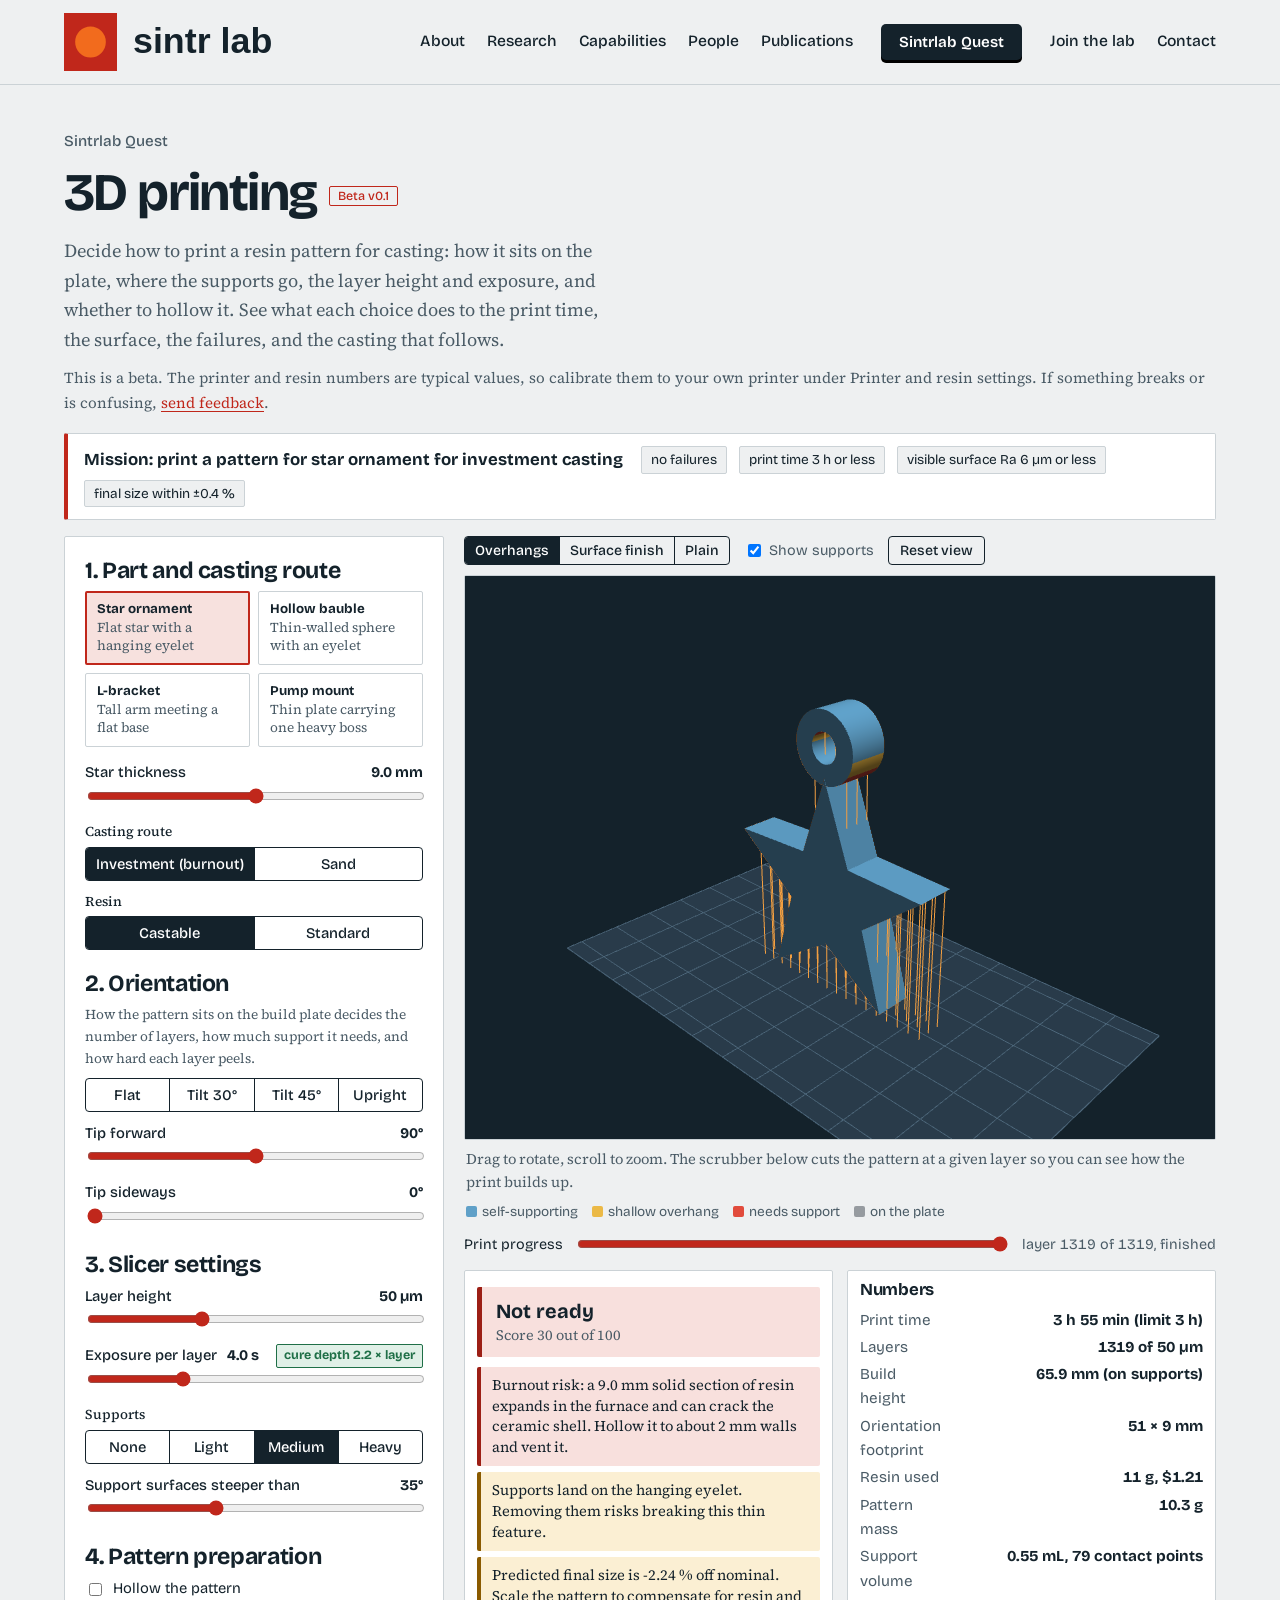
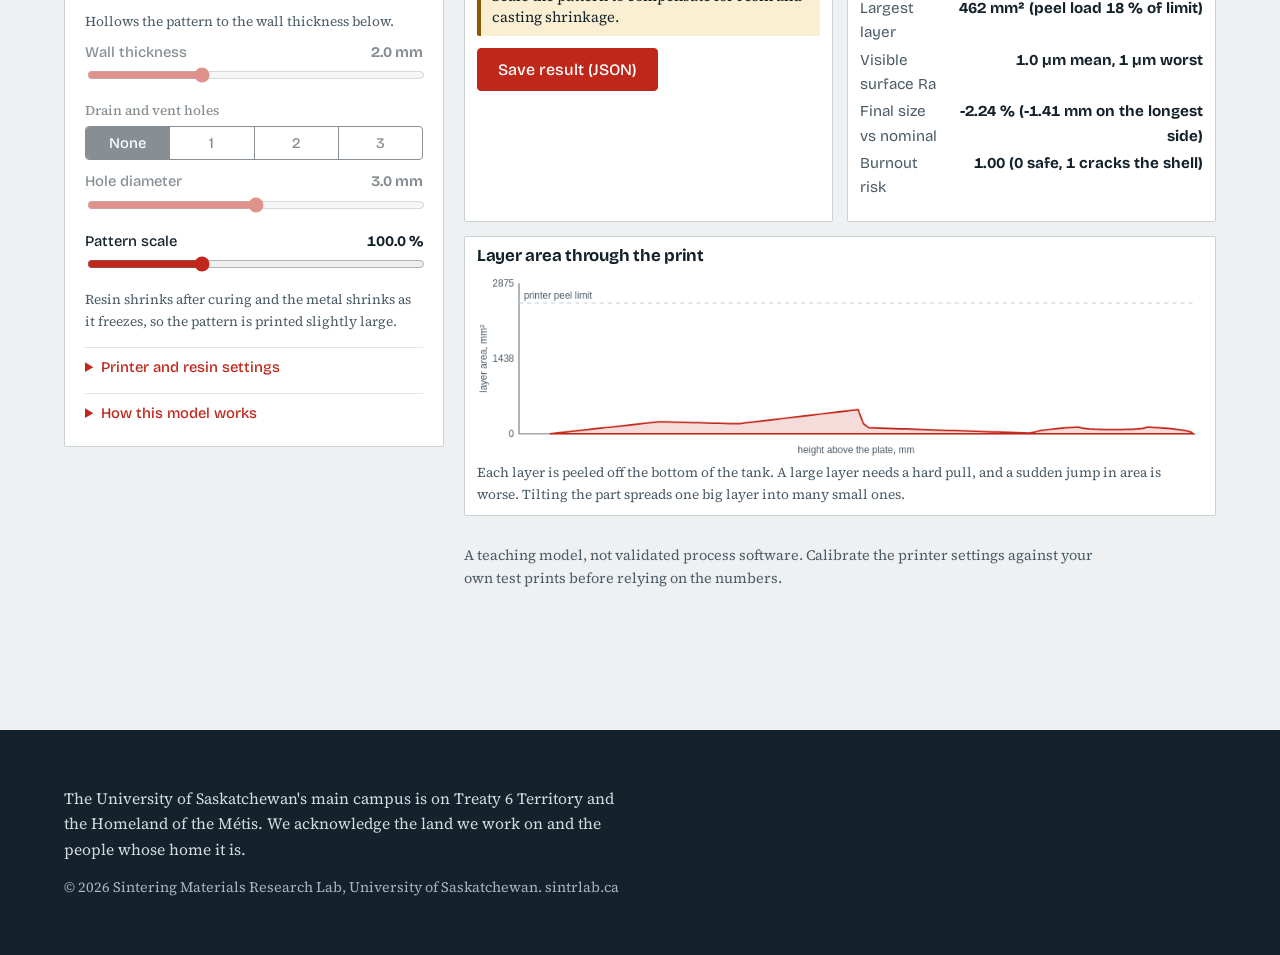
<file: simulators/printing.html>
<!DOCTYPE html>
<html lang="en">
<head>
<meta charset="utf-8">
<meta name="viewport" content="width=device-width, initial-scale=1">
<title>3D printing | Sintrlab Quest | Sintering Materials Research Lab | University of Saskatchewan</title>
<meta name="description" content="Interactive resin 3D printing simulator for casting patterns, from the Sintering Materials Research Lab at the University of Saskatchewan. Choose orientation, supports, layer height, exposure and hollowing, and see print time, surface finish and failures.">
<link rel="canonical" href="https://sintrlab.ca/simulators/printing.html">
<meta property="og:title" content="3D printing | Sintrlab Quest | Sintering Materials Research Lab">
<meta property="og:description" content="Decide how to print a resin casting pattern and see what each choice costs.">
<meta property="og:url" content="https://sintrlab.ca/simulators/printing.html">
<meta property="og:type" content="website">
<meta name="theme-color" content="#EEF0F1">
<link rel="icon" type="image/svg+xml" href="../sintrlab_symbol.svg">
<link rel="preconnect" href="https://fonts.googleapis.com">
<link rel="preconnect" href="https://fonts.gstatic.com" crossorigin>
<link href="https://fonts.googleapis.com/css2?family=Bricolage+Grotesque:opsz,wght@12..96,500;12..96,700&family=Source+Serif+4:ital,opsz,wght@0,8..60,400;0,8..60,600;1,8..60,400&display=swap" rel="stylesheet">
<link rel="stylesheet" href="../site-shell.css">
<!--
  3D printing simulator (beta v0.1). The simulator makes no network calls.
  The header, dropdown and footer come from ../site-nav.js; colours and fonts from ../site-shell.css.
-->
<style>

h2{font-size:1.45rem;font-weight:700;margin:0 0 8px}
h3{font-size:1.05rem;font-weight:700;margin:18px 0 6px}
/* Intro */
.tool-intro{padding:44px 0 20px}
.tool-intro .sub{font-size:1.15rem;color:var(--ink-soft);margin:14px 0 0;max-width:62ch}
.badge{display:inline-block;font-family:var(--head);font-weight:500;font-size:.78rem;letter-spacing:0;color:var(--accent);border:1px solid var(--accent);border-radius:2px;padding:2px 8px;margin-left:12px;vertical-align:middle}
.tool-intro .fb{font-size:.95rem;color:var(--ink-soft);margin:12px 0 0}
.crumb{font-family:var(--head);font-weight:500;font-size:.95rem;color:var(--ink-soft);margin:0 0 10px}

/* Steps and mission */
.tabs{display:inline-flex;border:1px solid var(--ink);border-radius:4px;overflow:hidden;margin:18px 0 14px;flex-wrap:wrap}
.tab{font-family:var(--head);font-weight:500;font-size:.98rem;padding:9px 20px;border:0;background:transparent;color:var(--ink);cursor:pointer}
.tab+.tab{border-left:1px solid var(--ink)}
.tab[aria-current="step"]{background:var(--ink);color:#fff}
.tab:not([aria-current="step"]):not(:disabled):hover{background:rgba(20,34,43,.08)}
.tab:disabled{opacity:.42;cursor:default}
.tab.done::after{content:" \2713"}
.mission{padding:12px 16px;border:1px solid var(--line);border-left:4px solid var(--accent);background:var(--surface);border-radius:2px;display:flex;flex-wrap:wrap;gap:6px 12px;align-items:center}
.mission b{font:700 1.05rem var(--head);margin-right:6px}
.chip{font-family:var(--head);font-size:.85rem;padding:2px 9px;border:1px solid var(--line);border-radius:2px;background:var(--bg);white-space:nowrap}

/* Layout */
.grid{display:grid;grid-template-columns:minmax(300px,380px) 1fr;gap:20px;margin-top:16px;align-items:start}
@media (max-width:900px){.grid{grid-template-columns:1fr}.stagecol{order:-1}.site-header .wrap{min-height:72px}.brand-symbol{height:46px}.brand-word{height:36px}.nav{gap:16px}}
.panel{background:var(--surface);border:1px solid var(--line);border-radius:2px;padding:20px}
.pane{display:none}.pane.on{display:block}
.lead{color:var(--ink-soft)}
.fine{font-size:.85rem;color:var(--ink-soft)}
.presets{display:flex;flex-wrap:wrap;gap:6px;margin:0 0 14px}
.presets button{padding:5px 11px;font-size:.88rem;font-weight:500;border:1px solid var(--line);background:var(--bg);border-radius:2px;cursor:pointer;color:var(--ink)}
.presets button:hover{border-color:var(--accent)}
.mixrow{display:grid;grid-template-columns:1fr 46px;gap:5px 10px;align-items:center;margin:0 0 12px}
.mixrow select{grid-column:1/-1;padding:7px 8px;background:var(--bg);border:1px solid var(--line);border-left:8px solid var(--line);border-radius:2px;color:var(--ink);font-size:.95rem}
.mixrow input[type=range]{width:100%}
.mixrow output{text-align:right;font-variant-numeric:tabular-nums;font-weight:700;font-family:var(--head)}
input[type=range]{accent-color:var(--accent)}
.bar{display:flex;height:14px;border-radius:2px;overflow:hidden;border:1px solid var(--line);margin:2px 0 12px}
.bar div{height:100%}
.kv{display:grid;grid-template-columns:1fr auto;gap:3px 12px;margin:8px 0 12px;font-family:var(--head);font-size:.95rem}
.kv dt{color:var(--ink-soft)}
.kv dd{margin:0;text-align:right;font-weight:700;font-variant-numeric:tabular-nums}
.notes,.checks{margin:0 0 12px;padding:0;list-style:none}
.notes li,.checks li{padding:8px 11px;border-radius:2px;margin:0 0 6px;font-size:.92rem;line-height:1.42;border-left:4px solid var(--line);background:var(--bg)}
li.ok{border-left-color:var(--ok);background:var(--ok-soft)}
li.warn{border-left-color:var(--warn);background:var(--warn-soft)}
li.bad{border-left-color:var(--bad);background:var(--bad-soft)}
.btn{display:inline-block;font-family:var(--head);font-weight:500;font-size:1rem;padding:11px 20px;border-radius:4px;border:1px solid var(--ink);background:transparent;color:var(--ink);cursor:pointer;text-decoration:none}
.btn.small{padding:5px 11px;font-size:.88rem}
.btn:hover:not(:disabled){background:rgba(20,34,43,.08)}
.btn.primary{background:var(--accent);color:#fff;border-color:var(--accent)}
.btn.primary:hover:not(:disabled){background:var(--accent-deep);border-color:var(--accent-deep)}
.btn.danger{background:#B4470C;color:#fff;border-color:#B4470C}
.btn.danger:hover:not(:disabled){background:#963A08}
.btn:disabled{opacity:.45;cursor:default}
.row{display:flex;gap:8px;flex-wrap:wrap;margin:8px 0}
.seg{display:flex;border:1px solid var(--ink);border-radius:4px;overflow:hidden;margin:4px 0 10px}
.seg button{flex:1;padding:7px 8px;border:0;border-right:1px solid var(--ink);background:transparent;color:var(--ink);cursor:pointer;font-weight:500;font-size:.92rem;white-space:nowrap}
.seg button:last-child{border-right:0}
.seg button:hover{background:rgba(20,34,43,.08)}
.seg button[aria-pressed="true"]{background:var(--ink);color:#fff}
.seg.small{margin:0}.seg.small button{padding:5px 10px;font-size:.88rem}
.shapes{display:grid;grid-template-columns:1fr 1fr;gap:8px;margin:8px 0 14px}
.shape{text-align:left;padding:9px 11px;border:1px solid var(--line);border-radius:2px;background:var(--surface);cursor:pointer;line-height:1.3;color:var(--ink)}
.shape b{display:block;font-family:var(--head);font-weight:700}
.shape span{font-family:var(--body);font-size:.85rem;color:var(--ink-soft)}
.shape:hover{border-color:var(--ink)}
.shape[aria-pressed="true"]{border:2px solid var(--accent);padding:8px 10px;background:var(--accent-soft)}
.slider{margin:0 0 10px}
.slider label{display:flex;justify-content:space-between;font-size:.92rem;font-weight:500}
.slider label span{font-weight:700;font-variant-numeric:tabular-nums}
.slider input{width:100%}
details{margin:14px 0 0;font-size:.92rem;border-top:1px solid var(--line-soft);padding-top:8px}
summary{cursor:pointer;font-family:var(--head);font-weight:500;color:var(--accent)}
details p{margin:6px 0 0;color:var(--ink-soft)}
.stagecol{min-width:0}
.cardstage{background:var(--surface);border:1px solid var(--line);border-radius:2px;padding:16px 20px}
.cardstage svg{width:100%;height:auto;display:block}
.ax{stroke:var(--ink-soft);stroke-width:1}
.gl{stroke:var(--line);stroke-width:1;stroke-dasharray:3 4}
.tk{fill:var(--ink-soft);font:11px var(--head)}
.lb{fill:var(--ink);font:600 12px var(--head)}
.band{fill:var(--accent-soft);stroke:var(--accent);stroke-width:1.5}
.curve{fill:none;stroke:var(--accent);stroke-width:2.6;stroke-linejoin:round}
.toolbar{display:flex;flex-wrap:wrap;gap:8px 14px;align-items:center;margin:0 0 10px;font-size:.9rem}
.toolbar .cutpos{display:flex;align-items:center;gap:6px}
.toolbar .cutpos input{width:130px}
.toolbar label.chk{display:flex;align-items:center;gap:5px;color:var(--ink-soft)}
.cvwrap{background:var(--stage);border-radius:2px;overflow:hidden;line-height:0;border:1px solid var(--line)}
#cv{width:100%;height:auto;display:block;touch-action:none;cursor:grab}
#cv.dragging{cursor:grabbing}
.cap{margin:8px 2px 0;font-size:.92rem;color:var(--ink-soft);min-height:2.7em}
.legend{display:flex;align-items:center;flex-wrap:wrap;gap:6px 14px;margin:6px 2px 0;font-family:var(--head);font-size:.85rem;color:var(--ink-soft)}
.grad{width:240px;height:10px;border-radius:2px;border:1px solid var(--line);background:linear-gradient(90deg,#9ca2aa 0%,#963224 28%,#cd3e22 52%,#ff8c28 70%,#ffe8aa 100%)}
.sw{display:inline-block;width:11px;height:11px;border-radius:2px;margin-right:5px;vertical-align:-1px}
.lower{display:grid;grid-template-columns:minmax(180px,34%) 1fr;gap:12px;margin-top:12px}
@media (max-width:700px){.lower{grid-template-columns:1fr}}
.box{background:var(--surface);border:1px solid var(--line);border-radius:2px;padding:10px 12px}
.box canvas{width:100%;height:auto;display:block}
.box p{margin:4px 0 0;font-size:.85rem;color:var(--ink-soft)}
#sec{image-rendering:pixelated;background:#202731;border-radius:2px}
.status{padding:9px 12px;border-radius:2px;background:var(--accent-soft);border-left:4px solid var(--accent);margin:8px 0 10px;font-family:var(--head);font-weight:500}
.status.solid{background:var(--ok-soft);border-left-color:var(--ok)}
.status.bad{background:var(--bad-soft);border-left-color:var(--bad)}
.verdict{padding:12px 14px;border-radius:2px;font:700 1.25rem var(--head);margin:6px 0 10px}
.verdict.ok{background:var(--ok-soft);border-left:5px solid var(--ok)}
.verdict.bad{background:var(--bad-soft);border-left:5px solid var(--bad)}
.verdict small{display:block;font:400 .9rem var(--body);color:var(--ink-soft);margin-top:2px}
table.spec{width:100%;border-collapse:collapse;font-family:var(--head);font-size:.92rem;margin:6px 0 10px}
table.spec th,table.spec td{padding:6px 6px;border-bottom:1px solid var(--line-soft);text-align:right;font-variant-numeric:tabular-nums}
table.spec th:first-child,table.spec td:first-child{text-align:left}
table.spec th{font-weight:500;color:var(--ink-soft)}
td.pass{color:var(--ok);font-weight:700}td.fail{color:var(--bad);font-weight:700}
.disclaimer{max-width:80ch;font-size:.9rem;color:var(--ink-soft);margin:28px 0 56px}

/* ---- additions for the printing simulator ---- */
.stagecol{min-width:0}
.viewbar{display:flex;flex-wrap:wrap;gap:8px 14px;align-items:center;margin:0 0 10px;font-size:.9rem}
.viewbar label.chk{display:flex;align-items:center;gap:5px;color:var(--ink-soft)}
#gl{width:100%;height:auto;display:block;touch-action:none;cursor:grab;aspect-ratio:4/3;background:var(--stage)}
#gl.dragging{cursor:grabbing}
.nogl{padding:40px 20px;color:#fff;font-family:var(--head);line-height:1.4}
.scrub{display:flex;align-items:center;gap:12px;margin:10px 0 0;font-family:var(--head);font-size:.9rem}
.scrub input{flex:1}
.scrub output{min-width:12.5em;text-align:right;font-variant-numeric:tabular-nums;color:var(--ink-soft)}
.badge2{display:inline-block;margin-left:8px;padding:0 7px;border-radius:2px;font-family:var(--head);font-weight:500;font-size:.78rem;border:1px solid var(--line);background:var(--bg)}
.badge2.ok{border-color:var(--ok);color:var(--ok);background:var(--ok-soft)}
.badge2.warn{border-color:var(--warn);color:var(--warn);background:var(--warn-soft)}
.badge2.bad{border-color:var(--bad);color:var(--bad);background:var(--bad-soft)}
.results{margin-top:14px;display:grid;grid-template-columns:minmax(0,1fr) minmax(0,1fr);gap:14px}
@media (max-width:900px){.results{grid-template-columns:1fr}}
.results h3{margin-top:0}
.numrow{display:grid;grid-template-columns:1fr 84px;gap:4px 10px;align-items:center;margin:0 0 6px;font-size:.9rem}
.numrow input{width:100%;padding:4px 6px;border:1px solid var(--line);border-radius:2px;background:var(--bg);font-family:var(--head)}
.sw2{display:inline-block;width:11px;height:11px;border-radius:2px;margin:0 5px 0 0;vertical-align:-1px}
.chkrow{display:flex;align-items:center;gap:8px;margin:0 0 10px;font-family:var(--head);font-size:.92rem}
.chkrow input{width:auto}
.dim{opacity:.5;pointer-events:none}
.profile canvas{width:100%;height:auto;display:block}
.hint{font-size:.85rem;color:var(--ink-soft);margin:2px 0 8px}
@media (max-width:700px){.scrub{flex-wrap:wrap}.scrub input{flex-basis:100%}.scrub output{text-align:left;min-width:0}}
</style>
</head>
<body>
<a class="skip" href="#main">Skip to main content</a>
<div data-site-header></div>

<main id="main">
  <section class="tool-intro">
    <div class="wrap">
      <p class="crumb">Sintrlab Quest</p>
      <h1>3D printing<span class="badge">Beta v0.1</span></h1>
      <p class="sub">Decide how to print a resin pattern for casting: how it sits on the plate, where the supports go, the layer height and exposure, and whether to hollow it. See what each choice does to the print time, the surface, the failures, and the casting that follows.</p>
      <p class="fb">This is a beta. The printer and resin numbers are typical values, so calibrate them to your own printer under Printer and resin settings. If something breaks or is confusing, <a href="mailto:anil.prasad@usask.ca?subject=Sintrlab%20Quest%20feedback%3A%203D%20printing%20(beta%20v0.1)">send feedback</a>.</p>

      <section class="mission" id="mission" aria-live="polite" style="margin-top:18px"></section>

      <div class="grid">
        <aside class="panel" id="panel">
          <h2>1. Part and casting route</h2>
          <div class="shapes" id="parts"></div>
          <div class="slider"><label for="thk" id="thkLabel">Thickness <span id="thkOut"></span></label><input type="range" id="thk" min="3" max="15" step="0.5"></div>
          <div class="fine" style="font-weight:500;color:var(--ink)">Casting route</div>
          <div class="seg" id="routeSeg"><button data-v="investment">Investment (burnout)</button><button data-v="sand">Sand</button></div>
          <div class="fine" style="font-weight:500;color:var(--ink)">Resin</div>
          <div class="seg" id="resinSeg"><button data-v="castable">Castable</button><button data-v="standard">Standard</button></div>

          <h2 style="margin-top:20px">2. Orientation</h2>
          <p class="hint">How the pattern sits on the build plate decides the number of layers, how much support it needs, and how hard each layer peels.</p>
          <div class="seg" id="presets"><button data-rx="0" data-ry="0">Flat</button><button data-rx="30" data-ry="0">Tilt 30°</button><button data-rx="45" data-ry="0">Tilt 45°</button><button data-rx="90" data-ry="0">Upright</button></div>
          <div class="slider"><label for="rx">Tip forward <span id="rxOut"></span></label><input type="range" id="rx" min="0" max="180" step="5"></div>
          <div class="slider"><label for="ry">Tip sideways <span id="ryOut"></span></label><input type="range" id="ry" min="0" max="180" step="5"></div>

          <h2 style="margin-top:20px">3. Slicer settings</h2>
          <div class="slider"><label for="layer">Layer height <span id="layerOut"></span></label><input type="range" id="layer" min="0.025" max="0.1" step="0.025"></div>
          <div class="slider"><label for="exposure">Exposure per layer <span id="exposureOut"></span><span id="cureBadge" class="badge2"></span></label><input type="range" id="exposure" min="1" max="12" step="0.1"></div>
          <div class="fine" style="font-weight:500;color:var(--ink)">Supports</div>
          <div class="seg" id="supSeg"><button data-v="none">None</button><button data-v="light">Light</button><button data-v="medium">Medium</button><button data-v="heavy">Heavy</button></div>
          <div class="slider"><label for="phiC">Support surfaces steeper than <span id="phiCOut"></span></label><input type="range" id="phiC" min="20" max="60" step="5"></div>

          <h2 style="margin-top:20px">4. Pattern preparation</h2>
          <div class="chkrow"><input type="checkbox" id="hollow"><label for="hollow">Hollow the pattern</label></div>
          <p class="hint" id="hollowNote"></p>
          <div id="wallRow" class="slider"><label for="wall">Wall thickness <span id="wallOut"></span></label><input type="range" id="wall" min="1" max="4" step="0.5"></div>
          <div id="holesBox">
            <div class="fine" style="font-weight:500;color:var(--ink)">Drain and vent holes</div>
            <div class="seg" id="holesSeg"><button data-v="0">None</button><button data-v="1">1</button><button data-v="2">2</button><button data-v="3">3</button></div>
            <div class="slider"><label for="holeD">Hole diameter <span id="holeDOut"></span></label><input type="range" id="holeD" min="1" max="5" step="0.5"></div>
          </div>
          <div class="slider"><label for="scale">Pattern scale <span id="scaleOut"></span></label><input type="range" id="scale" min="98" max="104" step="0.1"></div>
          <p class="hint">Resin shrinks after curing and the metal shrinks as it freezes, so the pattern is printed slightly large.</p>

          <details>
            <summary>Printer and resin settings</summary>
            <p class="hint" style="margin-top:8px">Typical values for a masked-stereolithography printer. Change them to match yours.</p>
            <div class="numrow"><label for="s_buildX">Build width, mm</label><input id="s_buildX" type="number" step="1"></div>
            <div class="numrow"><label for="s_buildY">Build depth, mm</label><input id="s_buildY" type="number" step="1"></div>
            <div class="numrow"><label for="s_buildZ">Build height, mm</label><input id="s_buildZ" type="number" step="1"></div>
            <div class="numrow"><label for="s_intensity">Light intensity, mW/cm²</label><input id="s_intensity" type="number" step="0.1"></div>
            <div class="numrow"><label for="s_liftBase">Lift and settle per layer, s</label><input id="s_liftBase" type="number" step="0.5"></div>
            <div class="numrow"><label for="s_peelArea">Layer area the printer can peel, mm²</label><input id="s_peelArea" type="number" step="100"></div>
            <div class="numrow"><label for="s_resinCost">Resin cost, $ per litre</label><input id="s_resinCost" type="number" step="5"></div>
            <div class="numrow"><label for="s_resinShrink">Resin shrinkage, %</label><input id="s_resinShrink" type="number" step="0.1"></div>
            <div class="numrow"><label for="s_castShrink">Casting shrinkage, %</label><input id="s_castShrink" type="number" step="0.1"></div>
          </details>
          <details>
            <summary>How this model works</summary>
            <p>Every number comes from the pattern's geometry. Faces that hang past the support angle get pillars underneath. The layer count follows from the height. Each layer's cross-section area sets the peel load. Stair-stepping gives the surface roughness on slanted faces. Cure depth comes from exposure through a standard working curve. The rules for burnout, trapped resin and shrinkage are simplified from general practice, not from your resin's data sheet.</p>
          </details>
        </aside>

        <section class="stagecol">
          <div class="viewbar">
            <div class="seg small" id="viewSeg"><button data-v="overhang">Overhangs</button><button data-v="finish">Surface finish</button><button data-v="plain">Plain</button></div>
            <label class="chk"><input type="checkbox" id="showSup" checked> Show supports</label>
            <button class="btn small" id="resetView" type="button">Reset view</button>
          </div>
          <div class="cvwrap"><canvas id="gl" role="img" aria-label="3D view of the pattern on the build plate, with supports"></canvas></div>
          <div class="cap" id="cap"></div>
          <div class="legend" id="legend"></div>
          <div class="scrub"><label for="progress">Print progress</label><input type="range" id="progress" min="0" max="100" value="100"><output id="progOut"></output></div>

          <div class="results">
            <div class="box">
              <div id="verdict" class="verdict"></div>
              <ul class="notes" id="flags"></ul>
              <button class="btn primary" id="saveBtn" type="button">Save result (JSON)</button>
            </div>
            <div class="box">
              <h3>Numbers</h3>
              <dl class="kv" id="metrics"></dl>
            </div>
          </div>
          <div class="box profile" style="margin-top:14px">
            <h3 style="margin-top:0">Layer area through the print</h3>
            <canvas id="prof" width="900" height="230" role="img" aria-label="Cross-section area of each layer against height, with the printer's peel limit"></canvas>
            <p class="hint">Each layer is peeled off the bottom of the tank. A large layer needs a hard pull, and a sudden jump in area is worse. Tilting the part spreads one big layer into many small ones.</p>
          </div>
          <p class="disclaimer">A teaching model, not validated process software. Calibrate the printer settings against your own test prints before relying on the numbers.</p>
        </section>
      </div>
    </div>
  </section>
</main>

<div data-site-footer></div>
<script src="../site-nav.js" defer></script>
<script>
(function(){
'use strict';
// ==== PRINT CORE ====
const DEG=Math.PI/180;

/* ---------- mesh builder: triangles with an optional desired outward normal ---------- */
function MB(){this.p=[];this.n=[];this.g=[];}
MB.prototype.tri=function(a,b,c,g,want,na,nb,nc){
  const ux=b[0]-a[0],uy=b[1]-a[1],uz=b[2]-a[2],vx=c[0]-a[0],vy=c[1]-a[1],vz=c[2]-a[2];
  let nx=uy*vz-uz*vy,ny=uz*vx-ux*vz,nz=ux*vy-uy*vx;
  const L=Math.hypot(nx,ny,nz); if(L<1e-9) return;
  if(want&&nx*want[0]+ny*want[1]+nz*want[2]<0){const t=b;b=c;c=t;const tn=nb;nb=nc;nc=tn;nx=-nx;ny=-ny;nz=-nz;}
  nx/=L;ny/=L;nz/=L; const f=[nx,ny,nz],A=na||f,B=nb||f,C=nc||f;
  this.p.push(a[0],a[1],a[2],b[0],b[1],b[2],c[0],c[1],c[2]);
  this.n.push(A[0],A[1],A[2],B[0],B[1],B[2],C[0],C[1],C[2]); this.g.push(g);
};
MB.prototype.done=function(){return {p:Float32Array.from(this.p),n:Float32Array.from(this.n),g:Uint8Array.from(this.g),count:this.g.length};};

/* group codes: 0 plain, 1 visible (cosmetic or mounting) face, 2 delicate eyelet, 3 internal cavity */
function prism(mb,poly,z0,z1,center,gEdge){
  const n=poly.length;
  for(let i=0;i<n;i++){
    const a=poly[i],b=poly[(i+1)%n];
    mb.tri([center[0],center[1],z1],[a[0],a[1],z1],[b[0],b[1],z1],gEdge?gEdge(i,'top'):0,[0,0,1]);
    mb.tri([center[0],center[1],z0],[a[0],a[1],z0],[b[0],b[1],z0],gEdge?gEdge(i,'bot'):0,[0,0,-1]);
    const w=[b[1]-a[1],-(b[0]-a[0]),0], g=gEdge?gEdge(i,'side'):0;
    mb.tri([a[0],a[1],z0],[b[0],b[1],z0],[b[0],b[1],z1],g,w);
    mb.tri([a[0],a[1],z0],[b[0],b[1],z1],[a[0],a[1],z1],g,w);
  }
}
function ring(mb,cx,cy,z0,z1,ro,ri,g,N){
  N=N||40; const P=(r,a,z)=>[cx+r*Math.cos(a),cy+r*Math.sin(a),z];
  for(let k=0;k<N;k++){
    const a0=2*Math.PI*k/N,a1=2*Math.PI*(k+1)/N,am=(a0+a1)/2,n0=[Math.cos(a0),Math.sin(a0),0],n1=[Math.cos(a1),Math.sin(a1),0],wm=[Math.cos(am),Math.sin(am),0];
    const m0=[-n0[0],-n0[1],0],m1=[-n1[0],-n1[1],0],wi=[-wm[0],-wm[1],0];
    mb.tri(P(ro,a0,z0),P(ro,a1,z0),P(ro,a1,z1),g,wm,n0,n1,n1); mb.tri(P(ro,a0,z0),P(ro,a1,z1),P(ro,a0,z1),g,wm,n0,n1,n0);
    mb.tri(P(ri,a0,z0),P(ri,a1,z0),P(ri,a1,z1),g,wi,m0,m1,m1); mb.tri(P(ri,a0,z0),P(ri,a1,z1),P(ri,a0,z1),g,wi,m0,m1,m0);
    mb.tri(P(ro,a0,z1),P(ro,a1,z1),P(ri,a1,z1),g,[0,0,1]); mb.tri(P(ro,a0,z1),P(ri,a1,z1),P(ri,a0,z1),g,[0,0,1]);
    mb.tri(P(ro,a0,z0),P(ro,a1,z0),P(ri,a1,z0),g,[0,0,-1]); mb.tri(P(ro,a0,z0),P(ri,a1,z0),P(ri,a0,z0),g,[0,0,-1]);
  }
}
function sphere(mb,R,g,inward,nLat,nLon){
  const V=(i,j)=>{const th=Math.PI*i/nLat,ph=2*Math.PI*j/nLon,s=Math.sin(th);return [R*s*Math.cos(ph),R*Math.cos(th),R*s*Math.sin(ph)];};
  const sg=inward?-1:1, Nn=p=>[sg*p[0]/R,sg*p[1]/R,sg*p[2]/R];
  for(let i=0;i<nLat;i++)for(let j=0;j<nLon;j++){
    const a=V(i,j),b=V(i+1,j),c=V(i+1,j+1),d=V(i,j+1), w=Nn([(a[0]+b[0]+c[0]+d[0])/4,(a[1]+b[1]+c[1]+d[1])/4,(a[2]+b[2]+c[2]+d[2])/4]);
    mb.tri(a,b,c,g,w,Nn(a),Nn(b),Nn(c)); mb.tri(a,c,d,g,w,Nn(a),Nn(c),Nn(d));
  }
}
function rectT(cx,cz,ang,x0,x1,z0,z1){const c=Math.cos(ang),s=Math.sin(ang);let t=1e9;
  if(c>1e-9)t=Math.min(t,(x1-cx)/c);else if(c<-1e-9)t=Math.min(t,(x0-cx)/c);
  if(s>1e-9)t=Math.min(t,(z1-cz)/s);else if(s<-1e-9)t=Math.min(t,(z0-cz)/s);return t;}

/* ---------- the four parts (millimetres; y is up in the part's own frame) ---------- */
const PARTS={
  star:{name:'Star ornament',blurb:'Flat star with a hanging eyelet',cavity:false,
    thk:{min:3,max:15,def:9,label:'Star thickness'},mission:{timeH:3,tag:'visible faces'},
    build(t){
      const mb=new MB(),R=27,r=11.1,poly=[];
      for(let k=0;k<10;k++){const a=(90+36*k)*DEG,rad=k%2?r:R;poly.push([rad*Math.cos(a),rad*Math.sin(a)]);}
      const z0=-t/2,z1=t/2;
      prism(mb,poly,z0,z1,[0,0],(i,w)=>w==='side'?0:1);
      ring(mb,0,33.3,z0,z1,7.8,3.3,2,40);
      return mb.done();
    }},
  bauble:{name:'Hollow bauble',blurb:'Thin-walled sphere with an eyelet',cavity:true,
    thk:{min:1.5,max:10,def:6,label:'Wall thickness'},mission:{timeH:8,tag:'outer surface'},
    build(t){
      const mb=new MB(),R=27;
      sphere(mb,R,1,false,32,64); sphere(mb,R-t,3,true,32,64);
      ring(mb,0,30.3,-4.5,4.5,7.8,3.3,2,40);
      return mb.done();
    }},
  bracket:{name:'L-bracket',blurb:'Tall arm meeting a flat base',cavity:false,
    thk:{min:6,max:24,def:15,label:'Wall thickness'},mission:{timeH:4,tag:'mounting face'},
    build(T){
      const mb=new MB(),poly=[[0,0],[72,0],[72,T],[T,T],[T,60],[0,60]];
      prism(mb,poly,0,42,[T/2,T/2],(i,w)=>(i===0&&w==='side')?1:0);
      return mb.done();
    }},
  mount:{name:'Pump mount',blurb:'Thin plate carrying one heavy boss',cavity:false,
    thk:{min:3,max:15,def:9,label:'Plate thickness'},mission:{timeH:4,tag:'mounting face'},
    build(T){
      const mb=new MB(),X=72,Z=42,bx=33,bz=21,rb=13.5,Hb=42,N=48;
      mb.tri([0,0,0],[X,0,0],[X,0,Z],1,[0,-1,0]); mb.tri([0,0,0],[X,0,Z],[0,0,Z],1,[0,-1,0]);
      const wall=(a,b,c,d,w)=>{mb.tri(a,b,c,0,w);mb.tri(a,c,d,0,w);};
      wall([0,0,0],[0,0,Z],[0,T,Z],[0,T,0],[-1,0,0]); wall([X,0,0],[X,0,Z],[X,T,Z],[X,T,0],[1,0,0]);
      wall([0,0,0],[X,0,0],[X,T,0],[0,T,0],[0,0,-1]); wall([0,0,Z],[X,0,Z],[X,T,Z],[0,T,Z],[0,0,1]);
      const angs=[];for(let k=0;k<N;k++)angs.push(2*Math.PI*k/N);
      [[0,0],[X,0],[X,Z],[0,Z]].forEach(c=>{let a=Math.atan2(c[1]-bz,c[0]-bx);if(a<0)a+=2*Math.PI;angs.push(a);});
      angs.sort((a,b)=>a-b);
      for(let k=0;k<angs.length;k++){
        const a0=angs[k],a1=k+1<angs.length?angs[k+1]:angs[0]+2*Math.PI; if(a1-a0<1e-9)continue;
        const t0=rectT(bx,bz,a0,0,X,0,Z),t1=rectT(bx,bz,a1,0,X,0,Z);
        const o0=[bx+t0*Math.cos(a0),T,bz+t0*Math.sin(a0)],o1=[bx+t1*Math.cos(a1),T,bz+t1*Math.sin(a1)];
        const i0=[bx+rb*Math.cos(a0),T,bz+rb*Math.sin(a0)],i1=[bx+rb*Math.cos(a1),T,bz+rb*Math.sin(a1)];
        mb.tri(o0,o1,i1,0,[0,1,0]); mb.tri(o0,i1,i0,0,[0,1,0]);
        const am=(a0+a1)/2,w=[Math.cos(am),0,Math.sin(am)],n0=[Math.cos(a0),0,Math.sin(a0)],n1=[Math.cos(a1),0,Math.sin(a1)];
        const b0=[i0[0],T,i0[2]],b1=[i1[0],T,i1[2]],u0=[i0[0],Hb,i0[2]],u1=[i1[0],Hb,i1[2]];
        mb.tri(b0,b1,u1,0,w,n0,n1,n1); mb.tri(b0,u1,u0,0,w,n0,n1,n0);
        mb.tri([bx,Hb,bz],u0,u1,0,[0,1,0]);
      }
      return mb.done();
    }}
};
const _meshCache={};
function getMesh(key,t){const k=key+':'+t; return _meshCache[k]||(_meshCache[k]=PARTS[key].build(t));}
function meshVolume(m){let v=0;const p=m.p;for(let i=0;i<m.count;i++){const o=i*9;
  v+=(p[o]*(p[o+4]*p[o+8]-p[o+5]*p[o+7])-p[o+1]*(p[o+3]*p[o+8]-p[o+5]*p[o+6])+p[o+2]*(p[o+3]*p[o+7]-p[o+4]*p[o+6]))/6;}return v;}

/* ---------- printer, resin and process constants (typical values: calibrate to your printer) ---------- */
const DEFAULTS={buildX:120,buildY:68,buildZ:150,intensity:4.0,liftBase:6,peelArea:2500,resinCost:120,resinShrink:1.0,castShrink:1.3};
const RESIN={Dp:0.12,Ec:6.5,density:1.1,bottomLayers:5,bottomMult:8,liftPerMm2:0.004,raftThk:1.0,liftHeight:3.0,pillarD:0.8,bridge:1.0};
const SUPPORT={none:{s:0},light:{s:4},medium:{s:3},heavy:{s:2}};
const TARGET_RA={investment:6,sand:20};

function rotMat(rx,ry){const cx=Math.cos(rx*DEG),sx=Math.sin(rx*DEG),cy=Math.cos(ry*DEG),sy=Math.sin(ry*DEG);
  return [cy,sy*sx,sy*cx, 0,cx,-sx, -sy,cy*sx,cy*cx];}

/* ---------- the analysis ---------- */
function analyze(partKey,P,S){
  S=Object.assign({},DEFAULTS,S||{});
  const part=PARTS[partKey], m=getMesh(partKey,P.thk), N=m.count, R=rotMat(P.rx,P.ry), sc=P.scale/100;
  const q=new Float32Array(N*9);
  let mnx=1e9,mxx=-1e9,mny=1e9,mxy=-1e9,mnz=1e9,mxz=-1e9;
  for(let i=0;i<N*3;i++){
    const x=m.p[i*3]*sc,y=m.p[i*3+1]*sc,z=m.p[i*3+2]*sc;
    const X=R[0]*x+R[1]*y+R[2]*z,Y=R[3]*x+R[4]*y+R[5]*z,Z=R[6]*x+R[7]*y+R[8]*z;
    q[i*3]=X;q[i*3+1]=Y;q[i*3+2]=Z;
    if(X<mnx)mnx=X;if(X>mxx)mxx=X;if(Y<mny)mny=Y;if(Y>mxy)mxy=Y;if(Z<mnz)mnz=Z;if(Z>mxz)mxz=Z;
  }
  const tx=-(mnx+mxx)/2,ty=-(mny+mxy)/2,tz=-mnz;
  for(let i=0;i<N*3;i++){q[i*3]+=tx;q[i*3+1]+=ty;q[i*3+2]+=tz;}
  const dimX=mxx-mnx,dimY=mxy-mny,H=mxz-mnz;

  // per-triangle data
  const nx=new Float32Array(N),ny=new Float32Array(N),nz=new Float32Array(N),area=new Float32Array(N),cz=new Float32Array(N),phi=new Float32Array(N);
  let S_ext=0,A_total=0;
  for(let t=0;t<N;t++){
    const o=t*9,ux=q[o+3]-q[o],uy=q[o+4]-q[o+1],uz=q[o+5]-q[o+2],vx=q[o+6]-q[o],vy=q[o+7]-q[o+1],vz=q[o+8]-q[o+2];
    let a=uy*vz-uz*vy,b=uz*vx-ux*vz,c=ux*vy-uy*vx;const L=Math.hypot(a,b,c)||1e-12;
    nx[t]=a/L;ny[t]=b/L;nz[t]=c/L;area[t]=L/2;cz[t]=(q[o+2]+q[o+5]+q[o+8])/3;
    phi[t]=nz[t]<0?Math.asin(Math.min(1,-nz[t]))/DEG:0;
    A_total+=area[t]; if(m.g[t]!==3)S_ext+=area[t];
  }
  const phiC=P.phiC;
  // flat faces resting on the plate
  let flatPlate=0,overhangArea=0,critNeed=0,eyeNeed=0;
  const need=new Uint8Array(N),onPlate=new Uint8Array(N);
  for(let t=0;t<N;t++){
    if(m.g[t]===3)continue;
    if(nz[t]<-0.999&&cz[t]<0.05){onPlate[t]=1;flatPlate+=area[t];continue;}
    if(nz[t]<0&&phi[t]>phiC){need[t]=1;overhangArea+=area[t];if(m.g[t]===1)critNeed+=area[t];if(m.g[t]===2)eyeNeed+=area[t];}
  }
  const dens=SUPPORT[P.support], supported=dens.s>0;
  const needed=overhangArea>1;
  let lift=0; if(needed&&supported)lift=RESIN.liftHeight;
  if(lift>0)for(let i=0;i<N*3;i++)q[i*3+2]+=lift;
  const Hb=H+lift;

  // support columns (1 mm grid)
  const cs=1.0,gx=Math.ceil(dimX/cs)+2,gy=Math.ceil(dimY/cs)+2,x0=-dimX/2-cs,y0=-dimY/2-cs;
  const cols=new Array(gx*gy);
  for(let t=0;t<N;t++){
    if(Math.abs(nz[t])<1e-4)continue;
    const o=t*9,ax=q[o],ay=q[o+1],az=q[o+2],bx=q[o+3],by=q[o+4],bz=q[o+5],cx2=q[o+6],cy2=q[o+7],cz2=q[o+8];
    const den=(by-cy2)*(ax-cx2)+(cx2-bx)*(ay-cy2); if(Math.abs(den)<1e-12)continue;
    const i0=Math.max(0,Math.floor((Math.min(ax,bx,cx2)-x0)/cs)),i1=Math.min(gx-1,Math.ceil((Math.max(ax,bx,cx2)-x0)/cs));
    const j0=Math.max(0,Math.floor((Math.min(ay,by,cy2)-y0)/cs)),j1=Math.min(gy-1,Math.ceil((Math.max(ay,by,cy2)-y0)/cs));
    const type=nz[t]<0?0:1, flag=need[t]||(onPlate[t]&&lift>0)?1:0;
    for(let j=j0;j<=j1;j++)for(let i=i0;i<=i1;i++){
      const px=x0+(i+0.5)*cs,py=y0+(j+0.5)*cs;
      const l1=((by-cy2)*(px-cx2)+(cx2-bx)*(py-cy2))/den,l2=((cy2-ay)*(px-cx2)+(ax-cx2)*(py-cy2))/den,l3=1-l1-l2;
      if(l1<0||l2<0||l3<0)continue;
      const z=l1*az+l2*bz+l3*cz2, k=j*gx+i;
      (cols[k]||(cols[k]=[])).push([z,type,flag,m.g[t]]);
    }
  }
  let suppVol=0,contacts=0,critContacts=0,eyeContacts=0,suppProj=0;const segs=[];
  const sp=dens.s, pf=sp>0?Math.PI*(RESIN.pillarD/2)*(RESIN.pillarD/2)/(sp*sp):0;
  for(let k=0;k<cols.length;k++){
    const hits=cols[k]; if(!hits)continue; hits.sort((a,b)=>a[0]-b[0]);
    let inside=0,zBelow=0; const i=k%gx,j=(k/gx)|0;
    for(const h of hits){
      if(h[1]===0){
        if(inside===0&&h[2]&&supported){
          const ht=h[0]-zBelow;
          if(ht>0.15){suppVol+=ht*cs*cs*pf;suppProj+=cs*cs;contacts+=cs*cs/(sp*sp);if(h[3]===1)critContacts+=cs*cs/(sp*sp);if(h[3]===2)eyeContacts+=cs*cs/(sp*sp);
            if(i%sp===0&&j%sp===0){const px=x0+(i+0.5)*cs,py=y0+(j+0.5)*cs;segs.push(px,py,zBelow,px,py,h[0]);}}
        }
        inside++;
      } else { inside--; if(inside<=0){inside=0;zBelow=h[0];} }
    }
  }

  // layer profile (area and perimeter of the cross-section)
  const Ns=120,Ap=new Float32Array(Ns),Pp=new Float32Array(Ns),zs=H/Ns;
  for(let t=0;t<N;t++){
    const o=t*9; const za=q[o+2]-lift,zb=q[o+5]-lift,zc=q[o+8]-lift;
    const zmin=Math.min(za,zb,zc),zmax=Math.max(za,zb,zc); if(zmax-zmin<1e-9)continue;
    const nxy=Math.hypot(nx[t],ny[t]); if(nxy<1e-6)continue;
    const k0=Math.max(0,Math.ceil(zmin/zs-0.5)),k1=Math.min(Ns-1,Math.floor(zmax/zs-0.5));
    for(let k=k0;k<=k1;k++){
      const zk=(k+0.5)*zs; const pts=[];
      for(let e=0;e<3;e++){
        const a=o+e*3,b=o+((e+1)%3)*3, za2=q[a+2]-lift, zb2=q[b+2]-lift;
        if((za2-zk)*(zb2-zk)<0){const u=(zk-za2)/(zb2-za2);pts.push(q[a]+(q[b]-q[a])*u,q[a+1]+(q[b+1]-q[a+1])*u);}
      }
      if(pts.length<4)continue;
      let px=pts[0],py=pts[1],qx=pts[2],qy=pts[3];
      const dx=qx-px,dy=qy-py; if(dx*(-ny[t])+dy*nx[t]<0){const tx2=px,ty2=py;px=qx;py=qy;qx=tx2;qy=ty2;}
      Ap[k]+=0.5*(px*qy-qx*py); Pp[k]+=Math.hypot(dx,dy);
    }
  }
  const vol_solid=Math.abs(meshVolume({p:q,count:N}));
  const hollowOn=!part.cavity&&P.hollow;
  const wall=P.wall;
  for(let k=0;k<Ns;k++){ if(Ap[k]<0)Ap[k]=0; if(hollowOn)Ap[k]=Math.min(Ap[k],Pp[k]*wall); }
  let vol_part=vol_solid;
  if(hollowOn)vol_part=Math.min(vol_solid,S_ext*wall*0.92);
  const hasCavity=part.cavity||hollowOn;

  // resin and exposure
  const E=S.intensity*P.exposure, Cd=E>RESIN.Ec?RESIN.Dp*Math.log(E/RESIN.Ec):0, ratio=Cd/P.layer;
  const growth=0.35*Math.max(0,Cd-1.5*P.layer);

  // print time
  const Ltot=Math.max(1,Math.ceil(Hb/P.layer)), footprint=dimX*dimY, raftArea=lift>0?0.6*footprint:0;
  const areaAt=(z)=>{ // z measured from the plate
    if(z<lift){ return z<RESIN.raftThk?raftArea:0.04*suppProj; }
    const kk=Math.min(Ns-1,Math.max(0,Math.floor((z-lift)/zs))); return Ap[kk]; };
  let time=0,Amax=0,jump=0,prev=0;
  for(let l=0;l<Ltot;l++){
    const z=(l+0.5)*P.layer, a=areaAt(z); if(z>=lift){ if(a>Amax)Amax=a; if(l>0)jump=Math.max(jump,Math.abs(a-prev)); } prev=a;
    const ex=l<RESIN.bottomLayers?RESIN.bottomMult*P.exposure:P.exposure;
    time+=ex+S.liftBase+RESIN.liftPerMm2*a;
  }
  const peelIdx=Amax/S.peelArea;

  // resin used
  const vol_support=suppVol, vol_raft=lift>0?raftArea*RESIN.raftThk*0.7:0;
  const resin_mL=(vol_part+vol_support+vol_raft)/1000, resin_g=resin_mL*RESIN.density, cost=resin_mL/1000*S.resinCost;
  const pattern_g=vol_part/1000*RESIN.density;

  // surface finish on every face: stair-stepping plus a base texture. Support marks are counted separately.
  const ra=new Float32Array(N); let raSum=0,raArea=0,raMax=0;
  for(let t=0;t<N;t++){
    if(m.g[t]===3){ra[t]=0;continue;}
    const az=Math.abs(nz[t]); let r=1.0; // micrometres
    if(az>0.001&&az<0.999)r+=0.25*P.layer*az*1000;
    ra[t]=r;
    if(m.g[t]===1){raSum+=r*area[t];raArea+=area[t];if(r>raMax)raMax=r;}
  }
  const raMean=raArea?raSum/raArea:1.0, raWorst=raMax||1.0;
  const raTarget=TARGET_RA[P.route];

  // size
  const finalScale=sc*(1-S.resinShrink/100)*(1-S.castShrink/100);
  const Dmax=Math.max(dimX,dimY,H)/sc;
  const sizeErrPct=(finalScale-1)*100+(2*growth/Math.max(1,Math.max(dimX,dimY)))*100;
  const sizeErrMm=sizeErrPct/100*Dmax;

  // burnout and strength
  const wEff=hasCavity?(part.cavity?P.thk:wall):P.thk;
  let burnRisk=0;
  if(P.route==='investment'){
    burnRisk=Math.max(0,Math.min(1,(wEff-1.5)/4.5));
    if(hasCavity){ if(P.holes>=2)burnRisk*=0.7; else if(P.holes===1)burnRisk*=0.9; else burnRisk=1; }
  }
  const warpIdx=Math.max(dimX,dimY)/Math.max(H,0.5);

  // flags
  const flags=[]; const add=(lvl,txt)=>flags.push([lvl,txt]);
  if(dimX>S.buildX||dimY>S.buildY||Hb>S.buildZ)add('bad','Does not fit the build volume ('+dimX.toFixed(0)+' x '+dimY.toFixed(0)+' x '+Hb.toFixed(0)+' mm against '+S.buildX+' x '+S.buildY+' x '+S.buildZ+'). Change the orientation or the scale.');
  if(needed&&!supported)add('bad','Unsupported overhang: '+overhangArea.toFixed(0)+' mm² of the surface hangs past '+phiC+'° from vertical with no supports. It will sag or fail. Turn supports on or change the orientation.');
  else if(needed&&sp===4&&overhangArea>300)add('warn','Light supports under '+overhangArea.toFixed(0)+' mm² of overhang may let the surface sag. Try medium supports.');
  if(peelIdx>1)add('bad','Peel failure risk: the largest layer is '+Amax.toFixed(0)+' mm², over the printer\'s limit of '+S.peelArea+' mm². The part will pull off the plate. Tilt it, or hollow it.');
  else if(peelIdx>0.7)add('warn','Large layer area ('+Amax.toFixed(0)+' mm²) means hard peeling. Tilting the part spreads the load over more layers.');
  if(ratio<1.15)add('bad','Under-exposed: the cure depth is only '+ratio.toFixed(2)+' times the layer height, so layers will not bond. Raise the exposure.');
  else if(ratio<1.5)add('warn','Marginal exposure: cure depth is '+ratio.toFixed(2)+' times the layer height. Layers may delaminate. A little more exposure is safer.');
  else if(ratio>4)add('warn','Over-exposed: cure depth is '+ratio.toFixed(1)+' times the layer height. Features grow by about '+(2*growth).toFixed(2)+' mm and the pattern gets brittle.');
  if(hasCavity){
    if(P.holes===0)add('bad','Trapped resin: the cavity is closed. Liquid resin stays inside, then cures and cracks the pattern during post-cure. Add drain and vent holes.');
    else if(P.holes===1)add('warn','One hole drains slowly and cannot vent. Use two holes: one at the lowest point and one at the highest.');
    else if(P.holeD<2)add('warn','Holes under 2 mm are too small to drain viscous resin.');
  }
  if(P.route==='investment'&&P.resin==='standard')add('bad','Standard resin does not burn out cleanly. It leaves ash in the shell and spoils the casting. Use castable resin for investment casting.');
  if(P.route==='investment'&&P.resin==='castable'){
    if(burnRisk>=0.8&&!(hasCavity&&P.holes===0))add('bad','Burnout risk: a '+wEff.toFixed(1)+' mm solid section of resin expands in the furnace and can crack the ceramic shell. Hollow it to about 2 mm walls and vent it.');
    else if(burnRisk>=0.4)add('warn','Some shell-cracking risk on burnout (index '+burnRisk.toFixed(2)+'). Thinner walls and vent holes lower it.');
  }
  if(P.route==='sand'&&hasCavity&&wEff<2)add('bad','A '+wEff.toFixed(1)+' mm resin wall will crush when the sand is rammed around it. Use at least 2.5 mm, or leave the pattern solid.');
  else if(P.route==='sand'&&hasCavity&&wEff<3)add('warn','Thin pattern wall for ramming sand. Under 3 mm is fragile.');
  if(critContacts>0.5&&supported)add('warn','Supports touch the '+part.mission.tag+' ('+critContacts.toFixed(0)+' contact points). Each leaves a mark you will have to sand off. Fewer is better: reorient so the supports land on hidden faces.');
  if(eyeContacts>0.5&&supported)add('warn','Supports land on the hanging eyelet. Removing them risks breaking this thin feature.');
  if(raMean>raTarget)add('warn','Visible surface roughness averages '+raMean.toFixed(1)+' µm (up to '+raWorst.toFixed(0)+' µm), over the '+raTarget+' µm target for this route. Use thinner layers, or turn the part so its visible faces are flatter or more vertical.');
  if(warpIdx>30)add('bad','Likely to warp: the part is '+warpIdx.toFixed(0)+' times longer than it is tall in this orientation, so it will curl in post-cure.');
  else if(warpIdx>14&&H<0.3*Math.max(dimX,dimY))add('warn','Flat, thin part ('+warpIdx.toFixed(0)+' to 1). Expect some warping in post-cure.');
  if(Math.abs(sizeErrPct)>0.4)add('warn','Predicted final size is '+(sizeErrPct>0?'+':'')+sizeErrPct.toFixed(2)+' % off nominal. Scale the pattern to compensate for resin and casting shrinkage.');
  const nBad=flags.filter(f=>f[0]==='bad').length;
  if(!flags.length)add('ok','No problems found with this setup.');

  // score
  let score=100; score-=nBad*28;
  const limit=part.mission.timeH*3600; if(time>limit)score-=Math.min(20,(time-limit)/limit*40);
  if(raMean>raTarget)score-=Math.min(15,(raMean-raTarget)/raTarget*15);
  if(Math.abs(sizeErrPct)>0.4)score-=Math.min(15,(Math.abs(sizeErrPct)-0.4)*8);
  score-=Math.min(10,(critContacts*0.02+eyeContacts*0.3));
  if(burnRisk>0.4&&P.route==='investment')score-=Math.min(10,burnRisk*10);
  score=Math.max(0,Math.round(score));
  const accepted=nBad===0&&time<=limit&&raMean<=raTarget&&Math.abs(sizeErrPct)<=0.4&&burnRisk<0.4&&peelIdx<=0.7&&ratio>=1.5&&ratio<=4;

  return {q,R,t:[tx,ty,tz+lift],lift,dims:[dimX,dimY,H],Hb,N,nz,need,onPlate,ra,phi,area,g:m.g,
    Ap,Pp,Ns,zs,layers:Ltot,time,vol_part,vol_solid,vol_support,vol_raft,resin_g,resin_mL,cost,pattern_g,
    overhangArea,critNeed,critContacts,eyeContacts,contacts,suppSegs:Float32Array.from(segs),suppVol,
    Amax,peelIdx,jump,Cd,ratio,growth,E,raMean,raWorst,raTarget,finalScale,sizeErrPct,sizeErrMm,burnRisk,warpIdx,wEff,hasCavity,
    flags,nBad,score,accepted,limit,flatPlate};
}
// ==== END PRINT CORE ====

// ==== UI ====
const $=id=>document.getElementById(id);
const clamp=(v,a,b)=>Math.max(a,Math.min(b,v));
const S={part:'star',thk:9,rx:90,ry:0,layer:0.05,exposure:4.0,support:'medium',phiC:35,hollow:false,wall:2,holes:0,holeD:3,scale:100,
  route:'investment',resin:'castable',set:Object.assign({},DEFAULTS),view:'overhang',showSupports:true,progress:100};
let AN=null,dirty=true,pending=false,meshKey='';
const params=()=>({thk:S.thk,rx:S.rx,ry:S.ry,layer:S.layer,exposure:S.exposure,support:S.support,phiC:S.phiC,hollow:S.hollow,wall:S.wall,holes:S.holes,holeD:S.holeD,scale:S.scale,route:S.route,resin:S.resin});

/* ---------- controls ---------- */
(function buildPartButtons(){
  const host=$('parts');
  Object.keys(PARTS).forEach(k=>{
    const b=document.createElement('button');b.type='button';b.className='shape';b.dataset.part=k;
    b.innerHTML='<b>'+PARTS[k].name+'</b><span>'+PARTS[k].blurb+'</span>';
    b.addEventListener('click',()=>{S.part=k;S.thk=PARTS[k].thk.def;if(PARTS[k].cavity)S.hollow=false;syncControls();request();});
    host.appendChild(b);
  });
})();
function seg(id,key,conv){$(id).addEventListener('click',e=>{const b=e.target.closest('button');if(!b)return;S[key]=conv?conv(b.dataset.v):b.dataset.v;syncControls();request();});}
seg('routeSeg','route');seg('resinSeg','resin');seg('supSeg','support');seg('holesSeg','holes',v=>+v);
function slider(id,key,fmt){const el=$(id);el.addEventListener('input',()=>{S[key]=+el.value;syncControls();request();});}
slider('thk','thk');slider('rx','rx');slider('ry','ry');slider('layer','layer');slider('exposure','exposure');slider('phiC','phiC');slider('wall','wall');slider('holeD','holeD');slider('scale','scale');
$('hollow').addEventListener('change',()=>{S.hollow=$('hollow').checked;syncControls();request();});
$('presets').addEventListener('click',e=>{const b=e.target.closest('button');if(!b)return;S.rx=+b.dataset.rx;S.ry=+b.dataset.ry;syncControls();request();});
$('progress').addEventListener('input',()=>{S.progress=+$('progress').value;updateScrub();dirty=true;});
$('viewSeg').addEventListener('click',e=>{const b=e.target.closest('button');if(!b)return;S.view=b.dataset.v;syncControls();uploadColors();dirty=true;});
$('showSup').addEventListener('change',()=>{S.showSupports=$('showSup').checked;dirty=true;});
$('resetView').addEventListener('click',()=>{cam.yaw=-0.8;cam.pitch=0.45;cam.dist=185;dirty=true;});
['buildX','buildY','buildZ','intensity','liftBase','peelArea','resinCost','resinShrink','castShrink'].forEach(k=>{
  const el=$('s_'+k);el.value=S.set[k];el.addEventListener('input',()=>{const v=parseFloat(el.value);if(isFinite(v)&&v>0){S.set[k]=v;if(k.startsWith('build'))buildPlate();request();}});});
$('saveBtn').addEventListener('click',saveResult);

function syncControls(){
  const part=PARTS[S.part],t=part.thk;
  document.querySelectorAll('#parts .shape').forEach(b=>b.setAttribute('aria-pressed',b.dataset.part===S.part));
  const th=$('thk');th.min=t.min;th.max=t.max;th.value=S.thk;$('thkLabel').firstChild.nodeValue=t.label+' ';$('thkOut').textContent=S.thk.toFixed(1)+' mm';
  const pr=(id,key)=>document.querySelectorAll('#'+id+' button').forEach(b=>b.setAttribute('aria-pressed',String(S[key])===b.dataset.v));
  pr('routeSeg','route');pr('resinSeg','resin');pr('supSeg','support');pr('holesSeg','holes');
  document.querySelectorAll('#viewSeg button').forEach(b=>b.setAttribute('aria-pressed',b.dataset.v===S.view));
  $('rx').value=S.rx;$('rxOut').textContent=S.rx+'°';$('ry').value=S.ry;$('ryOut').textContent=S.ry+'°';
  $('layer').value=S.layer;$('layerOut').textContent=Math.round(S.layer*1000)+' µm';
  $('exposure').value=S.exposure;$('exposureOut').textContent=S.exposure.toFixed(1)+' s';
  $('phiC').value=S.phiC;$('phiCOut').textContent=S.phiC+'°';
  $('wall').value=S.wall;$('wallOut').textContent=S.wall.toFixed(1)+' mm';
  $('holeD').value=S.holeD;$('holeDOut').textContent=S.holeD.toFixed(1)+' mm';
  $('scale').value=S.scale;$('scaleOut').textContent=S.scale.toFixed(1)+' %';
  $('hollow').checked=S.hollow&&!part.cavity;$('hollow').disabled=part.cavity;
  $('hollowNote').textContent=part.cavity?'This part is already a hollow shell.':'Hollows the pattern to the wall thickness below.';
  const cav=part.cavity||S.hollow;
  $('wallRow').classList.toggle('dim',!(S.hollow&&!part.cavity));
  $('holesBox').classList.toggle('dim',!cav);
  $('showSup').checked=S.showSupports;
}

/* ---------- recompute ---------- */
function request(){ if(pending)return; pending=true; requestAnimationFrame(()=>{pending=false;recompute();}); }
function recompute(){
  AN=analyze(S.part,params(),S.set);
  const key=S.part+':'+S.thk; if(key!==meshKey){meshKey=key;uploadMesh();}
  uploadColors();uploadSupports();updateResults();updateScrub();dirty=true;
}
const fmtTime=s=>{const h=Math.floor(s/3600),m=Math.round((s%3600)/60);return h+' h '+String(m).padStart(2,'0')+' min';};
function updateResults(){
  const a=AN,part=PARTS[S.part];
  const modeName=S.route==='investment'?'investment casting':'sand casting';
  $('mission').innerHTML='<b>Mission: print a pattern for '+part.name.toLowerCase()+' for '+modeName+'</b>'+
    '<span class="chip">no failures</span><span class="chip">print time '+part.mission.timeH+' h or less</span>'+
    '<span class="chip">visible surface Ra '+a.raTarget+' µm or less</span><span class="chip">final size within ±0.4 %</span>';
  const cls=a.ratio<1.15?'bad':(a.ratio<1.5||a.ratio>4?'warn':'ok');
  $('cureBadge').className='badge2 '+cls;$('cureBadge').textContent='cure depth '+a.ratio.toFixed(1)+' × layer';
  const kv=[
    ['Print time',fmtTime(a.time)+(a.time>a.limit?'  (limit '+a.limit/3600+' h)':'')],
    ['Layers',a.layers+' of '+Math.round(S.layer*1000)+' µm'],
    ['Build height',a.Hb.toFixed(1)+' mm'+(a.lift>0?' (on supports)':'')],
    ['Orientation footprint',a.dims[0].toFixed(0)+' × '+a.dims[1].toFixed(0)+' mm'],
    ['Resin used',a.resin_g.toFixed(0)+' g, $'+a.cost.toFixed(2)],
    ['Pattern mass',a.pattern_g.toFixed(1)+' g'],
    ['Support volume',(a.suppVol/1000).toFixed(2)+' mL, '+Math.round(a.contacts)+' contact points'],
    ['Largest layer',a.Amax.toFixed(0)+' mm²  (peel load '+(a.peelIdx*100).toFixed(0)+' % of limit)'],
    ['Visible surface Ra',a.raMean.toFixed(1)+' µm mean, '+a.raWorst.toFixed(0)+' µm worst'],
    ['Final size vs nominal',(a.sizeErrPct>0?'+':'')+a.sizeErrPct.toFixed(2)+' %  ('+(a.sizeErrMm>0?'+':'')+a.sizeErrMm.toFixed(2)+' mm on the longest side)'],
    ['Burnout risk',S.route==='investment'?a.burnRisk.toFixed(2)+' (0 safe, 1 cracks the shell)':'not applicable (sand)'],
  ];
  $('metrics').innerHTML=kv.map(r=>'<dt>'+r[0]+'</dt><dd>'+r[1]+'</dd>').join('');
  $('verdict').className='verdict '+(a.accepted?'ok':'bad');
  $('verdict').innerHTML=(a.accepted?'Pattern accepted':'Not ready')+'<small>Score '+a.score+' out of 100</small>';
  $('flags').innerHTML=a.flags.map(f=>'<li class="'+f[0]+'">'+f[1]+'</li>').join('');
  $('legend').innerHTML=S.view==='overhang'
    ?'<span><i class="sw2" style="background:#5fa0c8"></i>self-supporting</span><span><i class="sw2" style="background:#ebb946"></i>shallow overhang</span><span><i class="sw2" style="background:#e14b3c"></i>needs support</span><span><i class="sw2" style="background:#969ba0"></i>on the plate</span>'
    :S.view==='finish'?'<span><i class="sw2" style="background:#3fa66a"></i>smooth</span><span><i class="sw2" style="background:#e1c244"></i>visible steps</span><span><i class="sw2" style="background:#e1873c"></i>coarse</span><span><i class="sw2" style="background:#d9473a"></i>very coarse</span>'
    :'<span>Plain shading</span>';
  $('cap').textContent='Drag to rotate, scroll to zoom. The scrubber below cuts the pattern at a given layer so you can see how the print builds up.';
}
function areaAtZ(z){const a=AN; if(z<a.lift)return 0; const k=clamp(Math.floor((z-a.lift)/a.zs),0,a.Ns-1); return a.Ap[k];}
function updateScrub(){
  const a=AN,z=S.progress/100*a.Hb,layer=Math.max(1,Math.round(S.progress/100*a.layers));
  $('progOut').textContent='layer '+layer+' of '+a.layers+', '+(S.progress>=100?'finished':z.toFixed(1)+' mm');
  drawProfile(z);
}
function drawProfile(zc){
  const a=AN,c=$('prof'),x=c.getContext('2d'),W=c.width,H=c.height,l=52,r=W-12,t=14,b=H-30;
  x.clearRect(0,0,W,H);
  const css=getComputedStyle(document.documentElement),ink=css.getPropertyValue('--ink-soft').trim(),acc=css.getPropertyValue('--accent').trim(),line=css.getPropertyValue('--line').trim();
  let amax=S.set.peelArea*1.15;for(let k=0;k<a.Ns;k++)amax=Math.max(amax,a.Ap[k]*1.1);
  const sx=v=>l+(r-l)*v/Math.max(1,a.Hb),sy=v=>b-(b-t)*v/amax;
  x.strokeStyle=ink;x.lineWidth=1;x.beginPath();x.moveTo(l,t);x.lineTo(l,b);x.lineTo(r,b);x.stroke();
  x.fillStyle=ink;x.font='12px sans-serif';x.textAlign='right';[0,Math.round(amax/2),Math.round(amax)].forEach(v=>x.fillText(v,l-6,sy(v)+4));
  x.textAlign='center';x.fillText('height above the plate, mm',(l+r)/2,H-6);x.save();x.translate(12,(t+b)/2);x.rotate(-Math.PI/2);x.fillText('layer area, mm²',0,0);x.restore();
  x.setLineDash([5,5]);x.strokeStyle=line;x.lineWidth=1.4;x.beginPath();x.moveTo(l,sy(S.set.peelArea));x.lineTo(r,sy(S.set.peelArea));x.stroke();x.setLineDash([]);
  x.textAlign='left';x.fillStyle=ink;x.fillText('printer peel limit',l+6,sy(S.set.peelArea)-5);
  x.fillStyle='rgba(192,39,27,.16)';x.strokeStyle=acc;x.lineWidth=2;x.beginPath();x.moveTo(sx(a.lift),sy(0));
  for(let k=0;k<a.Ns;k++){x.lineTo(sx(a.lift+(k+0.5)*a.zs),sy(a.Ap[k]));}
  x.lineTo(sx(a.Hb),sy(0));x.closePath();x.fill();x.stroke();
  if(S.progress<100){x.strokeStyle='#14222B';x.lineWidth=1.5;x.beginPath();x.moveTo(sx(zc),t);x.lineTo(sx(zc),b);x.stroke();}
}

/* ---------- save ---------- */
function saveResult(){
  const a=AN,rec={tool:'sintrlab.ca Sintrlab Quest: 3D printing (beta v0.1)',saved:new Date().toISOString(),part:PARTS[S.part].name,
    settings:Object.assign({},params(),{printer:S.set}),
    result:{accepted:a.accepted,score:a.score,print_time_h:+(a.time/3600).toFixed(2),layers:a.layers,build_height_mm:+a.Hb.toFixed(1),resin_g:+a.resin_g.toFixed(1),cost:+a.cost.toFixed(2),
      pattern_mass_g:+a.pattern_g.toFixed(1),support_mL:+(a.suppVol/1000).toFixed(2),peel_load_pct:+(a.peelIdx*100).toFixed(0),ra_mean_um:+a.raMean.toFixed(1),
      size_error_pct:+a.sizeErrPct.toFixed(2),burnout_risk:+a.burnRisk.toFixed(2),flags:a.flags.map(f=>f[0]+': '+f[1])}};
  const u=URL.createObjectURL(new Blob([JSON.stringify(rec,null,2)],{type:'application/json'}));
  const l=document.createElement('a');l.href=u;l.download='pattern-'+S.part+'.json';document.body.appendChild(l);l.click();l.remove();setTimeout(()=>URL.revokeObjectURL(u),500);
}

/* ---------- WebGL viewer ---------- */
const cv=$('gl'),cam={yaw:-0.8,pitch:0.45,dist:185};
let gl=null,progM=null,progL=null,bPos,bNrm,bCol,bSup,bPlateT,bPlateL,nPlateT=0,nPlateL=0,nTri=0,nSup=0;
try{gl=cv.getContext('webgl',{antialias:true});}catch(e){gl=null;}
function mkProg(vs,fs){const p=gl.createProgram();[[gl.VERTEX_SHADER,vs],[gl.FRAGMENT_SHADER,fs]].forEach(([t,s])=>{const sh=gl.createShader(t);gl.shaderSource(sh,s);gl.compileShader(sh);gl.attachShader(p,sh);});gl.linkProgram(p);return p;}
function initGL(){
  progM=mkProg('attribute vec3 a_pos,a_nrm,a_col;uniform mat4 u_model,u_vp;uniform mat3 u_nm;varying vec3 v_n,v_c;varying float v_z;void main(){vec4 w=u_model*vec4(a_pos,1.0);v_z=w.z;v_n=u_nm*a_nrm;v_c=a_col;gl_Position=u_vp*w;}',
   'precision mediump float;varying vec3 v_n,v_c;varying float v_z;uniform float u_clip;void main(){if(v_z>u_clip)discard;vec3 n=normalize(v_n);vec3 c=v_c;if(!gl_FrontFacing){n=-n;c=vec3(0.93,0.52,0.2)*0.9;}vec3 L=normalize(vec3(0.4,0.5,0.8));float d=max(dot(n,L),0.0);float h=0.5+0.5*n.z;float l=0.30+0.62*d+0.18*h;gl_FragColor=vec4(c*l,1.0);}');
  progL=mkProg('attribute vec3 a_pos;uniform mat4 u_vp;varying float v_z;void main(){v_z=a_pos.z;gl_Position=u_vp*vec4(a_pos,1.0);}',
   'precision mediump float;varying float v_z;uniform vec3 u_col;uniform float u_clip;void main(){if(v_z>u_clip)discard;gl_FragColor=vec4(u_col,1.0);}');
  bPos=gl.createBuffer();bNrm=gl.createBuffer();bCol=gl.createBuffer();bSup=gl.createBuffer();bPlateT=gl.createBuffer();bPlateL=gl.createBuffer();
  gl.enable(gl.DEPTH_TEST);buildPlate();
}
function buildPlate(){
  if(!gl)return; const X=S.set.buildX/2,Y=S.set.buildY/2,z=-0.05;
  gl.bindBuffer(gl.ARRAY_BUFFER,bPlateT);gl.bufferData(gl.ARRAY_BUFFER,new Float32Array([-X,-Y,z,X,-Y,z,X,Y,z,-X,-Y,z,X,Y,z,-X,Y,z]),gl.STATIC_DRAW);nPlateT=6;
  const L=[];for(let x=-Math.floor(X/10)*10;x<=X;x+=10)L.push(x,-Y,0,x,Y,0);for(let y=-Math.floor(Y/10)*10;y<=Y;y+=10)L.push(-X,y,0,X,y,0);
  L.push(-X,-Y,0,X,-Y,0,X,-Y,0,X,Y,0,X,Y,0,-X,Y,0,-X,Y,0,-X,-Y,0);
  gl.bindBuffer(gl.ARRAY_BUFFER,bPlateL);gl.bufferData(gl.ARRAY_BUFFER,new Float32Array(L),gl.STATIC_DRAW);nPlateL=L.length/3;dirty=true;
}
function uploadMesh(){ if(!gl)return; const m=getMesh(S.part,S.thk); nTri=m.count;
  gl.bindBuffer(gl.ARRAY_BUFFER,bPos);gl.bufferData(gl.ARRAY_BUFFER,m.p,gl.STATIC_DRAW);gl.bindBuffer(gl.ARRAY_BUFFER,bNrm);gl.bufferData(gl.ARRAY_BUFFER,m.n,gl.STATIC_DRAW); }
function uploadSupports(){ if(!gl)return; nSup=AN.suppSegs.length/3; gl.bindBuffer(gl.ARRAY_BUFFER,bSup);gl.bufferData(gl.ARRAY_BUFFER,AN.suppSegs,gl.DYNAMIC_DRAW); }
function rgb(r,g,b){return [r/255,g/255,b/255];}
function uploadColors(){
  if(!gl||!AN)return; const a=AN,N=a.N,col=new Float32Array(N*9);
  for(let t=0;t<N;t++){
    let c;
    if(a.g[t]===3)c=rgb(120,125,130);
    else if(S.view==='overhang'){ if(a.onPlate[t])c=rgb(150,155,160); else if(a.need[t])c=rgb(225,75,60); else if(a.nz[t]<-0.05&&a.phi[t]>5)c=rgb(235,185,70); else c=rgb(95,160,200); }
    else if(S.view==='finish'){ const r=a.ra[t]; c=r<4?rgb(63,166,106):r<8?rgb(225,194,68):r<14?rgb(225,135,60):rgb(217,71,58); }
    else c=rgb(175,188,202);
    for(let v=0;v<3;v++){col[t*9+v*3]=c[0];col[t*9+v*3+1]=c[1];col[t*9+v*3+2]=c[2];}
  }
  gl.bindBuffer(gl.ARRAY_BUFFER,bCol);gl.bufferData(gl.ARRAY_BUFFER,col,gl.DYNAMIC_DRAW);
}
const M4={
  persp(f,a,n,fa){const t=1/Math.tan(f/2);return [t/a,0,0,0,0,t,0,0,0,0,(fa+n)/(n-fa),-1,0,0,2*fa*n/(n-fa),0];},
  look(e,c,u){let zx=e[0]-c[0],zy=e[1]-c[1],zz=e[2]-c[2];let L=Math.hypot(zx,zy,zz);zx/=L;zy/=L;zz/=L;
    let xx=u[1]*zz-u[2]*zy,xy=u[2]*zx-u[0]*zz,xz=u[0]*zy-u[1]*zx;L=Math.hypot(xx,xy,xz);xx/=L;xy/=L;xz/=L;
    const yx=zy*xz-zz*xy,yy=zz*xx-zx*xz,yz=zx*xy-zy*xx;
    return [xx,yx,zx,0,xy,yy,zy,0,xz,yz,zz,0,-(xx*e[0]+xy*e[1]+xz*e[2]),-(yx*e[0]+yy*e[1]+yz*e[2]),-(zx*e[0]+zy*e[1]+zz*e[2]),1];},
  mul(a,b){const o=new Array(16);for(let i=0;i<4;i++)for(let j=0;j<4;j++){let s=0;for(let k=0;k<4;k++)s+=a[k*4+j]*b[i*4+k];o[i*4+j]=s;}return o;}
};
function draw(){
  if(!gl||!AN)return;
  const dpr=Math.min(window.devicePixelRatio||1,2),w=Math.round(cv.clientWidth*dpr),h=Math.round(cv.clientHeight*dpr);
  if(cv.width!==w||cv.height!==h){cv.width=w;cv.height=h;}
  gl.viewport(0,0,w,h);gl.clearColor(20/255,34/255,43/255,1);gl.clear(gl.COLOR_BUFFER_BIT|gl.DEPTH_BUFFER_BIT);
  const a=AN,tgt=[0,0,a.Hb/2],cp=Math.cos(cam.pitch),e=[tgt[0]+cam.dist*cp*Math.cos(cam.yaw),tgt[1]+cam.dist*cp*Math.sin(cam.yaw),tgt[2]+cam.dist*Math.sin(cam.pitch)];
  const vp=M4.mul(M4.persp(0.62,w/h,5,2000),M4.look(e,tgt,[0,0,1]));
  const sc=S.scale/100,R=a.R,model=[R[0]*sc,R[3]*sc,R[6]*sc,0,R[1]*sc,R[4]*sc,R[7]*sc,0,R[2]*sc,R[5]*sc,R[8]*sc,0,a.t[0],a.t[1],a.t[2],1];
  const nm=[R[0],R[3],R[6],R[1],R[4],R[7],R[2],R[5],R[8]];
  const clip=S.progress>=100?1e6:S.progress/100*a.Hb;
  // plate
  gl.useProgram(progL);let loc=gl.getUniformLocation(progL,'u_vp');gl.uniformMatrix4fv(loc,false,vp);gl.uniform1f(gl.getUniformLocation(progL,'u_clip'),1e6);
  let pl=gl.getAttribLocation(progL,'a_pos');gl.enableVertexAttribArray(pl);
  gl.bindBuffer(gl.ARRAY_BUFFER,bPlateT);gl.vertexAttribPointer(pl,3,gl.FLOAT,false,0,0);gl.uniform3f(gl.getUniformLocation(progL,'u_col'),0.16,0.23,0.29);gl.drawArrays(gl.TRIANGLES,0,nPlateT);
  gl.bindBuffer(gl.ARRAY_BUFFER,bPlateL);gl.vertexAttribPointer(pl,3,gl.FLOAT,false,0,0);gl.uniform3f(gl.getUniformLocation(progL,'u_col'),0.30,0.40,0.48);gl.drawArrays(gl.LINES,0,nPlateL);
  // supports
  if(S.showSupports&&nSup>0){gl.bindBuffer(gl.ARRAY_BUFFER,bSup);gl.vertexAttribPointer(pl,3,gl.FLOAT,false,0,0);gl.uniform1f(gl.getUniformLocation(progL,'u_clip'),clip);gl.uniform3f(gl.getUniformLocation(progL,'u_col'),0.95,0.62,0.25);gl.drawArrays(gl.LINES,0,nSup);}
  // pattern
  gl.useProgram(progM);gl.uniformMatrix4fv(gl.getUniformLocation(progM,'u_model'),false,model);gl.uniformMatrix4fv(gl.getUniformLocation(progM,'u_vp'),false,vp);
  gl.uniformMatrix3fv(gl.getUniformLocation(progM,'u_nm'),false,nm);gl.uniform1f(gl.getUniformLocation(progM,'u_clip'),clip);
  const aP=gl.getAttribLocation(progM,'a_pos'),aN=gl.getAttribLocation(progM,'a_nrm'),aC=gl.getAttribLocation(progM,'a_col');
  [[aP,bPos],[aN,bNrm],[aC,bCol]].forEach(([l,b])=>{gl.enableVertexAttribArray(l);gl.bindBuffer(gl.ARRAY_BUFFER,b);gl.vertexAttribPointer(l,3,gl.FLOAT,false,0,0);});
  gl.drawArrays(gl.TRIANGLES,0,nTri*3);
  gl.disableVertexAttribArray(aP);gl.disableVertexAttribArray(aN);gl.disableVertexAttribArray(aC);
}
let drag=null;
cv.addEventListener('pointerdown',e=>{cv.setPointerCapture(e.pointerId);drag={x:e.clientX,y:e.clientY,yaw:cam.yaw,pitch:cam.pitch};cv.classList.add('dragging');});
cv.addEventListener('pointermove',e=>{if(!drag)return;cam.yaw=drag.yaw-(e.clientX-drag.x)*0.008;cam.pitch=clamp(drag.pitch+(e.clientY-drag.y)*0.008,-0.2,1.5);dirty=true;});
cv.addEventListener('pointerup',()=>{drag=null;cv.classList.remove('dragging');});
cv.addEventListener('wheel',e=>{e.preventDefault();cam.dist=clamp(cam.dist*Math.exp(e.deltaY*0.0012),90,600);dirty=true;},{passive:false});
cv.addEventListener('dblclick',()=>{cam.yaw=-0.8;cam.pitch=0.45;cam.dist=185;dirty=true;});
window.addEventListener('resize',()=>{dirty=true;});
function frame(){if(dirty){dirty=false;draw();}requestAnimationFrame(frame);}

if(gl){initGL();}else{cv.replaceWith(Object.assign(document.createElement('div'),{className:'nogl',textContent:'This browser cannot show the 3D view (WebGL is not available). The numbers and checks below still work.'}));}
syncControls();recompute();requestAnimationFrame(frame);
})();
</script>
</body>
</html>
</file>
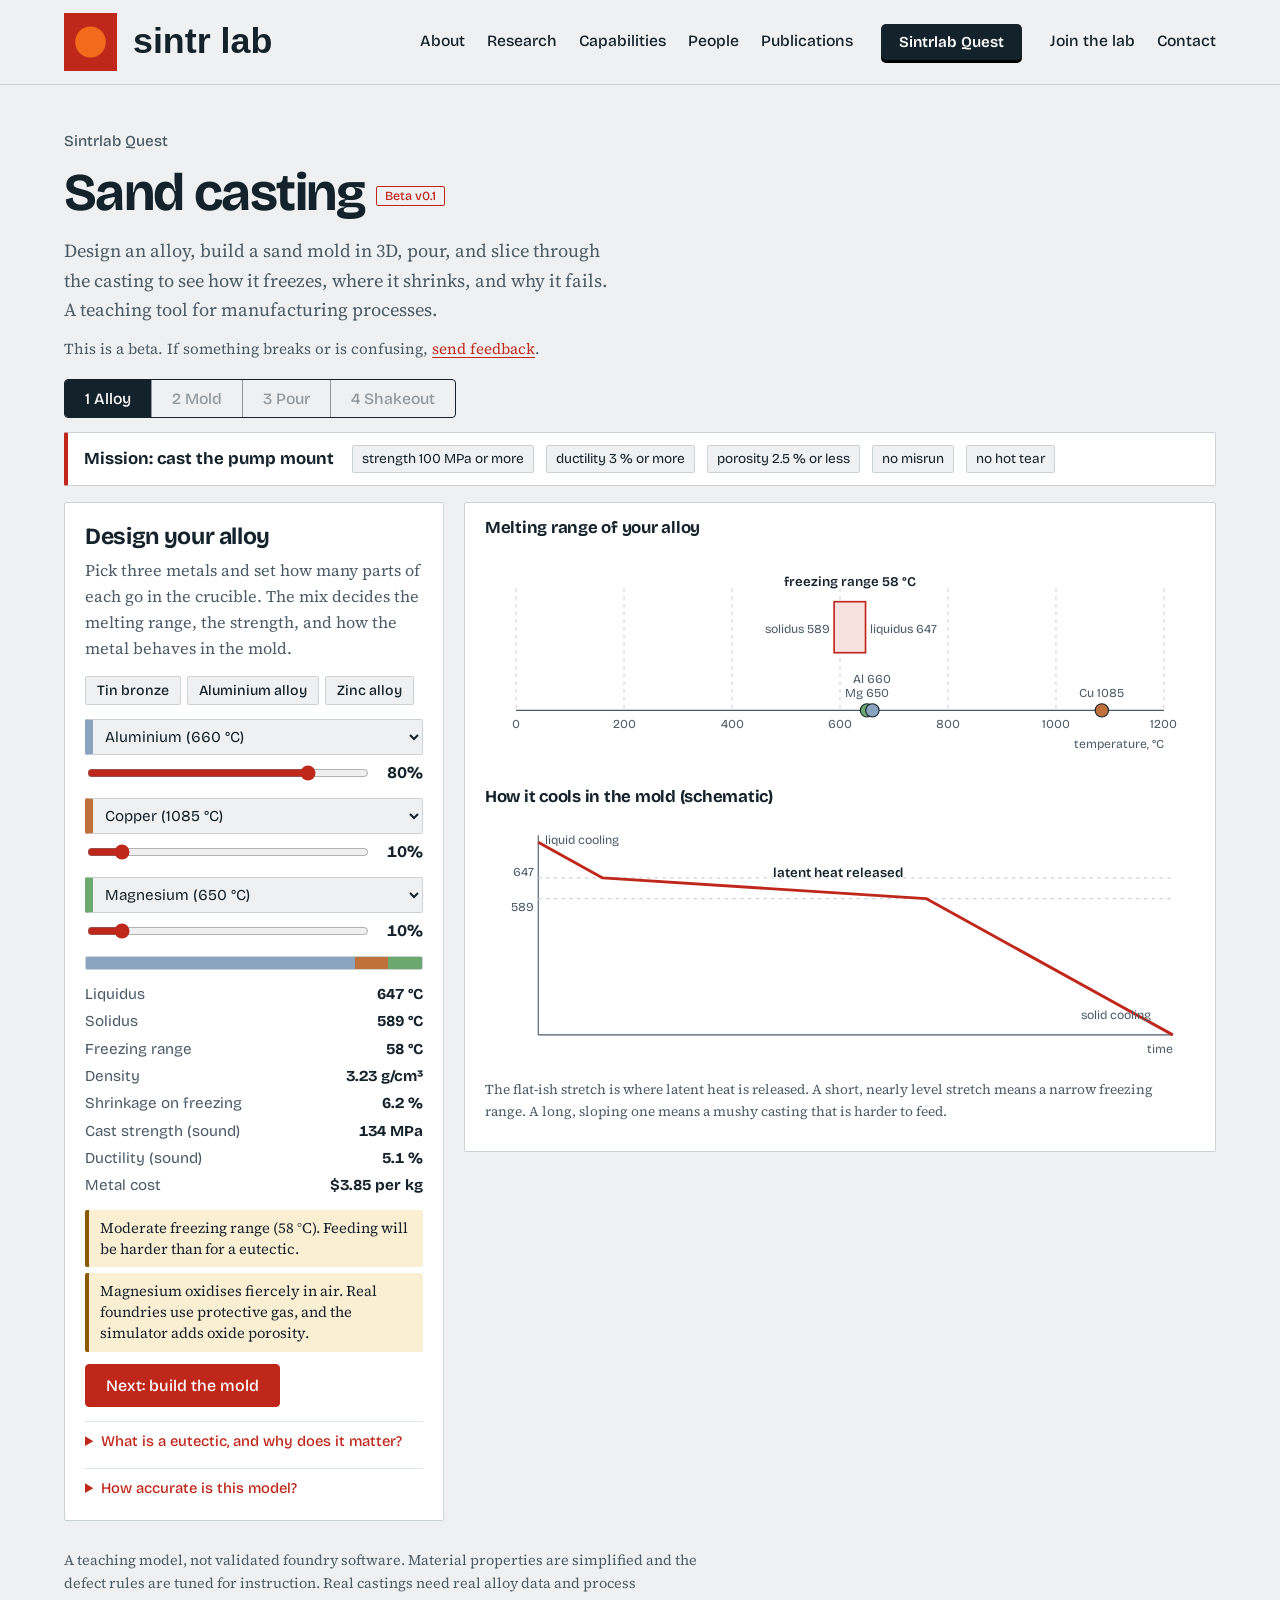
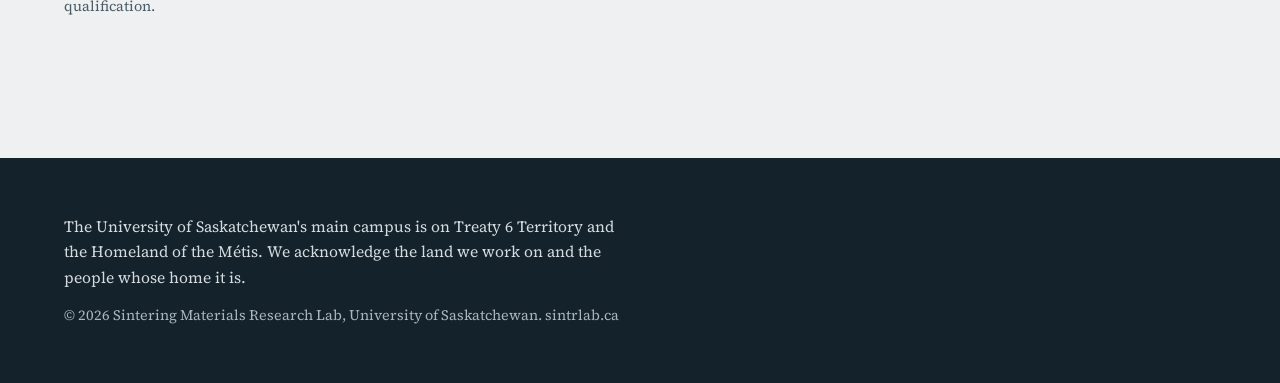
<file: simulators/sand-casting.html>
<!DOCTYPE html>
<html lang="en">
<head>
<meta charset="utf-8">
<meta name="viewport" content="width=device-width, initial-scale=1">
<title>Sand casting | Sintrlab Quest | Sintering Materials Research Lab | University of Saskatchewan</title>
<meta name="description" content="An interactive 3D sand casting simulator from the Sintering Materials Research Lab at the University of Saskatchewan. Design an alloy, build the mold, pour, and slice through the casting to see how it freezes.">
<link rel="canonical" href="https://sintrlab.ca/simulators/sand-casting.html">
<meta property="og:title" content="Sand casting | Sintrlab Quest | Sintering Materials Research Lab">
<meta property="og:description" content="Design an alloy, build the mold in 3D, pour, and slice through the casting to see how it freezes.">
<meta property="og:url" content="https://sintrlab.ca/simulators/sand-casting.html">
<meta property="og:type" content="website">
<meta name="theme-color" content="#EEF0F1">
<link rel="icon" type="image/svg+xml" href="../sintrlab_symbol.svg">
<link rel="preconnect" href="https://fonts.googleapis.com">
<link rel="preconnect" href="https://fonts.gstatic.com" crossorigin>
<link href="https://fonts.googleapis.com/css2?family=Bricolage+Grotesque:opsz,wght@12..96,500;12..96,700&family=Source+Serif+4:ital,opsz,wght@0,8..60,400;0,8..60,600;1,8..60,400&display=swap" rel="stylesheet">
<link rel="stylesheet" href="../site-shell.css">
<!--
  Sand casting simulator (beta v0.1). The simulator makes no network calls.
  The header, dropdown and footer come from ../site-nav.js; colours and fonts from ../site-shell.css.
-->
<style>
h2{font-size:1.45rem;font-weight:700;margin:0 0 8px}
h3{font-size:1.05rem;font-weight:700;margin:18px 0 6px}
/* Intro */
.tool-intro{padding:44px 0 20px}
.tool-intro .sub{font-size:1.15rem;color:var(--ink-soft);margin:14px 0 0;max-width:62ch}
.badge{display:inline-block;font-family:var(--head);font-weight:500;font-size:.78rem;letter-spacing:0;color:var(--accent);border:1px solid var(--accent);border-radius:2px;padding:2px 8px;margin-left:12px;vertical-align:middle}
.tool-intro .fb{font-size:.95rem;color:var(--ink-soft);margin:12px 0 0}
.crumb{font-family:var(--head);font-weight:500;font-size:.95rem;color:var(--ink-soft);margin:0 0 10px}

/* Steps and mission */
.tabs{display:inline-flex;border:1px solid var(--ink);border-radius:4px;overflow:hidden;margin:18px 0 14px;flex-wrap:wrap}
.tab{font-family:var(--head);font-weight:500;font-size:.98rem;padding:9px 20px;border:0;background:transparent;color:var(--ink);cursor:pointer}
.tab+.tab{border-left:1px solid var(--ink)}
.tab[aria-current="step"]{background:var(--ink);color:#fff}
.tab:not([aria-current="step"]):not(:disabled):hover{background:rgba(20,34,43,.08)}
.tab:disabled{opacity:.42;cursor:default}
.tab.done::after{content:" \2713"}
.mission{padding:12px 16px;border:1px solid var(--line);border-left:4px solid var(--accent);background:var(--surface);border-radius:2px;display:flex;flex-wrap:wrap;gap:6px 12px;align-items:center}
.mission b{font:700 1.05rem var(--head);margin-right:6px}
.chip{font-family:var(--head);font-size:.85rem;padding:2px 9px;border:1px solid var(--line);border-radius:2px;background:var(--bg);white-space:nowrap}

/* Layout */
.grid{display:grid;grid-template-columns:minmax(300px,380px) 1fr;gap:20px;margin-top:16px;align-items:start}
@media (max-width:900px){.grid{grid-template-columns:1fr}.stagecol{order:-1}.site-header .wrap{min-height:72px}.brand-symbol{height:46px}.brand-word{height:36px}.nav{gap:16px}}
.panel{background:var(--surface);border:1px solid var(--line);border-radius:2px;padding:20px}
.pane{display:none}.pane.on{display:block}
.lead{color:var(--ink-soft)}
.fine{font-size:.85rem;color:var(--ink-soft)}
.presets{display:flex;flex-wrap:wrap;gap:6px;margin:0 0 14px}
.presets button{padding:5px 11px;font-size:.88rem;font-weight:500;border:1px solid var(--line);background:var(--bg);border-radius:2px;cursor:pointer;color:var(--ink)}
.presets button:hover{border-color:var(--accent)}
.mixrow{display:grid;grid-template-columns:1fr 46px;gap:5px 10px;align-items:center;margin:0 0 12px}
.mixrow select{grid-column:1/-1;padding:7px 8px;background:var(--bg);border:1px solid var(--line);border-left:8px solid var(--line);border-radius:2px;color:var(--ink);font-size:.95rem}
.mixrow input[type=range]{width:100%}
.mixrow output{text-align:right;font-variant-numeric:tabular-nums;font-weight:700;font-family:var(--head)}
input[type=range]{accent-color:var(--accent)}
.bar{display:flex;height:14px;border-radius:2px;overflow:hidden;border:1px solid var(--line);margin:2px 0 12px}
.bar div{height:100%}
.kv{display:grid;grid-template-columns:1fr auto;gap:3px 12px;margin:8px 0 12px;font-family:var(--head);font-size:.95rem}
.kv dt{color:var(--ink-soft)}
.kv dd{margin:0;text-align:right;font-weight:700;font-variant-numeric:tabular-nums}
.notes,.checks{margin:0 0 12px;padding:0;list-style:none}
.notes li,.checks li{padding:8px 11px;border-radius:2px;margin:0 0 6px;font-size:.92rem;line-height:1.42;border-left:4px solid var(--line);background:var(--bg)}
li.ok{border-left-color:var(--ok);background:var(--ok-soft)}
li.warn{border-left-color:var(--warn);background:var(--warn-soft)}
li.bad{border-left-color:var(--bad);background:var(--bad-soft)}
.btn{display:inline-block;font-family:var(--head);font-weight:500;font-size:1rem;padding:11px 20px;border-radius:4px;border:1px solid var(--ink);background:transparent;color:var(--ink);cursor:pointer;text-decoration:none}
.btn.small{padding:5px 11px;font-size:.88rem}
.btn:hover:not(:disabled){background:rgba(20,34,43,.08)}
.btn.primary{background:var(--accent);color:#fff;border-color:var(--accent)}
.btn.primary:hover:not(:disabled){background:var(--accent-deep);border-color:var(--accent-deep)}
.btn.danger{background:#B4470C;color:#fff;border-color:#B4470C}
.btn.danger:hover:not(:disabled){background:#963A08}
.btn:disabled{opacity:.45;cursor:default}
.row{display:flex;gap:8px;flex-wrap:wrap;margin:8px 0}
.seg{display:flex;border:1px solid var(--ink);border-radius:4px;overflow:hidden;margin:4px 0 10px}
.seg button{flex:1;padding:7px 8px;border:0;border-right:1px solid var(--ink);background:transparent;color:var(--ink);cursor:pointer;font-weight:500;font-size:.92rem;white-space:nowrap}
.seg button:last-child{border-right:0}
.seg button:hover{background:rgba(20,34,43,.08)}
.seg button[aria-pressed="true"]{background:var(--ink);color:#fff}
.seg.small{margin:0}.seg.small button{padding:5px 10px;font-size:.88rem}
.shapes{display:grid;grid-template-columns:1fr 1fr;gap:8px;margin:8px 0 14px}
.shape{text-align:left;padding:9px 11px;border:1px solid var(--line);border-radius:2px;background:var(--surface);cursor:pointer;line-height:1.3;color:var(--ink)}
.shape b{display:block;font-family:var(--head);font-weight:700}
.shape span{font-family:var(--body);font-size:.85rem;color:var(--ink-soft)}
.shape:hover{border-color:var(--ink)}
.shape[aria-pressed="true"]{border:2px solid var(--accent);padding:8px 10px;background:var(--accent-soft)}
.slider{margin:0 0 10px}
.slider label{display:flex;justify-content:space-between;font-size:.92rem;font-weight:500}
.slider label span{font-weight:700;font-variant-numeric:tabular-nums}
.slider input{width:100%}
details{margin:14px 0 0;font-size:.92rem;border-top:1px solid var(--line-soft);padding-top:8px}
summary{cursor:pointer;font-family:var(--head);font-weight:500;color:var(--accent)}
details p{margin:6px 0 0;color:var(--ink-soft)}
.stagecol{min-width:0}
.cardstage{background:var(--surface);border:1px solid var(--line);border-radius:2px;padding:16px 20px}
.cardstage svg{width:100%;height:auto;display:block}
.ax{stroke:var(--ink-soft);stroke-width:1}
.gl{stroke:var(--line);stroke-width:1;stroke-dasharray:3 4}
.tk{fill:var(--ink-soft);font:11px var(--head)}
.lb{fill:var(--ink);font:600 12px var(--head)}
.band{fill:var(--accent-soft);stroke:var(--accent);stroke-width:1.5}
.curve{fill:none;stroke:var(--accent);stroke-width:2.6;stroke-linejoin:round}
.toolbar{display:flex;flex-wrap:wrap;gap:8px 14px;align-items:center;margin:0 0 10px;font-size:.9rem}
.toolbar .cutpos{display:flex;align-items:center;gap:6px}
.toolbar .cutpos input{width:130px}
.toolbar label.chk{display:flex;align-items:center;gap:5px;color:var(--ink-soft)}
.cvwrap{background:var(--stage);border-radius:2px;overflow:hidden;line-height:0;border:1px solid var(--line)}
#cv{width:100%;height:auto;display:block;touch-action:none;cursor:grab}
#cv.dragging{cursor:grabbing}
.cap{margin:8px 2px 0;font-size:.92rem;color:var(--ink-soft);min-height:2.7em}
.legend{display:flex;align-items:center;flex-wrap:wrap;gap:6px 14px;margin:6px 2px 0;font-family:var(--head);font-size:.85rem;color:var(--ink-soft)}
.grad{width:240px;height:10px;border-radius:2px;border:1px solid var(--line);background:linear-gradient(90deg,#9ca2aa 0%,#963224 28%,#cd3e22 52%,#ff8c28 70%,#ffe8aa 100%)}
.sw{display:inline-block;width:11px;height:11px;border-radius:2px;margin-right:5px;vertical-align:-1px}
.lower{display:grid;grid-template-columns:minmax(180px,34%) 1fr;gap:12px;margin-top:12px}
@media (max-width:700px){.lower{grid-template-columns:1fr}}
.box{background:var(--surface);border:1px solid var(--line);border-radius:2px;padding:10px 12px}
.box canvas{width:100%;height:auto;display:block}
.box p{margin:4px 0 0;font-size:.85rem;color:var(--ink-soft)}
#sec{image-rendering:pixelated;background:#202731;border-radius:2px}
.status{padding:9px 12px;border-radius:2px;background:var(--accent-soft);border-left:4px solid var(--accent);margin:8px 0 10px;font-family:var(--head);font-weight:500}
.status.solid{background:var(--ok-soft);border-left-color:var(--ok)}
.status.bad{background:var(--bad-soft);border-left-color:var(--bad)}
.verdict{padding:12px 14px;border-radius:2px;font:700 1.25rem var(--head);margin:6px 0 10px}
.verdict.ok{background:var(--ok-soft);border-left:5px solid var(--ok)}
.verdict.bad{background:var(--bad-soft);border-left:5px solid var(--bad)}
.verdict small{display:block;font:400 .9rem var(--body);color:var(--ink-soft);margin-top:2px}
table.spec{width:100%;border-collapse:collapse;font-family:var(--head);font-size:.92rem;margin:6px 0 10px}
table.spec th,table.spec td{padding:6px 6px;border-bottom:1px solid var(--line-soft);text-align:right;font-variant-numeric:tabular-nums}
table.spec th:first-child,table.spec td:first-child{text-align:left}
table.spec th{font-weight:500;color:var(--ink-soft)}
td.pass{color:var(--ok);font-weight:700}td.fail{color:var(--bad);font-weight:700}
.disclaimer{max-width:80ch;font-size:.9rem;color:var(--ink-soft);margin:28px 0 56px}
</style>
</head>
<body>
<a class="skip" href="#main">Skip to main content</a>
<div data-site-header></div>

<main id="main">
  <section class="tool-intro">
    <div class="wrap">
      <p class="crumb">Sintrlab Quest</p>
      <h1>Sand casting<span class="badge">Beta v0.1</span></h1>
      <p class="sub">Design an alloy, build a sand mold in 3D, pour, and slice through the casting to see how it freezes, where it shrinks, and why it fails. A teaching tool for manufacturing processes.</p>
      <p class="fb">This is a beta. If something breaks or is confusing, <a href="mailto:anil.prasad@usask.ca?subject=Sintrlab%20Quest%20feedback%3A%20Sand%20casting%20(beta%20v0.1)">send feedback</a>.</p>

      <nav class="tabs" id="tabs" aria-label="Steps">
        <button class="tab" data-step="1">1 Alloy</button>
        <button class="tab" data-step="2">2 Mold</button>
        <button class="tab" data-step="3">3 Pour</button>
        <button class="tab" data-step="4">4 Shakeout</button>
      </nav>
      <section class="mission" id="mission" aria-live="polite"></section>

      <div class="grid">
        <aside class="panel" id="panel">
          <div class="pane" id="p1">
            <h2>Design your alloy</h2>
            <p class="lead">Pick three metals and set how many parts of each go in the crucible. The mix decides the melting range, the strength, and how the metal behaves in the mold.</p>
            <div class="presets" id="presets"></div>
            <div id="mix"></div>
            <div class="bar" id="compbar" role="img" aria-label="Composition"></div>
            <dl class="kv" id="alloyKv"></dl>
            <ul class="notes" id="alloyNotes"></ul>
            <button class="btn primary" data-go="2">Next: build the mold</button>
            <details><summary>What is a eutectic, and why does it matter?</summary>
              <p>A eutectic mix melts and freezes at one temperature, lower than any of its ingredients. It fills thin sections well and feeds easily. Away from the eutectic the metal freezes over a range and stays mushy for a while. That mush is hard to feed and tears under stress.</p></details>
            <details><summary>How accurate is this model?</summary>
              <p>It is a teaching model. It blends real melting points, densities and latent heats, adds a eutectic dip and a freezing range, and solves heat flow in a 3D grid of 3 mm cells. Real alloys need real phase diagrams, and real foundries use commercial solidification software. Use this to build intuition, then check it against theory.</p></details>
          </div>
          <div class="pane" id="p2">
            <h2>Build the mold</h2>
            <p class="lead">Choose the part, then size the gate and riser. Drag the 3D view to rotate it. Click an upward-facing surface of the casting to place a riser, and click a riser to remove it. You can place two.</p>
            <div class="shapes" id="shapes"></div>
            <div class="slider"><label for="thk" id="thkLabel">Thickness <span id="thkOut"></span></label><input type="range" id="thk" min="1" max="6" step="1"></div>
            <div class="slider"><label for="wr">Riser diameter <span id="wrOut"></span></label><input type="range" id="wr" min="3" max="14" step="1"></div>
            <div class="slider"><label for="hr">Riser height <span id="hrOut"></span></label><input type="range" id="hr" min="4" max="26" step="1"></div>
            <div class="slider"><label for="gate">Gate thickness <span id="gateOut"></span></label><input type="range" id="gate" min="2" max="6" step="1"></div>
            <div class="slider"><label for="sup">Pouring temperature <span id="supOut"></span></label><input type="range" id="sup" min="0" max="250" step="5"></div>
            <div class="fine" style="margin:-4px 0 6px">Superheat is how far above the liquidus you pour.</div>
            <div class="fine" style="font-weight:500;color:var(--ink)">Pour speed</div>
            <div class="seg" id="rateSeg"><button data-rate="slow">Slow</button><button data-rate="steady">Steady</button><button data-rate="fast">Fast</button></div>
            <ul class="checks" id="checks"></ul>
            <button class="btn primary" id="pourBtn">Pour the metal</button>
            <details><summary>The riser rule of thumb</summary>
              <p>Chvorinov's rule says freezing time scales with the square of the modulus, the volume divided by the cooling surface. A riser has to freeze after the section it feeds, so its modulus should be at least 1.2 times the heavy section's. It also has to sit on or next to the heavy section, because feeding needs a liquid path.</p></details>
          </div>
          <div class="pane" id="p3">
            <h2>Pour and watch it freeze</h2>
            <div class="status" id="status"></div>
            <div class="fine" style="font-weight:500;color:var(--ink)">Simulation speed</div>
            <div class="seg" id="speedSeg"><button data-speed="1">1x</button><button data-speed="2">2x</button><button data-speed="4">4x</button><button data-speed="8">8x</button></div>
            <div class="row"><button class="btn" id="pauseBtn">Pause</button><button class="btn" id="ffBtn">Skip to solid</button></div>
            <dl class="kv" id="liveKv"></dl>
            <p class="fine">Use the cut controls above the 3D view to slice through the casting and see the liquid core. Click any metal to move the thermocouple.</p>
            <button class="btn primary" id="shakeBtn">Shake out the mold</button>
            <p class="fine" id="shakeWarn" style="margin-top:8px"></p>
          </div>
          <div class="pane" id="p4">
            <h2>Inspect the casting</h2>
            <div id="result"></div>
            <div class="row"><button class="btn primary" id="fettleBtn">Cut off gating and risers</button></div>
            <div class="row"><button class="btn" id="againBtn">Adjust the mold and pour again</button><button class="btn" id="newBtn">Start with a new alloy</button></div>
          </div>
        </aside>
        <section class="stagecol">
          <div class="cardstage" id="alloyStage">
            <h3 style="margin-top:0">Melting range of your alloy</h3><div id="thermo"></div>
            <h3>How it cools in the mold (schematic)</h3><div id="schem"></div>
            <p class="fine">The flat-ish stretch is where latent heat is released. A short, nearly level stretch means a narrow freezing range. A long, sloping one means a mushy casting that is harder to feed.</p>
          </div>
          <div id="castStage" class="hide">
            <div class="toolbar" id="toolbar">
              <div class="seg small" id="viewSeg"><button data-view="front">Front</button><button data-view="side">Side</button><button data-view="top">Top</button><button data-view="iso">3D</button></div>
              <div class="seg small" id="cutSeg"><button data-cut="off">No cut</button><button data-cut="x">Cut X</button><button data-cut="y">Cut Y</button><button data-cut="z">Cut Z</button></div>
              <label class="cutpos">Position <input type="range" id="cutPos" min="0" max="100" value="50" aria-label="Cut position"></label>
              <button class="btn small" id="flipBtn">Flip side</button>
              <label class="chk"><input type="checkbox" id="ghostChk" checked> Show empty cavity</label>
            </div>
            <div class="cvwrap"><canvas id="cv" role="img" aria-label="3D view of the mold cavity and casting"></canvas></div>
            <div class="cap" id="cap"></div>
            <div class="legend" id="legend3"><span>solid</span><div class="grad"></div><span>liquid</span></div>
            <div class="legend" id="legend2"><span><i class="sw" style="background:#708ab2"></i>casting</span><span><i class="sw" style="background:#be804a"></i>gating</span><span><i class="sw" style="background:#3eacb6"></i>riser</span></div>
            <div class="lower hide" id="lower">
              <div class="box"><canvas id="sec" width="10" height="10" role="img" aria-label="Section through the mold at the cut plane"></canvas><p>Section through the mold at the cut plane, with sand heating up around the metal.</p></div>
              <div class="box"><canvas id="curve" width="760" height="190" role="img" aria-label="Cooling curve at the thermocouple"></canvas><p>Cooling curve at the thermocouple. Dashed lines mark the liquidus and solidus.</p></div>
            </div>
          </div>
        </section>
      </div>
      <p class="disclaimer">A teaching model, not validated foundry software. Material properties are simplified and the defect rules are tuned for instruction. Real castings need real alloy data and process qualification.</p>
    </div>
  </section>
</main>

<div data-site-footer></div>
<script src="../site-nav.js" defer></script>
<script>
(function(){
'use strict';
// ==== SIM CORE ====
const NX=54, NY=58, NZ=36, NC=NX*NY*NZ, SZ=NX*NY;
const OFF6=[1,-1,NX,-NX,SZ,-SZ];
const AMB=25, KM=0.15, KS=0.0075, KA=0.002, FEEDFL=0.3, STALL=600;
const CELL_CM=0.3, CELL_CM3=0.027, STEP_S=0.1;
const ZC=18, OX=20, OY=8, TOPY=53;
const POUR_STEPS={slow:700,steady:220,fast:90};

const ELEMENTS={
  Al:{name:'Aluminium',Tm:660, rho:2.70,L:443,beta:0.066,sigma:90, duct:8, price:3.0, color:'#8aa4c0'},
  Cu:{name:'Copper',   Tm:1085,rho:8.96,L:532,beta:0.049,sigma:160,duct:12,price:10.0,color:'#c0703a'},
  Zn:{name:'Zinc',     Tm:420, rho:7.14,L:289,beta:0.065,sigma:110,duct:5, price:3.5, color:'#6fa3a8'},
  Sn:{name:'Tin',      Tm:232, rho:7.31,L:261,beta:0.028,sigma:15, duct:20,price:25.0,color:'#b9b19e'},
  Mg:{name:'Magnesium',Tm:650, rho:1.74,L:360,beta:0.042,sigma:95, duct:6, price:4.5, color:'#6aa86f'},
  Pb:{name:'Lead',     Tm:327, rho:11.34,L:178,beta:0.035,sigma:12,duct:25,price:2.2, color:'#8a8da0'}
};
const ORDER=['Al','Cu','Zn','Sn','Mg','Pb'];

const STAR=(function(){const v=[];for(let k=0;k<10;k++){const a=(90+k*36)*Math.PI/180,r=(k%2?3.7:9);v.push([9.5+r*Math.cos(a),9.5+r*Math.sin(a)]);}return v;})();
function inPoly(px,py,v){let c=false;for(let i=0,j=v.length-1;i<v.length;j=i++){const xi=v[i][0],yi=v[i][1],xj=v[j][0],yj=v[j][1];if(((yi>py)!==(yj>py))&&(px<(xj-xi)*(py-yi)/(yj-yi)+xi))c=!c;}return c;}

const SHAPES={
  mount:{name:'Pump mount',blurb:'Thin plate carrying one heavy boss',dims:[24,14,16],gateY:0,
    thk:{min:2,max:6,def:3,label:'Plate thickness'},
    inside:(x,y,z,t)=>{ if(x<24&&y<t&&z>=1&&z<=14) return true; const dx=x+0.5-11,dz=z+0.5-8; return y<14&&dx*dx+dz*dz<=20.25; },
    junction:t=>[7,t,8],restraint:0.8,mission:{sigma:100,duct:3,por:2.5}},
  bracket:{name:'L-bracket',blurb:'Tall arm meeting a flat base',dims:[24,20,14],gateY:0,
    thk:{min:3,max:7,def:4,label:'Wall thickness'},
    inside:(x,y,z,t)=>(x<=t+1&&y<20&&z<14)||(x<24&&y<=t&&z<14),
    junction:t=>[t+2,t+1,7],restraint:1.0,mission:{sigma:115,duct:3,por:2.5}},
  star:{name:'Star ornament',blurb:'Flat star with a hanging eyelet',dims:[19,24,8],gateY:8,
    thk:{min:2,max:6,def:3,label:'Star thickness'},
    inside:(x,y,z,t)=>{ const zz=(8-t)>>1; if(z<zz||z>=zz+t) return false;
      const dx=x+0.5-9.5,dy=y+0.5-20.6,r2=dx*dx+dy*dy; if(r2<=6.76&&r2>=1.21) return true;
      return inPoly(x+0.5,y+0.5,STAR); },
    junction:t=>[9,12,4],restraint:1.0,mission:{sigma:90,duct:2,por:3,massMax:100}},
  bauble:{name:'Hollow bauble',blurb:'Thin-walled sphere with an eyelet',dims:[19,23,19],gateY:8,
    thk:{min:1,max:4,def:2,label:'Wall thickness'},
    inside:(x,y,z,t)=>{ const dx=x+0.5-9.5,dy=y+0.5-9.5,dz=z+0.5-9.5,d=Math.sqrt(dx*dx+dy*dy+dz*dz);
      if(d<=9&&d>=9-t) return true;
      if(z>=8&&z<=10){ const ey=y+0.5-19.6,r2=dx*dx+ey*ey; if(r2<=6.76&&r2>=1.21) return true; }
      return false; },
    junction:t=>[2,9,9],restraint:1.0,mission:{sigma:90,duct:2,por:4.5,massMax:300}}
};

function alloyProps(keys,parts){
  let p=parts.slice(); if(p[0]+p[1]+p[2]<=0) p=[1,0,0];
  const T=p[0]+p[1]+p[2], x=p.map(v=>v/T), E=keys.map(k=>ELEMENTS[k]);
  let Tavg=0,rho=0,L=0,beta=0,sig=0,duct=0,price=0;
  for(let i=0;i<3;i++){Tavg+=x[i]*E[i].Tm;rho+=x[i]*E[i].rho;L+=x[i]*E[i].L;beta+=x[i]*E[i].beta;sig+=x[i]*E[i].sigma;duct+=x[i]*E[i].duct;price+=x[i]*E[i].price;}
  let M=1; for(let i=0;i<3;i++) M-=x[i]*x[i];
  let TminP=1e9; for(let i=0;i<3;i++) if(x[i]>0.01) TminP=Math.min(TminP,E[i].Tm);
  const inv=E.map(e=>1/e.Tm), si=inv[0]+inv[1]+inv[2], eu=inv.map(v=>v/si);
  let d=0; for(let i=0;i<3;i++) d+=Math.abs(x[i]-eu[i]); d*=0.5;
  const dep=Math.max(0,Tavg-0.82*TminP)*Math.pow(1-d,1.2)*Math.min(1,M/0.55);
  const Tl=Tavg-dep; let range=4+380*M*d; range=Math.max(3,Math.min(range,Tl-80));
  return {keys:keys.slice(),x,Tl,Ts:Tl-range,range,L,beta,rho,price,strength:sig*(1+1.1*M),ductility:Math.max(0.5,duct*(1-1.1*M)),M,d,eu,Tavg};
}

const I3=(x,y,z)=>x+NX*(y+NY*z);

function riserCells(reg,cx,cz,by,wr,hr){
  const out=[], r=wr/2, ytop=Math.min(by+hr-1,TOPY-4);
  const x0=Math.floor(cx+0.5-r),x1=Math.ceil(cx+0.5+r),z0=Math.floor(cz+0.5-r),z1=Math.ceil(cz+0.5+r);
  for(let y=by;y<=ytop;y++) for(let z=z0;z<=z1;z++) for(let x=x0;x<=x1;x++){
    if(x<11||x>=NX-2||z<1||z>=NZ-1) continue;
    const dx=x-cx,dz=z-cz; if(dx*dx+dz*dz<=r*r&&reg[I3(x,y,z)]===0) out.push(I3(x,y,z));
  }
  return out;
}

function buildMold(shapeKey,thk,gate,risers,wr,hr){
  const reg=new Uint8Array(NC),res=new Uint8Array(NC), sh=SHAPES[shapeKey], d=sh.dims, OZ=ZC-(d[2]>>1);
  for(let z=0;z<d[2];z++)for(let y=0;y<d[1];y++)for(let x=0;x<d[0];x++) if(sh.inside(x,y,z,thk)) reg[I3(OX+x,OY+y,OZ+z)]=3;
  const yG=OY+sh.gateY;
  for(let z=16;z<=19;z++)for(let x=7;x<=10;x++)for(let y=yG;y<=TOPY-3;y++){reg[I3(x,y,z)]=1;res[I3(x,y,z)]=1;}
  for(let z=13;z<=22;z++)for(let x=4;x<=13;x++)for(let y=TOPY-2;y<=TOPY;y++){reg[I3(x,y,z)]=1;res[I3(x,y,z)]=1;}
  const w=2*gate+2, zr0=ZC-(w>>1);
  for(let z=zr0;z<zr0+w;z++)for(let y=yG;y<yG+gate;y++){
    let xc=-1; for(let x=11;x<=OX+7;x++){ if(reg[I3(x,y,z)]===3){xc=x;break;} }
    if(xc>11) for(let x=11;x<xc;x++){ if(reg[I3(x,y,z)]===0) reg[I3(x,y,z)]=2; }
  }
  risers.forEach((rs,k)=>{ for(const j of riserCells(reg,rs.cx,rs.cz,rs.by,wr,hr)){reg[j]=4;res[j]=2+k;} });
  { const seen=new Uint8Array(NC),q=[]; for(let x=4;x<=13;x++)for(let z=13;z<=22;z++){const i=I3(x,TOPY,z);if(reg[i]&&!seen[i]){seen[i]=1;q.push(i);}}
    for(let h=0;h<q.length;h++){const c=q[h];for(const o of OFF6){const n=c+o;if(reg[n]&&!seen[n]){seen[n]=1;q.push(n);}}}
    for(let i=0;i<NC;i++) if(reg[i]&&!seen[i]){reg[i]=0;res[i]=0;} }
  const cl=[]; let x0=99,x1=0,y0=99,y1=0,z0=99,z1=0; const cb={x0:99,x1:0,y0:99,y1:0,z0:99,z1:0};
  for(let i=0;i<NC;i++) if(reg[i]){cl.push(i);const x=i%NX,y=((i/NX)|0)%NY,z=(i/SZ)|0;
    if(x<x0)x0=x;if(x>x1)x1=x;if(y<y0)y0=y;if(y>y1)y1=y;if(z<z0)z0=z;if(z>z1)z1=z;
    if(reg[i]===3){if(x<cb.x0)cb.x0=x;if(x>cb.x1)cb.x1=x;if(y<cb.y0)cb.y0=y;if(y>cb.y1)cb.y1=y;if(z<cb.z0)cb.z0=z;if(z>cb.z1)cb.z1=z;}}
  const cap=new Uint8Array(NC); for(const i of cl) cap[i]=1;
  return {reg,res,cap,capList:Int32Array.from(cl),bbox:{x0,x1,y0,y1,z0,z1},cbox:cb,shape:shapeKey,thk,gate,
    risers:risers.map(r=>({cx:r.cx,cz:r.cz,by:r.by})),wr,hr,OZ,yG};
}

function distField3(mask,b){
  const d=new Float32Array(NC),BIG=1e6,fw=[],bw=[];
  for(let z=b.z0;z<=b.z1;z++)for(let y=b.y0;y<=b.y1;y++)for(let x=b.x0;x<=b.x1;x++){const i=I3(x,y,z);d[i]=mask[i]?BIG:0;}
  for(let dz=-1;dz<=1;dz++)for(let dy=-1;dy<=1;dy++)for(let dx=-1;dx<=1;dx++){
    if(!dx&&!dy&&!dz) continue; const w=Math.sqrt(dx*dx+dy*dy+dz*dz),off=dx+NX*dy+SZ*dz;
    ((dz<0)||(dz===0&&dy<0)||(dz===0&&dy===0&&dx<0)?fw:bw).push([off,w]);
  }
  for(let z=b.z0;z<=b.z1;z++)for(let y=b.y0;y<=b.y1;y++)for(let x=b.x0;x<=b.x1;x++){
    const i=I3(x,y,z); if(!mask[i]) continue; let v=d[i];
    for(let k=0;k<fw.length;k++){const t=d[i+fw[k][0]]+fw[k][1]; if(t<v)v=t;} d[i]=v; }
  for(let z=b.z1;z>=b.z0;z--)for(let y=b.y1;y>=b.y0;y--)for(let x=b.x1;x>=b.x0;x--){
    const i=I3(x,y,z); if(!mask[i]) continue; let v=d[i];
    for(let k=0;k<bw.length;k++){const t=d[i+bw[k][0]]+bw[k][1]; if(t<v)v=t;} d[i]=v; }
  return d;
}
const _ci={};
function castingInfo(shapeKey,thk){
  const key=shapeKey+':'+thk; if(_ci[key]) return _ci[key];
  const sh=SHAPES[shapeKey],dm=sh.dims,OZ=ZC-(dm[2]>>1),mask=new Uint8Array(NC);
  for(let z=0;z<dm[2];z++)for(let y=0;y<dm[1];y++)for(let x=0;x<dm[0];x++) if(sh.inside(x,y,z,thk)) mask[I3(OX+x,OY+y,OZ+z)]=1;
  const b={x0:OX-1,x1:OX+dm[0],y0:OY-1,y1:OY+dm[1],z0:OZ-1,z1:OZ+dm[2]};
  const df=distField3(mask,b); let hot=0,hotI=-1;
  for(let z=b.z0;z<=b.z1;z++)for(let y=b.y0;y<=b.y1;y++)for(let x=b.x0;x<=b.x1;x++){const i=I3(x,y,z);if(mask[i]&&df[i]>hot){hot=df[i];hotI=i;}}
  const hm=new Uint8Array(NC),seen=new Uint8Array(NC),heavy=[];
  for(let z=b.z0;z<=b.z1;z++)for(let y=b.y0;y<=b.y1;y++)for(let x=b.x0;x<=b.x1;x++){const i=I3(x,y,z);if(mask[i]&&df[i]>=0.8*hot&&df[i]>=1.5)hm[i]=1;}
  for(let z=b.z0;z<=b.z1;z++)for(let y=b.y0;y<=b.y1;y++)for(let x=b.x0;x<=b.x1;x++){
    const s=I3(x,y,z); if(!hm[s]||seen[s]) continue; const q=[s]; seen[s]=1; let sx=0,sy=0,sz=0;
    for(let h=0;h<q.length;h++){const c=q[h];sx+=c%NX;sy+=((c/NX)|0)%NY;sz+=(c/SZ)|0;for(const o of OFF6){const n=c+o;if(hm[n]&&!seen[n]){seen[n]=1;q.push(n);}}}
    heavy.push({cx:sx/q.length,cy:sy/q.length,cz:sz/q.length,n:q.length});
  }
  return (_ci[key]={hotMod:Math.max(0,hot-0.5),hotI,heavy});
}
function moduli(mold){
  const ci=castingInfo(mold.shape,mold.thk), risers=[];
  for(let k=0;k<mold.risers.length;k++){
    const id=2+k,m=new Uint8Array(NC); let n=0,x0=99,x1=0,y0=99,y1=0,z0=99,z1=0;
    for(const i of mold.capList) if(mold.res[i]===id&&mold.reg[i]===4){m[i]=1;n++;const x=i%NX,y=((i/NX)|0)%NY,z=(i/SZ)|0;
      if(x<x0)x0=x;if(x>x1)x1=x;if(y<y0)y0=y;if(y>y1)y1=y;if(z<z0)z0=z;if(z>z1)z1=z;}
    let mx=0; if(n){const df=distField3(m,{x0:x0-1,x1:x1+1,y0:y0-1,y1:y1+1,z0:z0-1,z1:z1+1}); for(const i of mold.capList) if(m[i]&&df[i]>mx)mx=df[i];}
    risers.push({id,cells:n,mod:n?Math.max(0,mx-0.5):0});
  }
  return {hotMod:ci.hotMod,hotI:ci.hotI,heavy:ci.heavy,risers};
}

function harm(a,b){return 2*a*b/(a+b);}
function updFaces(S,i){
  const x=i%NX,y=((i/NX)|0)%NY,z=(i/SZ)|0,kc=S.kc;
  if(x<NX-1)S.kx[i]=harm(kc[i],kc[i+1]); if(x>0)S.kx[i-1]=harm(kc[i-1],kc[i]);
  if(y<NY-1)S.ky[i]=harm(kc[i],kc[i+NX]); if(y>0)S.ky[i-NX]=harm(kc[i-NX],kc[i]);
  if(z<NZ-1)S.kz[i]=harm(kc[i],kc[i+SZ]); if(z>0)S.kz[i-SZ]=harm(kc[i-SZ],kc[i]);
}
function hOf(S,T){ if(T<=S.Ts) return T; if(T>=S.Tl) return T+S.Lh; return T+S.Lh*(T-S.Ts)/S.R; }

function makeSim(mold,A,pourT,rateKey){
  const S={mold,A,reg:mold.reg,res:mold.res,cap:mold.cap,capList:mold.capList,rateKey};
  S.filled=new Uint8Array(NC);S.ever=new Uint8Array(NC);S.void=new Uint8Array(NC);S.done=new Uint8Array(NC);S.feed=new Uint8Array(NC);
  S.H=new Float32Array(NC).fill(AMB);S.T=new Float32Array(NC).fill(AMB);S.fl=new Float32Array(NC);S.por=new Float32Array(NC);S.dH=new Float32Array(NC);
  S.tSolid=new Int32Array(NC).fill(-1);
  S.kc=new Float32Array(NC);S.kx=new Float32Array(NC);S.ky=new Float32Array(NC);S.kz=new Float32Array(NC);
  for(let i=0;i<NC;i++)S.kc[i]=mold.cap[i]?KA:KS;
  for(let i=0;i<NC;i++){const x=i%NX,y=((i/NX)|0)%NY,z=(i/SZ)|0;
    if(x<NX-1)S.kx[i]=harm(S.kc[i],S.kc[i+1]); if(y<NY-1)S.ky[i]=harm(S.kc[i],S.kc[i+NX]); if(z<NZ-1)S.kz[i]=harm(S.kc[i],S.kc[i+SZ]);}
  const M=6,b=mold.bbox;
  S.bb={x0:Math.max(0,b.x0-M),x1:Math.min(NX-1,b.x1+M),y0:Math.max(0,b.y0-M),y1:Math.min(NY-1,b.y1+M),z0:Math.max(0,b.z0-M),z1:Math.min(NZ-1,b.z1+M)};
  S.Tl=A.Tl;S.Ts=A.Ts;S.R=Math.max(1,A.Tl-A.Ts);S.Lh=A.L;S.beta=A.beta;S.pourT=pourT;
  S.pourSteps=POUR_STEPS[rateKey];S.rate=mold.capList.length/S.pourSteps;
  S.fillBudget=0;S.stall=0;S.pourDone=false;S.cutShort=false;S.steps=0;S.solidAt=-1;
  S.q=new Int32Array(NC);S.vis=new Int32Array(NC);S.stamp=0;
  S.resList=[[],[],[],[]]; for(const i of S.capList){const r=S.res[i];if(r>0&&r<4)S.resList[r].push(i);}
  S.fdebt=[0,0,0,0];S.exhausted=[false,false,false,false];S.pipeCount=0;S.probe=-1;S.curve=[];
  // Dijkstra fill order (rising costs more than falling)
  const cost=new Float64Array(NC).fill(1e9),hc=[],hi=[],order=[];
  const push=(c,i)=>{let k=hc.length;hc.push(c);hi.push(i);while(k>0){const p=(k-1)>>1;if(hc[p]<=c)break;hc[k]=hc[p];hi[k]=hi[p];k=p;}hc[k]=c;hi[k]=i;};
  const pop=()=>{const c0=hc[0],i0=hi[0],c=hc.pop(),i=hi.pop();const n=hc.length;if(n){let k=0;for(;;){let l=2*k+1;if(l>=n)break;if(l+1<n&&hc[l+1]<hc[l])l++;if(hc[l]>=c)break;hc[k]=hc[l];hi[k]=hi[l];k=l;}hc[k]=c;hi[k]=i;}return [c0,i0];};
  S.root=new Uint8Array(NC);
  for(const i of S.capList){ if(S.reg[i]===1&&((i/NX)|0)%NY===TOPY){S.root[i]=1;cost[i]=0;push(0,i);} }
  while(hc.length){const [c,i]=pop(); if(c>cost[i]) continue; order.push(i);
    for(let k=0;k<6;k++){const n=i+OFF6[k]; if(!mold.cap[n]) continue; const st=(OFF6[k]===NX)?1.6:(OFF6[k]===-NX?0.6:1); const nc=c+st; if(nc<cost[n]){cost[n]=nc;push(nc,n);}}}
  S.order=Int32Array.from(order);S.ptr=0;S.dist=cost;
  S.flowLoss=0.3*Math.pow(220/S.pourSteps,0.7);
  S.thick=distField3(mold.cap,{x0:Math.max(1,b.x0-1),x1:Math.min(NX-2,b.x1+1),y0:Math.max(1,b.y0-1),y1:Math.min(NY-2,b.y1+1),z0:Math.max(1,b.z0-1),z1:Math.min(NZ-2,b.z1+1)});
  S.pre=moduli(mold);
  return S;
}
function flowT(S,c){return Math.max(S.Ts+0.1*S.R,S.pourT-S.flowLoss*S.dist[c]*(1+1.5/(S.thick[c]+0.3)));}
function canFill(S,c){ if(S.root[c]) return true; for(let k=0;k<6;k++){const n=c+OFF6[k]; if(S.filled[n]&&S.fl[n]>0.45) return true;} return false; }
function fillStep(S){
  S.fillBudget=Math.min(S.rate*2+2,S.fillBudget+S.rate); let attempted=false,prog=false;
  while(S.fillBudget>=1){
    attempted=true; let found=-1;
    for(let w=S.ptr;w<S.order.length;w++){const c=S.order[w]; if(S.ever[c])continue; if(canFill(S,c)){found=c;break;}}
    if(found<0)break;
    const Tf=flowT(S,found);
    S.ever[found]=1;S.filled[found]=1;S.H[found]=hOf(S,Tf);S.T[found]=Tf;S.fl[found]=Tf>=S.Tl?1:(Tf-S.Ts)/S.R;
    S.kc[found]=KM;updFaces(S,found);S.fillBudget-=1;prog=true;
    while(S.ptr<S.order.length&&S.ever[S.order[S.ptr]])S.ptr++;
  }
  if(prog)S.stall=0;else if(attempted)S.stall++;
  if(S.ptr>=S.order.length)S.pourDone=true; else if(S.stall>STALL){S.pourDone=true;S.cutShort=true;}
}
function heatStep(S){
  const T=S.T,H=S.H,dH=S.dH,kx=S.kx,ky=S.ky,kz=S.kz,fl=S.fl,filled=S.filled;
  T.set(H);
  const Ts=S.Ts,Tl=S.Tl,L=S.Lh,R=S.R,cl=S.capList,invd=1+L/R,off=L*Ts/R;
  for(let q=0;q<cl.length;q++){const i=cl[q]; if(!filled[i]){fl[i]=0;continue;}
    const h=H[i];let t,f; if(h<=Ts){t=h;f=0;}else if(h>=Tl+L){t=h-L;f=1;}else{t=(h+off)/invd;f=(t-Ts)/R;if(f<0)f=0;if(f>1)f=1;}
    T[i]=t;fl[i]=f;}
  dH.fill(0);
  const b=S.bb;
  for(let z=b.z0;z<=b.z1;z++)for(let y=b.y0;y<=b.y1;y++){
    let i=I3(b.x0,y,z);
    for(let x=b.x0;x<=b.x1;x++,i++){
      const ti=T[i];
      if(x<b.x1){const f=kx[i]*(T[i+1]-ti);dH[i]+=f;dH[i+1]-=f;}
      if(y<b.y1){const f=ky[i]*(T[i+NX]-ti);dH[i]+=f;dH[i+NX]-=f;}
      if(z<b.z1){const f=kz[i]*(T[i+SZ]-ti);dH[i]+=f;dH[i+SZ]-=f;}
    }
  }
  for(let z=b.z0;z<=b.z1;z++)for(let y=b.y0;y<=b.y1;y++){let i=I3(b.x0,y,z);for(let x=b.x0;x<=b.x1;x++,i++)H[i]+=dH[i];}
  for(let z=b.z0;z<=b.z1;z++)for(let y=b.y0;y<=b.y1;y++){H[I3(b.x0,y,z)]=AMB;H[I3(b.x1,y,z)]=AMB;}
  for(let z=b.z0;z<=b.z1;z++)for(let x=b.x0;x<=b.x1;x++){H[I3(x,b.y0,z)]=AMB;H[I3(x,b.y1,z)]=AMB;}
  for(let y=b.y0;y<=b.y1;y++)for(let x=b.x0;x<=b.x1;x++){H[I3(x,y,b.z0)]=AMB;H[I3(x,y,b.z1)]=AMB;}
}
function carve(S,c,pipe){S.filled[c]=0;S.void[c]=1;S.done[c]=1;S.fl[c]=0;S.H[c]=S.T[c];S.kc[c]=KA;S.por[c]=1;updFaces(S,c);if(pipe)S.pipeCount++;}
function pocketSearch(S,i){
  const stamp=++S.stamp,q=S.q;let qh=0,qt=0,best=-1,bestH=-1,lab=0;q[qt++]=i;S.vis[i]=stamp;
  while(qh<qt&&qt<2500){const c=q[qh++];
    for(let k=0;k<6;k++){const n=c+OFF6[k]; if(S.vis[n]===stamp||!S.filled[n]||S.fl[n]<=0.001)continue; S.vis[n]=stamp;q[qt++]=n;
      if(S.feed[n]>0&&!lab)lab=S.feed[n]; if(S.H[n]>bestH){bestH=S.H[n];best=n;}}}
  return {lab,best:best<0?i:best};
}
function feedFrom(S,lab,i){
  S.fdebt[lab]+=S.beta;
  while(S.fdebt[lab]>=1){
    let best=-1;const rl=S.resList[lab];
    for(let k=0;k<rl.length;k++){const c=rl[k]; if(S.filled[c]&&S.fl[c]>FEEDFL){ if(best<0||((c/NX)|0)%NY>((best/NX)|0)%NY) best=c; }}
    if(best<0){S.exhausted[lab]=true;const r=pocketSearch(S,i);addPor(S,r.best,S.fdebt[lab]);S.fdebt[lab]=0;break;}
    carve(S,best,true);S.fdebt[lab]-=1;
  }
}
function addPor(S,best,amount){S.por[best]+=amount; if(S.por[best]>=1&&S.filled[best])carve(S,best,false); else if(S.por[best]>=1)S.por[best]=1;}
function onSolid(S,i){
  let lab=0;
  for(let dz=-2;dz<=2&&!lab;dz++)for(let dy=-2;dy<=2&&!lab;dy++)for(let dx=-2;dx<=2;dx++){const n=i+dx+NX*dy+SZ*dz; if(S.filled[n]&&S.feed[n]>0){lab=S.feed[n];break;}}
  if(lab>0){feedFrom(S,lab,i);return;}
  const r=pocketSearch(S,i);
  if(r.lab>0)feedFrom(S,r.lab,i); else addPor(S,r.best,S.beta);
}
function detectSolid(S){const cl=S.capList;for(let q=0;q<cl.length;q++){const i=cl[q];
  if(S.filled[i]&&!S.done[i]&&S.fl[i]<=0.001){S.done[i]=1;S.tSolid[i]=S.steps;if(S.reg[i]===3)onSolid(S,i);}}}
function updateFeed(S){
  const lab=S.feed;lab.fill(0);const q=S.q;let qh=0,qt=0;
  for(let r=1;r<=3;r++){const rl=S.resList[r];for(let k=0;k<rl.length;k++){const i=rl[k];if(S.filled[i]&&S.fl[i]>FEEDFL&&!lab[i]){lab[i]=r;q[qt++]=i;}}}
  while(qh<qt){const i=q[qh++];for(let k=0;k<6;k++){const n=i+OFF6[k];if(S.filled[n]&&!lab[n]&&S.fl[n]>FEEDFL){lab[n]=lab[i];q[qt++]=n;}}}
}
function allSolid(S){if(!S.pourDone)return false;const cl=S.capList;for(let q=0;q<cl.length;q++){const i=cl[q];if(S.filled[i]&&!S.done[i])return false;}return true;}
function keepGatingHot(S){
  for(const i of S.capList){const r=S.reg[i]; if((r===1||r===2)&&S.filled[i]&&!S.done[i]){
    const h=hOf(S,flowT(S,i)); if(S.H[i]<h)S.H[i]=h;}}
}
function stepSim(S){
  if(!S.pourDone){fillStep(S);if(S.steps%3===0)keepGatingHot(S);}
  heatStep(S);detectSolid(S);S.steps++;
  if(S.steps%6===0)updateFeed(S);
  if(S.probe>=0&&S.steps%20===0&&S.filled[S.probe])S.curve.push([S.steps,S.T[S.probe]]);
  if(S.solidAt<0&&S.steps%10===0&&allSolid(S))S.solidAt=S.steps;
}
function clusters(set,minSize){
  const inSet=new Set(set),seen=new Set(),out=[];
  for(const s of set){ if(seen.has(s))continue; const q=[s];seen.add(s);let sx=0,sy=0,sz=0;
    for(let h=0;h<q.length;h++){const c=q[h];sx+=c%NX;sy+=((c/NX)|0)%NY;sz+=(c/SZ)|0;for(const o of OFF6){const n=c+o;if(inSet.has(n)&&!seen.has(n)){seen.add(n);q.push(n);}}}
    if(q.length>=minSize)out.push({x:sx/q.length+0.5,y:sy/q.length+0.5,z:sz/q.length+0.5,n:q.length}); }
  return out;
}
function evaluate(S,breakout){
  const A=S.A,sh=SHAPES[S.mold.shape],spec=sh.mission;
  let total=0,misrun=0,voids=0,porSum=0;const missCells=[],voidCells=[];
  for(const i of S.capList){ if(S.reg[i]!==3)continue; total++;
    if(!S.ever[i]){misrun++;missCells.push(i);} else if(S.void[i]){voids++;voidCells.push(i);} else porSum+=S.por[i]; }
  let poured=0;for(const i of S.capList)if(S.ever[i])poured++;
  if(breakout){const pg=poured*CELL_CM3*A.rho;
    return {total,misrun:0,voids:0,shrinkPct:0,gas:0,micro:0,por:0,crack:false,tearRisk:0,sigma:0,duct:0,castG:0,pouredG:pg,yieldPct:0,
      cost:pg/1000*(A.price+0.0012*S.pourT)+3,
      notes:[['bad','Breakout. You shook out the mold while metal was still liquid, so it ran out and the casting was lost. Wait until the status reads fully solid. In a real foundry this is a serious burn hazard.']],
      defects:[],score:0,accepted:false,spec,breakout:true,castLast:-1,riserLast:-1,missCells:[],voidCells:[]};}
  const good=Math.max(1,total-misrun),shrinkPct=100*(voids+porSum)/good,sup=S.pourT-A.Tl;
  let gas=0.2+Math.max(0,sup-120)/80+(S.rateKey==='fast'?1.2:0);
  for(let i=0;i<3;i++){if(A.keys[i]==='Mg')gas+=3.0*A.x[i];if(A.keys[i]==='Zn')gas+=(sup>150?1.6:0.5)*A.x[i];}
  const micro=A.range/50*0.3,por=shrinkPct+gas+micro;
  const tearRisk=Math.max(0,Math.min(1,(A.range-50)/90))*sh.restraint,crack=tearRisk>=0.5;
  let sigma=A.strength*Math.exp(-0.07*por),duct=A.ductility*Math.exp(-0.12*por);
  if(crack){sigma*=0.35;duct*=0.2;}
  const castG=Math.max(0,good-voids)*CELL_CM3*A.rho,pouredG=poured*CELL_CM3*A.rho,yieldPct=pouredG>0?100*castG/pouredG:0;
  const cost=pouredG/1000*(A.price+0.0012*S.pourT)+3;
  let castLast=-1,riserLast=-1;
  for(const i of S.capList){ if(S.tSolid[i]<0)continue; if(S.reg[i]===3)castLast=Math.max(castLast,S.tSolid[i]); if(S.reg[i]===4)riserLast=Math.max(riserLast,S.tSolid[i]); }
  const notes=[],nRis=S.mold.risers.length,overMass=spec.massMax&&castG>spec.massMax;
  if(misrun>0)notes.push(['bad','Misrun: the metal froze before it filled the thin sections ('+misrun+' cells missing). Pour hotter, pour faster, widen the gate, thicken the section, or choose an alloy near the eutectic, which flows better.']);
  if(voids>0||shrinkPct>1.2){
    if(nRis===0)notes.push(['bad','Shrinkage cavity: there is no riser, so nothing fed the last liquid in the heavy section as the metal contracted by '+(A.beta*100).toFixed(1)+' %.']);
    else{
      if(riserLast>=0&&castLast>=0&&riserLast<castLast)notes.push(['bad','The riser froze (t = '+(riserLast*STEP_S).toFixed(0)+' s) before the casting did (t = '+(castLast*STEP_S).toFixed(0)+' s). A riser must stay liquid longer than the section it feeds. Chvorinov says time scales with modulus squared, so make the riser wider or taller.']);
      else if(S.exhausted.some(Boolean))notes.push(['bad','The riser ran out of liquid. It was too small in volume to supply all of the shrinkage, even though it froze late enough.']);
      else notes.push(['warn','Shrinkage porosity formed. The feed path closed before the last liquid solidified. A wider riser or a larger neck would help.']);
      for(const h of S.pre.heavy){let near=false;for(const r of S.mold.risers){const dx=r.cx-h.cx,dz=r.cz-h.cz;if(Math.sqrt(dx*dx+dz*dz)<=12)near=true;}
        if(!near)notes.push(['warn','A heavy section is not close to any riser. Feeding needs a liquid path, and a distant riser is cut off by thin sections that freeze first.']);}
    }
  }
  if(gas>1.4)notes.push(['warn','Gas porosity is raised ('+gas.toFixed(1)+' %). Causes here: pouring too hot, pouring too fast (turbulence), or a reactive metal such as magnesium or zinc.']);
  if(crack)notes.push(['bad','Hot tear where the heavy and light sections meet. A wide freezing range ('+A.range.toFixed(0)+' °C) means a long mushy stage, and the casting is restrained by the mold as it contracts. Move toward the eutectic or soften the section change.']);
  if(overMass)notes.push(['bad','The casting is '+castG.toFixed(0)+' g, over the '+spec.massMax+' g limit. Thin the walls, hollow the part, or choose a lighter alloy.']);
  if(!misrun){ if(sigma<spec.sigma)notes.push(['warn','Strength is below the requirement. Mixing more metals strengthens the alloy but widens the freezing range, so look for the balance.']);
    if(duct<spec.duct)notes.push(['warn','Ductility is below the requirement. Heavily mixed alloys are strong but less ductile.']); }
  const defects=[];
  if(misrun>0)clusters(missCells,4).forEach(c=>defects.push({label:'Misrun',x:c.x,y:c.y,z:c.z}));
  const bad=voidCells.concat(Array.from(S.capList).filter(i=>S.reg[i]===3&&!S.void[i]&&S.por[i]>=0.4));
  clusters(bad,3).forEach(c=>defects.push({label:'Shrinkage cavity',x:c.x,y:c.y,z:c.z}));
  if(crack){const j=sh.junction(S.mold.thk);defects.push({label:'Hot tear',x:OX+j[0]+0.5,y:OY+j[1]+0.5,z:S.mold.OZ+j[2]+0.5});}
  let score=100; if(misrun>0)score-=45; if(crack)score-=25; if(overMass)score-=15;
  score-=Math.min(30,Math.max(0,por-0.5)*5);
  if(sigma<spec.sigma)score-=Math.min(15,(spec.sigma-sigma)/spec.sigma*40);
  if(duct<spec.duct)score-=Math.min(10,(spec.duct-duct)/spec.duct*30);
  if(yieldPct<50)score-=(50-yieldPct)*0.5;
  const cpk=castG>0?cost/(castG/1000):99; score-=Math.min(10,Math.max(0,(cpk-18)/2));
  score=Math.max(0,Math.round(score));
  const accepted=!misrun&&!crack&&!overMass&&por<=spec.por&&sigma>=spec.sigma&&duct>=spec.duct;
  if(accepted&&notes.length===0)notes.push(['ok','Sound casting that meets the specification.']);
  return {total,misrun,voids,shrinkPct,gas,micro,por,crack,tearRisk,sigma,duct,castG,pouredG,yieldPct,cost,notes,defects,score,accepted,spec,breakout:false,castLast,riserLast,missCells,voidCells,overMass:!!overMass};
}
// ==== END SIM CORE ====

// ==== UI ====
const $=id=>document.getElementById(id);
const clamp=(v,a,b)=>Math.max(a,Math.min(b,v));
const PRESETS=[
  {name:'Tin bronze',keys:['Cu','Sn','Zn'],parts:[88,10,2]},
  {name:'Aluminium alloy',keys:['Al','Cu','Mg'],parts:[80,10,10]},
  {name:'Zinc alloy',keys:['Zn','Al','Cu'],parts:[70,25,5]}
];
const G={step:1,maxStep:1,keys:['Al','Cu','Mg'],parts:[80,10,10],A:null,shape:'mount',thk:3,wr:8,hr:12,gate:2,sup:100,rate:'steady',
  risers:[],ghostCells:null,ghost:null,mold:null,pre:null,sim:null,speed:1,paused:false,ff:false,phase:'design',shake:null,R:null,fettled:false,
  msg:'',showCavity:true,cut:{axis:'off',frac:0.5,flip:false,pos:0},acc:0,dirty:true};
const reduceMotion=window.matchMedia&&window.matchMedia('(prefers-reduced-motion: reduce)').matches;
const W=760,H=560;
const cv=$('cv'); cv.width=W; cv.height=H; const ctx=cv.getContext('2d');
const img=ctx.createImageData(W,H), buf=new Uint32Array(img.data.buffer), idbuf=new Int32Array(W*H);
const pack=(r,g,b)=>(255<<24)|((b<0?0:b>255?255:b|0)<<16)|((g<0?0:g>255?255:g|0)<<8)|(r<0?0:r>255?255:r|0);
const BG=pack(20,34,43);
function hash(n){n=(n^61)^(n>>>16);n=(n+(n<<3))|0;n^=n>>>4;n=Math.imul(n,0x27d4eb2d);n^=n>>>15;return (n>>>0)/4294967296;}
const GR=new Float32Array(NC); for(let i=0;i<NC;i++) GR[i]=hash(i*7+1)*2-1;
const cam={yaw:-0.55,pitch:0.4,zoom:1,fit:8,cx:0,cy:0,cz:0};
const cssv=n=>getComputedStyle(document.documentElement).getPropertyValue(n).trim();

/* ---------- alloy step ---------- */
const rows=[];
(function buildMix(){
  const host=$('mix');
  for(let i=0;i<3;i++){
    const row=document.createElement('div'); row.className='mixrow';
    const sel=document.createElement('select'); sel.setAttribute('aria-label','Metal '+'ABC'[i]);
    ORDER.forEach(k=>{const o=document.createElement('option');o.value=k;o.textContent=ELEMENTS[k].name+'  ('+ELEMENTS[k].Tm+' °C)';sel.appendChild(o);});
    sel.value=G.keys[i];
    const rng=document.createElement('input'); rng.type='range'; rng.min=0; rng.max=100; rng.step=1; rng.value=G.parts[i]; rng.setAttribute('aria-label','Parts of metal '+'ABC'[i]);
    const out=document.createElement('output');
    row.appendChild(sel); row.appendChild(rng); row.appendChild(out); host.appendChild(row); rows.push({sel,rng,out});
    sel.addEventListener('change',()=>{
      const prev=G.keys[i], nv=sel.value;
      for(let j=0;j<3;j++){ if(j!==i&&G.keys[j]===nv){G.keys[j]=prev;rows[j].sel.value=prev;} }
      G.keys[i]=nv; updateAlloy();
    });
    rng.addEventListener('input',()=>{G.parts[i]=+rng.value;updateAlloy();});
  }
  PRESETS.forEach(p=>{const b=document.createElement('button');b.type='button';b.textContent=p.name;
    b.addEventListener('click',()=>{G.keys=p.keys.slice();G.parts=p.parts.slice();for(let i=0;i<3;i++){rows[i].sel.value=G.keys[i];rows[i].rng.value=G.parts[i];}updateAlloy();});
    $('presets').appendChild(b);});
})();
function svgThermo(A){
  const Wd=640,Hh=204,x0=28,x1=612,sx=T=>x0+(x1-x0)*T/1200;
  let s='<svg viewBox="0 0 '+Wd+' '+Hh+'" role="img" aria-label="Melting points and freezing range">';
  s+='<line class="ax" x1="'+x0+'" y1="150" x2="'+x1+'" y2="150"/>';
  for(let T=0;T<=1200;T+=200) s+='<line class="gl" x1="'+sx(T)+'" y1="40" x2="'+sx(T)+'" y2="150"/><text class="tk" x="'+sx(T)+'" y="166" text-anchor="middle">'+T+'</text>';
  s+='<text class="tk" x="'+x1+'" y="184" text-anchor="end">temperature, °C</text>';
  const bx=sx(A.Ts), bw=Math.max(3,sx(A.Tl)-sx(A.Ts));
  s+='<rect class="band" x="'+bx.toFixed(1)+'" y="52" width="'+bw.toFixed(1)+'" height="46"/>';
  const cxm=Math.min(x1-70,Math.max(x0+70,bx+bw/2));
  s+='<text class="lb" x="'+cxm.toFixed(1)+'" y="38" text-anchor="middle">freezing range '+A.range.toFixed(0)+' °C</text>';
  s+='<text class="tk" x="'+(bx-4).toFixed(1)+'" y="80" text-anchor="end">solidus '+A.Ts.toFixed(0)+'</text>';
  s+='<text class="tk" x="'+(bx+bw+4).toFixed(1)+'" y="80">liquidus '+A.Tl.toFixed(0)+'</text>';
  const els=G.keys.map((k,i)=>({k,i,Tm:ELEMENTS[k].Tm})).sort((a,b)=>a.Tm-b.Tm); let lastX=-999,lvl=0;
  els.forEach(e=>{const x=sx(e.Tm); lvl=(x-lastX<58)?(lvl+1)%3:0; lastX=x; const y=138-lvl*13;
    s+='<circle cx="'+x+'" cy="150" r="6" style="fill:'+ELEMENTS[e.k].color+';stroke:var(--ink)" stroke-width="1"/>';
    s+='<text class="tk" x="'+x+'" y="'+y+'" text-anchor="middle">'+e.k+' '+e.Tm+'</text>';});
  return s+'</svg>';
}
function svgSchem(A){
  const Wd=640,Hh=240,xa=48,xb=620,ya=20,yb=200;
  const Tstart=A.Tl+G.sup, Tend=Math.max(40,A.Ts*0.35), R=Math.max(A.range,3);
  const t1=(Tstart-A.Tl), t2=(R+A.L), t3=(A.Ts-Tend), tot=t1+t2+t3;
  const sx=t=>xa+(xb-xa)*t/tot, sy=T=>yb-(yb-ya)*(T-Tend)/((Tstart+20)-Tend);
  let s='<svg viewBox="0 0 '+Wd+' '+Hh+'" role="img" aria-label="Schematic cooling curve">';
  s+='<line class="ax" x1="'+xa+'" y1="'+ya+'" x2="'+xa+'" y2="'+yb+'"/><line class="ax" x1="'+xa+'" y1="'+yb+'" x2="'+xb+'" y2="'+yb+'"/>';
  s+='<line class="gl" x1="'+xa+'" y1="'+sy(A.Tl)+'" x2="'+xb+'" y2="'+sy(A.Tl)+'"/><line class="gl" x1="'+xa+'" y1="'+sy(A.Ts)+'" x2="'+xb+'" y2="'+sy(A.Ts)+'"/>';
  s+='<text class="tk" x="'+(xa-4)+'" y="'+(sy(A.Tl)-2)+'" text-anchor="end">'+A.Tl.toFixed(0)+'</text><text class="tk" x="'+(xa-4)+'" y="'+(sy(A.Ts)+11)+'" text-anchor="end">'+A.Ts.toFixed(0)+'</text>';
  s+='<polyline class="curve" points="'+sx(0)+','+sy(Tstart)+' '+sx(t1)+','+sy(A.Tl)+' '+sx(t1+t2)+','+sy(A.Ts)+' '+sx(tot)+','+sy(Tend)+'"/>';
  s+='<text class="tk" x="'+(xa+6)+'" y="'+(ya+8)+'">liquid cooling</text>';
  s+='<text class="lb" x="'+Math.min(xb-90,sx(t1+t2/2)+8)+'" y="'+(sy((A.Tl+A.Ts)/2)-10)+'">latent heat released</text>';
  s+='<text class="tk" x="'+(xb-20)+'" y="'+(yb-14)+'" text-anchor="end">solid cooling</text><text class="tk" x="'+xb+'" y="'+(yb+16)+'" text-anchor="end">time</text>';
  return s+'</svg>';
}
function updateAlloy(){
  const A=alloyProps(G.keys,G.parts); G.A=A;
  for(let i=0;i<3;i++){ rows[i].out.textContent=Math.round(A.x[i]*100)+'%'; rows[i].sel.style.borderLeftColor=ELEMENTS[G.keys[i]].color; }
  const bar=$('compbar'); bar.innerHTML='';
  for(let i=0;i<3;i++){ const d=document.createElement('div'); d.style.width=(A.x[i]*100)+'%'; d.style.background=ELEMENTS[G.keys[i]].color; d.title=ELEMENTS[G.keys[i]].name+' '+Math.round(A.x[i]*100)+'%'; bar.appendChild(d); }
  const kv=[['Liquidus',A.Tl.toFixed(0)+' °C'],['Solidus',A.Ts.toFixed(0)+' °C'],['Freezing range',A.range.toFixed(0)+' °C'],['Density',A.rho.toFixed(2)+' g/cm³'],
    ['Shrinkage on freezing',(A.beta*100).toFixed(1)+' %'],['Cast strength (sound)',A.strength.toFixed(0)+' MPa'],['Ductility (sound)',A.ductility.toFixed(1)+' %'],['Metal cost','$'+A.price.toFixed(2)+' per kg']];
  $('alloyKv').innerHTML=kv.map(r=>'<dt>'+r[0]+'</dt><dd>'+r[1]+'</dd>').join('');
  const n=[];
  if(A.range<15) n.push(['ok','Narrow freezing range. It freezes almost like a pure metal, flows well in thin sections, and feeds easily.']);
  else if(A.range>90) n.push(['bad','Wide freezing range ('+A.range.toFixed(0)+' °C). The casting stays mushy for a long time. Expect poor feeding, microporosity and a hot-tear risk.']);
  else n.push(['warn','Moderate freezing range ('+A.range.toFixed(0)+' °C). Feeding will be harder than for a eutectic.']);
  if(A.d<0.12&&A.M>0.4) n.push(['ok','You are close to the three-metal eutectic: the lowest melting point these metals can give.']);
  if(A.M>0.5) n.push(['warn','A heavily mixed alloy is strong but less ductile.']);
  const present=G.keys.filter((k,i)=>A.x[i]>0.02);
  if(present.includes('Pb')) n.push(['warn','Lead is toxic. Real foundries control lead fume tightly.']);
  if(present.includes('Mg')) n.push(['warn','Magnesium oxidises fiercely in air. Real foundries use protective gas, and the simulator adds oxide porosity.']);
  $('alloyNotes').innerHTML=n.map(r=>'<li class="'+r[0]+'">'+r[1]+'</li>').join('');
  $('thermo').innerHTML=svgThermo(A); $('schem').innerHTML=svgSchem(A);
  if(G.step===2) refreshMold();
}

/* ---------- mold step ---------- */
(function buildShapes(){
  const host=$('shapes');
  Object.keys(SHAPES).forEach(k=>{
    const b=document.createElement('button'); b.className='shape'; b.type='button'; b.dataset.shape=k;
    b.innerHTML='<b>'+SHAPES[k].name+'</b><span>'+SHAPES[k].blurb+'</span>';
    b.addEventListener('click',()=>{G.shape=k;G.thk=SHAPES[k].thk.def;G.risers=[];G.ghost=null;G.ghostCells=null;G.msg='';setThkSlider();refreshMold();fitCamera();});
    host.appendChild(b);
  });
})();
function setThkSlider(){const m=SHAPES[G.shape].thk,el=$('thk');el.min=m.min;el.max=m.max;el.value=G.thk;$('thkLabel').firstChild.nodeValue=m.label+' ';$('thkOut').textContent=(G.thk*3)+' mm';}
$('thk').addEventListener('input',()=>{G.thk=+$('thk').value;$('thkOut').textContent=(G.thk*3)+' mm';G.risers=[];G.ghostCells=null;refreshMold();});
function bindSlider(id,key,fmt){const el=$(id);el.value=G[key];const upd=()=>{G[key]=+el.value;$(id+'Out').textContent=fmt(G[key]);};el.addEventListener('input',()=>{upd();refreshMold();});upd();}
bindSlider('wr','wr',v=>(v*3)+' mm'); bindSlider('hr','hr',v=>(v*3)+' mm'); bindSlider('gate','gate',v=>(v*3)+' mm');
$('sup').value=G.sup; $('sup').addEventListener('input',()=>{G.sup=+$('sup').value;refreshMold();});
function updateSupLabel(){const A=G.A||alloyProps(G.keys,G.parts);$('supOut').textContent=Math.round(A.Tl+G.sup)+' °C  (+'+G.sup+')';}
$('rateSeg').addEventListener('click',e=>{const b=e.target.closest('button');if(!b)return;G.rate=b.dataset.rate;refreshMold();});

function refreshMold(){
  G.A=alloyProps(G.keys,G.parts);
  G.mold=buildMold(G.shape,G.thk,G.gate,G.risers,G.wr,G.hr); G.pre=moduli(G.mold);
  document.querySelectorAll('.shape').forEach(b=>b.setAttribute('aria-pressed',b.dataset.shape===G.shape));
  document.querySelectorAll('#rateSeg button').forEach(b=>b.setAttribute('aria-pressed',b.dataset.rate===G.rate));
  updateSupLabel(); renderChecks(); updateMission(); updateCutPos(); G.dirty=true;
}
function updateMission(){
  const sp=SHAPES[G.shape].mission, nm=SHAPES[G.shape].name, nmd=/^[A-Z][a-z]/.test(nm)?nm.toLowerCase():nm;
  $('mission').innerHTML='<b>Mission: cast the '+nmd+'</b><span class="chip">strength '+sp.sigma+' MPa or more</span><span class="chip">ductility '+sp.duct+' % or more</span>'+
    '<span class="chip">porosity '+sp.por+' % or less</span>'+(sp.massMax?'<span class="chip">mass '+sp.massMax+' g or less</span>':'')+'<span class="chip">no misrun</span><span class="chip">no hot tear</span>';
}
function renderChecks(){
  const A=G.A,pre=G.pre,M=G.mold,sh=SHAPES[G.shape],items=[];
  if(!G.risers.length) items.push(['warn','No riser yet. The metal shrinks '+(A.beta*100).toFixed(1)+' % as it freezes. Heavy sections need a reservoir to feed that. Click an upward-facing surface of the casting to add one.']);
  G.risers.forEach((r,k)=>{
    const rp=pre.risers[k]; if(!rp||!rp.cells){items.push(['bad','Riser '+(k+1)+' is not attached to the casting.']);return;}
    const ratio=pre.hotMod>0?rp.mod/pre.hotMod:9;
    items.push([ratio>=1.2?'ok':(ratio>=1?'warn':'bad'),'Riser '+(k+1)+': modulus '+(rp.mod*CELL_CM).toFixed(2)+' cm against '+(pre.hotMod*CELL_CM).toFixed(2)+' cm for the heaviest section, a ratio of '+ratio.toFixed(2)+'. Aim for 1.2 or more.']);
  });
  if(G.risers.length) pre.heavy.forEach(h=>{ let near=false; G.risers.forEach(r=>{const dx=r.cx-h.cx,dz=r.cz-h.cz,dy=r.by-h.cy;if(Math.sqrt(dx*dx+dz*dz+dy*dy*0.25)<=13)near=true;});
    if(!near) items.push(['warn','A heavy section has no riser close to it. Feeding needs a liquid path through the metal.']); });
  if(G.gate<=2) items.push(['','A 6 mm gate freezes early, which isolates the casting from the sprue. Good for feeding control, but it can choke the fill.']);
  if(G.gate>=5) items.push(['warn','A thick gate stays liquid and acts like a feeder, but it wastes metal and leaves more to cut off.']);
  if(G.sup<20) items.push(['warn','Only '+G.sup+' °C of superheat. Thin sections may freeze before they fill.']);
  if(G.sup>180) items.push(['warn','Very hot pour. Expect gas pickup and a longer wait.']);
  let nCast=0,nAll=M.capList.length; for(const i of M.capList) if(M.reg[i]===3) nCast++;
  const cg=nCast*CELL_CM3*A.rho, ag=nAll*CELL_CM3*A.rho;
  if(sh.mission.massMax) items.push([cg<=sh.mission.massMax?'ok':'bad','Casting mass about '+cg.toFixed(0)+' g in this alloy, against a limit of '+sh.mission.massMax+' g.']);
  items.push(['','Metal to pour: about '+(ag/1000).toFixed(2)+' kg including gating and risers.']);
  $('checks').innerHTML=items.map(r=>'<li class="'+r[0]+'">'+r[1]+'</li>').join(''); setCaption();
}
function setCaption(){
  let t='';
  if(G.step===2) t=G.msg||'Drag to rotate, scroll to zoom. Click an upward-facing surface of the casting to place a riser; the ghost shows where it will go.';
  else if(G.step===3) t='Use the cut controls to slice the casting. Bright orange is liquid, dull red is mushy, grey is solid. Click metal to move the thermocouple.';
  else if(G.step===4) t=G.phase==='shake'?'Shaking out the mold.':(G.fettled?'Gating and risers removed. Black pits are porosity and yellow pins mark defects.':'Casting with gating and risers attached. Slice it to look inside. Yellow pins mark defects.');
  $('cap').textContent=t;
}

/* ---------- camera and cut ---------- */
function fitCamera(){
  const M=G.sim?G.sim.mold:G.mold; if(!M) return; const b=(G.fettled&&G.step===4)?M.cbox:M.bbox;
  cam.cx=(b.x0+b.x1+1)/2; cam.cy=(b.y0+b.y1+1)/2; cam.cz=(b.z0+b.z1+1)/2;
  const cyw=Math.cos(cam.yaw),syw=Math.sin(cam.yaw),cp=Math.cos(cam.pitch),sp=Math.sin(cam.pitch); let mnx=1e9,mxx=-1e9,mny=1e9,mxy=-1e9;
  for(let k=0;k<8;k++){ const X=(k&1?b.x1+1:b.x0)-cam.cx,Y=(k&2?b.y1+1:b.y0)-cam.cy,Z=(k&4?b.z1+1:b.z0)-cam.cz; const x1=X*cyw+Z*syw,z1=-X*syw+Z*cyw,y2=Y*cp-z1*sp;
    mnx=Math.min(mnx,x1);mxx=Math.max(mxx,x1);mny=Math.min(mny,y2);mxy=Math.max(mxy,y2); }
  cam.fit=Math.min(W*0.86/Math.max(1,mxx-mnx),H*0.86/Math.max(1,mxy-mny)); cam.zoom=1; G.dirty=true;
}
function setView(v){const V={front:[0,0.06],side:[-Math.PI/2,0.06],top:[0,1.45],iso:[-0.55,0.4]}[v]; cam.yaw=V[0]; cam.pitch=V[1]; G.dirty=true;}
function updateCutPos(){
  const M=G.sim?G.sim.mold:G.mold; if(!M) return; const b=M.cbox,c=G.cut; if(c.axis==='off') return;
  const lo=b[c.axis+'0'],hi=b[c.axis+'1']; c.pos=lo+c.frac*(hi-lo+1); G.dirty=true;
}
function cutHidden(x,y,z){const c=G.cut; if(c.axis==='off') return false; const v=c.axis==='x'?x:(c.axis==='y'?y:z); return c.flip?v<c.pos:v>=c.pos;}
function syncCutUI(){document.querySelectorAll('#cutSeg button').forEach(b=>b.setAttribute('aria-pressed',b.dataset.cut===G.cut.axis));$('cutPos').disabled=G.cut.axis==='off';$('flipBtn').disabled=G.cut.axis==='off';}
$('viewSeg').addEventListener('click',e=>{const b=e.target.closest('button');if(b)setView(b.dataset.view);});
$('cutSeg').addEventListener('click',e=>{const b=e.target.closest('button');if(!b)return;G.cut.axis=b.dataset.cut;
  if(G.cut.axis==='x'&&Math.abs(Math.sin(cam.yaw))<0.5)setView('side'); if(G.cut.axis==='z'&&Math.abs(Math.cos(cam.yaw))<0.5)setView('iso'); if(G.cut.axis==='y'&&cam.pitch<0.5)cam.pitch=0.9;
  syncCutUI();updateCutPos();});
$('cutPos').addEventListener('input',()=>{G.cut.frac=$('cutPos').value/100;updateCutPos();});
$('flipBtn').addEventListener('click',()=>{G.cut.flip=!G.cut.flip;updateCutPos();});
$('ghostChk').addEventListener('change',()=>{G.showCavity=$('ghostChk').checked;G.dirty=true;});

/* ---------- navigation ---------- */
function show(step){
  G.step=step;
  document.querySelectorAll('.pane').forEach(p=>p.classList.toggle('on',p.id==='p'+step));
  document.querySelectorAll('.tab').forEach(t=>{const s=+t.dataset.step; if(s===step)t.setAttribute('aria-current','step');else t.removeAttribute('aria-current'); t.classList.toggle('done',s<G.maxStep&&s!==step); t.disabled=s>G.maxStep;});
  $('alloyStage').classList.toggle('hide',step!==1); $('castStage').classList.toggle('hide',step===1);
  $('lower').classList.toggle('hide',step<3); $('legend3').classList.toggle('hide',step<3); $('legend2').classList.toggle('hide',step!==2);
  if(step===1) updateAlloy();
  if(step===2){ refreshMold(); }
  if(step===3){ G.cut.axis='z'; G.cut.frac=0.5; G.cut.flip=false; $('cutPos').value=50; syncCutUI(); updateCutPos(); if(Math.abs(Math.cos(cam.yaw))<0.5)setView('iso'); }
  if(step===4){ G.cut.axis='off'; syncCutUI(); }
  if(step===2){ G.cut.axis='off'; syncCutUI(); }
  setCaption(); G.dirty=true;
}
function go(step){
  if(step<=2){G.sim=null;G.phase='design';G.shake=null;G.R=null;G.fettled=false;G.paused=false;G.ff=false;G.maxStep=Math.max(step,1);}
  if(step>G.maxStep)G.maxStep=step;
  show(step); if(step<=2) fitCamera();
}
document.querySelectorAll('.tab').forEach(t=>t.addEventListener('click',()=>{const s=+t.dataset.step;if(s<=G.maxStep)go(s);}));
document.querySelectorAll('[data-go]').forEach(b=>b.addEventListener('click',()=>{G.maxStep=Math.max(G.maxStep,+b.dataset.go);go(+b.dataset.go);}));

/* ---------- pour ---------- */
function startPour(){
  const A=alloyProps(G.keys,G.parts); G.A=A;
  const mold=buildMold(G.shape,G.thk,G.gate,G.risers,G.wr,G.hr); G.mold=mold;
  G.sim=makeSim(mold,A,A.Tl+G.sup,G.rate);
  G.sim.probe=G.sim.pre.hotI>=0?G.sim.pre.hotI:G.sim.capList[0];
  G.phase='pour';G.paused=false;G.ff=false;G.shake=null;G.R=null;G.fettled=false;G.acc=0;
  G.maxStep=Math.max(G.maxStep,3); show(3); updateSpeedUI(); fitCamera();
}
$('pourBtn').addEventListener('click',startPour);
$('speedSeg').addEventListener('click',e=>{const b=e.target.closest('button');if(!b)return;G.speed=+b.dataset.speed;G.ff=false;updateSpeedUI();});
function updateSpeedUI(){document.querySelectorAll('#speedSeg button').forEach(b=>b.setAttribute('aria-pressed',(+b.dataset.speed)===G.speed));$('pauseBtn').textContent=G.paused?'Resume':'Pause';}
$('pauseBtn').addEventListener('click',()=>{G.paused=!G.paused;G.ff=false;updateSpeedUI();});
$('ffBtn').addEventListener('click',()=>{if(G.sim&&G.sim.solidAt<0){G.paused=false;G.ff=true;}});
function pctFilled(S){let n=0,e=0;for(const i of S.capList){n++;if(S.ever[i])e++;}return 100*e/n;}
function pctSolid(S){let n=0,d=0;for(const i of S.capList){if(S.filled[i]||S.void[i]){n++;if(S.done[i])d++;}}return n?100*d/n:0;}
function updateLive(){
  const S=G.sim; if(!S) return; const st=$('status'); let txt,cls='';
  if(!S.pourDone) txt='Pouring: '+pctFilled(S).toFixed(0)+' % of the mold is filled.';
  else if(S.solidAt>=0){txt='Fully solid. It is safe to shake out the mold.';cls='solid';}
  else{txt=(S.cutShort?'The metal stopped flowing before the mold was full. ':'')+'Solidifying: '+pctSolid(S).toFixed(0)+' % of the metal is solid.';if(S.cutShort)cls='bad';}
  st.textContent=txt; st.className='status '+cls;
  const T=S.T[S.probe], fl=S.filled[S.probe]?S.fl[S.probe]:0;
  const phase=!S.filled[S.probe]?(S.void[S.probe]?'void':'empty'):(T>=S.Tl?'liquid':(T>S.Ts?'mushy ('+Math.round(fl*100)+' % liquid)':'solid'));
  let liquid=0; for(const i of S.capList) if(S.filled[i]&&S.fl[i]>0.001) liquid++;
  $('liveKv').innerHTML='<dt>Simulated time</dt><dd>'+Math.floor(S.steps*STEP_S/60)+':'+String(Math.floor(S.steps*STEP_S%60)).padStart(2,'0')+'</dd>'+
    '<dt>Thermocouple</dt><dd>'+(S.filled[S.probe]?T.toFixed(0)+' °C':'no metal')+'</dd><dt>State at thermocouple</dt><dd>'+phase+'</dd>'+
    '<dt>Metal still liquid or mushy</dt><dd>'+liquid+' cells</dd><dt>Shrinkage voids so far</dt><dd>'+S.capList.reduce((a,i)=>a+((S.void[i]&&S.reg[i]===3)?1:0),0)+' cells</dd>';
  const sb=$('shakeBtn'),w=$('shakeWarn');
  if(S.solidAt>=0){sb.className='btn primary';sb.textContent='Shake out the mold';w.textContent='';}
  else{sb.className='btn danger';sb.textContent='Shake out now (still liquid)';w.textContent='Shaking out before the casting is solid causes a breakout.';}
}
$('shakeBtn').addEventListener('click',startShake);

/* ---------- shakeout and result ---------- */
function startShake(){
  const S=G.sim; if(!S) return; const breakout=S.solidAt<0;
  if(breakout){ for(const i of S.capList){ if(S.filled[i]&&!S.done[i]){S.filled[i]=0;S.void[i]=1;S.por[i]=1;} } }
  G.R=evaluate(S,breakout); G.phase='shake'; G.fettled=false; G.paused=true; G.ff=false;
  const b=S.bb,parts=[];
  for(let k=0;k<650;k++){ const p=proj(b.x0+Math.random()*(b.x1-b.x0+1),b.y0+Math.random()*(b.y1-b.y0+1),b.z0+Math.random()*(b.z1-b.z0+1));
    const g=hash(k*13+5); parts.push({x:p[0],y:p[1],d:0.55+Math.random()*1.2,s:4+g*6,c:'rgb('+(206+g*24|0)+','+(184+g*22|0)+','+(146+g*20|0)+')'}); }
  G.shake={t0:performance.now()-(reduceMotion?5000:0),parts};
  G.maxStep=4; show(4); renderResult(); G.cut.axis='off'; syncCutUI();
}
function renderResult(){
  const R=G.R,sp=R.spec; const cell=(ok,txt)=>'<td class="'+(ok?'pass':'fail')+'">'+txt+'</td>';
  let h='<div class="verdict '+(R.accepted?'ok':'bad')+'">'+(R.accepted?'Accepted':'Rejected')+'<small>Score '+R.score+' out of 100</small></div>';
  if(R.breakout){
    h+='<dl class="kv"><dt>Metal poured</dt><dd>'+(R.pouredG/1000).toFixed(2)+' kg</dd><dt>Casting recovered</dt><dd>none</dd></dl>';
    h+='<ul class="notes">'+R.notes.map(r=>'<li class="'+r[0]+'">'+r[1]+'</li>').join('')+'</ul>'; $('result').innerHTML=h; $('fettleBtn').disabled=true; return;
  }
  h+='<table class="spec"><tr><th></th><th>Result</th><th>Needed</th><th></th></tr>';
  h+='<tr><td>Strength</td><td>'+R.sigma.toFixed(0)+' MPa</td><td>'+sp.sigma+' MPa</td>'+cell(R.sigma>=sp.sigma,R.sigma>=sp.sigma?'pass':'fail')+'</tr>';
  h+='<tr><td>Ductility</td><td>'+R.duct.toFixed(1)+' %</td><td>'+sp.duct+' %</td>'+cell(R.duct>=sp.duct,R.duct>=sp.duct?'pass':'fail')+'</tr>';
  h+='<tr><td>Porosity</td><td>'+R.por.toFixed(1)+' %</td><td>'+sp.por+' %</td>'+cell(R.por<=sp.por,R.por<=sp.por?'pass':'fail')+'</tr>';
  if(sp.massMax) h+='<tr><td>Mass</td><td>'+R.castG.toFixed(0)+' g</td><td>'+sp.massMax+' g</td>'+cell(!R.overMass,!R.overMass?'pass':'fail')+'</tr>';
  h+='<tr><td>Fully filled</td><td>'+(R.misrun?'no':'yes')+'</td><td>yes</td>'+cell(!R.misrun,!R.misrun?'pass':'fail')+'</tr>';
  h+='<tr><td>Hot tear</td><td>'+(R.crack?'cracked':'none')+'</td><td>none</td>'+cell(!R.crack,!R.crack?'pass':'fail')+'</tr></table>';
  h+='<dl class="kv"><dt>Casting mass</dt><dd>'+R.castG.toFixed(0)+' g</dd><dt>Metal poured</dt><dd>'+(R.pouredG/1000).toFixed(2)+' kg</dd><dt>Yield</dt><dd>'+R.yieldPct.toFixed(0)+' %</dd><dt>Cost of the pour</dt><dd>$'+R.cost.toFixed(2)+'</dd></dl>';
  h+='<ul class="notes">'+R.notes.map(r=>'<li class="'+r[0]+'">'+r[1]+'</li>').join('')+'</ul>';
  $('result').innerHTML=h; $('fettleBtn').disabled=true;
}
$('fettleBtn').addEventListener('click',()=>{G.fettled=!G.fettled;fitCamera();$('fettleBtn').textContent=G.fettled?'Show gating and risers again':'Cut off gating and risers';setCaption();G.dirty=true;});
$('againBtn').addEventListener('click',()=>go(2));
$('newBtn').addEventListener('click',()=>{G.risers=[];go(1);});

/* ---------- 3D rendering ---------- */
const type=new Uint8Array(NC), cR=new Uint8ClampedArray(NC), cG=new Uint8ClampedArray(NC), cB=new Uint8ClampedArray(NC), cA=new Uint8ClampedArray(NC);
function coords(M){ if(M._cx) return; const n=M.capList.length; M._cx=new Uint8Array(n);M._cy=new Uint8Array(n);M._cz=new Uint8Array(n);
  for(let k=0;k<n;k++){const i=M.capList[k];M._cx[k]=i%NX;M._cy[k]=((i/NX)|0)%NY;M._cz[k]=(i/SZ)|0;} }
function metalRGB(T,S){
  if(T>=S.Tl){const t=Math.min(1,(T-S.Tl)/Math.max(60,S.pourT-S.Tl));return [255,150+90*t,40+160*t*t];}
  if(T>S.Ts){const f=(T-S.Ts)/S.R;return [205+50*f,62+85*f,34+6*f];}
  const t=Math.min(1,Math.max(0,(S.Ts-T)/Math.max(1,S.Ts-AMB))),k=Math.pow(t,0.6);
  return [150+6*k,50+112*k,36+134*k];
}
const SHADE=[0.74,0.58,1.0,0.42,0.88,0.64];
let EX=[0,0],EY=[0,0],EZ=[0,0],P0=[0,0],DETA=1,DETB=1,DETC=1;
function proj(x,y,z){ // grid coords to screen
  const X=x-cam.cx,Y=y-cam.cy,Z=z-cam.cz,cy=Math.cos(cam.yaw),sy=Math.sin(cam.yaw),cp=Math.cos(cam.pitch),sp=Math.sin(cam.pitch),s=cam.fit*cam.zoom;
  const x1=X*cy+Z*sy,z1=-X*sy+Z*cy,y2=Y*cp-z1*sp; return [W/2+s*x1,H/2-s*y2];
}
function drawFace(f,ox,oy,r,g,b,shade,alpha,id){
  let U0,U1,V0,V1,inv;
  if(f<2){U0=EY[0];U1=EY[1];V0=EZ[0];V1=EZ[1];inv=DETA;} else if(f<4){U0=EX[0];U1=EX[1];V0=EZ[0];V1=EZ[1];inv=DETB;} else {U0=EX[0];U1=EX[1];V0=EY[0];V1=EY[1];inv=DETC;}
  const minx=Math.min(0,U0,V0,U0+V0),maxx=Math.max(0,U0,V0,U0+V0),miny=Math.min(0,U1,V1,U1+V1),maxy=Math.max(0,U1,V1,U1+V1);
  const x0=Math.max(0,Math.floor(ox+minx)),x1=Math.min(W-1,Math.ceil(ox+maxx)),y0=Math.max(0,Math.floor(oy+miny)),y1=Math.min(H-1,Math.ceil(oy+maxy));
  const col=pack(r*shade,g*shade,b*shade),ce=pack(r*shade*0.8,g*shade*0.8,b*shade*0.8),blend=alpha<255,a=alpha/255;
  for(let py=y0;py<=y1;py++){ const dy=py+0.5-oy;
    for(let px=x0;px<=x1;px++){ const dx=px+0.5-ox, u=(dx*V1-dy*V0)*inv, v=(U0*dy-U1*dx)*inv;
      if(u<-0.01||u>1.01||v<-0.01||v>1.01) continue; const p=py*W+px;
      if(blend){ const e=buf[p],er=e&255,eg=(e>>8)&255,eb=(e>>16)&255; const nr=er+(r*shade-er)*a,ng=eg+(g*shade-eg)*a,nb=eb+(b*shade-eb)*a; buf[p]=pack(nr,ng,nb); }
      else { buf[p]=(u<0.05||u>0.95||v<0.05||v>0.95)?ce:col; idbuf[p]=id; }
    } }
}
function render(){
  const S=G.sim, M=S?S.mold:G.mold; if(!M) return; coords(M);
  const mode=G.step===2?'design':((G.phase==='final'||G.phase==='shake')?'final':'sim');
  type.fill(0); const cutOn=G.cut.axis!=='off', cl=M.capList, n=cl.length, reg=M.reg;
  for(let k=0;k<n;k++){
    const i=cl[k],x=M._cx[k],y=M._cy[k],z=M._cz[k]; if(cutOn&&cutHidden(x,y,z)) continue; const r=reg[i],g=GR[i]*8;
    if(mode==='design'){ type[i]=1; if(r===3){cR[i]=112+g;cG[i]=138+g;cB[i]=178+g;} else if(r===4){cR[i]=62+g;cG[i]=172+g;cB[i]=182+g;} else {cR[i]=192+g;cG[i]=130+g;cB[i]=76+g;} cA[i]=255; continue; }
    if(G.fettled&&mode==='final'&&r!==3) continue;
    if(S.filled[i]){
      const T=mode==='final'?AMB:S.T[i], c=metalRGB(T,S); let dk=1-0.45*Math.min(1,S.por[i]);
      if(mode==='final'&&r===3&&G.R&&hash(i*3+11)<G.R.gas/100*0.6) dk*=0.55;
      type[i]=1; cR[i]=(c[0]+g)*dk; cG[i]=(c[1]+g)*dk; cB[i]=(c[2]+g)*dk; cA[i]=255;
    } else if(S.void[i]){ type[i]=1; cR[i]=14;cG[i]=12;cB[i]=12;cA[i]=255; }
    else if(mode==='sim'&&G.showCavity){ type[i]=2; cR[i]=150;cG[i]=165;cB[i]=195;cA[i]=40; }
    else if(mode==='final'&&r===3&&!S.ever[i]){ type[i]=2; cR[i]=225;cG[i]=70;cB[i]=60;cA[i]=120; }
  }
  if(mode==='design'&&G.ghostCells){ for(const j of G.ghostCells){ if(type[j]===0){ const x=j%NX,y=((j/NX)|0)%NY,z=(j/SZ)|0; if(cutOn&&cutHidden(x,y,z)) continue; type[j]=2;cR[j]=110;cG[j]=230;cB[j]=235;cA[j]=140; } } }
  buf.fill(BG); idbuf.fill(-1);
  const cyw=Math.cos(cam.yaw),syw=Math.sin(cam.yaw),cp=Math.cos(cam.pitch),sp=Math.sin(cam.pitch),s=cam.fit*cam.zoom;
  EX=[s*cyw,-s*syw*sp]; EY=[0,-s*cp]; EZ=[s*syw,s*cyw*sp];
  P0=[W/2-cam.cx*EX[0]-cam.cy*EY[0]-cam.cz*EZ[0],H/2-cam.cx*EX[1]-cam.cy*EY[1]-cam.cz*EZ[1]];
  DETA=1/(EY[0]*EZ[1]-EY[1]*EZ[0]); DETB=1/(EX[0]*EZ[1]-EX[1]*EZ[0]); DETC=1/(EX[0]*EY[1]-EX[1]*EY[0]);
  const cvx=-cp*syw,cvy=sp,cvz=cp*cyw, fx=cvx>1e-4?0:(cvx<-1e-4?1:-1), fy=cvy>1e-4?2:(cvy<-1e-4?3:-1), fz=cvz>1e-4?4:(cvz<-1e-4?5:-1);
  const b=M.bbox,xs=cvx>0?1:-1,ys=cvy>0?1:-1,zs=cvz>0?1:-1;
  const xa=xs>0?b.x0:b.x1,xe=xs>0?b.x1+1:b.x0-1,ya=ys>0?b.y0:b.y1,ye=ys>0?b.y1+1:b.y0-1,za=zs>0?b.z0:b.z1,ze=zs>0?b.z1+1:b.z0-1;
  const NB=[1,-1,NX,-NX,SZ,-SZ], FD=[[1,0,0],[-1,0,0],[0,1,0],[0,-1,0],[0,0,1],[0,0,-1]];
  const faces=[fx,fy,fz];
  for(let z=za;z!==ze;z+=zs)for(let y=ya;y!==ye;y+=ys)for(let x=xa;x!==xe;x+=xs){
    const i=x+NX*(y+NY*z),t=type[i]; if(!t) continue;
    const ox0=P0[0]+x*EX[0]+y*EY[0]+z*EZ[0],oy0=P0[1]+x*EX[1]+y*EY[1]+z*EZ[1];
    for(let q=0;q<3;q++){ const f=faces[q]; if(f<0) continue; const nt=type[i+NB[f]];
      if(t===1?nt===1:nt!==0) continue;
      let sh=SHADE[f],r=cR[i],g=cG[i],bl=cB[i];
      if(t===1&&nt===0&&cutOn&&M.cap[i+NB[f]]&&cutHidden(x+FD[f][0],y+FD[f][1],z+FD[f][2])){sh=1.08;}
      let ox=ox0,oy=oy0; if(f===0){ox+=EX[0];oy+=EX[1];} else if(f===2){ox+=EY[0];oy+=EY[1];} else if(f===4){ox+=EZ[0];oy+=EZ[1];}
      drawFace(f,ox,oy,r,g,bl,sh,cA[i],(i<<3)|f);
    }
  }
  ctx.putImageData(img,0,0);
  overlays(mode,M,S);
}
function overlays(mode,M,S){
  const b=S?S.bb:{x0:Math.max(0,M.bbox.x0-6),x1:Math.min(NX-1,M.bbox.x1+6),y0:Math.max(0,M.bbox.y0-6),y1:Math.min(NY-1,M.bbox.y1+6),z0:Math.max(0,M.bbox.z0-6),z1:Math.min(NZ-1,M.bbox.z1+6)};
  const sk=G.phase==='shake'?(performance.now()-G.shake.t0)/1000:99;
  // flask outline
  if(sk<2.4){ const jit=sk<0.55?Math.sin(sk*70)*2.2:0; const c=[]; for(let i=0;i<8;i++) c.push(proj(i&1?b.x1+1:b.x0,i&2?b.y1+1:b.y0,i&4?b.z1+1:b.z0));
    ctx.save(); ctx.translate(jit,0); ctx.globalAlpha=sk<0.55?0.9:Math.max(0,0.9*(1-(sk-0.55)/1.5)); ctx.strokeStyle='#d6c29e'; ctx.lineWidth=1.3; ctx.setLineDash([5,4]); ctx.beginPath();
    [[0,1],[2,3],[4,5],[6,7],[0,2],[1,3],[4,6],[5,7],[0,4],[1,5],[2,6],[3,7]].forEach(e=>{ctx.moveTo(c[e[0]][0],c[e[0]][1]);ctx.lineTo(c[e[1]][0],c[e[1]][1]);}); ctx.stroke(); ctx.restore(); }
  if(mode==='design'){
    halo('Pouring basin',...proj(8.5,TOPY+3.5,17.5),'center'); halo('Sprue',...proj(8.5,32,17.5).map((v,k)=>k?v:v+34),'left'); halo('Gate',...proj(15,M.yG+M.gate+1.5,ZC),'center');
    M.risers.forEach((r,k)=>{ let top=0; for(const i of M.capList) if(M.res[i]===2+k&&M.reg[i]===4){const y=((i/NX)|0)%NY; if(y>top)top=y;} if(top) halo('Riser '+(k+1),...proj(r.cx+0.5,top+2,r.cz+0.5),'center'); });
  }
  if(S&&G.step===3&&!S.pourDone){ const a=proj(8.5,TOPY+9,17.5),c=proj(8.5,TOPY+1,17.5); ctx.strokeStyle='rgba(255,196,90,.95)'; ctx.lineWidth=7; ctx.lineCap='round'; ctx.beginPath(); ctx.moveTo(a[0],a[1]); ctx.lineTo(c[0],c[1]); ctx.stroke(); }
  if(S&&S.probe>=0&&G.step>=3&&sk>=2.4){ const i=S.probe,p=proj((i%NX)+0.5,((i/NX)|0)%NY+0.5,((i/SZ)|0)+0.5);
    ctx.strokeStyle='#fff'; ctx.lineWidth=2; ctx.beginPath(); ctx.arc(p[0],p[1],7,0,6.283); ctx.moveTo(p[0]-11,p[1]); ctx.lineTo(p[0]+11,p[1]); ctx.moveTo(p[0],p[1]-11); ctx.lineTo(p[0],p[1]+11); ctx.stroke(); }
  if(G.phase==='final'&&G.R&&S){
    const R=G.R, sh=SHAPES[M.shape];
    if(R.crack){ const j=sh.junction(M.thk); ctx.strokeStyle='#07080a'; ctx.lineWidth=2.4; ctx.beginPath();
      for(let k=0;k<=6;k++){ const p=proj(OX+j[0]+0.5+(hash(k*17)-0.5)*1.2,OY+j[1]+0.5-k*0.8,M.OZ+j[2]+0.5+(hash(k*7)-0.5)*1.2); k?ctx.lineTo(p[0],p[1]):ctx.moveTo(p[0],p[1]); } ctx.stroke(); }
    R.defects.forEach((d,n)=>{ const p=proj(d.x,d.y,d.z); const lx=clamp(p[0]-30,10,W-140),ly=Math.max(28,p[1]-40-(n%2)*18);
      ctx.strokeStyle='#ffd24a'; ctx.lineWidth=1.5; ctx.beginPath(); ctx.moveTo(p[0],p[1]); ctx.lineTo(lx+10,ly+4); ctx.stroke();
      ctx.fillStyle='#ffd24a'; ctx.beginPath(); ctx.arc(p[0],p[1],4.5,0,6.283); ctx.fill(); halo(d.label,lx,ly,'left'); });
    halo('Casting '+R.castG.toFixed(0)+' g',W-12,H-14,'right');
  }
  if(G.phase==='shake'){ const t=sk;
    for(const p of G.shake.parts){ let y=p.y; if(t>p.d){const u=t-p.d;y+=u*u*900;} if(y>H||t>3.2) continue; ctx.fillStyle=p.c; ctx.fillRect(p.x,y,p.s,p.s); }
    if(t>3.0){ G.phase='final'; $('fettleBtn').disabled=false; setCaption(); G.dirty=true; } }
}
function halo(text,x,y,align){ const rw=cv.getBoundingClientRect().width||W, ls=Math.max(1,Math.min(2.2,W/rw*0.85)); ctx.font='600 '+(14*ls)+'px "Bricolage Grotesque","Segoe UI",system-ui,sans-serif'; ctx.textAlign=align||'left'; ctx.lineWidth=4; ctx.lineJoin='round'; ctx.strokeStyle='rgba(12,16,22,.85)'; ctx.strokeText(text,x,y); ctx.fillStyle='#f4f6f9'; ctx.fillText(text,x,y); }

/* ---------- section inset and cooling curve ---------- */
const secOff=document.createElement('canvas'), secCv=$('sec');
function drawSection(){
  const S=G.sim; if(!S) return; const M=S.mold,b=S.bb,c=G.cut; const ax=c.axis==='off'?'z':c.axis;
  let k=c.axis==='off'?ZC:clamp(Math.floor(c.pos+(c.flip?0:-1)),b[ax+'0'],b[ax+'1']); if(c.axis!=='off'&&!c.flip) k=clamp(Math.ceil(c.pos)-1,b[ax+'0'],b[ax+'1']);
  let w,h; if(ax==='z'){w=b.x1-b.x0+1;h=b.y1-b.y0+1;} else if(ax==='x'){w=b.z1-b.z0+1;h=b.y1-b.y0+1;} else {w=b.x1-b.x0+1;h=b.z1-b.z0+1;}
  if(secOff.width!==w||secOff.height!==h){secOff.width=w;secOff.height=h;secCv.width=w*4;secCv.height=h*4;}
  const o=secOff.getContext('2d'),im=o.createImageData(w,h),d=im.data;
  for(let v=0;v<h;v++)for(let u=0;u<w;u++){
    let x,y,z; if(ax==='z'){x=b.x0+u;y=b.y1-v;z=k;} else if(ax==='x'){x=k;y=b.y1-v;z=b.z0+u;} else {x=b.x0+u;y=k;z=b.z0+v;}
    const i=x+NX*(y+NY*z),p=(v*w+u)*4; let r,g,bl;
    if(M.cap[i]){ if(S.filled[i]){const c2=metalRGB(S.T[i],S);r=c2[0];g=c2[1];bl=c2[2];} else if(S.void[i]){r=14;g=12;bl=12;} else {r=66;g=60;bl=56;} }
    else { r=214;g=194;bl=158; const T=S.T[i]; if(T>40){const t=Math.min(1,(T-25)/420);r+=t*38;g-=t*70;bl-=t*95;} }
    d[p]=r;d[p+1]=g;d[p+2]=bl;d[p+3]=255;
  }
  o.putImageData(im,0,0); const sc=secCv.getContext('2d'); sc.imageSmoothingEnabled=false; sc.drawImage(secOff,0,0,secCv.width,secCv.height);
}
function drawCurve(){
  const c=$('curve'),x=c.getContext('2d'),S=G.sim; if(!S) return;
  const Wd=c.width,Hh=c.height,l=48,r=Wd-10,t=12,b=Hh-26; x.clearRect(0,0,Wd,Hh);
  const ink=cssv('--muted')||'#888',acc=cssv('--accent')||'#2a5',line=cssv('--line')||'#ccc';
  const t0c=S.curve.length?S.curve[0][0]:0,tmax=t0c+Math.max(900,S.curve.length?(S.curve[S.curve.length-1][0]-t0c)*1.05:0),Tmax=S.pourT+40;
  const sx=v=>l+(r-l)*(v-t0c)/(tmax-t0c),sy=T=>b-(b-t)*T/Tmax;
  x.strokeStyle=ink;x.lineWidth=1;x.beginPath();x.moveTo(l,t);x.lineTo(l,b);x.lineTo(r,b);x.stroke();
  x.fillStyle=ink;x.font='12px sans-serif';x.textAlign='right';[0,Math.round(S.Ts),Math.round(S.Tl),Math.round(S.pourT)].forEach(T=>x.fillText(T,l-5,sy(T)+4));
  x.setLineDash([5,5]);x.strokeStyle=line;x.lineWidth=1.3;[S.Tl,S.Ts].forEach(T=>{x.beginPath();x.moveTo(l,sy(T));x.lineTo(r,sy(T));x.stroke();});
  x.setLineDash([]);x.textAlign='left';x.fillStyle=ink;x.fillText('liquidus',l+6,sy(S.Tl)-4);x.fillText('solidus',l+6,sy(S.Ts)+13);x.textAlign='right';x.fillText('simulated time',r,Hh-6);
  if(S.curve.length>1){x.strokeStyle=acc;x.lineWidth=2.4;x.beginPath();S.curve.forEach((p,k)=>{k?x.lineTo(sx(p[0]),sy(p[1])):x.moveTo(sx(p[0]),sy(p[1]));});x.stroke();}
}

/* ---------- pointer interaction ---------- */
let drag=null;
function pickAt(ev){ const r=cv.getBoundingClientRect(),px=Math.floor((ev.clientX-r.left)*W/r.width),py=Math.floor((ev.clientY-r.top)*H/r.height);
  if(px<0||py<0||px>=W||py>=H) return null; const v=idbuf[py*W+px]; return v<0?null:{i:v>>3,f:v&7}; }
cv.addEventListener('pointerdown',e=>{cv.setPointerCapture(e.pointerId);drag={x:e.clientX,y:e.clientY,moved:0,yaw:cam.yaw,pitch:cam.pitch};});
cv.addEventListener('pointermove',e=>{
  if(drag){ const dx=e.clientX-drag.x,dy=e.clientY-drag.y; drag.moved=Math.max(drag.moved,Math.abs(dx)+Math.abs(dy));
    if(drag.moved>4){cv.classList.add('dragging');cam.yaw=drag.yaw-dx*0.008;cam.pitch=clamp(drag.pitch+dy*0.008,-1.45,1.45);G.dirty=true;} return; }
  if(G.step===2){ const p=pickAt(e); let gc=null;
    if(p&&G.mold.reg[p.i]===3&&p.f===2&&G.risers.length<2){ const x=p.i%NX,y=((p.i/NX)|0)%NY,z=(p.i/SZ)|0; gc=riserCells(G.mold.reg,x,z,y+1,G.wr,G.hr); }
    const key=gc&&gc.length?gc[0]+':'+gc.length:''; if(key!==(G.ghostKey||'')){G.ghostKey=key;G.ghostCells=gc&&gc.length?gc:null;G.dirty=true;} }
});
cv.addEventListener('pointerleave',()=>{if(G.ghostCells){G.ghostCells=null;G.ghostKey='';G.dirty=true;}});
cv.addEventListener('pointerup',e=>{
  const wasClick=drag&&drag.moved<=4; drag=null; cv.classList.remove('dragging'); if(!wasClick) return;
  const p=pickAt(e);
  if(G.step===2){
    if(!p){return;} const M=G.mold,x=p.i%NX,y=((p.i/NX)|0)%NY,z=(p.i/SZ)|0;
    if(M.reg[p.i]===4){ const k=M.res[p.i]-2; if(k>=0&&k<G.risers.length){G.risers.splice(k,1);G.msg='';G.ghostCells=null;G.ghostKey='';refreshMold();} return; }
    if(M.reg[p.i]===3&&p.f===2){ if(G.risers.length>=2){G.msg='Two risers is the limit. Click a riser to remove it first.';setCaption();return;}
      G.risers.push({cx:x,cz:z,by:y+1});G.msg='';G.ghostCells=null;G.ghostKey='';refreshMold(); return; }
    if(M.reg[p.i]===3){G.msg='Risers sit on upward-facing surfaces. Click a surface that faces up, or rotate the part.';setCaption();}
  } else if(G.step===3&&G.sim&&p){ if(G.sim.cap[p.i]){G.sim.probe=p.i;G.sim.curve=[];G.dirty=true;} }
});
cv.addEventListener('wheel',e=>{e.preventDefault();cam.zoom=clamp(cam.zoom*Math.exp(-e.deltaY*0.0012),0.5,3.2);G.dirty=true;},{passive:false});

/* ---------- main loop ---------- */
function frame(){
  const S=G.sim;
  if(G.step===3&&S&&!G.paused&&S.steps<40000&&!(S.solidAt>=0&&S.steps>S.solidAt+300)){
    G.acc+=(S.pourDone?6:2)*G.speed; let n=Math.floor(G.acc); G.acc-=n; const t0=performance.now(),goal=G.ff?1e9:n; let k=0;
    while(k<goal){ stepSim(S);k++; if(G.ff&&S.solidAt>=0){G.ff=false;break;} if(performance.now()-t0>(G.ff?18:14)) break; }
    G.dirty=true;
  }
  if(G.step>=2&&(G.dirty||G.phase==='shake')){ render(); G.dirty=false; if(G.step>=3&&S){drawSection();drawCurve();if(G.step===3)updateLive();} }
  requestAnimationFrame(frame);
}
updateMission(); G.A=alloyProps(G.keys,G.parts); syncCutUI(); setThkSlider();
go(1);
requestAnimationFrame(frame);
})();
</script>
</body>
</html>
</file>
<file: site-shell.css>
/* Shared look for the Sintering Materials Research Lab simulator pages.
   Link it from every page in /simulators and from simulators.html.
   The header, the Manufacturing Simulator dropdown and the footer are built by site-nav.js. */
:root{
  --bg:#EEF0F1; --surface:#FFFFFF; --ink:#14222B; --ink-soft:#4A5B66; --muted:#4A5B66;
  --line:#CBD2D6; --line-soft:#E1E6E9;
  --accent:#C0271B; --accent-deep:#9C1F15; --accent-soft:#F7E1DE; --orange:#F26B1D; --slate:#7D8F9B;
  --ok:#1F6F47; --warn:#8A5A00; --bad:#9C1F15;
  --ok-soft:#E0F0E7; --warn-soft:#FBEFD3; --bad-soft:#F8E0DD;
  --stage:#14222B;
  --head:"Bricolage Grotesque","Helvetica Neue",Arial,sans-serif;
  --body:"Source Serif 4",Georgia,"Times New Roman",serif;
}
*,*::before,*::after{box-sizing:border-box}
html{scroll-behavior:smooth;scroll-padding-top:72px}
body{margin:0;background:var(--bg);color:var(--ink);font-family:var(--body);font-size:1.02rem;line-height:1.6;-webkit-font-smoothing:antialiased}
@media (prefers-reduced-motion:reduce){html{scroll-behavior:auto}}
h1,h2,h3{font-family:var(--head);line-height:1.12;margin:0;letter-spacing:-0.015em}
h1{font-size:clamp(2.1rem,4.6vw,3.3rem);font-weight:700;letter-spacing:-0.03em}
p{margin:0 0 .9em}
a{color:var(--accent);text-underline-offset:3px}
a:hover{color:var(--accent-deep)}
:focus-visible{outline:3px solid var(--accent);outline-offset:3px;border-radius:2px}
button,select,input,label{font-family:var(--head)}
.wrap{max-width:1200px;margin:0 auto;padding:0 24px}
.hide{display:none!important}
.skip{position:absolute;left:16px;top:-60px;background:var(--ink);color:#fff;padding:10px 16px;z-index:100}
.skip:focus{top:12px}
.btn{display:inline-block;background:var(--accent);color:#fff;font-family:var(--head);font-weight:500;font-size:1rem;padding:11px 20px;border-radius:4px;text-decoration:none;border:1px solid var(--accent);cursor:pointer}
.btn:hover{background:var(--accent-deep);border-color:var(--accent-deep);color:#fff}

/* Header (same as the main site) */
[data-site-header]:empty{min-height:84px}
.site-header{position:sticky;top:0;z-index:50;background:rgba(238,240,241,.92);backdrop-filter:blur(8px);border-bottom:1px solid var(--line)}
.site-header .wrap{display:flex;align-items:center;justify-content:space-between;gap:16px;min-height:84px;flex-wrap:wrap;padding-top:10px;padding-bottom:10px}
.brand{display:inline-flex;align-items:center;gap:16px;text-decoration:none}
.brand-symbol{height:58px;width:auto;display:block}
.brand-word{height:46px;width:auto;display:block}
.nav{display:flex;gap:22px;flex-wrap:wrap;align-items:center}
.nav>a{font-family:var(--head);font-weight:500;font-size:.98rem;color:var(--ink);text-decoration:none;padding:4px 0;border-bottom:2px solid transparent}
.nav>a:hover{border-bottom-color:var(--accent);color:var(--ink)}
@media (max-width:900px){.site-header .wrap{min-height:72px}.brand-symbol{height:46px}.brand-word{height:36px}.nav{gap:16px}}

/* Footer */
.site-footer{background:var(--ink);color:#D5DCE0;padding:56px 0;margin-top:64px}
.site-footer a{color:#fff}
.site-footer p{max-width:70ch;font-size:.98rem}
.site-footer .small{font-size:.9rem;color:#A9B6BE;margin:0}
</file>
